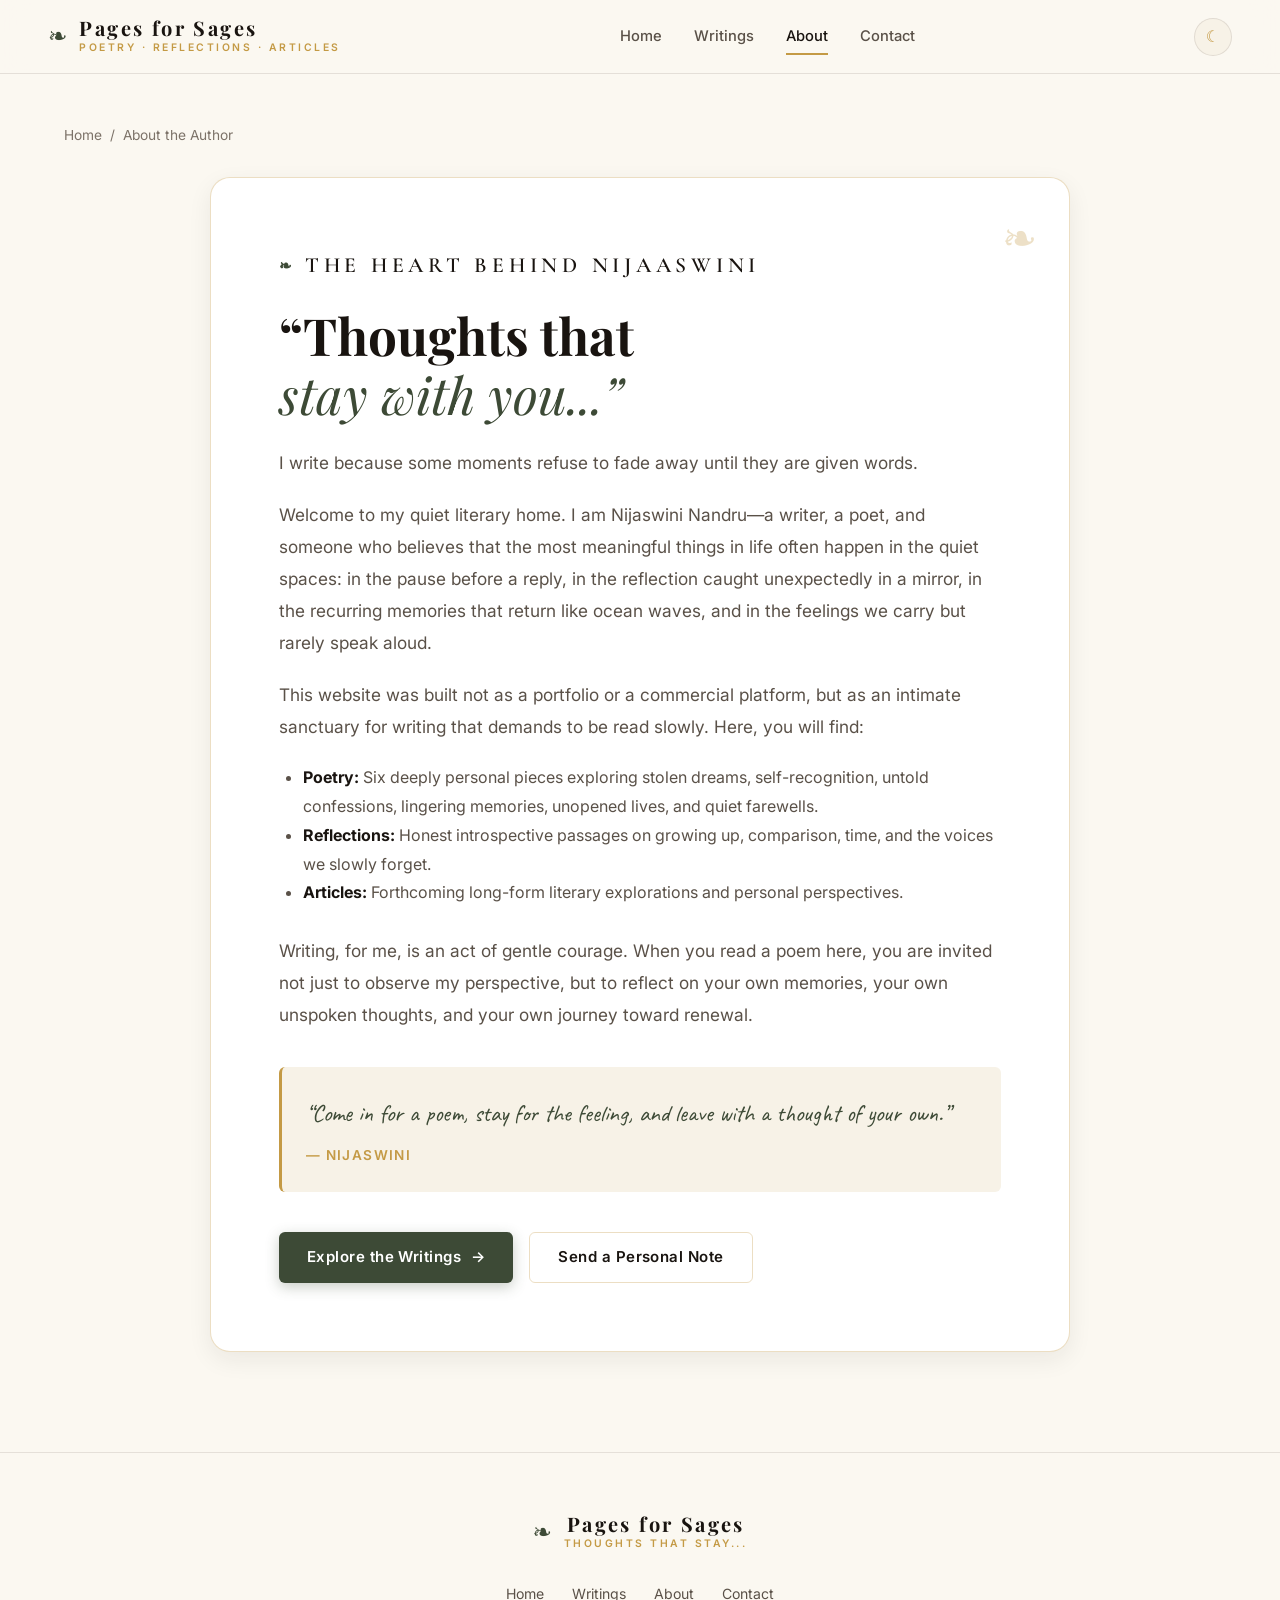
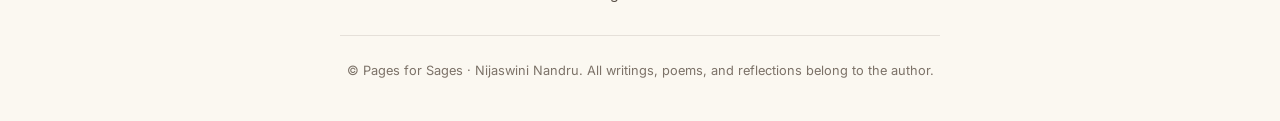
<file: about/index.html>
<!DOCTYPE html>
<html lang="en">
<head>
  <meta charset="utf-8">
  <meta name="viewport" content="width=device-width, initial-scale=1.0">
  <meta name="theme-color" content="#3d4a36">
  <meta name="description" content="About Nijaswini Nandru — Writer, poet, and creator of NIJAASWINI. Thoughts that stay.">
  <title>About the Author — Pages for Sages</title>

  <link rel="preconnect" href="https://fonts.googleapis.com">
  <link rel="preconnect" href="https://fonts.gstatic.com" crossorigin>
  <link href="https://fonts.googleapis.com/css2?family=Caveat:wght@500;600&family=Cormorant+Garamond:ital,wght@0,400;0,500;0,600;0,700;1,400;1,600&family=Inter:wght@300;400;500;600;700&family=Playfair+Display:ital,wght@0,500;0,600;0,700;1,500;1,600&display=swap" rel="stylesheet">

  <link rel="stylesheet" href="../css/styles.css">
  <style>
/* ==========================================================================
   NIJAASWINI — MASTER LITERARY DESIGN SYSTEM
   Author: Nijaswini Nandru
   "Thoughts that stay..."
   ========================================================================== */

@import url('https://fonts.googleapis.com/css2?family=Caveat:wght@500;600&family=Cormorant+Garamond:ital,wght@0,400;0,500;0,600;0,700;1,400;1,600&family=Inter:wght@300;400;500;600;700&family=Playfair+Display:ital,wght@0,500;0,600;0,700;1,500;1,600&display=swap');

:root {
  /* Warm Literary Palette (Default Light) */
  --bg-page: #fbf8f1;
  --bg-page-tint: #f5efe3;
  --bg-card: #ffffff;
  --bg-card-subtle: #f7f2e7;
  --bg-surface: #ede5d5;
  --bg-glass: rgba(251, 248, 241, 0.88);
  --bg-glass-card: rgba(255, 255, 255, 0.85);

  --color-ink: #221d19;
  --color-ink-headings: #191410;
  --color-ink-muted: #5a5148;
  --color-ink-subtle: #7c7268;

  --color-olive: #3d4a36;
  --color-olive-dark: #2a3325;
  --color-olive-light: #526349;
  --color-olive-soft: rgba(61, 74, 54, 0.08);

  --color-earth: #6b5745;
  --color-earth-soft: rgba(107, 87, 69, 0.1);

  --color-gold: #c49a45;
  --color-gold-bright: #dfb55c;
  --color-gold-soft: rgba(196, 154, 69, 0.16);
  --color-gold-border: rgba(196, 154, 69, 0.38);

  --color-amber: #de7e43;
  --color-amber-soft: rgba(222, 126, 67, 0.12);

  --border-delicate: rgba(90, 81, 72, 0.14);
  --border-gold: rgba(196, 154, 69, 0.32);

  --shadow-sm: 0 2px 8px rgba(34, 29, 25, 0.04);
  --shadow-md: 0 8px 24px rgba(34, 29, 25, 0.07);
  --shadow-lg: 0 16px 40px rgba(34, 29, 25, 0.1);
  --shadow-gold: 0 8px 28px rgba(196, 154, 69, 0.15);

  /* Fonts */
  --font-serif: 'Playfair Display', Georgia, serif;
  --font-editorial: 'Cormorant Garamond', Georgia, serif;
  --font-sans: 'Inter', system-ui, -apple-system, sans-serif;
  --font-script: 'Caveat', cursive;

  /* Layout */
  --max-width: 1200px;
  --max-reading-width: 760px;
  --header-height: 74px;
  --radius-sm: 6px;
  --radius-md: 12px;
  --radius-lg: 20px;
  --radius-full: 9999px;

  --transition-smooth: all 0.28s cubic-bezier(0.16, 1, 0.3, 1);
}

/* Warm Dark Theme (Espresso, Amber & Gold) */
body.dark-mode {
  --bg-page: #151311;
  --bg-page-tint: #1c1815;
  --bg-card: #201b17;
  --bg-card-subtle: #27221d;
  --bg-surface: #2d2722;
  --bg-glass: rgba(21, 19, 17, 0.92);
  --bg-glass-card: rgba(32, 27, 23, 0.9);

  --color-ink: #f0e9dc;
  --color-ink-headings: #fcf8f0;
  --color-ink-muted: #b8ab9a;
  --color-ink-subtle: #948674;

  --color-olive: #687e5b;
  --color-olive-dark: #819b71;
  --color-olive-light: #9ab48b;
  --color-olive-soft: rgba(104, 126, 91, 0.18);

  --color-earth: #b29b86;
  --color-earth-soft: rgba(178, 155, 134, 0.15);

  --color-gold: #dfb55c;
  --color-gold-bright: #ebd082;
  --color-gold-soft: rgba(223, 181, 92, 0.2);
  --color-gold-border: rgba(223, 181, 92, 0.45);

  --color-amber: #e8915b;
  --color-amber-soft: rgba(232, 145, 91, 0.18);

  --border-delicate: rgba(240, 233, 220, 0.1);
  --border-gold: rgba(223, 181, 92, 0.35);

  --shadow-sm: 0 2px 8px rgba(0, 0, 0, 0.35);
  --shadow-md: 0 8px 24px rgba(0, 0, 0, 0.45);
  --shadow-lg: 0 16px 40px rgba(0, 0, 0, 0.6);
  --shadow-gold: 0 8px 28px rgba(223, 181, 92, 0.2);
}

/* Base Reset & Typography */
*, *::before, *::after {
  box-sizing: border-box;
  margin: 0;
  padding: 0;
}

html {
  font-size: 16px;
  scroll-behavior: smooth;
  scroll-padding-top: var(--header-height);
  -webkit-text-size-adjust: 100%;
}

body {
  background-color: var(--bg-page);
  color: var(--color-ink);
  font-family: var(--font-sans);
  line-height: 1.65;
  text-rendering: optimizeLegibility;
  -webkit-font-smoothing: antialiased;
  -moz-osx-font-smoothing: grayscale;
  transition: background-color 0.4s ease, color 0.4s ease;
  overflow-x: hidden;
}

a {
  color: inherit;
  text-decoration: none;
  transition: var(--transition-smooth);
}

img {
  max-width: 100%;
  height: auto;
  display: block;
}

button, input, textarea, select {
  font: inherit;
  color: inherit;
  border: none;
  background: none;
}

/* Skip link for Accessibility */
.skip-link {
  position: absolute;
  top: -60px;
  left: 20px;
  background: var(--color-olive);
  color: #ffffff;
  padding: 10px 18px;
  border-radius: var(--radius-sm);
  z-index: 1000;
  font-weight: 500;
  transition: top 0.2s ease;
}
.skip-link:focus {
  top: 16px;
}

/* Layout Wrappers */
.section-wrap {
  width: 100%;
  max-width: var(--max-width);
  margin-left: auto;
  margin-right: auto;
  padding-left: 24px;
  padding-right: 24px;
}

.reading-wrap {
  max-width: var(--max-reading-width);
  margin-left: auto;
  margin-right: auto;
  padding-left: 20px;
  padding-right: 20px;
}

/* Section Headings */
.section-heading {
  display: flex;
  justify-content: space-between;
  align-items: flex-end;
  margin-bottom: 40px;
  border-bottom: 1px solid var(--border-delicate);
  padding-bottom: 20px;
}

.eyebrow {
  font-size: 0.76rem;
  letter-spacing: 0.22em;
  text-transform: uppercase;
  color: var(--color-gold);
  font-weight: 600;
  margin-bottom: 8px;
  display: flex;
  align-items: center;
  gap: 8px;
}

.eyebrow::before {
  content: "❧";
  font-size: 0.95rem;
  color: var(--color-olive);
}

.section-heading h2 {
  font-family: var(--font-serif);
  font-size: 2.25rem;
  font-weight: 600;
  color: var(--color-ink-headings);
  line-height: 1.2;
}

.section-heading h2 em {
  font-style: italic;
  font-weight: 400;
  color: var(--color-olive);
}

.heading-note {
  font-size: 0.92rem;
  color: var(--color-ink-subtle);
  font-style: italic;
  font-family: var(--font-editorial);
  font-size: 1.15rem;
}

/* ==========================================================================
   SITE HEADER & NAVIGATION
   ========================================================================== */
.site-header {
  position: sticky;
  top: 0;
  left: 0;
  width: 100%;
  height: var(--header-height);
  background: var(--bg-glass);
  backdrop-filter: blur(14px);
  -webkit-backdrop-filter: blur(14px);
  border-bottom: 1px solid var(--border-delicate);
  z-index: 100;
  display: flex;
  align-items: center;
  justify-content: space-between;
  padding: 0 clamp(16px, 4vw, 48px);
  transition: background-color 0.3s ease, border-color 0.3s ease;
}

.wordmark {
  display: flex;
  align-items: center;
  gap: 12px;
  color: var(--color-ink-headings);
}

.wordmark .brand-leaf {
  font-size: 1.45rem;
  color: var(--color-olive);
  line-height: 1;
  transition: transform 0.3s ease;
}

.wordmark:hover .brand-leaf {
  transform: rotate(15deg) scale(1.1);
}

.wordmark-text {
  display: flex;
  flex-direction: column;
}

.wordmark-name {
  font-family: var(--font-serif);
  font-size: 1.25rem;
  letter-spacing: 0.12em;
  font-weight: 700;
  line-height: 1.1;
  color: var(--color-ink-headings);
}

.wordmark-tag {
  font-size: 0.65rem;
  letter-spacing: 0.24em;
  text-transform: uppercase;
  color: var(--color-gold);
  font-weight: 600;
}

.site-nav {
  display: flex;
  align-items: center;
  gap: 32px;
}

.site-nav a {
  font-size: 0.92rem;
  font-weight: 500;
  color: var(--color-ink-muted);
  position: relative;
  padding: 6px 0;
}

.site-nav a::after {
  content: '';
  position: absolute;
  bottom: 0;
  left: 0;
  width: 0;
  height: 2px;
  background: var(--color-gold);
  transition: width 0.25s ease;
}

.site-nav a:hover,
.site-nav a.active {
  color: var(--color-ink-headings);
}

.site-nav a:hover::after,
.site-nav a.active::after {
  width: 100%;
}

.header-tools {
  display: flex;
  align-items: center;
  gap: 14px;
}

.search-box {
  display: flex;
  align-items: center;
  gap: 8px;
  background: var(--bg-card-subtle);
  border: 1px solid var(--border-delicate);
  border-radius: var(--radius-full);
  padding: 6px 14px;
  transition: var(--transition-smooth);
}

.search-box:focus-within {
  border-color: var(--color-gold);
  box-shadow: 0 0 0 3px var(--color-gold-soft);
  background: var(--bg-card);
}

.search-box span {
  font-size: 0.95rem;
  color: var(--color-gold);
}

.search-box input {
  font-size: 0.86rem;
  width: 140px;
  transition: width 0.25s ease;
}

.search-box input:focus {
  width: 190px;
  outline: none;
}

.theme-toggle {
  width: 38px;
  height: 38px;
  border-radius: var(--radius-full);
  display: flex;
  align-items: center;
  justify-content: center;
  background: var(--bg-card-subtle);
  border: 1px solid var(--border-delicate);
  cursor: pointer;
  font-size: 1rem;
  color: var(--color-gold);
  transition: var(--transition-smooth);
}

.theme-toggle:hover {
  background: var(--color-gold-soft);
  border-color: var(--color-gold);
  transform: rotate(20deg);
}

.menu-toggle {
  display: none;
  width: 40px;
  height: 40px;
  border-radius: var(--radius-sm);
  background: var(--bg-card-subtle);
  border: 1px solid var(--border-delicate);
  font-size: 1.25rem;
  color: var(--color-ink-headings);
  cursor: pointer;
}

/* ==========================================================================
   BUTTONS & ACCENTS
   ========================================================================== */
.button {
  display: inline-flex;
  align-items: center;
  justify-content: center;
  gap: 10px;
  padding: 12px 28px;
  font-size: 0.94rem;
  font-weight: 600;
  border-radius: var(--radius-sm);
  cursor: pointer;
  transition: var(--transition-smooth);
  letter-spacing: 0.03em;
}

.button-primary {
  background-color: var(--color-olive);
  color: #ffffff;
  box-shadow: 0 4px 14px rgba(61, 74, 54, 0.28);
}

.button-primary:hover {
  background-color: var(--color-olive-dark);
  box-shadow: 0 6px 20px rgba(61, 74, 54, 0.4);
  transform: translateY(-2px);
  color: #ffffff;
}

.button-secondary {
  background: transparent;
  color: var(--color-ink-headings);
  border: 1px solid var(--border-gold);
}

.button-secondary:hover {
  background: var(--color-gold-soft);
  border-color: var(--color-gold);
  transform: translateY(-2px);
}

.button-light {
  background: #ffffff;
  color: var(--color-ink-headings);
  box-shadow: var(--shadow-md);
}

.button-light:hover {
  background: var(--bg-page-tint);
  transform: translateY(-2px);
}

.text-link {
  display: inline-flex;
  align-items: center;
  gap: 6px;
  font-size: 0.95rem;
  font-weight: 600;
  color: var(--color-olive);
  cursor: pointer;
}

.text-link:hover {
  color: var(--color-gold);
  transform: translateX(3px);
}

/* ==========================================================================
   HERO SECTION & CINEMATIC CHARACTER STAGE
   ========================================================================== */
.hero {
  position: relative;
  min-height: calc(100vh - var(--header-height));
  display: grid;
  grid-template-columns: 1.05fr 0.95fr;
  align-items: center;
  padding: 40px clamp(24px, 5vw, 64px);
  max-width: 1400px;
  margin: 0 auto;
  gap: 40px;
  overflow: hidden;
}

.hero-copy {
  z-index: 10;
  max-width: 620px;
}

.hero-tagline {
  font-family: var(--font-script);
  font-size: 2.2rem;
  color: var(--color-gold);
  line-height: 1.1;
  margin-bottom: 12px;
  display: block;
}

.hero h1 {
  font-family: var(--font-serif);
  font-size: clamp(3rem, 5.5vw, 5rem);
  font-weight: 700;
  line-height: 1.02;
  color: var(--color-ink-headings);
  letter-spacing: -0.015em;
  margin-bottom: 24px;
}

.hero h1 em {
  font-style: italic;
  font-weight: 400;
  color: var(--color-olive);
  display: inline-block;
}

.hero-description {
  font-size: 1.15rem;
  line-height: 1.8;
  color: var(--color-ink-muted);
  margin-bottom: 36px;
  font-family: var(--font-editorial);
  font-size: 1.35rem;
}

.hero-actions {
  display: flex;
  align-items: center;
  gap: 16px;
  margin-bottom: 40px;
  flex-wrap: wrap;
}

.hero-stats {
  display: flex;
  gap: 32px;
  padding-top: 24px;
  border-top: 1px solid var(--border-delicate);
}

.hero-stats span {
  display: flex;
  flex-direction: column;
}

.hero-stats b {
  font-family: var(--font-serif);
  font-size: 1.6rem;
  color: var(--color-olive);
  line-height: 1;
}

.hero-stats small {
  font-size: 0.78rem;
  color: var(--color-ink-subtle);
  letter-spacing: 0.08em;
  text-transform: uppercase;
  margin-top: 4px;
}

/* Character Stage & Canvas Scrubbing Engine */
.hero-visual {
  position: relative;
  width: 100%;
  height: clamp(520px, 75vh, 760px);
  display: flex;
  align-items: center;
  justify-content: center;
  user-select: none;
}

.character-stage {
  position: relative;
  width: 100%;
  height: 100%;
  border-radius: var(--radius-lg);
  overflow: hidden;
  background: radial-gradient(circle at 60% 40%, rgba(223, 181, 92, 0.18) 0%, rgba(61, 74, 54, 0.1) 60%, transparent 85%);
  box-shadow: inset 0 0 0 1px var(--border-gold);
  cursor: ew-resize;
}

.character-canvas {
  position: absolute;
  inset: 0;
  width: 100%;
  height: 100%;
  object-fit: cover;
  pointer-events: none;
}

/* Atmospheric decorative rings behind character */
.stage-halo {
  position: absolute;
  width: 480px;
  height: 480px;
  border-radius: 50%;
  border: 1px dashed var(--color-gold-border);
  top: 50%;
  left: 50%;
  transform: translate(-50%, -50%);
  pointer-events: none;
  animation: slowSpin 120s linear infinite;
}

.stage-halo-inner {
  position: absolute;
  width: 360px;
  height: 360px;
  border-radius: 50%;
  border: 1px solid var(--color-gold-border);
  top: 50%;
  left: 50%;
  transform: translate(-50%, -50%);
  pointer-events: none;
}

@keyframes slowSpin {
  from { transform: translate(-50%, -50%) rotate(0deg); }
  to { transform: translate(-50%, -50%) rotate(360deg); }
}

/* Floating literary note pills */
.floating-note {
  position: absolute;
  background: var(--bg-glass-card);
  backdrop-filter: blur(10px);
  -webkit-backdrop-filter: blur(10px);
  padding: 10px 18px;
  border-radius: var(--radius-md);
  border: 1px solid var(--border-gold);
  font-family: var(--font-script);
  font-size: 1.25rem;
  color: var(--color-ink-headings);
  box-shadow: var(--shadow-md);
  pointer-events: none;
  z-index: 5;
  transition: transform 0.4s ease;
}

.note-top {
  top: 40px;
  right: 20px;
  transform: rotate(2.5deg);
}

.note-bottom {
  bottom: 85px;
  left: 20px;
  font-size: 1.15rem;
  transform: rotate(-2deg);
}

/* Scrubber Telemetry & Controls Pill */
.scrub-telemetry-pill {
  position: absolute;
  bottom: 18px;
  left: 50%;
  transform: translateX(-50%);
  background: rgba(22, 19, 17, 0.88);
  backdrop-filter: blur(12px);
  -webkit-backdrop-filter: blur(12px);
  color: #f0e9dc;
  padding: 8px 16px;
  border-radius: var(--radius-full);
  border: 1px solid rgba(223, 181, 92, 0.4);
  font-size: 0.76rem;
  letter-spacing: 0.05em;
  display: flex;
  align-items: center;
  gap: 14px;
  z-index: 15;
  pointer-events: auto;
  box-shadow: 0 4px 20px rgba(0, 0, 0, 0.3);
  max-width: 95%;
}

.telemetry-indicator {
  display: flex;
  align-items: center;
  gap: 6px;
  color: var(--color-gold-bright);
  font-weight: 600;
}

.telemetry-indicator .pulse-dot {
  width: 7px;
  height: 7px;
  border-radius: 50%;
  background: var(--color-gold-bright);
  box-shadow: 0 0 8px var(--color-gold-bright);
  animation: dotPulse 2s infinite ease-in-out;
}

@keyframes dotPulse {
  0%, 100% { opacity: 0.4; transform: scale(0.9); }
  50% { opacity: 1; transform: scale(1.2); }
}

.telemetry-hint {
  color: #c4b9a8;
  font-size: 0.74rem;
  white-space: nowrap;
}

.telemetry-frame-num {
  font-family: monospace;
  background: rgba(255, 255, 255, 0.1);
  padding: 2px 7px;
  border-radius: 4px;
  color: #ffffff;
}

/* ==========================================================================
   VALUES & ETHOS STRIP
   ========================================================================== */
.values-strip {
  background: var(--bg-card-subtle);
  border-top: 1px solid var(--border-delicate);
  border-bottom: 1px solid var(--border-delicate);
  padding: 28px clamp(24px, 5vw, 64px);
  display: grid;
  grid-template-columns: repeat(3, 1fr) 1.2fr;
  align-items: center;
  gap: 28px;
}

.values-item {
  display: flex;
  align-items: flex-start;
  gap: 14px;
}

.value-icon {
  font-size: 1.4rem;
  color: var(--color-gold);
  line-height: 1;
}

.value-text b {
  display: block;
  font-size: 0.95rem;
  color: var(--color-ink-headings);
  font-weight: 600;
}

.value-text small {
  display: block;
  font-size: 0.82rem;
  color: var(--color-ink-subtle);
  margin-top: 2px;
}

.values-quote {
  font-family: var(--font-script);
  font-size: 1.45rem;
  color: var(--color-olive);
  text-align: right;
  line-height: 1.25;
  border-left: 1px solid var(--border-delicate);
  padding-left: 24px;
}

/* ==========================================================================
   DOORWAYS / CATEGORY CARDS
   ========================================================================== */
.category-section {
  padding-top: 80px;
  padding-bottom: 80px;
}

.category-grid {
  display: grid;
  grid-template-columns: repeat(4, 1fr);
  gap: 24px;
}

.category-card {
  position: relative;
  background: var(--bg-card);
  border: 1px solid var(--border-delicate);
  border-radius: var(--radius-md);
  overflow: hidden;
  box-shadow: var(--shadow-sm);
  display: flex;
  flex-direction: column;
  transition: var(--transition-smooth);
}

.category-card:hover {
  transform: translateY(-6px);
  box-shadow: var(--shadow-md);
  border-color: var(--color-gold-border);
}

.category-photo-wrap {
  width: 100%;
  height: 200px;
  position: relative;
  overflow: hidden;
  background-color: var(--bg-surface);
}

.category-photo {
  width: 100%;
  height: 100%;
  object-fit: cover;
  transition: transform 0.6s cubic-bezier(0.16, 1, 0.3, 1);
}

.category-card:hover .category-photo {
  transform: scale(1.06);
}

.category-info {
  padding: 24px;
  display: flex;
  flex-direction: column;
  flex-grow: 1;
}

.category-order {
  font-size: 0.72rem;
  letter-spacing: 0.18em;
  color: var(--color-gold);
  font-weight: 600;
  text-transform: uppercase;
  margin-bottom: 8px;
}

.category-info h3 {
  font-family: var(--font-serif);
  font-size: 1.4rem;
  color: var(--color-ink-headings);
  margin-bottom: 8px;
}

.category-info p {
  font-size: 0.88rem;
  color: var(--color-ink-muted);
  line-height: 1.55;
  margin-bottom: 20px;
  flex-grow: 1;
}

.category-action {
  font-size: 0.86rem;
  font-weight: 600;
  color: var(--color-olive);
  display: flex;
  align-items: center;
  gap: 6px;
  transition: color 0.2s ease;
}

.category-card:hover .category-action {
  color: var(--color-gold);
}

/* ==========================================================================
   FEATURED POEM SECTION
   ========================================================================== */
.featured-section {
  padding-bottom: 80px;
}

.featured-card {
  display: grid;
  grid-template-columns: 1fr 1.15fr;
  background: var(--bg-card);
  border: 1px solid var(--border-gold);
  border-radius: var(--radius-lg);
  overflow: hidden;
  box-shadow: var(--shadow-md);
}

.featured-visual {
  position: relative;
  min-height: 420px;
  background-color: var(--bg-surface);
  overflow: hidden;
}

.featured-visual img {
  width: 100%;
  height: 100%;
  object-fit: cover;
  transition: transform 0.8s ease;
}

.featured-card:hover .featured-visual img {
  transform: scale(1.04);
}

.featured-stamp {
  position: absolute;
  top: 24px;
  left: 24px;
  background: rgba(22, 19, 17, 0.82);
  color: var(--color-gold-bright);
  padding: 6px 14px;
  border-radius: var(--radius-full);
  font-size: 0.72rem;
  letter-spacing: 0.16em;
  font-weight: 700;
  border: 1px solid rgba(223, 181, 92, 0.4);
  backdrop-filter: blur(8px);
}

.featured-visual-caption {
  position: absolute;
  bottom: 24px;
  left: 24px;
  right: 24px;
  color: #ffffff;
  font-family: var(--font-script);
  font-size: 1.45rem;
  text-shadow: 0 2px 8px rgba(0, 0, 0, 0.7);
}

.featured-content {
  padding: clamp(32px, 5vw, 60px);
  display: flex;
  flex-direction: column;
  justify-content: center;
}

.post-meta {
  font-size: 0.76rem;
  letter-spacing: 0.14em;
  text-transform: uppercase;
  color: var(--color-gold);
  font-weight: 600;
  display: flex;
  align-items: center;
  gap: 8px;
  margin-bottom: 14px;
}

.featured-content h3 {
  font-family: var(--font-serif);
  font-size: clamp(2rem, 3.5vw, 2.8rem);
  color: var(--color-ink-headings);
  line-height: 1.15;
  margin-bottom: 16px;
}

.featured-excerpt {
  font-family: var(--font-editorial);
  font-size: 1.3rem;
  line-height: 1.7;
  color: var(--color-ink-muted);
  font-style: italic;
  margin-bottom: 32px;
}

.featured-footnote {
  margin-top: 20px;
  font-size: 0.82rem;
  color: var(--color-ink-subtle);
  font-style: italic;
}

/* ==========================================================================
   WRITINGS COLLECTION & FILTERING
   ========================================================================== */
.writing-section {
  padding-top: 60px;
  padding-bottom: 100px;
}

.writing-tools {
  display: flex;
  justify-content: space-between;
  align-items: center;
  margin-bottom: 36px;
  gap: 20px;
  flex-wrap: wrap;
}

.filters {
  display: inline-flex;
  background: var(--bg-card-subtle);
  border: 1px solid var(--border-delicate);
  border-radius: var(--radius-full);
  padding: 4px;
  gap: 4px;
}

.filter {
  padding: 8px 22px;
  border-radius: var(--radius-full);
  font-size: 0.88rem;
  font-weight: 500;
  color: var(--color-ink-muted);
  cursor: pointer;
  transition: var(--transition-smooth);
}

.filter:hover {
  color: var(--color-ink-headings);
}

.filter.active {
  background: var(--color-olive);
  color: #ffffff;
  box-shadow: 0 2px 8px rgba(61, 74, 54, 0.25);
}

.writing-count-badge {
  font-size: 0.85rem;
  color: var(--color-ink-subtle);
  font-family: var(--font-editorial);
  font-size: 1.15rem;
}

/* Post Cards Grid */
.post-grid {
  display: grid;
  grid-template-columns: repeat(3, 1fr);
  gap: 30px;
}

.post-card {
  background: var(--bg-card);
  border: 1px solid var(--border-delicate);
  border-radius: var(--radius-md);
  overflow: hidden;
  box-shadow: var(--shadow-sm);
  display: flex;
  flex-direction: column;
  transition: var(--transition-smooth);
}

.post-card:hover {
  transform: translateY(-6px);
  box-shadow: var(--shadow-md);
  border-color: var(--color-gold-border);
}

.post-card-btn {
  text-align: left;
  display: flex;
  flex-direction: column;
  height: 100%;
  cursor: pointer;
  background: none;
  border: none;
  padding: 0;
  width: 100%;
}

.post-art {
  width: 100%;
  height: 220px;
  position: relative;
  overflow: hidden;
  background: var(--bg-surface);
}

.post-art img {
  width: 100%;
  height: 100%;
  object-fit: cover;
  transition: transform 0.6s cubic-bezier(0.16, 1, 0.3, 1);
}

.post-card:hover .post-art img {
  transform: scale(1.06);
}

.post-art-number {
  position: absolute;
  top: 14px;
  left: 14px;
  font-family: monospace;
  font-size: 0.74rem;
  font-weight: 700;
  background: rgba(22, 19, 17, 0.78);
  color: var(--color-gold-bright);
  padding: 3px 8px;
  border-radius: 4px;
  backdrop-filter: blur(6px);
}

.post-art-category {
  position: absolute;
  top: 14px;
  right: 14px;
  font-size: 0.68rem;
  letter-spacing: 0.12em;
  text-transform: uppercase;
  background: rgba(22, 19, 17, 0.78);
  color: #ffffff;
  padding: 3px 9px;
  border-radius: var(--radius-full);
  backdrop-filter: blur(6px);
}

.post-card-content {
  padding: 24px;
  display: flex;
  flex-direction: column;
  flex-grow: 1;
}

.post-card-content h3 {
  font-family: var(--font-serif);
  font-size: 1.45rem;
  color: var(--color-ink-headings);
  margin-bottom: 10px;
  line-height: 1.25;
}

.post-excerpt {
  font-size: 0.92rem;
  color: var(--color-ink-muted);
  line-height: 1.6;
  margin-bottom: 24px;
  flex-grow: 1;
}

.card-read-action {
  font-size: 0.88rem;
  font-weight: 600;
  color: var(--color-olive);
  display: flex;
  align-items: center;
  gap: 6px;
  transition: color 0.2s ease;
}

.post-card:hover .card-read-action {
  color: var(--color-gold);
}

/* Empty State / Notice Card */
.empty-state {
  text-align: center;
  padding: 60px 20px;
  background: var(--bg-card-subtle);
  border: 1px dashed var(--border-gold);
  border-radius: var(--radius-md);
  margin: 30px 0;
}

.empty-state h4 {
  font-family: var(--font-serif);
  font-size: 1.6rem;
  color: var(--color-ink-headings);
  margin-bottom: 12px;
}

.empty-state p {
  color: var(--color-ink-muted);
  max-width: 520px;
  margin: 0 auto;
}

/* Placeholder card for Renewal or Articles */
.placeholder-card {
  border: 1px dashed var(--color-gold-border);
  background: var(--bg-card-subtle);
  padding: 36px 28px;
  border-radius: var(--radius-md);
  text-align: center;
  display: flex;
  flex-direction: column;
  align-items: center;
  justify-content: center;
  min-height: 320px;
}

.placeholder-badge {
  font-size: 0.72rem;
  letter-spacing: 0.16em;
  text-transform: uppercase;
  background: var(--color-gold-soft);
  color: var(--color-gold);
  border: 1px solid var(--color-gold-border);
  padding: 4px 12px;
  border-radius: var(--radius-full);
  font-weight: 600;
  margin-bottom: 16px;
}

.placeholder-card h3 {
  font-family: var(--font-serif);
  font-size: 1.5rem;
  color: var(--color-ink-headings);
  margin-bottom: 10px;
}

.placeholder-card p {
  font-size: 0.92rem;
  color: var(--color-ink-muted);
  max-width: 420px;
  line-height: 1.6;
}

/* ==========================================================================
   QUOTE BAND / LITERARY RESPITE
   ========================================================================== */
.quote-band {
  position: relative;
  background: var(--color-olive-dark);
  color: #fbf8f1;
  padding: 90px clamp(24px, 5vw, 64px);
  text-align: center;
  overflow: hidden;
}

.quote-band::before {
  content: "“";
  position: absolute;
  top: -40px;
  left: 50%;
  transform: translateX(-50%);
  font-family: var(--font-serif);
  font-size: 16rem;
  color: rgba(255, 255, 255, 0.04);
  line-height: 1;
  pointer-events: none;
}

.quote-band blockquote {
  font-family: var(--font-editorial);
  font-size: clamp(1.8rem, 3.2vw, 2.7rem);
  line-height: 1.4;
  font-style: italic;
  max-width: 820px;
  margin: 0 auto 24px;
}

.quote-band cite {
  font-size: 0.92rem;
  letter-spacing: 0.15em;
  text-transform: uppercase;
  color: var(--color-gold-bright);
  font-style: normal;
  font-weight: 500;
}

/* ==========================================================================
   ABOUT THE AUTHOR (HOMEPAGE SECTION & STANDALONE PAGE)
   ========================================================================== */
.about-section {
  padding-top: 100px;
  padding-bottom: 100px;
}

.about-grid,
.about-card {
  display: block;
  max-width: 860px;
  margin: 0 auto;
  background: var(--bg-card);
  padding: clamp(36px, 6vw, 68px);
  border-radius: var(--radius-lg);
  border: 1px solid var(--border-gold);
  box-shadow: var(--shadow-md);
  position: relative;
  overflow: hidden;
}

.about-card::after,
.about-grid::after {
  content: "❧";
  position: absolute;
  top: 24px;
  right: 32px;
  font-family: var(--font-serif);
  font-size: 2.6rem;
  color: var(--color-gold);
  opacity: 0.3;
  pointer-events: none;
}

.about-visual {
  position: relative;
}

.about-photo-frame {
  position: relative;
  max-width: 480px;
  width: 100%;
  aspect-ratio: 3 / 4;
  margin: 0 auto;
  border-radius: var(--radius-lg);
  overflow: hidden;
  box-shadow: var(--shadow-lg);
  border: 1px solid var(--border-gold);
}

.about-photo-frame img {
  width: 100%;
  height: 100%;
  object-fit: cover;
  object-position: center top;
  display: block;
}

.about-photo-caption {
  position: absolute;
  bottom: 20px;
  right: 20px;
  background: var(--bg-glass-card);
  backdrop-filter: blur(8px);
  padding: 6px 16px;
  border-radius: var(--radius-full);
  font-family: var(--font-script);
  font-size: 1.25rem;
  color: var(--color-ink-headings);
  border: 1px solid var(--border-gold);
}

.about-copy h2 {
  font-family: var(--font-serif);
  font-size: clamp(2.4rem, 4vw, 3.2rem);
  line-height: 1.15;
  color: var(--color-ink-headings);
  margin-bottom: 24px;
}

.about-copy h2 em {
  font-style: italic;
  font-weight: 400;
  color: var(--color-olive);
}

.about-copy p {
  font-size: 1.08rem;
  line-height: 1.85;
  color: var(--color-ink-muted);
  margin-bottom: 20px;
}

.about-copy p:first-of-type {
  font-family: var(--font-editorial);
  font-size: 1.35rem;
  color: var(--color-ink-headings);
}

/* ==========================================================================
   CONTACT SECTION & FORM
   ========================================================================== */
.contact-section {
  padding-top: 80px;
  padding-bottom: 100px;
  background: var(--bg-card-subtle);
  border-top: 1px solid var(--border-delicate);
}

.contact-inner {
  max-width: 720px;
  margin: 0 auto;
  text-align: center;
}

.contact-inner h2 {
  font-family: var(--font-serif);
  font-size: 2.8rem;
  color: var(--color-ink-headings);
  margin-bottom: 16px;
}

.contact-inner h2 em {
  font-style: italic;
  font-weight: 400;
  color: var(--color-olive);
}

.contact-inner p {
  font-size: 1.1rem;
  color: var(--color-ink-muted);
  margin-bottom: 36px;
}

.contact-form {
  background: var(--bg-card);
  border: 1px solid var(--border-delicate);
  border-radius: var(--radius-lg);
  padding: clamp(24px, 5vw, 44px);
  text-align: left;
  box-shadow: var(--shadow-md);
}

.form-group {
  margin-bottom: 22px;
}

.form-group label {
  display: block;
  font-size: 0.84rem;
  font-weight: 600;
  letter-spacing: 0.05em;
  color: var(--color-ink-headings);
  margin-bottom: 8px;
}

.form-group input,
.form-group select,
.form-group textarea {
  width: 100%;
  padding: 12px 16px;
  background: var(--bg-page);
  border: 1px solid var(--border-delicate);
  border-radius: var(--radius-sm);
  color: var(--color-ink);
  transition: var(--transition-smooth);
}

.form-group input:focus,
.form-group select:focus,
.form-group textarea:focus {
  outline: none;
  border-color: var(--color-gold);
  box-shadow: 0 0 0 3px var(--color-gold-soft);
  background: var(--bg-card);
}

.form-helper {
  font-size: 0.78rem;
  color: var(--color-ink-subtle);
  margin-top: 6px;
}

.form-status-msg {
  padding: 14px 18px;
  border-radius: var(--radius-sm);
  margin-top: 20px;
  font-size: 0.92rem;
  display: none;
}

.form-status-msg.status-success {
  display: block;
  background: rgba(61, 74, 54, 0.12);
  color: var(--color-olive-dark);
  border: 1px solid var(--color-olive);
}

.form-status-msg.status-error {
  display: block;
  background: rgba(222, 126, 67, 0.12);
  color: var(--color-amber);
  border: 1px solid var(--color-amber);
}

/* ==========================================================================
   FOOTER
   ========================================================================== */
.site-footer {
  background: var(--bg-page);
  border-top: 1px solid var(--border-delicate);
  padding: 60px clamp(24px, 5vw, 64px) 40px;
  display: flex;
  flex-direction: column;
  align-items: center;
  text-align: center;
  gap: 20px;
}

.footer-nav {
  display: flex;
  gap: 28px;
  margin: 10px 0;
}

.footer-nav a {
  font-size: 0.88rem;
  color: var(--color-ink-muted);
}

.footer-nav a:hover {
  color: var(--color-gold);
}

.footer-copyright {
  font-size: 0.8rem;
  color: var(--color-ink-subtle);
  border-top: 1px solid var(--border-delicate);
  padding-top: 24px;
  width: 100%;
  max-width: 600px;
}

/* ==========================================================================
   DEDICATED READING VIEW & MODAL READER
   ========================================================================== */
.reader-modal {
  width: min(920px, 94vw);
  max-height: 90vh;
  margin: auto;
  border: 1px solid var(--border-gold);
  border-radius: var(--radius-lg);
  background: var(--bg-card);
  color: var(--color-ink);
  box-shadow: 0 25px 70px rgba(0, 0, 0, 0.45);
  padding: 0;
  overflow: hidden;
}

.reader-modal::backdrop {
  background: rgba(18, 15, 13, 0.75);
  backdrop-filter: blur(8px);
}

.reader-header {
  position: sticky;
  top: 0;
  background: var(--bg-glass);
  backdrop-filter: blur(12px);
  -webkit-backdrop-filter: blur(12px);
  border-bottom: 1px solid var(--border-delicate);
  display: flex;
  justify-content: space-between;
  align-items: center;
  padding: 14px 28px;
  z-index: 10;
}

.reader-brand {
  font-family: var(--font-serif);
  font-size: 0.95rem;
  letter-spacing: 0.1em;
  color: var(--color-gold);
  font-weight: 700;
}

.reader-close-btn {
  width: 34px;
  height: 34px;
  border-radius: 50%;
  background: var(--bg-card-subtle);
  border: 1px solid var(--border-delicate);
  color: var(--color-ink);
  display: flex;
  align-items: center;
  justify-content: center;
  cursor: pointer;
  font-size: 1.1rem;
  transition: var(--transition-smooth);
}

.reader-close-btn:hover {
  background: var(--color-gold-soft);
  color: var(--color-gold);
  transform: rotate(90deg);
}

.reader-body {
  padding: 40px clamp(24px, 6vw, 64px) 60px;
  overflow-y: auto;
  max-height: calc(90vh - 65px);
}

.reader-hero-visual {
  width: 100%;
  height: 280px;
  border-radius: var(--radius-md);
  overflow: hidden;
  margin-bottom: 32px;
  position: relative;
}

.reader-hero-visual img {
  width: 100%;
  height: 100%;
  object-fit: cover;
}

.reader-title {
  font-family: var(--font-serif);
  font-size: clamp(2.2rem, 4vw, 3.2rem);
  line-height: 1.15;
  color: var(--color-ink-headings);
  margin-bottom: 12px;
}

.reader-lead {
  font-family: var(--font-editorial);
  font-size: 1.35rem;
  font-style: italic;
  color: var(--color-ink-muted);
  line-height: 1.6;
  margin-bottom: 32px;
  padding-bottom: 24px;
  border-bottom: 1px solid var(--border-delicate);
}

/* POEM TEXT — Exact Stanza Preservation */
.poem-container {
  margin: 36px 0;
  font-family: var(--font-editorial);
  font-size: 1.42rem;
  line-height: 1.85;
  color: var(--color-ink-headings);
}

.poem-stanza {
  margin-bottom: 2.2rem;
  white-space: pre-line;
}

/* BEHIND THE LINES (AUTHOR INTERPRETATION) */
.behind-the-lines {
  margin-top: 54px;
  background: var(--bg-card-subtle);
  border: 1px solid var(--border-gold);
  border-radius: var(--radius-md);
  padding: 36px clamp(20px, 4vw, 40px);
  position: relative;
}

.behind-kicker {
  font-size: 0.74rem;
  letter-spacing: 0.2em;
  text-transform: uppercase;
  color: var(--color-gold);
  font-weight: 700;
  margin-bottom: 8px;
  display: flex;
  align-items: center;
  gap: 8px;
}

.behind-kicker::before {
  content: "✦";
  color: var(--color-gold);
}

.behind-the-lines h3 {
  font-family: var(--font-serif);
  font-size: 1.6rem;
  color: var(--color-ink-headings);
  margin-bottom: 18px;
}

.behind-copy p {
  font-size: 1.04rem;
  line-height: 1.8;
  color: var(--color-ink-muted);
  margin-bottom: 16px;
}

.reflection-prompt-box {
  margin-top: 28px;
  padding: 20px;
  background: var(--bg-card);
  border-left: 3px solid var(--color-gold);
  border-radius: var(--radius-sm);
}

.reflection-prompt-box b {
  display: block;
  font-size: 0.8rem;
  letter-spacing: 0.12em;
  text-transform: uppercase;
  color: var(--color-gold);
  margin-bottom: 6px;
}

.reflection-prompt-box p {
  font-family: var(--font-editorial);
  font-size: 1.25rem;
  font-style: italic;
  color: var(--color-ink-headings);
  line-height: 1.5;
  margin-bottom: 0;
}

.reader-actions {
  display: flex;
  align-items: center;
  justify-content: space-between;
  margin-top: 48px;
  padding-top: 24px;
  border-top: 1px solid var(--border-delicate);
  flex-wrap: wrap;
  gap: 16px;
}

.reader-nav-links {
  display: flex;
  gap: 20px;
}

/* ==========================================================================
   STANDALONE READING PAGES (writings/the-last-dream.html etc.)
   ========================================================================== */
.standalone-reading-page {
  padding: 50px 0 100px;
}

.breadcrumb {
  display: flex;
  align-items: center;
  gap: 8px;
  font-size: 0.86rem;
  color: var(--color-ink-subtle);
  margin-bottom: 30px;
}

.breadcrumb a:hover {
  color: var(--color-gold);
}

.standalone-hero-visual {
  width: 100%;
  height: clamp(300px, 45vh, 460px);
  border-radius: var(--radius-lg);
  overflow: hidden;
  margin-bottom: 40px;
  border: 1px solid var(--border-gold);
  box-shadow: var(--shadow-md);
}

.standalone-hero-visual img {
  width: 100%;
  height: 100%;
  object-fit: cover;
}

/* ==========================================================================
   RESPONSIVE MEDIA QUERIES
   ========================================================================== */
@media (max-width: 1024px) {
  .hero {
    grid-template-columns: 1fr;
    padding-top: 30px;
    gap: 30px;
    text-align: center;
  }

  .hero-copy {
    max-width: 100%;
    margin: 0 auto;
    display: flex;
    flex-direction: column;
    align-items: center;
  }

  .hero-stats {
    justify-content: center;
  }

  .hero-visual {
    height: 520px;
    max-width: 500px;
    margin: 0 auto;
  }

  .values-strip {
    grid-template-columns: repeat(2, 1fr);
  }

  .values-quote {
    grid-column: span 2;
    text-align: center;
    border-left: none;
    border-top: 1px solid var(--border-delicate);
    padding-top: 18px;
    padding-left: 0;
  }

  .category-grid {
    grid-template-columns: repeat(2, 1fr);
  }

  .post-grid {
    grid-template-columns: repeat(2, 1fr);
  }

  .about-grid {
    grid-template-columns: 1fr;
    gap: 40px;
  }
}

@media (max-width: 768px) {
  :root {
    --header-height: 64px;
  }

  .menu-toggle {
    display: flex;
    align-items: center;
    justify-content: center;
  }

  .site-nav {
    position: fixed;
    top: var(--header-height);
    left: 0;
    width: 100%;
    background: var(--bg-glass);
    backdrop-filter: blur(20px);
    -webkit-backdrop-filter: blur(20px);
    border-bottom: 1px solid var(--border-delicate);
    flex-direction: column;
    padding: 24px;
    gap: 20px;
    transform: translateY(-120%);
    opacity: 0;
    pointer-events: none;
    transition: var(--transition-smooth);
    z-index: 99;
  }

  .site-nav.nav-open {
    transform: translateY(0);
    opacity: 1;
    pointer-events: auto;
  }

  .header-search {
    display: none;
  }

  .featured-card {
    grid-template-columns: 1fr;
  }

  .featured-visual {
    min-height: 280px;
  }

  .category-grid {
    grid-template-columns: 1fr;
  }

  .post-grid {
    grid-template-columns: 1fr;
  }

  .hero-visual {
    height: 440px;
  }

  .note-top, .note-bottom {
    display: none;
  }

  .values-strip {
    grid-template-columns: 1fr;
    gap: 20px;
  }

  .values-quote {
    grid-column: span 1;
  }

  .section-heading {
    flex-direction: column;
    align-items: flex-start;
    gap: 8px;
  }
}

/* Reduced Motion */
@media (prefers-reduced-motion: reduce) {
  *, *::before, *::after {
    animation-duration: 0.01ms !important;
    animation-iteration-count: 1 !important;
    transition-duration: 0.01ms !important;
    scroll-behavior: auto !important;
  }
}


/* Fallbacks for missing or unextracted assets */
.category-photo-wrap {
  background: radial-gradient(circle at 50% 50%, rgba(223, 181, 92, 0.25) 0%, rgba(61, 74, 54, 0.5) 100%), #2c3627;
  display: flex;
  align-items: center;
  justify-content: center;
}
.category-photo-wrap::before {
  content: "❧";
  font-size: 3rem;
  color: var(--color-gold-bright);
  opacity: 0.6;
  position: absolute;
}

.post-art {
  background: radial-gradient(circle at 60% 40%, rgba(223, 181, 92, 0.22) 0%, rgba(61, 74, 54, 0.4) 100%), #2c3627;
  display: flex;
  align-items: center;
  justify-content: center;
}
.post-art::before {
  content: "✦";
  font-size: 2.5rem;
  color: var(--color-gold-bright);
  opacity: 0.5;
  position: absolute;
}

.featured-visual {
  background: radial-gradient(circle at 50% 50%, rgba(223, 181, 92, 0.28) 0%, rgba(42, 51, 37, 0.7) 100%), #2a3325;
}

.character-stage {
  background: radial-gradient(circle at 60% 40%, rgba(223, 181, 92, 0.28) 0%, rgba(61, 74, 54, 0.2) 60%, rgba(22, 19, 17, 0.95) 100%), #1c1815;
}

.about-photo-frame {
  background: radial-gradient(circle at 50% 50%, rgba(223, 181, 92, 0.2) 0%, rgba(61, 74, 54, 0.3) 100%), #2c3627;
}

img {
  transition: opacity 0.3s ease;
}
  </style>
  <script>
    document.addEventListener('DOMContentLoaded', () => {
      const savedTheme = localStorage.getItem('nijaaswini-theme');
      if (savedTheme === 'dark') {
        document.body.classList.add('dark-mode');
        const btn = document.getElementById('themeToggle');
        if (btn) btn.textContent = '☼';
      }
      const themeToggle = document.getElementById('themeToggle');
      if (themeToggle) {
        themeToggle.addEventListener('click', () => {
          const isDark = document.body.classList.toggle('dark-mode');
          themeToggle.textContent = isDark ? '☼' : '☾';
          localStorage.setItem('nijaaswini-theme', isDark ? 'dark' : 'light');
        });
      }
      const menuToggle = document.getElementById('menuToggle');
      const siteNav = document.getElementById('siteNav');
      if (menuToggle && siteNav) {
        menuToggle.addEventListener('click', () => {
          const isExpanded = menuToggle.getAttribute('aria-expanded') === 'true';
          menuToggle.setAttribute('aria-expanded', String(!isExpanded));
          siteNav.classList.toggle('nav-open', !isExpanded);
        });
      }
    });
  </script>
</head>
<body>
  <a class="skip-link" href="#main-content">Skip to content</a>

  <header class="site-header">
    <a class="wordmark" href="../index.html" aria-label="Pages for Sages Homepage">
      <span class="brand-leaf">❧</span>
      <div class="wordmark-text">
        <span class="wordmark-name">Pages for Sages</span>
        <span class="wordmark-tag">Poetry · Reflections · Articles</span>
      </div>
    </a>

    <nav class="site-nav" id="siteNav" aria-label="Main navigation">
      <a href="../index.html">Home</a>
      <a href="../writings/index.html">Writings</a>
      <a href="index.html" class="active">About</a>
      <a href="../contact/index.html">Contact</a>
    </nav>

    <div class="header-tools">
      <button class="theme-toggle" id="themeToggle" aria-label="Toggle color theme" title="Toggle warm dark/light theme">☾</button>
      <button class="menu-toggle" id="menuToggle" aria-expanded="false" aria-controls="siteNav" aria-label="Open mobile navigation">☰</button>
    </div>
  </header>

  <main id="main-content" class="section-wrap" style="padding-top: 50px; padding-bottom: 100px;">
    <!-- Breadcrumb -->
    <nav class="breadcrumb" aria-label="Breadcrumb">
      <a href="../index.html">Home</a>
      <span>/</span>
      <span>About the Author</span>
    </nav>

    <div class="about-grid" style="margin-top: 30px;">
      <div class="about-copy">
        <p class="eyebrow">The Heart Behind NIJAASWINI</p>
        <h2>“Thoughts that<br><em>stay with you...”</em></h2>
        
        <p>
          I write because some moments refuse to fade away until they are given words.
        </p>

        <p>
          Welcome to my quiet literary home. I am Nijaswini Nandru—a writer, a poet, and someone who believes that the most meaningful things in life often happen in the quiet spaces: in the pause before a reply, in the reflection caught unexpectedly in a mirror, in the recurring memories that return like ocean waves, and in the feelings we carry but rarely speak aloud.
        </p>

        <p>
          This website was built not as a portfolio or a commercial platform, but as an intimate sanctuary for writing that demands to be read slowly. Here, you will find:
        </p>

        <ul style="margin: 20px 0 28px 24px; color: var(--color-ink-muted); line-height: 1.8;">
          <li><strong style="color: var(--color-ink-headings);">Poetry:</strong> Six deeply personal pieces exploring stolen dreams, self-recognition, untold confessions, lingering memories, unopened lives, and quiet farewells.</li>
          <li><strong style="color: var(--color-ink-headings);">Reflections:</strong> Honest introspective passages on growing up, comparison, time, and the voices we slowly forget.</li>
          <li><strong style="color: var(--color-ink-headings);">Articles:</strong> Forthcoming long-form literary explorations and personal perspectives.</li>
        </ul>

        <p>
          Writing, for me, is an act of gentle courage. When you read a poem here, you are invited not just to observe my perspective, but to reflect on your own memories, your own unspoken thoughts, and your own journey toward renewal.
        </p>

        <div style="margin-top: 36px; padding: 24px; background: var(--bg-card-subtle); border-left: 3px solid var(--color-gold); border-radius: var(--radius-sm);">
          <p style="font-family: var(--font-script); font-size: 1.5rem; color: var(--color-olive); margin-bottom: 6px;">
            “Come in for a poem, stay for the feeling, and leave with a thought of your own.”
          </p>
          <span style="font-size: 0.85rem; letter-spacing: 0.1em; text-transform: uppercase; color: var(--color-gold); font-weight: 600;">— Nijaswini</span>
        </div>

        <div style="margin-top: 40px; display: flex; gap: 16px; flex-wrap: wrap;">
          <a class="button button-primary" href="../writings/index.html">
            Explore the Writings <span>→</span>
          </a>
          <a class="button button-secondary" href="../contact/index.html">
            Send a Personal Note
          </a>
        </div>
      </div>
    </div>
  </main>

  <footer class="site-footer">
    <a class="wordmark" href="../index.html" aria-label="Pages for Sages">
      <span class="brand-leaf">❧</span>
      <div class="wordmark-text">
        <span class="wordmark-name">Pages for Sages</span>
        <span class="wordmark-tag">Thoughts that stay...</span>
      </div>
    </a>

    <nav class="footer-nav" aria-label="Footer Navigation">
      <a href="../index.html">Home</a>
      <a href="../writings/index.html">Writings</a>
      <a href="index.html">About</a>
      <a href="../contact/index.html">Contact</a>
    </nav>

    <div class="footer-copyright">
      <p>© <span id="currentYear"></span> Pages for Sages · Nijaswini Nandru. All writings, poems, and reflections belong to the author.</p>
    </div>
  </footer>
</body>
</html>
</file>
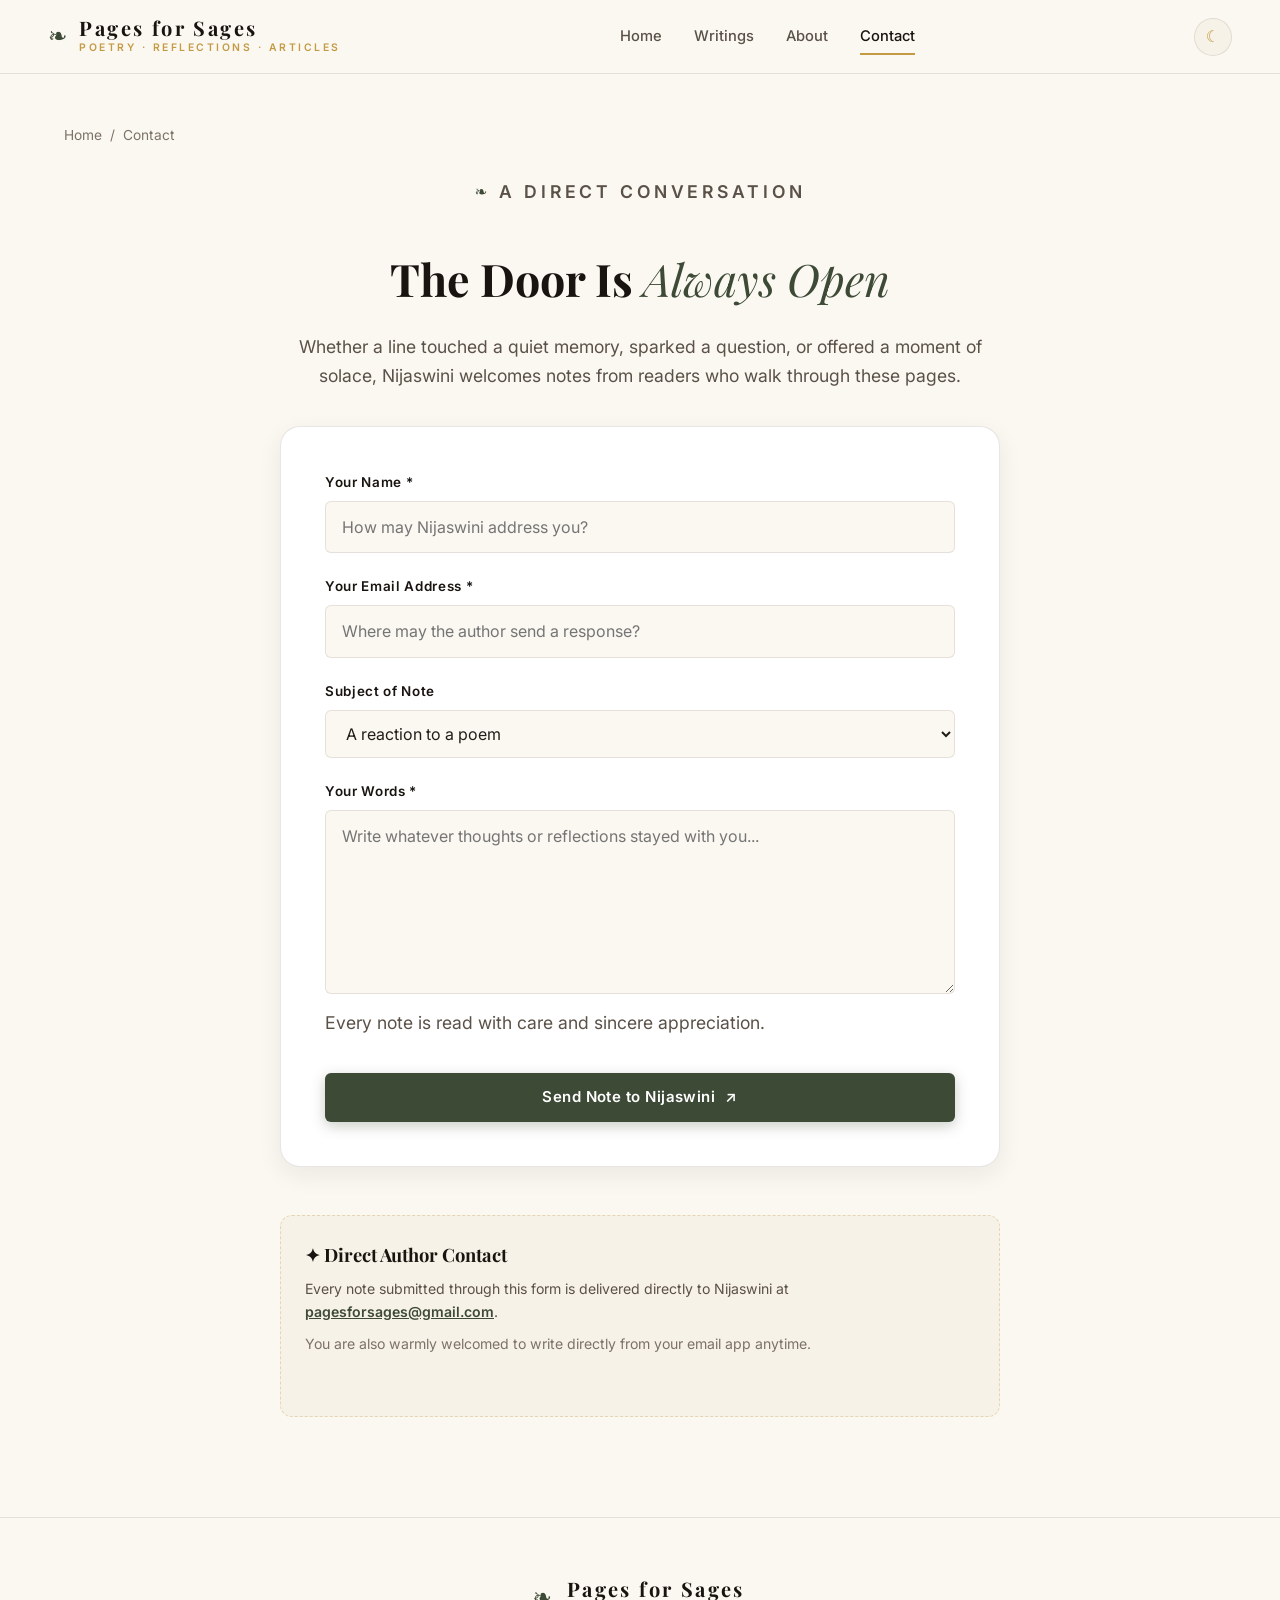
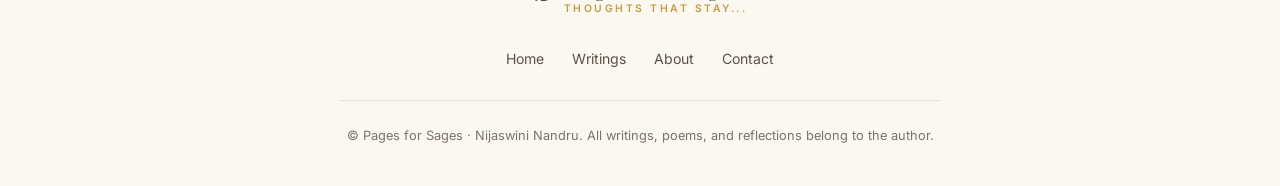
<file: contact/index.html>
﻿<!DOCTYPE html>
<html lang="en">
<head>
  <meta charset="utf-8">
  <meta name="viewport" content="width=device-width, initial-scale=1.0">
  <meta name="theme-color" content="#3d4a36">
  <meta name="description" content="Connect with author Nijaswini Nandru — Share thoughts on poems, reflections, and literature.">
  <title>Connect with the Author — Pages for Sages</title>

  <link rel="preconnect" href="https://fonts.googleapis.com">
  <link rel="preconnect" href="https://fonts.gstatic.com" crossorigin>
  <link href="https://fonts.googleapis.com/css2?family=Caveat:wght@500;600&family=Cormorant+Garamond:ital,wght@0,400;0,500;0,600;0,700;1,400;1,600&family=Inter:wght@300;400;500;600;700&family=Playfair+Display:ital,wght@0,500;0,600;0,700;1,500;1,600&display=swap" rel="stylesheet">

  <link rel="stylesheet" href="../css/styles.css">
  <style>
/* ==========================================================================
   NIJAASWINI — MASTER LITERARY DESIGN SYSTEM
   Author: Nijaswini Nandru
   "Thoughts that stay..."
   ========================================================================== */

@import url('https://fonts.googleapis.com/css2?family=Caveat:wght@500;600&family=Cormorant+Garamond:ital,wght@0,400;0,500;0,600;0,700;1,400;1,600&family=Inter:wght@300;400;500;600;700&family=Playfair+Display:ital,wght@0,500;0,600;0,700;1,500;1,600&display=swap');

:root {
  /* Warm Literary Palette (Default Light) */
  --bg-page: #fbf8f1;
  --bg-page-tint: #f5efe3;
  --bg-card: #ffffff;
  --bg-card-subtle: #f7f2e7;
  --bg-surface: #ede5d5;
  --bg-glass: rgba(251, 248, 241, 0.88);
  --bg-glass-card: rgba(255, 255, 255, 0.85);

  --color-ink: #221d19;
  --color-ink-headings: #191410;
  --color-ink-muted: #5a5148;
  --color-ink-subtle: #7c7268;

  --color-olive: #3d4a36;
  --color-olive-dark: #2a3325;
  --color-olive-light: #526349;
  --color-olive-soft: rgba(61, 74, 54, 0.08);

  --color-earth: #6b5745;
  --color-earth-soft: rgba(107, 87, 69, 0.1);

  --color-gold: #c49a45;
  --color-gold-bright: #dfb55c;
  --color-gold-soft: rgba(196, 154, 69, 0.16);
  --color-gold-border: rgba(196, 154, 69, 0.38);

  --color-amber: #de7e43;
  --color-amber-soft: rgba(222, 126, 67, 0.12);

  --border-delicate: rgba(90, 81, 72, 0.14);
  --border-gold: rgba(196, 154, 69, 0.32);

  --shadow-sm: 0 2px 8px rgba(34, 29, 25, 0.04);
  --shadow-md: 0 8px 24px rgba(34, 29, 25, 0.07);
  --shadow-lg: 0 16px 40px rgba(34, 29, 25, 0.1);
  --shadow-gold: 0 8px 28px rgba(196, 154, 69, 0.15);

  /* Fonts */
  --font-serif: 'Playfair Display', Georgia, serif;
  --font-editorial: 'Cormorant Garamond', Georgia, serif;
  --font-sans: 'Inter', system-ui, -apple-system, sans-serif;
  --font-script: 'Caveat', cursive;

  /* Layout */
  --max-width: 1200px;
  --max-reading-width: 760px;
  --header-height: 74px;
  --radius-sm: 6px;
  --radius-md: 12px;
  --radius-lg: 20px;
  --radius-full: 9999px;

  --transition-smooth: all 0.28s cubic-bezier(0.16, 1, 0.3, 1);
}

/* Warm Dark Theme (Espresso, Amber & Gold) */
body.dark-mode {
  --bg-page: #151311;
  --bg-page-tint: #1c1815;
  --bg-card: #201b17;
  --bg-card-subtle: #27221d;
  --bg-surface: #2d2722;
  --bg-glass: rgba(21, 19, 17, 0.92);
  --bg-glass-card: rgba(32, 27, 23, 0.9);

  --color-ink: #f0e9dc;
  --color-ink-headings: #fcf8f0;
  --color-ink-muted: #b8ab9a;
  --color-ink-subtle: #948674;

  --color-olive: #687e5b;
  --color-olive-dark: #819b71;
  --color-olive-light: #9ab48b;
  --color-olive-soft: rgba(104, 126, 91, 0.18);

  --color-earth: #b29b86;
  --color-earth-soft: rgba(178, 155, 134, 0.15);

  --color-gold: #dfb55c;
  --color-gold-bright: #ebd082;
  --color-gold-soft: rgba(223, 181, 92, 0.2);
  --color-gold-border: rgba(223, 181, 92, 0.45);

  --color-amber: #e8915b;
  --color-amber-soft: rgba(232, 145, 91, 0.18);

  --border-delicate: rgba(240, 233, 220, 0.1);
  --border-gold: rgba(223, 181, 92, 0.35);

  --shadow-sm: 0 2px 8px rgba(0, 0, 0, 0.35);
  --shadow-md: 0 8px 24px rgba(0, 0, 0, 0.45);
  --shadow-lg: 0 16px 40px rgba(0, 0, 0, 0.6);
  --shadow-gold: 0 8px 28px rgba(223, 181, 92, 0.2);
}

/* Base Reset & Typography */
*, *::before, *::after {
  box-sizing: border-box;
  margin: 0;
  padding: 0;
}

html {
  font-size: 16px;
  scroll-behavior: smooth;
  scroll-padding-top: var(--header-height);
  -webkit-text-size-adjust: 100%;
}

body {
  background-color: var(--bg-page);
  color: var(--color-ink);
  font-family: var(--font-sans);
  line-height: 1.65;
  text-rendering: optimizeLegibility;
  -webkit-font-smoothing: antialiased;
  -moz-osx-font-smoothing: grayscale;
  transition: background-color 0.4s ease, color 0.4s ease;
  overflow-x: hidden;
}

a {
  color: inherit;
  text-decoration: none;
  transition: var(--transition-smooth);
}

img {
  max-width: 100%;
  height: auto;
  display: block;
}

button, input, textarea, select {
  font: inherit;
  color: inherit;
  border: none;
  background: none;
}

/* Skip link for Accessibility */
.skip-link {
  position: absolute;
  top: -60px;
  left: 20px;
  background: var(--color-olive);
  color: #ffffff;
  padding: 10px 18px;
  border-radius: var(--radius-sm);
  z-index: 1000;
  font-weight: 500;
  transition: top 0.2s ease;
}
.skip-link:focus {
  top: 16px;
}

/* Layout Wrappers */
.section-wrap {
  width: 100%;
  max-width: var(--max-width);
  margin-left: auto;
  margin-right: auto;
  padding-left: 24px;
  padding-right: 24px;
}

.reading-wrap {
  max-width: var(--max-reading-width);
  margin-left: auto;
  margin-right: auto;
  padding-left: 20px;
  padding-right: 20px;
}

/* Section Headings */
.section-heading {
  display: flex;
  justify-content: space-between;
  align-items: flex-end;
  margin-bottom: 40px;
  border-bottom: 1px solid var(--border-delicate);
  padding-bottom: 20px;
}

.eyebrow {
  font-size: 0.76rem;
  letter-spacing: 0.22em;
  text-transform: uppercase;
  color: var(--color-gold);
  font-weight: 600;
  margin-bottom: 8px;
  display: flex;
  align-items: center;
  gap: 8px;
}

.eyebrow::before {
  content: "❧";
  font-size: 0.95rem;
  color: var(--color-olive);
}

.section-heading h2 {
  font-family: var(--font-serif);
  font-size: 2.25rem;
  font-weight: 600;
  color: var(--color-ink-headings);
  line-height: 1.2;
}

.section-heading h2 em {
  font-style: italic;
  font-weight: 400;
  color: var(--color-olive);
}

.heading-note {
  font-size: 0.92rem;
  color: var(--color-ink-subtle);
  font-style: italic;
  font-family: var(--font-editorial);
  font-size: 1.15rem;
}

/* ==========================================================================
   SITE HEADER & NAVIGATION
   ========================================================================== */
.site-header {
  position: sticky;
  top: 0;
  left: 0;
  width: 100%;
  height: var(--header-height);
  background: var(--bg-glass);
  backdrop-filter: blur(14px);
  -webkit-backdrop-filter: blur(14px);
  border-bottom: 1px solid var(--border-delicate);
  z-index: 100;
  display: flex;
  align-items: center;
  justify-content: space-between;
  padding: 0 clamp(16px, 4vw, 48px);
  transition: background-color 0.3s ease, border-color 0.3s ease;
}

.wordmark {
  display: flex;
  align-items: center;
  gap: 12px;
  color: var(--color-ink-headings);
}

.wordmark .brand-leaf {
  font-size: 1.45rem;
  color: var(--color-olive);
  line-height: 1;
  transition: transform 0.3s ease;
}

.wordmark:hover .brand-leaf {
  transform: rotate(15deg) scale(1.1);
}

.wordmark-text {
  display: flex;
  flex-direction: column;
}

.wordmark-name {
  font-family: var(--font-serif);
  font-size: 1.25rem;
  letter-spacing: 0.12em;
  font-weight: 700;
  line-height: 1.1;
  color: var(--color-ink-headings);
}

.wordmark-tag {
  font-size: 0.65rem;
  letter-spacing: 0.24em;
  text-transform: uppercase;
  color: var(--color-gold);
  font-weight: 600;
}

.site-nav {
  display: flex;
  align-items: center;
  gap: 32px;
}

.site-nav a {
  font-size: 0.92rem;
  font-weight: 500;
  color: var(--color-ink-muted);
  position: relative;
  padding: 6px 0;
}

.site-nav a::after {
  content: '';
  position: absolute;
  bottom: 0;
  left: 0;
  width: 0;
  height: 2px;
  background: var(--color-gold);
  transition: width 0.25s ease;
}

.site-nav a:hover,
.site-nav a.active {
  color: var(--color-ink-headings);
}

.site-nav a:hover::after,
.site-nav a.active::after {
  width: 100%;
}

.header-tools {
  display: flex;
  align-items: center;
  gap: 14px;
}

.search-box {
  display: flex;
  align-items: center;
  gap: 8px;
  background: var(--bg-card-subtle);
  border: 1px solid var(--border-delicate);
  border-radius: var(--radius-full);
  padding: 6px 14px;
  transition: var(--transition-smooth);
}

.search-box:focus-within {
  border-color: var(--color-gold);
  box-shadow: 0 0 0 3px var(--color-gold-soft);
  background: var(--bg-card);
}

.search-box span {
  font-size: 0.95rem;
  color: var(--color-gold);
}

.search-box input {
  font-size: 0.86rem;
  width: 140px;
  transition: width 0.25s ease;
}

.search-box input:focus {
  width: 190px;
  outline: none;
}

.theme-toggle {
  width: 38px;
  height: 38px;
  border-radius: var(--radius-full);
  display: flex;
  align-items: center;
  justify-content: center;
  background: var(--bg-card-subtle);
  border: 1px solid var(--border-delicate);
  cursor: pointer;
  font-size: 1rem;
  color: var(--color-gold);
  transition: var(--transition-smooth);
}

.theme-toggle:hover {
  background: var(--color-gold-soft);
  border-color: var(--color-gold);
  transform: rotate(20deg);
}

.menu-toggle {
  display: none;
  width: 40px;
  height: 40px;
  border-radius: var(--radius-sm);
  background: var(--bg-card-subtle);
  border: 1px solid var(--border-delicate);
  font-size: 1.25rem;
  color: var(--color-ink-headings);
  cursor: pointer;
}

/* ==========================================================================
   BUTTONS & ACCENTS
   ========================================================================== */
.button {
  display: inline-flex;
  align-items: center;
  justify-content: center;
  gap: 10px;
  padding: 12px 28px;
  font-size: 0.94rem;
  font-weight: 600;
  border-radius: var(--radius-sm);
  cursor: pointer;
  transition: var(--transition-smooth);
  letter-spacing: 0.03em;
}

.button-primary {
  background-color: var(--color-olive);
  color: #ffffff;
  box-shadow: 0 4px 14px rgba(61, 74, 54, 0.28);
}

.button-primary:hover {
  background-color: var(--color-olive-dark);
  box-shadow: 0 6px 20px rgba(61, 74, 54, 0.4);
  transform: translateY(-2px);
  color: #ffffff;
}

.button-secondary {
  background: transparent;
  color: var(--color-ink-headings);
  border: 1px solid var(--border-gold);
}

.button-secondary:hover {
  background: var(--color-gold-soft);
  border-color: var(--color-gold);
  transform: translateY(-2px);
}

.button-light {
  background: #ffffff;
  color: var(--color-ink-headings);
  box-shadow: var(--shadow-md);
}

.button-light:hover {
  background: var(--bg-page-tint);
  transform: translateY(-2px);
}

.text-link {
  display: inline-flex;
  align-items: center;
  gap: 6px;
  font-size: 0.95rem;
  font-weight: 600;
  color: var(--color-olive);
  cursor: pointer;
}

.text-link:hover {
  color: var(--color-gold);
  transform: translateX(3px);
}

/* ==========================================================================
   HERO SECTION & CINEMATIC CHARACTER STAGE
   ========================================================================== */
.hero {
  position: relative;
  min-height: calc(100vh - var(--header-height));
  display: grid;
  grid-template-columns: 1.05fr 0.95fr;
  align-items: center;
  padding: 40px clamp(24px, 5vw, 64px);
  max-width: 1400px;
  margin: 0 auto;
  gap: 40px;
  overflow: hidden;
}

.hero-copy {
  z-index: 10;
  max-width: 620px;
}

.hero-tagline {
  font-family: var(--font-script);
  font-size: 2.2rem;
  color: var(--color-gold);
  line-height: 1.1;
  margin-bottom: 12px;
  display: block;
}

.hero h1 {
  font-family: var(--font-serif);
  font-size: clamp(3rem, 5.5vw, 5rem);
  font-weight: 700;
  line-height: 1.02;
  color: var(--color-ink-headings);
  letter-spacing: -0.015em;
  margin-bottom: 24px;
}

.hero h1 em {
  font-style: italic;
  font-weight: 400;
  color: var(--color-olive);
  display: inline-block;
}

.hero-description {
  font-size: 1.15rem;
  line-height: 1.8;
  color: var(--color-ink-muted);
  margin-bottom: 36px;
  font-family: var(--font-editorial);
  font-size: 1.35rem;
}

.hero-actions {
  display: flex;
  align-items: center;
  gap: 16px;
  margin-bottom: 40px;
  flex-wrap: wrap;
}

.hero-stats {
  display: flex;
  gap: 32px;
  padding-top: 24px;
  border-top: 1px solid var(--border-delicate);
}

.hero-stats span {
  display: flex;
  flex-direction: column;
}

.hero-stats b {
  font-family: var(--font-serif);
  font-size: 1.6rem;
  color: var(--color-olive);
  line-height: 1;
}

.hero-stats small {
  font-size: 0.78rem;
  color: var(--color-ink-subtle);
  letter-spacing: 0.08em;
  text-transform: uppercase;
  margin-top: 4px;
}

/* Character Stage & Canvas Scrubbing Engine */
.hero-visual {
  position: relative;
  width: 100%;
  height: clamp(520px, 75vh, 760px);
  display: flex;
  align-items: center;
  justify-content: center;
  user-select: none;
}

.character-stage {
  position: relative;
  width: 100%;
  height: 100%;
  border-radius: var(--radius-lg);
  overflow: hidden;
  background: radial-gradient(circle at 60% 40%, rgba(223, 181, 92, 0.18) 0%, rgba(61, 74, 54, 0.1) 60%, transparent 85%);
  box-shadow: inset 0 0 0 1px var(--border-gold);
  cursor: ew-resize;
}

.character-canvas {
  position: absolute;
  inset: 0;
  width: 100%;
  height: 100%;
  object-fit: cover;
  pointer-events: none;
}

/* Atmospheric decorative rings behind character */
.stage-halo {
  position: absolute;
  width: 480px;
  height: 480px;
  border-radius: 50%;
  border: 1px dashed var(--color-gold-border);
  top: 50%;
  left: 50%;
  transform: translate(-50%, -50%);
  pointer-events: none;
  animation: slowSpin 120s linear infinite;
}

.stage-halo-inner {
  position: absolute;
  width: 360px;
  height: 360px;
  border-radius: 50%;
  border: 1px solid var(--color-gold-border);
  top: 50%;
  left: 50%;
  transform: translate(-50%, -50%);
  pointer-events: none;
}

@keyframes slowSpin {
  from { transform: translate(-50%, -50%) rotate(0deg); }
  to { transform: translate(-50%, -50%) rotate(360deg); }
}

/* Floating literary note pills */
.floating-note {
  position: absolute;
  background: var(--bg-glass-card);
  backdrop-filter: blur(10px);
  -webkit-backdrop-filter: blur(10px);
  padding: 10px 18px;
  border-radius: var(--radius-md);
  border: 1px solid var(--border-gold);
  font-family: var(--font-script);
  font-size: 1.25rem;
  color: var(--color-ink-headings);
  box-shadow: var(--shadow-md);
  pointer-events: none;
  z-index: 5;
  transition: transform 0.4s ease;
}

.note-top {
  top: 40px;
  right: 20px;
  transform: rotate(2.5deg);
}

.note-bottom {
  bottom: 85px;
  left: 20px;
  font-size: 1.15rem;
  transform: rotate(-2deg);
}

/* Scrubber Telemetry & Controls Pill */
.scrub-telemetry-pill {
  position: absolute;
  bottom: 18px;
  left: 50%;
  transform: translateX(-50%);
  background: rgba(22, 19, 17, 0.88);
  backdrop-filter: blur(12px);
  -webkit-backdrop-filter: blur(12px);
  color: #f0e9dc;
  padding: 8px 16px;
  border-radius: var(--radius-full);
  border: 1px solid rgba(223, 181, 92, 0.4);
  font-size: 0.76rem;
  letter-spacing: 0.05em;
  display: flex;
  align-items: center;
  gap: 14px;
  z-index: 15;
  pointer-events: auto;
  box-shadow: 0 4px 20px rgba(0, 0, 0, 0.3);
  max-width: 95%;
}

.telemetry-indicator {
  display: flex;
  align-items: center;
  gap: 6px;
  color: var(--color-gold-bright);
  font-weight: 600;
}

.telemetry-indicator .pulse-dot {
  width: 7px;
  height: 7px;
  border-radius: 50%;
  background: var(--color-gold-bright);
  box-shadow: 0 0 8px var(--color-gold-bright);
  animation: dotPulse 2s infinite ease-in-out;
}

@keyframes dotPulse {
  0%, 100% { opacity: 0.4; transform: scale(0.9); }
  50% { opacity: 1; transform: scale(1.2); }
}

.telemetry-hint {
  color: #c4b9a8;
  font-size: 0.74rem;
  white-space: nowrap;
}

.telemetry-frame-num {
  font-family: monospace;
  background: rgba(255, 255, 255, 0.1);
  padding: 2px 7px;
  border-radius: 4px;
  color: #ffffff;
}

/* ==========================================================================
   VALUES & ETHOS STRIP
   ========================================================================== */
.values-strip {
  background: var(--bg-card-subtle);
  border-top: 1px solid var(--border-delicate);
  border-bottom: 1px solid var(--border-delicate);
  padding: 28px clamp(24px, 5vw, 64px);
  display: grid;
  grid-template-columns: repeat(3, 1fr) 1.2fr;
  align-items: center;
  gap: 28px;
}

.values-item {
  display: flex;
  align-items: flex-start;
  gap: 14px;
}

.value-icon {
  font-size: 1.4rem;
  color: var(--color-gold);
  line-height: 1;
}

.value-text b {
  display: block;
  font-size: 0.95rem;
  color: var(--color-ink-headings);
  font-weight: 600;
}

.value-text small {
  display: block;
  font-size: 0.82rem;
  color: var(--color-ink-subtle);
  margin-top: 2px;
}

.values-quote {
  font-family: var(--font-script);
  font-size: 1.45rem;
  color: var(--color-olive);
  text-align: right;
  line-height: 1.25;
  border-left: 1px solid var(--border-delicate);
  padding-left: 24px;
}

/* ==========================================================================
   DOORWAYS / CATEGORY CARDS
   ========================================================================== */
.category-section {
  padding-top: 80px;
  padding-bottom: 80px;
}

.category-grid {
  display: grid;
  grid-template-columns: repeat(4, 1fr);
  gap: 24px;
}

.category-card {
  position: relative;
  background: var(--bg-card);
  border: 1px solid var(--border-delicate);
  border-radius: var(--radius-md);
  overflow: hidden;
  box-shadow: var(--shadow-sm);
  display: flex;
  flex-direction: column;
  transition: var(--transition-smooth);
}

.category-card:hover {
  transform: translateY(-6px);
  box-shadow: var(--shadow-md);
  border-color: var(--color-gold-border);
}

.category-photo-wrap {
  width: 100%;
  height: 200px;
  position: relative;
  overflow: hidden;
  background-color: var(--bg-surface);
}

.category-photo {
  width: 100%;
  height: 100%;
  object-fit: cover;
  transition: transform 0.6s cubic-bezier(0.16, 1, 0.3, 1);
}

.category-card:hover .category-photo {
  transform: scale(1.06);
}

.category-info {
  padding: 24px;
  display: flex;
  flex-direction: column;
  flex-grow: 1;
}

.category-order {
  font-size: 0.72rem;
  letter-spacing: 0.18em;
  color: var(--color-gold);
  font-weight: 600;
  text-transform: uppercase;
  margin-bottom: 8px;
}

.category-info h3 {
  font-family: var(--font-serif);
  font-size: 1.4rem;
  color: var(--color-ink-headings);
  margin-bottom: 8px;
}

.category-info p {
  font-size: 0.88rem;
  color: var(--color-ink-muted);
  line-height: 1.55;
  margin-bottom: 20px;
  flex-grow: 1;
}

.category-action {
  font-size: 0.86rem;
  font-weight: 600;
  color: var(--color-olive);
  display: flex;
  align-items: center;
  gap: 6px;
  transition: color 0.2s ease;
}

.category-card:hover .category-action {
  color: var(--color-gold);
}

/* ==========================================================================
   FEATURED POEM SECTION
   ========================================================================== */
.featured-section {
  padding-bottom: 80px;
}

.featured-card {
  display: grid;
  grid-template-columns: 1fr 1.15fr;
  background: var(--bg-card);
  border: 1px solid var(--border-gold);
  border-radius: var(--radius-lg);
  overflow: hidden;
  box-shadow: var(--shadow-md);
}

.featured-visual {
  position: relative;
  min-height: 420px;
  background-color: var(--bg-surface);
  overflow: hidden;
}

.featured-visual img {
  width: 100%;
  height: 100%;
  object-fit: cover;
  transition: transform 0.8s ease;
}

.featured-card:hover .featured-visual img {
  transform: scale(1.04);
}

.featured-stamp {
  position: absolute;
  top: 24px;
  left: 24px;
  background: rgba(22, 19, 17, 0.82);
  color: var(--color-gold-bright);
  padding: 6px 14px;
  border-radius: var(--radius-full);
  font-size: 0.72rem;
  letter-spacing: 0.16em;
  font-weight: 700;
  border: 1px solid rgba(223, 181, 92, 0.4);
  backdrop-filter: blur(8px);
}

.featured-visual-caption {
  position: absolute;
  bottom: 24px;
  left: 24px;
  right: 24px;
  color: #ffffff;
  font-family: var(--font-script);
  font-size: 1.45rem;
  text-shadow: 0 2px 8px rgba(0, 0, 0, 0.7);
}

.featured-content {
  padding: clamp(32px, 5vw, 60px);
  display: flex;
  flex-direction: column;
  justify-content: center;
}

.post-meta {
  font-size: 0.76rem;
  letter-spacing: 0.14em;
  text-transform: uppercase;
  color: var(--color-gold);
  font-weight: 600;
  display: flex;
  align-items: center;
  gap: 8px;
  margin-bottom: 14px;
}

.featured-content h3 {
  font-family: var(--font-serif);
  font-size: clamp(2rem, 3.5vw, 2.8rem);
  color: var(--color-ink-headings);
  line-height: 1.15;
  margin-bottom: 16px;
}

.featured-excerpt {
  font-family: var(--font-editorial);
  font-size: 1.3rem;
  line-height: 1.7;
  color: var(--color-ink-muted);
  font-style: italic;
  margin-bottom: 32px;
}

.featured-footnote {
  margin-top: 20px;
  font-size: 0.82rem;
  color: var(--color-ink-subtle);
  font-style: italic;
}

/* ==========================================================================
   WRITINGS COLLECTION & FILTERING
   ========================================================================== */
.writing-section {
  padding-top: 60px;
  padding-bottom: 100px;
}

.writing-tools {
  display: flex;
  justify-content: space-between;
  align-items: center;
  margin-bottom: 36px;
  gap: 20px;
  flex-wrap: wrap;
}

.filters {
  display: inline-flex;
  background: var(--bg-card-subtle);
  border: 1px solid var(--border-delicate);
  border-radius: var(--radius-full);
  padding: 4px;
  gap: 4px;
}

.filter {
  padding: 8px 22px;
  border-radius: var(--radius-full);
  font-size: 0.88rem;
  font-weight: 500;
  color: var(--color-ink-muted);
  cursor: pointer;
  transition: var(--transition-smooth);
}

.filter:hover {
  color: var(--color-ink-headings);
}

.filter.active {
  background: var(--color-olive);
  color: #ffffff;
  box-shadow: 0 2px 8px rgba(61, 74, 54, 0.25);
}

.writing-count-badge {
  font-size: 0.85rem;
  color: var(--color-ink-subtle);
  font-family: var(--font-editorial);
  font-size: 1.15rem;
}

/* Post Cards Grid */
.post-grid {
  display: grid;
  grid-template-columns: repeat(3, 1fr);
  gap: 30px;
}

.post-card {
  background: var(--bg-card);
  border: 1px solid var(--border-delicate);
  border-radius: var(--radius-md);
  overflow: hidden;
  box-shadow: var(--shadow-sm);
  display: flex;
  flex-direction: column;
  transition: var(--transition-smooth);
}

.post-card:hover {
  transform: translateY(-6px);
  box-shadow: var(--shadow-md);
  border-color: var(--color-gold-border);
}

.post-card-btn {
  text-align: left;
  display: flex;
  flex-direction: column;
  height: 100%;
  cursor: pointer;
  background: none;
  border: none;
  padding: 0;
  width: 100%;
}

.post-art {
  width: 100%;
  height: 220px;
  position: relative;
  overflow: hidden;
  background: var(--bg-surface);
}

.post-art img {
  width: 100%;
  height: 100%;
  object-fit: cover;
  transition: transform 0.6s cubic-bezier(0.16, 1, 0.3, 1);
}

.post-card:hover .post-art img {
  transform: scale(1.06);
}

.post-art-number {
  position: absolute;
  top: 14px;
  left: 14px;
  font-family: monospace;
  font-size: 0.74rem;
  font-weight: 700;
  background: rgba(22, 19, 17, 0.78);
  color: var(--color-gold-bright);
  padding: 3px 8px;
  border-radius: 4px;
  backdrop-filter: blur(6px);
}

.post-art-category {
  position: absolute;
  top: 14px;
  right: 14px;
  font-size: 0.68rem;
  letter-spacing: 0.12em;
  text-transform: uppercase;
  background: rgba(22, 19, 17, 0.78);
  color: #ffffff;
  padding: 3px 9px;
  border-radius: var(--radius-full);
  backdrop-filter: blur(6px);
}

.post-card-content {
  padding: 24px;
  display: flex;
  flex-direction: column;
  flex-grow: 1;
}

.post-card-content h3 {
  font-family: var(--font-serif);
  font-size: 1.45rem;
  color: var(--color-ink-headings);
  margin-bottom: 10px;
  line-height: 1.25;
}

.post-excerpt {
  font-size: 0.92rem;
  color: var(--color-ink-muted);
  line-height: 1.6;
  margin-bottom: 24px;
  flex-grow: 1;
}

.card-read-action {
  font-size: 0.88rem;
  font-weight: 600;
  color: var(--color-olive);
  display: flex;
  align-items: center;
  gap: 6px;
  transition: color 0.2s ease;
}

.post-card:hover .card-read-action {
  color: var(--color-gold);
}

/* Empty State / Notice Card */
.empty-state {
  text-align: center;
  padding: 60px 20px;
  background: var(--bg-card-subtle);
  border: 1px dashed var(--border-gold);
  border-radius: var(--radius-md);
  margin: 30px 0;
}

.empty-state h4 {
  font-family: var(--font-serif);
  font-size: 1.6rem;
  color: var(--color-ink-headings);
  margin-bottom: 12px;
}

.empty-state p {
  color: var(--color-ink-muted);
  max-width: 520px;
  margin: 0 auto;
}

/* Placeholder card for Renewal or Articles */
.placeholder-card {
  border: 1px dashed var(--color-gold-border);
  background: var(--bg-card-subtle);
  padding: 36px 28px;
  border-radius: var(--radius-md);
  text-align: center;
  display: flex;
  flex-direction: column;
  align-items: center;
  justify-content: center;
  min-height: 320px;
}

.placeholder-badge {
  font-size: 0.72rem;
  letter-spacing: 0.16em;
  text-transform: uppercase;
  background: var(--color-gold-soft);
  color: var(--color-gold);
  border: 1px solid var(--color-gold-border);
  padding: 4px 12px;
  border-radius: var(--radius-full);
  font-weight: 600;
  margin-bottom: 16px;
}

.placeholder-card h3 {
  font-family: var(--font-serif);
  font-size: 1.5rem;
  color: var(--color-ink-headings);
  margin-bottom: 10px;
}

.placeholder-card p {
  font-size: 0.92rem;
  color: var(--color-ink-muted);
  max-width: 420px;
  line-height: 1.6;
}

/* ==========================================================================
   QUOTE BAND / LITERARY RESPITE
   ========================================================================== */
.quote-band {
  position: relative;
  background: var(--color-olive-dark);
  color: #fbf8f1;
  padding: 90px clamp(24px, 5vw, 64px);
  text-align: center;
  overflow: hidden;
}

.quote-band::before {
  content: "“";
  position: absolute;
  top: -40px;
  left: 50%;
  transform: translateX(-50%);
  font-family: var(--font-serif);
  font-size: 16rem;
  color: rgba(255, 255, 255, 0.04);
  line-height: 1;
  pointer-events: none;
}

.quote-band blockquote {
  font-family: var(--font-editorial);
  font-size: clamp(1.8rem, 3.2vw, 2.7rem);
  line-height: 1.4;
  font-style: italic;
  max-width: 820px;
  margin: 0 auto 24px;
}

.quote-band cite {
  font-size: 0.92rem;
  letter-spacing: 0.15em;
  text-transform: uppercase;
  color: var(--color-gold-bright);
  font-style: normal;
  font-weight: 500;
}

/* ==========================================================================
   ABOUT THE AUTHOR (HOMEPAGE SECTION & STANDALONE PAGE)
   ========================================================================== */
.about-section {
  padding-top: 100px;
  padding-bottom: 100px;
}

.about-grid {
  display: grid;
  grid-template-columns: 0.9fr 1.1fr;
  gap: 60px;
  align-items: center;
}

.about-visual {
  position: relative;
}

.about-photo-frame {
  position: relative;
  border-radius: var(--radius-lg);
  overflow: hidden;
  box-shadow: var(--shadow-lg);
  border: 1px solid var(--border-gold);
}

.about-photo-frame img {
  width: 100%;
  height: clamp(400px, 55vh, 600px);
  object-fit: cover;
}

.about-photo-caption {
  position: absolute;
  bottom: 20px;
  right: 20px;
  background: var(--bg-glass-card);
  backdrop-filter: blur(8px);
  padding: 6px 16px;
  border-radius: var(--radius-full);
  font-family: var(--font-script);
  font-size: 1.25rem;
  color: var(--color-ink-headings);
  border: 1px solid var(--border-gold);
}

.about-copy h2 {
  font-family: var(--font-serif);
  font-size: clamp(2.4rem, 4vw, 3.2rem);
  line-height: 1.15;
  color: var(--color-ink-headings);
  margin-bottom: 24px;
}

.about-copy h2 em {
  font-style: italic;
  font-weight: 400;
  color: var(--color-olive);
}

.about-copy p {
  font-size: 1.08rem;
  line-height: 1.85;
  color: var(--color-ink-muted);
  margin-bottom: 20px;
}

.about-copy p:first-of-type {
  font-family: var(--font-editorial);
  font-size: 1.35rem;
  color: var(--color-ink-headings);
}

/* ==========================================================================
   CONTACT SECTION & FORM
   ========================================================================== */
.contact-section {
  padding-top: 80px;
  padding-bottom: 100px;
  background: var(--bg-card-subtle);
  border-top: 1px solid var(--border-delicate);
}

.contact-inner {
  max-width: 720px;
  margin: 0 auto;
  text-align: center;
}

.contact-inner h2 {
  font-family: var(--font-serif);
  font-size: 2.8rem;
  color: var(--color-ink-headings);
  margin-bottom: 16px;
}

.contact-inner h2 em {
  font-style: italic;
  font-weight: 400;
  color: var(--color-olive);
}

.contact-inner p {
  font-size: 1.1rem;
  color: var(--color-ink-muted);
  margin-bottom: 36px;
}

.contact-form {
  background: var(--bg-card);
  border: 1px solid var(--border-delicate);
  border-radius: var(--radius-lg);
  padding: clamp(24px, 5vw, 44px);
  text-align: left;
  box-shadow: var(--shadow-md);
}

.form-group {
  margin-bottom: 22px;
}

.form-group label {
  display: block;
  font-size: 0.84rem;
  font-weight: 600;
  letter-spacing: 0.05em;
  color: var(--color-ink-headings);
  margin-bottom: 8px;
}

.form-group input,
.form-group select,
.form-group textarea {
  width: 100%;
  padding: 12px 16px;
  background: var(--bg-page);
  border: 1px solid var(--border-delicate);
  border-radius: var(--radius-sm);
  color: var(--color-ink);
  transition: var(--transition-smooth);
}

.form-group input:focus,
.form-group select:focus,
.form-group textarea:focus {
  outline: none;
  border-color: var(--color-gold);
  box-shadow: 0 0 0 3px var(--color-gold-soft);
  background: var(--bg-card);
}

.form-helper {
  font-size: 0.78rem;
  color: var(--color-ink-subtle);
  margin-top: 6px;
}

.form-status-msg {
  padding: 14px 18px;
  border-radius: var(--radius-sm);
  margin-top: 20px;
  font-size: 0.92rem;
  display: none;
}

.form-status-msg.status-success {
  display: block;
  background: rgba(61, 74, 54, 0.12);
  color: var(--color-olive-dark);
  border: 1px solid var(--color-olive);
}

.form-status-msg.status-error {
  display: block;
  background: rgba(222, 126, 67, 0.12);
  color: var(--color-amber);
  border: 1px solid var(--color-amber);
}

/* ==========================================================================
   FOOTER
   ========================================================================== */
.site-footer {
  background: var(--bg-page);
  border-top: 1px solid var(--border-delicate);
  padding: 60px clamp(24px, 5vw, 64px) 40px;
  display: flex;
  flex-direction: column;
  align-items: center;
  text-align: center;
  gap: 20px;
}

.footer-nav {
  display: flex;
  gap: 28px;
  margin: 10px 0;
}

.footer-nav a {
  font-size: 0.88rem;
  color: var(--color-ink-muted);
}

.footer-nav a:hover {
  color: var(--color-gold);
}

.footer-copyright {
  font-size: 0.8rem;
  color: var(--color-ink-subtle);
  border-top: 1px solid var(--border-delicate);
  padding-top: 24px;
  width: 100%;
  max-width: 600px;
}

/* ==========================================================================
   DEDICATED READING VIEW & MODAL READER
   ========================================================================== */
.reader-modal {
  width: min(920px, 94vw);
  max-height: 90vh;
  margin: auto;
  border: 1px solid var(--border-gold);
  border-radius: var(--radius-lg);
  background: var(--bg-card);
  color: var(--color-ink);
  box-shadow: 0 25px 70px rgba(0, 0, 0, 0.45);
  padding: 0;
  overflow: hidden;
}

.reader-modal::backdrop {
  background: rgba(18, 15, 13, 0.75);
  backdrop-filter: blur(8px);
}

.reader-header {
  position: sticky;
  top: 0;
  background: var(--bg-glass);
  backdrop-filter: blur(12px);
  -webkit-backdrop-filter: blur(12px);
  border-bottom: 1px solid var(--border-delicate);
  display: flex;
  justify-content: space-between;
  align-items: center;
  padding: 14px 28px;
  z-index: 10;
}

.reader-brand {
  font-family: var(--font-serif);
  font-size: 0.95rem;
  letter-spacing: 0.1em;
  color: var(--color-gold);
  font-weight: 700;
}

.reader-close-btn {
  width: 34px;
  height: 34px;
  border-radius: 50%;
  background: var(--bg-card-subtle);
  border: 1px solid var(--border-delicate);
  color: var(--color-ink);
  display: flex;
  align-items: center;
  justify-content: center;
  cursor: pointer;
  font-size: 1.1rem;
  transition: var(--transition-smooth);
}

.reader-close-btn:hover {
  background: var(--color-gold-soft);
  color: var(--color-gold);
  transform: rotate(90deg);
}

.reader-body {
  padding: 40px clamp(24px, 6vw, 64px) 60px;
  overflow-y: auto;
  max-height: calc(90vh - 65px);
}

.reader-hero-visual {
  width: 100%;
  height: 280px;
  border-radius: var(--radius-md);
  overflow: hidden;
  margin-bottom: 32px;
  position: relative;
}

.reader-hero-visual img {
  width: 100%;
  height: 100%;
  object-fit: cover;
}

.reader-title {
  font-family: var(--font-serif);
  font-size: clamp(2.2rem, 4vw, 3.2rem);
  line-height: 1.15;
  color: var(--color-ink-headings);
  margin-bottom: 12px;
}

.reader-lead {
  font-family: var(--font-editorial);
  font-size: 1.35rem;
  font-style: italic;
  color: var(--color-ink-muted);
  line-height: 1.6;
  margin-bottom: 32px;
  padding-bottom: 24px;
  border-bottom: 1px solid var(--border-delicate);
}

/* POEM TEXT — Exact Stanza Preservation */
.poem-container {
  margin: 36px 0;
  font-family: var(--font-editorial);
  font-size: 1.42rem;
  line-height: 1.85;
  color: var(--color-ink-headings);
}

.poem-stanza {
  margin-bottom: 2.2rem;
  white-space: pre-line;
}

/* BEHIND THE LINES (AUTHOR INTERPRETATION) */
.behind-the-lines {
  margin-top: 54px;
  background: var(--bg-card-subtle);
  border: 1px solid var(--border-gold);
  border-radius: var(--radius-md);
  padding: 36px clamp(20px, 4vw, 40px);
  position: relative;
}

.behind-kicker {
  font-size: 0.74rem;
  letter-spacing: 0.2em;
  text-transform: uppercase;
  color: var(--color-gold);
  font-weight: 700;
  margin-bottom: 8px;
  display: flex;
  align-items: center;
  gap: 8px;
}

.behind-kicker::before {
  content: "✦";
  color: var(--color-gold);
}

.behind-the-lines h3 {
  font-family: var(--font-serif);
  font-size: 1.6rem;
  color: var(--color-ink-headings);
  margin-bottom: 18px;
}

.behind-copy p {
  font-size: 1.04rem;
  line-height: 1.8;
  color: var(--color-ink-muted);
  margin-bottom: 16px;
}

.reflection-prompt-box {
  margin-top: 28px;
  padding: 20px;
  background: var(--bg-card);
  border-left: 3px solid var(--color-gold);
  border-radius: var(--radius-sm);
}

.reflection-prompt-box b {
  display: block;
  font-size: 0.8rem;
  letter-spacing: 0.12em;
  text-transform: uppercase;
  color: var(--color-gold);
  margin-bottom: 6px;
}

.reflection-prompt-box p {
  font-family: var(--font-editorial);
  font-size: 1.25rem;
  font-style: italic;
  color: var(--color-ink-headings);
  line-height: 1.5;
  margin-bottom: 0;
}

.reader-actions {
  display: flex;
  align-items: center;
  justify-content: space-between;
  margin-top: 48px;
  padding-top: 24px;
  border-top: 1px solid var(--border-delicate);
  flex-wrap: wrap;
  gap: 16px;
}

.reader-nav-links {
  display: flex;
  gap: 20px;
}

/* ==========================================================================
   STANDALONE READING PAGES (writings/the-last-dream.html etc.)
   ========================================================================== */
.standalone-reading-page {
  padding: 50px 0 100px;
}

.breadcrumb {
  display: flex;
  align-items: center;
  gap: 8px;
  font-size: 0.86rem;
  color: var(--color-ink-subtle);
  margin-bottom: 30px;
}

.breadcrumb a:hover {
  color: var(--color-gold);
}

.standalone-hero-visual {
  width: 100%;
  height: clamp(300px, 45vh, 460px);
  border-radius: var(--radius-lg);
  overflow: hidden;
  margin-bottom: 40px;
  border: 1px solid var(--border-gold);
  box-shadow: var(--shadow-md);
}

.standalone-hero-visual img {
  width: 100%;
  height: 100%;
  object-fit: cover;
}

/* ==========================================================================
   RESPONSIVE MEDIA QUERIES
   ========================================================================== */
@media (max-width: 1024px) {
  .hero {
    grid-template-columns: 1fr;
    padding-top: 30px;
    gap: 30px;
    text-align: center;
  }

  .hero-copy {
    max-width: 100%;
    margin: 0 auto;
    display: flex;
    flex-direction: column;
    align-items: center;
  }

  .hero-stats {
    justify-content: center;
  }

  .hero-visual {
    height: 520px;
    max-width: 500px;
    margin: 0 auto;
  }

  .values-strip {
    grid-template-columns: repeat(2, 1fr);
  }

  .values-quote {
    grid-column: span 2;
    text-align: center;
    border-left: none;
    border-top: 1px solid var(--border-delicate);
    padding-top: 18px;
    padding-left: 0;
  }

  .category-grid {
    grid-template-columns: repeat(2, 1fr);
  }

  .post-grid {
    grid-template-columns: repeat(2, 1fr);
  }

  .about-grid {
    grid-template-columns: 1fr;
    gap: 40px;
  }
}

@media (max-width: 768px) {
  :root {
    --header-height: 64px;
  }

  .menu-toggle {
    display: flex;
    align-items: center;
    justify-content: center;
  }

  .site-nav {
    position: fixed;
    top: var(--header-height);
    left: 0;
    width: 100%;
    background: var(--bg-glass);
    backdrop-filter: blur(20px);
    -webkit-backdrop-filter: blur(20px);
    border-bottom: 1px solid var(--border-delicate);
    flex-direction: column;
    padding: 24px;
    gap: 20px;
    transform: translateY(-120%);
    opacity: 0;
    pointer-events: none;
    transition: var(--transition-smooth);
    z-index: 99;
  }

  .site-nav.nav-open {
    transform: translateY(0);
    opacity: 1;
    pointer-events: auto;
  }

  .header-search {
    display: none;
  }

  .featured-card {
    grid-template-columns: 1fr;
  }

  .featured-visual {
    min-height: 280px;
  }

  .category-grid {
    grid-template-columns: 1fr;
  }

  .post-grid {
    grid-template-columns: 1fr;
  }

  .hero-visual {
    height: 440px;
  }

  .note-top, .note-bottom {
    display: none;
  }

  .values-strip {
    grid-template-columns: 1fr;
    gap: 20px;
  }

  .values-quote {
    grid-column: span 1;
  }

  .section-heading {
    flex-direction: column;
    align-items: flex-start;
    gap: 8px;
  }
}

/* Reduced Motion */
@media (prefers-reduced-motion: reduce) {
  *, *::before, *::after {
    animation-duration: 0.01ms !important;
    animation-iteration-count: 1 !important;
    transition-duration: 0.01ms !important;
    scroll-behavior: auto !important;
  }
}


/* Fallbacks for missing or unextracted assets */
.category-photo-wrap {
  background: radial-gradient(circle at 50% 50%, rgba(223, 181, 92, 0.25) 0%, rgba(61, 74, 54, 0.5) 100%), #2c3627;
  display: flex;
  align-items: center;
  justify-content: center;
}
.category-photo-wrap::before {
  content: "❧";
  font-size: 3rem;
  color: var(--color-gold-bright);
  opacity: 0.6;
  position: absolute;
}

.post-art {
  background: radial-gradient(circle at 60% 40%, rgba(223, 181, 92, 0.22) 0%, rgba(61, 74, 54, 0.4) 100%), #2c3627;
  display: flex;
  align-items: center;
  justify-content: center;
}
.post-art::before {
  content: "✦";
  font-size: 2.5rem;
  color: var(--color-gold-bright);
  opacity: 0.5;
  position: absolute;
}

.featured-visual {
  background: radial-gradient(circle at 50% 50%, rgba(223, 181, 92, 0.28) 0%, rgba(42, 51, 37, 0.7) 100%), #2a3325;
}

.character-stage {
  background: radial-gradient(circle at 60% 40%, rgba(223, 181, 92, 0.28) 0%, rgba(61, 74, 54, 0.2) 60%, rgba(22, 19, 17, 0.95) 100%), #1c1815;
}

.about-photo-frame {
  background: radial-gradient(circle at 50% 50%, rgba(223, 181, 92, 0.2) 0%, rgba(61, 74, 54, 0.3) 100%), #2c3627;
}

img {
  transition: opacity 0.3s ease;
}
  </style>
  <script>
    document.addEventListener('DOMContentLoaded', () => {
      // Theme restore
      const savedTheme = localStorage.getItem('nijaaswini-theme');
      if (savedTheme === 'dark') {
        document.body.classList.add('dark-mode');
        const btn = document.getElementById('themeToggle');
        if (btn) btn.textContent = '☼';
      }
      const themeToggle = document.getElementById('themeToggle');
      if (themeToggle) {
        themeToggle.addEventListener('click', () => {
          const isDark = document.body.classList.toggle('dark-mode');
          themeToggle.textContent = isDark ? '☼' : '☾';
          localStorage.setItem('nijaaswini-theme', isDark ? 'dark' : 'light');
        });
      }

      // Mobile nav
      const menuToggle = document.getElementById('menuToggle');
      const siteNav = document.getElementById('siteNav');
      if (menuToggle && siteNav) {
        menuToggle.addEventListener('click', () => {
          const isExpanded = menuToggle.getAttribute('aria-expanded') === 'true';
          menuToggle.setAttribute('aria-expanded', String(!isExpanded));
          siteNav.classList.toggle('nav-open', !isExpanded);
        });
      }

      function escapeHTML(str) {
        return String(str || '').replace(/[&<>"']/g, c => ({
          '&': '&amp;', '<': '&lt;', '>': '&gt;', '"': '&quot;', "'": '&#39;'
        }[c]));
      }

      // Form validation & dispatch to pagesforsages@gmail.com
      const form = document.getElementById('contactPageForm');
      const statusEl = document.getElementById('pageFormStatus');

      if (form && statusEl) {
        form.addEventListener('submit', (e) => {
          e.preventDefault();
          const name = document.getElementById('pageName')?.value.trim();
          const email = document.getElementById('pageEmail')?.value.trim();
          const message = document.getElementById('pageMessage')?.value.trim();
          const subject = document.getElementById('pageSubject')?.value || 'A note from a reader';
          const submitBtn = form.querySelector('button[type="submit"]');

          if (!name || !email || !message) {
            statusEl.className = 'form-status-msg status-error';
            statusEl.textContent = 'Please fill out all required fields (Name, Email, Message).';
            return;
          }

          const emailRegex = /^[^\s@]+@[^\s@]+\.[^\s@]+$/;
          if (!emailRegex.test(email)) {
            statusEl.className = 'form-status-msg status-error';
            statusEl.textContent = 'Please enter a valid email address.';
            return;
          }

          statusEl.className = 'form-status-msg';
          statusEl.style.display = 'block';
          statusEl.textContent = 'Sending your note to Nijaswini...';
          if (submitBtn) submitBtn.disabled = true;

          fetch('https://formsubmit.co/ajax/pagesforsages@gmail.com', {
            method: 'POST',
            headers: {
              'Content-Type': 'application/json',
              'Accept': 'application/json'
            },
            body: JSON.stringify({
              name: name,
              email: email,
              subject: subject,
              message: message,
              _subject: `Pages for Sages Reader Note: ${subject}`
            })
          })
          .then(res => {
            if (res.ok) return res.json();
            throw new Error('Network error');
          })
          .then(() => {
            statusEl.className = 'form-status-msg status-success';
            statusEl.innerHTML = `✦ Thank you, <strong>${escapeHTML(name)}</strong>! Your note has been delivered directly to Nijaswini at <strong>pagesforsages@gmail.com</strong>. She will read it with care and reply to ${escapeHTML(email)}.`;
            form.reset();
          })
          .catch(() => {
            const mailtoUrl = `mailto:pagesforsages@gmail.com?subject=${encodeURIComponent(subject)}&body=${encodeURIComponent("Name: " + name + "\nEmail: " + email + "\n\n" + message)}`;
            statusEl.className = 'form-status-msg status-success';
            statusEl.innerHTML = `Note ready! If direct sending was restricted by your browser, <a href="${mailtoUrl}" style="text-decoration: underline; font-weight: 600;">click here to email pagesforsages@gmail.com</a>.`;
          })
          .finally(() => {
            if (submitBtn) submitBtn.disabled = false;
          });
        });
      }
    });
  </script>
</head>
<body>
  <a class="skip-link" href="#main-content">Skip to content</a>

  <header class="site-header">
    <a class="wordmark" href="../index.html" aria-label="Pages for Sages Homepage">
      <span class="brand-leaf">❧</span>
      <div class="wordmark-text">
        <span class="wordmark-name">Pages for Sages</span>
        <span class="wordmark-tag">Poetry · Reflections · Articles</span>
      </div>
    </a>

    <nav class="site-nav" id="siteNav" aria-label="Main navigation">
      <a href="../index.html">Home</a>
      <a href="../writings/index.html">Writings</a>
      <a href="../about/index.html">About</a>
      <a href="index.html" class="active">Contact</a>
    </nav>

    <div class="header-tools">
      <button class="theme-toggle" id="themeToggle" aria-label="Toggle color theme" title="Toggle warm dark/light theme">☾</button>
      <button class="menu-toggle" id="menuToggle" aria-expanded="false" aria-controls="siteNav" aria-label="Open mobile navigation">☰</button>
    </div>
  </header>

  <main id="main-content" class="section-wrap" style="padding-top: 50px; padding-bottom: 100px;">
    <!-- Breadcrumb -->
    <nav class="breadcrumb" aria-label="Breadcrumb">
      <a href="../index.html">Home</a>
      <span>/</span>
      <span>Contact</span>
    </nav>

    <div class="contact-inner" style="margin-top: 20px;">
      <p class="eyebrow" style="justify-content: center;">A Direct Conversation</p>
      <h2>The Door Is <em>Always Open</em></h2>
      <p>
        Whether a line touched a quiet memory, sparked a question, or offered a moment of solace, Nijaswini welcomes notes from readers who walk through these pages.
      </p>

      <!-- Direct Email Form Submission to pagesforsages@gmail.com -->
      <form class="contact-form" id="contactPageForm" name="contact-page" action="https://formsubmit.co/pagesforsages@gmail.com" method="POST" data-netlify="true" netlify>
        <input type="hidden" name="form-name" value="contact-page">
        <input type="hidden" name="_subject" value="New Reader Note — Pages for Sages">
        <input type="hidden" name="_captcha" value="false">
        <input type="hidden" name="_template" value="table">
        <input type="text" name="_honey" style="display:none">

        <div class="form-group">
          <label for="pageName">Your Name *</label>
          <input type="text" id="pageName" name="name" placeholder="How may Nijaswini address you?" required>
        </div>

        <div class="form-group">
          <label for="pageEmail">Your Email Address *</label>
          <input type="email" id="pageEmail" name="email" placeholder="Where may the author send a response?" required>
        </div>

        <div class="form-group">
          <label for="pageSubject">Subject of Note</label>
          <select id="pageSubject" name="subject">
            <option value="A reaction to a poem">A reaction to a poem</option>
            <option value="Sharing a personal memory">Sharing a personal memory</option>
            <option value="Interpretation thoughts">Thoughts on poem interpretation</option>
            <option value="General reader note">A note of appreciation</option>
            <option value="Other correspondence">Other correspondence</option>
          </select>
        </div>

        <div class="form-group">
          <label for="pageMessage">Your Words *</label>
          <textarea id="pageMessage" name="message" rows="6" placeholder="Write whatever thoughts or reflections stayed with you..." required></textarea>
          <p class="form-helper">Every note is read with care and sincere appreciation.</p>
        </div>

        <button type="submit" class="button button-primary" style="width: 100%;">
          Send Note to Nijaswini <span>↗</span>
        </button>

        <div class="form-status-msg" id="pageFormStatus" role="status"></div>
      </form>

      <!-- Direct Author Contact Information -->
      <div style="margin-top: 48px; padding: 24px; background: var(--bg-card-subtle); border: 1px dashed var(--border-gold); border-radius: var(--radius-md); text-align: left;">
        <h4 style="font-family: var(--font-serif); font-size: 1.15rem; color: var(--color-ink-headings); margin-bottom: 8px;">
          ✦ Direct Author Contact
        </h4>
        <p style="font-size: 0.88rem; color: var(--color-ink-muted); line-height: 1.6; margin-bottom: 10px;">
          Every note submitted through this form is delivered directly to Nijaswini at <a href="mailto:pagesforsages@gmail.com" style="color: var(--color-olive); font-weight: 600; text-decoration: underline;">pagesforsages@gmail.com</a>.
        </p>
        <p style="font-size: 0.88rem; color: var(--color-ink-subtle); line-height: 1.6;">
          You are also warmly welcomed to write directly from your email app anytime.
        </p>
      </div>
    </div>
  </main>

  <footer class="site-footer">
    <a class="wordmark" href="../index.html" aria-label="Pages for Sages">
      <span class="brand-leaf">❧</span>
      <div class="wordmark-text">
        <span class="wordmark-name">Pages for Sages</span>
        <span class="wordmark-tag">Thoughts that stay...</span>
      </div>
    </a>

    <nav class="footer-nav" aria-label="Footer Navigation">
      <a href="../index.html">Home</a>
      <a href="../writings/index.html">Writings</a>
      <a href="../about/index.html">About</a>
      <a href="index.html">Contact</a>
    </nav>

    <div class="footer-copyright">
      <p>© <span id="currentYear"></span> Pages for Sages · Nijaswini Nandru. All writings, poems, and reflections belong to the author.</p>
    </div>
  </footer>
</body>
</html>
</file>
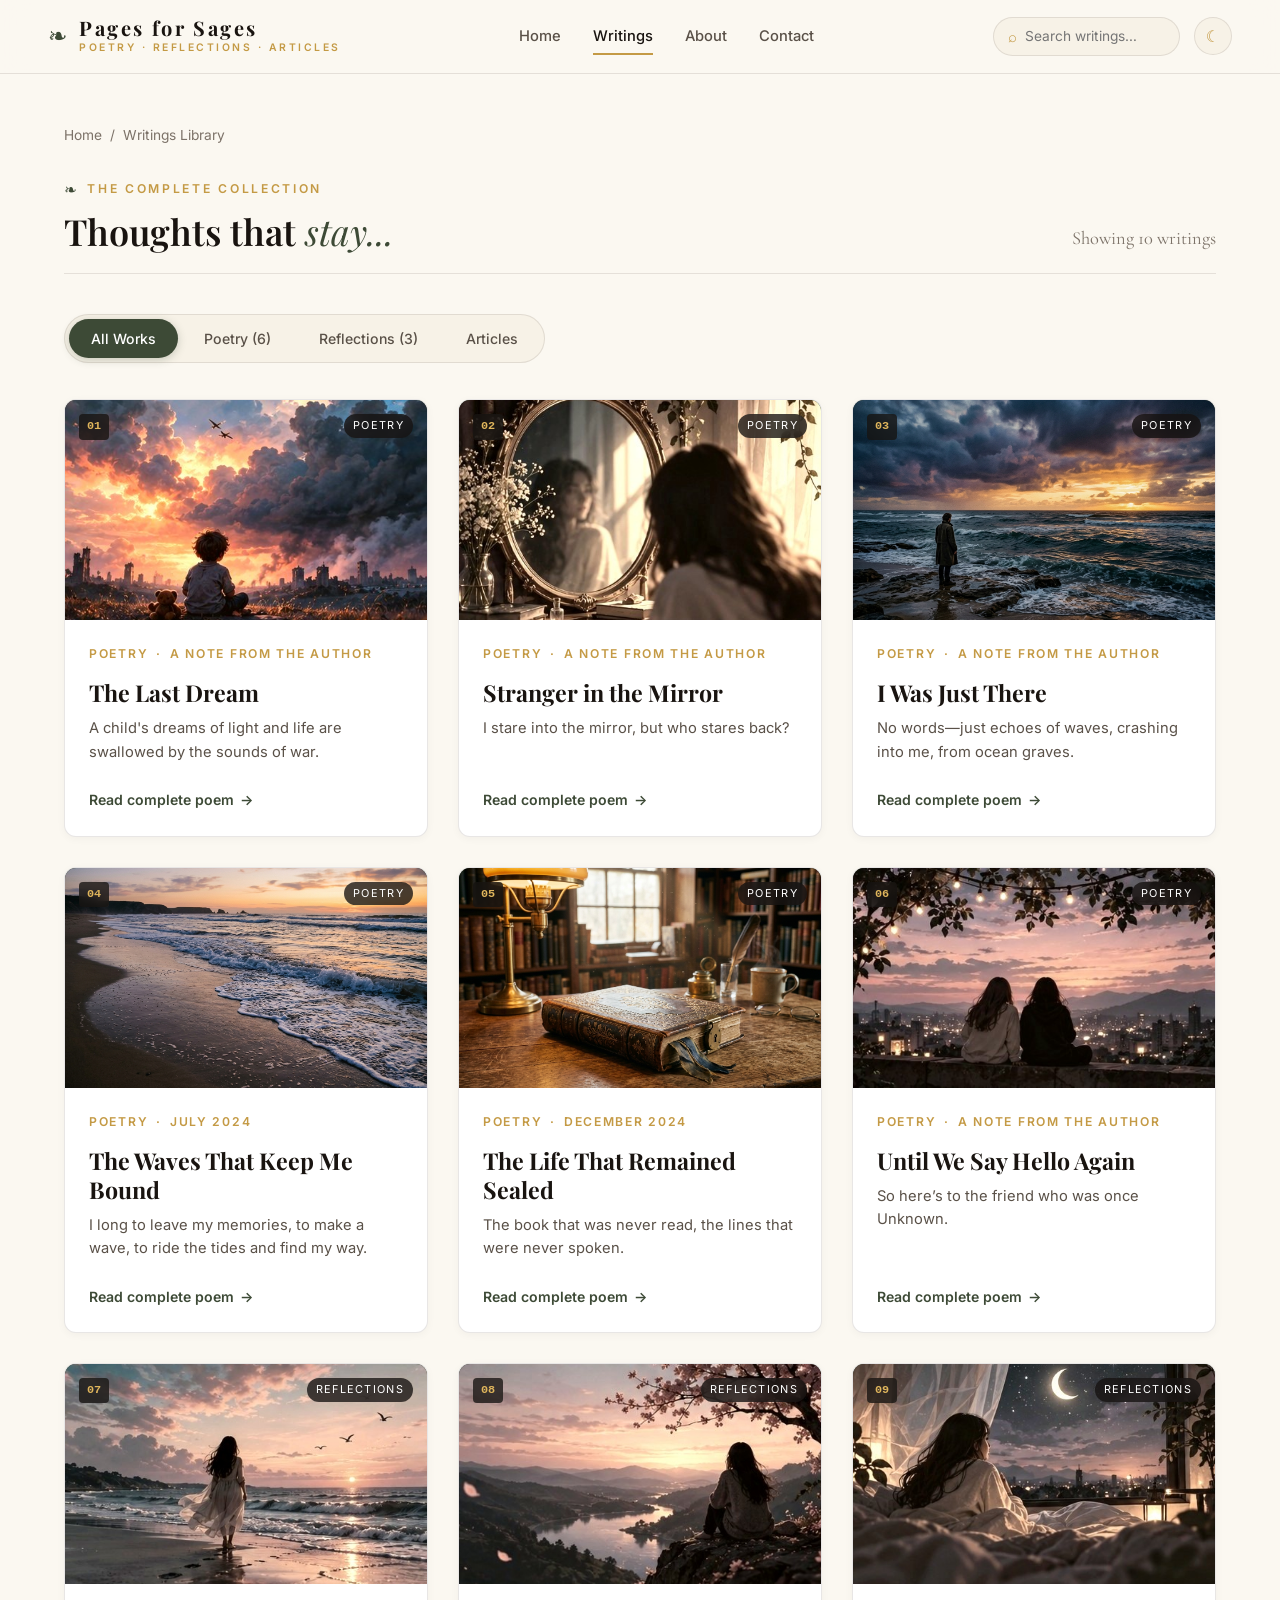
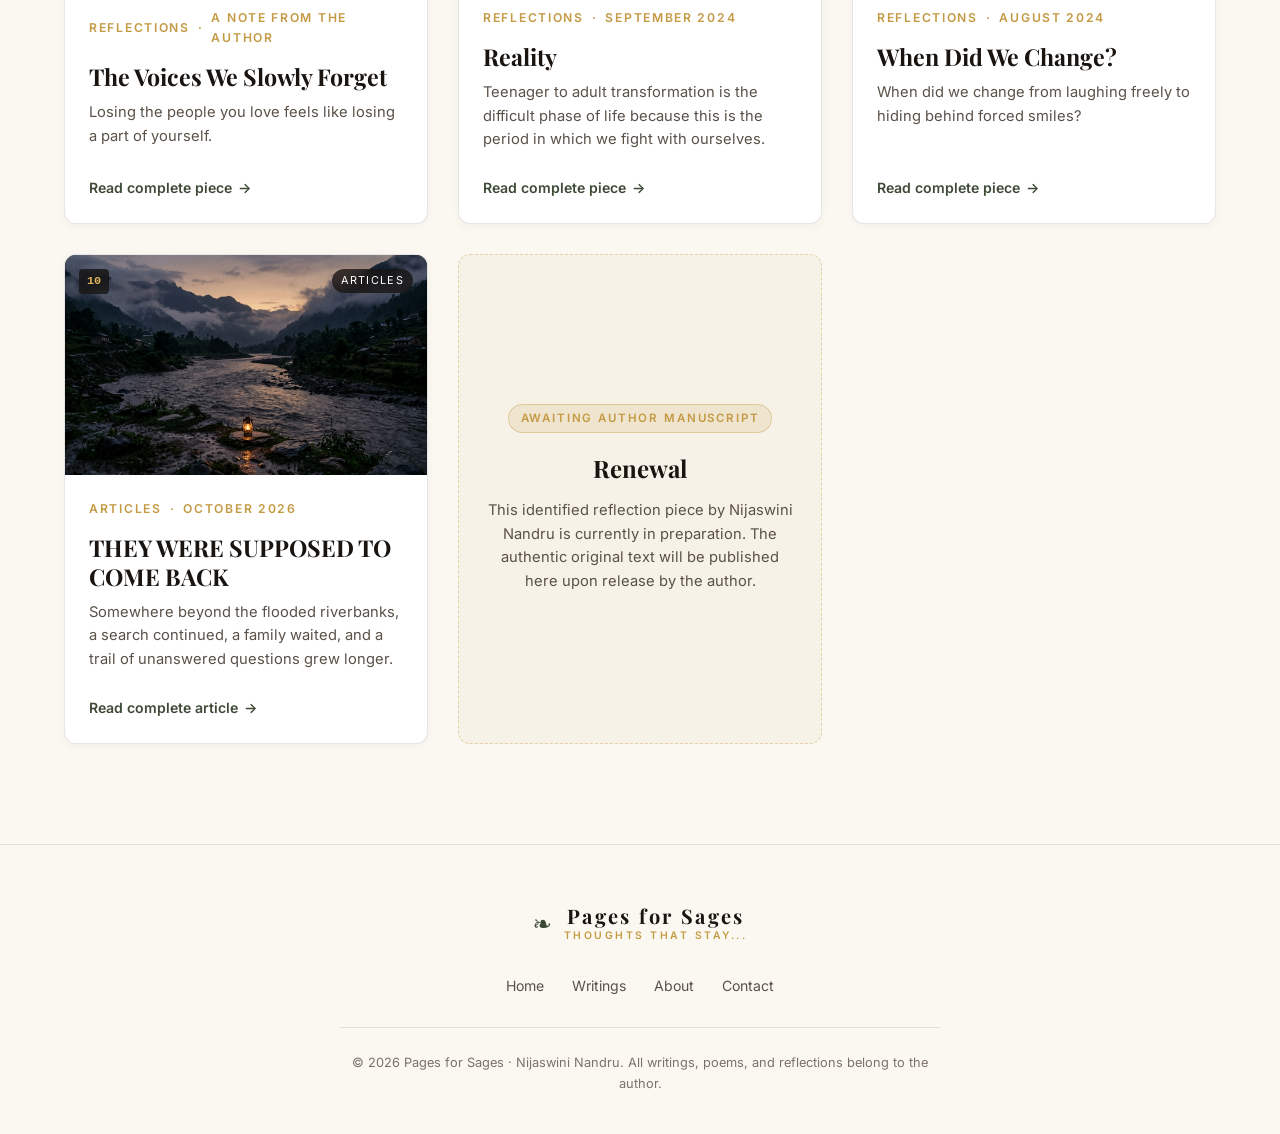
<file: writings/index.html>
<!DOCTYPE html>
<html lang="en">
<head>
  <meta charset="utf-8">
  <meta name="viewport" content="width=device-width, initial-scale=1.0">
  <meta name="theme-color" content="#3d4a36">
  <meta name="description" content="NIJAASWINI Writings Collection — The complete library of poems, reflections, and articles by Nijaswini Nandru.">
  <title>The Writings — Pages for Sages</title>

  <link rel="preconnect" href="https://fonts.googleapis.com">
  <link rel="preconnect" href="https://fonts.gstatic.com" crossorigin>
  <link href="https://fonts.googleapis.com/css2?family=Caveat:wght@500;600&family=Cormorant+Garamond:ital,wght@0,400;0,500;0,600;0,700;1,400;1,600&family=Inter:wght@300;400;500;600;700&family=Playfair+Display:ital,wght@0,500;0,600;0,700;1,500;1,600&display=swap" rel="stylesheet">

  <link rel="stylesheet" href="../css/styles.css">
  <style>
/* ==========================================================================
   NIJAASWINI — MASTER LITERARY DESIGN SYSTEM
   Author: Nijaswini Nandru
   "Thoughts that stay..."
   ========================================================================== */

@import url('https://fonts.googleapis.com/css2?family=Caveat:wght@500;600&family=Cormorant+Garamond:ital,wght@0,400;0,500;0,600;0,700;1,400;1,600&family=Inter:wght@300;400;500;600;700&family=Playfair+Display:ital,wght@0,500;0,600;0,700;1,500;1,600&display=swap');

:root {
  /* Warm Literary Palette (Default Light) */
  --bg-page: #fbf8f1;
  --bg-page-tint: #f5efe3;
  --bg-card: #ffffff;
  --bg-card-subtle: #f7f2e7;
  --bg-surface: #ede5d5;
  --bg-glass: rgba(251, 248, 241, 0.88);
  --bg-glass-card: rgba(255, 255, 255, 0.85);

  --color-ink: #221d19;
  --color-ink-headings: #191410;
  --color-ink-muted: #5a5148;
  --color-ink-subtle: #7c7268;

  --color-olive: #3d4a36;
  --color-olive-dark: #2a3325;
  --color-olive-light: #526349;
  --color-olive-soft: rgba(61, 74, 54, 0.08);

  --color-earth: #6b5745;
  --color-earth-soft: rgba(107, 87, 69, 0.1);

  --color-gold: #c49a45;
  --color-gold-bright: #dfb55c;
  --color-gold-soft: rgba(196, 154, 69, 0.16);
  --color-gold-border: rgba(196, 154, 69, 0.38);

  --color-amber: #de7e43;
  --color-amber-soft: rgba(222, 126, 67, 0.12);

  --border-delicate: rgba(90, 81, 72, 0.14);
  --border-gold: rgba(196, 154, 69, 0.32);

  --shadow-sm: 0 2px 8px rgba(34, 29, 25, 0.04);
  --shadow-md: 0 8px 24px rgba(34, 29, 25, 0.07);
  --shadow-lg: 0 16px 40px rgba(34, 29, 25, 0.1);
  --shadow-gold: 0 8px 28px rgba(196, 154, 69, 0.15);

  /* Fonts */
  --font-serif: 'Playfair Display', Georgia, serif;
  --font-editorial: 'Cormorant Garamond', Georgia, serif;
  --font-sans: 'Inter', system-ui, -apple-system, sans-serif;
  --font-script: 'Caveat', cursive;

  /* Layout */
  --max-width: 1200px;
  --max-reading-width: 760px;
  --header-height: 74px;
  --radius-sm: 6px;
  --radius-md: 12px;
  --radius-lg: 20px;
  --radius-full: 9999px;

  --transition-smooth: all 0.28s cubic-bezier(0.16, 1, 0.3, 1);
}

/* Warm Dark Theme (Espresso, Amber & Gold) */
body.dark-mode {
  --bg-page: #151311;
  --bg-page-tint: #1c1815;
  --bg-card: #201b17;
  --bg-card-subtle: #27221d;
  --bg-surface: #2d2722;
  --bg-glass: rgba(21, 19, 17, 0.92);
  --bg-glass-card: rgba(32, 27, 23, 0.9);

  --color-ink: #f0e9dc;
  --color-ink-headings: #fcf8f0;
  --color-ink-muted: #b8ab9a;
  --color-ink-subtle: #948674;

  --color-olive: #687e5b;
  --color-olive-dark: #819b71;
  --color-olive-light: #9ab48b;
  --color-olive-soft: rgba(104, 126, 91, 0.18);

  --color-earth: #b29b86;
  --color-earth-soft: rgba(178, 155, 134, 0.15);

  --color-gold: #dfb55c;
  --color-gold-bright: #ebd082;
  --color-gold-soft: rgba(223, 181, 92, 0.2);
  --color-gold-border: rgba(223, 181, 92, 0.45);

  --color-amber: #e8915b;
  --color-amber-soft: rgba(232, 145, 91, 0.18);

  --border-delicate: rgba(240, 233, 220, 0.1);
  --border-gold: rgba(223, 181, 92, 0.35);

  --shadow-sm: 0 2px 8px rgba(0, 0, 0, 0.35);
  --shadow-md: 0 8px 24px rgba(0, 0, 0, 0.45);
  --shadow-lg: 0 16px 40px rgba(0, 0, 0, 0.6);
  --shadow-gold: 0 8px 28px rgba(223, 181, 92, 0.2);
}

/* Base Reset & Typography */
*, *::before, *::after {
  box-sizing: border-box;
  margin: 0;
  padding: 0;
}

html {
  font-size: 16px;
  scroll-behavior: smooth;
  scroll-padding-top: var(--header-height);
  -webkit-text-size-adjust: 100%;
}

body {
  background-color: var(--bg-page);
  color: var(--color-ink);
  font-family: var(--font-sans);
  line-height: 1.65;
  text-rendering: optimizeLegibility;
  -webkit-font-smoothing: antialiased;
  -moz-osx-font-smoothing: grayscale;
  transition: background-color 0.4s ease, color 0.4s ease;
  overflow-x: hidden;
}

a {
  color: inherit;
  text-decoration: none;
  transition: var(--transition-smooth);
}

img {
  max-width: 100%;
  height: auto;
  display: block;
}

button, input, textarea, select {
  font: inherit;
  color: inherit;
  border: none;
  background: none;
}

/* Skip link for Accessibility */
.skip-link {
  position: absolute;
  top: -60px;
  left: 20px;
  background: var(--color-olive);
  color: #ffffff;
  padding: 10px 18px;
  border-radius: var(--radius-sm);
  z-index: 1000;
  font-weight: 500;
  transition: top 0.2s ease;
}
.skip-link:focus {
  top: 16px;
}

/* Layout Wrappers */
.section-wrap {
  width: 100%;
  max-width: var(--max-width);
  margin-left: auto;
  margin-right: auto;
  padding-left: 24px;
  padding-right: 24px;
}

.reading-wrap {
  max-width: var(--max-reading-width);
  margin-left: auto;
  margin-right: auto;
  padding-left: 20px;
  padding-right: 20px;
}

/* Section Headings */
.section-heading {
  display: flex;
  justify-content: space-between;
  align-items: flex-end;
  margin-bottom: 40px;
  border-bottom: 1px solid var(--border-delicate);
  padding-bottom: 20px;
}

.eyebrow {
  font-size: 0.76rem;
  letter-spacing: 0.22em;
  text-transform: uppercase;
  color: var(--color-gold);
  font-weight: 600;
  margin-bottom: 8px;
  display: flex;
  align-items: center;
  gap: 8px;
}

.eyebrow::before {
  content: "❧";
  font-size: 0.95rem;
  color: var(--color-olive);
}

.section-heading h2 {
  font-family: var(--font-serif);
  font-size: 2.25rem;
  font-weight: 600;
  color: var(--color-ink-headings);
  line-height: 1.2;
}

.section-heading h2 em {
  font-style: italic;
  font-weight: 400;
  color: var(--color-olive);
}

.heading-note {
  font-size: 0.92rem;
  color: var(--color-ink-subtle);
  font-style: italic;
  font-family: var(--font-editorial);
  font-size: 1.15rem;
}

/* ==========================================================================
   SITE HEADER & NAVIGATION
   ========================================================================== */
.site-header {
  position: sticky;
  top: 0;
  left: 0;
  width: 100%;
  height: var(--header-height);
  background: var(--bg-glass);
  backdrop-filter: blur(14px);
  -webkit-backdrop-filter: blur(14px);
  border-bottom: 1px solid var(--border-delicate);
  z-index: 100;
  display: flex;
  align-items: center;
  justify-content: space-between;
  padding: 0 clamp(16px, 4vw, 48px);
  transition: background-color 0.3s ease, border-color 0.3s ease;
}

.wordmark {
  display: flex;
  align-items: center;
  gap: 12px;
  color: var(--color-ink-headings);
}

.wordmark .brand-leaf {
  font-size: 1.45rem;
  color: var(--color-olive);
  line-height: 1;
  transition: transform 0.3s ease;
}

.wordmark:hover .brand-leaf {
  transform: rotate(15deg) scale(1.1);
}

.wordmark-text {
  display: flex;
  flex-direction: column;
}

.wordmark-name {
  font-family: var(--font-serif);
  font-size: 1.25rem;
  letter-spacing: 0.12em;
  font-weight: 700;
  line-height: 1.1;
  color: var(--color-ink-headings);
}

.wordmark-tag {
  font-size: 0.65rem;
  letter-spacing: 0.24em;
  text-transform: uppercase;
  color: var(--color-gold);
  font-weight: 600;
}

.site-nav {
  display: flex;
  align-items: center;
  gap: 32px;
}

.site-nav a {
  font-size: 0.92rem;
  font-weight: 500;
  color: var(--color-ink-muted);
  position: relative;
  padding: 6px 0;
}

.site-nav a::after {
  content: '';
  position: absolute;
  bottom: 0;
  left: 0;
  width: 0;
  height: 2px;
  background: var(--color-gold);
  transition: width 0.25s ease;
}

.site-nav a:hover,
.site-nav a.active {
  color: var(--color-ink-headings);
}

.site-nav a:hover::after,
.site-nav a.active::after {
  width: 100%;
}

.header-tools {
  display: flex;
  align-items: center;
  gap: 14px;
}

.search-box {
  display: flex;
  align-items: center;
  gap: 8px;
  background: var(--bg-card-subtle);
  border: 1px solid var(--border-delicate);
  border-radius: var(--radius-full);
  padding: 6px 14px;
  transition: var(--transition-smooth);
}

.search-box:focus-within {
  border-color: var(--color-gold);
  box-shadow: 0 0 0 3px var(--color-gold-soft);
  background: var(--bg-card);
}

.search-box span {
  font-size: 0.95rem;
  color: var(--color-gold);
}

.search-box input {
  font-size: 0.86rem;
  width: 140px;
  transition: width 0.25s ease;
}

.search-box input:focus {
  width: 190px;
  outline: none;
}

.theme-toggle {
  width: 38px;
  height: 38px;
  border-radius: var(--radius-full);
  display: flex;
  align-items: center;
  justify-content: center;
  background: var(--bg-card-subtle);
  border: 1px solid var(--border-delicate);
  cursor: pointer;
  font-size: 1rem;
  color: var(--color-gold);
  transition: var(--transition-smooth);
}

.theme-toggle:hover {
  background: var(--color-gold-soft);
  border-color: var(--color-gold);
  transform: rotate(20deg);
}

.menu-toggle {
  display: none;
  width: 40px;
  height: 40px;
  border-radius: var(--radius-sm);
  background: var(--bg-card-subtle);
  border: 1px solid var(--border-delicate);
  font-size: 1.25rem;
  color: var(--color-ink-headings);
  cursor: pointer;
}

/* ==========================================================================
   BUTTONS & ACCENTS
   ========================================================================== */
.button {
  display: inline-flex;
  align-items: center;
  justify-content: center;
  gap: 10px;
  padding: 12px 28px;
  font-size: 0.94rem;
  font-weight: 600;
  border-radius: var(--radius-sm);
  cursor: pointer;
  transition: var(--transition-smooth);
  letter-spacing: 0.03em;
}

.button-primary {
  background-color: var(--color-olive);
  color: #ffffff;
  box-shadow: 0 4px 14px rgba(61, 74, 54, 0.28);
}

.button-primary:hover {
  background-color: var(--color-olive-dark);
  box-shadow: 0 6px 20px rgba(61, 74, 54, 0.4);
  transform: translateY(-2px);
  color: #ffffff;
}

.button-secondary {
  background: transparent;
  color: var(--color-ink-headings);
  border: 1px solid var(--border-gold);
}

.button-secondary:hover {
  background: var(--color-gold-soft);
  border-color: var(--color-gold);
  transform: translateY(-2px);
}

.button-light {
  background: #ffffff;
  color: var(--color-ink-headings);
  box-shadow: var(--shadow-md);
}

.button-light:hover {
  background: var(--bg-page-tint);
  transform: translateY(-2px);
}

.text-link {
  display: inline-flex;
  align-items: center;
  gap: 6px;
  font-size: 0.95rem;
  font-weight: 600;
  color: var(--color-olive);
  cursor: pointer;
}

.text-link:hover {
  color: var(--color-gold);
  transform: translateX(3px);
}

/* ==========================================================================
   HERO SECTION & CINEMATIC CHARACTER STAGE
   ========================================================================== */
.hero {
  position: relative;
  min-height: calc(100vh - var(--header-height));
  display: grid;
  grid-template-columns: 1.05fr 0.95fr;
  align-items: center;
  padding: 40px clamp(24px, 5vw, 64px);
  max-width: 1400px;
  margin: 0 auto;
  gap: 40px;
  overflow: hidden;
}

.hero-copy {
  z-index: 10;
  max-width: 620px;
}

.hero-tagline {
  font-family: var(--font-script);
  font-size: 2.2rem;
  color: var(--color-gold);
  line-height: 1.1;
  margin-bottom: 12px;
  display: block;
}

.hero h1 {
  font-family: var(--font-serif);
  font-size: clamp(3rem, 5.5vw, 5rem);
  font-weight: 700;
  line-height: 1.02;
  color: var(--color-ink-headings);
  letter-spacing: -0.015em;
  margin-bottom: 24px;
}

.hero h1 em {
  font-style: italic;
  font-weight: 400;
  color: var(--color-olive);
  display: inline-block;
}

.hero-description {
  font-size: 1.15rem;
  line-height: 1.8;
  color: var(--color-ink-muted);
  margin-bottom: 36px;
  font-family: var(--font-editorial);
  font-size: 1.35rem;
}

.hero-actions {
  display: flex;
  align-items: center;
  gap: 16px;
  margin-bottom: 40px;
  flex-wrap: wrap;
}

.hero-stats {
  display: flex;
  gap: 32px;
  padding-top: 24px;
  border-top: 1px solid var(--border-delicate);
}

.hero-stats span {
  display: flex;
  flex-direction: column;
}

.hero-stats b {
  font-family: var(--font-serif);
  font-size: 1.6rem;
  color: var(--color-olive);
  line-height: 1;
}

.hero-stats small {
  font-size: 0.78rem;
  color: var(--color-ink-subtle);
  letter-spacing: 0.08em;
  text-transform: uppercase;
  margin-top: 4px;
}

/* Character Stage & Canvas Scrubbing Engine */
.hero-visual {
  position: relative;
  width: 100%;
  height: clamp(520px, 75vh, 760px);
  display: flex;
  align-items: center;
  justify-content: center;
  user-select: none;
}

.character-stage {
  position: relative;
  width: 100%;
  height: 100%;
  border-radius: var(--radius-lg);
  overflow: hidden;
  background: radial-gradient(circle at 60% 40%, rgba(223, 181, 92, 0.18) 0%, rgba(61, 74, 54, 0.1) 60%, transparent 85%);
  box-shadow: inset 0 0 0 1px var(--border-gold);
  cursor: ew-resize;
}

.character-canvas {
  position: absolute;
  inset: 0;
  width: 100%;
  height: 100%;
  object-fit: cover;
  pointer-events: none;
}

/* Atmospheric decorative rings behind character */
.stage-halo {
  position: absolute;
  width: 480px;
  height: 480px;
  border-radius: 50%;
  border: 1px dashed var(--color-gold-border);
  top: 50%;
  left: 50%;
  transform: translate(-50%, -50%);
  pointer-events: none;
  animation: slowSpin 120s linear infinite;
}

.stage-halo-inner {
  position: absolute;
  width: 360px;
  height: 360px;
  border-radius: 50%;
  border: 1px solid var(--color-gold-border);
  top: 50%;
  left: 50%;
  transform: translate(-50%, -50%);
  pointer-events: none;
}

@keyframes slowSpin {
  from { transform: translate(-50%, -50%) rotate(0deg); }
  to { transform: translate(-50%, -50%) rotate(360deg); }
}

/* Floating literary note pills */
.floating-note {
  position: absolute;
  background: var(--bg-glass-card);
  backdrop-filter: blur(10px);
  -webkit-backdrop-filter: blur(10px);
  padding: 10px 18px;
  border-radius: var(--radius-md);
  border: 1px solid var(--border-gold);
  font-family: var(--font-script);
  font-size: 1.25rem;
  color: var(--color-ink-headings);
  box-shadow: var(--shadow-md);
  pointer-events: none;
  z-index: 5;
  transition: transform 0.4s ease;
}

.note-top {
  top: 40px;
  right: 20px;
  transform: rotate(2.5deg);
}

.note-bottom {
  bottom: 85px;
  left: 20px;
  font-size: 1.15rem;
  transform: rotate(-2deg);
}

/* Scrubber Telemetry & Controls Pill */
.scrub-telemetry-pill {
  position: absolute;
  bottom: 18px;
  left: 50%;
  transform: translateX(-50%);
  background: rgba(22, 19, 17, 0.88);
  backdrop-filter: blur(12px);
  -webkit-backdrop-filter: blur(12px);
  color: #f0e9dc;
  padding: 8px 16px;
  border-radius: var(--radius-full);
  border: 1px solid rgba(223, 181, 92, 0.4);
  font-size: 0.76rem;
  letter-spacing: 0.05em;
  display: flex;
  align-items: center;
  gap: 14px;
  z-index: 15;
  pointer-events: auto;
  box-shadow: 0 4px 20px rgba(0, 0, 0, 0.3);
  max-width: 95%;
}

.telemetry-indicator {
  display: flex;
  align-items: center;
  gap: 6px;
  color: var(--color-gold-bright);
  font-weight: 600;
}

.telemetry-indicator .pulse-dot {
  width: 7px;
  height: 7px;
  border-radius: 50%;
  background: var(--color-gold-bright);
  box-shadow: 0 0 8px var(--color-gold-bright);
  animation: dotPulse 2s infinite ease-in-out;
}

@keyframes dotPulse {
  0%, 100% { opacity: 0.4; transform: scale(0.9); }
  50% { opacity: 1; transform: scale(1.2); }
}

.telemetry-hint {
  color: #c4b9a8;
  font-size: 0.74rem;
  white-space: nowrap;
}

.telemetry-frame-num {
  font-family: monospace;
  background: rgba(255, 255, 255, 0.1);
  padding: 2px 7px;
  border-radius: 4px;
  color: #ffffff;
}

/* ==========================================================================
   VALUES & ETHOS STRIP
   ========================================================================== */
.values-strip {
  background: var(--bg-card-subtle);
  border-top: 1px solid var(--border-delicate);
  border-bottom: 1px solid var(--border-delicate);
  padding: 28px clamp(24px, 5vw, 64px);
  display: grid;
  grid-template-columns: repeat(3, 1fr) 1.2fr;
  align-items: center;
  gap: 28px;
}

.values-item {
  display: flex;
  align-items: flex-start;
  gap: 14px;
}

.value-icon {
  font-size: 1.4rem;
  color: var(--color-gold);
  line-height: 1;
}

.value-text b {
  display: block;
  font-size: 0.95rem;
  color: var(--color-ink-headings);
  font-weight: 600;
}

.value-text small {
  display: block;
  font-size: 0.82rem;
  color: var(--color-ink-subtle);
  margin-top: 2px;
}

.values-quote {
  font-family: var(--font-script);
  font-size: 1.45rem;
  color: var(--color-olive);
  text-align: right;
  line-height: 1.25;
  border-left: 1px solid var(--border-delicate);
  padding-left: 24px;
}

/* ==========================================================================
   DOORWAYS / CATEGORY CARDS
   ========================================================================== */
.category-section {
  padding-top: 80px;
  padding-bottom: 80px;
}

.category-grid {
  display: grid;
  grid-template-columns: repeat(4, 1fr);
  gap: 24px;
}

.category-card {
  position: relative;
  background: var(--bg-card);
  border: 1px solid var(--border-delicate);
  border-radius: var(--radius-md);
  overflow: hidden;
  box-shadow: var(--shadow-sm);
  display: flex;
  flex-direction: column;
  transition: var(--transition-smooth);
}

.category-card:hover {
  transform: translateY(-6px);
  box-shadow: var(--shadow-md);
  border-color: var(--color-gold-border);
}

.category-photo-wrap {
  width: 100%;
  height: 200px;
  position: relative;
  overflow: hidden;
  background-color: var(--bg-surface);
}

.category-photo {
  width: 100%;
  height: 100%;
  object-fit: cover;
  transition: transform 0.6s cubic-bezier(0.16, 1, 0.3, 1);
}

.category-card:hover .category-photo {
  transform: scale(1.06);
}

.category-info {
  padding: 24px;
  display: flex;
  flex-direction: column;
  flex-grow: 1;
}

.category-order {
  font-size: 0.72rem;
  letter-spacing: 0.18em;
  color: var(--color-gold);
  font-weight: 600;
  text-transform: uppercase;
  margin-bottom: 8px;
}

.category-info h3 {
  font-family: var(--font-serif);
  font-size: 1.4rem;
  color: var(--color-ink-headings);
  margin-bottom: 8px;
}

.category-info p {
  font-size: 0.88rem;
  color: var(--color-ink-muted);
  line-height: 1.55;
  margin-bottom: 20px;
  flex-grow: 1;
}

.category-action {
  font-size: 0.86rem;
  font-weight: 600;
  color: var(--color-olive);
  display: flex;
  align-items: center;
  gap: 6px;
  transition: color 0.2s ease;
}

.category-card:hover .category-action {
  color: var(--color-gold);
}

/* ==========================================================================
   FEATURED POEM SECTION
   ========================================================================== */
.featured-section {
  padding-bottom: 80px;
}

.featured-card {
  display: grid;
  grid-template-columns: 1fr 1.15fr;
  background: var(--bg-card);
  border: 1px solid var(--border-gold);
  border-radius: var(--radius-lg);
  overflow: hidden;
  box-shadow: var(--shadow-md);
}

.featured-visual {
  position: relative;
  min-height: 420px;
  background-color: var(--bg-surface);
  overflow: hidden;
}

.featured-visual img {
  width: 100%;
  height: 100%;
  object-fit: cover;
  transition: transform 0.8s ease;
}

.featured-card:hover .featured-visual img {
  transform: scale(1.04);
}

.featured-stamp {
  position: absolute;
  top: 24px;
  left: 24px;
  background: rgba(22, 19, 17, 0.82);
  color: var(--color-gold-bright);
  padding: 6px 14px;
  border-radius: var(--radius-full);
  font-size: 0.72rem;
  letter-spacing: 0.16em;
  font-weight: 700;
  border: 1px solid rgba(223, 181, 92, 0.4);
  backdrop-filter: blur(8px);
}

.featured-visual-caption {
  position: absolute;
  bottom: 24px;
  left: 24px;
  right: 24px;
  color: #ffffff;
  font-family: var(--font-script);
  font-size: 1.45rem;
  text-shadow: 0 2px 8px rgba(0, 0, 0, 0.7);
}

.featured-content {
  padding: clamp(32px, 5vw, 60px);
  display: flex;
  flex-direction: column;
  justify-content: center;
}

.post-meta {
  font-size: 0.76rem;
  letter-spacing: 0.14em;
  text-transform: uppercase;
  color: var(--color-gold);
  font-weight: 600;
  display: flex;
  align-items: center;
  gap: 8px;
  margin-bottom: 14px;
}

.featured-content h3 {
  font-family: var(--font-serif);
  font-size: clamp(2rem, 3.5vw, 2.8rem);
  color: var(--color-ink-headings);
  line-height: 1.15;
  margin-bottom: 16px;
}

.featured-excerpt {
  font-family: var(--font-editorial);
  font-size: 1.3rem;
  line-height: 1.7;
  color: var(--color-ink-muted);
  font-style: italic;
  margin-bottom: 32px;
}

.featured-footnote {
  margin-top: 20px;
  font-size: 0.82rem;
  color: var(--color-ink-subtle);
  font-style: italic;
}

/* ==========================================================================
   WRITINGS COLLECTION & FILTERING
   ========================================================================== */
.writing-section {
  padding-top: 60px;
  padding-bottom: 100px;
}

.writing-tools {
  display: flex;
  justify-content: space-between;
  align-items: center;
  margin-bottom: 36px;
  gap: 20px;
  flex-wrap: wrap;
}

.filters {
  display: inline-flex;
  background: var(--bg-card-subtle);
  border: 1px solid var(--border-delicate);
  border-radius: var(--radius-full);
  padding: 4px;
  gap: 4px;
}

.filter {
  padding: 8px 22px;
  border-radius: var(--radius-full);
  font-size: 0.88rem;
  font-weight: 500;
  color: var(--color-ink-muted);
  cursor: pointer;
  transition: var(--transition-smooth);
}

.filter:hover {
  color: var(--color-ink-headings);
}

.filter.active {
  background: var(--color-olive);
  color: #ffffff;
  box-shadow: 0 2px 8px rgba(61, 74, 54, 0.25);
}

.writing-count-badge {
  font-size: 0.85rem;
  color: var(--color-ink-subtle);
  font-family: var(--font-editorial);
  font-size: 1.15rem;
}

/* Post Cards Grid */
.post-grid {
  display: grid;
  grid-template-columns: repeat(3, 1fr);
  gap: 30px;
}

.post-card {
  background: var(--bg-card);
  border: 1px solid var(--border-delicate);
  border-radius: var(--radius-md);
  overflow: hidden;
  box-shadow: var(--shadow-sm);
  display: flex;
  flex-direction: column;
  transition: var(--transition-smooth);
}

.post-card:hover {
  transform: translateY(-6px);
  box-shadow: var(--shadow-md);
  border-color: var(--color-gold-border);
}

.post-card-btn {
  text-align: left;
  display: flex;
  flex-direction: column;
  height: 100%;
  cursor: pointer;
  background: none;
  border: none;
  padding: 0;
  width: 100%;
}

.post-art {
  width: 100%;
  height: 220px;
  position: relative;
  overflow: hidden;
  background: var(--bg-surface);
  z-index: 0;
}

.post-art img {
  position: relative;
  z-index: 1;
  width: 100%;
  height: 100%;
  object-fit: cover;
  object-position: center center;
  display: block;
  transition: transform 0.6s cubic-bezier(0.16, 1, 0.3, 1);
}

.post-card:hover .post-art img {
  transform: scale(1.06);
}

.post-art-number {
  position: absolute;
  top: 14px;
  left: 14px;
  z-index: 2;
  font-family: monospace;
  font-size: 0.74rem;
  font-weight: 700;
  background: rgba(22, 19, 17, 0.78);
  color: var(--color-gold-bright);
  padding: 3px 8px;
  border-radius: 4px;
  backdrop-filter: blur(6px);
}

.post-art-category {
  position: absolute;
  top: 14px;
  right: 14px;
  z-index: 2;
  font-size: 0.68rem;
  letter-spacing: 0.12em;
  text-transform: uppercase;
  background: rgba(22, 19, 17, 0.78);
  color: #ffffff;
  padding: 3px 9px;
  border-radius: var(--radius-full);
  backdrop-filter: blur(6px);
}

.post-card-content {
  padding: 24px;
  display: flex;
  flex-direction: column;
  flex-grow: 1;
}

.post-card-content h3 {
  font-family: var(--font-serif);
  font-size: 1.45rem;
  color: var(--color-ink-headings);
  margin-bottom: 10px;
  line-height: 1.25;
}

.post-excerpt {
  font-size: 0.92rem;
  color: var(--color-ink-muted);
  line-height: 1.6;
  margin-bottom: 24px;
  flex-grow: 1;
}

.card-read-action {
  font-size: 0.88rem;
  font-weight: 600;
  color: var(--color-olive);
  display: flex;
  align-items: center;
  gap: 6px;
  transition: color 0.2s ease;
}

.post-card:hover .card-read-action {
  color: var(--color-gold);
}

/* Empty State / Notice Card */
.empty-state {
  text-align: center;
  padding: 60px 20px;
  background: var(--bg-card-subtle);
  border: 1px dashed var(--border-gold);
  border-radius: var(--radius-md);
  margin: 30px 0;
}

.empty-state h4 {
  font-family: var(--font-serif);
  font-size: 1.6rem;
  color: var(--color-ink-headings);
  margin-bottom: 12px;
}

.empty-state p {
  color: var(--color-ink-muted);
  max-width: 520px;
  margin: 0 auto;
}

/* Placeholder card for Renewal or Articles */
.placeholder-card {
  border: 1px dashed var(--color-gold-border);
  background: var(--bg-card-subtle);
  padding: 36px 28px;
  border-radius: var(--radius-md);
  text-align: center;
  display: flex;
  flex-direction: column;
  align-items: center;
  justify-content: center;
  min-height: 320px;
}

.placeholder-badge {
  font-size: 0.72rem;
  letter-spacing: 0.16em;
  text-transform: uppercase;
  background: var(--color-gold-soft);
  color: var(--color-gold);
  border: 1px solid var(--color-gold-border);
  padding: 4px 12px;
  border-radius: var(--radius-full);
  font-weight: 600;
  margin-bottom: 16px;
}

.placeholder-card h3 {
  font-family: var(--font-serif);
  font-size: 1.5rem;
  color: var(--color-ink-headings);
  margin-bottom: 10px;
}

.placeholder-card p {
  font-size: 0.92rem;
  color: var(--color-ink-muted);
  max-width: 420px;
  line-height: 1.6;
}

/* ==========================================================================
   QUOTE BAND / LITERARY RESPITE
   ========================================================================== */
.quote-band {
  position: relative;
  background: var(--color-olive-dark);
  color: #fbf8f1;
  padding: 90px clamp(24px, 5vw, 64px);
  text-align: center;
  overflow: hidden;
}

.quote-band::before {
  content: "“";
  position: absolute;
  top: -40px;
  left: 50%;
  transform: translateX(-50%);
  font-family: var(--font-serif);
  font-size: 16rem;
  color: rgba(255, 255, 255, 0.04);
  line-height: 1;
  pointer-events: none;
}

.quote-band blockquote {
  font-family: var(--font-editorial);
  font-size: clamp(1.8rem, 3.2vw, 2.7rem);
  line-height: 1.4;
  font-style: italic;
  max-width: 820px;
  margin: 0 auto 24px;
}

.quote-band cite {
  font-size: 0.92rem;
  letter-spacing: 0.15em;
  text-transform: uppercase;
  color: var(--color-gold-bright);
  font-style: normal;
  font-weight: 500;
}

/* ==========================================================================
   ABOUT THE AUTHOR (HOMEPAGE SECTION & STANDALONE PAGE)
   ========================================================================== */
.about-section {
  padding-top: 100px;
  padding-bottom: 100px;
}

.about-grid {
  display: grid;
  grid-template-columns: 0.9fr 1.1fr;
  gap: 60px;
  align-items: center;
}

.about-visual {
  position: relative;
}

.about-photo-frame {
  position: relative;
  border-radius: var(--radius-lg);
  overflow: hidden;
  box-shadow: var(--shadow-lg);
  border: 1px solid var(--border-gold);
}

.about-photo-frame img {
  width: 100%;
  height: clamp(400px, 55vh, 600px);
  object-fit: cover;
}

.about-photo-caption {
  position: absolute;
  bottom: 20px;
  right: 20px;
  background: var(--bg-glass-card);
  backdrop-filter: blur(8px);
  padding: 6px 16px;
  border-radius: var(--radius-full);
  font-family: var(--font-script);
  font-size: 1.25rem;
  color: var(--color-ink-headings);
  border: 1px solid var(--border-gold);
}

.about-copy h2 {
  font-family: var(--font-serif);
  font-size: clamp(2.4rem, 4vw, 3.2rem);
  line-height: 1.15;
  color: var(--color-ink-headings);
  margin-bottom: 24px;
}

.about-copy h2 em {
  font-style: italic;
  font-weight: 400;
  color: var(--color-olive);
}

.about-copy p {
  font-size: 1.08rem;
  line-height: 1.85;
  color: var(--color-ink-muted);
  margin-bottom: 20px;
}

.about-copy p:first-of-type {
  font-family: var(--font-editorial);
  font-size: 1.35rem;
  color: var(--color-ink-headings);
}

/* ==========================================================================
   CONTACT SECTION & FORM
   ========================================================================== */
.contact-section {
  padding-top: 80px;
  padding-bottom: 100px;
  background: var(--bg-card-subtle);
  border-top: 1px solid var(--border-delicate);
}

.contact-inner {
  max-width: 720px;
  margin: 0 auto;
  text-align: center;
}

.contact-inner h2 {
  font-family: var(--font-serif);
  font-size: 2.8rem;
  color: var(--color-ink-headings);
  margin-bottom: 16px;
}

.contact-inner h2 em {
  font-style: italic;
  font-weight: 400;
  color: var(--color-olive);
}

.contact-inner p {
  font-size: 1.1rem;
  color: var(--color-ink-muted);
  margin-bottom: 36px;
}

.contact-form {
  background: var(--bg-card);
  border: 1px solid var(--border-delicate);
  border-radius: var(--radius-lg);
  padding: clamp(24px, 5vw, 44px);
  text-align: left;
  box-shadow: var(--shadow-md);
}

.form-group {
  margin-bottom: 22px;
}

.form-group label {
  display: block;
  font-size: 0.84rem;
  font-weight: 600;
  letter-spacing: 0.05em;
  color: var(--color-ink-headings);
  margin-bottom: 8px;
}

.form-group input,
.form-group select,
.form-group textarea {
  width: 100%;
  padding: 12px 16px;
  background: var(--bg-page);
  border: 1px solid var(--border-delicate);
  border-radius: var(--radius-sm);
  color: var(--color-ink);
  transition: var(--transition-smooth);
}

.form-group input:focus,
.form-group select:focus,
.form-group textarea:focus {
  outline: none;
  border-color: var(--color-gold);
  box-shadow: 0 0 0 3px var(--color-gold-soft);
  background: var(--bg-card);
}

.form-helper {
  font-size: 0.78rem;
  color: var(--color-ink-subtle);
  margin-top: 6px;
}

.form-status-msg {
  padding: 14px 18px;
  border-radius: var(--radius-sm);
  margin-top: 20px;
  font-size: 0.92rem;
  display: none;
}

.form-status-msg.status-success {
  display: block;
  background: rgba(61, 74, 54, 0.12);
  color: var(--color-olive-dark);
  border: 1px solid var(--color-olive);
}

.form-status-msg.status-error {
  display: block;
  background: rgba(222, 126, 67, 0.12);
  color: var(--color-amber);
  border: 1px solid var(--color-amber);
}

/* ==========================================================================
   FOOTER
   ========================================================================== */
.site-footer {
  background: var(--bg-page);
  border-top: 1px solid var(--border-delicate);
  padding: 60px clamp(24px, 5vw, 64px) 40px;
  display: flex;
  flex-direction: column;
  align-items: center;
  text-align: center;
  gap: 20px;
}

.footer-nav {
  display: flex;
  gap: 28px;
  margin: 10px 0;
}

.footer-nav a {
  font-size: 0.88rem;
  color: var(--color-ink-muted);
}

.footer-nav a:hover {
  color: var(--color-gold);
}

.footer-copyright {
  font-size: 0.8rem;
  color: var(--color-ink-subtle);
  border-top: 1px solid var(--border-delicate);
  padding-top: 24px;
  width: 100%;
  max-width: 600px;
}

/* ==========================================================================
   DEDICATED READING VIEW & MODAL READER
   ========================================================================== */
.reader-modal {
  width: min(920px, 94vw);
  max-height: 90vh;
  margin: auto;
  border: 1px solid var(--border-gold);
  border-radius: var(--radius-lg);
  background: var(--bg-card);
  color: var(--color-ink);
  box-shadow: 0 25px 70px rgba(0, 0, 0, 0.45);
  padding: 0;
  overflow: hidden;
}

.reader-modal::backdrop {
  background: rgba(18, 15, 13, 0.75);
  backdrop-filter: blur(8px);
}

.reader-header {
  position: sticky;
  top: 0;
  background: var(--bg-glass);
  backdrop-filter: blur(12px);
  -webkit-backdrop-filter: blur(12px);
  border-bottom: 1px solid var(--border-delicate);
  display: flex;
  justify-content: space-between;
  align-items: center;
  padding: 14px 28px;
  z-index: 10;
}

.reader-brand {
  font-family: var(--font-serif);
  font-size: 0.95rem;
  letter-spacing: 0.1em;
  color: var(--color-gold);
  font-weight: 700;
}

.reader-close-btn {
  width: 34px;
  height: 34px;
  border-radius: 50%;
  background: var(--bg-card-subtle);
  border: 1px solid var(--border-delicate);
  color: var(--color-ink);
  display: flex;
  align-items: center;
  justify-content: center;
  cursor: pointer;
  font-size: 1.1rem;
  transition: var(--transition-smooth);
}

.reader-close-btn:hover {
  background: var(--color-gold-soft);
  color: var(--color-gold);
  transform: rotate(90deg);
}

.reader-body {
  padding: 40px clamp(24px, 6vw, 64px) 60px;
  overflow-y: auto;
  max-height: calc(90vh - 65px);
}

.reader-hero-visual {
  width: 100%;
  height: 280px;
  border-radius: var(--radius-md);
  overflow: hidden;
  margin-bottom: 32px;
  position: relative;
}

.reader-hero-visual img {
  width: 100%;
  height: 100%;
  object-fit: cover;
}

.reader-title {
  font-family: var(--font-serif);
  font-size: clamp(2.2rem, 4vw, 3.2rem);
  line-height: 1.15;
  color: var(--color-ink-headings);
  margin-bottom: 12px;
}

.reader-lead {
  font-family: var(--font-editorial);
  font-size: 1.35rem;
  font-style: italic;
  color: var(--color-ink-muted);
  line-height: 1.6;
  margin-bottom: 32px;
  padding-bottom: 24px;
  border-bottom: 1px solid var(--border-delicate);
}

/* POEM TEXT — Exact Stanza Preservation */
.poem-container {
  margin: 36px 0;
  font-family: var(--font-editorial);
  font-size: 1.42rem;
  line-height: 1.85;
  color: var(--color-ink-headings);
}

.poem-stanza {
  margin-bottom: 2.2rem;
  white-space: pre-line;
}

/* BEHIND THE LINES (AUTHOR INTERPRETATION) */
.behind-the-lines {
  margin-top: 54px;
  background: var(--bg-card-subtle);
  border: 1px solid var(--border-gold);
  border-radius: var(--radius-md);
  padding: 36px clamp(20px, 4vw, 40px);
  position: relative;
}

.behind-kicker {
  font-size: 0.74rem;
  letter-spacing: 0.2em;
  text-transform: uppercase;
  color: var(--color-gold);
  font-weight: 700;
  margin-bottom: 8px;
  display: flex;
  align-items: center;
  gap: 8px;
}

.behind-kicker::before {
  content: "✦";
  color: var(--color-gold);
}

.behind-the-lines h3 {
  font-family: var(--font-serif);
  font-size: 1.6rem;
  color: var(--color-ink-headings);
  margin-bottom: 18px;
}

.behind-copy p {
  font-size: 1.04rem;
  line-height: 1.8;
  color: var(--color-ink-muted);
  margin-bottom: 16px;
}

.reflection-prompt-box {
  margin-top: 28px;
  padding: 20px;
  background: var(--bg-card);
  border-left: 3px solid var(--color-gold);
  border-radius: var(--radius-sm);
}

.reflection-prompt-box b {
  display: block;
  font-size: 0.8rem;
  letter-spacing: 0.12em;
  text-transform: uppercase;
  color: var(--color-gold);
  margin-bottom: 6px;
}

.reflection-prompt-box p {
  font-family: var(--font-editorial);
  font-size: 1.25rem;
  font-style: italic;
  color: var(--color-ink-headings);
  line-height: 1.5;
  margin-bottom: 0;
}

.reader-actions {
  display: flex;
  align-items: center;
  justify-content: space-between;
  margin-top: 48px;
  padding-top: 24px;
  border-top: 1px solid var(--border-delicate);
  flex-wrap: wrap;
  gap: 16px;
}

.reader-nav-links {
  display: flex;
  gap: 20px;
}

/* ==========================================================================
   STANDALONE READING PAGES (writings/the-last-dream.html etc.)
   ========================================================================== */
.standalone-reading-page {
  padding: 50px 0 100px;
}

.breadcrumb {
  display: flex;
  align-items: center;
  gap: 8px;
  font-size: 0.86rem;
  color: var(--color-ink-subtle);
  margin-bottom: 30px;
}

.breadcrumb a:hover {
  color: var(--color-gold);
}

.standalone-hero-visual {
  width: 100%;
  height: clamp(300px, 45vh, 460px);
  border-radius: var(--radius-lg);
  overflow: hidden;
  margin-bottom: 40px;
  border: 1px solid var(--border-gold);
  box-shadow: var(--shadow-md);
}

.standalone-hero-visual img {
  width: 100%;
  height: 100%;
  object-fit: cover;
}

/* ==========================================================================
   RESPONSIVE MEDIA QUERIES
   ========================================================================== */
@media (max-width: 1024px) {
  .hero {
    grid-template-columns: 1fr;
    padding-top: 30px;
    gap: 30px;
    text-align: center;
  }

  .hero-copy {
    max-width: 100%;
    margin: 0 auto;
    display: flex;
    flex-direction: column;
    align-items: center;
  }

  .hero-stats {
    justify-content: center;
  }

  .hero-visual {
    height: 520px;
    max-width: 500px;
    margin: 0 auto;
  }

  .values-strip {
    grid-template-columns: repeat(2, 1fr);
  }

  .values-quote {
    grid-column: span 2;
    text-align: center;
    border-left: none;
    border-top: 1px solid var(--border-delicate);
    padding-top: 18px;
    padding-left: 0;
  }

  .category-grid {
    grid-template-columns: repeat(2, 1fr);
  }

  .post-grid {
    grid-template-columns: repeat(2, 1fr);
  }

  .about-grid {
    grid-template-columns: 1fr;
    gap: 40px;
  }
}

@media (max-width: 768px) {
  :root {
    --header-height: 64px;
  }

  .menu-toggle {
    display: flex;
    align-items: center;
    justify-content: center;
  }

  .site-nav {
    position: fixed;
    top: var(--header-height);
    left: 0;
    width: 100%;
    background: var(--bg-glass);
    backdrop-filter: blur(20px);
    -webkit-backdrop-filter: blur(20px);
    border-bottom: 1px solid var(--border-delicate);
    flex-direction: column;
    padding: 24px;
    gap: 20px;
    transform: translateY(-120%);
    opacity: 0;
    pointer-events: none;
    transition: var(--transition-smooth);
    z-index: 99;
  }

  .site-nav.nav-open {
    transform: translateY(0);
    opacity: 1;
    pointer-events: auto;
  }

  .header-search {
    display: none;
  }

  .featured-card {
    grid-template-columns: 1fr;
  }

  .featured-visual {
    min-height: 280px;
  }

  .category-grid {
    grid-template-columns: 1fr;
  }

  .post-grid {
    grid-template-columns: 1fr;
  }

  .hero-visual {
    height: 440px;
  }

  .note-top, .note-bottom {
    display: none;
  }

  .values-strip {
    grid-template-columns: 1fr;
    gap: 20px;
  }

  .values-quote {
    grid-column: span 1;
  }

  .section-heading {
    flex-direction: column;
    align-items: flex-start;
    gap: 8px;
  }
}

/* Reduced Motion */
@media (prefers-reduced-motion: reduce) {
  *, *::before, *::after {
    animation-duration: 0.01ms !important;
    animation-iteration-count: 1 !important;
    transition-duration: 0.01ms !important;
    scroll-behavior: auto !important;
  }
}


/* Fallbacks for missing or unextracted assets */
.category-photo-wrap {
  background: radial-gradient(circle at 50% 50%, rgba(223, 181, 92, 0.25) 0%, rgba(61, 74, 54, 0.5) 100%), #2c3627;
  display: flex;
  align-items: center;
  justify-content: center;
}
.category-photo-wrap::before {
  content: "❧";
  font-size: 3rem;
  color: var(--color-gold-bright);
  opacity: 0.6;
  position: absolute;
}

.post-art {
  background: radial-gradient(circle at 60% 40%, rgba(223, 181, 92, 0.22) 0%, rgba(61, 74, 54, 0.4) 100%), #2c3627;
  display: flex;
  align-items: center;
  justify-content: center;
}
.post-art::before {
  content: "✦";
  font-size: 2.5rem;
  color: var(--color-gold-bright);
  opacity: 0.5;
  position: absolute;
}

.featured-visual {
  background: radial-gradient(circle at 50% 50%, rgba(223, 181, 92, 0.28) 0%, rgba(42, 51, 37, 0.7) 100%), #2a3325;
}

.character-stage {
  background: radial-gradient(circle at 60% 40%, rgba(223, 181, 92, 0.28) 0%, rgba(61, 74, 54, 0.2) 60%, rgba(22, 19, 17, 0.95) 100%), #1c1815;
}

.about-photo-frame {
  background: radial-gradient(circle at 50% 50%, rgba(223, 181, 92, 0.2) 0%, rgba(61, 74, 54, 0.3) 100%), #2c3627;
}

img {
  transition: opacity 0.3s ease;
}
  </style>

  <script src="../data/writings.js" defer></script>
  <script src="../js/app.js" defer></script>
</head>
<body>
  <a class="skip-link" href="#main-content">Skip to content</a>

  <header class="site-header">
    <a class="wordmark" href="../index.html" aria-label="Pages for Sages Homepage">
      <span class="brand-leaf">❧</span>
      <div class="wordmark-text">
        <span class="wordmark-name">Pages for Sages</span>
        <span class="wordmark-tag">Poetry · Reflections · Articles</span>
      </div>
    </a>

    <nav class="site-nav" id="siteNav" aria-label="Main navigation">
      <a href="../index.html">Home</a>
      <a href="index.html" class="active">Writings</a>
      <a href="../about/index.html">About</a>
      <a href="../contact/index.html">Contact</a>
    </nav>

    <div class="header-tools">
      <label class="search-box header-search" aria-label="Search collection">
        <span>⌕</span>
        <input type="search" id="searchInput" placeholder="Search writings…" aria-label="Search writings">
      </label>
      <button class="theme-toggle" id="themeToggle" aria-label="Toggle color theme" title="Toggle warm dark/light theme">☾</button>
      <button class="menu-toggle" id="menuToggle" aria-expanded="false" aria-controls="siteNav" aria-label="Open mobile navigation">☰</button>
    </div>
  </header>

  <main id="main-content" class="section-wrap" style="padding-top: 50px; padding-bottom: 100px;">
    <!-- Breadcrumb -->
    <nav class="breadcrumb" aria-label="Breadcrumb">
      <a href="../index.html">Home</a>
      <span>/</span>
      <span>Writings Library</span>
    </nav>

    <div class="section-heading">
      <div>
        <p class="eyebrow">The Complete Collection</p>
        <h2>Thoughts that <em>stay...</em></h2>
      </div>
      <span class="writing-count-badge" id="writingCountBadge">Showing 9 writings</span>
    </div>

    <div class="writing-tools">
      <div class="filters" role="group" aria-label="Filter writings by category">
        <button class="filter active" data-filter="All" aria-pressed="true">All Works</button>
        <button class="filter" data-filter="Poetry" aria-pressed="false">Poetry (6)</button>
        <button class="filter" data-filter="Reflections" aria-pressed="false">Reflections (3)</button>
        <button class="filter" data-filter="Articles" aria-pressed="false">Articles</button>
      </div>
    </div>

    <!-- Dynamic Post Cards Grid -->
    <div class="post-grid" id="postGrid" aria-live="polite">
        <article class="post-card" data-category="Poetry">
          <button class="post-card-btn" data-open="the-last-dream" aria-label="Read The Last Dream">
            <div class="post-art">
              <img src="../assets/images/the-last-dream.jpg" alt="A child looking toward a stormy sky bathed in sunset and the smoke of conflict" loading="lazy" onerror="this.style.opacity='0';">
              <span class="post-art-number">01</span>
              <span class="post-art-category">Poetry</span>
            </div>
            <div class="post-card-content">
              <p class="post-meta">
                <span>Poetry</span>
                <span>·</span>
                <span>A note from the author</span>
              </p>
              <h3>The Last Dream</h3>
              <p class="post-excerpt">A child's dreams of light and life are swallowed by the sounds of war.</p>
              <span class="card-read-action">
                Read complete poem <span aria-hidden="true">→</span>
              </span>
            </div>
          </button>
        </article>        <article class="post-card" data-category="Poetry">
          <button class="post-card-btn" data-open="stranger-in-the-mirror" aria-label="Read Stranger in the Mirror">
            <div class="post-art">
              <img src="../assets/images/stranger-in-the-mirror.jpg" alt="A contemplative silhouette looking into a mirror framed by soft shadows" loading="lazy" onerror="this.style.opacity='0';">
              <span class="post-art-number">02</span>
              <span class="post-art-category">Poetry</span>
            </div>
            <div class="post-card-content">
              <p class="post-meta">
                <span>Poetry</span>
                <span>·</span>
                <span>A note from the author</span>
              </p>
              <h3>Stranger in the Mirror</h3>
              <p class="post-excerpt">I stare into the mirror, but who stares back?</p>
              <span class="card-read-action">
                Read complete poem <span aria-hidden="true">→</span>
              </span>
            </div>
          </button>
        </article>        <article class="post-card" data-category="Poetry">
          <button class="post-card-btn" data-open="i-was-just-there" aria-label="Read I Was Just There">
            <div class="post-art">
              <img src="../assets/images/i-was-just-there.jpg" alt="A solitary contemplative figure standing by vast rolling ocean waves at twilight" loading="lazy" onerror="this.onerror=null; this.src='../assets/images/home-window.jpg';">
              <span class="post-art-number">03</span>
              <span class="post-art-category">Poetry</span>
            </div>
            <div class="post-card-content">
              <p class="post-meta">
                <span>Poetry</span>
                <span>·</span>
                <span>A note from the author</span>
              </p>
              <h3>I Was Just There</h3>
              <p class="post-excerpt">No words—just echoes of waves, crashing into me, from ocean graves.</p>
              <span class="card-read-action">
                Read complete poem <span aria-hidden="true">→</span>
              </span>
            </div>
          </button>
        </article>        <article class="post-card" data-category="Poetry">
          <button class="post-card-btn" data-open="the-waves-that-keep-me-bound" aria-label="Read The Waves That Keep Me Bound">
            <div class="post-art">
              <img src="../assets/images/the-waves-that-keep-me-bound.jpg" alt="Shoreline waves rolling gently onto sand during golden hour, reflecting returning memories" loading="lazy" onerror="this.onerror=null; this.src='../assets/images/home-window.jpg';">
              <span class="post-art-number">04</span>
              <span class="post-art-category">Poetry</span>
            </div>
            <div class="post-card-content">
              <p class="post-meta">
                <span>Poetry</span>
                <span>·</span>
                <span>July 2024</span>
              </p>
              <h3>The Waves That Keep Me Bound</h3>
              <p class="post-excerpt">I long to leave my memories, to make a wave, to ride the tides and find my way.</p>
              <span class="card-read-action">
                Read complete poem <span aria-hidden="true">→</span>
              </span>
            </div>
          </button>
        </article>        <article class="post-card" data-category="Poetry">
          <button class="post-card-btn" data-open="the-life-that-remained-sealed" aria-label="Read The Life That Remained Sealed">
            <div class="post-art">
              <img src="../assets/images/the-life-that-remained-sealed.jpg" alt="An antique closed leather journal with gold botanical clasp resting on a dark wooden library desk with a warm glowing lamp" loading="lazy" onerror="this.onerror=null; this.src='../assets/images/home-window.jpg';">
              <span class="post-art-number">05</span>
              <span class="post-art-category">Poetry</span>
            </div>
            <div class="post-card-content">
              <p class="post-meta">
                <span>Poetry</span>
                <span>·</span>
                <span>December 2024</span>
              </p>
              <h3>The Life That Remained Sealed</h3>
              <p class="post-excerpt">The book that was never read, the lines that were never spoken.</p>
              <span class="card-read-action">
                Read complete poem <span aria-hidden="true">→</span>
              </span>
            </div>
          </button>
        </article>        <article class="post-card" data-category="Poetry">
          <button class="post-card-btn" data-open="until-we-say-hello-again" aria-label="Read Until We Say Hello Again">
            <div class="post-art">
              <img src="../assets/images/until-we-say-hello-again.jpg" alt="Two distant figures gazing across a peaceful sunset shoreline" loading="lazy" onerror="this.style.opacity='0';">
              <span class="post-art-number">06</span>
              <span class="post-art-category">Poetry</span>
            </div>
            <div class="post-card-content">
              <p class="post-meta">
                <span>Poetry</span>
                <span>·</span>
                <span>A note from the author</span>
              </p>
              <h3>Until We Say Hello Again</h3>
              <p class="post-excerpt">So here’s to the friend who was once Unknown.</p>
              <span class="card-read-action">
                Read complete poem <span aria-hidden="true">→</span>
              </span>
            </div>
          </button>
        </article>        <article class="post-card" data-category="Reflections">
          <button class="post-card-btn" data-open="the-voices-we-slowly-forget" aria-label="Read The Voices We Slowly Forget">
            <div class="post-art">
              <img src="../assets/images/the-voices-we-slowly-forget.jpg" alt="An empty bench overlooking misty evening trees and twilight shadows" loading="lazy" onerror="this.style.opacity='0';">
              <span class="post-art-number">07</span>
              <span class="post-art-category">Reflections</span>
            </div>
            <div class="post-card-content">
              <p class="post-meta">
                <span>Reflections</span>
                <span>·</span>
                <span>A note from the author</span>
              </p>
              <h3>The Voices We Slowly Forget</h3>
              <p class="post-excerpt">Losing the people you love feels like losing a part of yourself.</p>
              <span class="card-read-action">
                Read complete piece <span aria-hidden="true">→</span>
              </span>
            </div>
          </button>
        </article>        <article class="post-card" data-category="Reflections">
          <button class="post-card-btn" data-open="reality" aria-label="Read Reality">
            <div class="post-art">
              <img src="../assets/images/reality.jpg" alt="A lone traveler looking out over vast layered horizons and gentle morning mist" loading="lazy" onerror="this.style.opacity='0';">
              <span class="post-art-number">08</span>
              <span class="post-art-category">Reflections</span>
            </div>
            <div class="post-card-content">
              <p class="post-meta">
                <span>Reflections</span>
                <span>·</span>
                <span>September 2024</span>
              </p>
              <h3>Reality</h3>
              <p class="post-excerpt">Teenager to adult transformation is the difficult phase of life because this is the period in which we fight with ourselves.</p>
              <span class="card-read-action">
                Read complete piece <span aria-hidden="true">→</span>
              </span>
            </div>
          </button>
        </article>        <article class="post-card" data-category="Reflections">
          <button class="post-card-btn" data-open="when-did-we-change" aria-label="Read When Did We Change?">
            <div class="post-art">
              <img src="../assets/images/when-did-we-change.jpg" alt="A quiet room with evening moonlight casting soft window reflections" loading="lazy" onerror="this.style.opacity='0';">
              <span class="post-art-number">09</span>
              <span class="post-art-category">Reflections</span>
            </div>
            <div class="post-card-content">
              <p class="post-meta">
                <span>Reflections</span>
                <span>·</span>
                <span>August 2024</span>
              </p>
              <h3>When Did We Change?</h3>
              <p class="post-excerpt">When did we change from laughing freely to hiding behind forced smiles?</p>
              <span class="card-read-action">
                Read complete piece <span aria-hidden="true">→</span>
              </span>
            </div>
          </button>
        </article>        <div class="placeholder-card" id="renewal-placeholder">
          <span class="placeholder-badge">Awaiting Author Manuscript</span>
          <h3>Renewal</h3>
          <p>This identified reflection piece by Nijaswini Nandru is currently in preparation. The authentic original text will be published here upon release by the author.</p>
        </div>
        <article class="post-card" data-category="Articles">
          <button class="post-card-btn" data-open="they-were-supposed-to-come-back" aria-label="Read THEY WERE SUPPOSED TO COME BACK">
            <div class="post-art">
              <img src="../assets/images/they-were-supposed-to-come-back.jpg" alt="A lone glowing lantern on misty riverbanks beside swollen mountain waters at twilight" loading="lazy" onerror="this.onerror=null; this.src='../assets/images/home-window.jpg';">
              <span class="post-art-number">10</span>
              <span class="post-art-category">Articles</span>
            </div>
            <div class="post-card-content">
              <p class="post-meta">
                <span>Articles</span>
                <span>·</span>
                <span>October 2026</span>
              </p>
              <h3>THEY WERE SUPPOSED TO COME BACK</h3>
              <p class="post-excerpt">Somewhere beyond the flooded riverbanks, a search continued, a family waited, and a trail of unanswered questions grew longer.</p>
              <span class="card-read-action">
                Read complete article <span aria-hidden="true">→</span>
              </span>
            </div>
          </button>
        </article>
      </div>

    <!-- Empty State -->
    <div class="empty-state" id="emptyState" hidden>
      <h4>No writings match your query</h4>
      <p>Try searching for a different keyword or switch to another category filter.</p>
    </div>
  </main>

  <!-- Site Footer -->
  <footer class="site-footer">
    <a class="wordmark" href="../index.html" aria-label="Pages for Sages">
      <span class="brand-leaf">❧</span>
      <div class="wordmark-text">
        <span class="wordmark-name">Pages for Sages</span>
        <span class="wordmark-tag">Thoughts that stay...</span>
      </div>
    </a>

    <nav class="footer-nav" aria-label="Footer Navigation">
      <a href="../index.html">Home</a>
      <a href="index.html">Writings</a>
      <a href="../about/index.html">About</a>
      <a href="../contact/index.html">Contact</a>
    </nav>

    <div class="footer-copyright">
      <p>© <span id="currentYear"></span> Pages for Sages · Nijaswini Nandru. All writings, poems, and reflections belong to the author.</p>
    </div>
  </footer>

  <!-- Reader Modal Dialog -->
  <dialog class="reader-modal" id="readerModal" aria-labelledby="readerTitle">
    <div class="reader-header">
      <span class="reader-brand">NIJAASWINI ❧</span>
      <button class="reader-close-btn" id="closeReader" aria-label="Close reader">✕</button>
    </div>

    <div class="reader-body">
      <div class="reader-hero-visual">
        <img id="readerVisual" src="../assets/images/home-window.jpg" alt="Writing cover visual" onerror="this.style.opacity='0';">
      </div>

      <p class="post-meta" id="readerMeta"></p>
      <h2 class="reader-title" id="readerTitle"></h2>
      <p class="reader-lead" id="readerLead"></p>

      <div id="readerText"></div>
      <div id="readerInterpretation"></div>

      <div class="reader-actions">
        <div class="reader-nav-links" id="readerNavLinks"></div>
        <div style="display: flex; gap: 12px; align-items: center;">
          <a class="text-link" id="readerDirectLink" href="#" target="_blank">Dedicated Page ↗</a>
          <button class="button button-secondary" id="sharePiece">Share This Writing ↗</button>
        </div>
      </div>
    </div>
  </dialog>
</body>
</html>
</file>
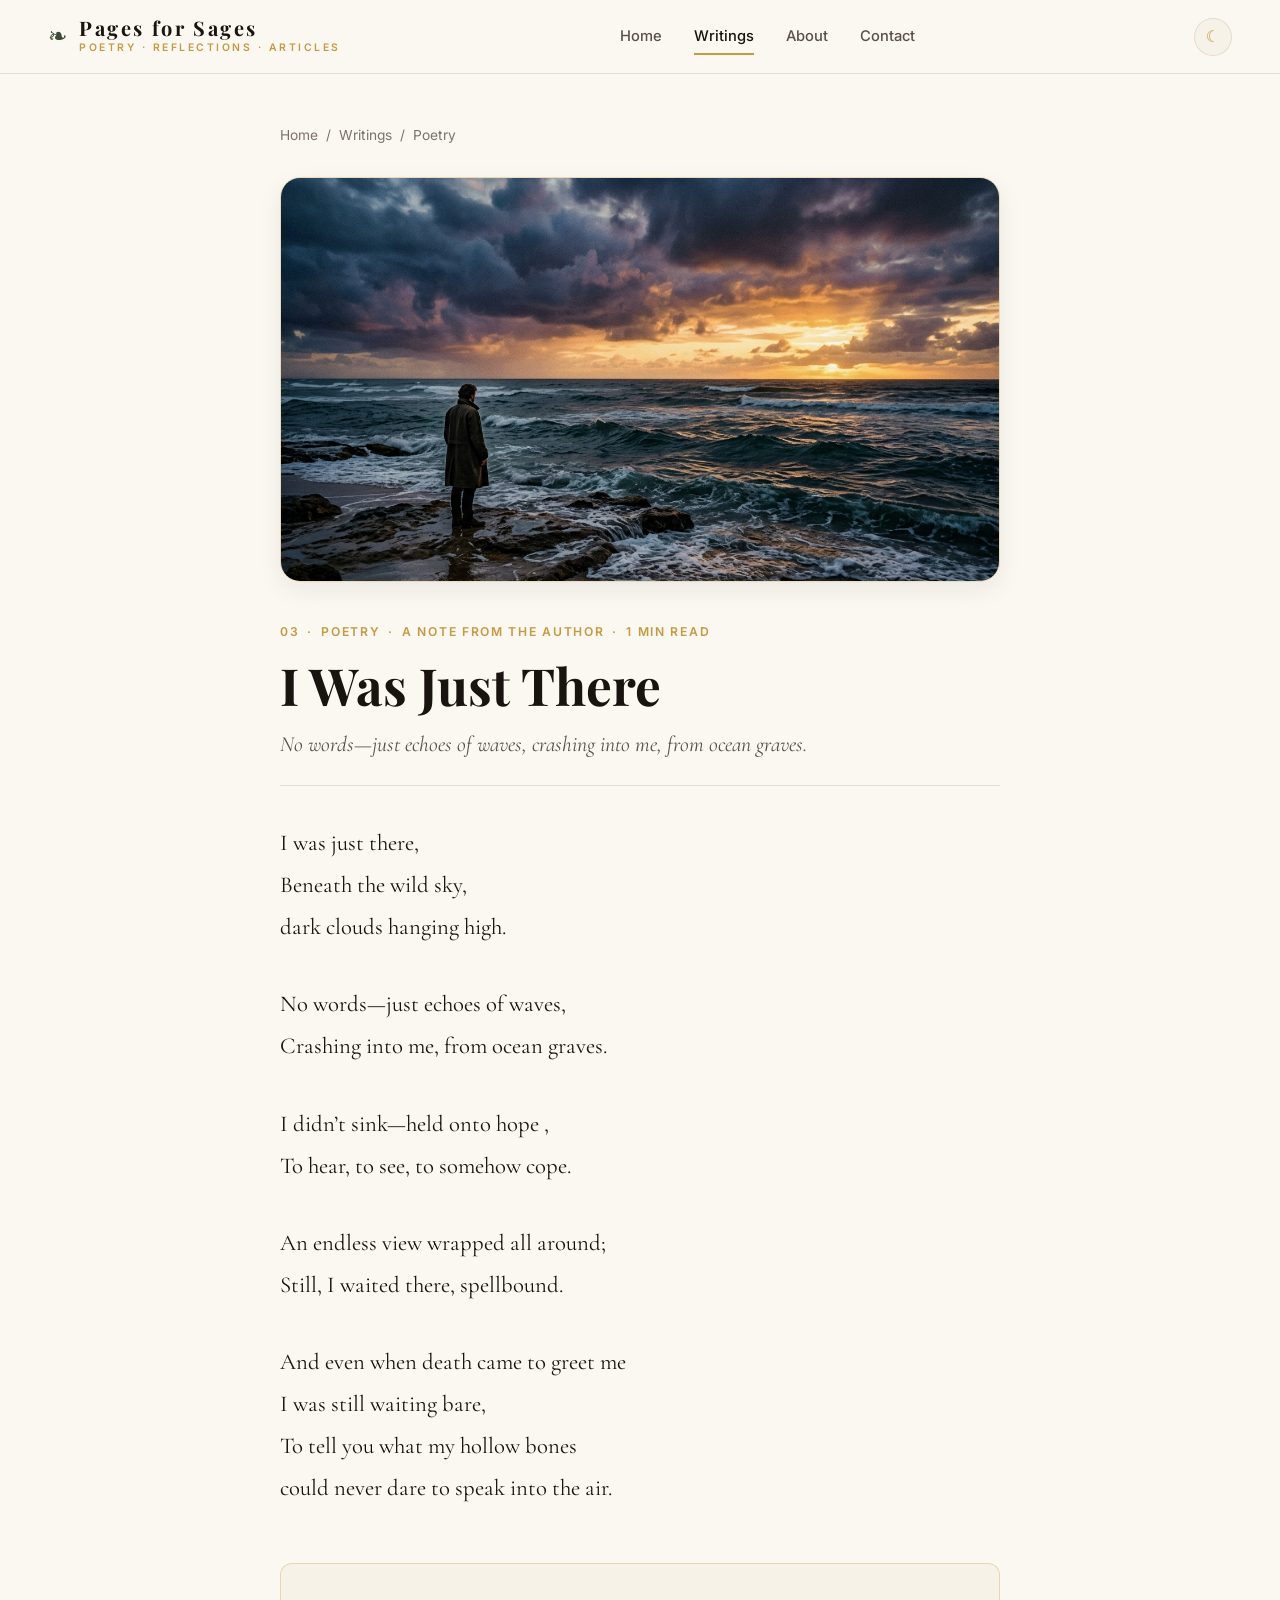
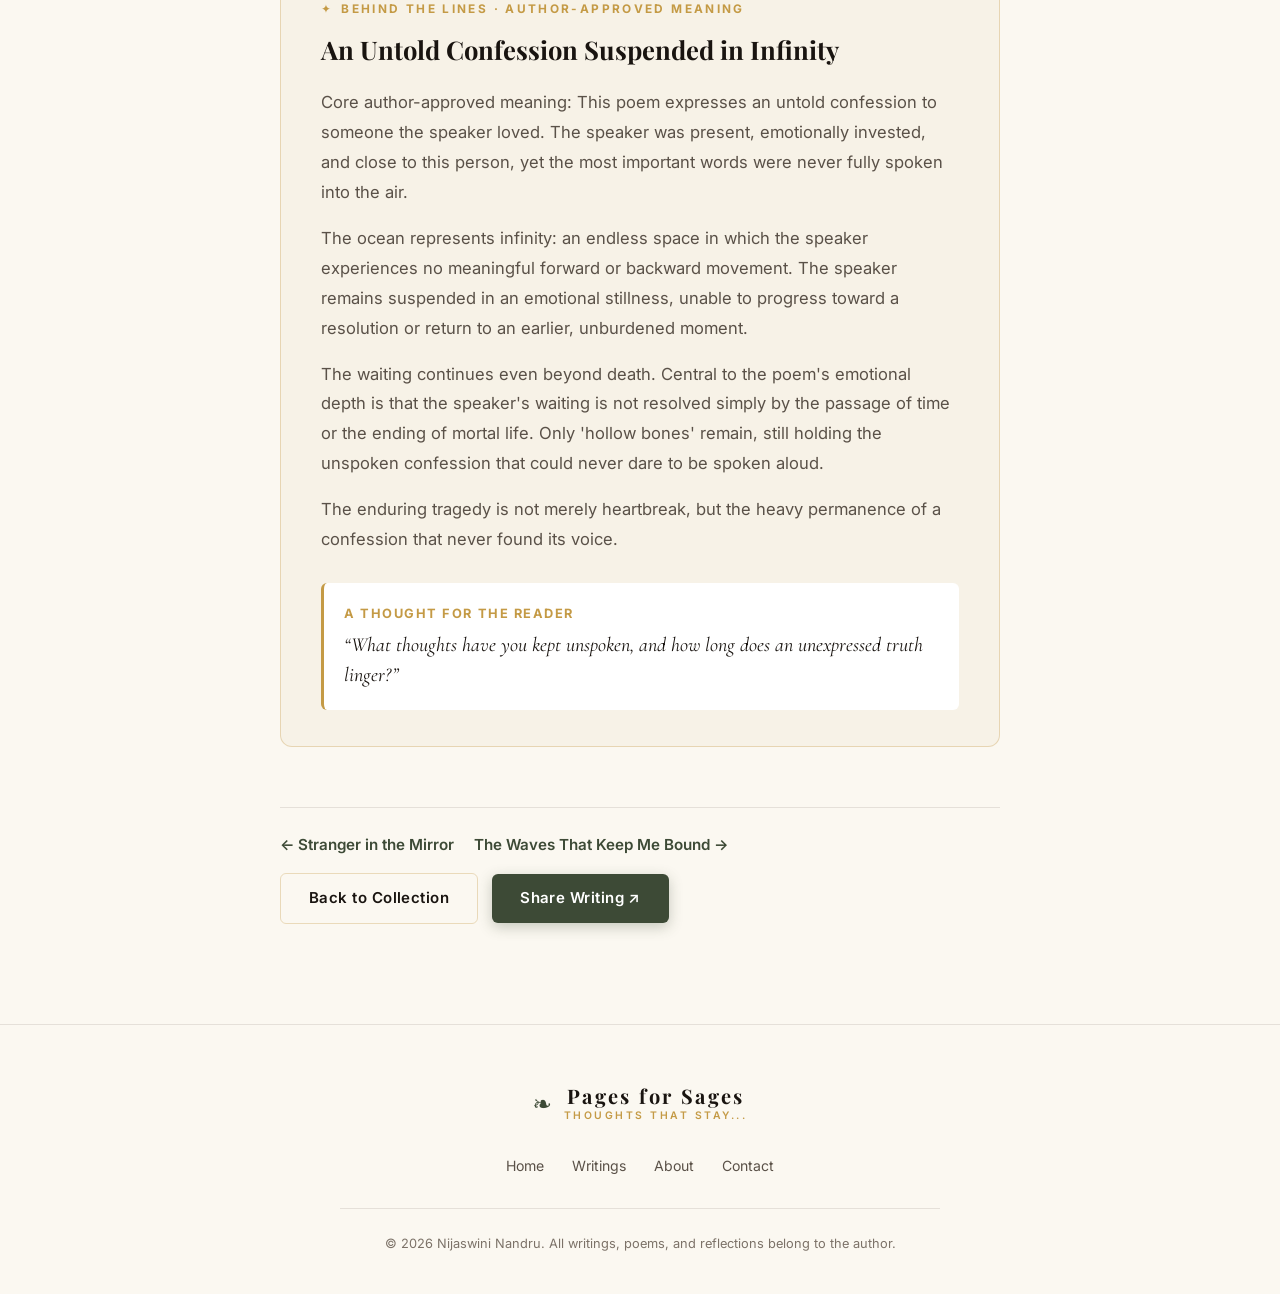
<file: writings/i-was-just-there.html>
<!DOCTYPE html>
<html lang="en">
<head>
  <meta charset="utf-8">
  <meta name="viewport" content="width=device-width, initial-scale=1.0">
  <meta name="theme-color" content="#3d4a36">
  <meta name="description" content="No words—just echoes of waves, crashing into me, from ocean graves. — I Was Just There by Nijaswini Nandru.">
  <title>I Was Just There — Pages for Sages</title>

  <link rel="preconnect" href="https://fonts.googleapis.com">
  <link rel="preconnect" href="https://fonts.gstatic.com" crossorigin>
  <link href="https://fonts.googleapis.com/css2?family=Caveat:wght@500;600&family=Cormorant+Garamond:ital,wght@0,400;0,500;0,600;0,700;1,400;1,600&family=Inter:wght@300;400;500;600;700&family=Playfair+Display:ital,wght@0,500;0,600;0,700;1,500;1,600&display=swap" rel="stylesheet">

  <link rel="stylesheet" href="../css/styles.css">
  <style>
/* ==========================================================================
   NIJAASWINI — MASTER LITERARY DESIGN SYSTEM
   Author: Nijaswini Nandru
   "Thoughts that stay..."
   ========================================================================== */

@import url('https://fonts.googleapis.com/css2?family=Caveat:wght@500;600&family=Cormorant+Garamond:ital,wght@0,400;0,500;0,600;0,700;1,400;1,600&family=Inter:wght@300;400;500;600;700&family=Playfair+Display:ital,wght@0,500;0,600;0,700;1,500;1,600&display=swap');

:root {
  /* Warm Literary Palette (Default Light) */
  --bg-page: #fbf8f1;
  --bg-page-tint: #f5efe3;
  --bg-card: #ffffff;
  --bg-card-subtle: #f7f2e7;
  --bg-surface: #ede5d5;
  --bg-glass: rgba(251, 248, 241, 0.88);
  --bg-glass-card: rgba(255, 255, 255, 0.85);

  --color-ink: #221d19;
  --color-ink-headings: #191410;
  --color-ink-muted: #5a5148;
  --color-ink-subtle: #7c7268;

  --color-olive: #3d4a36;
  --color-olive-dark: #2a3325;
  --color-olive-light: #526349;
  --color-olive-soft: rgba(61, 74, 54, 0.08);

  --color-earth: #6b5745;
  --color-earth-soft: rgba(107, 87, 69, 0.1);

  --color-gold: #c49a45;
  --color-gold-bright: #dfb55c;
  --color-gold-soft: rgba(196, 154, 69, 0.16);
  --color-gold-border: rgba(196, 154, 69, 0.38);

  --color-amber: #de7e43;
  --color-amber-soft: rgba(222, 126, 67, 0.12);

  --border-delicate: rgba(90, 81, 72, 0.14);
  --border-gold: rgba(196, 154, 69, 0.32);

  --shadow-sm: 0 2px 8px rgba(34, 29, 25, 0.04);
  --shadow-md: 0 8px 24px rgba(34, 29, 25, 0.07);
  --shadow-lg: 0 16px 40px rgba(34, 29, 25, 0.1);
  --shadow-gold: 0 8px 28px rgba(196, 154, 69, 0.15);

  /* Fonts */
  --font-serif: 'Playfair Display', Georgia, serif;
  --font-editorial: 'Cormorant Garamond', Georgia, serif;
  --font-sans: 'Inter', system-ui, -apple-system, sans-serif;
  --font-script: 'Caveat', cursive;

  /* Layout */
  --max-width: 1200px;
  --max-reading-width: 760px;
  --header-height: 74px;
  --radius-sm: 6px;
  --radius-md: 12px;
  --radius-lg: 20px;
  --radius-full: 9999px;

  --transition-smooth: all 0.28s cubic-bezier(0.16, 1, 0.3, 1);
}

/* Warm Dark Theme (Espresso, Amber & Gold) */
body.dark-mode {
  --bg-page: #151311;
  --bg-page-tint: #1c1815;
  --bg-card: #201b17;
  --bg-card-subtle: #27221d;
  --bg-surface: #2d2722;
  --bg-glass: rgba(21, 19, 17, 0.92);
  --bg-glass-card: rgba(32, 27, 23, 0.9);

  --color-ink: #f0e9dc;
  --color-ink-headings: #fcf8f0;
  --color-ink-muted: #b8ab9a;
  --color-ink-subtle: #948674;

  --color-olive: #687e5b;
  --color-olive-dark: #819b71;
  --color-olive-light: #9ab48b;
  --color-olive-soft: rgba(104, 126, 91, 0.18);

  --color-earth: #b29b86;
  --color-earth-soft: rgba(178, 155, 134, 0.15);

  --color-gold: #dfb55c;
  --color-gold-bright: #ebd082;
  --color-gold-soft: rgba(223, 181, 92, 0.2);
  --color-gold-border: rgba(223, 181, 92, 0.45);

  --color-amber: #e8915b;
  --color-amber-soft: rgba(232, 145, 91, 0.18);

  --border-delicate: rgba(240, 233, 220, 0.1);
  --border-gold: rgba(223, 181, 92, 0.35);

  --shadow-sm: 0 2px 8px rgba(0, 0, 0, 0.35);
  --shadow-md: 0 8px 24px rgba(0, 0, 0, 0.45);
  --shadow-lg: 0 16px 40px rgba(0, 0, 0, 0.6);
  --shadow-gold: 0 8px 28px rgba(223, 181, 92, 0.2);
}

/* Base Reset & Typography */
*, *::before, *::after {
  box-sizing: border-box;
  margin: 0;
  padding: 0;
}

html {
  font-size: 16px;
  scroll-behavior: smooth;
  scroll-padding-top: var(--header-height);
  -webkit-text-size-adjust: 100%;
}

body {
  background-color: var(--bg-page);
  color: var(--color-ink);
  font-family: var(--font-sans);
  line-height: 1.65;
  text-rendering: optimizeLegibility;
  -webkit-font-smoothing: antialiased;
  -moz-osx-font-smoothing: grayscale;
  transition: background-color 0.4s ease, color 0.4s ease;
  overflow-x: hidden;
}

a {
  color: inherit;
  text-decoration: none;
  transition: var(--transition-smooth);
}

img {
  max-width: 100%;
  height: auto;
  display: block;
}

button, input, textarea, select {
  font: inherit;
  color: inherit;
  border: none;
  background: none;
}

/* Skip link for Accessibility */
.skip-link {
  position: absolute;
  top: -60px;
  left: 20px;
  background: var(--color-olive);
  color: #ffffff;
  padding: 10px 18px;
  border-radius: var(--radius-sm);
  z-index: 1000;
  font-weight: 500;
  transition: top 0.2s ease;
}
.skip-link:focus {
  top: 16px;
}

/* Layout Wrappers */
.section-wrap {
  width: 100%;
  max-width: var(--max-width);
  margin-left: auto;
  margin-right: auto;
  padding-left: 24px;
  padding-right: 24px;
}

.reading-wrap {
  max-width: var(--max-reading-width);
  margin-left: auto;
  margin-right: auto;
  padding-left: 20px;
  padding-right: 20px;
}

/* Section Headings */
.section-heading {
  display: flex;
  justify-content: space-between;
  align-items: flex-end;
  margin-bottom: 40px;
  border-bottom: 1px solid var(--border-delicate);
  padding-bottom: 20px;
}

.eyebrow {
  font-size: 0.76rem;
  letter-spacing: 0.22em;
  text-transform: uppercase;
  color: var(--color-gold);
  font-weight: 600;
  margin-bottom: 8px;
  display: flex;
  align-items: center;
  gap: 8px;
}

.eyebrow::before {
  content: "❧";
  font-size: 0.95rem;
  color: var(--color-olive);
}

.section-heading h2 {
  font-family: var(--font-serif);
  font-size: 2.25rem;
  font-weight: 600;
  color: var(--color-ink-headings);
  line-height: 1.2;
}

.section-heading h2 em {
  font-style: italic;
  font-weight: 400;
  color: var(--color-olive);
}

.heading-note {
  font-size: 0.92rem;
  color: var(--color-ink-subtle);
  font-style: italic;
  font-family: var(--font-editorial);
  font-size: 1.15rem;
}

/* ==========================================================================
   SITE HEADER & NAVIGATION
   ========================================================================== */
.site-header {
  position: sticky;
  top: 0;
  left: 0;
  width: 100%;
  height: var(--header-height);
  background: var(--bg-glass);
  backdrop-filter: blur(14px);
  -webkit-backdrop-filter: blur(14px);
  border-bottom: 1px solid var(--border-delicate);
  z-index: 100;
  display: flex;
  align-items: center;
  justify-content: space-between;
  padding: 0 clamp(16px, 4vw, 48px);
  transition: background-color 0.3s ease, border-color 0.3s ease;
}

.wordmark {
  display: flex;
  align-items: center;
  gap: 12px;
  color: var(--color-ink-headings);
}

.wordmark .brand-leaf {
  font-size: 1.45rem;
  color: var(--color-olive);
  line-height: 1;
  transition: transform 0.3s ease;
}

.wordmark:hover .brand-leaf {
  transform: rotate(15deg) scale(1.1);
}

.wordmark-text {
  display: flex;
  flex-direction: column;
}

.wordmark-name {
  font-family: var(--font-serif);
  font-size: 1.25rem;
  letter-spacing: 0.12em;
  font-weight: 700;
  line-height: 1.1;
  color: var(--color-ink-headings);
}

.wordmark-tag {
  font-size: 0.65rem;
  letter-spacing: 0.24em;
  text-transform: uppercase;
  color: var(--color-gold);
  font-weight: 600;
}

.site-nav {
  display: flex;
  align-items: center;
  gap: 32px;
}

.site-nav a {
  font-size: 0.92rem;
  font-weight: 500;
  color: var(--color-ink-muted);
  position: relative;
  padding: 6px 0;
}

.site-nav a::after {
  content: '';
  position: absolute;
  bottom: 0;
  left: 0;
  width: 0;
  height: 2px;
  background: var(--color-gold);
  transition: width 0.25s ease;
}

.site-nav a:hover,
.site-nav a.active {
  color: var(--color-ink-headings);
}

.site-nav a:hover::after,
.site-nav a.active::after {
  width: 100%;
}

.header-tools {
  display: flex;
  align-items: center;
  gap: 14px;
}

.search-box {
  display: flex;
  align-items: center;
  gap: 8px;
  background: var(--bg-card-subtle);
  border: 1px solid var(--border-delicate);
  border-radius: var(--radius-full);
  padding: 6px 14px;
  transition: var(--transition-smooth);
}

.search-box:focus-within {
  border-color: var(--color-gold);
  box-shadow: 0 0 0 3px var(--color-gold-soft);
  background: var(--bg-card);
}

.search-box span {
  font-size: 0.95rem;
  color: var(--color-gold);
}

.search-box input {
  font-size: 0.86rem;
  width: 140px;
  transition: width 0.25s ease;
}

.search-box input:focus {
  width: 190px;
  outline: none;
}

.theme-toggle {
  width: 38px;
  height: 38px;
  border-radius: var(--radius-full);
  display: flex;
  align-items: center;
  justify-content: center;
  background: var(--bg-card-subtle);
  border: 1px solid var(--border-delicate);
  cursor: pointer;
  font-size: 1rem;
  color: var(--color-gold);
  transition: var(--transition-smooth);
}

.theme-toggle:hover {
  background: var(--color-gold-soft);
  border-color: var(--color-gold);
  transform: rotate(20deg);
}

.menu-toggle {
  display: none;
  width: 40px;
  height: 40px;
  border-radius: var(--radius-sm);
  background: var(--bg-card-subtle);
  border: 1px solid var(--border-delicate);
  font-size: 1.25rem;
  color: var(--color-ink-headings);
  cursor: pointer;
}

/* ==========================================================================
   BUTTONS & ACCENTS
   ========================================================================== */
.button {
  display: inline-flex;
  align-items: center;
  justify-content: center;
  gap: 10px;
  padding: 12px 28px;
  font-size: 0.94rem;
  font-weight: 600;
  border-radius: var(--radius-sm);
  cursor: pointer;
  transition: var(--transition-smooth);
  letter-spacing: 0.03em;
}

.button-primary {
  background-color: var(--color-olive);
  color: #ffffff;
  box-shadow: 0 4px 14px rgba(61, 74, 54, 0.28);
}

.button-primary:hover {
  background-color: var(--color-olive-dark);
  box-shadow: 0 6px 20px rgba(61, 74, 54, 0.4);
  transform: translateY(-2px);
  color: #ffffff;
}

.button-secondary {
  background: transparent;
  color: var(--color-ink-headings);
  border: 1px solid var(--border-gold);
}

.button-secondary:hover {
  background: var(--color-gold-soft);
  border-color: var(--color-gold);
  transform: translateY(-2px);
}

.button-light {
  background: #ffffff;
  color: var(--color-ink-headings);
  box-shadow: var(--shadow-md);
}

.button-light:hover {
  background: var(--bg-page-tint);
  transform: translateY(-2px);
}

.text-link {
  display: inline-flex;
  align-items: center;
  gap: 6px;
  font-size: 0.95rem;
  font-weight: 600;
  color: var(--color-olive);
  cursor: pointer;
}

.text-link:hover {
  color: var(--color-gold);
  transform: translateX(3px);
}

/* ==========================================================================
   HERO SECTION & CINEMATIC CHARACTER STAGE
   ========================================================================== */
.hero {
  position: relative;
  min-height: calc(100vh - var(--header-height));
  display: grid;
  grid-template-columns: 1.05fr 0.95fr;
  align-items: center;
  padding: 40px clamp(24px, 5vw, 64px);
  max-width: 1400px;
  margin: 0 auto;
  gap: 40px;
  overflow: hidden;
}

.hero-copy {
  z-index: 10;
  max-width: 620px;
}

.hero-tagline {
  font-family: var(--font-script);
  font-size: 2.2rem;
  color: var(--color-gold);
  line-height: 1.1;
  margin-bottom: 12px;
  display: block;
}

.hero h1 {
  font-family: var(--font-serif);
  font-size: clamp(3rem, 5.5vw, 5rem);
  font-weight: 700;
  line-height: 1.02;
  color: var(--color-ink-headings);
  letter-spacing: -0.015em;
  margin-bottom: 24px;
}

.hero h1 em {
  font-style: italic;
  font-weight: 400;
  color: var(--color-olive);
  display: inline-block;
}

.hero-description {
  font-size: 1.15rem;
  line-height: 1.8;
  color: var(--color-ink-muted);
  margin-bottom: 36px;
  font-family: var(--font-editorial);
  font-size: 1.35rem;
}

.hero-actions {
  display: flex;
  align-items: center;
  gap: 16px;
  margin-bottom: 40px;
  flex-wrap: wrap;
}

.hero-stats {
  display: flex;
  gap: 32px;
  padding-top: 24px;
  border-top: 1px solid var(--border-delicate);
}

.hero-stats span {
  display: flex;
  flex-direction: column;
}

.hero-stats b {
  font-family: var(--font-serif);
  font-size: 1.6rem;
  color: var(--color-olive);
  line-height: 1;
}

.hero-stats small {
  font-size: 0.78rem;
  color: var(--color-ink-subtle);
  letter-spacing: 0.08em;
  text-transform: uppercase;
  margin-top: 4px;
}

/* Character Stage & Canvas Scrubbing Engine */
.hero-visual {
  position: relative;
  width: 100%;
  height: clamp(520px, 75vh, 760px);
  display: flex;
  align-items: center;
  justify-content: center;
  user-select: none;
}

.character-stage {
  position: relative;
  width: 100%;
  height: 100%;
  border-radius: var(--radius-lg);
  overflow: hidden;
  background: radial-gradient(circle at 60% 40%, rgba(223, 181, 92, 0.18) 0%, rgba(61, 74, 54, 0.1) 60%, transparent 85%);
  box-shadow: inset 0 0 0 1px var(--border-gold);
  cursor: ew-resize;
}

.character-canvas {
  position: absolute;
  inset: 0;
  width: 100%;
  height: 100%;
  object-fit: cover;
  pointer-events: none;
}

/* Atmospheric decorative rings behind character */
.stage-halo {
  position: absolute;
  width: 480px;
  height: 480px;
  border-radius: 50%;
  border: 1px dashed var(--color-gold-border);
  top: 50%;
  left: 50%;
  transform: translate(-50%, -50%);
  pointer-events: none;
  animation: slowSpin 120s linear infinite;
}

.stage-halo-inner {
  position: absolute;
  width: 360px;
  height: 360px;
  border-radius: 50%;
  border: 1px solid var(--color-gold-border);
  top: 50%;
  left: 50%;
  transform: translate(-50%, -50%);
  pointer-events: none;
}

@keyframes slowSpin {
  from { transform: translate(-50%, -50%) rotate(0deg); }
  to { transform: translate(-50%, -50%) rotate(360deg); }
}

/* Floating literary note pills */
.floating-note {
  position: absolute;
  background: var(--bg-glass-card);
  backdrop-filter: blur(10px);
  -webkit-backdrop-filter: blur(10px);
  padding: 10px 18px;
  border-radius: var(--radius-md);
  border: 1px solid var(--border-gold);
  font-family: var(--font-script);
  font-size: 1.25rem;
  color: var(--color-ink-headings);
  box-shadow: var(--shadow-md);
  pointer-events: none;
  z-index: 5;
  transition: transform 0.4s ease;
}

.note-top {
  top: 40px;
  right: 20px;
  transform: rotate(2.5deg);
}

.note-bottom {
  bottom: 85px;
  left: 20px;
  font-size: 1.15rem;
  transform: rotate(-2deg);
}

/* Scrubber Telemetry & Controls Pill */
.scrub-telemetry-pill {
  position: absolute;
  bottom: 18px;
  left: 50%;
  transform: translateX(-50%);
  background: rgba(22, 19, 17, 0.88);
  backdrop-filter: blur(12px);
  -webkit-backdrop-filter: blur(12px);
  color: #f0e9dc;
  padding: 8px 16px;
  border-radius: var(--radius-full);
  border: 1px solid rgba(223, 181, 92, 0.4);
  font-size: 0.76rem;
  letter-spacing: 0.05em;
  display: flex;
  align-items: center;
  gap: 14px;
  z-index: 15;
  pointer-events: auto;
  box-shadow: 0 4px 20px rgba(0, 0, 0, 0.3);
  max-width: 95%;
}

.telemetry-indicator {
  display: flex;
  align-items: center;
  gap: 6px;
  color: var(--color-gold-bright);
  font-weight: 600;
}

.telemetry-indicator .pulse-dot {
  width: 7px;
  height: 7px;
  border-radius: 50%;
  background: var(--color-gold-bright);
  box-shadow: 0 0 8px var(--color-gold-bright);
  animation: dotPulse 2s infinite ease-in-out;
}

@keyframes dotPulse {
  0%, 100% { opacity: 0.4; transform: scale(0.9); }
  50% { opacity: 1; transform: scale(1.2); }
}

.telemetry-hint {
  color: #c4b9a8;
  font-size: 0.74rem;
  white-space: nowrap;
}

.telemetry-frame-num {
  font-family: monospace;
  background: rgba(255, 255, 255, 0.1);
  padding: 2px 7px;
  border-radius: 4px;
  color: #ffffff;
}

/* ==========================================================================
   VALUES & ETHOS STRIP
   ========================================================================== */
.values-strip {
  background: var(--bg-card-subtle);
  border-top: 1px solid var(--border-delicate);
  border-bottom: 1px solid var(--border-delicate);
  padding: 28px clamp(24px, 5vw, 64px);
  display: grid;
  grid-template-columns: repeat(3, 1fr) 1.2fr;
  align-items: center;
  gap: 28px;
}

.values-item {
  display: flex;
  align-items: flex-start;
  gap: 14px;
}

.value-icon {
  font-size: 1.4rem;
  color: var(--color-gold);
  line-height: 1;
}

.value-text b {
  display: block;
  font-size: 0.95rem;
  color: var(--color-ink-headings);
  font-weight: 600;
}

.value-text small {
  display: block;
  font-size: 0.82rem;
  color: var(--color-ink-subtle);
  margin-top: 2px;
}

.values-quote {
  font-family: var(--font-script);
  font-size: 1.45rem;
  color: var(--color-olive);
  text-align: right;
  line-height: 1.25;
  border-left: 1px solid var(--border-delicate);
  padding-left: 24px;
}

/* ==========================================================================
   DOORWAYS / CATEGORY CARDS
   ========================================================================== */
.category-section {
  padding-top: 80px;
  padding-bottom: 80px;
}

.category-grid {
  display: grid;
  grid-template-columns: repeat(4, 1fr);
  gap: 24px;
}

.category-card {
  position: relative;
  background: var(--bg-card);
  border: 1px solid var(--border-delicate);
  border-radius: var(--radius-md);
  overflow: hidden;
  box-shadow: var(--shadow-sm);
  display: flex;
  flex-direction: column;
  transition: var(--transition-smooth);
}

.category-card:hover {
  transform: translateY(-6px);
  box-shadow: var(--shadow-md);
  border-color: var(--color-gold-border);
}

.category-photo-wrap {
  width: 100%;
  height: 200px;
  position: relative;
  overflow: hidden;
  background-color: var(--bg-surface);
}

.category-photo {
  width: 100%;
  height: 100%;
  object-fit: cover;
  transition: transform 0.6s cubic-bezier(0.16, 1, 0.3, 1);
}

.category-card:hover .category-photo {
  transform: scale(1.06);
}

.category-info {
  padding: 24px;
  display: flex;
  flex-direction: column;
  flex-grow: 1;
}

.category-order {
  font-size: 0.72rem;
  letter-spacing: 0.18em;
  color: var(--color-gold);
  font-weight: 600;
  text-transform: uppercase;
  margin-bottom: 8px;
}

.category-info h3 {
  font-family: var(--font-serif);
  font-size: 1.4rem;
  color: var(--color-ink-headings);
  margin-bottom: 8px;
}

.category-info p {
  font-size: 0.88rem;
  color: var(--color-ink-muted);
  line-height: 1.55;
  margin-bottom: 20px;
  flex-grow: 1;
}

.category-action {
  font-size: 0.86rem;
  font-weight: 600;
  color: var(--color-olive);
  display: flex;
  align-items: center;
  gap: 6px;
  transition: color 0.2s ease;
}

.category-card:hover .category-action {
  color: var(--color-gold);
}

/* ==========================================================================
   FEATURED POEM SECTION
   ========================================================================== */
.featured-section {
  padding-bottom: 80px;
}

.featured-card {
  display: grid;
  grid-template-columns: 1fr 1.15fr;
  background: var(--bg-card);
  border: 1px solid var(--border-gold);
  border-radius: var(--radius-lg);
  overflow: hidden;
  box-shadow: var(--shadow-md);
}

.featured-visual {
  position: relative;
  min-height: 420px;
  background-color: var(--bg-surface);
  overflow: hidden;
}

.featured-visual img {
  width: 100%;
  height: 100%;
  object-fit: cover;
  transition: transform 0.8s ease;
}

.featured-card:hover .featured-visual img {
  transform: scale(1.04);
}

.featured-stamp {
  position: absolute;
  top: 24px;
  left: 24px;
  background: rgba(22, 19, 17, 0.82);
  color: var(--color-gold-bright);
  padding: 6px 14px;
  border-radius: var(--radius-full);
  font-size: 0.72rem;
  letter-spacing: 0.16em;
  font-weight: 700;
  border: 1px solid rgba(223, 181, 92, 0.4);
  backdrop-filter: blur(8px);
}

.featured-visual-caption {
  position: absolute;
  bottom: 24px;
  left: 24px;
  right: 24px;
  color: #ffffff;
  font-family: var(--font-script);
  font-size: 1.45rem;
  text-shadow: 0 2px 8px rgba(0, 0, 0, 0.7);
}

.featured-content {
  padding: clamp(32px, 5vw, 60px);
  display: flex;
  flex-direction: column;
  justify-content: center;
}

.post-meta {
  font-size: 0.76rem;
  letter-spacing: 0.14em;
  text-transform: uppercase;
  color: var(--color-gold);
  font-weight: 600;
  display: flex;
  align-items: center;
  gap: 8px;
  margin-bottom: 14px;
}

.featured-content h3 {
  font-family: var(--font-serif);
  font-size: clamp(2rem, 3.5vw, 2.8rem);
  color: var(--color-ink-headings);
  line-height: 1.15;
  margin-bottom: 16px;
}

.featured-excerpt {
  font-family: var(--font-editorial);
  font-size: 1.3rem;
  line-height: 1.7;
  color: var(--color-ink-muted);
  font-style: italic;
  margin-bottom: 32px;
}

.featured-footnote {
  margin-top: 20px;
  font-size: 0.82rem;
  color: var(--color-ink-subtle);
  font-style: italic;
}

/* ==========================================================================
   WRITINGS COLLECTION & FILTERING
   ========================================================================== */
.writing-section {
  padding-top: 60px;
  padding-bottom: 100px;
}

.writing-tools {
  display: flex;
  justify-content: space-between;
  align-items: center;
  margin-bottom: 36px;
  gap: 20px;
  flex-wrap: wrap;
}

.filters {
  display: inline-flex;
  background: var(--bg-card-subtle);
  border: 1px solid var(--border-delicate);
  border-radius: var(--radius-full);
  padding: 4px;
  gap: 4px;
}

.filter {
  padding: 8px 22px;
  border-radius: var(--radius-full);
  font-size: 0.88rem;
  font-weight: 500;
  color: var(--color-ink-muted);
  cursor: pointer;
  transition: var(--transition-smooth);
}

.filter:hover {
  color: var(--color-ink-headings);
}

.filter.active {
  background: var(--color-olive);
  color: #ffffff;
  box-shadow: 0 2px 8px rgba(61, 74, 54, 0.25);
}

.writing-count-badge {
  font-size: 0.85rem;
  color: var(--color-ink-subtle);
  font-family: var(--font-editorial);
  font-size: 1.15rem;
}

/* Post Cards Grid */
.post-grid {
  display: grid;
  grid-template-columns: repeat(3, 1fr);
  gap: 30px;
}

.post-card {
  background: var(--bg-card);
  border: 1px solid var(--border-delicate);
  border-radius: var(--radius-md);
  overflow: hidden;
  box-shadow: var(--shadow-sm);
  display: flex;
  flex-direction: column;
  transition: var(--transition-smooth);
}

.post-card:hover {
  transform: translateY(-6px);
  box-shadow: var(--shadow-md);
  border-color: var(--color-gold-border);
}

.post-card-btn {
  text-align: left;
  display: flex;
  flex-direction: column;
  height: 100%;
  cursor: pointer;
  background: none;
  border: none;
  padding: 0;
  width: 100%;
}

.post-art {
  width: 100%;
  height: 220px;
  position: relative;
  overflow: hidden;
  background: var(--bg-surface);
}

.post-art img {
  width: 100%;
  height: 100%;
  object-fit: cover;
  transition: transform 0.6s cubic-bezier(0.16, 1, 0.3, 1);
}

.post-card:hover .post-art img {
  transform: scale(1.06);
}

.post-art-number {
  position: absolute;
  top: 14px;
  left: 14px;
  font-family: monospace;
  font-size: 0.74rem;
  font-weight: 700;
  background: rgba(22, 19, 17, 0.78);
  color: var(--color-gold-bright);
  padding: 3px 8px;
  border-radius: 4px;
  backdrop-filter: blur(6px);
}

.post-art-category {
  position: absolute;
  top: 14px;
  right: 14px;
  font-size: 0.68rem;
  letter-spacing: 0.12em;
  text-transform: uppercase;
  background: rgba(22, 19, 17, 0.78);
  color: #ffffff;
  padding: 3px 9px;
  border-radius: var(--radius-full);
  backdrop-filter: blur(6px);
}

.post-card-content {
  padding: 24px;
  display: flex;
  flex-direction: column;
  flex-grow: 1;
}

.post-card-content h3 {
  font-family: var(--font-serif);
  font-size: 1.45rem;
  color: var(--color-ink-headings);
  margin-bottom: 10px;
  line-height: 1.25;
}

.post-excerpt {
  font-size: 0.92rem;
  color: var(--color-ink-muted);
  line-height: 1.6;
  margin-bottom: 24px;
  flex-grow: 1;
}

.card-read-action {
  font-size: 0.88rem;
  font-weight: 600;
  color: var(--color-olive);
  display: flex;
  align-items: center;
  gap: 6px;
  transition: color 0.2s ease;
}

.post-card:hover .card-read-action {
  color: var(--color-gold);
}

/* Empty State / Notice Card */
.empty-state {
  text-align: center;
  padding: 60px 20px;
  background: var(--bg-card-subtle);
  border: 1px dashed var(--border-gold);
  border-radius: var(--radius-md);
  margin: 30px 0;
}

.empty-state h4 {
  font-family: var(--font-serif);
  font-size: 1.6rem;
  color: var(--color-ink-headings);
  margin-bottom: 12px;
}

.empty-state p {
  color: var(--color-ink-muted);
  max-width: 520px;
  margin: 0 auto;
}

/* Placeholder card for Renewal or Articles */
.placeholder-card {
  border: 1px dashed var(--color-gold-border);
  background: var(--bg-card-subtle);
  padding: 36px 28px;
  border-radius: var(--radius-md);
  text-align: center;
  display: flex;
  flex-direction: column;
  align-items: center;
  justify-content: center;
  min-height: 320px;
}

.placeholder-badge {
  font-size: 0.72rem;
  letter-spacing: 0.16em;
  text-transform: uppercase;
  background: var(--color-gold-soft);
  color: var(--color-gold);
  border: 1px solid var(--color-gold-border);
  padding: 4px 12px;
  border-radius: var(--radius-full);
  font-weight: 600;
  margin-bottom: 16px;
}

.placeholder-card h3 {
  font-family: var(--font-serif);
  font-size: 1.5rem;
  color: var(--color-ink-headings);
  margin-bottom: 10px;
}

.placeholder-card p {
  font-size: 0.92rem;
  color: var(--color-ink-muted);
  max-width: 420px;
  line-height: 1.6;
}

/* ==========================================================================
   QUOTE BAND / LITERARY RESPITE
   ========================================================================== */
.quote-band {
  position: relative;
  background: var(--color-olive-dark);
  color: #fbf8f1;
  padding: 90px clamp(24px, 5vw, 64px);
  text-align: center;
  overflow: hidden;
}

.quote-band::before {
  content: "“";
  position: absolute;
  top: -40px;
  left: 50%;
  transform: translateX(-50%);
  font-family: var(--font-serif);
  font-size: 16rem;
  color: rgba(255, 255, 255, 0.04);
  line-height: 1;
  pointer-events: none;
}

.quote-band blockquote {
  font-family: var(--font-editorial);
  font-size: clamp(1.8rem, 3.2vw, 2.7rem);
  line-height: 1.4;
  font-style: italic;
  max-width: 820px;
  margin: 0 auto 24px;
}

.quote-band cite {
  font-size: 0.92rem;
  letter-spacing: 0.15em;
  text-transform: uppercase;
  color: var(--color-gold-bright);
  font-style: normal;
  font-weight: 500;
}

/* ==========================================================================
   ABOUT THE AUTHOR (HOMEPAGE SECTION & STANDALONE PAGE)
   ========================================================================== */
.about-section {
  padding-top: 100px;
  padding-bottom: 100px;
}

.about-grid {
  display: grid;
  grid-template-columns: 0.9fr 1.1fr;
  gap: 60px;
  align-items: center;
}

.about-visual {
  position: relative;
}

.about-photo-frame {
  position: relative;
  border-radius: var(--radius-lg);
  overflow: hidden;
  box-shadow: var(--shadow-lg);
  border: 1px solid var(--border-gold);
}

.about-photo-frame img {
  width: 100%;
  height: clamp(400px, 55vh, 600px);
  object-fit: cover;
}

.about-photo-caption {
  position: absolute;
  bottom: 20px;
  right: 20px;
  background: var(--bg-glass-card);
  backdrop-filter: blur(8px);
  padding: 6px 16px;
  border-radius: var(--radius-full);
  font-family: var(--font-script);
  font-size: 1.25rem;
  color: var(--color-ink-headings);
  border: 1px solid var(--border-gold);
}

.about-copy h2 {
  font-family: var(--font-serif);
  font-size: clamp(2.4rem, 4vw, 3.2rem);
  line-height: 1.15;
  color: var(--color-ink-headings);
  margin-bottom: 24px;
}

.about-copy h2 em {
  font-style: italic;
  font-weight: 400;
  color: var(--color-olive);
}

.about-copy p {
  font-size: 1.08rem;
  line-height: 1.85;
  color: var(--color-ink-muted);
  margin-bottom: 20px;
}

.about-copy p:first-of-type {
  font-family: var(--font-editorial);
  font-size: 1.35rem;
  color: var(--color-ink-headings);
}

/* ==========================================================================
   CONTACT SECTION & FORM
   ========================================================================== */
.contact-section {
  padding-top: 80px;
  padding-bottom: 100px;
  background: var(--bg-card-subtle);
  border-top: 1px solid var(--border-delicate);
}

.contact-inner {
  max-width: 720px;
  margin: 0 auto;
  text-align: center;
}

.contact-inner h2 {
  font-family: var(--font-serif);
  font-size: 2.8rem;
  color: var(--color-ink-headings);
  margin-bottom: 16px;
}

.contact-inner h2 em {
  font-style: italic;
  font-weight: 400;
  color: var(--color-olive);
}

.contact-inner p {
  font-size: 1.1rem;
  color: var(--color-ink-muted);
  margin-bottom: 36px;
}

.contact-form {
  background: var(--bg-card);
  border: 1px solid var(--border-delicate);
  border-radius: var(--radius-lg);
  padding: clamp(24px, 5vw, 44px);
  text-align: left;
  box-shadow: var(--shadow-md);
}

.form-group {
  margin-bottom: 22px;
}

.form-group label {
  display: block;
  font-size: 0.84rem;
  font-weight: 600;
  letter-spacing: 0.05em;
  color: var(--color-ink-headings);
  margin-bottom: 8px;
}

.form-group input,
.form-group select,
.form-group textarea {
  width: 100%;
  padding: 12px 16px;
  background: var(--bg-page);
  border: 1px solid var(--border-delicate);
  border-radius: var(--radius-sm);
  color: var(--color-ink);
  transition: var(--transition-smooth);
}

.form-group input:focus,
.form-group select:focus,
.form-group textarea:focus {
  outline: none;
  border-color: var(--color-gold);
  box-shadow: 0 0 0 3px var(--color-gold-soft);
  background: var(--bg-card);
}

.form-helper {
  font-size: 0.78rem;
  color: var(--color-ink-subtle);
  margin-top: 6px;
}

.form-status-msg {
  padding: 14px 18px;
  border-radius: var(--radius-sm);
  margin-top: 20px;
  font-size: 0.92rem;
  display: none;
}

.form-status-msg.status-success {
  display: block;
  background: rgba(61, 74, 54, 0.12);
  color: var(--color-olive-dark);
  border: 1px solid var(--color-olive);
}

.form-status-msg.status-error {
  display: block;
  background: rgba(222, 126, 67, 0.12);
  color: var(--color-amber);
  border: 1px solid var(--color-amber);
}

/* ==========================================================================
   FOOTER
   ========================================================================== */
.site-footer {
  background: var(--bg-page);
  border-top: 1px solid var(--border-delicate);
  padding: 60px clamp(24px, 5vw, 64px) 40px;
  display: flex;
  flex-direction: column;
  align-items: center;
  text-align: center;
  gap: 20px;
}

.footer-nav {
  display: flex;
  gap: 28px;
  margin: 10px 0;
}

.footer-nav a {
  font-size: 0.88rem;
  color: var(--color-ink-muted);
}

.footer-nav a:hover {
  color: var(--color-gold);
}

.footer-copyright {
  font-size: 0.8rem;
  color: var(--color-ink-subtle);
  border-top: 1px solid var(--border-delicate);
  padding-top: 24px;
  width: 100%;
  max-width: 600px;
}

/* ==========================================================================
   DEDICATED READING VIEW & MODAL READER
   ========================================================================== */
.reader-modal {
  width: min(920px, 94vw);
  max-height: 90vh;
  margin: auto;
  border: 1px solid var(--border-gold);
  border-radius: var(--radius-lg);
  background: var(--bg-card);
  color: var(--color-ink);
  box-shadow: 0 25px 70px rgba(0, 0, 0, 0.45);
  padding: 0;
  overflow: hidden;
}

.reader-modal::backdrop {
  background: rgba(18, 15, 13, 0.75);
  backdrop-filter: blur(8px);
}

.reader-header {
  position: sticky;
  top: 0;
  background: var(--bg-glass);
  backdrop-filter: blur(12px);
  -webkit-backdrop-filter: blur(12px);
  border-bottom: 1px solid var(--border-delicate);
  display: flex;
  justify-content: space-between;
  align-items: center;
  padding: 14px 28px;
  z-index: 10;
}

.reader-brand {
  font-family: var(--font-serif);
  font-size: 0.95rem;
  letter-spacing: 0.1em;
  color: var(--color-gold);
  font-weight: 700;
}

.reader-close-btn {
  width: 34px;
  height: 34px;
  border-radius: 50%;
  background: var(--bg-card-subtle);
  border: 1px solid var(--border-delicate);
  color: var(--color-ink);
  display: flex;
  align-items: center;
  justify-content: center;
  cursor: pointer;
  font-size: 1.1rem;
  transition: var(--transition-smooth);
}

.reader-close-btn:hover {
  background: var(--color-gold-soft);
  color: var(--color-gold);
  transform: rotate(90deg);
}

.reader-body {
  padding: 40px clamp(24px, 6vw, 64px) 60px;
  overflow-y: auto;
  max-height: calc(90vh - 65px);
}

.reader-hero-visual {
  width: 100%;
  height: 280px;
  border-radius: var(--radius-md);
  overflow: hidden;
  margin-bottom: 32px;
  position: relative;
}

.reader-hero-visual img {
  width: 100%;
  height: 100%;
  object-fit: cover;
}

.reader-title {
  font-family: var(--font-serif);
  font-size: clamp(2.2rem, 4vw, 3.2rem);
  line-height: 1.15;
  color: var(--color-ink-headings);
  margin-bottom: 12px;
}

.reader-lead {
  font-family: var(--font-editorial);
  font-size: 1.35rem;
  font-style: italic;
  color: var(--color-ink-muted);
  line-height: 1.6;
  margin-bottom: 32px;
  padding-bottom: 24px;
  border-bottom: 1px solid var(--border-delicate);
}

/* POEM TEXT — Exact Stanza Preservation */
.poem-container {
  margin: 36px 0;
  font-family: var(--font-editorial);
  font-size: 1.42rem;
  line-height: 1.85;
  color: var(--color-ink-headings);
}

.poem-stanza {
  margin-bottom: 2.2rem;
  white-space: pre-line;
}

/* BEHIND THE LINES (AUTHOR INTERPRETATION) */
.behind-the-lines {
  margin-top: 54px;
  background: var(--bg-card-subtle);
  border: 1px solid var(--border-gold);
  border-radius: var(--radius-md);
  padding: 36px clamp(20px, 4vw, 40px);
  position: relative;
}

.behind-kicker {
  font-size: 0.74rem;
  letter-spacing: 0.2em;
  text-transform: uppercase;
  color: var(--color-gold);
  font-weight: 700;
  margin-bottom: 8px;
  display: flex;
  align-items: center;
  gap: 8px;
}

.behind-kicker::before {
  content: "✦";
  color: var(--color-gold);
}

.behind-the-lines h3 {
  font-family: var(--font-serif);
  font-size: 1.6rem;
  color: var(--color-ink-headings);
  margin-bottom: 18px;
}

.behind-copy p {
  font-size: 1.04rem;
  line-height: 1.8;
  color: var(--color-ink-muted);
  margin-bottom: 16px;
}

.reflection-prompt-box {
  margin-top: 28px;
  padding: 20px;
  background: var(--bg-card);
  border-left: 3px solid var(--color-gold);
  border-radius: var(--radius-sm);
}

.reflection-prompt-box b {
  display: block;
  font-size: 0.8rem;
  letter-spacing: 0.12em;
  text-transform: uppercase;
  color: var(--color-gold);
  margin-bottom: 6px;
}

.reflection-prompt-box p {
  font-family: var(--font-editorial);
  font-size: 1.25rem;
  font-style: italic;
  color: var(--color-ink-headings);
  line-height: 1.5;
  margin-bottom: 0;
}

.reader-actions {
  display: flex;
  align-items: center;
  justify-content: space-between;
  margin-top: 48px;
  padding-top: 24px;
  border-top: 1px solid var(--border-delicate);
  flex-wrap: wrap;
  gap: 16px;
}

.reader-nav-links {
  display: flex;
  gap: 20px;
}

/* ==========================================================================
   STANDALONE READING PAGES (writings/the-last-dream.html etc.)
   ========================================================================== */
.standalone-reading-page {
  padding: 50px 0 100px;
}

.breadcrumb {
  display: flex;
  align-items: center;
  gap: 8px;
  font-size: 0.86rem;
  color: var(--color-ink-subtle);
  margin-bottom: 30px;
}

.breadcrumb a:hover {
  color: var(--color-gold);
}

.standalone-hero-visual {
  width: 100%;
  height: clamp(300px, 45vh, 460px);
  border-radius: var(--radius-lg);
  overflow: hidden;
  margin-bottom: 40px;
  border: 1px solid var(--border-gold);
  box-shadow: var(--shadow-md);
}

.standalone-hero-visual img {
  width: 100%;
  height: 100%;
  object-fit: cover;
}

/* ==========================================================================
   RESPONSIVE MEDIA QUERIES
   ========================================================================== */
@media (max-width: 1024px) {
  .hero {
    grid-template-columns: 1fr;
    padding-top: 30px;
    gap: 30px;
    text-align: center;
  }

  .hero-copy {
    max-width: 100%;
    margin: 0 auto;
    display: flex;
    flex-direction: column;
    align-items: center;
  }

  .hero-stats {
    justify-content: center;
  }

  .hero-visual {
    height: 520px;
    max-width: 500px;
    margin: 0 auto;
  }

  .values-strip {
    grid-template-columns: repeat(2, 1fr);
  }

  .values-quote {
    grid-column: span 2;
    text-align: center;
    border-left: none;
    border-top: 1px solid var(--border-delicate);
    padding-top: 18px;
    padding-left: 0;
  }

  .category-grid {
    grid-template-columns: repeat(2, 1fr);
  }

  .post-grid {
    grid-template-columns: repeat(2, 1fr);
  }

  .about-grid {
    grid-template-columns: 1fr;
    gap: 40px;
  }
}

@media (max-width: 768px) {
  :root {
    --header-height: 64px;
  }

  .menu-toggle {
    display: flex;
    align-items: center;
    justify-content: center;
  }

  .site-nav {
    position: fixed;
    top: var(--header-height);
    left: 0;
    width: 100%;
    background: var(--bg-glass);
    backdrop-filter: blur(20px);
    -webkit-backdrop-filter: blur(20px);
    border-bottom: 1px solid var(--border-delicate);
    flex-direction: column;
    padding: 24px;
    gap: 20px;
    transform: translateY(-120%);
    opacity: 0;
    pointer-events: none;
    transition: var(--transition-smooth);
    z-index: 99;
  }

  .site-nav.nav-open {
    transform: translateY(0);
    opacity: 1;
    pointer-events: auto;
  }

  .header-search {
    display: none;
  }

  .featured-card {
    grid-template-columns: 1fr;
  }

  .featured-visual {
    min-height: 280px;
  }

  .category-grid {
    grid-template-columns: 1fr;
  }

  .post-grid {
    grid-template-columns: 1fr;
  }

  .hero-visual {
    height: 440px;
  }

  .note-top, .note-bottom {
    display: none;
  }

  .values-strip {
    grid-template-columns: 1fr;
    gap: 20px;
  }

  .values-quote {
    grid-column: span 1;
  }

  .section-heading {
    flex-direction: column;
    align-items: flex-start;
    gap: 8px;
  }
}

/* Reduced Motion */
@media (prefers-reduced-motion: reduce) {
  *, *::before, *::after {
    animation-duration: 0.01ms !important;
    animation-iteration-count: 1 !important;
    transition-duration: 0.01ms !important;
    scroll-behavior: auto !important;
  }
}


/* Fallbacks for missing or unextracted assets */
.category-photo-wrap {
  background: radial-gradient(circle at 50% 50%, rgba(223, 181, 92, 0.25) 0%, rgba(61, 74, 54, 0.5) 100%), #2c3627;
  display: flex;
  align-items: center;
  justify-content: center;
}
.category-photo-wrap::before {
  content: "❧";
  font-size: 3rem;
  color: var(--color-gold-bright);
  opacity: 0.6;
  position: absolute;
}

.post-art {
  background: radial-gradient(circle at 60% 40%, rgba(223, 181, 92, 0.22) 0%, rgba(61, 74, 54, 0.4) 100%), #2c3627;
  display: flex;
  align-items: center;
  justify-content: center;
}
.post-art::before {
  content: "✦";
  font-size: 2.5rem;
  color: var(--color-gold-bright);
  opacity: 0.5;
  position: absolute;
}

.featured-visual {
  background: radial-gradient(circle at 50% 50%, rgba(223, 181, 92, 0.28) 0%, rgba(42, 51, 37, 0.7) 100%), #2a3325;
}

.character-stage {
  background: radial-gradient(circle at 60% 40%, rgba(223, 181, 92, 0.28) 0%, rgba(61, 74, 54, 0.2) 60%, rgba(22, 19, 17, 0.95) 100%), #1c1815;
}

.about-photo-frame {
  background: radial-gradient(circle at 50% 50%, rgba(223, 181, 92, 0.2) 0%, rgba(61, 74, 54, 0.3) 100%), #2c3627;
}

img {
  transition: opacity 0.3s ease;
}
  </style>
  <script>
    document.addEventListener('DOMContentLoaded', () => {
      const savedTheme = localStorage.getItem('nijaaswini-theme');
      if (savedTheme === 'dark') {
        document.body.classList.add('dark-mode');
        const btn = document.getElementById('themeToggle');
        if (btn) btn.textContent = '☼';
      }
      const themeToggle = document.getElementById('themeToggle');
      if (themeToggle) {
        themeToggle.addEventListener('click', () => {
          const isDark = document.body.classList.toggle('dark-mode');
          themeToggle.textContent = isDark ? '☼' : '☾';
          localStorage.setItem('nijaaswini-theme', isDark ? 'dark' : 'light');
        });
      }
      const menuToggle = document.getElementById('menuToggle');
      const siteNav = document.getElementById('siteNav');
      if (menuToggle && siteNav) {
        menuToggle.addEventListener('click', () => {
          const isExpanded = menuToggle.getAttribute('aria-expanded') === 'true';
          menuToggle.setAttribute('aria-expanded', String(!isExpanded));
          siteNav.classList.toggle('nav-open', !isExpanded);
        });
      }
      const shareBtn = document.getElementById('sharePiece');
      if (shareBtn) {
        shareBtn.addEventListener('click', async () => {
          const shareData = {
            title: 'I Was Just There — Nijaaswini',
            text: 'No words—just echoes of waves, crashing into me, from ocean graves.',
            url: window.location.href
          };
          try {
            if (navigator.share) {
              await navigator.share(shareData);
            } else if (navigator.clipboard) {
              await navigator.clipboard.writeText(window.location.href);
              const orig = shareBtn.textContent;
              shareBtn.textContent = 'Link copied to clipboard ✓';
              setTimeout(() => { shareBtn.textContent = orig; }, 2400);
            } else {
              window.prompt('Copy direct link:', window.location.href);
            }
          } catch(e) {}
        });
      }
    });
  </script>
</head>
<body>
  <a class="skip-link" href="#reading-content">Skip to literary content</a>

  <header class="site-header">
    <a class="wordmark" href="../index.html" aria-label="Pages for Sages Homepage">
      <span class="brand-leaf">❧</span>
      <div class="wordmark-text">
        <span class="wordmark-name">Pages for Sages</span>
        <span class="wordmark-tag">Poetry · Reflections · Articles</span>
      </div>
    </a>

    <nav class="site-nav" id="siteNav" aria-label="Main navigation">
      <a href="../index.html">Home</a>
      <a href="index.html" class="active">Writings</a>
      <a href="../about/index.html">About</a>
      <a href="../contact/index.html">Contact</a>
    </nav>

    <div class="header-tools">
      <button class="theme-toggle" id="themeToggle" aria-label="Toggle color theme" title="Toggle warm dark/light theme">☾</button>
      <button class="menu-toggle" id="menuToggle" aria-expanded="false" aria-controls="siteNav" aria-label="Open mobile navigation">☰</button>
    </div>
  </header>

  <main id="reading-content" class="standalone-reading-page">
    <div class="reading-wrap">
      <nav class="breadcrumb" aria-label="Breadcrumb">
        <a href="../index.html">Home</a>
        <span>/</span>
        <a href="index.html">Writings</a>
        <span>/</span>
        <span>Poetry</span>
      </nav>

      <div class="standalone-hero-visual">
        <img src="../assets/images/i-was-just-there.jpg" alt="A solitary contemplative figure standing by vast rolling ocean waves at twilight" onerror="this.onerror=null; this.src='../assets/images/home-window.jpg';">
      </div>

      <p class="post-meta">
        <span>03</span>
        <span>·</span>
        <span>POETRY</span>
        <span>·</span>
        <span>A NOTE FROM THE AUTHOR</span>
        <span>·</span>
        <span>1 min read</span>
      </p>

      <h1 class="reader-title">I Was Just There</h1>
      <p class="reader-lead">No words—just echoes of waves, crashing into me, from ocean graves.</p>

      <div class='poem-container'><div class='poem-stanza'>I was just there,
Beneath the wild sky,
dark clouds hanging high.</div><div class='poem-stanza'>No words—just echoes of waves,
Crashing into me, from ocean graves.</div><div class='poem-stanza'>I didn’t sink—held onto hope ,
To hear, to see, to somehow cope.</div><div class='poem-stanza'>An endless view wrapped all around;
Still, I waited there, spellbound.</div><div class='poem-stanza'>And even when death came to greet me
I was still waiting bare,
To tell you what my hollow bones
could never dare to speak into the air.</div></div>

            <section class="behind-the-lines" aria-label="Author Interpretation">
        <p class="behind-kicker">Behind the Lines &#183; Author-Approved Meaning</p>
        <h3>An Untold Confession Suspended in Infinity</h3>
        <div class="behind-copy"><p>Core author-approved meaning: This poem expresses an untold confession to someone the speaker loved. The speaker was present, emotionally invested, and close to this person, yet the most important words were never fully spoken into the air.</p>
<p>The ocean represents infinity: an endless space in which the speaker experiences no meaningful forward or backward movement. The speaker remains suspended in an emotional stillness, unable to progress toward a resolution or return to an earlier, unburdened moment.</p>
<p>The waiting continues even beyond death. Central to the poem&#39;s emotional depth is that the speaker&#39;s waiting is not resolved simply by the passage of time or the ending of mortal life. Only &#39;hollow bones&#39; remain, still holding the unspoken confession that could never dare to be spoken aloud.</p>
<p>The enduring tragedy is not merely heartbreak, but the heavy permanence of a confession that never found its voice.</p>
</div>        <div class="reflection-prompt-box">
          <b>A Thought for the Reader</b>
          <p>“What thoughts have you kept unspoken, and how long does an unexpressed truth linger?”</p>
        </div></section>

      <div class="reader-actions" style="margin-top: 60px;">
        <div class="reader-nav-links">
          <a class='text-link' href='stranger-in-the-mirror.html'>← Stranger in the Mirror</a>
          <a class='text-link' href='the-waves-that-keep-me-bound.html'>The Waves That Keep Me Bound →</a>
        </div>
        <div style="display: flex; gap: 14px; align-items: center;">
          <a class="button button-secondary" href="index.html">Back to Collection</a>
          <button class="button button-primary" id="sharePiece">Share Writing ↗</button>
        </div>
      </div>
    </div>
  </main>

  <footer class="site-footer">
    <a class="wordmark" href="../index.html" aria-label="Pages for Sages">
      <span class="brand-leaf">❧</span>
      <div class="wordmark-text">
        <span class="wordmark-name">Pages for Sages</span>
        <span class="wordmark-tag">Thoughts that stay...</span>
      </div>
    </a>

    <nav class="footer-nav" aria-label="Footer Navigation">
      <a href="../index.html">Home</a>
      <a href="index.html">Writings</a>
      <a href="../about/index.html">About</a>
      <a href="../contact/index.html">Contact</a>
    </nav>

    <div class="footer-copyright">
      <p>© 2026 Nijaswini Nandru. All writings, poems, and reflections belong to the author.</p>
    </div>
  </footer>
</body>
</html>
</file>
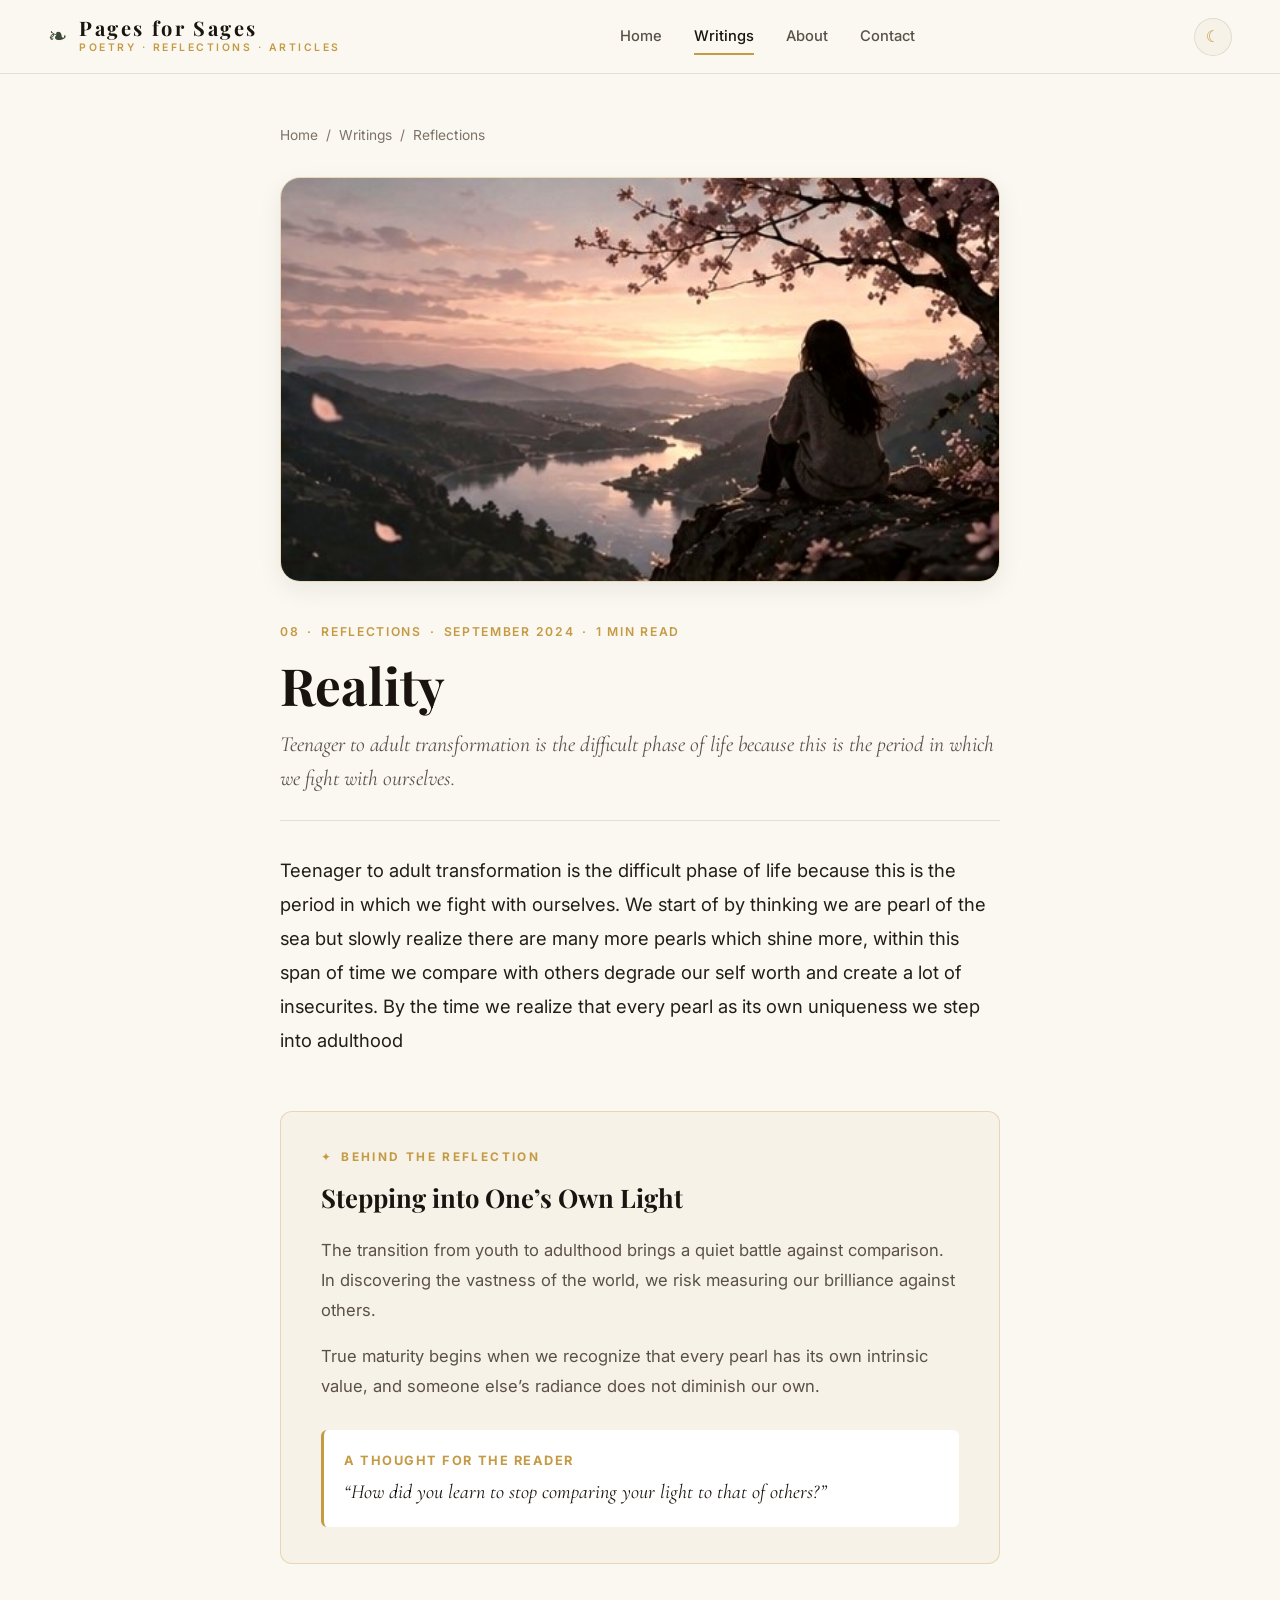
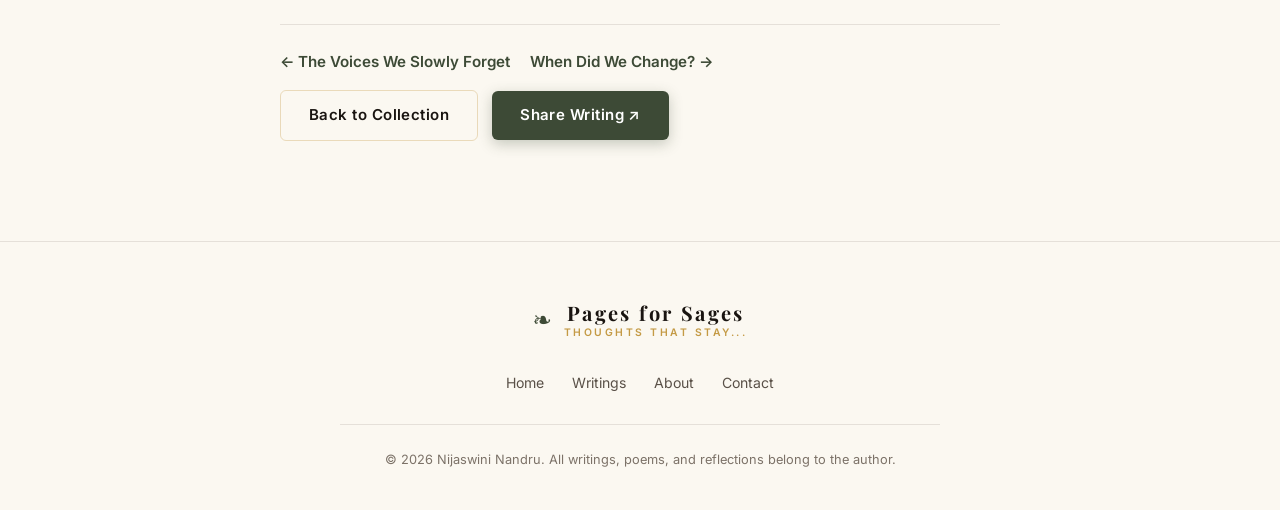
<file: writings/reality.html>
﻿<!DOCTYPE html>
<html lang="en">
<head>
  <meta charset="utf-8">
  <meta name="viewport" content="width=device-width, initial-scale=1.0">
  <meta name="theme-color" content="#3d4a36">
  <meta name="description" content="Teenager to adult transformation is the difficult phase of life because this is the period in which we fight with ourselves. — Reality by Nijaswini Nandru.">
  <title>Reality — Pages for Sages</title>

  <link rel="preconnect" href="https://fonts.googleapis.com">
  <link rel="preconnect" href="https://fonts.gstatic.com" crossorigin>
  <link href="https://fonts.googleapis.com/css2?family=Caveat:wght@500;600&family=Cormorant+Garamond:ital,wght@0,400;0,500;0,600;0,700;1,400;1,600&family=Inter:wght@300;400;500;600;700&family=Playfair+Display:ital,wght@0,500;0,600;0,700;1,500;1,600&display=swap" rel="stylesheet">

  <link rel="stylesheet" href="../css/styles.css">
  <style>
/* ==========================================================================
   NIJAASWINI — MASTER LITERARY DESIGN SYSTEM
   Author: Nijaswini Nandru
   "Thoughts that stay..."
   ========================================================================== */

@import url('https://fonts.googleapis.com/css2?family=Caveat:wght@500;600&family=Cormorant+Garamond:ital,wght@0,400;0,500;0,600;0,700;1,400;1,600&family=Inter:wght@300;400;500;600;700&family=Playfair+Display:ital,wght@0,500;0,600;0,700;1,500;1,600&display=swap');

:root {
  /* Warm Literary Palette (Default Light) */
  --bg-page: #fbf8f1;
  --bg-page-tint: #f5efe3;
  --bg-card: #ffffff;
  --bg-card-subtle: #f7f2e7;
  --bg-surface: #ede5d5;
  --bg-glass: rgba(251, 248, 241, 0.88);
  --bg-glass-card: rgba(255, 255, 255, 0.85);

  --color-ink: #221d19;
  --color-ink-headings: #191410;
  --color-ink-muted: #5a5148;
  --color-ink-subtle: #7c7268;

  --color-olive: #3d4a36;
  --color-olive-dark: #2a3325;
  --color-olive-light: #526349;
  --color-olive-soft: rgba(61, 74, 54, 0.08);

  --color-earth: #6b5745;
  --color-earth-soft: rgba(107, 87, 69, 0.1);

  --color-gold: #c49a45;
  --color-gold-bright: #dfb55c;
  --color-gold-soft: rgba(196, 154, 69, 0.16);
  --color-gold-border: rgba(196, 154, 69, 0.38);

  --color-amber: #de7e43;
  --color-amber-soft: rgba(222, 126, 67, 0.12);

  --border-delicate: rgba(90, 81, 72, 0.14);
  --border-gold: rgba(196, 154, 69, 0.32);

  --shadow-sm: 0 2px 8px rgba(34, 29, 25, 0.04);
  --shadow-md: 0 8px 24px rgba(34, 29, 25, 0.07);
  --shadow-lg: 0 16px 40px rgba(34, 29, 25, 0.1);
  --shadow-gold: 0 8px 28px rgba(196, 154, 69, 0.15);

  /* Fonts */
  --font-serif: 'Playfair Display', Georgia, serif;
  --font-editorial: 'Cormorant Garamond', Georgia, serif;
  --font-sans: 'Inter', system-ui, -apple-system, sans-serif;
  --font-script: 'Caveat', cursive;

  /* Layout */
  --max-width: 1200px;
  --max-reading-width: 760px;
  --header-height: 74px;
  --radius-sm: 6px;
  --radius-md: 12px;
  --radius-lg: 20px;
  --radius-full: 9999px;

  --transition-smooth: all 0.28s cubic-bezier(0.16, 1, 0.3, 1);
}

/* Warm Dark Theme (Espresso, Amber & Gold) */
body.dark-mode {
  --bg-page: #151311;
  --bg-page-tint: #1c1815;
  --bg-card: #201b17;
  --bg-card-subtle: #27221d;
  --bg-surface: #2d2722;
  --bg-glass: rgba(21, 19, 17, 0.92);
  --bg-glass-card: rgba(32, 27, 23, 0.9);

  --color-ink: #f0e9dc;
  --color-ink-headings: #fcf8f0;
  --color-ink-muted: #b8ab9a;
  --color-ink-subtle: #948674;

  --color-olive: #687e5b;
  --color-olive-dark: #819b71;
  --color-olive-light: #9ab48b;
  --color-olive-soft: rgba(104, 126, 91, 0.18);

  --color-earth: #b29b86;
  --color-earth-soft: rgba(178, 155, 134, 0.15);

  --color-gold: #dfb55c;
  --color-gold-bright: #ebd082;
  --color-gold-soft: rgba(223, 181, 92, 0.2);
  --color-gold-border: rgba(223, 181, 92, 0.45);

  --color-amber: #e8915b;
  --color-amber-soft: rgba(232, 145, 91, 0.18);

  --border-delicate: rgba(240, 233, 220, 0.1);
  --border-gold: rgba(223, 181, 92, 0.35);

  --shadow-sm: 0 2px 8px rgba(0, 0, 0, 0.35);
  --shadow-md: 0 8px 24px rgba(0, 0, 0, 0.45);
  --shadow-lg: 0 16px 40px rgba(0, 0, 0, 0.6);
  --shadow-gold: 0 8px 28px rgba(223, 181, 92, 0.2);
}

/* Base Reset & Typography */
*, *::before, *::after {
  box-sizing: border-box;
  margin: 0;
  padding: 0;
}

html {
  font-size: 16px;
  scroll-behavior: smooth;
  scroll-padding-top: var(--header-height);
  -webkit-text-size-adjust: 100%;
}

body {
  background-color: var(--bg-page);
  color: var(--color-ink);
  font-family: var(--font-sans);
  line-height: 1.65;
  text-rendering: optimizeLegibility;
  -webkit-font-smoothing: antialiased;
  -moz-osx-font-smoothing: grayscale;
  transition: background-color 0.4s ease, color 0.4s ease;
  overflow-x: hidden;
}

a {
  color: inherit;
  text-decoration: none;
  transition: var(--transition-smooth);
}

img {
  max-width: 100%;
  height: auto;
  display: block;
}

button, input, textarea, select {
  font: inherit;
  color: inherit;
  border: none;
  background: none;
}

/* Skip link for Accessibility */
.skip-link {
  position: absolute;
  top: -60px;
  left: 20px;
  background: var(--color-olive);
  color: #ffffff;
  padding: 10px 18px;
  border-radius: var(--radius-sm);
  z-index: 1000;
  font-weight: 500;
  transition: top 0.2s ease;
}
.skip-link:focus {
  top: 16px;
}

/* Layout Wrappers */
.section-wrap {
  width: 100%;
  max-width: var(--max-width);
  margin-left: auto;
  margin-right: auto;
  padding-left: 24px;
  padding-right: 24px;
}

.reading-wrap {
  max-width: var(--max-reading-width);
  margin-left: auto;
  margin-right: auto;
  padding-left: 20px;
  padding-right: 20px;
}

/* Section Headings */
.section-heading {
  display: flex;
  justify-content: space-between;
  align-items: flex-end;
  margin-bottom: 40px;
  border-bottom: 1px solid var(--border-delicate);
  padding-bottom: 20px;
}

.eyebrow {
  font-size: 0.76rem;
  letter-spacing: 0.22em;
  text-transform: uppercase;
  color: var(--color-gold);
  font-weight: 600;
  margin-bottom: 8px;
  display: flex;
  align-items: center;
  gap: 8px;
}

.eyebrow::before {
  content: "❧";
  font-size: 0.95rem;
  color: var(--color-olive);
}

.section-heading h2 {
  font-family: var(--font-serif);
  font-size: 2.25rem;
  font-weight: 600;
  color: var(--color-ink-headings);
  line-height: 1.2;
}

.section-heading h2 em {
  font-style: italic;
  font-weight: 400;
  color: var(--color-olive);
}

.heading-note {
  font-size: 0.92rem;
  color: var(--color-ink-subtle);
  font-style: italic;
  font-family: var(--font-editorial);
  font-size: 1.15rem;
}

/* ==========================================================================
   SITE HEADER & NAVIGATION
   ========================================================================== */
.site-header {
  position: sticky;
  top: 0;
  left: 0;
  width: 100%;
  height: var(--header-height);
  background: var(--bg-glass);
  backdrop-filter: blur(14px);
  -webkit-backdrop-filter: blur(14px);
  border-bottom: 1px solid var(--border-delicate);
  z-index: 100;
  display: flex;
  align-items: center;
  justify-content: space-between;
  padding: 0 clamp(16px, 4vw, 48px);
  transition: background-color 0.3s ease, border-color 0.3s ease;
}

.wordmark {
  display: flex;
  align-items: center;
  gap: 12px;
  color: var(--color-ink-headings);
}

.wordmark .brand-leaf {
  font-size: 1.45rem;
  color: var(--color-olive);
  line-height: 1;
  transition: transform 0.3s ease;
}

.wordmark:hover .brand-leaf {
  transform: rotate(15deg) scale(1.1);
}

.wordmark-text {
  display: flex;
  flex-direction: column;
}

.wordmark-name {
  font-family: var(--font-serif);
  font-size: 1.25rem;
  letter-spacing: 0.12em;
  font-weight: 700;
  line-height: 1.1;
  color: var(--color-ink-headings);
}

.wordmark-tag {
  font-size: 0.65rem;
  letter-spacing: 0.24em;
  text-transform: uppercase;
  color: var(--color-gold);
  font-weight: 600;
}

.site-nav {
  display: flex;
  align-items: center;
  gap: 32px;
}

.site-nav a {
  font-size: 0.92rem;
  font-weight: 500;
  color: var(--color-ink-muted);
  position: relative;
  padding: 6px 0;
}

.site-nav a::after {
  content: '';
  position: absolute;
  bottom: 0;
  left: 0;
  width: 0;
  height: 2px;
  background: var(--color-gold);
  transition: width 0.25s ease;
}

.site-nav a:hover,
.site-nav a.active {
  color: var(--color-ink-headings);
}

.site-nav a:hover::after,
.site-nav a.active::after {
  width: 100%;
}

.header-tools {
  display: flex;
  align-items: center;
  gap: 14px;
}

.search-box {
  display: flex;
  align-items: center;
  gap: 8px;
  background: var(--bg-card-subtle);
  border: 1px solid var(--border-delicate);
  border-radius: var(--radius-full);
  padding: 6px 14px;
  transition: var(--transition-smooth);
}

.search-box:focus-within {
  border-color: var(--color-gold);
  box-shadow: 0 0 0 3px var(--color-gold-soft);
  background: var(--bg-card);
}

.search-box span {
  font-size: 0.95rem;
  color: var(--color-gold);
}

.search-box input {
  font-size: 0.86rem;
  width: 140px;
  transition: width 0.25s ease;
}

.search-box input:focus {
  width: 190px;
  outline: none;
}

.theme-toggle {
  width: 38px;
  height: 38px;
  border-radius: var(--radius-full);
  display: flex;
  align-items: center;
  justify-content: center;
  background: var(--bg-card-subtle);
  border: 1px solid var(--border-delicate);
  cursor: pointer;
  font-size: 1rem;
  color: var(--color-gold);
  transition: var(--transition-smooth);
}

.theme-toggle:hover {
  background: var(--color-gold-soft);
  border-color: var(--color-gold);
  transform: rotate(20deg);
}

.menu-toggle {
  display: none;
  width: 40px;
  height: 40px;
  border-radius: var(--radius-sm);
  background: var(--bg-card-subtle);
  border: 1px solid var(--border-delicate);
  font-size: 1.25rem;
  color: var(--color-ink-headings);
  cursor: pointer;
}

/* ==========================================================================
   BUTTONS & ACCENTS
   ========================================================================== */
.button {
  display: inline-flex;
  align-items: center;
  justify-content: center;
  gap: 10px;
  padding: 12px 28px;
  font-size: 0.94rem;
  font-weight: 600;
  border-radius: var(--radius-sm);
  cursor: pointer;
  transition: var(--transition-smooth);
  letter-spacing: 0.03em;
}

.button-primary {
  background-color: var(--color-olive);
  color: #ffffff;
  box-shadow: 0 4px 14px rgba(61, 74, 54, 0.28);
}

.button-primary:hover {
  background-color: var(--color-olive-dark);
  box-shadow: 0 6px 20px rgba(61, 74, 54, 0.4);
  transform: translateY(-2px);
  color: #ffffff;
}

.button-secondary {
  background: transparent;
  color: var(--color-ink-headings);
  border: 1px solid var(--border-gold);
}

.button-secondary:hover {
  background: var(--color-gold-soft);
  border-color: var(--color-gold);
  transform: translateY(-2px);
}

.button-light {
  background: #ffffff;
  color: var(--color-ink-headings);
  box-shadow: var(--shadow-md);
}

.button-light:hover {
  background: var(--bg-page-tint);
  transform: translateY(-2px);
}

.text-link {
  display: inline-flex;
  align-items: center;
  gap: 6px;
  font-size: 0.95rem;
  font-weight: 600;
  color: var(--color-olive);
  cursor: pointer;
}

.text-link:hover {
  color: var(--color-gold);
  transform: translateX(3px);
}

/* ==========================================================================
   HERO SECTION & CINEMATIC CHARACTER STAGE
   ========================================================================== */
.hero {
  position: relative;
  min-height: calc(100vh - var(--header-height));
  display: grid;
  grid-template-columns: 1.05fr 0.95fr;
  align-items: center;
  padding: 40px clamp(24px, 5vw, 64px);
  max-width: 1400px;
  margin: 0 auto;
  gap: 40px;
  overflow: hidden;
}

.hero-copy {
  z-index: 10;
  max-width: 620px;
}

.hero-tagline {
  font-family: var(--font-script);
  font-size: 2.2rem;
  color: var(--color-gold);
  line-height: 1.1;
  margin-bottom: 12px;
  display: block;
}

.hero h1 {
  font-family: var(--font-serif);
  font-size: clamp(3rem, 5.5vw, 5rem);
  font-weight: 700;
  line-height: 1.02;
  color: var(--color-ink-headings);
  letter-spacing: -0.015em;
  margin-bottom: 24px;
}

.hero h1 em {
  font-style: italic;
  font-weight: 400;
  color: var(--color-olive);
  display: inline-block;
}

.hero-description {
  font-size: 1.15rem;
  line-height: 1.8;
  color: var(--color-ink-muted);
  margin-bottom: 36px;
  font-family: var(--font-editorial);
  font-size: 1.35rem;
}

.hero-actions {
  display: flex;
  align-items: center;
  gap: 16px;
  margin-bottom: 40px;
  flex-wrap: wrap;
}

.hero-stats {
  display: flex;
  gap: 32px;
  padding-top: 24px;
  border-top: 1px solid var(--border-delicate);
}

.hero-stats span {
  display: flex;
  flex-direction: column;
}

.hero-stats b {
  font-family: var(--font-serif);
  font-size: 1.6rem;
  color: var(--color-olive);
  line-height: 1;
}

.hero-stats small {
  font-size: 0.78rem;
  color: var(--color-ink-subtle);
  letter-spacing: 0.08em;
  text-transform: uppercase;
  margin-top: 4px;
}

/* Character Stage & Canvas Scrubbing Engine */
.hero-visual {
  position: relative;
  width: 100%;
  height: clamp(520px, 75vh, 760px);
  display: flex;
  align-items: center;
  justify-content: center;
  user-select: none;
}

.character-stage {
  position: relative;
  width: 100%;
  height: 100%;
  border-radius: var(--radius-lg);
  overflow: hidden;
  background: radial-gradient(circle at 60% 40%, rgba(223, 181, 92, 0.18) 0%, rgba(61, 74, 54, 0.1) 60%, transparent 85%);
  box-shadow: inset 0 0 0 1px var(--border-gold);
  cursor: ew-resize;
}

.character-canvas {
  position: absolute;
  inset: 0;
  width: 100%;
  height: 100%;
  object-fit: cover;
  pointer-events: none;
}

/* Atmospheric decorative rings behind character */
.stage-halo {
  position: absolute;
  width: 480px;
  height: 480px;
  border-radius: 50%;
  border: 1px dashed var(--color-gold-border);
  top: 50%;
  left: 50%;
  transform: translate(-50%, -50%);
  pointer-events: none;
  animation: slowSpin 120s linear infinite;
}

.stage-halo-inner {
  position: absolute;
  width: 360px;
  height: 360px;
  border-radius: 50%;
  border: 1px solid var(--color-gold-border);
  top: 50%;
  left: 50%;
  transform: translate(-50%, -50%);
  pointer-events: none;
}

@keyframes slowSpin {
  from { transform: translate(-50%, -50%) rotate(0deg); }
  to { transform: translate(-50%, -50%) rotate(360deg); }
}

/* Floating literary note pills */
.floating-note {
  position: absolute;
  background: var(--bg-glass-card);
  backdrop-filter: blur(10px);
  -webkit-backdrop-filter: blur(10px);
  padding: 10px 18px;
  border-radius: var(--radius-md);
  border: 1px solid var(--border-gold);
  font-family: var(--font-script);
  font-size: 1.25rem;
  color: var(--color-ink-headings);
  box-shadow: var(--shadow-md);
  pointer-events: none;
  z-index: 5;
  transition: transform 0.4s ease;
}

.note-top {
  top: 40px;
  right: 20px;
  transform: rotate(2.5deg);
}

.note-bottom {
  bottom: 85px;
  left: 20px;
  font-size: 1.15rem;
  transform: rotate(-2deg);
}

/* Scrubber Telemetry & Controls Pill */
.scrub-telemetry-pill {
  position: absolute;
  bottom: 18px;
  left: 50%;
  transform: translateX(-50%);
  background: rgba(22, 19, 17, 0.88);
  backdrop-filter: blur(12px);
  -webkit-backdrop-filter: blur(12px);
  color: #f0e9dc;
  padding: 8px 16px;
  border-radius: var(--radius-full);
  border: 1px solid rgba(223, 181, 92, 0.4);
  font-size: 0.76rem;
  letter-spacing: 0.05em;
  display: flex;
  align-items: center;
  gap: 14px;
  z-index: 15;
  pointer-events: auto;
  box-shadow: 0 4px 20px rgba(0, 0, 0, 0.3);
  max-width: 95%;
}

.telemetry-indicator {
  display: flex;
  align-items: center;
  gap: 6px;
  color: var(--color-gold-bright);
  font-weight: 600;
}

.telemetry-indicator .pulse-dot {
  width: 7px;
  height: 7px;
  border-radius: 50%;
  background: var(--color-gold-bright);
  box-shadow: 0 0 8px var(--color-gold-bright);
  animation: dotPulse 2s infinite ease-in-out;
}

@keyframes dotPulse {
  0%, 100% { opacity: 0.4; transform: scale(0.9); }
  50% { opacity: 1; transform: scale(1.2); }
}

.telemetry-hint {
  color: #c4b9a8;
  font-size: 0.74rem;
  white-space: nowrap;
}

.telemetry-frame-num {
  font-family: monospace;
  background: rgba(255, 255, 255, 0.1);
  padding: 2px 7px;
  border-radius: 4px;
  color: #ffffff;
}

/* ==========================================================================
   VALUES & ETHOS STRIP
   ========================================================================== */
.values-strip {
  background: var(--bg-card-subtle);
  border-top: 1px solid var(--border-delicate);
  border-bottom: 1px solid var(--border-delicate);
  padding: 28px clamp(24px, 5vw, 64px);
  display: grid;
  grid-template-columns: repeat(3, 1fr) 1.2fr;
  align-items: center;
  gap: 28px;
}

.values-item {
  display: flex;
  align-items: flex-start;
  gap: 14px;
}

.value-icon {
  font-size: 1.4rem;
  color: var(--color-gold);
  line-height: 1;
}

.value-text b {
  display: block;
  font-size: 0.95rem;
  color: var(--color-ink-headings);
  font-weight: 600;
}

.value-text small {
  display: block;
  font-size: 0.82rem;
  color: var(--color-ink-subtle);
  margin-top: 2px;
}

.values-quote {
  font-family: var(--font-script);
  font-size: 1.45rem;
  color: var(--color-olive);
  text-align: right;
  line-height: 1.25;
  border-left: 1px solid var(--border-delicate);
  padding-left: 24px;
}

/* ==========================================================================
   DOORWAYS / CATEGORY CARDS
   ========================================================================== */
.category-section {
  padding-top: 80px;
  padding-bottom: 80px;
}

.category-grid {
  display: grid;
  grid-template-columns: repeat(4, 1fr);
  gap: 24px;
}

.category-card {
  position: relative;
  background: var(--bg-card);
  border: 1px solid var(--border-delicate);
  border-radius: var(--radius-md);
  overflow: hidden;
  box-shadow: var(--shadow-sm);
  display: flex;
  flex-direction: column;
  transition: var(--transition-smooth);
}

.category-card:hover {
  transform: translateY(-6px);
  box-shadow: var(--shadow-md);
  border-color: var(--color-gold-border);
}

.category-photo-wrap {
  width: 100%;
  height: 200px;
  position: relative;
  overflow: hidden;
  background-color: var(--bg-surface);
}

.category-photo {
  width: 100%;
  height: 100%;
  object-fit: cover;
  transition: transform 0.6s cubic-bezier(0.16, 1, 0.3, 1);
}

.category-card:hover .category-photo {
  transform: scale(1.06);
}

.category-info {
  padding: 24px;
  display: flex;
  flex-direction: column;
  flex-grow: 1;
}

.category-order {
  font-size: 0.72rem;
  letter-spacing: 0.18em;
  color: var(--color-gold);
  font-weight: 600;
  text-transform: uppercase;
  margin-bottom: 8px;
}

.category-info h3 {
  font-family: var(--font-serif);
  font-size: 1.4rem;
  color: var(--color-ink-headings);
  margin-bottom: 8px;
}

.category-info p {
  font-size: 0.88rem;
  color: var(--color-ink-muted);
  line-height: 1.55;
  margin-bottom: 20px;
  flex-grow: 1;
}

.category-action {
  font-size: 0.86rem;
  font-weight: 600;
  color: var(--color-olive);
  display: flex;
  align-items: center;
  gap: 6px;
  transition: color 0.2s ease;
}

.category-card:hover .category-action {
  color: var(--color-gold);
}

/* ==========================================================================
   FEATURED POEM SECTION
   ========================================================================== */
.featured-section {
  padding-bottom: 80px;
}

.featured-card {
  display: grid;
  grid-template-columns: 1fr 1.15fr;
  background: var(--bg-card);
  border: 1px solid var(--border-gold);
  border-radius: var(--radius-lg);
  overflow: hidden;
  box-shadow: var(--shadow-md);
}

.featured-visual {
  position: relative;
  min-height: 420px;
  background-color: var(--bg-surface);
  overflow: hidden;
}

.featured-visual img {
  width: 100%;
  height: 100%;
  object-fit: cover;
  transition: transform 0.8s ease;
}

.featured-card:hover .featured-visual img {
  transform: scale(1.04);
}

.featured-stamp {
  position: absolute;
  top: 24px;
  left: 24px;
  background: rgba(22, 19, 17, 0.82);
  color: var(--color-gold-bright);
  padding: 6px 14px;
  border-radius: var(--radius-full);
  font-size: 0.72rem;
  letter-spacing: 0.16em;
  font-weight: 700;
  border: 1px solid rgba(223, 181, 92, 0.4);
  backdrop-filter: blur(8px);
}

.featured-visual-caption {
  position: absolute;
  bottom: 24px;
  left: 24px;
  right: 24px;
  color: #ffffff;
  font-family: var(--font-script);
  font-size: 1.45rem;
  text-shadow: 0 2px 8px rgba(0, 0, 0, 0.7);
}

.featured-content {
  padding: clamp(32px, 5vw, 60px);
  display: flex;
  flex-direction: column;
  justify-content: center;
}

.post-meta {
  font-size: 0.76rem;
  letter-spacing: 0.14em;
  text-transform: uppercase;
  color: var(--color-gold);
  font-weight: 600;
  display: flex;
  align-items: center;
  gap: 8px;
  margin-bottom: 14px;
}

.featured-content h3 {
  font-family: var(--font-serif);
  font-size: clamp(2rem, 3.5vw, 2.8rem);
  color: var(--color-ink-headings);
  line-height: 1.15;
  margin-bottom: 16px;
}

.featured-excerpt {
  font-family: var(--font-editorial);
  font-size: 1.3rem;
  line-height: 1.7;
  color: var(--color-ink-muted);
  font-style: italic;
  margin-bottom: 32px;
}

.featured-footnote {
  margin-top: 20px;
  font-size: 0.82rem;
  color: var(--color-ink-subtle);
  font-style: italic;
}

/* ==========================================================================
   WRITINGS COLLECTION & FILTERING
   ========================================================================== */
.writing-section {
  padding-top: 60px;
  padding-bottom: 100px;
}

.writing-tools {
  display: flex;
  justify-content: space-between;
  align-items: center;
  margin-bottom: 36px;
  gap: 20px;
  flex-wrap: wrap;
}

.filters {
  display: inline-flex;
  background: var(--bg-card-subtle);
  border: 1px solid var(--border-delicate);
  border-radius: var(--radius-full);
  padding: 4px;
  gap: 4px;
}

.filter {
  padding: 8px 22px;
  border-radius: var(--radius-full);
  font-size: 0.88rem;
  font-weight: 500;
  color: var(--color-ink-muted);
  cursor: pointer;
  transition: var(--transition-smooth);
}

.filter:hover {
  color: var(--color-ink-headings);
}

.filter.active {
  background: var(--color-olive);
  color: #ffffff;
  box-shadow: 0 2px 8px rgba(61, 74, 54, 0.25);
}

.writing-count-badge {
  font-size: 0.85rem;
  color: var(--color-ink-subtle);
  font-family: var(--font-editorial);
  font-size: 1.15rem;
}

/* Post Cards Grid */
.post-grid {
  display: grid;
  grid-template-columns: repeat(3, 1fr);
  gap: 30px;
}

.post-card {
  background: var(--bg-card);
  border: 1px solid var(--border-delicate);
  border-radius: var(--radius-md);
  overflow: hidden;
  box-shadow: var(--shadow-sm);
  display: flex;
  flex-direction: column;
  transition: var(--transition-smooth);
}

.post-card:hover {
  transform: translateY(-6px);
  box-shadow: var(--shadow-md);
  border-color: var(--color-gold-border);
}

.post-card-btn {
  text-align: left;
  display: flex;
  flex-direction: column;
  height: 100%;
  cursor: pointer;
  background: none;
  border: none;
  padding: 0;
  width: 100%;
}

.post-art {
  width: 100%;
  height: 220px;
  position: relative;
  overflow: hidden;
  background: var(--bg-surface);
}

.post-art img {
  width: 100%;
  height: 100%;
  object-fit: cover;
  transition: transform 0.6s cubic-bezier(0.16, 1, 0.3, 1);
}

.post-card:hover .post-art img {
  transform: scale(1.06);
}

.post-art-number {
  position: absolute;
  top: 14px;
  left: 14px;
  font-family: monospace;
  font-size: 0.74rem;
  font-weight: 700;
  background: rgba(22, 19, 17, 0.78);
  color: var(--color-gold-bright);
  padding: 3px 8px;
  border-radius: 4px;
  backdrop-filter: blur(6px);
}

.post-art-category {
  position: absolute;
  top: 14px;
  right: 14px;
  font-size: 0.68rem;
  letter-spacing: 0.12em;
  text-transform: uppercase;
  background: rgba(22, 19, 17, 0.78);
  color: #ffffff;
  padding: 3px 9px;
  border-radius: var(--radius-full);
  backdrop-filter: blur(6px);
}

.post-card-content {
  padding: 24px;
  display: flex;
  flex-direction: column;
  flex-grow: 1;
}

.post-card-content h3 {
  font-family: var(--font-serif);
  font-size: 1.45rem;
  color: var(--color-ink-headings);
  margin-bottom: 10px;
  line-height: 1.25;
}

.post-excerpt {
  font-size: 0.92rem;
  color: var(--color-ink-muted);
  line-height: 1.6;
  margin-bottom: 24px;
  flex-grow: 1;
}

.card-read-action {
  font-size: 0.88rem;
  font-weight: 600;
  color: var(--color-olive);
  display: flex;
  align-items: center;
  gap: 6px;
  transition: color 0.2s ease;
}

.post-card:hover .card-read-action {
  color: var(--color-gold);
}

/* Empty State / Notice Card */
.empty-state {
  text-align: center;
  padding: 60px 20px;
  background: var(--bg-card-subtle);
  border: 1px dashed var(--border-gold);
  border-radius: var(--radius-md);
  margin: 30px 0;
}

.empty-state h4 {
  font-family: var(--font-serif);
  font-size: 1.6rem;
  color: var(--color-ink-headings);
  margin-bottom: 12px;
}

.empty-state p {
  color: var(--color-ink-muted);
  max-width: 520px;
  margin: 0 auto;
}

/* Placeholder card for Renewal or Articles */
.placeholder-card {
  border: 1px dashed var(--color-gold-border);
  background: var(--bg-card-subtle);
  padding: 36px 28px;
  border-radius: var(--radius-md);
  text-align: center;
  display: flex;
  flex-direction: column;
  align-items: center;
  justify-content: center;
  min-height: 320px;
}

.placeholder-badge {
  font-size: 0.72rem;
  letter-spacing: 0.16em;
  text-transform: uppercase;
  background: var(--color-gold-soft);
  color: var(--color-gold);
  border: 1px solid var(--color-gold-border);
  padding: 4px 12px;
  border-radius: var(--radius-full);
  font-weight: 600;
  margin-bottom: 16px;
}

.placeholder-card h3 {
  font-family: var(--font-serif);
  font-size: 1.5rem;
  color: var(--color-ink-headings);
  margin-bottom: 10px;
}

.placeholder-card p {
  font-size: 0.92rem;
  color: var(--color-ink-muted);
  max-width: 420px;
  line-height: 1.6;
}

/* ==========================================================================
   QUOTE BAND / LITERARY RESPITE
   ========================================================================== */
.quote-band {
  position: relative;
  background: var(--color-olive-dark);
  color: #fbf8f1;
  padding: 90px clamp(24px, 5vw, 64px);
  text-align: center;
  overflow: hidden;
}

.quote-band::before {
  content: "“";
  position: absolute;
  top: -40px;
  left: 50%;
  transform: translateX(-50%);
  font-family: var(--font-serif);
  font-size: 16rem;
  color: rgba(255, 255, 255, 0.04);
  line-height: 1;
  pointer-events: none;
}

.quote-band blockquote {
  font-family: var(--font-editorial);
  font-size: clamp(1.8rem, 3.2vw, 2.7rem);
  line-height: 1.4;
  font-style: italic;
  max-width: 820px;
  margin: 0 auto 24px;
}

.quote-band cite {
  font-size: 0.92rem;
  letter-spacing: 0.15em;
  text-transform: uppercase;
  color: var(--color-gold-bright);
  font-style: normal;
  font-weight: 500;
}

/* ==========================================================================
   ABOUT THE AUTHOR (HOMEPAGE SECTION & STANDALONE PAGE)
   ========================================================================== */
.about-section {
  padding-top: 100px;
  padding-bottom: 100px;
}

.about-grid {
  display: grid;
  grid-template-columns: 0.9fr 1.1fr;
  gap: 60px;
  align-items: center;
}

.about-visual {
  position: relative;
}

.about-photo-frame {
  position: relative;
  border-radius: var(--radius-lg);
  overflow: hidden;
  box-shadow: var(--shadow-lg);
  border: 1px solid var(--border-gold);
}

.about-photo-frame img {
  width: 100%;
  height: clamp(400px, 55vh, 600px);
  object-fit: cover;
}

.about-photo-caption {
  position: absolute;
  bottom: 20px;
  right: 20px;
  background: var(--bg-glass-card);
  backdrop-filter: blur(8px);
  padding: 6px 16px;
  border-radius: var(--radius-full);
  font-family: var(--font-script);
  font-size: 1.25rem;
  color: var(--color-ink-headings);
  border: 1px solid var(--border-gold);
}

.about-copy h2 {
  font-family: var(--font-serif);
  font-size: clamp(2.4rem, 4vw, 3.2rem);
  line-height: 1.15;
  color: var(--color-ink-headings);
  margin-bottom: 24px;
}

.about-copy h2 em {
  font-style: italic;
  font-weight: 400;
  color: var(--color-olive);
}

.about-copy p {
  font-size: 1.08rem;
  line-height: 1.85;
  color: var(--color-ink-muted);
  margin-bottom: 20px;
}

.about-copy p:first-of-type {
  font-family: var(--font-editorial);
  font-size: 1.35rem;
  color: var(--color-ink-headings);
}

/* ==========================================================================
   CONTACT SECTION & FORM
   ========================================================================== */
.contact-section {
  padding-top: 80px;
  padding-bottom: 100px;
  background: var(--bg-card-subtle);
  border-top: 1px solid var(--border-delicate);
}

.contact-inner {
  max-width: 720px;
  margin: 0 auto;
  text-align: center;
}

.contact-inner h2 {
  font-family: var(--font-serif);
  font-size: 2.8rem;
  color: var(--color-ink-headings);
  margin-bottom: 16px;
}

.contact-inner h2 em {
  font-style: italic;
  font-weight: 400;
  color: var(--color-olive);
}

.contact-inner p {
  font-size: 1.1rem;
  color: var(--color-ink-muted);
  margin-bottom: 36px;
}

.contact-form {
  background: var(--bg-card);
  border: 1px solid var(--border-delicate);
  border-radius: var(--radius-lg);
  padding: clamp(24px, 5vw, 44px);
  text-align: left;
  box-shadow: var(--shadow-md);
}

.form-group {
  margin-bottom: 22px;
}

.form-group label {
  display: block;
  font-size: 0.84rem;
  font-weight: 600;
  letter-spacing: 0.05em;
  color: var(--color-ink-headings);
  margin-bottom: 8px;
}

.form-group input,
.form-group select,
.form-group textarea {
  width: 100%;
  padding: 12px 16px;
  background: var(--bg-page);
  border: 1px solid var(--border-delicate);
  border-radius: var(--radius-sm);
  color: var(--color-ink);
  transition: var(--transition-smooth);
}

.form-group input:focus,
.form-group select:focus,
.form-group textarea:focus {
  outline: none;
  border-color: var(--color-gold);
  box-shadow: 0 0 0 3px var(--color-gold-soft);
  background: var(--bg-card);
}

.form-helper {
  font-size: 0.78rem;
  color: var(--color-ink-subtle);
  margin-top: 6px;
}

.form-status-msg {
  padding: 14px 18px;
  border-radius: var(--radius-sm);
  margin-top: 20px;
  font-size: 0.92rem;
  display: none;
}

.form-status-msg.status-success {
  display: block;
  background: rgba(61, 74, 54, 0.12);
  color: var(--color-olive-dark);
  border: 1px solid var(--color-olive);
}

.form-status-msg.status-error {
  display: block;
  background: rgba(222, 126, 67, 0.12);
  color: var(--color-amber);
  border: 1px solid var(--color-amber);
}

/* ==========================================================================
   FOOTER
   ========================================================================== */
.site-footer {
  background: var(--bg-page);
  border-top: 1px solid var(--border-delicate);
  padding: 60px clamp(24px, 5vw, 64px) 40px;
  display: flex;
  flex-direction: column;
  align-items: center;
  text-align: center;
  gap: 20px;
}

.footer-nav {
  display: flex;
  gap: 28px;
  margin: 10px 0;
}

.footer-nav a {
  font-size: 0.88rem;
  color: var(--color-ink-muted);
}

.footer-nav a:hover {
  color: var(--color-gold);
}

.footer-copyright {
  font-size: 0.8rem;
  color: var(--color-ink-subtle);
  border-top: 1px solid var(--border-delicate);
  padding-top: 24px;
  width: 100%;
  max-width: 600px;
}

/* ==========================================================================
   DEDICATED READING VIEW & MODAL READER
   ========================================================================== */
.reader-modal {
  width: min(920px, 94vw);
  max-height: 90vh;
  margin: auto;
  border: 1px solid var(--border-gold);
  border-radius: var(--radius-lg);
  background: var(--bg-card);
  color: var(--color-ink);
  box-shadow: 0 25px 70px rgba(0, 0, 0, 0.45);
  padding: 0;
  overflow: hidden;
}

.reader-modal::backdrop {
  background: rgba(18, 15, 13, 0.75);
  backdrop-filter: blur(8px);
}

.reader-header {
  position: sticky;
  top: 0;
  background: var(--bg-glass);
  backdrop-filter: blur(12px);
  -webkit-backdrop-filter: blur(12px);
  border-bottom: 1px solid var(--border-delicate);
  display: flex;
  justify-content: space-between;
  align-items: center;
  padding: 14px 28px;
  z-index: 10;
}

.reader-brand {
  font-family: var(--font-serif);
  font-size: 0.95rem;
  letter-spacing: 0.1em;
  color: var(--color-gold);
  font-weight: 700;
}

.reader-close-btn {
  width: 34px;
  height: 34px;
  border-radius: 50%;
  background: var(--bg-card-subtle);
  border: 1px solid var(--border-delicate);
  color: var(--color-ink);
  display: flex;
  align-items: center;
  justify-content: center;
  cursor: pointer;
  font-size: 1.1rem;
  transition: var(--transition-smooth);
}

.reader-close-btn:hover {
  background: var(--color-gold-soft);
  color: var(--color-gold);
  transform: rotate(90deg);
}

.reader-body {
  padding: 40px clamp(24px, 6vw, 64px) 60px;
  overflow-y: auto;
  max-height: calc(90vh - 65px);
}

.reader-hero-visual {
  width: 100%;
  height: 280px;
  border-radius: var(--radius-md);
  overflow: hidden;
  margin-bottom: 32px;
  position: relative;
}

.reader-hero-visual img {
  width: 100%;
  height: 100%;
  object-fit: cover;
}

.reader-title {
  font-family: var(--font-serif);
  font-size: clamp(2.2rem, 4vw, 3.2rem);
  line-height: 1.15;
  color: var(--color-ink-headings);
  margin-bottom: 12px;
}

.reader-lead {
  font-family: var(--font-editorial);
  font-size: 1.35rem;
  font-style: italic;
  color: var(--color-ink-muted);
  line-height: 1.6;
  margin-bottom: 32px;
  padding-bottom: 24px;
  border-bottom: 1px solid var(--border-delicate);
}

/* POEM TEXT — Exact Stanza Preservation */
.poem-container {
  margin: 36px 0;
  font-family: var(--font-editorial);
  font-size: 1.42rem;
  line-height: 1.85;
  color: var(--color-ink-headings);
}

.poem-stanza {
  margin-bottom: 2.2rem;
  white-space: pre-line;
}

/* BEHIND THE LINES (AUTHOR INTERPRETATION) */
.behind-the-lines {
  margin-top: 54px;
  background: var(--bg-card-subtle);
  border: 1px solid var(--border-gold);
  border-radius: var(--radius-md);
  padding: 36px clamp(20px, 4vw, 40px);
  position: relative;
}

.behind-kicker {
  font-size: 0.74rem;
  letter-spacing: 0.2em;
  text-transform: uppercase;
  color: var(--color-gold);
  font-weight: 700;
  margin-bottom: 8px;
  display: flex;
  align-items: center;
  gap: 8px;
}

.behind-kicker::before {
  content: "✦";
  color: var(--color-gold);
}

.behind-the-lines h3 {
  font-family: var(--font-serif);
  font-size: 1.6rem;
  color: var(--color-ink-headings);
  margin-bottom: 18px;
}

.behind-copy p {
  font-size: 1.04rem;
  line-height: 1.8;
  color: var(--color-ink-muted);
  margin-bottom: 16px;
}

.reflection-prompt-box {
  margin-top: 28px;
  padding: 20px;
  background: var(--bg-card);
  border-left: 3px solid var(--color-gold);
  border-radius: var(--radius-sm);
}

.reflection-prompt-box b {
  display: block;
  font-size: 0.8rem;
  letter-spacing: 0.12em;
  text-transform: uppercase;
  color: var(--color-gold);
  margin-bottom: 6px;
}

.reflection-prompt-box p {
  font-family: var(--font-editorial);
  font-size: 1.25rem;
  font-style: italic;
  color: var(--color-ink-headings);
  line-height: 1.5;
  margin-bottom: 0;
}

.reader-actions {
  display: flex;
  align-items: center;
  justify-content: space-between;
  margin-top: 48px;
  padding-top: 24px;
  border-top: 1px solid var(--border-delicate);
  flex-wrap: wrap;
  gap: 16px;
}

.reader-nav-links {
  display: flex;
  gap: 20px;
}

/* ==========================================================================
   STANDALONE READING PAGES (writings/the-last-dream.html etc.)
   ========================================================================== */
.standalone-reading-page {
  padding: 50px 0 100px;
}

.breadcrumb {
  display: flex;
  align-items: center;
  gap: 8px;
  font-size: 0.86rem;
  color: var(--color-ink-subtle);
  margin-bottom: 30px;
}

.breadcrumb a:hover {
  color: var(--color-gold);
}

.standalone-hero-visual {
  width: 100%;
  height: clamp(300px, 45vh, 460px);
  border-radius: var(--radius-lg);
  overflow: hidden;
  margin-bottom: 40px;
  border: 1px solid var(--border-gold);
  box-shadow: var(--shadow-md);
}

.standalone-hero-visual img {
  width: 100%;
  height: 100%;
  object-fit: cover;
}

/* ==========================================================================
   RESPONSIVE MEDIA QUERIES
   ========================================================================== */
@media (max-width: 1024px) {
  .hero {
    grid-template-columns: 1fr;
    padding-top: 30px;
    gap: 30px;
    text-align: center;
  }

  .hero-copy {
    max-width: 100%;
    margin: 0 auto;
    display: flex;
    flex-direction: column;
    align-items: center;
  }

  .hero-stats {
    justify-content: center;
  }

  .hero-visual {
    height: 520px;
    max-width: 500px;
    margin: 0 auto;
  }

  .values-strip {
    grid-template-columns: repeat(2, 1fr);
  }

  .values-quote {
    grid-column: span 2;
    text-align: center;
    border-left: none;
    border-top: 1px solid var(--border-delicate);
    padding-top: 18px;
    padding-left: 0;
  }

  .category-grid {
    grid-template-columns: repeat(2, 1fr);
  }

  .post-grid {
    grid-template-columns: repeat(2, 1fr);
  }

  .about-grid {
    grid-template-columns: 1fr;
    gap: 40px;
  }
}

@media (max-width: 768px) {
  :root {
    --header-height: 64px;
  }

  .menu-toggle {
    display: flex;
    align-items: center;
    justify-content: center;
  }

  .site-nav {
    position: fixed;
    top: var(--header-height);
    left: 0;
    width: 100%;
    background: var(--bg-glass);
    backdrop-filter: blur(20px);
    -webkit-backdrop-filter: blur(20px);
    border-bottom: 1px solid var(--border-delicate);
    flex-direction: column;
    padding: 24px;
    gap: 20px;
    transform: translateY(-120%);
    opacity: 0;
    pointer-events: none;
    transition: var(--transition-smooth);
    z-index: 99;
  }

  .site-nav.nav-open {
    transform: translateY(0);
    opacity: 1;
    pointer-events: auto;
  }

  .header-search {
    display: none;
  }

  .featured-card {
    grid-template-columns: 1fr;
  }

  .featured-visual {
    min-height: 280px;
  }

  .category-grid {
    grid-template-columns: 1fr;
  }

  .post-grid {
    grid-template-columns: 1fr;
  }

  .hero-visual {
    height: 440px;
  }

  .note-top, .note-bottom {
    display: none;
  }

  .values-strip {
    grid-template-columns: 1fr;
    gap: 20px;
  }

  .values-quote {
    grid-column: span 1;
  }

  .section-heading {
    flex-direction: column;
    align-items: flex-start;
    gap: 8px;
  }
}

/* Reduced Motion */
@media (prefers-reduced-motion: reduce) {
  *, *::before, *::after {
    animation-duration: 0.01ms !important;
    animation-iteration-count: 1 !important;
    transition-duration: 0.01ms !important;
    scroll-behavior: auto !important;
  }
}


/* Fallbacks for missing or unextracted assets */
.category-photo-wrap {
  background: radial-gradient(circle at 50% 50%, rgba(223, 181, 92, 0.25) 0%, rgba(61, 74, 54, 0.5) 100%), #2c3627;
  display: flex;
  align-items: center;
  justify-content: center;
}
.category-photo-wrap::before {
  content: "❧";
  font-size: 3rem;
  color: var(--color-gold-bright);
  opacity: 0.6;
  position: absolute;
}

.post-art {
  background: radial-gradient(circle at 60% 40%, rgba(223, 181, 92, 0.22) 0%, rgba(61, 74, 54, 0.4) 100%), #2c3627;
  display: flex;
  align-items: center;
  justify-content: center;
}
.post-art::before {
  content: "✦";
  font-size: 2.5rem;
  color: var(--color-gold-bright);
  opacity: 0.5;
  position: absolute;
}

.featured-visual {
  background: radial-gradient(circle at 50% 50%, rgba(223, 181, 92, 0.28) 0%, rgba(42, 51, 37, 0.7) 100%), #2a3325;
}

.character-stage {
  background: radial-gradient(circle at 60% 40%, rgba(223, 181, 92, 0.28) 0%, rgba(61, 74, 54, 0.2) 60%, rgba(22, 19, 17, 0.95) 100%), #1c1815;
}

.about-photo-frame {
  background: radial-gradient(circle at 50% 50%, rgba(223, 181, 92, 0.2) 0%, rgba(61, 74, 54, 0.3) 100%), #2c3627;
}

img {
  transition: opacity 0.3s ease;
}
  </style>
  <script>
    document.addEventListener('DOMContentLoaded', () => {
      const savedTheme = localStorage.getItem('nijaaswini-theme');
      if (savedTheme === 'dark') {
        document.body.classList.add('dark-mode');
        const btn = document.getElementById('themeToggle');
        if (btn) btn.textContent = '☼';
      }
      const themeToggle = document.getElementById('themeToggle');
      if (themeToggle) {
        themeToggle.addEventListener('click', () => {
          const isDark = document.body.classList.toggle('dark-mode');
          themeToggle.textContent = isDark ? '☼' : '☾';
          localStorage.setItem('nijaaswini-theme', isDark ? 'dark' : 'light');
        });
      }
      const menuToggle = document.getElementById('menuToggle');
      const siteNav = document.getElementById('siteNav');
      if (menuToggle && siteNav) {
        menuToggle.addEventListener('click', () => {
          const isExpanded = menuToggle.getAttribute('aria-expanded') === 'true';
          menuToggle.setAttribute('aria-expanded', String(!isExpanded));
          siteNav.classList.toggle('nav-open', !isExpanded);
        });
      }
      const shareBtn = document.getElementById('sharePiece');
      if (shareBtn) {
        shareBtn.addEventListener('click', async () => {
          const shareData = {
            title: 'Reality — Nijaaswini',
            text: 'Teenager to adult transformation is the difficult phase of life because this is the period in which we fight with ourselves.',
            url: window.location.href
          };
          try {
            if (navigator.share) {
              await navigator.share(shareData);
            } else if (navigator.clipboard) {
              await navigator.clipboard.writeText(window.location.href);
              const orig = shareBtn.textContent;
              shareBtn.textContent = 'Link copied to clipboard ✓';
              setTimeout(() => { shareBtn.textContent = orig; }, 2400);
            } else {
              window.prompt('Copy direct link:', window.location.href);
            }
          } catch(e) {}
        });
      }
    });
  </script>
</head>
<body>
  <a class="skip-link" href="#reading-content">Skip to literary content</a>

  <header class="site-header">
    <a class="wordmark" href="../index.html" aria-label="Pages for Sages Homepage">
      <span class="brand-leaf">❧</span>
      <div class="wordmark-text">
        <span class="wordmark-name">Pages for Sages</span>
        <span class="wordmark-tag">Poetry · Reflections · Articles</span>
      </div>
    </a>

    <nav class="site-nav" id="siteNav" aria-label="Main navigation">
      <a href="../index.html">Home</a>
      <a href="index.html" class="active">Writings</a>
      <a href="../about/index.html">About</a>
      <a href="../contact/index.html">Contact</a>
    </nav>

    <div class="header-tools">
      <button class="theme-toggle" id="themeToggle" aria-label="Toggle color theme" title="Toggle warm dark/light theme">☾</button>
      <button class="menu-toggle" id="menuToggle" aria-expanded="false" aria-controls="siteNav" aria-label="Open mobile navigation">☰</button>
    </div>
  </header>

  <main id="reading-content" class="standalone-reading-page">
    <div class="reading-wrap">
      <nav class="breadcrumb" aria-label="Breadcrumb">
        <a href="../index.html">Home</a>
        <span>/</span>
        <a href="index.html">Writings</a>
        <span>/</span>
        <span>Reflections</span>
      </nav>

      <div class="standalone-hero-visual">
        <img src="../assets/images/reality.jpg" alt="A lone traveler looking out over vast layered horizons and gentle morning mist" onerror="this.style.opacity='0';">
      </div>

      <p class="post-meta">
        <span>08</span>
        <span>·</span>
        <span>REFLECTIONS</span>
        <span>·</span>
        <span>SEPTEMBER 2024</span>
        <span>·</span>
        <span>1 min read</span>
      </p>

      <h1 class="reader-title">Reality</h1>
      <p class="reader-lead">Teenager to adult transformation is the difficult phase of life because this is the period in which we fight with ourselves.</p>

      <div class='reflection-container'><p style='margin-bottom: 1.8rem; font-size: 1.15rem; line-height: 1.85;'>Teenager to adult transformation is the difficult phase of life because this is the period in which we fight with ourselves.
We start of by thinking we are pearl of the sea but slowly realize there are many more pearls which shine more,
within this span of time we compare with others degrade our self worth and create a lot of insecurites. By the time we realize that every pearl as its own uniqueness we step into adulthood</p></div>

            <section class="behind-the-lines" aria-label="Author Interpretation">
        <p class="behind-kicker">Behind the Reflection</p>
        <h3>Stepping into One’s Own Light</h3>
        <div class="behind-copy"><p>The transition from youth to adulthood brings a quiet battle against comparison. In discovering the vastness of the world, we risk measuring our brilliance against others.</p>
<p>True maturity begins when we recognize that every pearl has its own intrinsic value, and someone else’s radiance does not diminish our own.</p>
</div>        <div class="reflection-prompt-box">
          <b>A Thought for the Reader</b>
          <p>“How did you learn to stop comparing your light to that of others?”</p>
        </div></section>

      <div class="reader-actions" style="margin-top: 60px;">
        <div class="reader-nav-links">
          <a class='text-link' href='the-voices-we-slowly-forget.html'>← The Voices We Slowly Forget</a>
          <a class='text-link' href='when-did-we-change.html'>When Did We Change? →</a>
        </div>
        <div style="display: flex; gap: 14px; align-items: center;">
          <a class="button button-secondary" href="index.html">Back to Collection</a>
          <button class="button button-primary" id="sharePiece">Share Writing ↗</button>
        </div>
      </div>
    </div>
  </main>

  <footer class="site-footer">
    <a class="wordmark" href="../index.html" aria-label="Pages for Sages">
      <span class="brand-leaf">❧</span>
      <div class="wordmark-text">
        <span class="wordmark-name">Pages for Sages</span>
        <span class="wordmark-tag">Thoughts that stay...</span>
      </div>
    </a>

    <nav class="footer-nav" aria-label="Footer Navigation">
      <a href="../index.html">Home</a>
      <a href="index.html">Writings</a>
      <a href="../about/index.html">About</a>
      <a href="../contact/index.html">Contact</a>
    </nav>

    <div class="footer-copyright">
      <p>© 2026 Nijaswini Nandru. All writings, poems, and reflections belong to the author.</p>
    </div>
  </footer>
</body>
</html>
</file>
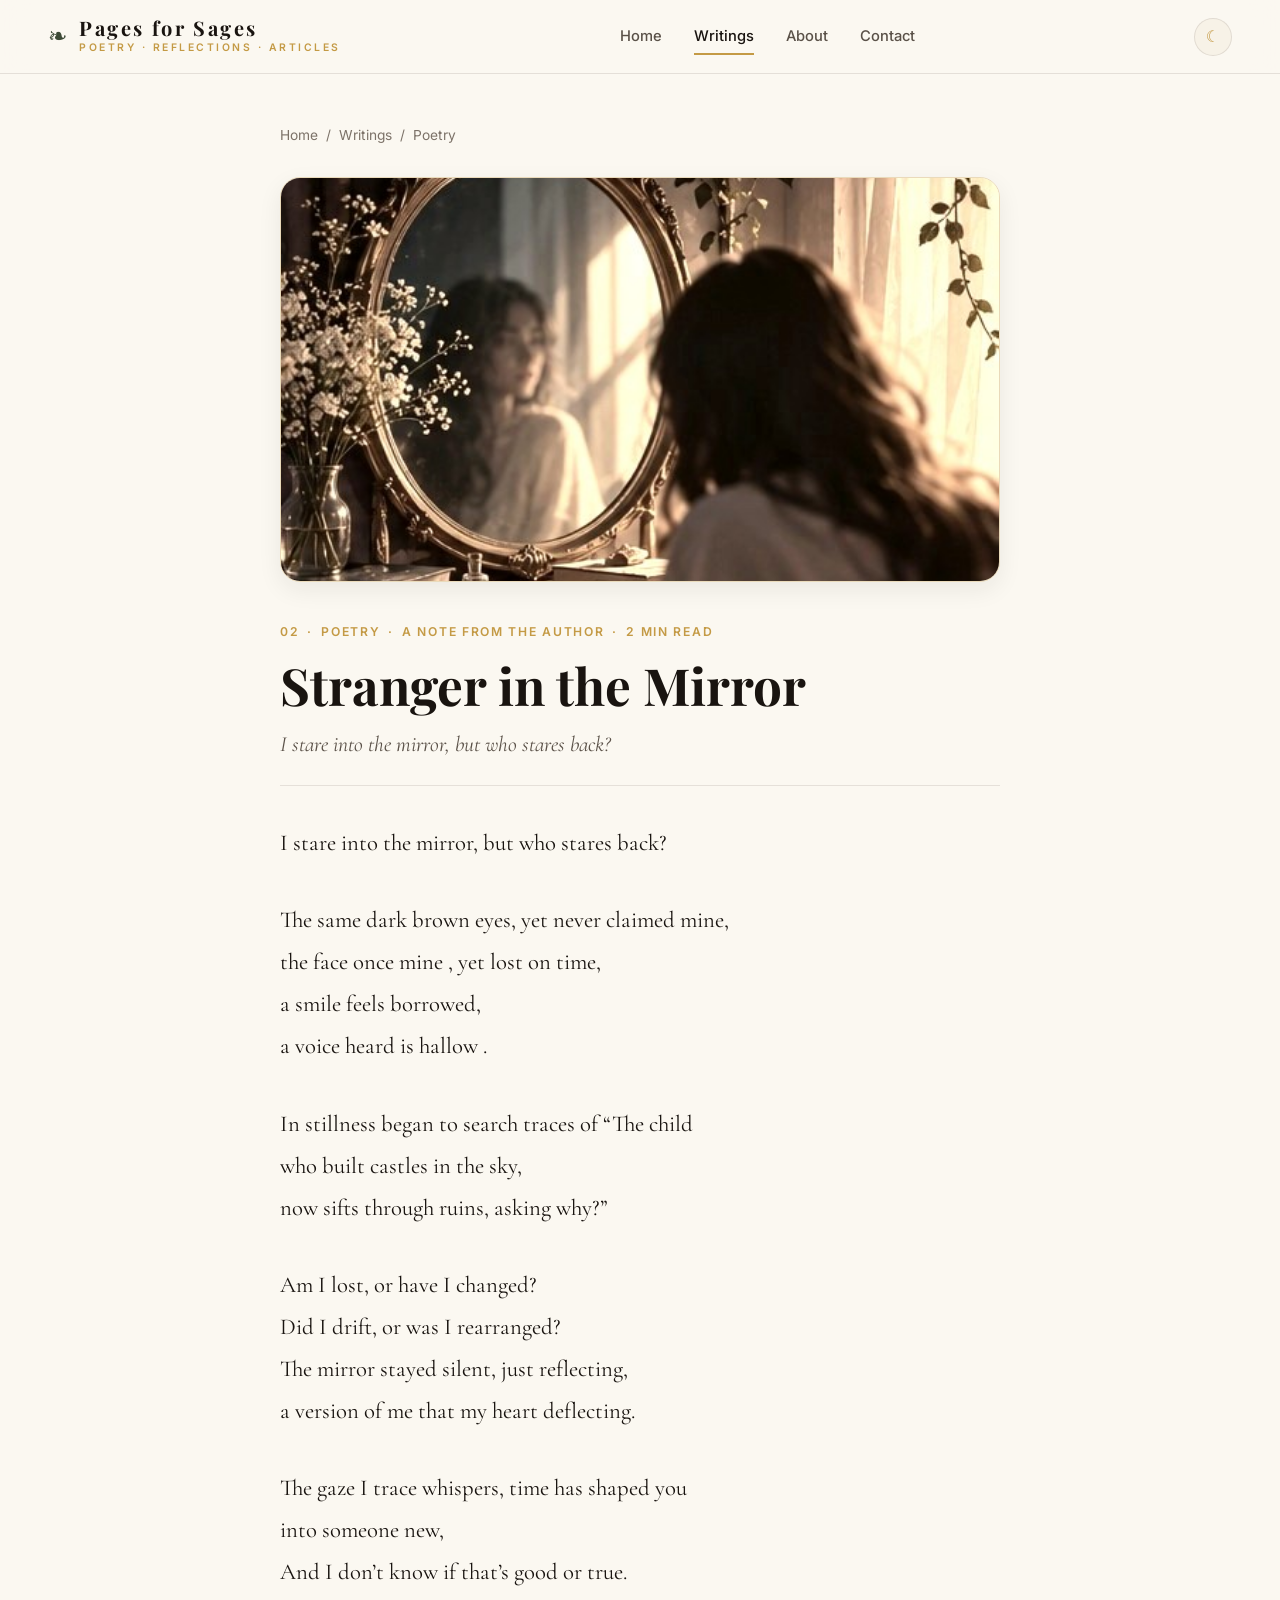
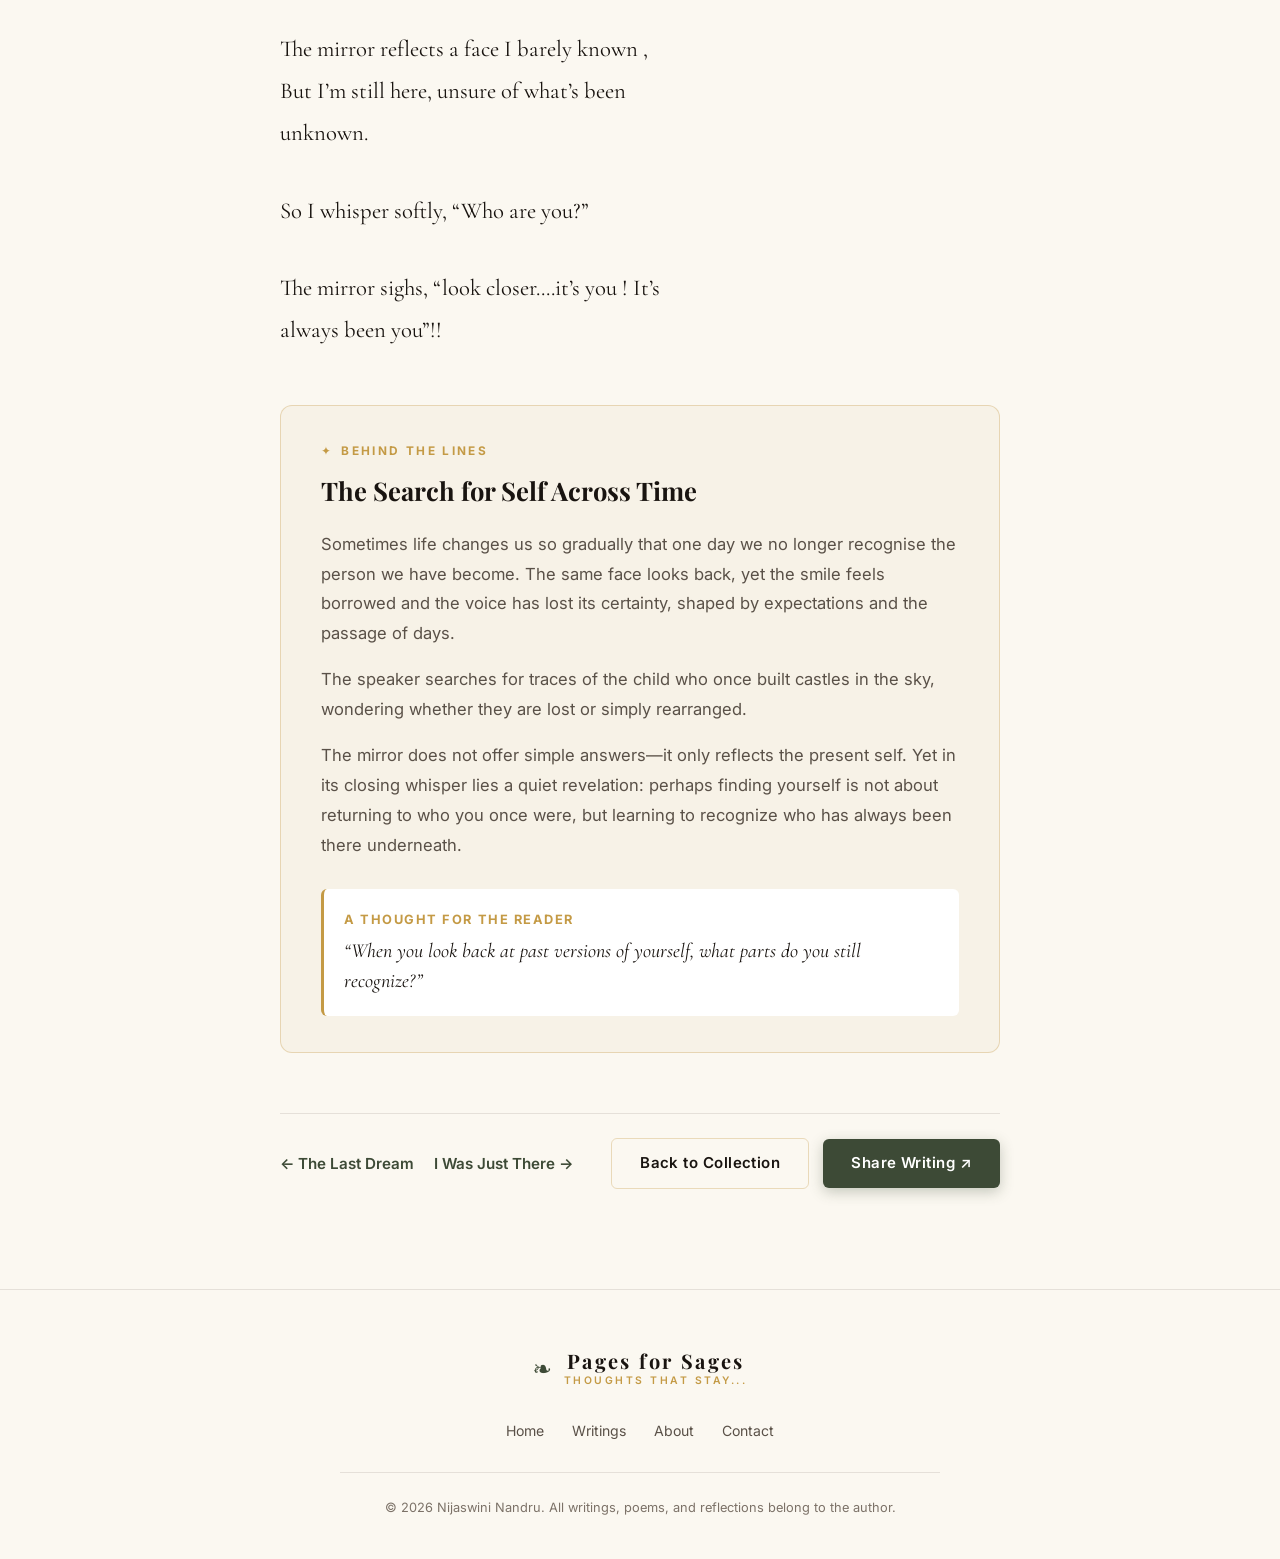
<file: writings/stranger-in-the-mirror.html>
﻿<!DOCTYPE html>
<html lang="en">
<head>
  <meta charset="utf-8">
  <meta name="viewport" content="width=device-width, initial-scale=1.0">
  <meta name="theme-color" content="#3d4a36">
  <meta name="description" content="I stare into the mirror, but who stares back? — Stranger in the Mirror by Nijaswini Nandru.">
  <title>Stranger in the Mirror — Pages for Sages</title>

  <link rel="preconnect" href="https://fonts.googleapis.com">
  <link rel="preconnect" href="https://fonts.gstatic.com" crossorigin>
  <link href="https://fonts.googleapis.com/css2?family=Caveat:wght@500;600&family=Cormorant+Garamond:ital,wght@0,400;0,500;0,600;0,700;1,400;1,600&family=Inter:wght@300;400;500;600;700&family=Playfair+Display:ital,wght@0,500;0,600;0,700;1,500;1,600&display=swap" rel="stylesheet">

  <link rel="stylesheet" href="../css/styles.css">
  <style>
/* ==========================================================================
   NIJAASWINI — MASTER LITERARY DESIGN SYSTEM
   Author: Nijaswini Nandru
   "Thoughts that stay..."
   ========================================================================== */

@import url('https://fonts.googleapis.com/css2?family=Caveat:wght@500;600&family=Cormorant+Garamond:ital,wght@0,400;0,500;0,600;0,700;1,400;1,600&family=Inter:wght@300;400;500;600;700&family=Playfair+Display:ital,wght@0,500;0,600;0,700;1,500;1,600&display=swap');

:root {
  /* Warm Literary Palette (Default Light) */
  --bg-page: #fbf8f1;
  --bg-page-tint: #f5efe3;
  --bg-card: #ffffff;
  --bg-card-subtle: #f7f2e7;
  --bg-surface: #ede5d5;
  --bg-glass: rgba(251, 248, 241, 0.88);
  --bg-glass-card: rgba(255, 255, 255, 0.85);

  --color-ink: #221d19;
  --color-ink-headings: #191410;
  --color-ink-muted: #5a5148;
  --color-ink-subtle: #7c7268;

  --color-olive: #3d4a36;
  --color-olive-dark: #2a3325;
  --color-olive-light: #526349;
  --color-olive-soft: rgba(61, 74, 54, 0.08);

  --color-earth: #6b5745;
  --color-earth-soft: rgba(107, 87, 69, 0.1);

  --color-gold: #c49a45;
  --color-gold-bright: #dfb55c;
  --color-gold-soft: rgba(196, 154, 69, 0.16);
  --color-gold-border: rgba(196, 154, 69, 0.38);

  --color-amber: #de7e43;
  --color-amber-soft: rgba(222, 126, 67, 0.12);

  --border-delicate: rgba(90, 81, 72, 0.14);
  --border-gold: rgba(196, 154, 69, 0.32);

  --shadow-sm: 0 2px 8px rgba(34, 29, 25, 0.04);
  --shadow-md: 0 8px 24px rgba(34, 29, 25, 0.07);
  --shadow-lg: 0 16px 40px rgba(34, 29, 25, 0.1);
  --shadow-gold: 0 8px 28px rgba(196, 154, 69, 0.15);

  /* Fonts */
  --font-serif: 'Playfair Display', Georgia, serif;
  --font-editorial: 'Cormorant Garamond', Georgia, serif;
  --font-sans: 'Inter', system-ui, -apple-system, sans-serif;
  --font-script: 'Caveat', cursive;

  /* Layout */
  --max-width: 1200px;
  --max-reading-width: 760px;
  --header-height: 74px;
  --radius-sm: 6px;
  --radius-md: 12px;
  --radius-lg: 20px;
  --radius-full: 9999px;

  --transition-smooth: all 0.28s cubic-bezier(0.16, 1, 0.3, 1);
}

/* Warm Dark Theme (Espresso, Amber & Gold) */
body.dark-mode {
  --bg-page: #151311;
  --bg-page-tint: #1c1815;
  --bg-card: #201b17;
  --bg-card-subtle: #27221d;
  --bg-surface: #2d2722;
  --bg-glass: rgba(21, 19, 17, 0.92);
  --bg-glass-card: rgba(32, 27, 23, 0.9);

  --color-ink: #f0e9dc;
  --color-ink-headings: #fcf8f0;
  --color-ink-muted: #b8ab9a;
  --color-ink-subtle: #948674;

  --color-olive: #687e5b;
  --color-olive-dark: #819b71;
  --color-olive-light: #9ab48b;
  --color-olive-soft: rgba(104, 126, 91, 0.18);

  --color-earth: #b29b86;
  --color-earth-soft: rgba(178, 155, 134, 0.15);

  --color-gold: #dfb55c;
  --color-gold-bright: #ebd082;
  --color-gold-soft: rgba(223, 181, 92, 0.2);
  --color-gold-border: rgba(223, 181, 92, 0.45);

  --color-amber: #e8915b;
  --color-amber-soft: rgba(232, 145, 91, 0.18);

  --border-delicate: rgba(240, 233, 220, 0.1);
  --border-gold: rgba(223, 181, 92, 0.35);

  --shadow-sm: 0 2px 8px rgba(0, 0, 0, 0.35);
  --shadow-md: 0 8px 24px rgba(0, 0, 0, 0.45);
  --shadow-lg: 0 16px 40px rgba(0, 0, 0, 0.6);
  --shadow-gold: 0 8px 28px rgba(223, 181, 92, 0.2);
}

/* Base Reset & Typography */
*, *::before, *::after {
  box-sizing: border-box;
  margin: 0;
  padding: 0;
}

html {
  font-size: 16px;
  scroll-behavior: smooth;
  scroll-padding-top: var(--header-height);
  -webkit-text-size-adjust: 100%;
}

body {
  background-color: var(--bg-page);
  color: var(--color-ink);
  font-family: var(--font-sans);
  line-height: 1.65;
  text-rendering: optimizeLegibility;
  -webkit-font-smoothing: antialiased;
  -moz-osx-font-smoothing: grayscale;
  transition: background-color 0.4s ease, color 0.4s ease;
  overflow-x: hidden;
}

a {
  color: inherit;
  text-decoration: none;
  transition: var(--transition-smooth);
}

img {
  max-width: 100%;
  height: auto;
  display: block;
}

button, input, textarea, select {
  font: inherit;
  color: inherit;
  border: none;
  background: none;
}

/* Skip link for Accessibility */
.skip-link {
  position: absolute;
  top: -60px;
  left: 20px;
  background: var(--color-olive);
  color: #ffffff;
  padding: 10px 18px;
  border-radius: var(--radius-sm);
  z-index: 1000;
  font-weight: 500;
  transition: top 0.2s ease;
}
.skip-link:focus {
  top: 16px;
}

/* Layout Wrappers */
.section-wrap {
  width: 100%;
  max-width: var(--max-width);
  margin-left: auto;
  margin-right: auto;
  padding-left: 24px;
  padding-right: 24px;
}

.reading-wrap {
  max-width: var(--max-reading-width);
  margin-left: auto;
  margin-right: auto;
  padding-left: 20px;
  padding-right: 20px;
}

/* Section Headings */
.section-heading {
  display: flex;
  justify-content: space-between;
  align-items: flex-end;
  margin-bottom: 40px;
  border-bottom: 1px solid var(--border-delicate);
  padding-bottom: 20px;
}

.eyebrow {
  font-size: 0.76rem;
  letter-spacing: 0.22em;
  text-transform: uppercase;
  color: var(--color-gold);
  font-weight: 600;
  margin-bottom: 8px;
  display: flex;
  align-items: center;
  gap: 8px;
}

.eyebrow::before {
  content: "❧";
  font-size: 0.95rem;
  color: var(--color-olive);
}

.section-heading h2 {
  font-family: var(--font-serif);
  font-size: 2.25rem;
  font-weight: 600;
  color: var(--color-ink-headings);
  line-height: 1.2;
}

.section-heading h2 em {
  font-style: italic;
  font-weight: 400;
  color: var(--color-olive);
}

.heading-note {
  font-size: 0.92rem;
  color: var(--color-ink-subtle);
  font-style: italic;
  font-family: var(--font-editorial);
  font-size: 1.15rem;
}

/* ==========================================================================
   SITE HEADER & NAVIGATION
   ========================================================================== */
.site-header {
  position: sticky;
  top: 0;
  left: 0;
  width: 100%;
  height: var(--header-height);
  background: var(--bg-glass);
  backdrop-filter: blur(14px);
  -webkit-backdrop-filter: blur(14px);
  border-bottom: 1px solid var(--border-delicate);
  z-index: 100;
  display: flex;
  align-items: center;
  justify-content: space-between;
  padding: 0 clamp(16px, 4vw, 48px);
  transition: background-color 0.3s ease, border-color 0.3s ease;
}

.wordmark {
  display: flex;
  align-items: center;
  gap: 12px;
  color: var(--color-ink-headings);
}

.wordmark .brand-leaf {
  font-size: 1.45rem;
  color: var(--color-olive);
  line-height: 1;
  transition: transform 0.3s ease;
}

.wordmark:hover .brand-leaf {
  transform: rotate(15deg) scale(1.1);
}

.wordmark-text {
  display: flex;
  flex-direction: column;
}

.wordmark-name {
  font-family: var(--font-serif);
  font-size: 1.25rem;
  letter-spacing: 0.12em;
  font-weight: 700;
  line-height: 1.1;
  color: var(--color-ink-headings);
}

.wordmark-tag {
  font-size: 0.65rem;
  letter-spacing: 0.24em;
  text-transform: uppercase;
  color: var(--color-gold);
  font-weight: 600;
}

.site-nav {
  display: flex;
  align-items: center;
  gap: 32px;
}

.site-nav a {
  font-size: 0.92rem;
  font-weight: 500;
  color: var(--color-ink-muted);
  position: relative;
  padding: 6px 0;
}

.site-nav a::after {
  content: '';
  position: absolute;
  bottom: 0;
  left: 0;
  width: 0;
  height: 2px;
  background: var(--color-gold);
  transition: width 0.25s ease;
}

.site-nav a:hover,
.site-nav a.active {
  color: var(--color-ink-headings);
}

.site-nav a:hover::after,
.site-nav a.active::after {
  width: 100%;
}

.header-tools {
  display: flex;
  align-items: center;
  gap: 14px;
}

.search-box {
  display: flex;
  align-items: center;
  gap: 8px;
  background: var(--bg-card-subtle);
  border: 1px solid var(--border-delicate);
  border-radius: var(--radius-full);
  padding: 6px 14px;
  transition: var(--transition-smooth);
}

.search-box:focus-within {
  border-color: var(--color-gold);
  box-shadow: 0 0 0 3px var(--color-gold-soft);
  background: var(--bg-card);
}

.search-box span {
  font-size: 0.95rem;
  color: var(--color-gold);
}

.search-box input {
  font-size: 0.86rem;
  width: 140px;
  transition: width 0.25s ease;
}

.search-box input:focus {
  width: 190px;
  outline: none;
}

.theme-toggle {
  width: 38px;
  height: 38px;
  border-radius: var(--radius-full);
  display: flex;
  align-items: center;
  justify-content: center;
  background: var(--bg-card-subtle);
  border: 1px solid var(--border-delicate);
  cursor: pointer;
  font-size: 1rem;
  color: var(--color-gold);
  transition: var(--transition-smooth);
}

.theme-toggle:hover {
  background: var(--color-gold-soft);
  border-color: var(--color-gold);
  transform: rotate(20deg);
}

.menu-toggle {
  display: none;
  width: 40px;
  height: 40px;
  border-radius: var(--radius-sm);
  background: var(--bg-card-subtle);
  border: 1px solid var(--border-delicate);
  font-size: 1.25rem;
  color: var(--color-ink-headings);
  cursor: pointer;
}

/* ==========================================================================
   BUTTONS & ACCENTS
   ========================================================================== */
.button {
  display: inline-flex;
  align-items: center;
  justify-content: center;
  gap: 10px;
  padding: 12px 28px;
  font-size: 0.94rem;
  font-weight: 600;
  border-radius: var(--radius-sm);
  cursor: pointer;
  transition: var(--transition-smooth);
  letter-spacing: 0.03em;
}

.button-primary {
  background-color: var(--color-olive);
  color: #ffffff;
  box-shadow: 0 4px 14px rgba(61, 74, 54, 0.28);
}

.button-primary:hover {
  background-color: var(--color-olive-dark);
  box-shadow: 0 6px 20px rgba(61, 74, 54, 0.4);
  transform: translateY(-2px);
  color: #ffffff;
}

.button-secondary {
  background: transparent;
  color: var(--color-ink-headings);
  border: 1px solid var(--border-gold);
}

.button-secondary:hover {
  background: var(--color-gold-soft);
  border-color: var(--color-gold);
  transform: translateY(-2px);
}

.button-light {
  background: #ffffff;
  color: var(--color-ink-headings);
  box-shadow: var(--shadow-md);
}

.button-light:hover {
  background: var(--bg-page-tint);
  transform: translateY(-2px);
}

.text-link {
  display: inline-flex;
  align-items: center;
  gap: 6px;
  font-size: 0.95rem;
  font-weight: 600;
  color: var(--color-olive);
  cursor: pointer;
}

.text-link:hover {
  color: var(--color-gold);
  transform: translateX(3px);
}

/* ==========================================================================
   HERO SECTION & CINEMATIC CHARACTER STAGE
   ========================================================================== */
.hero {
  position: relative;
  min-height: calc(100vh - var(--header-height));
  display: grid;
  grid-template-columns: 1.05fr 0.95fr;
  align-items: center;
  padding: 40px clamp(24px, 5vw, 64px);
  max-width: 1400px;
  margin: 0 auto;
  gap: 40px;
  overflow: hidden;
}

.hero-copy {
  z-index: 10;
  max-width: 620px;
}

.hero-tagline {
  font-family: var(--font-script);
  font-size: 2.2rem;
  color: var(--color-gold);
  line-height: 1.1;
  margin-bottom: 12px;
  display: block;
}

.hero h1 {
  font-family: var(--font-serif);
  font-size: clamp(3rem, 5.5vw, 5rem);
  font-weight: 700;
  line-height: 1.02;
  color: var(--color-ink-headings);
  letter-spacing: -0.015em;
  margin-bottom: 24px;
}

.hero h1 em {
  font-style: italic;
  font-weight: 400;
  color: var(--color-olive);
  display: inline-block;
}

.hero-description {
  font-size: 1.15rem;
  line-height: 1.8;
  color: var(--color-ink-muted);
  margin-bottom: 36px;
  font-family: var(--font-editorial);
  font-size: 1.35rem;
}

.hero-actions {
  display: flex;
  align-items: center;
  gap: 16px;
  margin-bottom: 40px;
  flex-wrap: wrap;
}

.hero-stats {
  display: flex;
  gap: 32px;
  padding-top: 24px;
  border-top: 1px solid var(--border-delicate);
}

.hero-stats span {
  display: flex;
  flex-direction: column;
}

.hero-stats b {
  font-family: var(--font-serif);
  font-size: 1.6rem;
  color: var(--color-olive);
  line-height: 1;
}

.hero-stats small {
  font-size: 0.78rem;
  color: var(--color-ink-subtle);
  letter-spacing: 0.08em;
  text-transform: uppercase;
  margin-top: 4px;
}

/* Character Stage & Canvas Scrubbing Engine */
.hero-visual {
  position: relative;
  width: 100%;
  height: clamp(520px, 75vh, 760px);
  display: flex;
  align-items: center;
  justify-content: center;
  user-select: none;
}

.character-stage {
  position: relative;
  width: 100%;
  height: 100%;
  border-radius: var(--radius-lg);
  overflow: hidden;
  background: radial-gradient(circle at 60% 40%, rgba(223, 181, 92, 0.18) 0%, rgba(61, 74, 54, 0.1) 60%, transparent 85%);
  box-shadow: inset 0 0 0 1px var(--border-gold);
  cursor: ew-resize;
}

.character-canvas {
  position: absolute;
  inset: 0;
  width: 100%;
  height: 100%;
  object-fit: cover;
  pointer-events: none;
}

/* Atmospheric decorative rings behind character */
.stage-halo {
  position: absolute;
  width: 480px;
  height: 480px;
  border-radius: 50%;
  border: 1px dashed var(--color-gold-border);
  top: 50%;
  left: 50%;
  transform: translate(-50%, -50%);
  pointer-events: none;
  animation: slowSpin 120s linear infinite;
}

.stage-halo-inner {
  position: absolute;
  width: 360px;
  height: 360px;
  border-radius: 50%;
  border: 1px solid var(--color-gold-border);
  top: 50%;
  left: 50%;
  transform: translate(-50%, -50%);
  pointer-events: none;
}

@keyframes slowSpin {
  from { transform: translate(-50%, -50%) rotate(0deg); }
  to { transform: translate(-50%, -50%) rotate(360deg); }
}

/* Floating literary note pills */
.floating-note {
  position: absolute;
  background: var(--bg-glass-card);
  backdrop-filter: blur(10px);
  -webkit-backdrop-filter: blur(10px);
  padding: 10px 18px;
  border-radius: var(--radius-md);
  border: 1px solid var(--border-gold);
  font-family: var(--font-script);
  font-size: 1.25rem;
  color: var(--color-ink-headings);
  box-shadow: var(--shadow-md);
  pointer-events: none;
  z-index: 5;
  transition: transform 0.4s ease;
}

.note-top {
  top: 40px;
  right: 20px;
  transform: rotate(2.5deg);
}

.note-bottom {
  bottom: 85px;
  left: 20px;
  font-size: 1.15rem;
  transform: rotate(-2deg);
}

/* Scrubber Telemetry & Controls Pill */
.scrub-telemetry-pill {
  position: absolute;
  bottom: 18px;
  left: 50%;
  transform: translateX(-50%);
  background: rgba(22, 19, 17, 0.88);
  backdrop-filter: blur(12px);
  -webkit-backdrop-filter: blur(12px);
  color: #f0e9dc;
  padding: 8px 16px;
  border-radius: var(--radius-full);
  border: 1px solid rgba(223, 181, 92, 0.4);
  font-size: 0.76rem;
  letter-spacing: 0.05em;
  display: flex;
  align-items: center;
  gap: 14px;
  z-index: 15;
  pointer-events: auto;
  box-shadow: 0 4px 20px rgba(0, 0, 0, 0.3);
  max-width: 95%;
}

.telemetry-indicator {
  display: flex;
  align-items: center;
  gap: 6px;
  color: var(--color-gold-bright);
  font-weight: 600;
}

.telemetry-indicator .pulse-dot {
  width: 7px;
  height: 7px;
  border-radius: 50%;
  background: var(--color-gold-bright);
  box-shadow: 0 0 8px var(--color-gold-bright);
  animation: dotPulse 2s infinite ease-in-out;
}

@keyframes dotPulse {
  0%, 100% { opacity: 0.4; transform: scale(0.9); }
  50% { opacity: 1; transform: scale(1.2); }
}

.telemetry-hint {
  color: #c4b9a8;
  font-size: 0.74rem;
  white-space: nowrap;
}

.telemetry-frame-num {
  font-family: monospace;
  background: rgba(255, 255, 255, 0.1);
  padding: 2px 7px;
  border-radius: 4px;
  color: #ffffff;
}

/* ==========================================================================
   VALUES & ETHOS STRIP
   ========================================================================== */
.values-strip {
  background: var(--bg-card-subtle);
  border-top: 1px solid var(--border-delicate);
  border-bottom: 1px solid var(--border-delicate);
  padding: 28px clamp(24px, 5vw, 64px);
  display: grid;
  grid-template-columns: repeat(3, 1fr) 1.2fr;
  align-items: center;
  gap: 28px;
}

.values-item {
  display: flex;
  align-items: flex-start;
  gap: 14px;
}

.value-icon {
  font-size: 1.4rem;
  color: var(--color-gold);
  line-height: 1;
}

.value-text b {
  display: block;
  font-size: 0.95rem;
  color: var(--color-ink-headings);
  font-weight: 600;
}

.value-text small {
  display: block;
  font-size: 0.82rem;
  color: var(--color-ink-subtle);
  margin-top: 2px;
}

.values-quote {
  font-family: var(--font-script);
  font-size: 1.45rem;
  color: var(--color-olive);
  text-align: right;
  line-height: 1.25;
  border-left: 1px solid var(--border-delicate);
  padding-left: 24px;
}

/* ==========================================================================
   DOORWAYS / CATEGORY CARDS
   ========================================================================== */
.category-section {
  padding-top: 80px;
  padding-bottom: 80px;
}

.category-grid {
  display: grid;
  grid-template-columns: repeat(4, 1fr);
  gap: 24px;
}

.category-card {
  position: relative;
  background: var(--bg-card);
  border: 1px solid var(--border-delicate);
  border-radius: var(--radius-md);
  overflow: hidden;
  box-shadow: var(--shadow-sm);
  display: flex;
  flex-direction: column;
  transition: var(--transition-smooth);
}

.category-card:hover {
  transform: translateY(-6px);
  box-shadow: var(--shadow-md);
  border-color: var(--color-gold-border);
}

.category-photo-wrap {
  width: 100%;
  height: 200px;
  position: relative;
  overflow: hidden;
  background-color: var(--bg-surface);
}

.category-photo {
  width: 100%;
  height: 100%;
  object-fit: cover;
  transition: transform 0.6s cubic-bezier(0.16, 1, 0.3, 1);
}

.category-card:hover .category-photo {
  transform: scale(1.06);
}

.category-info {
  padding: 24px;
  display: flex;
  flex-direction: column;
  flex-grow: 1;
}

.category-order {
  font-size: 0.72rem;
  letter-spacing: 0.18em;
  color: var(--color-gold);
  font-weight: 600;
  text-transform: uppercase;
  margin-bottom: 8px;
}

.category-info h3 {
  font-family: var(--font-serif);
  font-size: 1.4rem;
  color: var(--color-ink-headings);
  margin-bottom: 8px;
}

.category-info p {
  font-size: 0.88rem;
  color: var(--color-ink-muted);
  line-height: 1.55;
  margin-bottom: 20px;
  flex-grow: 1;
}

.category-action {
  font-size: 0.86rem;
  font-weight: 600;
  color: var(--color-olive);
  display: flex;
  align-items: center;
  gap: 6px;
  transition: color 0.2s ease;
}

.category-card:hover .category-action {
  color: var(--color-gold);
}

/* ==========================================================================
   FEATURED POEM SECTION
   ========================================================================== */
.featured-section {
  padding-bottom: 80px;
}

.featured-card {
  display: grid;
  grid-template-columns: 1fr 1.15fr;
  background: var(--bg-card);
  border: 1px solid var(--border-gold);
  border-radius: var(--radius-lg);
  overflow: hidden;
  box-shadow: var(--shadow-md);
}

.featured-visual {
  position: relative;
  min-height: 420px;
  background-color: var(--bg-surface);
  overflow: hidden;
}

.featured-visual img {
  width: 100%;
  height: 100%;
  object-fit: cover;
  transition: transform 0.8s ease;
}

.featured-card:hover .featured-visual img {
  transform: scale(1.04);
}

.featured-stamp {
  position: absolute;
  top: 24px;
  left: 24px;
  background: rgba(22, 19, 17, 0.82);
  color: var(--color-gold-bright);
  padding: 6px 14px;
  border-radius: var(--radius-full);
  font-size: 0.72rem;
  letter-spacing: 0.16em;
  font-weight: 700;
  border: 1px solid rgba(223, 181, 92, 0.4);
  backdrop-filter: blur(8px);
}

.featured-visual-caption {
  position: absolute;
  bottom: 24px;
  left: 24px;
  right: 24px;
  color: #ffffff;
  font-family: var(--font-script);
  font-size: 1.45rem;
  text-shadow: 0 2px 8px rgba(0, 0, 0, 0.7);
}

.featured-content {
  padding: clamp(32px, 5vw, 60px);
  display: flex;
  flex-direction: column;
  justify-content: center;
}

.post-meta {
  font-size: 0.76rem;
  letter-spacing: 0.14em;
  text-transform: uppercase;
  color: var(--color-gold);
  font-weight: 600;
  display: flex;
  align-items: center;
  gap: 8px;
  margin-bottom: 14px;
}

.featured-content h3 {
  font-family: var(--font-serif);
  font-size: clamp(2rem, 3.5vw, 2.8rem);
  color: var(--color-ink-headings);
  line-height: 1.15;
  margin-bottom: 16px;
}

.featured-excerpt {
  font-family: var(--font-editorial);
  font-size: 1.3rem;
  line-height: 1.7;
  color: var(--color-ink-muted);
  font-style: italic;
  margin-bottom: 32px;
}

.featured-footnote {
  margin-top: 20px;
  font-size: 0.82rem;
  color: var(--color-ink-subtle);
  font-style: italic;
}

/* ==========================================================================
   WRITINGS COLLECTION & FILTERING
   ========================================================================== */
.writing-section {
  padding-top: 60px;
  padding-bottom: 100px;
}

.writing-tools {
  display: flex;
  justify-content: space-between;
  align-items: center;
  margin-bottom: 36px;
  gap: 20px;
  flex-wrap: wrap;
}

.filters {
  display: inline-flex;
  background: var(--bg-card-subtle);
  border: 1px solid var(--border-delicate);
  border-radius: var(--radius-full);
  padding: 4px;
  gap: 4px;
}

.filter {
  padding: 8px 22px;
  border-radius: var(--radius-full);
  font-size: 0.88rem;
  font-weight: 500;
  color: var(--color-ink-muted);
  cursor: pointer;
  transition: var(--transition-smooth);
}

.filter:hover {
  color: var(--color-ink-headings);
}

.filter.active {
  background: var(--color-olive);
  color: #ffffff;
  box-shadow: 0 2px 8px rgba(61, 74, 54, 0.25);
}

.writing-count-badge {
  font-size: 0.85rem;
  color: var(--color-ink-subtle);
  font-family: var(--font-editorial);
  font-size: 1.15rem;
}

/* Post Cards Grid */
.post-grid {
  display: grid;
  grid-template-columns: repeat(3, 1fr);
  gap: 30px;
}

.post-card {
  background: var(--bg-card);
  border: 1px solid var(--border-delicate);
  border-radius: var(--radius-md);
  overflow: hidden;
  box-shadow: var(--shadow-sm);
  display: flex;
  flex-direction: column;
  transition: var(--transition-smooth);
}

.post-card:hover {
  transform: translateY(-6px);
  box-shadow: var(--shadow-md);
  border-color: var(--color-gold-border);
}

.post-card-btn {
  text-align: left;
  display: flex;
  flex-direction: column;
  height: 100%;
  cursor: pointer;
  background: none;
  border: none;
  padding: 0;
  width: 100%;
}

.post-art {
  width: 100%;
  height: 220px;
  position: relative;
  overflow: hidden;
  background: var(--bg-surface);
}

.post-art img {
  width: 100%;
  height: 100%;
  object-fit: cover;
  transition: transform 0.6s cubic-bezier(0.16, 1, 0.3, 1);
}

.post-card:hover .post-art img {
  transform: scale(1.06);
}

.post-art-number {
  position: absolute;
  top: 14px;
  left: 14px;
  font-family: monospace;
  font-size: 0.74rem;
  font-weight: 700;
  background: rgba(22, 19, 17, 0.78);
  color: var(--color-gold-bright);
  padding: 3px 8px;
  border-radius: 4px;
  backdrop-filter: blur(6px);
}

.post-art-category {
  position: absolute;
  top: 14px;
  right: 14px;
  font-size: 0.68rem;
  letter-spacing: 0.12em;
  text-transform: uppercase;
  background: rgba(22, 19, 17, 0.78);
  color: #ffffff;
  padding: 3px 9px;
  border-radius: var(--radius-full);
  backdrop-filter: blur(6px);
}

.post-card-content {
  padding: 24px;
  display: flex;
  flex-direction: column;
  flex-grow: 1;
}

.post-card-content h3 {
  font-family: var(--font-serif);
  font-size: 1.45rem;
  color: var(--color-ink-headings);
  margin-bottom: 10px;
  line-height: 1.25;
}

.post-excerpt {
  font-size: 0.92rem;
  color: var(--color-ink-muted);
  line-height: 1.6;
  margin-bottom: 24px;
  flex-grow: 1;
}

.card-read-action {
  font-size: 0.88rem;
  font-weight: 600;
  color: var(--color-olive);
  display: flex;
  align-items: center;
  gap: 6px;
  transition: color 0.2s ease;
}

.post-card:hover .card-read-action {
  color: var(--color-gold);
}

/* Empty State / Notice Card */
.empty-state {
  text-align: center;
  padding: 60px 20px;
  background: var(--bg-card-subtle);
  border: 1px dashed var(--border-gold);
  border-radius: var(--radius-md);
  margin: 30px 0;
}

.empty-state h4 {
  font-family: var(--font-serif);
  font-size: 1.6rem;
  color: var(--color-ink-headings);
  margin-bottom: 12px;
}

.empty-state p {
  color: var(--color-ink-muted);
  max-width: 520px;
  margin: 0 auto;
}

/* Placeholder card for Renewal or Articles */
.placeholder-card {
  border: 1px dashed var(--color-gold-border);
  background: var(--bg-card-subtle);
  padding: 36px 28px;
  border-radius: var(--radius-md);
  text-align: center;
  display: flex;
  flex-direction: column;
  align-items: center;
  justify-content: center;
  min-height: 320px;
}

.placeholder-badge {
  font-size: 0.72rem;
  letter-spacing: 0.16em;
  text-transform: uppercase;
  background: var(--color-gold-soft);
  color: var(--color-gold);
  border: 1px solid var(--color-gold-border);
  padding: 4px 12px;
  border-radius: var(--radius-full);
  font-weight: 600;
  margin-bottom: 16px;
}

.placeholder-card h3 {
  font-family: var(--font-serif);
  font-size: 1.5rem;
  color: var(--color-ink-headings);
  margin-bottom: 10px;
}

.placeholder-card p {
  font-size: 0.92rem;
  color: var(--color-ink-muted);
  max-width: 420px;
  line-height: 1.6;
}

/* ==========================================================================
   QUOTE BAND / LITERARY RESPITE
   ========================================================================== */
.quote-band {
  position: relative;
  background: var(--color-olive-dark);
  color: #fbf8f1;
  padding: 90px clamp(24px, 5vw, 64px);
  text-align: center;
  overflow: hidden;
}

.quote-band::before {
  content: "“";
  position: absolute;
  top: -40px;
  left: 50%;
  transform: translateX(-50%);
  font-family: var(--font-serif);
  font-size: 16rem;
  color: rgba(255, 255, 255, 0.04);
  line-height: 1;
  pointer-events: none;
}

.quote-band blockquote {
  font-family: var(--font-editorial);
  font-size: clamp(1.8rem, 3.2vw, 2.7rem);
  line-height: 1.4;
  font-style: italic;
  max-width: 820px;
  margin: 0 auto 24px;
}

.quote-band cite {
  font-size: 0.92rem;
  letter-spacing: 0.15em;
  text-transform: uppercase;
  color: var(--color-gold-bright);
  font-style: normal;
  font-weight: 500;
}

/* ==========================================================================
   ABOUT THE AUTHOR (HOMEPAGE SECTION & STANDALONE PAGE)
   ========================================================================== */
.about-section {
  padding-top: 100px;
  padding-bottom: 100px;
}

.about-grid {
  display: grid;
  grid-template-columns: 0.9fr 1.1fr;
  gap: 60px;
  align-items: center;
}

.about-visual {
  position: relative;
}

.about-photo-frame {
  position: relative;
  border-radius: var(--radius-lg);
  overflow: hidden;
  box-shadow: var(--shadow-lg);
  border: 1px solid var(--border-gold);
}

.about-photo-frame img {
  width: 100%;
  height: clamp(400px, 55vh, 600px);
  object-fit: cover;
}

.about-photo-caption {
  position: absolute;
  bottom: 20px;
  right: 20px;
  background: var(--bg-glass-card);
  backdrop-filter: blur(8px);
  padding: 6px 16px;
  border-radius: var(--radius-full);
  font-family: var(--font-script);
  font-size: 1.25rem;
  color: var(--color-ink-headings);
  border: 1px solid var(--border-gold);
}

.about-copy h2 {
  font-family: var(--font-serif);
  font-size: clamp(2.4rem, 4vw, 3.2rem);
  line-height: 1.15;
  color: var(--color-ink-headings);
  margin-bottom: 24px;
}

.about-copy h2 em {
  font-style: italic;
  font-weight: 400;
  color: var(--color-olive);
}

.about-copy p {
  font-size: 1.08rem;
  line-height: 1.85;
  color: var(--color-ink-muted);
  margin-bottom: 20px;
}

.about-copy p:first-of-type {
  font-family: var(--font-editorial);
  font-size: 1.35rem;
  color: var(--color-ink-headings);
}

/* ==========================================================================
   CONTACT SECTION & FORM
   ========================================================================== */
.contact-section {
  padding-top: 80px;
  padding-bottom: 100px;
  background: var(--bg-card-subtle);
  border-top: 1px solid var(--border-delicate);
}

.contact-inner {
  max-width: 720px;
  margin: 0 auto;
  text-align: center;
}

.contact-inner h2 {
  font-family: var(--font-serif);
  font-size: 2.8rem;
  color: var(--color-ink-headings);
  margin-bottom: 16px;
}

.contact-inner h2 em {
  font-style: italic;
  font-weight: 400;
  color: var(--color-olive);
}

.contact-inner p {
  font-size: 1.1rem;
  color: var(--color-ink-muted);
  margin-bottom: 36px;
}

.contact-form {
  background: var(--bg-card);
  border: 1px solid var(--border-delicate);
  border-radius: var(--radius-lg);
  padding: clamp(24px, 5vw, 44px);
  text-align: left;
  box-shadow: var(--shadow-md);
}

.form-group {
  margin-bottom: 22px;
}

.form-group label {
  display: block;
  font-size: 0.84rem;
  font-weight: 600;
  letter-spacing: 0.05em;
  color: var(--color-ink-headings);
  margin-bottom: 8px;
}

.form-group input,
.form-group select,
.form-group textarea {
  width: 100%;
  padding: 12px 16px;
  background: var(--bg-page);
  border: 1px solid var(--border-delicate);
  border-radius: var(--radius-sm);
  color: var(--color-ink);
  transition: var(--transition-smooth);
}

.form-group input:focus,
.form-group select:focus,
.form-group textarea:focus {
  outline: none;
  border-color: var(--color-gold);
  box-shadow: 0 0 0 3px var(--color-gold-soft);
  background: var(--bg-card);
}

.form-helper {
  font-size: 0.78rem;
  color: var(--color-ink-subtle);
  margin-top: 6px;
}

.form-status-msg {
  padding: 14px 18px;
  border-radius: var(--radius-sm);
  margin-top: 20px;
  font-size: 0.92rem;
  display: none;
}

.form-status-msg.status-success {
  display: block;
  background: rgba(61, 74, 54, 0.12);
  color: var(--color-olive-dark);
  border: 1px solid var(--color-olive);
}

.form-status-msg.status-error {
  display: block;
  background: rgba(222, 126, 67, 0.12);
  color: var(--color-amber);
  border: 1px solid var(--color-amber);
}

/* ==========================================================================
   FOOTER
   ========================================================================== */
.site-footer {
  background: var(--bg-page);
  border-top: 1px solid var(--border-delicate);
  padding: 60px clamp(24px, 5vw, 64px) 40px;
  display: flex;
  flex-direction: column;
  align-items: center;
  text-align: center;
  gap: 20px;
}

.footer-nav {
  display: flex;
  gap: 28px;
  margin: 10px 0;
}

.footer-nav a {
  font-size: 0.88rem;
  color: var(--color-ink-muted);
}

.footer-nav a:hover {
  color: var(--color-gold);
}

.footer-copyright {
  font-size: 0.8rem;
  color: var(--color-ink-subtle);
  border-top: 1px solid var(--border-delicate);
  padding-top: 24px;
  width: 100%;
  max-width: 600px;
}

/* ==========================================================================
   DEDICATED READING VIEW & MODAL READER
   ========================================================================== */
.reader-modal {
  width: min(920px, 94vw);
  max-height: 90vh;
  margin: auto;
  border: 1px solid var(--border-gold);
  border-radius: var(--radius-lg);
  background: var(--bg-card);
  color: var(--color-ink);
  box-shadow: 0 25px 70px rgba(0, 0, 0, 0.45);
  padding: 0;
  overflow: hidden;
}

.reader-modal::backdrop {
  background: rgba(18, 15, 13, 0.75);
  backdrop-filter: blur(8px);
}

.reader-header {
  position: sticky;
  top: 0;
  background: var(--bg-glass);
  backdrop-filter: blur(12px);
  -webkit-backdrop-filter: blur(12px);
  border-bottom: 1px solid var(--border-delicate);
  display: flex;
  justify-content: space-between;
  align-items: center;
  padding: 14px 28px;
  z-index: 10;
}

.reader-brand {
  font-family: var(--font-serif);
  font-size: 0.95rem;
  letter-spacing: 0.1em;
  color: var(--color-gold);
  font-weight: 700;
}

.reader-close-btn {
  width: 34px;
  height: 34px;
  border-radius: 50%;
  background: var(--bg-card-subtle);
  border: 1px solid var(--border-delicate);
  color: var(--color-ink);
  display: flex;
  align-items: center;
  justify-content: center;
  cursor: pointer;
  font-size: 1.1rem;
  transition: var(--transition-smooth);
}

.reader-close-btn:hover {
  background: var(--color-gold-soft);
  color: var(--color-gold);
  transform: rotate(90deg);
}

.reader-body {
  padding: 40px clamp(24px, 6vw, 64px) 60px;
  overflow-y: auto;
  max-height: calc(90vh - 65px);
}

.reader-hero-visual {
  width: 100%;
  height: 280px;
  border-radius: var(--radius-md);
  overflow: hidden;
  margin-bottom: 32px;
  position: relative;
}

.reader-hero-visual img {
  width: 100%;
  height: 100%;
  object-fit: cover;
}

.reader-title {
  font-family: var(--font-serif);
  font-size: clamp(2.2rem, 4vw, 3.2rem);
  line-height: 1.15;
  color: var(--color-ink-headings);
  margin-bottom: 12px;
}

.reader-lead {
  font-family: var(--font-editorial);
  font-size: 1.35rem;
  font-style: italic;
  color: var(--color-ink-muted);
  line-height: 1.6;
  margin-bottom: 32px;
  padding-bottom: 24px;
  border-bottom: 1px solid var(--border-delicate);
}

/* POEM TEXT — Exact Stanza Preservation */
.poem-container {
  margin: 36px 0;
  font-family: var(--font-editorial);
  font-size: 1.42rem;
  line-height: 1.85;
  color: var(--color-ink-headings);
}

.poem-stanza {
  margin-bottom: 2.2rem;
  white-space: pre-line;
}

/* BEHIND THE LINES (AUTHOR INTERPRETATION) */
.behind-the-lines {
  margin-top: 54px;
  background: var(--bg-card-subtle);
  border: 1px solid var(--border-gold);
  border-radius: var(--radius-md);
  padding: 36px clamp(20px, 4vw, 40px);
  position: relative;
}

.behind-kicker {
  font-size: 0.74rem;
  letter-spacing: 0.2em;
  text-transform: uppercase;
  color: var(--color-gold);
  font-weight: 700;
  margin-bottom: 8px;
  display: flex;
  align-items: center;
  gap: 8px;
}

.behind-kicker::before {
  content: "✦";
  color: var(--color-gold);
}

.behind-the-lines h3 {
  font-family: var(--font-serif);
  font-size: 1.6rem;
  color: var(--color-ink-headings);
  margin-bottom: 18px;
}

.behind-copy p {
  font-size: 1.04rem;
  line-height: 1.8;
  color: var(--color-ink-muted);
  margin-bottom: 16px;
}

.reflection-prompt-box {
  margin-top: 28px;
  padding: 20px;
  background: var(--bg-card);
  border-left: 3px solid var(--color-gold);
  border-radius: var(--radius-sm);
}

.reflection-prompt-box b {
  display: block;
  font-size: 0.8rem;
  letter-spacing: 0.12em;
  text-transform: uppercase;
  color: var(--color-gold);
  margin-bottom: 6px;
}

.reflection-prompt-box p {
  font-family: var(--font-editorial);
  font-size: 1.25rem;
  font-style: italic;
  color: var(--color-ink-headings);
  line-height: 1.5;
  margin-bottom: 0;
}

.reader-actions {
  display: flex;
  align-items: center;
  justify-content: space-between;
  margin-top: 48px;
  padding-top: 24px;
  border-top: 1px solid var(--border-delicate);
  flex-wrap: wrap;
  gap: 16px;
}

.reader-nav-links {
  display: flex;
  gap: 20px;
}

/* ==========================================================================
   STANDALONE READING PAGES (writings/the-last-dream.html etc.)
   ========================================================================== */
.standalone-reading-page {
  padding: 50px 0 100px;
}

.breadcrumb {
  display: flex;
  align-items: center;
  gap: 8px;
  font-size: 0.86rem;
  color: var(--color-ink-subtle);
  margin-bottom: 30px;
}

.breadcrumb a:hover {
  color: var(--color-gold);
}

.standalone-hero-visual {
  width: 100%;
  height: clamp(300px, 45vh, 460px);
  border-radius: var(--radius-lg);
  overflow: hidden;
  margin-bottom: 40px;
  border: 1px solid var(--border-gold);
  box-shadow: var(--shadow-md);
}

.standalone-hero-visual img {
  width: 100%;
  height: 100%;
  object-fit: cover;
}

/* ==========================================================================
   RESPONSIVE MEDIA QUERIES
   ========================================================================== */
@media (max-width: 1024px) {
  .hero {
    grid-template-columns: 1fr;
    padding-top: 30px;
    gap: 30px;
    text-align: center;
  }

  .hero-copy {
    max-width: 100%;
    margin: 0 auto;
    display: flex;
    flex-direction: column;
    align-items: center;
  }

  .hero-stats {
    justify-content: center;
  }

  .hero-visual {
    height: 520px;
    max-width: 500px;
    margin: 0 auto;
  }

  .values-strip {
    grid-template-columns: repeat(2, 1fr);
  }

  .values-quote {
    grid-column: span 2;
    text-align: center;
    border-left: none;
    border-top: 1px solid var(--border-delicate);
    padding-top: 18px;
    padding-left: 0;
  }

  .category-grid {
    grid-template-columns: repeat(2, 1fr);
  }

  .post-grid {
    grid-template-columns: repeat(2, 1fr);
  }

  .about-grid {
    grid-template-columns: 1fr;
    gap: 40px;
  }
}

@media (max-width: 768px) {
  :root {
    --header-height: 64px;
  }

  .menu-toggle {
    display: flex;
    align-items: center;
    justify-content: center;
  }

  .site-nav {
    position: fixed;
    top: var(--header-height);
    left: 0;
    width: 100%;
    background: var(--bg-glass);
    backdrop-filter: blur(20px);
    -webkit-backdrop-filter: blur(20px);
    border-bottom: 1px solid var(--border-delicate);
    flex-direction: column;
    padding: 24px;
    gap: 20px;
    transform: translateY(-120%);
    opacity: 0;
    pointer-events: none;
    transition: var(--transition-smooth);
    z-index: 99;
  }

  .site-nav.nav-open {
    transform: translateY(0);
    opacity: 1;
    pointer-events: auto;
  }

  .header-search {
    display: none;
  }

  .featured-card {
    grid-template-columns: 1fr;
  }

  .featured-visual {
    min-height: 280px;
  }

  .category-grid {
    grid-template-columns: 1fr;
  }

  .post-grid {
    grid-template-columns: 1fr;
  }

  .hero-visual {
    height: 440px;
  }

  .note-top, .note-bottom {
    display: none;
  }

  .values-strip {
    grid-template-columns: 1fr;
    gap: 20px;
  }

  .values-quote {
    grid-column: span 1;
  }

  .section-heading {
    flex-direction: column;
    align-items: flex-start;
    gap: 8px;
  }
}

/* Reduced Motion */
@media (prefers-reduced-motion: reduce) {
  *, *::before, *::after {
    animation-duration: 0.01ms !important;
    animation-iteration-count: 1 !important;
    transition-duration: 0.01ms !important;
    scroll-behavior: auto !important;
  }
}


/* Fallbacks for missing or unextracted assets */
.category-photo-wrap {
  background: radial-gradient(circle at 50% 50%, rgba(223, 181, 92, 0.25) 0%, rgba(61, 74, 54, 0.5) 100%), #2c3627;
  display: flex;
  align-items: center;
  justify-content: center;
}
.category-photo-wrap::before {
  content: "❧";
  font-size: 3rem;
  color: var(--color-gold-bright);
  opacity: 0.6;
  position: absolute;
}

.post-art {
  background: radial-gradient(circle at 60% 40%, rgba(223, 181, 92, 0.22) 0%, rgba(61, 74, 54, 0.4) 100%), #2c3627;
  display: flex;
  align-items: center;
  justify-content: center;
}
.post-art::before {
  content: "✦";
  font-size: 2.5rem;
  color: var(--color-gold-bright);
  opacity: 0.5;
  position: absolute;
}

.featured-visual {
  background: radial-gradient(circle at 50% 50%, rgba(223, 181, 92, 0.28) 0%, rgba(42, 51, 37, 0.7) 100%), #2a3325;
}

.character-stage {
  background: radial-gradient(circle at 60% 40%, rgba(223, 181, 92, 0.28) 0%, rgba(61, 74, 54, 0.2) 60%, rgba(22, 19, 17, 0.95) 100%), #1c1815;
}

.about-photo-frame {
  background: radial-gradient(circle at 50% 50%, rgba(223, 181, 92, 0.2) 0%, rgba(61, 74, 54, 0.3) 100%), #2c3627;
}

img {
  transition: opacity 0.3s ease;
}
  </style>
  <script>
    document.addEventListener('DOMContentLoaded', () => {
      const savedTheme = localStorage.getItem('nijaaswini-theme');
      if (savedTheme === 'dark') {
        document.body.classList.add('dark-mode');
        const btn = document.getElementById('themeToggle');
        if (btn) btn.textContent = '☼';
      }
      const themeToggle = document.getElementById('themeToggle');
      if (themeToggle) {
        themeToggle.addEventListener('click', () => {
          const isDark = document.body.classList.toggle('dark-mode');
          themeToggle.textContent = isDark ? '☼' : '☾';
          localStorage.setItem('nijaaswini-theme', isDark ? 'dark' : 'light');
        });
      }
      const menuToggle = document.getElementById('menuToggle');
      const siteNav = document.getElementById('siteNav');
      if (menuToggle && siteNav) {
        menuToggle.addEventListener('click', () => {
          const isExpanded = menuToggle.getAttribute('aria-expanded') === 'true';
          menuToggle.setAttribute('aria-expanded', String(!isExpanded));
          siteNav.classList.toggle('nav-open', !isExpanded);
        });
      }
      const shareBtn = document.getElementById('sharePiece');
      if (shareBtn) {
        shareBtn.addEventListener('click', async () => {
          const shareData = {
            title: 'Stranger in the Mirror — Nijaaswini',
            text: 'I stare into the mirror, but who stares back?',
            url: window.location.href
          };
          try {
            if (navigator.share) {
              await navigator.share(shareData);
            } else if (navigator.clipboard) {
              await navigator.clipboard.writeText(window.location.href);
              const orig = shareBtn.textContent;
              shareBtn.textContent = 'Link copied to clipboard ✓';
              setTimeout(() => { shareBtn.textContent = orig; }, 2400);
            } else {
              window.prompt('Copy direct link:', window.location.href);
            }
          } catch(e) {}
        });
      }
    });
  </script>
</head>
<body>
  <a class="skip-link" href="#reading-content">Skip to literary content</a>

  <header class="site-header">
    <a class="wordmark" href="../index.html" aria-label="Pages for Sages Homepage">
      <span class="brand-leaf">❧</span>
      <div class="wordmark-text">
        <span class="wordmark-name">Pages for Sages</span>
        <span class="wordmark-tag">Poetry · Reflections · Articles</span>
      </div>
    </a>

    <nav class="site-nav" id="siteNav" aria-label="Main navigation">
      <a href="../index.html">Home</a>
      <a href="index.html" class="active">Writings</a>
      <a href="../about/index.html">About</a>
      <a href="../contact/index.html">Contact</a>
    </nav>

    <div class="header-tools">
      <button class="theme-toggle" id="themeToggle" aria-label="Toggle color theme" title="Toggle warm dark/light theme">☾</button>
      <button class="menu-toggle" id="menuToggle" aria-expanded="false" aria-controls="siteNav" aria-label="Open mobile navigation">☰</button>
    </div>
  </header>

  <main id="reading-content" class="standalone-reading-page">
    <div class="reading-wrap">
      <nav class="breadcrumb" aria-label="Breadcrumb">
        <a href="../index.html">Home</a>
        <span>/</span>
        <a href="index.html">Writings</a>
        <span>/</span>
        <span>Poetry</span>
      </nav>

      <div class="standalone-hero-visual">
        <img src="../assets/images/stranger-in-the-mirror.jpg" alt="A contemplative silhouette looking into a mirror framed by soft shadows" onerror="this.style.opacity='0';">
      </div>

      <p class="post-meta">
        <span>02</span>
        <span>·</span>
        <span>POETRY</span>
        <span>·</span>
        <span>A NOTE FROM THE AUTHOR</span>
        <span>·</span>
        <span>2 min read</span>
      </p>

      <h1 class="reader-title">Stranger in the Mirror</h1>
      <p class="reader-lead">I stare into the mirror, but who stares back?</p>

      <div class='poem-container'><div class='poem-stanza'>I stare into the mirror, but who stares back?</div><div class='poem-stanza'>The same dark brown eyes, yet never claimed mine,
the face once mine , yet lost on time,
a smile feels borrowed,
a voice heard is hallow .</div><div class='poem-stanza'>In stillness began to search traces of “The child
who built castles in the sky,
now sifts through ruins, asking why?”</div><div class='poem-stanza'>Am I lost, or have I changed?
Did I drift, or was I rearranged?
The mirror stayed silent, just reflecting,
a version of me that my heart deflecting.</div><div class='poem-stanza'>The gaze I trace whispers, time has shaped you
into someone new,
And I don’t know if that’s good or true.</div><div class='poem-stanza'>The mirror reflects a face I barely known ,
But I’m still here, unsure of what’s been
unknown.</div><div class='poem-stanza'>So I whisper softly, “Who are you?”</div><div class='poem-stanza'>The mirror sighs, “look closer....it’s you ! It’s
always been you”!!</div></div>

            <section class="behind-the-lines" aria-label="Author Interpretation">
        <p class="behind-kicker">Behind the Lines</p>
        <h3>The Search for Self Across Time</h3>
        <div class="behind-copy"><p>Sometimes life changes us so gradually that one day we no longer recognise the person we have become. The same face looks back, yet the smile feels borrowed and the voice has lost its certainty, shaped by expectations and the passage of days.</p>
<p>The speaker searches for traces of the child who once built castles in the sky, wondering whether they are lost or simply rearranged.</p>
<p>The mirror does not offer simple answers—it only reflects the present self. Yet in its closing whisper lies a quiet revelation: perhaps finding yourself is not about returning to who you once were, but learning to recognize who has always been there underneath.</p>
</div>        <div class="reflection-prompt-box">
          <b>A Thought for the Reader</b>
          <p>“When you look back at past versions of yourself, what parts do you still recognize?”</p>
        </div></section>

      <div class="reader-actions" style="margin-top: 60px;">
        <div class="reader-nav-links">
          <a class='text-link' href='the-last-dream.html'>← The Last Dream</a>
          <a class='text-link' href='i-was-just-there.html'>I Was Just There →</a>
        </div>
        <div style="display: flex; gap: 14px; align-items: center;">
          <a class="button button-secondary" href="index.html">Back to Collection</a>
          <button class="button button-primary" id="sharePiece">Share Writing ↗</button>
        </div>
      </div>
    </div>
  </main>

  <footer class="site-footer">
    <a class="wordmark" href="../index.html" aria-label="Pages for Sages">
      <span class="brand-leaf">❧</span>
      <div class="wordmark-text">
        <span class="wordmark-name">Pages for Sages</span>
        <span class="wordmark-tag">Thoughts that stay...</span>
      </div>
    </a>

    <nav class="footer-nav" aria-label="Footer Navigation">
      <a href="../index.html">Home</a>
      <a href="index.html">Writings</a>
      <a href="../about/index.html">About</a>
      <a href="../contact/index.html">Contact</a>
    </nav>

    <div class="footer-copyright">
      <p>© 2026 Nijaswini Nandru. All writings, poems, and reflections belong to the author.</p>
    </div>
  </footer>
</body>
</html>
</file>
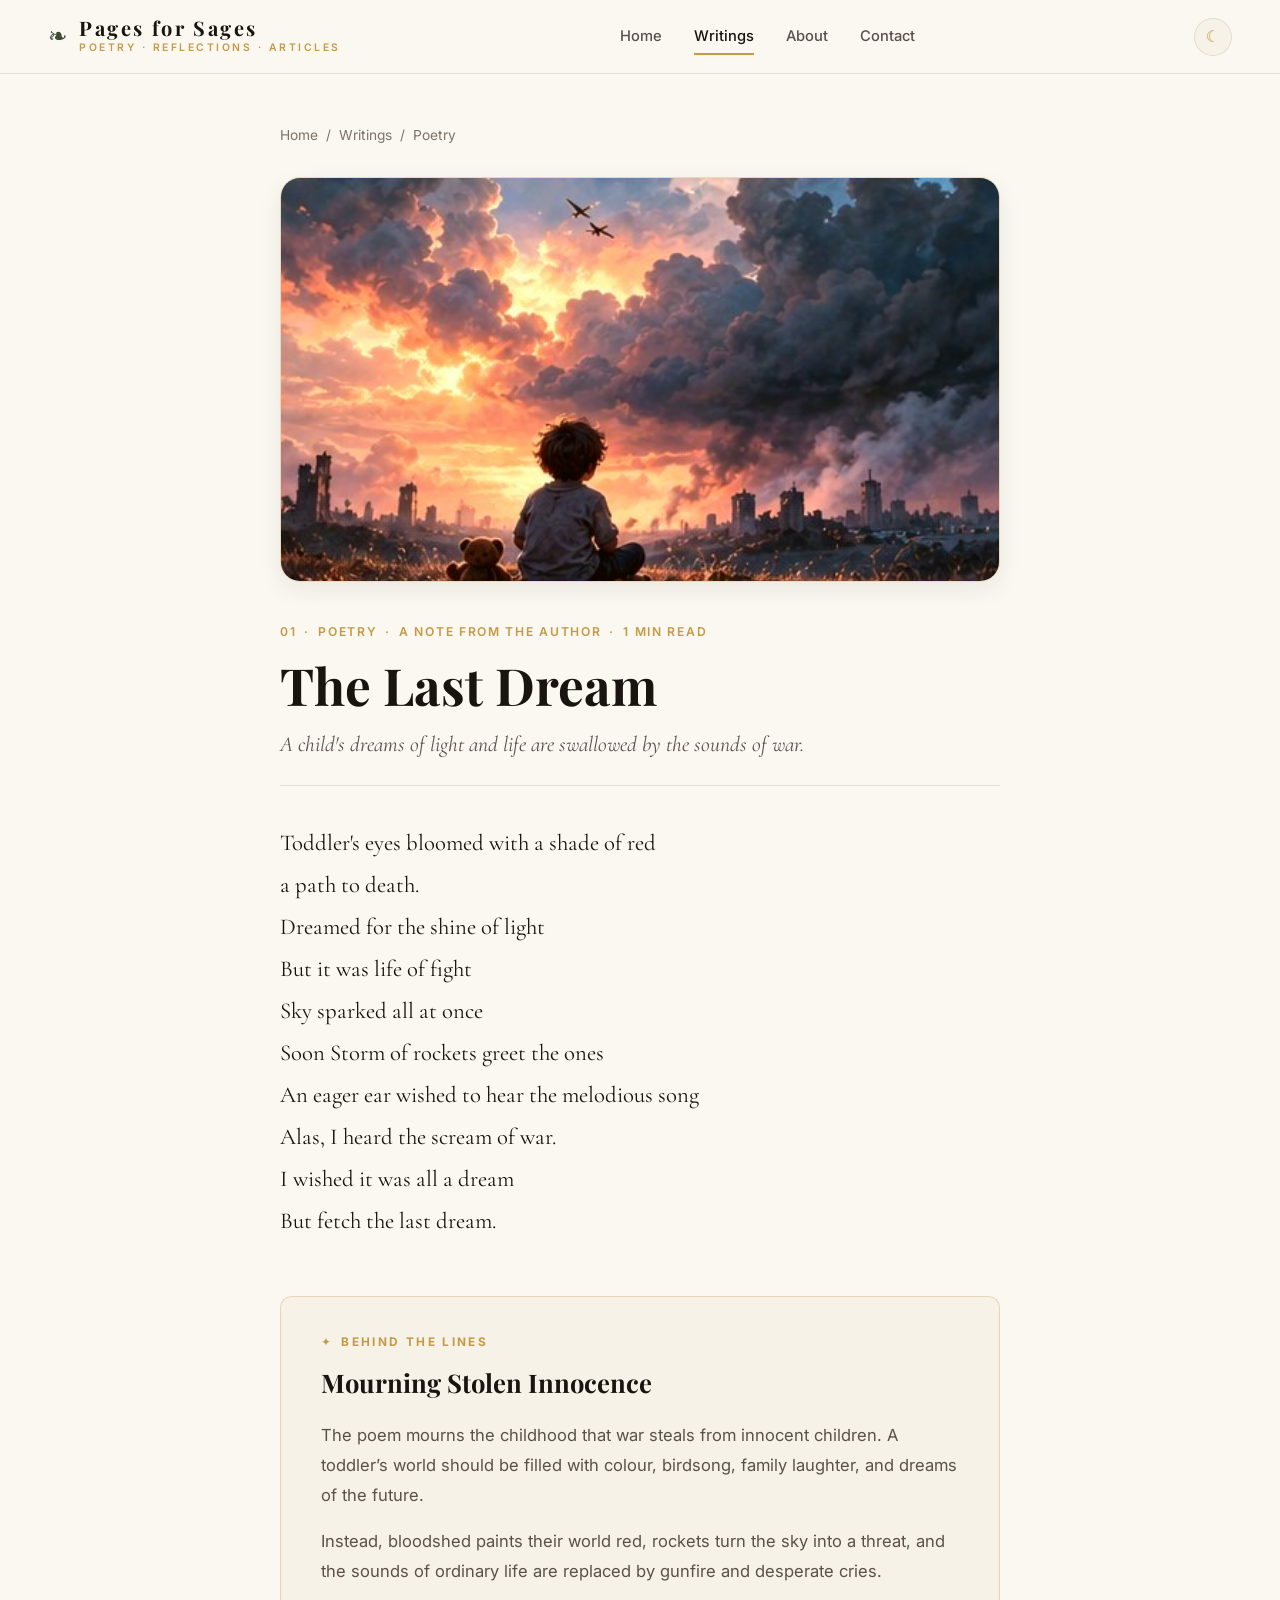
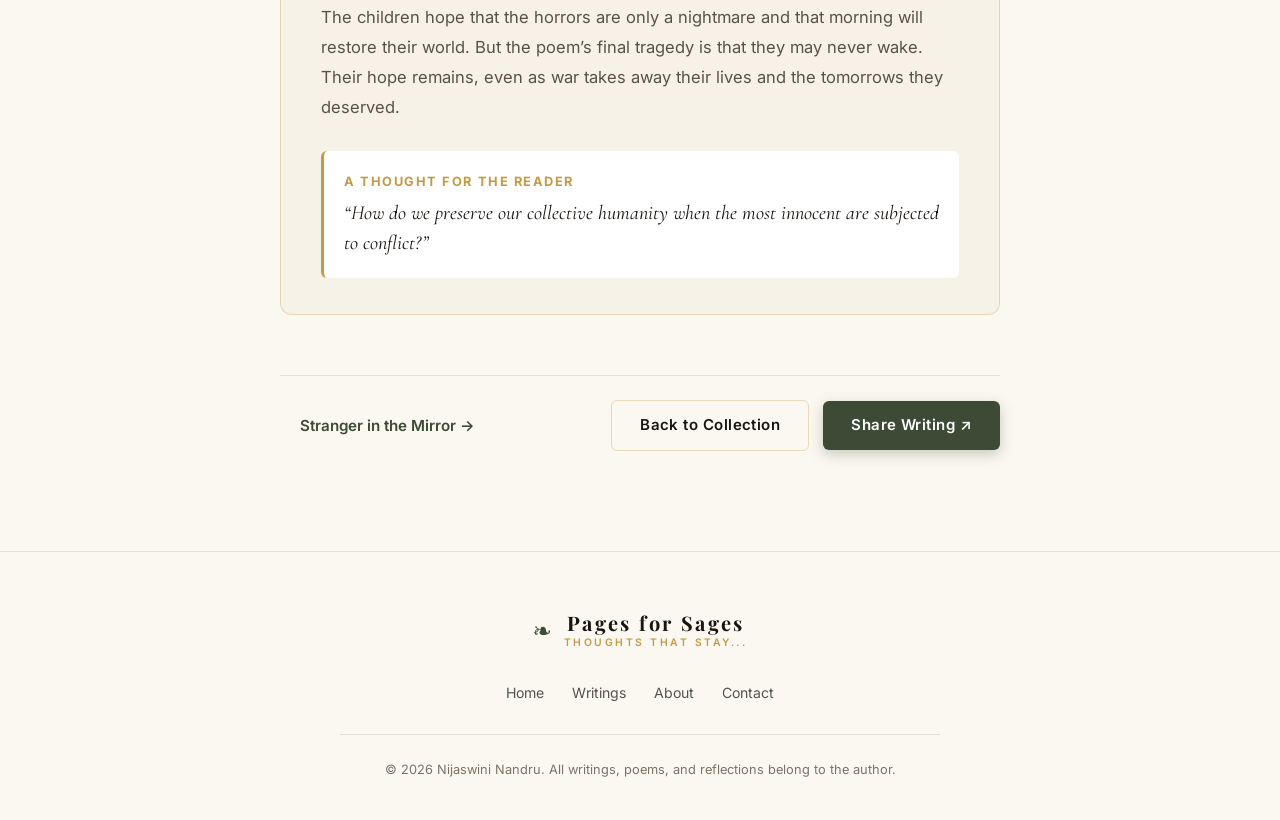
<file: writings/the-last-dream.html>
﻿<!DOCTYPE html>
<html lang="en">
<head>
  <meta charset="utf-8">
  <meta name="viewport" content="width=device-width, initial-scale=1.0">
  <meta name="theme-color" content="#3d4a36">
  <meta name="description" content="A child&#39;s dreams of light and life are swallowed by the sounds of war. — The Last Dream by Nijaswini Nandru.">
  <title>The Last Dream — Pages for Sages</title>

  <link rel="preconnect" href="https://fonts.googleapis.com">
  <link rel="preconnect" href="https://fonts.gstatic.com" crossorigin>
  <link href="https://fonts.googleapis.com/css2?family=Caveat:wght@500;600&family=Cormorant+Garamond:ital,wght@0,400;0,500;0,600;0,700;1,400;1,600&family=Inter:wght@300;400;500;600;700&family=Playfair+Display:ital,wght@0,500;0,600;0,700;1,500;1,600&display=swap" rel="stylesheet">

  <link rel="stylesheet" href="../css/styles.css">
  <style>
/* ==========================================================================
   NIJAASWINI — MASTER LITERARY DESIGN SYSTEM
   Author: Nijaswini Nandru
   "Thoughts that stay..."
   ========================================================================== */

@import url('https://fonts.googleapis.com/css2?family=Caveat:wght@500;600&family=Cormorant+Garamond:ital,wght@0,400;0,500;0,600;0,700;1,400;1,600&family=Inter:wght@300;400;500;600;700&family=Playfair+Display:ital,wght@0,500;0,600;0,700;1,500;1,600&display=swap');

:root {
  /* Warm Literary Palette (Default Light) */
  --bg-page: #fbf8f1;
  --bg-page-tint: #f5efe3;
  --bg-card: #ffffff;
  --bg-card-subtle: #f7f2e7;
  --bg-surface: #ede5d5;
  --bg-glass: rgba(251, 248, 241, 0.88);
  --bg-glass-card: rgba(255, 255, 255, 0.85);

  --color-ink: #221d19;
  --color-ink-headings: #191410;
  --color-ink-muted: #5a5148;
  --color-ink-subtle: #7c7268;

  --color-olive: #3d4a36;
  --color-olive-dark: #2a3325;
  --color-olive-light: #526349;
  --color-olive-soft: rgba(61, 74, 54, 0.08);

  --color-earth: #6b5745;
  --color-earth-soft: rgba(107, 87, 69, 0.1);

  --color-gold: #c49a45;
  --color-gold-bright: #dfb55c;
  --color-gold-soft: rgba(196, 154, 69, 0.16);
  --color-gold-border: rgba(196, 154, 69, 0.38);

  --color-amber: #de7e43;
  --color-amber-soft: rgba(222, 126, 67, 0.12);

  --border-delicate: rgba(90, 81, 72, 0.14);
  --border-gold: rgba(196, 154, 69, 0.32);

  --shadow-sm: 0 2px 8px rgba(34, 29, 25, 0.04);
  --shadow-md: 0 8px 24px rgba(34, 29, 25, 0.07);
  --shadow-lg: 0 16px 40px rgba(34, 29, 25, 0.1);
  --shadow-gold: 0 8px 28px rgba(196, 154, 69, 0.15);

  /* Fonts */
  --font-serif: 'Playfair Display', Georgia, serif;
  --font-editorial: 'Cormorant Garamond', Georgia, serif;
  --font-sans: 'Inter', system-ui, -apple-system, sans-serif;
  --font-script: 'Caveat', cursive;

  /* Layout */
  --max-width: 1200px;
  --max-reading-width: 760px;
  --header-height: 74px;
  --radius-sm: 6px;
  --radius-md: 12px;
  --radius-lg: 20px;
  --radius-full: 9999px;

  --transition-smooth: all 0.28s cubic-bezier(0.16, 1, 0.3, 1);
}

/* Warm Dark Theme (Espresso, Amber & Gold) */
body.dark-mode {
  --bg-page: #151311;
  --bg-page-tint: #1c1815;
  --bg-card: #201b17;
  --bg-card-subtle: #27221d;
  --bg-surface: #2d2722;
  --bg-glass: rgba(21, 19, 17, 0.92);
  --bg-glass-card: rgba(32, 27, 23, 0.9);

  --color-ink: #f0e9dc;
  --color-ink-headings: #fcf8f0;
  --color-ink-muted: #b8ab9a;
  --color-ink-subtle: #948674;

  --color-olive: #687e5b;
  --color-olive-dark: #819b71;
  --color-olive-light: #9ab48b;
  --color-olive-soft: rgba(104, 126, 91, 0.18);

  --color-earth: #b29b86;
  --color-earth-soft: rgba(178, 155, 134, 0.15);

  --color-gold: #dfb55c;
  --color-gold-bright: #ebd082;
  --color-gold-soft: rgba(223, 181, 92, 0.2);
  --color-gold-border: rgba(223, 181, 92, 0.45);

  --color-amber: #e8915b;
  --color-amber-soft: rgba(232, 145, 91, 0.18);

  --border-delicate: rgba(240, 233, 220, 0.1);
  --border-gold: rgba(223, 181, 92, 0.35);

  --shadow-sm: 0 2px 8px rgba(0, 0, 0, 0.35);
  --shadow-md: 0 8px 24px rgba(0, 0, 0, 0.45);
  --shadow-lg: 0 16px 40px rgba(0, 0, 0, 0.6);
  --shadow-gold: 0 8px 28px rgba(223, 181, 92, 0.2);
}

/* Base Reset & Typography */
*, *::before, *::after {
  box-sizing: border-box;
  margin: 0;
  padding: 0;
}

html {
  font-size: 16px;
  scroll-behavior: smooth;
  scroll-padding-top: var(--header-height);
  -webkit-text-size-adjust: 100%;
}

body {
  background-color: var(--bg-page);
  color: var(--color-ink);
  font-family: var(--font-sans);
  line-height: 1.65;
  text-rendering: optimizeLegibility;
  -webkit-font-smoothing: antialiased;
  -moz-osx-font-smoothing: grayscale;
  transition: background-color 0.4s ease, color 0.4s ease;
  overflow-x: hidden;
}

a {
  color: inherit;
  text-decoration: none;
  transition: var(--transition-smooth);
}

img {
  max-width: 100%;
  height: auto;
  display: block;
}

button, input, textarea, select {
  font: inherit;
  color: inherit;
  border: none;
  background: none;
}

/* Skip link for Accessibility */
.skip-link {
  position: absolute;
  top: -60px;
  left: 20px;
  background: var(--color-olive);
  color: #ffffff;
  padding: 10px 18px;
  border-radius: var(--radius-sm);
  z-index: 1000;
  font-weight: 500;
  transition: top 0.2s ease;
}
.skip-link:focus {
  top: 16px;
}

/* Layout Wrappers */
.section-wrap {
  width: 100%;
  max-width: var(--max-width);
  margin-left: auto;
  margin-right: auto;
  padding-left: 24px;
  padding-right: 24px;
}

.reading-wrap {
  max-width: var(--max-reading-width);
  margin-left: auto;
  margin-right: auto;
  padding-left: 20px;
  padding-right: 20px;
}

/* Section Headings */
.section-heading {
  display: flex;
  justify-content: space-between;
  align-items: flex-end;
  margin-bottom: 40px;
  border-bottom: 1px solid var(--border-delicate);
  padding-bottom: 20px;
}

.eyebrow {
  font-size: 0.76rem;
  letter-spacing: 0.22em;
  text-transform: uppercase;
  color: var(--color-gold);
  font-weight: 600;
  margin-bottom: 8px;
  display: flex;
  align-items: center;
  gap: 8px;
}

.eyebrow::before {
  content: "❧";
  font-size: 0.95rem;
  color: var(--color-olive);
}

.section-heading h2 {
  font-family: var(--font-serif);
  font-size: 2.25rem;
  font-weight: 600;
  color: var(--color-ink-headings);
  line-height: 1.2;
}

.section-heading h2 em {
  font-style: italic;
  font-weight: 400;
  color: var(--color-olive);
}

.heading-note {
  font-size: 0.92rem;
  color: var(--color-ink-subtle);
  font-style: italic;
  font-family: var(--font-editorial);
  font-size: 1.15rem;
}

/* ==========================================================================
   SITE HEADER & NAVIGATION
   ========================================================================== */
.site-header {
  position: sticky;
  top: 0;
  left: 0;
  width: 100%;
  height: var(--header-height);
  background: var(--bg-glass);
  backdrop-filter: blur(14px);
  -webkit-backdrop-filter: blur(14px);
  border-bottom: 1px solid var(--border-delicate);
  z-index: 100;
  display: flex;
  align-items: center;
  justify-content: space-between;
  padding: 0 clamp(16px, 4vw, 48px);
  transition: background-color 0.3s ease, border-color 0.3s ease;
}

.wordmark {
  display: flex;
  align-items: center;
  gap: 12px;
  color: var(--color-ink-headings);
}

.wordmark .brand-leaf {
  font-size: 1.45rem;
  color: var(--color-olive);
  line-height: 1;
  transition: transform 0.3s ease;
}

.wordmark:hover .brand-leaf {
  transform: rotate(15deg) scale(1.1);
}

.wordmark-text {
  display: flex;
  flex-direction: column;
}

.wordmark-name {
  font-family: var(--font-serif);
  font-size: 1.25rem;
  letter-spacing: 0.12em;
  font-weight: 700;
  line-height: 1.1;
  color: var(--color-ink-headings);
}

.wordmark-tag {
  font-size: 0.65rem;
  letter-spacing: 0.24em;
  text-transform: uppercase;
  color: var(--color-gold);
  font-weight: 600;
}

.site-nav {
  display: flex;
  align-items: center;
  gap: 32px;
}

.site-nav a {
  font-size: 0.92rem;
  font-weight: 500;
  color: var(--color-ink-muted);
  position: relative;
  padding: 6px 0;
}

.site-nav a::after {
  content: '';
  position: absolute;
  bottom: 0;
  left: 0;
  width: 0;
  height: 2px;
  background: var(--color-gold);
  transition: width 0.25s ease;
}

.site-nav a:hover,
.site-nav a.active {
  color: var(--color-ink-headings);
}

.site-nav a:hover::after,
.site-nav a.active::after {
  width: 100%;
}

.header-tools {
  display: flex;
  align-items: center;
  gap: 14px;
}

.search-box {
  display: flex;
  align-items: center;
  gap: 8px;
  background: var(--bg-card-subtle);
  border: 1px solid var(--border-delicate);
  border-radius: var(--radius-full);
  padding: 6px 14px;
  transition: var(--transition-smooth);
}

.search-box:focus-within {
  border-color: var(--color-gold);
  box-shadow: 0 0 0 3px var(--color-gold-soft);
  background: var(--bg-card);
}

.search-box span {
  font-size: 0.95rem;
  color: var(--color-gold);
}

.search-box input {
  font-size: 0.86rem;
  width: 140px;
  transition: width 0.25s ease;
}

.search-box input:focus {
  width: 190px;
  outline: none;
}

.theme-toggle {
  width: 38px;
  height: 38px;
  border-radius: var(--radius-full);
  display: flex;
  align-items: center;
  justify-content: center;
  background: var(--bg-card-subtle);
  border: 1px solid var(--border-delicate);
  cursor: pointer;
  font-size: 1rem;
  color: var(--color-gold);
  transition: var(--transition-smooth);
}

.theme-toggle:hover {
  background: var(--color-gold-soft);
  border-color: var(--color-gold);
  transform: rotate(20deg);
}

.menu-toggle {
  display: none;
  width: 40px;
  height: 40px;
  border-radius: var(--radius-sm);
  background: var(--bg-card-subtle);
  border: 1px solid var(--border-delicate);
  font-size: 1.25rem;
  color: var(--color-ink-headings);
  cursor: pointer;
}

/* ==========================================================================
   BUTTONS & ACCENTS
   ========================================================================== */
.button {
  display: inline-flex;
  align-items: center;
  justify-content: center;
  gap: 10px;
  padding: 12px 28px;
  font-size: 0.94rem;
  font-weight: 600;
  border-radius: var(--radius-sm);
  cursor: pointer;
  transition: var(--transition-smooth);
  letter-spacing: 0.03em;
}

.button-primary {
  background-color: var(--color-olive);
  color: #ffffff;
  box-shadow: 0 4px 14px rgba(61, 74, 54, 0.28);
}

.button-primary:hover {
  background-color: var(--color-olive-dark);
  box-shadow: 0 6px 20px rgba(61, 74, 54, 0.4);
  transform: translateY(-2px);
  color: #ffffff;
}

.button-secondary {
  background: transparent;
  color: var(--color-ink-headings);
  border: 1px solid var(--border-gold);
}

.button-secondary:hover {
  background: var(--color-gold-soft);
  border-color: var(--color-gold);
  transform: translateY(-2px);
}

.button-light {
  background: #ffffff;
  color: var(--color-ink-headings);
  box-shadow: var(--shadow-md);
}

.button-light:hover {
  background: var(--bg-page-tint);
  transform: translateY(-2px);
}

.text-link {
  display: inline-flex;
  align-items: center;
  gap: 6px;
  font-size: 0.95rem;
  font-weight: 600;
  color: var(--color-olive);
  cursor: pointer;
}

.text-link:hover {
  color: var(--color-gold);
  transform: translateX(3px);
}

/* ==========================================================================
   HERO SECTION & CINEMATIC CHARACTER STAGE
   ========================================================================== */
.hero {
  position: relative;
  min-height: calc(100vh - var(--header-height));
  display: grid;
  grid-template-columns: 1.05fr 0.95fr;
  align-items: center;
  padding: 40px clamp(24px, 5vw, 64px);
  max-width: 1400px;
  margin: 0 auto;
  gap: 40px;
  overflow: hidden;
}

.hero-copy {
  z-index: 10;
  max-width: 620px;
}

.hero-tagline {
  font-family: var(--font-script);
  font-size: 2.2rem;
  color: var(--color-gold);
  line-height: 1.1;
  margin-bottom: 12px;
  display: block;
}

.hero h1 {
  font-family: var(--font-serif);
  font-size: clamp(3rem, 5.5vw, 5rem);
  font-weight: 700;
  line-height: 1.02;
  color: var(--color-ink-headings);
  letter-spacing: -0.015em;
  margin-bottom: 24px;
}

.hero h1 em {
  font-style: italic;
  font-weight: 400;
  color: var(--color-olive);
  display: inline-block;
}

.hero-description {
  font-size: 1.15rem;
  line-height: 1.8;
  color: var(--color-ink-muted);
  margin-bottom: 36px;
  font-family: var(--font-editorial);
  font-size: 1.35rem;
}

.hero-actions {
  display: flex;
  align-items: center;
  gap: 16px;
  margin-bottom: 40px;
  flex-wrap: wrap;
}

.hero-stats {
  display: flex;
  gap: 32px;
  padding-top: 24px;
  border-top: 1px solid var(--border-delicate);
}

.hero-stats span {
  display: flex;
  flex-direction: column;
}

.hero-stats b {
  font-family: var(--font-serif);
  font-size: 1.6rem;
  color: var(--color-olive);
  line-height: 1;
}

.hero-stats small {
  font-size: 0.78rem;
  color: var(--color-ink-subtle);
  letter-spacing: 0.08em;
  text-transform: uppercase;
  margin-top: 4px;
}

/* Character Stage & Canvas Scrubbing Engine */
.hero-visual {
  position: relative;
  width: 100%;
  height: clamp(520px, 75vh, 760px);
  display: flex;
  align-items: center;
  justify-content: center;
  user-select: none;
}

.character-stage {
  position: relative;
  width: 100%;
  height: 100%;
  border-radius: var(--radius-lg);
  overflow: hidden;
  background: radial-gradient(circle at 60% 40%, rgba(223, 181, 92, 0.18) 0%, rgba(61, 74, 54, 0.1) 60%, transparent 85%);
  box-shadow: inset 0 0 0 1px var(--border-gold);
  cursor: ew-resize;
}

.character-canvas {
  position: absolute;
  inset: 0;
  width: 100%;
  height: 100%;
  object-fit: cover;
  pointer-events: none;
}

/* Atmospheric decorative rings behind character */
.stage-halo {
  position: absolute;
  width: 480px;
  height: 480px;
  border-radius: 50%;
  border: 1px dashed var(--color-gold-border);
  top: 50%;
  left: 50%;
  transform: translate(-50%, -50%);
  pointer-events: none;
  animation: slowSpin 120s linear infinite;
}

.stage-halo-inner {
  position: absolute;
  width: 360px;
  height: 360px;
  border-radius: 50%;
  border: 1px solid var(--color-gold-border);
  top: 50%;
  left: 50%;
  transform: translate(-50%, -50%);
  pointer-events: none;
}

@keyframes slowSpin {
  from { transform: translate(-50%, -50%) rotate(0deg); }
  to { transform: translate(-50%, -50%) rotate(360deg); }
}

/* Floating literary note pills */
.floating-note {
  position: absolute;
  background: var(--bg-glass-card);
  backdrop-filter: blur(10px);
  -webkit-backdrop-filter: blur(10px);
  padding: 10px 18px;
  border-radius: var(--radius-md);
  border: 1px solid var(--border-gold);
  font-family: var(--font-script);
  font-size: 1.25rem;
  color: var(--color-ink-headings);
  box-shadow: var(--shadow-md);
  pointer-events: none;
  z-index: 5;
  transition: transform 0.4s ease;
}

.note-top {
  top: 40px;
  right: 20px;
  transform: rotate(2.5deg);
}

.note-bottom {
  bottom: 85px;
  left: 20px;
  font-size: 1.15rem;
  transform: rotate(-2deg);
}

/* Scrubber Telemetry & Controls Pill */
.scrub-telemetry-pill {
  position: absolute;
  bottom: 18px;
  left: 50%;
  transform: translateX(-50%);
  background: rgba(22, 19, 17, 0.88);
  backdrop-filter: blur(12px);
  -webkit-backdrop-filter: blur(12px);
  color: #f0e9dc;
  padding: 8px 16px;
  border-radius: var(--radius-full);
  border: 1px solid rgba(223, 181, 92, 0.4);
  font-size: 0.76rem;
  letter-spacing: 0.05em;
  display: flex;
  align-items: center;
  gap: 14px;
  z-index: 15;
  pointer-events: auto;
  box-shadow: 0 4px 20px rgba(0, 0, 0, 0.3);
  max-width: 95%;
}

.telemetry-indicator {
  display: flex;
  align-items: center;
  gap: 6px;
  color: var(--color-gold-bright);
  font-weight: 600;
}

.telemetry-indicator .pulse-dot {
  width: 7px;
  height: 7px;
  border-radius: 50%;
  background: var(--color-gold-bright);
  box-shadow: 0 0 8px var(--color-gold-bright);
  animation: dotPulse 2s infinite ease-in-out;
}

@keyframes dotPulse {
  0%, 100% { opacity: 0.4; transform: scale(0.9); }
  50% { opacity: 1; transform: scale(1.2); }
}

.telemetry-hint {
  color: #c4b9a8;
  font-size: 0.74rem;
  white-space: nowrap;
}

.telemetry-frame-num {
  font-family: monospace;
  background: rgba(255, 255, 255, 0.1);
  padding: 2px 7px;
  border-radius: 4px;
  color: #ffffff;
}

/* ==========================================================================
   VALUES & ETHOS STRIP
   ========================================================================== */
.values-strip {
  background: var(--bg-card-subtle);
  border-top: 1px solid var(--border-delicate);
  border-bottom: 1px solid var(--border-delicate);
  padding: 28px clamp(24px, 5vw, 64px);
  display: grid;
  grid-template-columns: repeat(3, 1fr) 1.2fr;
  align-items: center;
  gap: 28px;
}

.values-item {
  display: flex;
  align-items: flex-start;
  gap: 14px;
}

.value-icon {
  font-size: 1.4rem;
  color: var(--color-gold);
  line-height: 1;
}

.value-text b {
  display: block;
  font-size: 0.95rem;
  color: var(--color-ink-headings);
  font-weight: 600;
}

.value-text small {
  display: block;
  font-size: 0.82rem;
  color: var(--color-ink-subtle);
  margin-top: 2px;
}

.values-quote {
  font-family: var(--font-script);
  font-size: 1.45rem;
  color: var(--color-olive);
  text-align: right;
  line-height: 1.25;
  border-left: 1px solid var(--border-delicate);
  padding-left: 24px;
}

/* ==========================================================================
   DOORWAYS / CATEGORY CARDS
   ========================================================================== */
.category-section {
  padding-top: 80px;
  padding-bottom: 80px;
}

.category-grid {
  display: grid;
  grid-template-columns: repeat(4, 1fr);
  gap: 24px;
}

.category-card {
  position: relative;
  background: var(--bg-card);
  border: 1px solid var(--border-delicate);
  border-radius: var(--radius-md);
  overflow: hidden;
  box-shadow: var(--shadow-sm);
  display: flex;
  flex-direction: column;
  transition: var(--transition-smooth);
}

.category-card:hover {
  transform: translateY(-6px);
  box-shadow: var(--shadow-md);
  border-color: var(--color-gold-border);
}

.category-photo-wrap {
  width: 100%;
  height: 200px;
  position: relative;
  overflow: hidden;
  background-color: var(--bg-surface);
}

.category-photo {
  width: 100%;
  height: 100%;
  object-fit: cover;
  transition: transform 0.6s cubic-bezier(0.16, 1, 0.3, 1);
}

.category-card:hover .category-photo {
  transform: scale(1.06);
}

.category-info {
  padding: 24px;
  display: flex;
  flex-direction: column;
  flex-grow: 1;
}

.category-order {
  font-size: 0.72rem;
  letter-spacing: 0.18em;
  color: var(--color-gold);
  font-weight: 600;
  text-transform: uppercase;
  margin-bottom: 8px;
}

.category-info h3 {
  font-family: var(--font-serif);
  font-size: 1.4rem;
  color: var(--color-ink-headings);
  margin-bottom: 8px;
}

.category-info p {
  font-size: 0.88rem;
  color: var(--color-ink-muted);
  line-height: 1.55;
  margin-bottom: 20px;
  flex-grow: 1;
}

.category-action {
  font-size: 0.86rem;
  font-weight: 600;
  color: var(--color-olive);
  display: flex;
  align-items: center;
  gap: 6px;
  transition: color 0.2s ease;
}

.category-card:hover .category-action {
  color: var(--color-gold);
}

/* ==========================================================================
   FEATURED POEM SECTION
   ========================================================================== */
.featured-section {
  padding-bottom: 80px;
}

.featured-card {
  display: grid;
  grid-template-columns: 1fr 1.15fr;
  background: var(--bg-card);
  border: 1px solid var(--border-gold);
  border-radius: var(--radius-lg);
  overflow: hidden;
  box-shadow: var(--shadow-md);
}

.featured-visual {
  position: relative;
  min-height: 420px;
  background-color: var(--bg-surface);
  overflow: hidden;
}

.featured-visual img {
  width: 100%;
  height: 100%;
  object-fit: cover;
  transition: transform 0.8s ease;
}

.featured-card:hover .featured-visual img {
  transform: scale(1.04);
}

.featured-stamp {
  position: absolute;
  top: 24px;
  left: 24px;
  background: rgba(22, 19, 17, 0.82);
  color: var(--color-gold-bright);
  padding: 6px 14px;
  border-radius: var(--radius-full);
  font-size: 0.72rem;
  letter-spacing: 0.16em;
  font-weight: 700;
  border: 1px solid rgba(223, 181, 92, 0.4);
  backdrop-filter: blur(8px);
}

.featured-visual-caption {
  position: absolute;
  bottom: 24px;
  left: 24px;
  right: 24px;
  color: #ffffff;
  font-family: var(--font-script);
  font-size: 1.45rem;
  text-shadow: 0 2px 8px rgba(0, 0, 0, 0.7);
}

.featured-content {
  padding: clamp(32px, 5vw, 60px);
  display: flex;
  flex-direction: column;
  justify-content: center;
}

.post-meta {
  font-size: 0.76rem;
  letter-spacing: 0.14em;
  text-transform: uppercase;
  color: var(--color-gold);
  font-weight: 600;
  display: flex;
  align-items: center;
  gap: 8px;
  margin-bottom: 14px;
}

.featured-content h3 {
  font-family: var(--font-serif);
  font-size: clamp(2rem, 3.5vw, 2.8rem);
  color: var(--color-ink-headings);
  line-height: 1.15;
  margin-bottom: 16px;
}

.featured-excerpt {
  font-family: var(--font-editorial);
  font-size: 1.3rem;
  line-height: 1.7;
  color: var(--color-ink-muted);
  font-style: italic;
  margin-bottom: 32px;
}

.featured-footnote {
  margin-top: 20px;
  font-size: 0.82rem;
  color: var(--color-ink-subtle);
  font-style: italic;
}

/* ==========================================================================
   WRITINGS COLLECTION & FILTERING
   ========================================================================== */
.writing-section {
  padding-top: 60px;
  padding-bottom: 100px;
}

.writing-tools {
  display: flex;
  justify-content: space-between;
  align-items: center;
  margin-bottom: 36px;
  gap: 20px;
  flex-wrap: wrap;
}

.filters {
  display: inline-flex;
  background: var(--bg-card-subtle);
  border: 1px solid var(--border-delicate);
  border-radius: var(--radius-full);
  padding: 4px;
  gap: 4px;
}

.filter {
  padding: 8px 22px;
  border-radius: var(--radius-full);
  font-size: 0.88rem;
  font-weight: 500;
  color: var(--color-ink-muted);
  cursor: pointer;
  transition: var(--transition-smooth);
}

.filter:hover {
  color: var(--color-ink-headings);
}

.filter.active {
  background: var(--color-olive);
  color: #ffffff;
  box-shadow: 0 2px 8px rgba(61, 74, 54, 0.25);
}

.writing-count-badge {
  font-size: 0.85rem;
  color: var(--color-ink-subtle);
  font-family: var(--font-editorial);
  font-size: 1.15rem;
}

/* Post Cards Grid */
.post-grid {
  display: grid;
  grid-template-columns: repeat(3, 1fr);
  gap: 30px;
}

.post-card {
  background: var(--bg-card);
  border: 1px solid var(--border-delicate);
  border-radius: var(--radius-md);
  overflow: hidden;
  box-shadow: var(--shadow-sm);
  display: flex;
  flex-direction: column;
  transition: var(--transition-smooth);
}

.post-card:hover {
  transform: translateY(-6px);
  box-shadow: var(--shadow-md);
  border-color: var(--color-gold-border);
}

.post-card-btn {
  text-align: left;
  display: flex;
  flex-direction: column;
  height: 100%;
  cursor: pointer;
  background: none;
  border: none;
  padding: 0;
  width: 100%;
}

.post-art {
  width: 100%;
  height: 220px;
  position: relative;
  overflow: hidden;
  background: var(--bg-surface);
}

.post-art img {
  width: 100%;
  height: 100%;
  object-fit: cover;
  transition: transform 0.6s cubic-bezier(0.16, 1, 0.3, 1);
}

.post-card:hover .post-art img {
  transform: scale(1.06);
}

.post-art-number {
  position: absolute;
  top: 14px;
  left: 14px;
  font-family: monospace;
  font-size: 0.74rem;
  font-weight: 700;
  background: rgba(22, 19, 17, 0.78);
  color: var(--color-gold-bright);
  padding: 3px 8px;
  border-radius: 4px;
  backdrop-filter: blur(6px);
}

.post-art-category {
  position: absolute;
  top: 14px;
  right: 14px;
  font-size: 0.68rem;
  letter-spacing: 0.12em;
  text-transform: uppercase;
  background: rgba(22, 19, 17, 0.78);
  color: #ffffff;
  padding: 3px 9px;
  border-radius: var(--radius-full);
  backdrop-filter: blur(6px);
}

.post-card-content {
  padding: 24px;
  display: flex;
  flex-direction: column;
  flex-grow: 1;
}

.post-card-content h3 {
  font-family: var(--font-serif);
  font-size: 1.45rem;
  color: var(--color-ink-headings);
  margin-bottom: 10px;
  line-height: 1.25;
}

.post-excerpt {
  font-size: 0.92rem;
  color: var(--color-ink-muted);
  line-height: 1.6;
  margin-bottom: 24px;
  flex-grow: 1;
}

.card-read-action {
  font-size: 0.88rem;
  font-weight: 600;
  color: var(--color-olive);
  display: flex;
  align-items: center;
  gap: 6px;
  transition: color 0.2s ease;
}

.post-card:hover .card-read-action {
  color: var(--color-gold);
}

/* Empty State / Notice Card */
.empty-state {
  text-align: center;
  padding: 60px 20px;
  background: var(--bg-card-subtle);
  border: 1px dashed var(--border-gold);
  border-radius: var(--radius-md);
  margin: 30px 0;
}

.empty-state h4 {
  font-family: var(--font-serif);
  font-size: 1.6rem;
  color: var(--color-ink-headings);
  margin-bottom: 12px;
}

.empty-state p {
  color: var(--color-ink-muted);
  max-width: 520px;
  margin: 0 auto;
}

/* Placeholder card for Renewal or Articles */
.placeholder-card {
  border: 1px dashed var(--color-gold-border);
  background: var(--bg-card-subtle);
  padding: 36px 28px;
  border-radius: var(--radius-md);
  text-align: center;
  display: flex;
  flex-direction: column;
  align-items: center;
  justify-content: center;
  min-height: 320px;
}

.placeholder-badge {
  font-size: 0.72rem;
  letter-spacing: 0.16em;
  text-transform: uppercase;
  background: var(--color-gold-soft);
  color: var(--color-gold);
  border: 1px solid var(--color-gold-border);
  padding: 4px 12px;
  border-radius: var(--radius-full);
  font-weight: 600;
  margin-bottom: 16px;
}

.placeholder-card h3 {
  font-family: var(--font-serif);
  font-size: 1.5rem;
  color: var(--color-ink-headings);
  margin-bottom: 10px;
}

.placeholder-card p {
  font-size: 0.92rem;
  color: var(--color-ink-muted);
  max-width: 420px;
  line-height: 1.6;
}

/* ==========================================================================
   QUOTE BAND / LITERARY RESPITE
   ========================================================================== */
.quote-band {
  position: relative;
  background: var(--color-olive-dark);
  color: #fbf8f1;
  padding: 90px clamp(24px, 5vw, 64px);
  text-align: center;
  overflow: hidden;
}

.quote-band::before {
  content: "“";
  position: absolute;
  top: -40px;
  left: 50%;
  transform: translateX(-50%);
  font-family: var(--font-serif);
  font-size: 16rem;
  color: rgba(255, 255, 255, 0.04);
  line-height: 1;
  pointer-events: none;
}

.quote-band blockquote {
  font-family: var(--font-editorial);
  font-size: clamp(1.8rem, 3.2vw, 2.7rem);
  line-height: 1.4;
  font-style: italic;
  max-width: 820px;
  margin: 0 auto 24px;
}

.quote-band cite {
  font-size: 0.92rem;
  letter-spacing: 0.15em;
  text-transform: uppercase;
  color: var(--color-gold-bright);
  font-style: normal;
  font-weight: 500;
}

/* ==========================================================================
   ABOUT THE AUTHOR (HOMEPAGE SECTION & STANDALONE PAGE)
   ========================================================================== */
.about-section {
  padding-top: 100px;
  padding-bottom: 100px;
}

.about-grid {
  display: grid;
  grid-template-columns: 0.9fr 1.1fr;
  gap: 60px;
  align-items: center;
}

.about-visual {
  position: relative;
}

.about-photo-frame {
  position: relative;
  border-radius: var(--radius-lg);
  overflow: hidden;
  box-shadow: var(--shadow-lg);
  border: 1px solid var(--border-gold);
}

.about-photo-frame img {
  width: 100%;
  height: clamp(400px, 55vh, 600px);
  object-fit: cover;
}

.about-photo-caption {
  position: absolute;
  bottom: 20px;
  right: 20px;
  background: var(--bg-glass-card);
  backdrop-filter: blur(8px);
  padding: 6px 16px;
  border-radius: var(--radius-full);
  font-family: var(--font-script);
  font-size: 1.25rem;
  color: var(--color-ink-headings);
  border: 1px solid var(--border-gold);
}

.about-copy h2 {
  font-family: var(--font-serif);
  font-size: clamp(2.4rem, 4vw, 3.2rem);
  line-height: 1.15;
  color: var(--color-ink-headings);
  margin-bottom: 24px;
}

.about-copy h2 em {
  font-style: italic;
  font-weight: 400;
  color: var(--color-olive);
}

.about-copy p {
  font-size: 1.08rem;
  line-height: 1.85;
  color: var(--color-ink-muted);
  margin-bottom: 20px;
}

.about-copy p:first-of-type {
  font-family: var(--font-editorial);
  font-size: 1.35rem;
  color: var(--color-ink-headings);
}

/* ==========================================================================
   CONTACT SECTION & FORM
   ========================================================================== */
.contact-section {
  padding-top: 80px;
  padding-bottom: 100px;
  background: var(--bg-card-subtle);
  border-top: 1px solid var(--border-delicate);
}

.contact-inner {
  max-width: 720px;
  margin: 0 auto;
  text-align: center;
}

.contact-inner h2 {
  font-family: var(--font-serif);
  font-size: 2.8rem;
  color: var(--color-ink-headings);
  margin-bottom: 16px;
}

.contact-inner h2 em {
  font-style: italic;
  font-weight: 400;
  color: var(--color-olive);
}

.contact-inner p {
  font-size: 1.1rem;
  color: var(--color-ink-muted);
  margin-bottom: 36px;
}

.contact-form {
  background: var(--bg-card);
  border: 1px solid var(--border-delicate);
  border-radius: var(--radius-lg);
  padding: clamp(24px, 5vw, 44px);
  text-align: left;
  box-shadow: var(--shadow-md);
}

.form-group {
  margin-bottom: 22px;
}

.form-group label {
  display: block;
  font-size: 0.84rem;
  font-weight: 600;
  letter-spacing: 0.05em;
  color: var(--color-ink-headings);
  margin-bottom: 8px;
}

.form-group input,
.form-group select,
.form-group textarea {
  width: 100%;
  padding: 12px 16px;
  background: var(--bg-page);
  border: 1px solid var(--border-delicate);
  border-radius: var(--radius-sm);
  color: var(--color-ink);
  transition: var(--transition-smooth);
}

.form-group input:focus,
.form-group select:focus,
.form-group textarea:focus {
  outline: none;
  border-color: var(--color-gold);
  box-shadow: 0 0 0 3px var(--color-gold-soft);
  background: var(--bg-card);
}

.form-helper {
  font-size: 0.78rem;
  color: var(--color-ink-subtle);
  margin-top: 6px;
}

.form-status-msg {
  padding: 14px 18px;
  border-radius: var(--radius-sm);
  margin-top: 20px;
  font-size: 0.92rem;
  display: none;
}

.form-status-msg.status-success {
  display: block;
  background: rgba(61, 74, 54, 0.12);
  color: var(--color-olive-dark);
  border: 1px solid var(--color-olive);
}

.form-status-msg.status-error {
  display: block;
  background: rgba(222, 126, 67, 0.12);
  color: var(--color-amber);
  border: 1px solid var(--color-amber);
}

/* ==========================================================================
   FOOTER
   ========================================================================== */
.site-footer {
  background: var(--bg-page);
  border-top: 1px solid var(--border-delicate);
  padding: 60px clamp(24px, 5vw, 64px) 40px;
  display: flex;
  flex-direction: column;
  align-items: center;
  text-align: center;
  gap: 20px;
}

.footer-nav {
  display: flex;
  gap: 28px;
  margin: 10px 0;
}

.footer-nav a {
  font-size: 0.88rem;
  color: var(--color-ink-muted);
}

.footer-nav a:hover {
  color: var(--color-gold);
}

.footer-copyright {
  font-size: 0.8rem;
  color: var(--color-ink-subtle);
  border-top: 1px solid var(--border-delicate);
  padding-top: 24px;
  width: 100%;
  max-width: 600px;
}

/* ==========================================================================
   DEDICATED READING VIEW & MODAL READER
   ========================================================================== */
.reader-modal {
  width: min(920px, 94vw);
  max-height: 90vh;
  margin: auto;
  border: 1px solid var(--border-gold);
  border-radius: var(--radius-lg);
  background: var(--bg-card);
  color: var(--color-ink);
  box-shadow: 0 25px 70px rgba(0, 0, 0, 0.45);
  padding: 0;
  overflow: hidden;
}

.reader-modal::backdrop {
  background: rgba(18, 15, 13, 0.75);
  backdrop-filter: blur(8px);
}

.reader-header {
  position: sticky;
  top: 0;
  background: var(--bg-glass);
  backdrop-filter: blur(12px);
  -webkit-backdrop-filter: blur(12px);
  border-bottom: 1px solid var(--border-delicate);
  display: flex;
  justify-content: space-between;
  align-items: center;
  padding: 14px 28px;
  z-index: 10;
}

.reader-brand {
  font-family: var(--font-serif);
  font-size: 0.95rem;
  letter-spacing: 0.1em;
  color: var(--color-gold);
  font-weight: 700;
}

.reader-close-btn {
  width: 34px;
  height: 34px;
  border-radius: 50%;
  background: var(--bg-card-subtle);
  border: 1px solid var(--border-delicate);
  color: var(--color-ink);
  display: flex;
  align-items: center;
  justify-content: center;
  cursor: pointer;
  font-size: 1.1rem;
  transition: var(--transition-smooth);
}

.reader-close-btn:hover {
  background: var(--color-gold-soft);
  color: var(--color-gold);
  transform: rotate(90deg);
}

.reader-body {
  padding: 40px clamp(24px, 6vw, 64px) 60px;
  overflow-y: auto;
  max-height: calc(90vh - 65px);
}

.reader-hero-visual {
  width: 100%;
  height: 280px;
  border-radius: var(--radius-md);
  overflow: hidden;
  margin-bottom: 32px;
  position: relative;
}

.reader-hero-visual img {
  width: 100%;
  height: 100%;
  object-fit: cover;
}

.reader-title {
  font-family: var(--font-serif);
  font-size: clamp(2.2rem, 4vw, 3.2rem);
  line-height: 1.15;
  color: var(--color-ink-headings);
  margin-bottom: 12px;
}

.reader-lead {
  font-family: var(--font-editorial);
  font-size: 1.35rem;
  font-style: italic;
  color: var(--color-ink-muted);
  line-height: 1.6;
  margin-bottom: 32px;
  padding-bottom: 24px;
  border-bottom: 1px solid var(--border-delicate);
}

/* POEM TEXT — Exact Stanza Preservation */
.poem-container {
  margin: 36px 0;
  font-family: var(--font-editorial);
  font-size: 1.42rem;
  line-height: 1.85;
  color: var(--color-ink-headings);
}

.poem-stanza {
  margin-bottom: 2.2rem;
  white-space: pre-line;
}

/* BEHIND THE LINES (AUTHOR INTERPRETATION) */
.behind-the-lines {
  margin-top: 54px;
  background: var(--bg-card-subtle);
  border: 1px solid var(--border-gold);
  border-radius: var(--radius-md);
  padding: 36px clamp(20px, 4vw, 40px);
  position: relative;
}

.behind-kicker {
  font-size: 0.74rem;
  letter-spacing: 0.2em;
  text-transform: uppercase;
  color: var(--color-gold);
  font-weight: 700;
  margin-bottom: 8px;
  display: flex;
  align-items: center;
  gap: 8px;
}

.behind-kicker::before {
  content: "✦";
  color: var(--color-gold);
}

.behind-the-lines h3 {
  font-family: var(--font-serif);
  font-size: 1.6rem;
  color: var(--color-ink-headings);
  margin-bottom: 18px;
}

.behind-copy p {
  font-size: 1.04rem;
  line-height: 1.8;
  color: var(--color-ink-muted);
  margin-bottom: 16px;
}

.reflection-prompt-box {
  margin-top: 28px;
  padding: 20px;
  background: var(--bg-card);
  border-left: 3px solid var(--color-gold);
  border-radius: var(--radius-sm);
}

.reflection-prompt-box b {
  display: block;
  font-size: 0.8rem;
  letter-spacing: 0.12em;
  text-transform: uppercase;
  color: var(--color-gold);
  margin-bottom: 6px;
}

.reflection-prompt-box p {
  font-family: var(--font-editorial);
  font-size: 1.25rem;
  font-style: italic;
  color: var(--color-ink-headings);
  line-height: 1.5;
  margin-bottom: 0;
}

.reader-actions {
  display: flex;
  align-items: center;
  justify-content: space-between;
  margin-top: 48px;
  padding-top: 24px;
  border-top: 1px solid var(--border-delicate);
  flex-wrap: wrap;
  gap: 16px;
}

.reader-nav-links {
  display: flex;
  gap: 20px;
}

/* ==========================================================================
   STANDALONE READING PAGES (writings/the-last-dream.html etc.)
   ========================================================================== */
.standalone-reading-page {
  padding: 50px 0 100px;
}

.breadcrumb {
  display: flex;
  align-items: center;
  gap: 8px;
  font-size: 0.86rem;
  color: var(--color-ink-subtle);
  margin-bottom: 30px;
}

.breadcrumb a:hover {
  color: var(--color-gold);
}

.standalone-hero-visual {
  width: 100%;
  height: clamp(300px, 45vh, 460px);
  border-radius: var(--radius-lg);
  overflow: hidden;
  margin-bottom: 40px;
  border: 1px solid var(--border-gold);
  box-shadow: var(--shadow-md);
}

.standalone-hero-visual img {
  width: 100%;
  height: 100%;
  object-fit: cover;
}

/* ==========================================================================
   RESPONSIVE MEDIA QUERIES
   ========================================================================== */
@media (max-width: 1024px) {
  .hero {
    grid-template-columns: 1fr;
    padding-top: 30px;
    gap: 30px;
    text-align: center;
  }

  .hero-copy {
    max-width: 100%;
    margin: 0 auto;
    display: flex;
    flex-direction: column;
    align-items: center;
  }

  .hero-stats {
    justify-content: center;
  }

  .hero-visual {
    height: 520px;
    max-width: 500px;
    margin: 0 auto;
  }

  .values-strip {
    grid-template-columns: repeat(2, 1fr);
  }

  .values-quote {
    grid-column: span 2;
    text-align: center;
    border-left: none;
    border-top: 1px solid var(--border-delicate);
    padding-top: 18px;
    padding-left: 0;
  }

  .category-grid {
    grid-template-columns: repeat(2, 1fr);
  }

  .post-grid {
    grid-template-columns: repeat(2, 1fr);
  }

  .about-grid {
    grid-template-columns: 1fr;
    gap: 40px;
  }
}

@media (max-width: 768px) {
  :root {
    --header-height: 64px;
  }

  .menu-toggle {
    display: flex;
    align-items: center;
    justify-content: center;
  }

  .site-nav {
    position: fixed;
    top: var(--header-height);
    left: 0;
    width: 100%;
    background: var(--bg-glass);
    backdrop-filter: blur(20px);
    -webkit-backdrop-filter: blur(20px);
    border-bottom: 1px solid var(--border-delicate);
    flex-direction: column;
    padding: 24px;
    gap: 20px;
    transform: translateY(-120%);
    opacity: 0;
    pointer-events: none;
    transition: var(--transition-smooth);
    z-index: 99;
  }

  .site-nav.nav-open {
    transform: translateY(0);
    opacity: 1;
    pointer-events: auto;
  }

  .header-search {
    display: none;
  }

  .featured-card {
    grid-template-columns: 1fr;
  }

  .featured-visual {
    min-height: 280px;
  }

  .category-grid {
    grid-template-columns: 1fr;
  }

  .post-grid {
    grid-template-columns: 1fr;
  }

  .hero-visual {
    height: 440px;
  }

  .note-top, .note-bottom {
    display: none;
  }

  .values-strip {
    grid-template-columns: 1fr;
    gap: 20px;
  }

  .values-quote {
    grid-column: span 1;
  }

  .section-heading {
    flex-direction: column;
    align-items: flex-start;
    gap: 8px;
  }
}

/* Reduced Motion */
@media (prefers-reduced-motion: reduce) {
  *, *::before, *::after {
    animation-duration: 0.01ms !important;
    animation-iteration-count: 1 !important;
    transition-duration: 0.01ms !important;
    scroll-behavior: auto !important;
  }
}


/* Fallbacks for missing or unextracted assets */
.category-photo-wrap {
  background: radial-gradient(circle at 50% 50%, rgba(223, 181, 92, 0.25) 0%, rgba(61, 74, 54, 0.5) 100%), #2c3627;
  display: flex;
  align-items: center;
  justify-content: center;
}
.category-photo-wrap::before {
  content: "❧";
  font-size: 3rem;
  color: var(--color-gold-bright);
  opacity: 0.6;
  position: absolute;
}

.post-art {
  background: radial-gradient(circle at 60% 40%, rgba(223, 181, 92, 0.22) 0%, rgba(61, 74, 54, 0.4) 100%), #2c3627;
  display: flex;
  align-items: center;
  justify-content: center;
}
.post-art::before {
  content: "✦";
  font-size: 2.5rem;
  color: var(--color-gold-bright);
  opacity: 0.5;
  position: absolute;
}

.featured-visual {
  background: radial-gradient(circle at 50% 50%, rgba(223, 181, 92, 0.28) 0%, rgba(42, 51, 37, 0.7) 100%), #2a3325;
}

.character-stage {
  background: radial-gradient(circle at 60% 40%, rgba(223, 181, 92, 0.28) 0%, rgba(61, 74, 54, 0.2) 60%, rgba(22, 19, 17, 0.95) 100%), #1c1815;
}

.about-photo-frame {
  background: radial-gradient(circle at 50% 50%, rgba(223, 181, 92, 0.2) 0%, rgba(61, 74, 54, 0.3) 100%), #2c3627;
}

img {
  transition: opacity 0.3s ease;
}
  </style>
  <script>
    document.addEventListener('DOMContentLoaded', () => {
      const savedTheme = localStorage.getItem('nijaaswini-theme');
      if (savedTheme === 'dark') {
        document.body.classList.add('dark-mode');
        const btn = document.getElementById('themeToggle');
        if (btn) btn.textContent = '☼';
      }
      const themeToggle = document.getElementById('themeToggle');
      if (themeToggle) {
        themeToggle.addEventListener('click', () => {
          const isDark = document.body.classList.toggle('dark-mode');
          themeToggle.textContent = isDark ? '☼' : '☾';
          localStorage.setItem('nijaaswini-theme', isDark ? 'dark' : 'light');
        });
      }
      const menuToggle = document.getElementById('menuToggle');
      const siteNav = document.getElementById('siteNav');
      if (menuToggle && siteNav) {
        menuToggle.addEventListener('click', () => {
          const isExpanded = menuToggle.getAttribute('aria-expanded') === 'true';
          menuToggle.setAttribute('aria-expanded', String(!isExpanded));
          siteNav.classList.toggle('nav-open', !isExpanded);
        });
      }
      const shareBtn = document.getElementById('sharePiece');
      if (shareBtn) {
        shareBtn.addEventListener('click', async () => {
          const shareData = {
            title: 'The Last Dream — Nijaaswini',
            text: 'A child&#39;s dreams of light and life are swallowed by the sounds of war.',
            url: window.location.href
          };
          try {
            if (navigator.share) {
              await navigator.share(shareData);
            } else if (navigator.clipboard) {
              await navigator.clipboard.writeText(window.location.href);
              const orig = shareBtn.textContent;
              shareBtn.textContent = 'Link copied to clipboard ✓';
              setTimeout(() => { shareBtn.textContent = orig; }, 2400);
            } else {
              window.prompt('Copy direct link:', window.location.href);
            }
          } catch(e) {}
        });
      }
    });
  </script>
</head>
<body>
  <a class="skip-link" href="#reading-content">Skip to literary content</a>

  <header class="site-header">
    <a class="wordmark" href="../index.html" aria-label="Pages for Sages Homepage">
      <span class="brand-leaf">❧</span>
      <div class="wordmark-text">
        <span class="wordmark-name">Pages for Sages</span>
        <span class="wordmark-tag">Poetry · Reflections · Articles</span>
      </div>
    </a>

    <nav class="site-nav" id="siteNav" aria-label="Main navigation">
      <a href="../index.html">Home</a>
      <a href="index.html" class="active">Writings</a>
      <a href="../about/index.html">About</a>
      <a href="../contact/index.html">Contact</a>
    </nav>

    <div class="header-tools">
      <button class="theme-toggle" id="themeToggle" aria-label="Toggle color theme" title="Toggle warm dark/light theme">☾</button>
      <button class="menu-toggle" id="menuToggle" aria-expanded="false" aria-controls="siteNav" aria-label="Open mobile navigation">☰</button>
    </div>
  </header>

  <main id="reading-content" class="standalone-reading-page">
    <div class="reading-wrap">
      <nav class="breadcrumb" aria-label="Breadcrumb">
        <a href="../index.html">Home</a>
        <span>/</span>
        <a href="index.html">Writings</a>
        <span>/</span>
        <span>Poetry</span>
      </nav>

      <div class="standalone-hero-visual">
        <img src="../assets/images/the-last-dream.jpg" alt="A child looking toward a stormy sky bathed in sunset and the smoke of conflict" onerror="this.style.opacity='0';">
      </div>

      <p class="post-meta">
        <span>01</span>
        <span>·</span>
        <span>POETRY</span>
        <span>·</span>
        <span>A NOTE FROM THE AUTHOR</span>
        <span>·</span>
        <span>1 min read</span>
      </p>

      <h1 class="reader-title">The Last Dream</h1>
      <p class="reader-lead">A child&#39;s dreams of light and life are swallowed by the sounds of war.</p>

      <div class='poem-container'><div class='poem-stanza'>Toddler&#39;s eyes bloomed with a shade of red 
a path to death.  
Dreamed for the shine of light 
But it was life of fight 
Sky sparked all at once 
Soon Storm of rockets greet the ones 
An eager ear wished to hear the melodious song 
Alas, I heard the scream of war. 
I wished it was all a dream
But fetch the last dream.</div></div>

            <section class="behind-the-lines" aria-label="Author Interpretation">
        <p class="behind-kicker">Behind the Lines</p>
        <h3>Mourning Stolen Innocence</h3>
        <div class="behind-copy"><p>The poem mourns the childhood that war steals from innocent children. A toddler’s world should be filled with colour, birdsong, family laughter, and dreams of the future.</p>
<p>Instead, bloodshed paints their world red, rockets turn the sky into a threat, and the sounds of ordinary life are replaced by gunfire and desperate cries.</p>
<p>The children hope that the horrors are only a nightmare and that morning will restore their world. But the poem’s final tragedy is that they may never wake. Their hope remains, even as war takes away their lives and the tomorrows they deserved.</p>
</div>        <div class="reflection-prompt-box">
          <b>A Thought for the Reader</b>
          <p>“How do we preserve our collective humanity when the most innocent are subjected to conflict?”</p>
        </div></section>

      <div class="reader-actions" style="margin-top: 60px;">
        <div class="reader-nav-links">
          <span></span>
          <a class='text-link' href='stranger-in-the-mirror.html'>Stranger in the Mirror →</a>
        </div>
        <div style="display: flex; gap: 14px; align-items: center;">
          <a class="button button-secondary" href="index.html">Back to Collection</a>
          <button class="button button-primary" id="sharePiece">Share Writing ↗</button>
        </div>
      </div>
    </div>
  </main>

  <footer class="site-footer">
    <a class="wordmark" href="../index.html" aria-label="Pages for Sages">
      <span class="brand-leaf">❧</span>
      <div class="wordmark-text">
        <span class="wordmark-name">Pages for Sages</span>
        <span class="wordmark-tag">Thoughts that stay...</span>
      </div>
    </a>

    <nav class="footer-nav" aria-label="Footer Navigation">
      <a href="../index.html">Home</a>
      <a href="index.html">Writings</a>
      <a href="../about/index.html">About</a>
      <a href="../contact/index.html">Contact</a>
    </nav>

    <div class="footer-copyright">
      <p>© 2026 Nijaswini Nandru. All writings, poems, and reflections belong to the author.</p>
    </div>
  </footer>
</body>
</html>
</file>
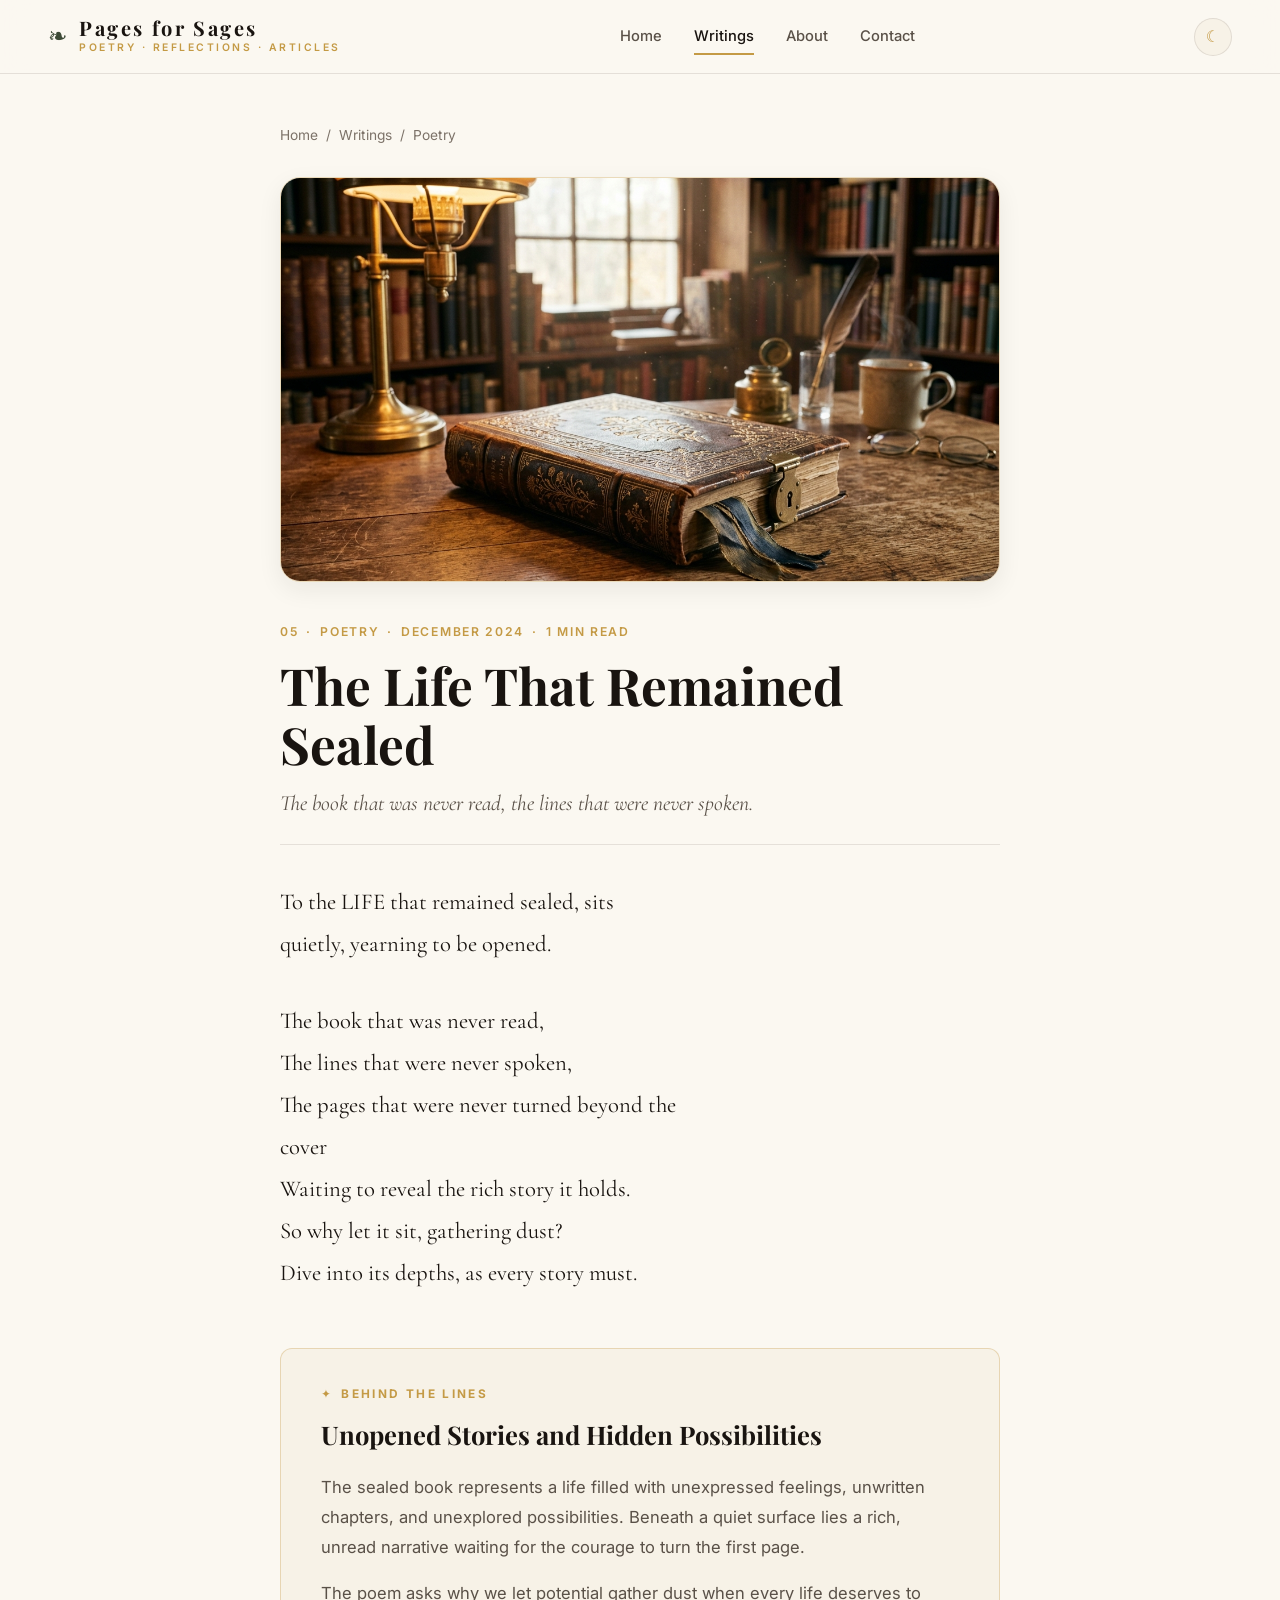
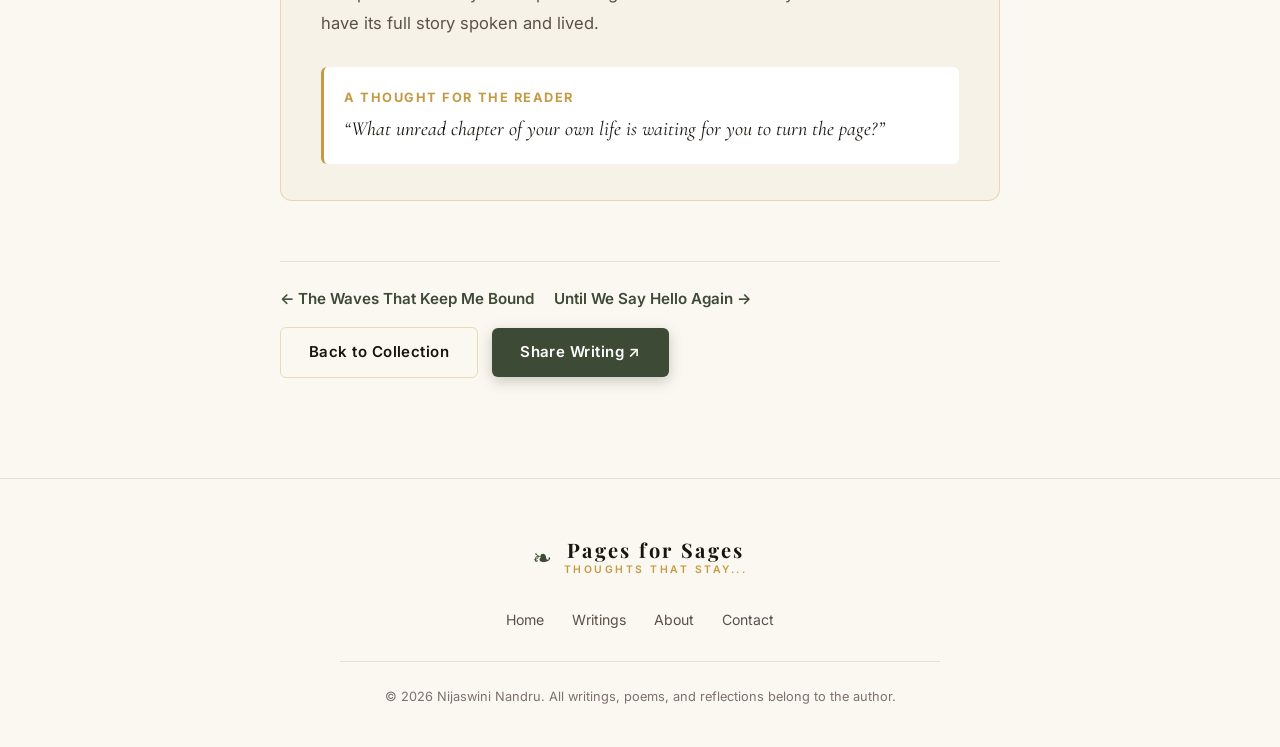
<file: writings/the-life-that-remained-sealed.html>
<!DOCTYPE html>
<html lang="en">
<head>
  <meta charset="utf-8">
  <meta name="viewport" content="width=device-width, initial-scale=1.0">
  <meta name="theme-color" content="#3d4a36">
  <meta name="description" content="The book that was never read, the lines that were never spoken. — The Life That Remained Sealed by Nijaswini Nandru.">
  <title>The Life That Remained Sealed — Pages for Sages</title>

  <link rel="preconnect" href="https://fonts.googleapis.com">
  <link rel="preconnect" href="https://fonts.gstatic.com" crossorigin>
  <link href="https://fonts.googleapis.com/css2?family=Caveat:wght@500;600&family=Cormorant+Garamond:ital,wght@0,400;0,500;0,600;0,700;1,400;1,600&family=Inter:wght@300;400;500;600;700&family=Playfair+Display:ital,wght@0,500;0,600;0,700;1,500;1,600&display=swap" rel="stylesheet">

  <link rel="stylesheet" href="../css/styles.css">
  <style>
/* ==========================================================================
   NIJAASWINI — MASTER LITERARY DESIGN SYSTEM
   Author: Nijaswini Nandru
   "Thoughts that stay..."
   ========================================================================== */

@import url('https://fonts.googleapis.com/css2?family=Caveat:wght@500;600&family=Cormorant+Garamond:ital,wght@0,400;0,500;0,600;0,700;1,400;1,600&family=Inter:wght@300;400;500;600;700&family=Playfair+Display:ital,wght@0,500;0,600;0,700;1,500;1,600&display=swap');

:root {
  /* Warm Literary Palette (Default Light) */
  --bg-page: #fbf8f1;
  --bg-page-tint: #f5efe3;
  --bg-card: #ffffff;
  --bg-card-subtle: #f7f2e7;
  --bg-surface: #ede5d5;
  --bg-glass: rgba(251, 248, 241, 0.88);
  --bg-glass-card: rgba(255, 255, 255, 0.85);

  --color-ink: #221d19;
  --color-ink-headings: #191410;
  --color-ink-muted: #5a5148;
  --color-ink-subtle: #7c7268;

  --color-olive: #3d4a36;
  --color-olive-dark: #2a3325;
  --color-olive-light: #526349;
  --color-olive-soft: rgba(61, 74, 54, 0.08);

  --color-earth: #6b5745;
  --color-earth-soft: rgba(107, 87, 69, 0.1);

  --color-gold: #c49a45;
  --color-gold-bright: #dfb55c;
  --color-gold-soft: rgba(196, 154, 69, 0.16);
  --color-gold-border: rgba(196, 154, 69, 0.38);

  --color-amber: #de7e43;
  --color-amber-soft: rgba(222, 126, 67, 0.12);

  --border-delicate: rgba(90, 81, 72, 0.14);
  --border-gold: rgba(196, 154, 69, 0.32);

  --shadow-sm: 0 2px 8px rgba(34, 29, 25, 0.04);
  --shadow-md: 0 8px 24px rgba(34, 29, 25, 0.07);
  --shadow-lg: 0 16px 40px rgba(34, 29, 25, 0.1);
  --shadow-gold: 0 8px 28px rgba(196, 154, 69, 0.15);

  /* Fonts */
  --font-serif: 'Playfair Display', Georgia, serif;
  --font-editorial: 'Cormorant Garamond', Georgia, serif;
  --font-sans: 'Inter', system-ui, -apple-system, sans-serif;
  --font-script: 'Caveat', cursive;

  /* Layout */
  --max-width: 1200px;
  --max-reading-width: 760px;
  --header-height: 74px;
  --radius-sm: 6px;
  --radius-md: 12px;
  --radius-lg: 20px;
  --radius-full: 9999px;

  --transition-smooth: all 0.28s cubic-bezier(0.16, 1, 0.3, 1);
}

/* Warm Dark Theme (Espresso, Amber & Gold) */
body.dark-mode {
  --bg-page: #151311;
  --bg-page-tint: #1c1815;
  --bg-card: #201b17;
  --bg-card-subtle: #27221d;
  --bg-surface: #2d2722;
  --bg-glass: rgba(21, 19, 17, 0.92);
  --bg-glass-card: rgba(32, 27, 23, 0.9);

  --color-ink: #f0e9dc;
  --color-ink-headings: #fcf8f0;
  --color-ink-muted: #b8ab9a;
  --color-ink-subtle: #948674;

  --color-olive: #687e5b;
  --color-olive-dark: #819b71;
  --color-olive-light: #9ab48b;
  --color-olive-soft: rgba(104, 126, 91, 0.18);

  --color-earth: #b29b86;
  --color-earth-soft: rgba(178, 155, 134, 0.15);

  --color-gold: #dfb55c;
  --color-gold-bright: #ebd082;
  --color-gold-soft: rgba(223, 181, 92, 0.2);
  --color-gold-border: rgba(223, 181, 92, 0.45);

  --color-amber: #e8915b;
  --color-amber-soft: rgba(232, 145, 91, 0.18);

  --border-delicate: rgba(240, 233, 220, 0.1);
  --border-gold: rgba(223, 181, 92, 0.35);

  --shadow-sm: 0 2px 8px rgba(0, 0, 0, 0.35);
  --shadow-md: 0 8px 24px rgba(0, 0, 0, 0.45);
  --shadow-lg: 0 16px 40px rgba(0, 0, 0, 0.6);
  --shadow-gold: 0 8px 28px rgba(223, 181, 92, 0.2);
}

/* Base Reset & Typography */
*, *::before, *::after {
  box-sizing: border-box;
  margin: 0;
  padding: 0;
}

html {
  font-size: 16px;
  scroll-behavior: smooth;
  scroll-padding-top: var(--header-height);
  -webkit-text-size-adjust: 100%;
}

body {
  background-color: var(--bg-page);
  color: var(--color-ink);
  font-family: var(--font-sans);
  line-height: 1.65;
  text-rendering: optimizeLegibility;
  -webkit-font-smoothing: antialiased;
  -moz-osx-font-smoothing: grayscale;
  transition: background-color 0.4s ease, color 0.4s ease;
  overflow-x: hidden;
}

a {
  color: inherit;
  text-decoration: none;
  transition: var(--transition-smooth);
}

img {
  max-width: 100%;
  height: auto;
  display: block;
}

button, input, textarea, select {
  font: inherit;
  color: inherit;
  border: none;
  background: none;
}

/* Skip link for Accessibility */
.skip-link {
  position: absolute;
  top: -60px;
  left: 20px;
  background: var(--color-olive);
  color: #ffffff;
  padding: 10px 18px;
  border-radius: var(--radius-sm);
  z-index: 1000;
  font-weight: 500;
  transition: top 0.2s ease;
}
.skip-link:focus {
  top: 16px;
}

/* Layout Wrappers */
.section-wrap {
  width: 100%;
  max-width: var(--max-width);
  margin-left: auto;
  margin-right: auto;
  padding-left: 24px;
  padding-right: 24px;
}

.reading-wrap {
  max-width: var(--max-reading-width);
  margin-left: auto;
  margin-right: auto;
  padding-left: 20px;
  padding-right: 20px;
}

/* Section Headings */
.section-heading {
  display: flex;
  justify-content: space-between;
  align-items: flex-end;
  margin-bottom: 40px;
  border-bottom: 1px solid var(--border-delicate);
  padding-bottom: 20px;
}

.eyebrow {
  font-size: 0.76rem;
  letter-spacing: 0.22em;
  text-transform: uppercase;
  color: var(--color-gold);
  font-weight: 600;
  margin-bottom: 8px;
  display: flex;
  align-items: center;
  gap: 8px;
}

.eyebrow::before {
  content: "❧";
  font-size: 0.95rem;
  color: var(--color-olive);
}

.section-heading h2 {
  font-family: var(--font-serif);
  font-size: 2.25rem;
  font-weight: 600;
  color: var(--color-ink-headings);
  line-height: 1.2;
}

.section-heading h2 em {
  font-style: italic;
  font-weight: 400;
  color: var(--color-olive);
}

.heading-note {
  font-size: 0.92rem;
  color: var(--color-ink-subtle);
  font-style: italic;
  font-family: var(--font-editorial);
  font-size: 1.15rem;
}

/* ==========================================================================
   SITE HEADER & NAVIGATION
   ========================================================================== */
.site-header {
  position: sticky;
  top: 0;
  left: 0;
  width: 100%;
  height: var(--header-height);
  background: var(--bg-glass);
  backdrop-filter: blur(14px);
  -webkit-backdrop-filter: blur(14px);
  border-bottom: 1px solid var(--border-delicate);
  z-index: 100;
  display: flex;
  align-items: center;
  justify-content: space-between;
  padding: 0 clamp(16px, 4vw, 48px);
  transition: background-color 0.3s ease, border-color 0.3s ease;
}

.wordmark {
  display: flex;
  align-items: center;
  gap: 12px;
  color: var(--color-ink-headings);
}

.wordmark .brand-leaf {
  font-size: 1.45rem;
  color: var(--color-olive);
  line-height: 1;
  transition: transform 0.3s ease;
}

.wordmark:hover .brand-leaf {
  transform: rotate(15deg) scale(1.1);
}

.wordmark-text {
  display: flex;
  flex-direction: column;
}

.wordmark-name {
  font-family: var(--font-serif);
  font-size: 1.25rem;
  letter-spacing: 0.12em;
  font-weight: 700;
  line-height: 1.1;
  color: var(--color-ink-headings);
}

.wordmark-tag {
  font-size: 0.65rem;
  letter-spacing: 0.24em;
  text-transform: uppercase;
  color: var(--color-gold);
  font-weight: 600;
}

.site-nav {
  display: flex;
  align-items: center;
  gap: 32px;
}

.site-nav a {
  font-size: 0.92rem;
  font-weight: 500;
  color: var(--color-ink-muted);
  position: relative;
  padding: 6px 0;
}

.site-nav a::after {
  content: '';
  position: absolute;
  bottom: 0;
  left: 0;
  width: 0;
  height: 2px;
  background: var(--color-gold);
  transition: width 0.25s ease;
}

.site-nav a:hover,
.site-nav a.active {
  color: var(--color-ink-headings);
}

.site-nav a:hover::after,
.site-nav a.active::after {
  width: 100%;
}

.header-tools {
  display: flex;
  align-items: center;
  gap: 14px;
}

.search-box {
  display: flex;
  align-items: center;
  gap: 8px;
  background: var(--bg-card-subtle);
  border: 1px solid var(--border-delicate);
  border-radius: var(--radius-full);
  padding: 6px 14px;
  transition: var(--transition-smooth);
}

.search-box:focus-within {
  border-color: var(--color-gold);
  box-shadow: 0 0 0 3px var(--color-gold-soft);
  background: var(--bg-card);
}

.search-box span {
  font-size: 0.95rem;
  color: var(--color-gold);
}

.search-box input {
  font-size: 0.86rem;
  width: 140px;
  transition: width 0.25s ease;
}

.search-box input:focus {
  width: 190px;
  outline: none;
}

.theme-toggle {
  width: 38px;
  height: 38px;
  border-radius: var(--radius-full);
  display: flex;
  align-items: center;
  justify-content: center;
  background: var(--bg-card-subtle);
  border: 1px solid var(--border-delicate);
  cursor: pointer;
  font-size: 1rem;
  color: var(--color-gold);
  transition: var(--transition-smooth);
}

.theme-toggle:hover {
  background: var(--color-gold-soft);
  border-color: var(--color-gold);
  transform: rotate(20deg);
}

.menu-toggle {
  display: none;
  width: 40px;
  height: 40px;
  border-radius: var(--radius-sm);
  background: var(--bg-card-subtle);
  border: 1px solid var(--border-delicate);
  font-size: 1.25rem;
  color: var(--color-ink-headings);
  cursor: pointer;
}

/* ==========================================================================
   BUTTONS & ACCENTS
   ========================================================================== */
.button {
  display: inline-flex;
  align-items: center;
  justify-content: center;
  gap: 10px;
  padding: 12px 28px;
  font-size: 0.94rem;
  font-weight: 600;
  border-radius: var(--radius-sm);
  cursor: pointer;
  transition: var(--transition-smooth);
  letter-spacing: 0.03em;
}

.button-primary {
  background-color: var(--color-olive);
  color: #ffffff;
  box-shadow: 0 4px 14px rgba(61, 74, 54, 0.28);
}

.button-primary:hover {
  background-color: var(--color-olive-dark);
  box-shadow: 0 6px 20px rgba(61, 74, 54, 0.4);
  transform: translateY(-2px);
  color: #ffffff;
}

.button-secondary {
  background: transparent;
  color: var(--color-ink-headings);
  border: 1px solid var(--border-gold);
}

.button-secondary:hover {
  background: var(--color-gold-soft);
  border-color: var(--color-gold);
  transform: translateY(-2px);
}

.button-light {
  background: #ffffff;
  color: var(--color-ink-headings);
  box-shadow: var(--shadow-md);
}

.button-light:hover {
  background: var(--bg-page-tint);
  transform: translateY(-2px);
}

.text-link {
  display: inline-flex;
  align-items: center;
  gap: 6px;
  font-size: 0.95rem;
  font-weight: 600;
  color: var(--color-olive);
  cursor: pointer;
}

.text-link:hover {
  color: var(--color-gold);
  transform: translateX(3px);
}

/* ==========================================================================
   HERO SECTION & CINEMATIC CHARACTER STAGE
   ========================================================================== */
.hero {
  position: relative;
  min-height: calc(100vh - var(--header-height));
  display: grid;
  grid-template-columns: 1.05fr 0.95fr;
  align-items: center;
  padding: 40px clamp(24px, 5vw, 64px);
  max-width: 1400px;
  margin: 0 auto;
  gap: 40px;
  overflow: hidden;
}

.hero-copy {
  z-index: 10;
  max-width: 620px;
}

.hero-tagline {
  font-family: var(--font-script);
  font-size: 2.2rem;
  color: var(--color-gold);
  line-height: 1.1;
  margin-bottom: 12px;
  display: block;
}

.hero h1 {
  font-family: var(--font-serif);
  font-size: clamp(3rem, 5.5vw, 5rem);
  font-weight: 700;
  line-height: 1.02;
  color: var(--color-ink-headings);
  letter-spacing: -0.015em;
  margin-bottom: 24px;
}

.hero h1 em {
  font-style: italic;
  font-weight: 400;
  color: var(--color-olive);
  display: inline-block;
}

.hero-description {
  font-size: 1.15rem;
  line-height: 1.8;
  color: var(--color-ink-muted);
  margin-bottom: 36px;
  font-family: var(--font-editorial);
  font-size: 1.35rem;
}

.hero-actions {
  display: flex;
  align-items: center;
  gap: 16px;
  margin-bottom: 40px;
  flex-wrap: wrap;
}

.hero-stats {
  display: flex;
  gap: 32px;
  padding-top: 24px;
  border-top: 1px solid var(--border-delicate);
}

.hero-stats span {
  display: flex;
  flex-direction: column;
}

.hero-stats b {
  font-family: var(--font-serif);
  font-size: 1.6rem;
  color: var(--color-olive);
  line-height: 1;
}

.hero-stats small {
  font-size: 0.78rem;
  color: var(--color-ink-subtle);
  letter-spacing: 0.08em;
  text-transform: uppercase;
  margin-top: 4px;
}

/* Character Stage & Canvas Scrubbing Engine */
.hero-visual {
  position: relative;
  width: 100%;
  height: clamp(520px, 75vh, 760px);
  display: flex;
  align-items: center;
  justify-content: center;
  user-select: none;
}

.character-stage {
  position: relative;
  width: 100%;
  height: 100%;
  border-radius: var(--radius-lg);
  overflow: hidden;
  background: radial-gradient(circle at 60% 40%, rgba(223, 181, 92, 0.18) 0%, rgba(61, 74, 54, 0.1) 60%, transparent 85%);
  box-shadow: inset 0 0 0 1px var(--border-gold);
  cursor: ew-resize;
}

.character-canvas {
  position: absolute;
  inset: 0;
  width: 100%;
  height: 100%;
  object-fit: cover;
  pointer-events: none;
}

/* Atmospheric decorative rings behind character */
.stage-halo {
  position: absolute;
  width: 480px;
  height: 480px;
  border-radius: 50%;
  border: 1px dashed var(--color-gold-border);
  top: 50%;
  left: 50%;
  transform: translate(-50%, -50%);
  pointer-events: none;
  animation: slowSpin 120s linear infinite;
}

.stage-halo-inner {
  position: absolute;
  width: 360px;
  height: 360px;
  border-radius: 50%;
  border: 1px solid var(--color-gold-border);
  top: 50%;
  left: 50%;
  transform: translate(-50%, -50%);
  pointer-events: none;
}

@keyframes slowSpin {
  from { transform: translate(-50%, -50%) rotate(0deg); }
  to { transform: translate(-50%, -50%) rotate(360deg); }
}

/* Floating literary note pills */
.floating-note {
  position: absolute;
  background: var(--bg-glass-card);
  backdrop-filter: blur(10px);
  -webkit-backdrop-filter: blur(10px);
  padding: 10px 18px;
  border-radius: var(--radius-md);
  border: 1px solid var(--border-gold);
  font-family: var(--font-script);
  font-size: 1.25rem;
  color: var(--color-ink-headings);
  box-shadow: var(--shadow-md);
  pointer-events: none;
  z-index: 5;
  transition: transform 0.4s ease;
}

.note-top {
  top: 40px;
  right: 20px;
  transform: rotate(2.5deg);
}

.note-bottom {
  bottom: 85px;
  left: 20px;
  font-size: 1.15rem;
  transform: rotate(-2deg);
}

/* Scrubber Telemetry & Controls Pill */
.scrub-telemetry-pill {
  position: absolute;
  bottom: 18px;
  left: 50%;
  transform: translateX(-50%);
  background: rgba(22, 19, 17, 0.88);
  backdrop-filter: blur(12px);
  -webkit-backdrop-filter: blur(12px);
  color: #f0e9dc;
  padding: 8px 16px;
  border-radius: var(--radius-full);
  border: 1px solid rgba(223, 181, 92, 0.4);
  font-size: 0.76rem;
  letter-spacing: 0.05em;
  display: flex;
  align-items: center;
  gap: 14px;
  z-index: 15;
  pointer-events: auto;
  box-shadow: 0 4px 20px rgba(0, 0, 0, 0.3);
  max-width: 95%;
}

.telemetry-indicator {
  display: flex;
  align-items: center;
  gap: 6px;
  color: var(--color-gold-bright);
  font-weight: 600;
}

.telemetry-indicator .pulse-dot {
  width: 7px;
  height: 7px;
  border-radius: 50%;
  background: var(--color-gold-bright);
  box-shadow: 0 0 8px var(--color-gold-bright);
  animation: dotPulse 2s infinite ease-in-out;
}

@keyframes dotPulse {
  0%, 100% { opacity: 0.4; transform: scale(0.9); }
  50% { opacity: 1; transform: scale(1.2); }
}

.telemetry-hint {
  color: #c4b9a8;
  font-size: 0.74rem;
  white-space: nowrap;
}

.telemetry-frame-num {
  font-family: monospace;
  background: rgba(255, 255, 255, 0.1);
  padding: 2px 7px;
  border-radius: 4px;
  color: #ffffff;
}

/* ==========================================================================
   VALUES & ETHOS STRIP
   ========================================================================== */
.values-strip {
  background: var(--bg-card-subtle);
  border-top: 1px solid var(--border-delicate);
  border-bottom: 1px solid var(--border-delicate);
  padding: 28px clamp(24px, 5vw, 64px);
  display: grid;
  grid-template-columns: repeat(3, 1fr) 1.2fr;
  align-items: center;
  gap: 28px;
}

.values-item {
  display: flex;
  align-items: flex-start;
  gap: 14px;
}

.value-icon {
  font-size: 1.4rem;
  color: var(--color-gold);
  line-height: 1;
}

.value-text b {
  display: block;
  font-size: 0.95rem;
  color: var(--color-ink-headings);
  font-weight: 600;
}

.value-text small {
  display: block;
  font-size: 0.82rem;
  color: var(--color-ink-subtle);
  margin-top: 2px;
}

.values-quote {
  font-family: var(--font-script);
  font-size: 1.45rem;
  color: var(--color-olive);
  text-align: right;
  line-height: 1.25;
  border-left: 1px solid var(--border-delicate);
  padding-left: 24px;
}

/* ==========================================================================
   DOORWAYS / CATEGORY CARDS
   ========================================================================== */
.category-section {
  padding-top: 80px;
  padding-bottom: 80px;
}

.category-grid {
  display: grid;
  grid-template-columns: repeat(4, 1fr);
  gap: 24px;
}

.category-card {
  position: relative;
  background: var(--bg-card);
  border: 1px solid var(--border-delicate);
  border-radius: var(--radius-md);
  overflow: hidden;
  box-shadow: var(--shadow-sm);
  display: flex;
  flex-direction: column;
  transition: var(--transition-smooth);
}

.category-card:hover {
  transform: translateY(-6px);
  box-shadow: var(--shadow-md);
  border-color: var(--color-gold-border);
}

.category-photo-wrap {
  width: 100%;
  height: 200px;
  position: relative;
  overflow: hidden;
  background-color: var(--bg-surface);
}

.category-photo {
  width: 100%;
  height: 100%;
  object-fit: cover;
  transition: transform 0.6s cubic-bezier(0.16, 1, 0.3, 1);
}

.category-card:hover .category-photo {
  transform: scale(1.06);
}

.category-info {
  padding: 24px;
  display: flex;
  flex-direction: column;
  flex-grow: 1;
}

.category-order {
  font-size: 0.72rem;
  letter-spacing: 0.18em;
  color: var(--color-gold);
  font-weight: 600;
  text-transform: uppercase;
  margin-bottom: 8px;
}

.category-info h3 {
  font-family: var(--font-serif);
  font-size: 1.4rem;
  color: var(--color-ink-headings);
  margin-bottom: 8px;
}

.category-info p {
  font-size: 0.88rem;
  color: var(--color-ink-muted);
  line-height: 1.55;
  margin-bottom: 20px;
  flex-grow: 1;
}

.category-action {
  font-size: 0.86rem;
  font-weight: 600;
  color: var(--color-olive);
  display: flex;
  align-items: center;
  gap: 6px;
  transition: color 0.2s ease;
}

.category-card:hover .category-action {
  color: var(--color-gold);
}

/* ==========================================================================
   FEATURED POEM SECTION
   ========================================================================== */
.featured-section {
  padding-bottom: 80px;
}

.featured-card {
  display: grid;
  grid-template-columns: 1fr 1.15fr;
  background: var(--bg-card);
  border: 1px solid var(--border-gold);
  border-radius: var(--radius-lg);
  overflow: hidden;
  box-shadow: var(--shadow-md);
}

.featured-visual {
  position: relative;
  min-height: 420px;
  background-color: var(--bg-surface);
  overflow: hidden;
}

.featured-visual img {
  width: 100%;
  height: 100%;
  object-fit: cover;
  transition: transform 0.8s ease;
}

.featured-card:hover .featured-visual img {
  transform: scale(1.04);
}

.featured-stamp {
  position: absolute;
  top: 24px;
  left: 24px;
  background: rgba(22, 19, 17, 0.82);
  color: var(--color-gold-bright);
  padding: 6px 14px;
  border-radius: var(--radius-full);
  font-size: 0.72rem;
  letter-spacing: 0.16em;
  font-weight: 700;
  border: 1px solid rgba(223, 181, 92, 0.4);
  backdrop-filter: blur(8px);
}

.featured-visual-caption {
  position: absolute;
  bottom: 24px;
  left: 24px;
  right: 24px;
  color: #ffffff;
  font-family: var(--font-script);
  font-size: 1.45rem;
  text-shadow: 0 2px 8px rgba(0, 0, 0, 0.7);
}

.featured-content {
  padding: clamp(32px, 5vw, 60px);
  display: flex;
  flex-direction: column;
  justify-content: center;
}

.post-meta {
  font-size: 0.76rem;
  letter-spacing: 0.14em;
  text-transform: uppercase;
  color: var(--color-gold);
  font-weight: 600;
  display: flex;
  align-items: center;
  gap: 8px;
  margin-bottom: 14px;
}

.featured-content h3 {
  font-family: var(--font-serif);
  font-size: clamp(2rem, 3.5vw, 2.8rem);
  color: var(--color-ink-headings);
  line-height: 1.15;
  margin-bottom: 16px;
}

.featured-excerpt {
  font-family: var(--font-editorial);
  font-size: 1.3rem;
  line-height: 1.7;
  color: var(--color-ink-muted);
  font-style: italic;
  margin-bottom: 32px;
}

.featured-footnote {
  margin-top: 20px;
  font-size: 0.82rem;
  color: var(--color-ink-subtle);
  font-style: italic;
}

/* ==========================================================================
   WRITINGS COLLECTION & FILTERING
   ========================================================================== */
.writing-section {
  padding-top: 60px;
  padding-bottom: 100px;
}

.writing-tools {
  display: flex;
  justify-content: space-between;
  align-items: center;
  margin-bottom: 36px;
  gap: 20px;
  flex-wrap: wrap;
}

.filters {
  display: inline-flex;
  background: var(--bg-card-subtle);
  border: 1px solid var(--border-delicate);
  border-radius: var(--radius-full);
  padding: 4px;
  gap: 4px;
}

.filter {
  padding: 8px 22px;
  border-radius: var(--radius-full);
  font-size: 0.88rem;
  font-weight: 500;
  color: var(--color-ink-muted);
  cursor: pointer;
  transition: var(--transition-smooth);
}

.filter:hover {
  color: var(--color-ink-headings);
}

.filter.active {
  background: var(--color-olive);
  color: #ffffff;
  box-shadow: 0 2px 8px rgba(61, 74, 54, 0.25);
}

.writing-count-badge {
  font-size: 0.85rem;
  color: var(--color-ink-subtle);
  font-family: var(--font-editorial);
  font-size: 1.15rem;
}

/* Post Cards Grid */
.post-grid {
  display: grid;
  grid-template-columns: repeat(3, 1fr);
  gap: 30px;
}

.post-card {
  background: var(--bg-card);
  border: 1px solid var(--border-delicate);
  border-radius: var(--radius-md);
  overflow: hidden;
  box-shadow: var(--shadow-sm);
  display: flex;
  flex-direction: column;
  transition: var(--transition-smooth);
}

.post-card:hover {
  transform: translateY(-6px);
  box-shadow: var(--shadow-md);
  border-color: var(--color-gold-border);
}

.post-card-btn {
  text-align: left;
  display: flex;
  flex-direction: column;
  height: 100%;
  cursor: pointer;
  background: none;
  border: none;
  padding: 0;
  width: 100%;
}

.post-art {
  width: 100%;
  height: 220px;
  position: relative;
  overflow: hidden;
  background: var(--bg-surface);
}

.post-art img {
  width: 100%;
  height: 100%;
  object-fit: cover;
  transition: transform 0.6s cubic-bezier(0.16, 1, 0.3, 1);
}

.post-card:hover .post-art img {
  transform: scale(1.06);
}

.post-art-number {
  position: absolute;
  top: 14px;
  left: 14px;
  font-family: monospace;
  font-size: 0.74rem;
  font-weight: 700;
  background: rgba(22, 19, 17, 0.78);
  color: var(--color-gold-bright);
  padding: 3px 8px;
  border-radius: 4px;
  backdrop-filter: blur(6px);
}

.post-art-category {
  position: absolute;
  top: 14px;
  right: 14px;
  font-size: 0.68rem;
  letter-spacing: 0.12em;
  text-transform: uppercase;
  background: rgba(22, 19, 17, 0.78);
  color: #ffffff;
  padding: 3px 9px;
  border-radius: var(--radius-full);
  backdrop-filter: blur(6px);
}

.post-card-content {
  padding: 24px;
  display: flex;
  flex-direction: column;
  flex-grow: 1;
}

.post-card-content h3 {
  font-family: var(--font-serif);
  font-size: 1.45rem;
  color: var(--color-ink-headings);
  margin-bottom: 10px;
  line-height: 1.25;
}

.post-excerpt {
  font-size: 0.92rem;
  color: var(--color-ink-muted);
  line-height: 1.6;
  margin-bottom: 24px;
  flex-grow: 1;
}

.card-read-action {
  font-size: 0.88rem;
  font-weight: 600;
  color: var(--color-olive);
  display: flex;
  align-items: center;
  gap: 6px;
  transition: color 0.2s ease;
}

.post-card:hover .card-read-action {
  color: var(--color-gold);
}

/* Empty State / Notice Card */
.empty-state {
  text-align: center;
  padding: 60px 20px;
  background: var(--bg-card-subtle);
  border: 1px dashed var(--border-gold);
  border-radius: var(--radius-md);
  margin: 30px 0;
}

.empty-state h4 {
  font-family: var(--font-serif);
  font-size: 1.6rem;
  color: var(--color-ink-headings);
  margin-bottom: 12px;
}

.empty-state p {
  color: var(--color-ink-muted);
  max-width: 520px;
  margin: 0 auto;
}

/* Placeholder card for Renewal or Articles */
.placeholder-card {
  border: 1px dashed var(--color-gold-border);
  background: var(--bg-card-subtle);
  padding: 36px 28px;
  border-radius: var(--radius-md);
  text-align: center;
  display: flex;
  flex-direction: column;
  align-items: center;
  justify-content: center;
  min-height: 320px;
}

.placeholder-badge {
  font-size: 0.72rem;
  letter-spacing: 0.16em;
  text-transform: uppercase;
  background: var(--color-gold-soft);
  color: var(--color-gold);
  border: 1px solid var(--color-gold-border);
  padding: 4px 12px;
  border-radius: var(--radius-full);
  font-weight: 600;
  margin-bottom: 16px;
}

.placeholder-card h3 {
  font-family: var(--font-serif);
  font-size: 1.5rem;
  color: var(--color-ink-headings);
  margin-bottom: 10px;
}

.placeholder-card p {
  font-size: 0.92rem;
  color: var(--color-ink-muted);
  max-width: 420px;
  line-height: 1.6;
}

/* ==========================================================================
   QUOTE BAND / LITERARY RESPITE
   ========================================================================== */
.quote-band {
  position: relative;
  background: var(--color-olive-dark);
  color: #fbf8f1;
  padding: 90px clamp(24px, 5vw, 64px);
  text-align: center;
  overflow: hidden;
}

.quote-band::before {
  content: "“";
  position: absolute;
  top: -40px;
  left: 50%;
  transform: translateX(-50%);
  font-family: var(--font-serif);
  font-size: 16rem;
  color: rgba(255, 255, 255, 0.04);
  line-height: 1;
  pointer-events: none;
}

.quote-band blockquote {
  font-family: var(--font-editorial);
  font-size: clamp(1.8rem, 3.2vw, 2.7rem);
  line-height: 1.4;
  font-style: italic;
  max-width: 820px;
  margin: 0 auto 24px;
}

.quote-band cite {
  font-size: 0.92rem;
  letter-spacing: 0.15em;
  text-transform: uppercase;
  color: var(--color-gold-bright);
  font-style: normal;
  font-weight: 500;
}

/* ==========================================================================
   ABOUT THE AUTHOR (HOMEPAGE SECTION & STANDALONE PAGE)
   ========================================================================== */
.about-section {
  padding-top: 100px;
  padding-bottom: 100px;
}

.about-grid {
  display: grid;
  grid-template-columns: 0.9fr 1.1fr;
  gap: 60px;
  align-items: center;
}

.about-visual {
  position: relative;
}

.about-photo-frame {
  position: relative;
  border-radius: var(--radius-lg);
  overflow: hidden;
  box-shadow: var(--shadow-lg);
  border: 1px solid var(--border-gold);
}

.about-photo-frame img {
  width: 100%;
  height: clamp(400px, 55vh, 600px);
  object-fit: cover;
}

.about-photo-caption {
  position: absolute;
  bottom: 20px;
  right: 20px;
  background: var(--bg-glass-card);
  backdrop-filter: blur(8px);
  padding: 6px 16px;
  border-radius: var(--radius-full);
  font-family: var(--font-script);
  font-size: 1.25rem;
  color: var(--color-ink-headings);
  border: 1px solid var(--border-gold);
}

.about-copy h2 {
  font-family: var(--font-serif);
  font-size: clamp(2.4rem, 4vw, 3.2rem);
  line-height: 1.15;
  color: var(--color-ink-headings);
  margin-bottom: 24px;
}

.about-copy h2 em {
  font-style: italic;
  font-weight: 400;
  color: var(--color-olive);
}

.about-copy p {
  font-size: 1.08rem;
  line-height: 1.85;
  color: var(--color-ink-muted);
  margin-bottom: 20px;
}

.about-copy p:first-of-type {
  font-family: var(--font-editorial);
  font-size: 1.35rem;
  color: var(--color-ink-headings);
}

/* ==========================================================================
   CONTACT SECTION & FORM
   ========================================================================== */
.contact-section {
  padding-top: 80px;
  padding-bottom: 100px;
  background: var(--bg-card-subtle);
  border-top: 1px solid var(--border-delicate);
}

.contact-inner {
  max-width: 720px;
  margin: 0 auto;
  text-align: center;
}

.contact-inner h2 {
  font-family: var(--font-serif);
  font-size: 2.8rem;
  color: var(--color-ink-headings);
  margin-bottom: 16px;
}

.contact-inner h2 em {
  font-style: italic;
  font-weight: 400;
  color: var(--color-olive);
}

.contact-inner p {
  font-size: 1.1rem;
  color: var(--color-ink-muted);
  margin-bottom: 36px;
}

.contact-form {
  background: var(--bg-card);
  border: 1px solid var(--border-delicate);
  border-radius: var(--radius-lg);
  padding: clamp(24px, 5vw, 44px);
  text-align: left;
  box-shadow: var(--shadow-md);
}

.form-group {
  margin-bottom: 22px;
}

.form-group label {
  display: block;
  font-size: 0.84rem;
  font-weight: 600;
  letter-spacing: 0.05em;
  color: var(--color-ink-headings);
  margin-bottom: 8px;
}

.form-group input,
.form-group select,
.form-group textarea {
  width: 100%;
  padding: 12px 16px;
  background: var(--bg-page);
  border: 1px solid var(--border-delicate);
  border-radius: var(--radius-sm);
  color: var(--color-ink);
  transition: var(--transition-smooth);
}

.form-group input:focus,
.form-group select:focus,
.form-group textarea:focus {
  outline: none;
  border-color: var(--color-gold);
  box-shadow: 0 0 0 3px var(--color-gold-soft);
  background: var(--bg-card);
}

.form-helper {
  font-size: 0.78rem;
  color: var(--color-ink-subtle);
  margin-top: 6px;
}

.form-status-msg {
  padding: 14px 18px;
  border-radius: var(--radius-sm);
  margin-top: 20px;
  font-size: 0.92rem;
  display: none;
}

.form-status-msg.status-success {
  display: block;
  background: rgba(61, 74, 54, 0.12);
  color: var(--color-olive-dark);
  border: 1px solid var(--color-olive);
}

.form-status-msg.status-error {
  display: block;
  background: rgba(222, 126, 67, 0.12);
  color: var(--color-amber);
  border: 1px solid var(--color-amber);
}

/* ==========================================================================
   FOOTER
   ========================================================================== */
.site-footer {
  background: var(--bg-page);
  border-top: 1px solid var(--border-delicate);
  padding: 60px clamp(24px, 5vw, 64px) 40px;
  display: flex;
  flex-direction: column;
  align-items: center;
  text-align: center;
  gap: 20px;
}

.footer-nav {
  display: flex;
  gap: 28px;
  margin: 10px 0;
}

.footer-nav a {
  font-size: 0.88rem;
  color: var(--color-ink-muted);
}

.footer-nav a:hover {
  color: var(--color-gold);
}

.footer-copyright {
  font-size: 0.8rem;
  color: var(--color-ink-subtle);
  border-top: 1px solid var(--border-delicate);
  padding-top: 24px;
  width: 100%;
  max-width: 600px;
}

/* ==========================================================================
   DEDICATED READING VIEW & MODAL READER
   ========================================================================== */
.reader-modal {
  width: min(920px, 94vw);
  max-height: 90vh;
  margin: auto;
  border: 1px solid var(--border-gold);
  border-radius: var(--radius-lg);
  background: var(--bg-card);
  color: var(--color-ink);
  box-shadow: 0 25px 70px rgba(0, 0, 0, 0.45);
  padding: 0;
  overflow: hidden;
}

.reader-modal::backdrop {
  background: rgba(18, 15, 13, 0.75);
  backdrop-filter: blur(8px);
}

.reader-header {
  position: sticky;
  top: 0;
  background: var(--bg-glass);
  backdrop-filter: blur(12px);
  -webkit-backdrop-filter: blur(12px);
  border-bottom: 1px solid var(--border-delicate);
  display: flex;
  justify-content: space-between;
  align-items: center;
  padding: 14px 28px;
  z-index: 10;
}

.reader-brand {
  font-family: var(--font-serif);
  font-size: 0.95rem;
  letter-spacing: 0.1em;
  color: var(--color-gold);
  font-weight: 700;
}

.reader-close-btn {
  width: 34px;
  height: 34px;
  border-radius: 50%;
  background: var(--bg-card-subtle);
  border: 1px solid var(--border-delicate);
  color: var(--color-ink);
  display: flex;
  align-items: center;
  justify-content: center;
  cursor: pointer;
  font-size: 1.1rem;
  transition: var(--transition-smooth);
}

.reader-close-btn:hover {
  background: var(--color-gold-soft);
  color: var(--color-gold);
  transform: rotate(90deg);
}

.reader-body {
  padding: 40px clamp(24px, 6vw, 64px) 60px;
  overflow-y: auto;
  max-height: calc(90vh - 65px);
}

.reader-hero-visual {
  width: 100%;
  height: 280px;
  border-radius: var(--radius-md);
  overflow: hidden;
  margin-bottom: 32px;
  position: relative;
}

.reader-hero-visual img {
  width: 100%;
  height: 100%;
  object-fit: cover;
}

.reader-title {
  font-family: var(--font-serif);
  font-size: clamp(2.2rem, 4vw, 3.2rem);
  line-height: 1.15;
  color: var(--color-ink-headings);
  margin-bottom: 12px;
}

.reader-lead {
  font-family: var(--font-editorial);
  font-size: 1.35rem;
  font-style: italic;
  color: var(--color-ink-muted);
  line-height: 1.6;
  margin-bottom: 32px;
  padding-bottom: 24px;
  border-bottom: 1px solid var(--border-delicate);
}

/* POEM TEXT — Exact Stanza Preservation */
.poem-container {
  margin: 36px 0;
  font-family: var(--font-editorial);
  font-size: 1.42rem;
  line-height: 1.85;
  color: var(--color-ink-headings);
}

.poem-stanza {
  margin-bottom: 2.2rem;
  white-space: pre-line;
}

/* BEHIND THE LINES (AUTHOR INTERPRETATION) */
.behind-the-lines {
  margin-top: 54px;
  background: var(--bg-card-subtle);
  border: 1px solid var(--border-gold);
  border-radius: var(--radius-md);
  padding: 36px clamp(20px, 4vw, 40px);
  position: relative;
}

.behind-kicker {
  font-size: 0.74rem;
  letter-spacing: 0.2em;
  text-transform: uppercase;
  color: var(--color-gold);
  font-weight: 700;
  margin-bottom: 8px;
  display: flex;
  align-items: center;
  gap: 8px;
}

.behind-kicker::before {
  content: "✦";
  color: var(--color-gold);
}

.behind-the-lines h3 {
  font-family: var(--font-serif);
  font-size: 1.6rem;
  color: var(--color-ink-headings);
  margin-bottom: 18px;
}

.behind-copy p {
  font-size: 1.04rem;
  line-height: 1.8;
  color: var(--color-ink-muted);
  margin-bottom: 16px;
}

.reflection-prompt-box {
  margin-top: 28px;
  padding: 20px;
  background: var(--bg-card);
  border-left: 3px solid var(--color-gold);
  border-radius: var(--radius-sm);
}

.reflection-prompt-box b {
  display: block;
  font-size: 0.8rem;
  letter-spacing: 0.12em;
  text-transform: uppercase;
  color: var(--color-gold);
  margin-bottom: 6px;
}

.reflection-prompt-box p {
  font-family: var(--font-editorial);
  font-size: 1.25rem;
  font-style: italic;
  color: var(--color-ink-headings);
  line-height: 1.5;
  margin-bottom: 0;
}

.reader-actions {
  display: flex;
  align-items: center;
  justify-content: space-between;
  margin-top: 48px;
  padding-top: 24px;
  border-top: 1px solid var(--border-delicate);
  flex-wrap: wrap;
  gap: 16px;
}

.reader-nav-links {
  display: flex;
  gap: 20px;
}

/* ==========================================================================
   STANDALONE READING PAGES (writings/the-last-dream.html etc.)
   ========================================================================== */
.standalone-reading-page {
  padding: 50px 0 100px;
}

.breadcrumb {
  display: flex;
  align-items: center;
  gap: 8px;
  font-size: 0.86rem;
  color: var(--color-ink-subtle);
  margin-bottom: 30px;
}

.breadcrumb a:hover {
  color: var(--color-gold);
}

.standalone-hero-visual {
  width: 100%;
  height: clamp(300px, 45vh, 460px);
  border-radius: var(--radius-lg);
  overflow: hidden;
  margin-bottom: 40px;
  border: 1px solid var(--border-gold);
  box-shadow: var(--shadow-md);
}

.standalone-hero-visual img {
  width: 100%;
  height: 100%;
  object-fit: cover;
}

/* ==========================================================================
   RESPONSIVE MEDIA QUERIES
   ========================================================================== */
@media (max-width: 1024px) {
  .hero {
    grid-template-columns: 1fr;
    padding-top: 30px;
    gap: 30px;
    text-align: center;
  }

  .hero-copy {
    max-width: 100%;
    margin: 0 auto;
    display: flex;
    flex-direction: column;
    align-items: center;
  }

  .hero-stats {
    justify-content: center;
  }

  .hero-visual {
    height: 520px;
    max-width: 500px;
    margin: 0 auto;
  }

  .values-strip {
    grid-template-columns: repeat(2, 1fr);
  }

  .values-quote {
    grid-column: span 2;
    text-align: center;
    border-left: none;
    border-top: 1px solid var(--border-delicate);
    padding-top: 18px;
    padding-left: 0;
  }

  .category-grid {
    grid-template-columns: repeat(2, 1fr);
  }

  .post-grid {
    grid-template-columns: repeat(2, 1fr);
  }

  .about-grid {
    grid-template-columns: 1fr;
    gap: 40px;
  }
}

@media (max-width: 768px) {
  :root {
    --header-height: 64px;
  }

  .menu-toggle {
    display: flex;
    align-items: center;
    justify-content: center;
  }

  .site-nav {
    position: fixed;
    top: var(--header-height);
    left: 0;
    width: 100%;
    background: var(--bg-glass);
    backdrop-filter: blur(20px);
    -webkit-backdrop-filter: blur(20px);
    border-bottom: 1px solid var(--border-delicate);
    flex-direction: column;
    padding: 24px;
    gap: 20px;
    transform: translateY(-120%);
    opacity: 0;
    pointer-events: none;
    transition: var(--transition-smooth);
    z-index: 99;
  }

  .site-nav.nav-open {
    transform: translateY(0);
    opacity: 1;
    pointer-events: auto;
  }

  .header-search {
    display: none;
  }

  .featured-card {
    grid-template-columns: 1fr;
  }

  .featured-visual {
    min-height: 280px;
  }

  .category-grid {
    grid-template-columns: 1fr;
  }

  .post-grid {
    grid-template-columns: 1fr;
  }

  .hero-visual {
    height: 440px;
  }

  .note-top, .note-bottom {
    display: none;
  }

  .values-strip {
    grid-template-columns: 1fr;
    gap: 20px;
  }

  .values-quote {
    grid-column: span 1;
  }

  .section-heading {
    flex-direction: column;
    align-items: flex-start;
    gap: 8px;
  }
}

/* Reduced Motion */
@media (prefers-reduced-motion: reduce) {
  *, *::before, *::after {
    animation-duration: 0.01ms !important;
    animation-iteration-count: 1 !important;
    transition-duration: 0.01ms !important;
    scroll-behavior: auto !important;
  }
}


/* Fallbacks for missing or unextracted assets */
.category-photo-wrap {
  background: radial-gradient(circle at 50% 50%, rgba(223, 181, 92, 0.25) 0%, rgba(61, 74, 54, 0.5) 100%), #2c3627;
  display: flex;
  align-items: center;
  justify-content: center;
}
.category-photo-wrap::before {
  content: "❧";
  font-size: 3rem;
  color: var(--color-gold-bright);
  opacity: 0.6;
  position: absolute;
}

.post-art {
  background: radial-gradient(circle at 60% 40%, rgba(223, 181, 92, 0.22) 0%, rgba(61, 74, 54, 0.4) 100%), #2c3627;
  display: flex;
  align-items: center;
  justify-content: center;
}
.post-art::before {
  content: "✦";
  font-size: 2.5rem;
  color: var(--color-gold-bright);
  opacity: 0.5;
  position: absolute;
}

.featured-visual {
  background: radial-gradient(circle at 50% 50%, rgba(223, 181, 92, 0.28) 0%, rgba(42, 51, 37, 0.7) 100%), #2a3325;
}

.character-stage {
  background: radial-gradient(circle at 60% 40%, rgba(223, 181, 92, 0.28) 0%, rgba(61, 74, 54, 0.2) 60%, rgba(22, 19, 17, 0.95) 100%), #1c1815;
}

.about-photo-frame {
  background: radial-gradient(circle at 50% 50%, rgba(223, 181, 92, 0.2) 0%, rgba(61, 74, 54, 0.3) 100%), #2c3627;
}

img {
  transition: opacity 0.3s ease;
}
  </style>
  <script>
    document.addEventListener('DOMContentLoaded', () => {
      const savedTheme = localStorage.getItem('nijaaswini-theme');
      if (savedTheme === 'dark') {
        document.body.classList.add('dark-mode');
        const btn = document.getElementById('themeToggle');
        if (btn) btn.textContent = '☼';
      }
      const themeToggle = document.getElementById('themeToggle');
      if (themeToggle) {
        themeToggle.addEventListener('click', () => {
          const isDark = document.body.classList.toggle('dark-mode');
          themeToggle.textContent = isDark ? '☼' : '☾';
          localStorage.setItem('nijaaswini-theme', isDark ? 'dark' : 'light');
        });
      }
      const menuToggle = document.getElementById('menuToggle');
      const siteNav = document.getElementById('siteNav');
      if (menuToggle && siteNav) {
        menuToggle.addEventListener('click', () => {
          const isExpanded = menuToggle.getAttribute('aria-expanded') === 'true';
          menuToggle.setAttribute('aria-expanded', String(!isExpanded));
          siteNav.classList.toggle('nav-open', !isExpanded);
        });
      }
      const shareBtn = document.getElementById('sharePiece');
      if (shareBtn) {
        shareBtn.addEventListener('click', async () => {
          const shareData = {
            title: 'The Life That Remained Sealed — Nijaaswini',
            text: 'The book that was never read, the lines that were never spoken.',
            url: window.location.href
          };
          try {
            if (navigator.share) {
              await navigator.share(shareData);
            } else if (navigator.clipboard) {
              await navigator.clipboard.writeText(window.location.href);
              const orig = shareBtn.textContent;
              shareBtn.textContent = 'Link copied to clipboard ✓';
              setTimeout(() => { shareBtn.textContent = orig; }, 2400);
            } else {
              window.prompt('Copy direct link:', window.location.href);
            }
          } catch(e) {}
        });
      }
    });
  </script>
</head>
<body>
  <a class="skip-link" href="#reading-content">Skip to literary content</a>

  <header class="site-header">
    <a class="wordmark" href="../index.html" aria-label="Pages for Sages Homepage">
      <span class="brand-leaf">❧</span>
      <div class="wordmark-text">
        <span class="wordmark-name">Pages for Sages</span>
        <span class="wordmark-tag">Poetry · Reflections · Articles</span>
      </div>
    </a>

    <nav class="site-nav" id="siteNav" aria-label="Main navigation">
      <a href="../index.html">Home</a>
      <a href="index.html" class="active">Writings</a>
      <a href="../about/index.html">About</a>
      <a href="../contact/index.html">Contact</a>
    </nav>

    <div class="header-tools">
      <button class="theme-toggle" id="themeToggle" aria-label="Toggle color theme" title="Toggle warm dark/light theme">☾</button>
      <button class="menu-toggle" id="menuToggle" aria-expanded="false" aria-controls="siteNav" aria-label="Open mobile navigation">☰</button>
    </div>
  </header>

  <main id="reading-content" class="standalone-reading-page">
    <div class="reading-wrap">
      <nav class="breadcrumb" aria-label="Breadcrumb">
        <a href="../index.html">Home</a>
        <span>/</span>
        <a href="index.html">Writings</a>
        <span>/</span>
        <span>Poetry</span>
      </nav>

      <div class="standalone-hero-visual">
        <img src="../assets/images/the-life-that-remained-sealed.jpg" alt="An antique closed leather journal with gold botanical clasp resting on a dark wooden library desk with a warm glowing lamp" onerror="this.onerror=null; this.src='../assets/images/home-window.jpg';">
      </div>

      <p class="post-meta">
        <span>05</span>
        <span>·</span>
        <span>POETRY</span>
        <span>·</span>
        <span>DECEMBER 2024</span>
        <span>·</span>
        <span>1 min read</span>
      </p>

      <h1 class="reader-title">The Life That Remained Sealed</h1>
      <p class="reader-lead">The book that was never read, the lines that were never spoken.</p>

      <div class='poem-container'><div class='poem-stanza'>To the LIFE that remained sealed, sits
quietly, yearning to be opened.</div><div class='poem-stanza'>The book that was never read,
The lines that were never spoken,
The pages that were never turned beyond the
cover
Waiting to reveal the rich story it holds.
So why let it sit, gathering dust?
Dive into its depths, as every story must.</div></div>

            <section class="behind-the-lines" aria-label="Author Interpretation">
        <p class="behind-kicker">Behind the Lines</p>
        <h3>Unopened Stories and Hidden Possibilities</h3>
        <div class="behind-copy"><p>The sealed book represents a life filled with unexpressed feelings, unwritten chapters, and unexplored possibilities. Beneath a quiet surface lies a rich, unread narrative waiting for the courage to turn the first page.</p>
<p>The poem asks why we let potential gather dust when every life deserves to have its full story spoken and lived.</p>
</div>        <div class="reflection-prompt-box">
          <b>A Thought for the Reader</b>
          <p>“What unread chapter of your own life is waiting for you to turn the page?”</p>
        </div></section>

      <div class="reader-actions" style="margin-top: 60px;">
        <div class="reader-nav-links">
          <a class='text-link' href='the-waves-that-keep-me-bound.html'>← The Waves That Keep Me Bound</a>
          <a class='text-link' href='until-we-say-hello-again.html'>Until We Say Hello Again →</a>
        </div>
        <div style="display: flex; gap: 14px; align-items: center;">
          <a class="button button-secondary" href="index.html">Back to Collection</a>
          <button class="button button-primary" id="sharePiece">Share Writing ↗</button>
        </div>
      </div>
    </div>
  </main>

  <footer class="site-footer">
    <a class="wordmark" href="../index.html" aria-label="Pages for Sages">
      <span class="brand-leaf">❧</span>
      <div class="wordmark-text">
        <span class="wordmark-name">Pages for Sages</span>
        <span class="wordmark-tag">Thoughts that stay...</span>
      </div>
    </a>

    <nav class="footer-nav" aria-label="Footer Navigation">
      <a href="../index.html">Home</a>
      <a href="index.html">Writings</a>
      <a href="../about/index.html">About</a>
      <a href="../contact/index.html">Contact</a>
    </nav>

    <div class="footer-copyright">
      <p>© 2026 Nijaswini Nandru. All writings, poems, and reflections belong to the author.</p>
    </div>
  </footer>
</body>
</html>
</file>
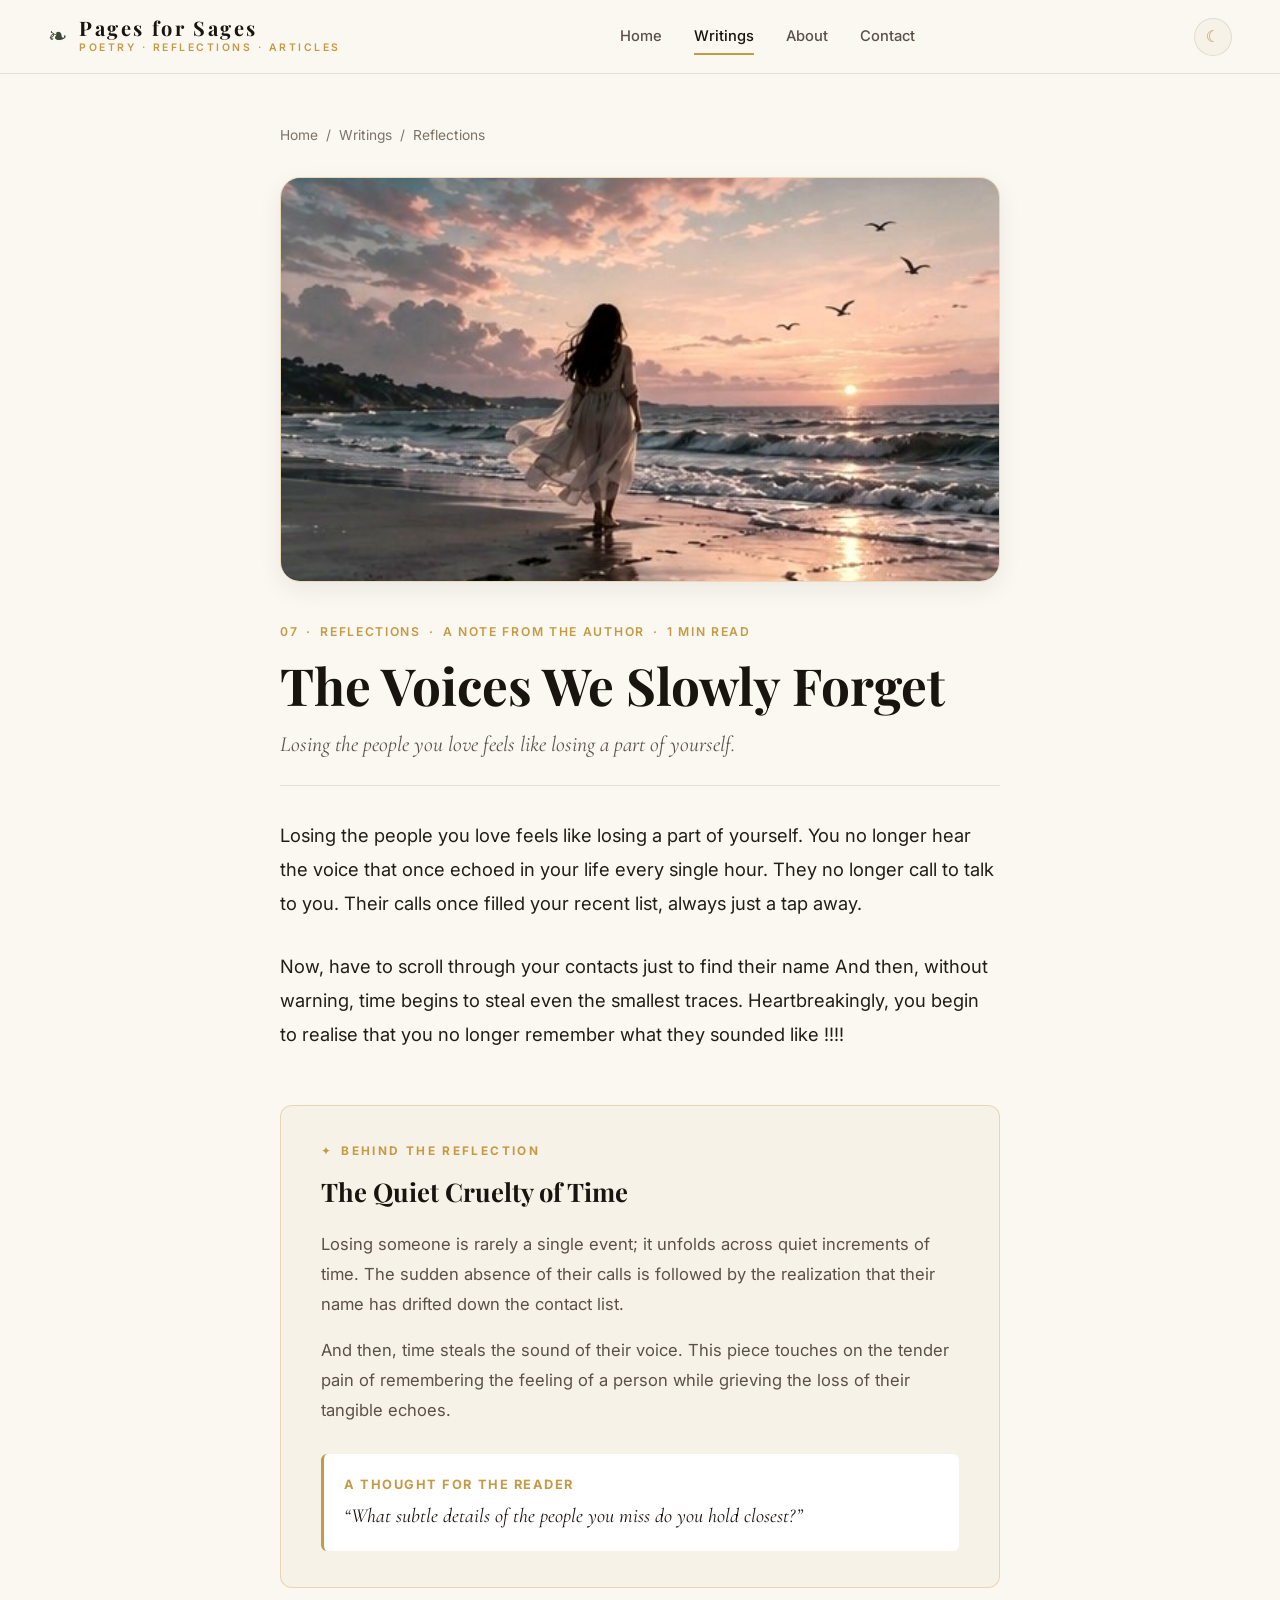
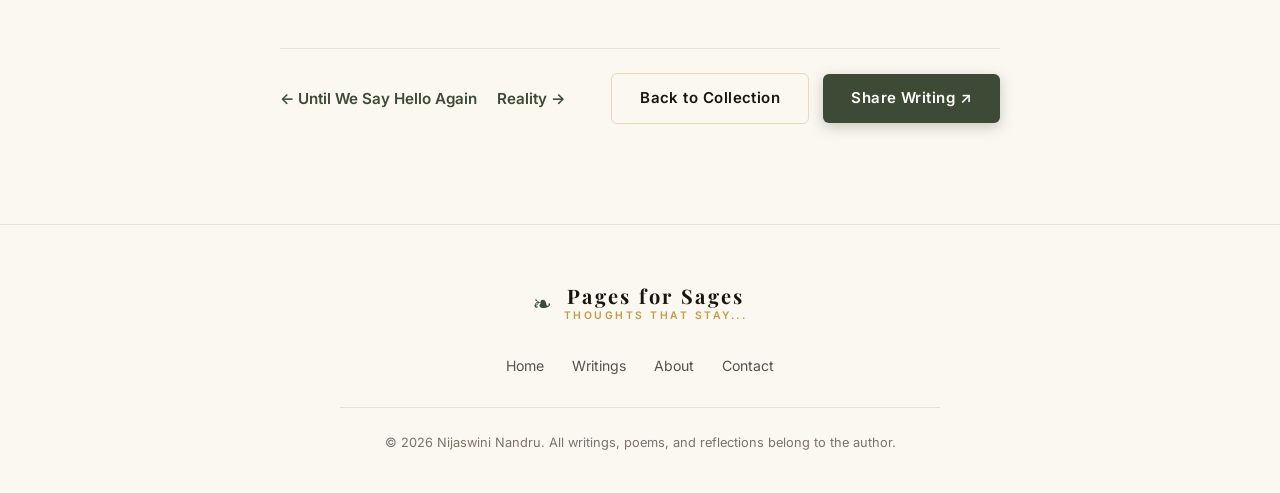
<file: writings/the-voices-we-slowly-forget.html>
﻿<!DOCTYPE html>
<html lang="en">
<head>
  <meta charset="utf-8">
  <meta name="viewport" content="width=device-width, initial-scale=1.0">
  <meta name="theme-color" content="#3d4a36">
  <meta name="description" content="Losing the people you love feels like losing a part of yourself. — The Voices We Slowly Forget by Nijaswini Nandru.">
  <title>The Voices We Slowly Forget — Pages for Sages</title>

  <link rel="preconnect" href="https://fonts.googleapis.com">
  <link rel="preconnect" href="https://fonts.gstatic.com" crossorigin>
  <link href="https://fonts.googleapis.com/css2?family=Caveat:wght@500;600&family=Cormorant+Garamond:ital,wght@0,400;0,500;0,600;0,700;1,400;1,600&family=Inter:wght@300;400;500;600;700&family=Playfair+Display:ital,wght@0,500;0,600;0,700;1,500;1,600&display=swap" rel="stylesheet">

  <link rel="stylesheet" href="../css/styles.css">
  <style>
/* ==========================================================================
   NIJAASWINI — MASTER LITERARY DESIGN SYSTEM
   Author: Nijaswini Nandru
   "Thoughts that stay..."
   ========================================================================== */

@import url('https://fonts.googleapis.com/css2?family=Caveat:wght@500;600&family=Cormorant+Garamond:ital,wght@0,400;0,500;0,600;0,700;1,400;1,600&family=Inter:wght@300;400;500;600;700&family=Playfair+Display:ital,wght@0,500;0,600;0,700;1,500;1,600&display=swap');

:root {
  /* Warm Literary Palette (Default Light) */
  --bg-page: #fbf8f1;
  --bg-page-tint: #f5efe3;
  --bg-card: #ffffff;
  --bg-card-subtle: #f7f2e7;
  --bg-surface: #ede5d5;
  --bg-glass: rgba(251, 248, 241, 0.88);
  --bg-glass-card: rgba(255, 255, 255, 0.85);

  --color-ink: #221d19;
  --color-ink-headings: #191410;
  --color-ink-muted: #5a5148;
  --color-ink-subtle: #7c7268;

  --color-olive: #3d4a36;
  --color-olive-dark: #2a3325;
  --color-olive-light: #526349;
  --color-olive-soft: rgba(61, 74, 54, 0.08);

  --color-earth: #6b5745;
  --color-earth-soft: rgba(107, 87, 69, 0.1);

  --color-gold: #c49a45;
  --color-gold-bright: #dfb55c;
  --color-gold-soft: rgba(196, 154, 69, 0.16);
  --color-gold-border: rgba(196, 154, 69, 0.38);

  --color-amber: #de7e43;
  --color-amber-soft: rgba(222, 126, 67, 0.12);

  --border-delicate: rgba(90, 81, 72, 0.14);
  --border-gold: rgba(196, 154, 69, 0.32);

  --shadow-sm: 0 2px 8px rgba(34, 29, 25, 0.04);
  --shadow-md: 0 8px 24px rgba(34, 29, 25, 0.07);
  --shadow-lg: 0 16px 40px rgba(34, 29, 25, 0.1);
  --shadow-gold: 0 8px 28px rgba(196, 154, 69, 0.15);

  /* Fonts */
  --font-serif: 'Playfair Display', Georgia, serif;
  --font-editorial: 'Cormorant Garamond', Georgia, serif;
  --font-sans: 'Inter', system-ui, -apple-system, sans-serif;
  --font-script: 'Caveat', cursive;

  /* Layout */
  --max-width: 1200px;
  --max-reading-width: 760px;
  --header-height: 74px;
  --radius-sm: 6px;
  --radius-md: 12px;
  --radius-lg: 20px;
  --radius-full: 9999px;

  --transition-smooth: all 0.28s cubic-bezier(0.16, 1, 0.3, 1);
}

/* Warm Dark Theme (Espresso, Amber & Gold) */
body.dark-mode {
  --bg-page: #151311;
  --bg-page-tint: #1c1815;
  --bg-card: #201b17;
  --bg-card-subtle: #27221d;
  --bg-surface: #2d2722;
  --bg-glass: rgba(21, 19, 17, 0.92);
  --bg-glass-card: rgba(32, 27, 23, 0.9);

  --color-ink: #f0e9dc;
  --color-ink-headings: #fcf8f0;
  --color-ink-muted: #b8ab9a;
  --color-ink-subtle: #948674;

  --color-olive: #687e5b;
  --color-olive-dark: #819b71;
  --color-olive-light: #9ab48b;
  --color-olive-soft: rgba(104, 126, 91, 0.18);

  --color-earth: #b29b86;
  --color-earth-soft: rgba(178, 155, 134, 0.15);

  --color-gold: #dfb55c;
  --color-gold-bright: #ebd082;
  --color-gold-soft: rgba(223, 181, 92, 0.2);
  --color-gold-border: rgba(223, 181, 92, 0.45);

  --color-amber: #e8915b;
  --color-amber-soft: rgba(232, 145, 91, 0.18);

  --border-delicate: rgba(240, 233, 220, 0.1);
  --border-gold: rgba(223, 181, 92, 0.35);

  --shadow-sm: 0 2px 8px rgba(0, 0, 0, 0.35);
  --shadow-md: 0 8px 24px rgba(0, 0, 0, 0.45);
  --shadow-lg: 0 16px 40px rgba(0, 0, 0, 0.6);
  --shadow-gold: 0 8px 28px rgba(223, 181, 92, 0.2);
}

/* Base Reset & Typography */
*, *::before, *::after {
  box-sizing: border-box;
  margin: 0;
  padding: 0;
}

html {
  font-size: 16px;
  scroll-behavior: smooth;
  scroll-padding-top: var(--header-height);
  -webkit-text-size-adjust: 100%;
}

body {
  background-color: var(--bg-page);
  color: var(--color-ink);
  font-family: var(--font-sans);
  line-height: 1.65;
  text-rendering: optimizeLegibility;
  -webkit-font-smoothing: antialiased;
  -moz-osx-font-smoothing: grayscale;
  transition: background-color 0.4s ease, color 0.4s ease;
  overflow-x: hidden;
}

a {
  color: inherit;
  text-decoration: none;
  transition: var(--transition-smooth);
}

img {
  max-width: 100%;
  height: auto;
  display: block;
}

button, input, textarea, select {
  font: inherit;
  color: inherit;
  border: none;
  background: none;
}

/* Skip link for Accessibility */
.skip-link {
  position: absolute;
  top: -60px;
  left: 20px;
  background: var(--color-olive);
  color: #ffffff;
  padding: 10px 18px;
  border-radius: var(--radius-sm);
  z-index: 1000;
  font-weight: 500;
  transition: top 0.2s ease;
}
.skip-link:focus {
  top: 16px;
}

/* Layout Wrappers */
.section-wrap {
  width: 100%;
  max-width: var(--max-width);
  margin-left: auto;
  margin-right: auto;
  padding-left: 24px;
  padding-right: 24px;
}

.reading-wrap {
  max-width: var(--max-reading-width);
  margin-left: auto;
  margin-right: auto;
  padding-left: 20px;
  padding-right: 20px;
}

/* Section Headings */
.section-heading {
  display: flex;
  justify-content: space-between;
  align-items: flex-end;
  margin-bottom: 40px;
  border-bottom: 1px solid var(--border-delicate);
  padding-bottom: 20px;
}

.eyebrow {
  font-size: 0.76rem;
  letter-spacing: 0.22em;
  text-transform: uppercase;
  color: var(--color-gold);
  font-weight: 600;
  margin-bottom: 8px;
  display: flex;
  align-items: center;
  gap: 8px;
}

.eyebrow::before {
  content: "❧";
  font-size: 0.95rem;
  color: var(--color-olive);
}

.section-heading h2 {
  font-family: var(--font-serif);
  font-size: 2.25rem;
  font-weight: 600;
  color: var(--color-ink-headings);
  line-height: 1.2;
}

.section-heading h2 em {
  font-style: italic;
  font-weight: 400;
  color: var(--color-olive);
}

.heading-note {
  font-size: 0.92rem;
  color: var(--color-ink-subtle);
  font-style: italic;
  font-family: var(--font-editorial);
  font-size: 1.15rem;
}

/* ==========================================================================
   SITE HEADER & NAVIGATION
   ========================================================================== */
.site-header {
  position: sticky;
  top: 0;
  left: 0;
  width: 100%;
  height: var(--header-height);
  background: var(--bg-glass);
  backdrop-filter: blur(14px);
  -webkit-backdrop-filter: blur(14px);
  border-bottom: 1px solid var(--border-delicate);
  z-index: 100;
  display: flex;
  align-items: center;
  justify-content: space-between;
  padding: 0 clamp(16px, 4vw, 48px);
  transition: background-color 0.3s ease, border-color 0.3s ease;
}

.wordmark {
  display: flex;
  align-items: center;
  gap: 12px;
  color: var(--color-ink-headings);
}

.wordmark .brand-leaf {
  font-size: 1.45rem;
  color: var(--color-olive);
  line-height: 1;
  transition: transform 0.3s ease;
}

.wordmark:hover .brand-leaf {
  transform: rotate(15deg) scale(1.1);
}

.wordmark-text {
  display: flex;
  flex-direction: column;
}

.wordmark-name {
  font-family: var(--font-serif);
  font-size: 1.25rem;
  letter-spacing: 0.12em;
  font-weight: 700;
  line-height: 1.1;
  color: var(--color-ink-headings);
}

.wordmark-tag {
  font-size: 0.65rem;
  letter-spacing: 0.24em;
  text-transform: uppercase;
  color: var(--color-gold);
  font-weight: 600;
}

.site-nav {
  display: flex;
  align-items: center;
  gap: 32px;
}

.site-nav a {
  font-size: 0.92rem;
  font-weight: 500;
  color: var(--color-ink-muted);
  position: relative;
  padding: 6px 0;
}

.site-nav a::after {
  content: '';
  position: absolute;
  bottom: 0;
  left: 0;
  width: 0;
  height: 2px;
  background: var(--color-gold);
  transition: width 0.25s ease;
}

.site-nav a:hover,
.site-nav a.active {
  color: var(--color-ink-headings);
}

.site-nav a:hover::after,
.site-nav a.active::after {
  width: 100%;
}

.header-tools {
  display: flex;
  align-items: center;
  gap: 14px;
}

.search-box {
  display: flex;
  align-items: center;
  gap: 8px;
  background: var(--bg-card-subtle);
  border: 1px solid var(--border-delicate);
  border-radius: var(--radius-full);
  padding: 6px 14px;
  transition: var(--transition-smooth);
}

.search-box:focus-within {
  border-color: var(--color-gold);
  box-shadow: 0 0 0 3px var(--color-gold-soft);
  background: var(--bg-card);
}

.search-box span {
  font-size: 0.95rem;
  color: var(--color-gold);
}

.search-box input {
  font-size: 0.86rem;
  width: 140px;
  transition: width 0.25s ease;
}

.search-box input:focus {
  width: 190px;
  outline: none;
}

.theme-toggle {
  width: 38px;
  height: 38px;
  border-radius: var(--radius-full);
  display: flex;
  align-items: center;
  justify-content: center;
  background: var(--bg-card-subtle);
  border: 1px solid var(--border-delicate);
  cursor: pointer;
  font-size: 1rem;
  color: var(--color-gold);
  transition: var(--transition-smooth);
}

.theme-toggle:hover {
  background: var(--color-gold-soft);
  border-color: var(--color-gold);
  transform: rotate(20deg);
}

.menu-toggle {
  display: none;
  width: 40px;
  height: 40px;
  border-radius: var(--radius-sm);
  background: var(--bg-card-subtle);
  border: 1px solid var(--border-delicate);
  font-size: 1.25rem;
  color: var(--color-ink-headings);
  cursor: pointer;
}

/* ==========================================================================
   BUTTONS & ACCENTS
   ========================================================================== */
.button {
  display: inline-flex;
  align-items: center;
  justify-content: center;
  gap: 10px;
  padding: 12px 28px;
  font-size: 0.94rem;
  font-weight: 600;
  border-radius: var(--radius-sm);
  cursor: pointer;
  transition: var(--transition-smooth);
  letter-spacing: 0.03em;
}

.button-primary {
  background-color: var(--color-olive);
  color: #ffffff;
  box-shadow: 0 4px 14px rgba(61, 74, 54, 0.28);
}

.button-primary:hover {
  background-color: var(--color-olive-dark);
  box-shadow: 0 6px 20px rgba(61, 74, 54, 0.4);
  transform: translateY(-2px);
  color: #ffffff;
}

.button-secondary {
  background: transparent;
  color: var(--color-ink-headings);
  border: 1px solid var(--border-gold);
}

.button-secondary:hover {
  background: var(--color-gold-soft);
  border-color: var(--color-gold);
  transform: translateY(-2px);
}

.button-light {
  background: #ffffff;
  color: var(--color-ink-headings);
  box-shadow: var(--shadow-md);
}

.button-light:hover {
  background: var(--bg-page-tint);
  transform: translateY(-2px);
}

.text-link {
  display: inline-flex;
  align-items: center;
  gap: 6px;
  font-size: 0.95rem;
  font-weight: 600;
  color: var(--color-olive);
  cursor: pointer;
}

.text-link:hover {
  color: var(--color-gold);
  transform: translateX(3px);
}

/* ==========================================================================
   HERO SECTION & CINEMATIC CHARACTER STAGE
   ========================================================================== */
.hero {
  position: relative;
  min-height: calc(100vh - var(--header-height));
  display: grid;
  grid-template-columns: 1.05fr 0.95fr;
  align-items: center;
  padding: 40px clamp(24px, 5vw, 64px);
  max-width: 1400px;
  margin: 0 auto;
  gap: 40px;
  overflow: hidden;
}

.hero-copy {
  z-index: 10;
  max-width: 620px;
}

.hero-tagline {
  font-family: var(--font-script);
  font-size: 2.2rem;
  color: var(--color-gold);
  line-height: 1.1;
  margin-bottom: 12px;
  display: block;
}

.hero h1 {
  font-family: var(--font-serif);
  font-size: clamp(3rem, 5.5vw, 5rem);
  font-weight: 700;
  line-height: 1.02;
  color: var(--color-ink-headings);
  letter-spacing: -0.015em;
  margin-bottom: 24px;
}

.hero h1 em {
  font-style: italic;
  font-weight: 400;
  color: var(--color-olive);
  display: inline-block;
}

.hero-description {
  font-size: 1.15rem;
  line-height: 1.8;
  color: var(--color-ink-muted);
  margin-bottom: 36px;
  font-family: var(--font-editorial);
  font-size: 1.35rem;
}

.hero-actions {
  display: flex;
  align-items: center;
  gap: 16px;
  margin-bottom: 40px;
  flex-wrap: wrap;
}

.hero-stats {
  display: flex;
  gap: 32px;
  padding-top: 24px;
  border-top: 1px solid var(--border-delicate);
}

.hero-stats span {
  display: flex;
  flex-direction: column;
}

.hero-stats b {
  font-family: var(--font-serif);
  font-size: 1.6rem;
  color: var(--color-olive);
  line-height: 1;
}

.hero-stats small {
  font-size: 0.78rem;
  color: var(--color-ink-subtle);
  letter-spacing: 0.08em;
  text-transform: uppercase;
  margin-top: 4px;
}

/* Character Stage & Canvas Scrubbing Engine */
.hero-visual {
  position: relative;
  width: 100%;
  height: clamp(520px, 75vh, 760px);
  display: flex;
  align-items: center;
  justify-content: center;
  user-select: none;
}

.character-stage {
  position: relative;
  width: 100%;
  height: 100%;
  border-radius: var(--radius-lg);
  overflow: hidden;
  background: radial-gradient(circle at 60% 40%, rgba(223, 181, 92, 0.18) 0%, rgba(61, 74, 54, 0.1) 60%, transparent 85%);
  box-shadow: inset 0 0 0 1px var(--border-gold);
  cursor: ew-resize;
}

.character-canvas {
  position: absolute;
  inset: 0;
  width: 100%;
  height: 100%;
  object-fit: cover;
  pointer-events: none;
}

/* Atmospheric decorative rings behind character */
.stage-halo {
  position: absolute;
  width: 480px;
  height: 480px;
  border-radius: 50%;
  border: 1px dashed var(--color-gold-border);
  top: 50%;
  left: 50%;
  transform: translate(-50%, -50%);
  pointer-events: none;
  animation: slowSpin 120s linear infinite;
}

.stage-halo-inner {
  position: absolute;
  width: 360px;
  height: 360px;
  border-radius: 50%;
  border: 1px solid var(--color-gold-border);
  top: 50%;
  left: 50%;
  transform: translate(-50%, -50%);
  pointer-events: none;
}

@keyframes slowSpin {
  from { transform: translate(-50%, -50%) rotate(0deg); }
  to { transform: translate(-50%, -50%) rotate(360deg); }
}

/* Floating literary note pills */
.floating-note {
  position: absolute;
  background: var(--bg-glass-card);
  backdrop-filter: blur(10px);
  -webkit-backdrop-filter: blur(10px);
  padding: 10px 18px;
  border-radius: var(--radius-md);
  border: 1px solid var(--border-gold);
  font-family: var(--font-script);
  font-size: 1.25rem;
  color: var(--color-ink-headings);
  box-shadow: var(--shadow-md);
  pointer-events: none;
  z-index: 5;
  transition: transform 0.4s ease;
}

.note-top {
  top: 40px;
  right: 20px;
  transform: rotate(2.5deg);
}

.note-bottom {
  bottom: 85px;
  left: 20px;
  font-size: 1.15rem;
  transform: rotate(-2deg);
}

/* Scrubber Telemetry & Controls Pill */
.scrub-telemetry-pill {
  position: absolute;
  bottom: 18px;
  left: 50%;
  transform: translateX(-50%);
  background: rgba(22, 19, 17, 0.88);
  backdrop-filter: blur(12px);
  -webkit-backdrop-filter: blur(12px);
  color: #f0e9dc;
  padding: 8px 16px;
  border-radius: var(--radius-full);
  border: 1px solid rgba(223, 181, 92, 0.4);
  font-size: 0.76rem;
  letter-spacing: 0.05em;
  display: flex;
  align-items: center;
  gap: 14px;
  z-index: 15;
  pointer-events: auto;
  box-shadow: 0 4px 20px rgba(0, 0, 0, 0.3);
  max-width: 95%;
}

.telemetry-indicator {
  display: flex;
  align-items: center;
  gap: 6px;
  color: var(--color-gold-bright);
  font-weight: 600;
}

.telemetry-indicator .pulse-dot {
  width: 7px;
  height: 7px;
  border-radius: 50%;
  background: var(--color-gold-bright);
  box-shadow: 0 0 8px var(--color-gold-bright);
  animation: dotPulse 2s infinite ease-in-out;
}

@keyframes dotPulse {
  0%, 100% { opacity: 0.4; transform: scale(0.9); }
  50% { opacity: 1; transform: scale(1.2); }
}

.telemetry-hint {
  color: #c4b9a8;
  font-size: 0.74rem;
  white-space: nowrap;
}

.telemetry-frame-num {
  font-family: monospace;
  background: rgba(255, 255, 255, 0.1);
  padding: 2px 7px;
  border-radius: 4px;
  color: #ffffff;
}

/* ==========================================================================
   VALUES & ETHOS STRIP
   ========================================================================== */
.values-strip {
  background: var(--bg-card-subtle);
  border-top: 1px solid var(--border-delicate);
  border-bottom: 1px solid var(--border-delicate);
  padding: 28px clamp(24px, 5vw, 64px);
  display: grid;
  grid-template-columns: repeat(3, 1fr) 1.2fr;
  align-items: center;
  gap: 28px;
}

.values-item {
  display: flex;
  align-items: flex-start;
  gap: 14px;
}

.value-icon {
  font-size: 1.4rem;
  color: var(--color-gold);
  line-height: 1;
}

.value-text b {
  display: block;
  font-size: 0.95rem;
  color: var(--color-ink-headings);
  font-weight: 600;
}

.value-text small {
  display: block;
  font-size: 0.82rem;
  color: var(--color-ink-subtle);
  margin-top: 2px;
}

.values-quote {
  font-family: var(--font-script);
  font-size: 1.45rem;
  color: var(--color-olive);
  text-align: right;
  line-height: 1.25;
  border-left: 1px solid var(--border-delicate);
  padding-left: 24px;
}

/* ==========================================================================
   DOORWAYS / CATEGORY CARDS
   ========================================================================== */
.category-section {
  padding-top: 80px;
  padding-bottom: 80px;
}

.category-grid {
  display: grid;
  grid-template-columns: repeat(4, 1fr);
  gap: 24px;
}

.category-card {
  position: relative;
  background: var(--bg-card);
  border: 1px solid var(--border-delicate);
  border-radius: var(--radius-md);
  overflow: hidden;
  box-shadow: var(--shadow-sm);
  display: flex;
  flex-direction: column;
  transition: var(--transition-smooth);
}

.category-card:hover {
  transform: translateY(-6px);
  box-shadow: var(--shadow-md);
  border-color: var(--color-gold-border);
}

.category-photo-wrap {
  width: 100%;
  height: 200px;
  position: relative;
  overflow: hidden;
  background-color: var(--bg-surface);
}

.category-photo {
  width: 100%;
  height: 100%;
  object-fit: cover;
  transition: transform 0.6s cubic-bezier(0.16, 1, 0.3, 1);
}

.category-card:hover .category-photo {
  transform: scale(1.06);
}

.category-info {
  padding: 24px;
  display: flex;
  flex-direction: column;
  flex-grow: 1;
}

.category-order {
  font-size: 0.72rem;
  letter-spacing: 0.18em;
  color: var(--color-gold);
  font-weight: 600;
  text-transform: uppercase;
  margin-bottom: 8px;
}

.category-info h3 {
  font-family: var(--font-serif);
  font-size: 1.4rem;
  color: var(--color-ink-headings);
  margin-bottom: 8px;
}

.category-info p {
  font-size: 0.88rem;
  color: var(--color-ink-muted);
  line-height: 1.55;
  margin-bottom: 20px;
  flex-grow: 1;
}

.category-action {
  font-size: 0.86rem;
  font-weight: 600;
  color: var(--color-olive);
  display: flex;
  align-items: center;
  gap: 6px;
  transition: color 0.2s ease;
}

.category-card:hover .category-action {
  color: var(--color-gold);
}

/* ==========================================================================
   FEATURED POEM SECTION
   ========================================================================== */
.featured-section {
  padding-bottom: 80px;
}

.featured-card {
  display: grid;
  grid-template-columns: 1fr 1.15fr;
  background: var(--bg-card);
  border: 1px solid var(--border-gold);
  border-radius: var(--radius-lg);
  overflow: hidden;
  box-shadow: var(--shadow-md);
}

.featured-visual {
  position: relative;
  min-height: 420px;
  background-color: var(--bg-surface);
  overflow: hidden;
}

.featured-visual img {
  width: 100%;
  height: 100%;
  object-fit: cover;
  transition: transform 0.8s ease;
}

.featured-card:hover .featured-visual img {
  transform: scale(1.04);
}

.featured-stamp {
  position: absolute;
  top: 24px;
  left: 24px;
  background: rgba(22, 19, 17, 0.82);
  color: var(--color-gold-bright);
  padding: 6px 14px;
  border-radius: var(--radius-full);
  font-size: 0.72rem;
  letter-spacing: 0.16em;
  font-weight: 700;
  border: 1px solid rgba(223, 181, 92, 0.4);
  backdrop-filter: blur(8px);
}

.featured-visual-caption {
  position: absolute;
  bottom: 24px;
  left: 24px;
  right: 24px;
  color: #ffffff;
  font-family: var(--font-script);
  font-size: 1.45rem;
  text-shadow: 0 2px 8px rgba(0, 0, 0, 0.7);
}

.featured-content {
  padding: clamp(32px, 5vw, 60px);
  display: flex;
  flex-direction: column;
  justify-content: center;
}

.post-meta {
  font-size: 0.76rem;
  letter-spacing: 0.14em;
  text-transform: uppercase;
  color: var(--color-gold);
  font-weight: 600;
  display: flex;
  align-items: center;
  gap: 8px;
  margin-bottom: 14px;
}

.featured-content h3 {
  font-family: var(--font-serif);
  font-size: clamp(2rem, 3.5vw, 2.8rem);
  color: var(--color-ink-headings);
  line-height: 1.15;
  margin-bottom: 16px;
}

.featured-excerpt {
  font-family: var(--font-editorial);
  font-size: 1.3rem;
  line-height: 1.7;
  color: var(--color-ink-muted);
  font-style: italic;
  margin-bottom: 32px;
}

.featured-footnote {
  margin-top: 20px;
  font-size: 0.82rem;
  color: var(--color-ink-subtle);
  font-style: italic;
}

/* ==========================================================================
   WRITINGS COLLECTION & FILTERING
   ========================================================================== */
.writing-section {
  padding-top: 60px;
  padding-bottom: 100px;
}

.writing-tools {
  display: flex;
  justify-content: space-between;
  align-items: center;
  margin-bottom: 36px;
  gap: 20px;
  flex-wrap: wrap;
}

.filters {
  display: inline-flex;
  background: var(--bg-card-subtle);
  border: 1px solid var(--border-delicate);
  border-radius: var(--radius-full);
  padding: 4px;
  gap: 4px;
}

.filter {
  padding: 8px 22px;
  border-radius: var(--radius-full);
  font-size: 0.88rem;
  font-weight: 500;
  color: var(--color-ink-muted);
  cursor: pointer;
  transition: var(--transition-smooth);
}

.filter:hover {
  color: var(--color-ink-headings);
}

.filter.active {
  background: var(--color-olive);
  color: #ffffff;
  box-shadow: 0 2px 8px rgba(61, 74, 54, 0.25);
}

.writing-count-badge {
  font-size: 0.85rem;
  color: var(--color-ink-subtle);
  font-family: var(--font-editorial);
  font-size: 1.15rem;
}

/* Post Cards Grid */
.post-grid {
  display: grid;
  grid-template-columns: repeat(3, 1fr);
  gap: 30px;
}

.post-card {
  background: var(--bg-card);
  border: 1px solid var(--border-delicate);
  border-radius: var(--radius-md);
  overflow: hidden;
  box-shadow: var(--shadow-sm);
  display: flex;
  flex-direction: column;
  transition: var(--transition-smooth);
}

.post-card:hover {
  transform: translateY(-6px);
  box-shadow: var(--shadow-md);
  border-color: var(--color-gold-border);
}

.post-card-btn {
  text-align: left;
  display: flex;
  flex-direction: column;
  height: 100%;
  cursor: pointer;
  background: none;
  border: none;
  padding: 0;
  width: 100%;
}

.post-art {
  width: 100%;
  height: 220px;
  position: relative;
  overflow: hidden;
  background: var(--bg-surface);
}

.post-art img {
  width: 100%;
  height: 100%;
  object-fit: cover;
  transition: transform 0.6s cubic-bezier(0.16, 1, 0.3, 1);
}

.post-card:hover .post-art img {
  transform: scale(1.06);
}

.post-art-number {
  position: absolute;
  top: 14px;
  left: 14px;
  font-family: monospace;
  font-size: 0.74rem;
  font-weight: 700;
  background: rgba(22, 19, 17, 0.78);
  color: var(--color-gold-bright);
  padding: 3px 8px;
  border-radius: 4px;
  backdrop-filter: blur(6px);
}

.post-art-category {
  position: absolute;
  top: 14px;
  right: 14px;
  font-size: 0.68rem;
  letter-spacing: 0.12em;
  text-transform: uppercase;
  background: rgba(22, 19, 17, 0.78);
  color: #ffffff;
  padding: 3px 9px;
  border-radius: var(--radius-full);
  backdrop-filter: blur(6px);
}

.post-card-content {
  padding: 24px;
  display: flex;
  flex-direction: column;
  flex-grow: 1;
}

.post-card-content h3 {
  font-family: var(--font-serif);
  font-size: 1.45rem;
  color: var(--color-ink-headings);
  margin-bottom: 10px;
  line-height: 1.25;
}

.post-excerpt {
  font-size: 0.92rem;
  color: var(--color-ink-muted);
  line-height: 1.6;
  margin-bottom: 24px;
  flex-grow: 1;
}

.card-read-action {
  font-size: 0.88rem;
  font-weight: 600;
  color: var(--color-olive);
  display: flex;
  align-items: center;
  gap: 6px;
  transition: color 0.2s ease;
}

.post-card:hover .card-read-action {
  color: var(--color-gold);
}

/* Empty State / Notice Card */
.empty-state {
  text-align: center;
  padding: 60px 20px;
  background: var(--bg-card-subtle);
  border: 1px dashed var(--border-gold);
  border-radius: var(--radius-md);
  margin: 30px 0;
}

.empty-state h4 {
  font-family: var(--font-serif);
  font-size: 1.6rem;
  color: var(--color-ink-headings);
  margin-bottom: 12px;
}

.empty-state p {
  color: var(--color-ink-muted);
  max-width: 520px;
  margin: 0 auto;
}

/* Placeholder card for Renewal or Articles */
.placeholder-card {
  border: 1px dashed var(--color-gold-border);
  background: var(--bg-card-subtle);
  padding: 36px 28px;
  border-radius: var(--radius-md);
  text-align: center;
  display: flex;
  flex-direction: column;
  align-items: center;
  justify-content: center;
  min-height: 320px;
}

.placeholder-badge {
  font-size: 0.72rem;
  letter-spacing: 0.16em;
  text-transform: uppercase;
  background: var(--color-gold-soft);
  color: var(--color-gold);
  border: 1px solid var(--color-gold-border);
  padding: 4px 12px;
  border-radius: var(--radius-full);
  font-weight: 600;
  margin-bottom: 16px;
}

.placeholder-card h3 {
  font-family: var(--font-serif);
  font-size: 1.5rem;
  color: var(--color-ink-headings);
  margin-bottom: 10px;
}

.placeholder-card p {
  font-size: 0.92rem;
  color: var(--color-ink-muted);
  max-width: 420px;
  line-height: 1.6;
}

/* ==========================================================================
   QUOTE BAND / LITERARY RESPITE
   ========================================================================== */
.quote-band {
  position: relative;
  background: var(--color-olive-dark);
  color: #fbf8f1;
  padding: 90px clamp(24px, 5vw, 64px);
  text-align: center;
  overflow: hidden;
}

.quote-band::before {
  content: "“";
  position: absolute;
  top: -40px;
  left: 50%;
  transform: translateX(-50%);
  font-family: var(--font-serif);
  font-size: 16rem;
  color: rgba(255, 255, 255, 0.04);
  line-height: 1;
  pointer-events: none;
}

.quote-band blockquote {
  font-family: var(--font-editorial);
  font-size: clamp(1.8rem, 3.2vw, 2.7rem);
  line-height: 1.4;
  font-style: italic;
  max-width: 820px;
  margin: 0 auto 24px;
}

.quote-band cite {
  font-size: 0.92rem;
  letter-spacing: 0.15em;
  text-transform: uppercase;
  color: var(--color-gold-bright);
  font-style: normal;
  font-weight: 500;
}

/* ==========================================================================
   ABOUT THE AUTHOR (HOMEPAGE SECTION & STANDALONE PAGE)
   ========================================================================== */
.about-section {
  padding-top: 100px;
  padding-bottom: 100px;
}

.about-grid {
  display: grid;
  grid-template-columns: 0.9fr 1.1fr;
  gap: 60px;
  align-items: center;
}

.about-visual {
  position: relative;
}

.about-photo-frame {
  position: relative;
  border-radius: var(--radius-lg);
  overflow: hidden;
  box-shadow: var(--shadow-lg);
  border: 1px solid var(--border-gold);
}

.about-photo-frame img {
  width: 100%;
  height: clamp(400px, 55vh, 600px);
  object-fit: cover;
}

.about-photo-caption {
  position: absolute;
  bottom: 20px;
  right: 20px;
  background: var(--bg-glass-card);
  backdrop-filter: blur(8px);
  padding: 6px 16px;
  border-radius: var(--radius-full);
  font-family: var(--font-script);
  font-size: 1.25rem;
  color: var(--color-ink-headings);
  border: 1px solid var(--border-gold);
}

.about-copy h2 {
  font-family: var(--font-serif);
  font-size: clamp(2.4rem, 4vw, 3.2rem);
  line-height: 1.15;
  color: var(--color-ink-headings);
  margin-bottom: 24px;
}

.about-copy h2 em {
  font-style: italic;
  font-weight: 400;
  color: var(--color-olive);
}

.about-copy p {
  font-size: 1.08rem;
  line-height: 1.85;
  color: var(--color-ink-muted);
  margin-bottom: 20px;
}

.about-copy p:first-of-type {
  font-family: var(--font-editorial);
  font-size: 1.35rem;
  color: var(--color-ink-headings);
}

/* ==========================================================================
   CONTACT SECTION & FORM
   ========================================================================== */
.contact-section {
  padding-top: 80px;
  padding-bottom: 100px;
  background: var(--bg-card-subtle);
  border-top: 1px solid var(--border-delicate);
}

.contact-inner {
  max-width: 720px;
  margin: 0 auto;
  text-align: center;
}

.contact-inner h2 {
  font-family: var(--font-serif);
  font-size: 2.8rem;
  color: var(--color-ink-headings);
  margin-bottom: 16px;
}

.contact-inner h2 em {
  font-style: italic;
  font-weight: 400;
  color: var(--color-olive);
}

.contact-inner p {
  font-size: 1.1rem;
  color: var(--color-ink-muted);
  margin-bottom: 36px;
}

.contact-form {
  background: var(--bg-card);
  border: 1px solid var(--border-delicate);
  border-radius: var(--radius-lg);
  padding: clamp(24px, 5vw, 44px);
  text-align: left;
  box-shadow: var(--shadow-md);
}

.form-group {
  margin-bottom: 22px;
}

.form-group label {
  display: block;
  font-size: 0.84rem;
  font-weight: 600;
  letter-spacing: 0.05em;
  color: var(--color-ink-headings);
  margin-bottom: 8px;
}

.form-group input,
.form-group select,
.form-group textarea {
  width: 100%;
  padding: 12px 16px;
  background: var(--bg-page);
  border: 1px solid var(--border-delicate);
  border-radius: var(--radius-sm);
  color: var(--color-ink);
  transition: var(--transition-smooth);
}

.form-group input:focus,
.form-group select:focus,
.form-group textarea:focus {
  outline: none;
  border-color: var(--color-gold);
  box-shadow: 0 0 0 3px var(--color-gold-soft);
  background: var(--bg-card);
}

.form-helper {
  font-size: 0.78rem;
  color: var(--color-ink-subtle);
  margin-top: 6px;
}

.form-status-msg {
  padding: 14px 18px;
  border-radius: var(--radius-sm);
  margin-top: 20px;
  font-size: 0.92rem;
  display: none;
}

.form-status-msg.status-success {
  display: block;
  background: rgba(61, 74, 54, 0.12);
  color: var(--color-olive-dark);
  border: 1px solid var(--color-olive);
}

.form-status-msg.status-error {
  display: block;
  background: rgba(222, 126, 67, 0.12);
  color: var(--color-amber);
  border: 1px solid var(--color-amber);
}

/* ==========================================================================
   FOOTER
   ========================================================================== */
.site-footer {
  background: var(--bg-page);
  border-top: 1px solid var(--border-delicate);
  padding: 60px clamp(24px, 5vw, 64px) 40px;
  display: flex;
  flex-direction: column;
  align-items: center;
  text-align: center;
  gap: 20px;
}

.footer-nav {
  display: flex;
  gap: 28px;
  margin: 10px 0;
}

.footer-nav a {
  font-size: 0.88rem;
  color: var(--color-ink-muted);
}

.footer-nav a:hover {
  color: var(--color-gold);
}

.footer-copyright {
  font-size: 0.8rem;
  color: var(--color-ink-subtle);
  border-top: 1px solid var(--border-delicate);
  padding-top: 24px;
  width: 100%;
  max-width: 600px;
}

/* ==========================================================================
   DEDICATED READING VIEW & MODAL READER
   ========================================================================== */
.reader-modal {
  width: min(920px, 94vw);
  max-height: 90vh;
  margin: auto;
  border: 1px solid var(--border-gold);
  border-radius: var(--radius-lg);
  background: var(--bg-card);
  color: var(--color-ink);
  box-shadow: 0 25px 70px rgba(0, 0, 0, 0.45);
  padding: 0;
  overflow: hidden;
}

.reader-modal::backdrop {
  background: rgba(18, 15, 13, 0.75);
  backdrop-filter: blur(8px);
}

.reader-header {
  position: sticky;
  top: 0;
  background: var(--bg-glass);
  backdrop-filter: blur(12px);
  -webkit-backdrop-filter: blur(12px);
  border-bottom: 1px solid var(--border-delicate);
  display: flex;
  justify-content: space-between;
  align-items: center;
  padding: 14px 28px;
  z-index: 10;
}

.reader-brand {
  font-family: var(--font-serif);
  font-size: 0.95rem;
  letter-spacing: 0.1em;
  color: var(--color-gold);
  font-weight: 700;
}

.reader-close-btn {
  width: 34px;
  height: 34px;
  border-radius: 50%;
  background: var(--bg-card-subtle);
  border: 1px solid var(--border-delicate);
  color: var(--color-ink);
  display: flex;
  align-items: center;
  justify-content: center;
  cursor: pointer;
  font-size: 1.1rem;
  transition: var(--transition-smooth);
}

.reader-close-btn:hover {
  background: var(--color-gold-soft);
  color: var(--color-gold);
  transform: rotate(90deg);
}

.reader-body {
  padding: 40px clamp(24px, 6vw, 64px) 60px;
  overflow-y: auto;
  max-height: calc(90vh - 65px);
}

.reader-hero-visual {
  width: 100%;
  height: 280px;
  border-radius: var(--radius-md);
  overflow: hidden;
  margin-bottom: 32px;
  position: relative;
}

.reader-hero-visual img {
  width: 100%;
  height: 100%;
  object-fit: cover;
}

.reader-title {
  font-family: var(--font-serif);
  font-size: clamp(2.2rem, 4vw, 3.2rem);
  line-height: 1.15;
  color: var(--color-ink-headings);
  margin-bottom: 12px;
}

.reader-lead {
  font-family: var(--font-editorial);
  font-size: 1.35rem;
  font-style: italic;
  color: var(--color-ink-muted);
  line-height: 1.6;
  margin-bottom: 32px;
  padding-bottom: 24px;
  border-bottom: 1px solid var(--border-delicate);
}

/* POEM TEXT — Exact Stanza Preservation */
.poem-container {
  margin: 36px 0;
  font-family: var(--font-editorial);
  font-size: 1.42rem;
  line-height: 1.85;
  color: var(--color-ink-headings);
}

.poem-stanza {
  margin-bottom: 2.2rem;
  white-space: pre-line;
}

/* BEHIND THE LINES (AUTHOR INTERPRETATION) */
.behind-the-lines {
  margin-top: 54px;
  background: var(--bg-card-subtle);
  border: 1px solid var(--border-gold);
  border-radius: var(--radius-md);
  padding: 36px clamp(20px, 4vw, 40px);
  position: relative;
}

.behind-kicker {
  font-size: 0.74rem;
  letter-spacing: 0.2em;
  text-transform: uppercase;
  color: var(--color-gold);
  font-weight: 700;
  margin-bottom: 8px;
  display: flex;
  align-items: center;
  gap: 8px;
}

.behind-kicker::before {
  content: "✦";
  color: var(--color-gold);
}

.behind-the-lines h3 {
  font-family: var(--font-serif);
  font-size: 1.6rem;
  color: var(--color-ink-headings);
  margin-bottom: 18px;
}

.behind-copy p {
  font-size: 1.04rem;
  line-height: 1.8;
  color: var(--color-ink-muted);
  margin-bottom: 16px;
}

.reflection-prompt-box {
  margin-top: 28px;
  padding: 20px;
  background: var(--bg-card);
  border-left: 3px solid var(--color-gold);
  border-radius: var(--radius-sm);
}

.reflection-prompt-box b {
  display: block;
  font-size: 0.8rem;
  letter-spacing: 0.12em;
  text-transform: uppercase;
  color: var(--color-gold);
  margin-bottom: 6px;
}

.reflection-prompt-box p {
  font-family: var(--font-editorial);
  font-size: 1.25rem;
  font-style: italic;
  color: var(--color-ink-headings);
  line-height: 1.5;
  margin-bottom: 0;
}

.reader-actions {
  display: flex;
  align-items: center;
  justify-content: space-between;
  margin-top: 48px;
  padding-top: 24px;
  border-top: 1px solid var(--border-delicate);
  flex-wrap: wrap;
  gap: 16px;
}

.reader-nav-links {
  display: flex;
  gap: 20px;
}

/* ==========================================================================
   STANDALONE READING PAGES (writings/the-last-dream.html etc.)
   ========================================================================== */
.standalone-reading-page {
  padding: 50px 0 100px;
}

.breadcrumb {
  display: flex;
  align-items: center;
  gap: 8px;
  font-size: 0.86rem;
  color: var(--color-ink-subtle);
  margin-bottom: 30px;
}

.breadcrumb a:hover {
  color: var(--color-gold);
}

.standalone-hero-visual {
  width: 100%;
  height: clamp(300px, 45vh, 460px);
  border-radius: var(--radius-lg);
  overflow: hidden;
  margin-bottom: 40px;
  border: 1px solid var(--border-gold);
  box-shadow: var(--shadow-md);
}

.standalone-hero-visual img {
  width: 100%;
  height: 100%;
  object-fit: cover;
}

/* ==========================================================================
   RESPONSIVE MEDIA QUERIES
   ========================================================================== */
@media (max-width: 1024px) {
  .hero {
    grid-template-columns: 1fr;
    padding-top: 30px;
    gap: 30px;
    text-align: center;
  }

  .hero-copy {
    max-width: 100%;
    margin: 0 auto;
    display: flex;
    flex-direction: column;
    align-items: center;
  }

  .hero-stats {
    justify-content: center;
  }

  .hero-visual {
    height: 520px;
    max-width: 500px;
    margin: 0 auto;
  }

  .values-strip {
    grid-template-columns: repeat(2, 1fr);
  }

  .values-quote {
    grid-column: span 2;
    text-align: center;
    border-left: none;
    border-top: 1px solid var(--border-delicate);
    padding-top: 18px;
    padding-left: 0;
  }

  .category-grid {
    grid-template-columns: repeat(2, 1fr);
  }

  .post-grid {
    grid-template-columns: repeat(2, 1fr);
  }

  .about-grid {
    grid-template-columns: 1fr;
    gap: 40px;
  }
}

@media (max-width: 768px) {
  :root {
    --header-height: 64px;
  }

  .menu-toggle {
    display: flex;
    align-items: center;
    justify-content: center;
  }

  .site-nav {
    position: fixed;
    top: var(--header-height);
    left: 0;
    width: 100%;
    background: var(--bg-glass);
    backdrop-filter: blur(20px);
    -webkit-backdrop-filter: blur(20px);
    border-bottom: 1px solid var(--border-delicate);
    flex-direction: column;
    padding: 24px;
    gap: 20px;
    transform: translateY(-120%);
    opacity: 0;
    pointer-events: none;
    transition: var(--transition-smooth);
    z-index: 99;
  }

  .site-nav.nav-open {
    transform: translateY(0);
    opacity: 1;
    pointer-events: auto;
  }

  .header-search {
    display: none;
  }

  .featured-card {
    grid-template-columns: 1fr;
  }

  .featured-visual {
    min-height: 280px;
  }

  .category-grid {
    grid-template-columns: 1fr;
  }

  .post-grid {
    grid-template-columns: 1fr;
  }

  .hero-visual {
    height: 440px;
  }

  .note-top, .note-bottom {
    display: none;
  }

  .values-strip {
    grid-template-columns: 1fr;
    gap: 20px;
  }

  .values-quote {
    grid-column: span 1;
  }

  .section-heading {
    flex-direction: column;
    align-items: flex-start;
    gap: 8px;
  }
}

/* Reduced Motion */
@media (prefers-reduced-motion: reduce) {
  *, *::before, *::after {
    animation-duration: 0.01ms !important;
    animation-iteration-count: 1 !important;
    transition-duration: 0.01ms !important;
    scroll-behavior: auto !important;
  }
}


/* Fallbacks for missing or unextracted assets */
.category-photo-wrap {
  background: radial-gradient(circle at 50% 50%, rgba(223, 181, 92, 0.25) 0%, rgba(61, 74, 54, 0.5) 100%), #2c3627;
  display: flex;
  align-items: center;
  justify-content: center;
}
.category-photo-wrap::before {
  content: "❧";
  font-size: 3rem;
  color: var(--color-gold-bright);
  opacity: 0.6;
  position: absolute;
}

.post-art {
  background: radial-gradient(circle at 60% 40%, rgba(223, 181, 92, 0.22) 0%, rgba(61, 74, 54, 0.4) 100%), #2c3627;
  display: flex;
  align-items: center;
  justify-content: center;
}
.post-art::before {
  content: "✦";
  font-size: 2.5rem;
  color: var(--color-gold-bright);
  opacity: 0.5;
  position: absolute;
}

.featured-visual {
  background: radial-gradient(circle at 50% 50%, rgba(223, 181, 92, 0.28) 0%, rgba(42, 51, 37, 0.7) 100%), #2a3325;
}

.character-stage {
  background: radial-gradient(circle at 60% 40%, rgba(223, 181, 92, 0.28) 0%, rgba(61, 74, 54, 0.2) 60%, rgba(22, 19, 17, 0.95) 100%), #1c1815;
}

.about-photo-frame {
  background: radial-gradient(circle at 50% 50%, rgba(223, 181, 92, 0.2) 0%, rgba(61, 74, 54, 0.3) 100%), #2c3627;
}

img {
  transition: opacity 0.3s ease;
}
  </style>
  <script>
    document.addEventListener('DOMContentLoaded', () => {
      const savedTheme = localStorage.getItem('nijaaswini-theme');
      if (savedTheme === 'dark') {
        document.body.classList.add('dark-mode');
        const btn = document.getElementById('themeToggle');
        if (btn) btn.textContent = '☼';
      }
      const themeToggle = document.getElementById('themeToggle');
      if (themeToggle) {
        themeToggle.addEventListener('click', () => {
          const isDark = document.body.classList.toggle('dark-mode');
          themeToggle.textContent = isDark ? '☼' : '☾';
          localStorage.setItem('nijaaswini-theme', isDark ? 'dark' : 'light');
        });
      }
      const menuToggle = document.getElementById('menuToggle');
      const siteNav = document.getElementById('siteNav');
      if (menuToggle && siteNav) {
        menuToggle.addEventListener('click', () => {
          const isExpanded = menuToggle.getAttribute('aria-expanded') === 'true';
          menuToggle.setAttribute('aria-expanded', String(!isExpanded));
          siteNav.classList.toggle('nav-open', !isExpanded);
        });
      }
      const shareBtn = document.getElementById('sharePiece');
      if (shareBtn) {
        shareBtn.addEventListener('click', async () => {
          const shareData = {
            title: 'The Voices We Slowly Forget — Nijaaswini',
            text: 'Losing the people you love feels like losing a part of yourself.',
            url: window.location.href
          };
          try {
            if (navigator.share) {
              await navigator.share(shareData);
            } else if (navigator.clipboard) {
              await navigator.clipboard.writeText(window.location.href);
              const orig = shareBtn.textContent;
              shareBtn.textContent = 'Link copied to clipboard ✓';
              setTimeout(() => { shareBtn.textContent = orig; }, 2400);
            } else {
              window.prompt('Copy direct link:', window.location.href);
            }
          } catch(e) {}
        });
      }
    });
  </script>
</head>
<body>
  <a class="skip-link" href="#reading-content">Skip to literary content</a>

  <header class="site-header">
    <a class="wordmark" href="../index.html" aria-label="Pages for Sages Homepage">
      <span class="brand-leaf">❧</span>
      <div class="wordmark-text">
        <span class="wordmark-name">Pages for Sages</span>
        <span class="wordmark-tag">Poetry · Reflections · Articles</span>
      </div>
    </a>

    <nav class="site-nav" id="siteNav" aria-label="Main navigation">
      <a href="../index.html">Home</a>
      <a href="index.html" class="active">Writings</a>
      <a href="../about/index.html">About</a>
      <a href="../contact/index.html">Contact</a>
    </nav>

    <div class="header-tools">
      <button class="theme-toggle" id="themeToggle" aria-label="Toggle color theme" title="Toggle warm dark/light theme">☾</button>
      <button class="menu-toggle" id="menuToggle" aria-expanded="false" aria-controls="siteNav" aria-label="Open mobile navigation">☰</button>
    </div>
  </header>

  <main id="reading-content" class="standalone-reading-page">
    <div class="reading-wrap">
      <nav class="breadcrumb" aria-label="Breadcrumb">
        <a href="../index.html">Home</a>
        <span>/</span>
        <a href="index.html">Writings</a>
        <span>/</span>
        <span>Reflections</span>
      </nav>

      <div class="standalone-hero-visual">
        <img src="../assets/images/the-voices-we-slowly-forget.jpg" alt="An empty bench overlooking misty evening trees and twilight shadows" onerror="this.style.opacity='0';">
      </div>

      <p class="post-meta">
        <span>07</span>
        <span>·</span>
        <span>REFLECTIONS</span>
        <span>·</span>
        <span>A NOTE FROM THE AUTHOR</span>
        <span>·</span>
        <span>1 min read</span>
      </p>

      <h1 class="reader-title">The Voices We Slowly Forget</h1>
      <p class="reader-lead">Losing the people you love feels like losing a part of yourself.</p>

      <div class='reflection-container'><p style='margin-bottom: 1.8rem; font-size: 1.15rem; line-height: 1.85;'>Losing the people you love feels like losing a part of yourself. You no longer hear the voice that once echoed in your life every single hour. They no longer call to talk to you. Their calls once filled your recent list, always just a tap away.</p><p style='margin-bottom: 1.8rem; font-size: 1.15rem; line-height: 1.85;'>Now, have to scroll through your contacts just to find their name And then, without warning, time begins to steal even the smallest traces. Heartbreakingly, you begin to realise that you no longer remember what they sounded like !!!!</p></div>

            <section class="behind-the-lines" aria-label="Author Interpretation">
        <p class="behind-kicker">Behind the Reflection</p>
        <h3>The Quiet Cruelty of Time</h3>
        <div class="behind-copy"><p>Losing someone is rarely a single event; it unfolds across quiet increments of time. The sudden absence of their calls is followed by the realization that their name has drifted down the contact list.</p>
<p>And then, time steals the sound of their voice. This piece touches on the tender pain of remembering the feeling of a person while grieving the loss of their tangible echoes.</p>
</div>        <div class="reflection-prompt-box">
          <b>A Thought for the Reader</b>
          <p>“What subtle details of the people you miss do you hold closest?”</p>
        </div></section>

      <div class="reader-actions" style="margin-top: 60px;">
        <div class="reader-nav-links">
          <a class='text-link' href='until-we-say-hello-again.html'>← Until We Say Hello Again</a>
          <a class='text-link' href='reality.html'>Reality →</a>
        </div>
        <div style="display: flex; gap: 14px; align-items: center;">
          <a class="button button-secondary" href="index.html">Back to Collection</a>
          <button class="button button-primary" id="sharePiece">Share Writing ↗</button>
        </div>
      </div>
    </div>
  </main>

  <footer class="site-footer">
    <a class="wordmark" href="../index.html" aria-label="Pages for Sages">
      <span class="brand-leaf">❧</span>
      <div class="wordmark-text">
        <span class="wordmark-name">Pages for Sages</span>
        <span class="wordmark-tag">Thoughts that stay...</span>
      </div>
    </a>

    <nav class="footer-nav" aria-label="Footer Navigation">
      <a href="../index.html">Home</a>
      <a href="index.html">Writings</a>
      <a href="../about/index.html">About</a>
      <a href="../contact/index.html">Contact</a>
    </nav>

    <div class="footer-copyright">
      <p>© 2026 Nijaswini Nandru. All writings, poems, and reflections belong to the author.</p>
    </div>
  </footer>
</body>
</html>
</file>
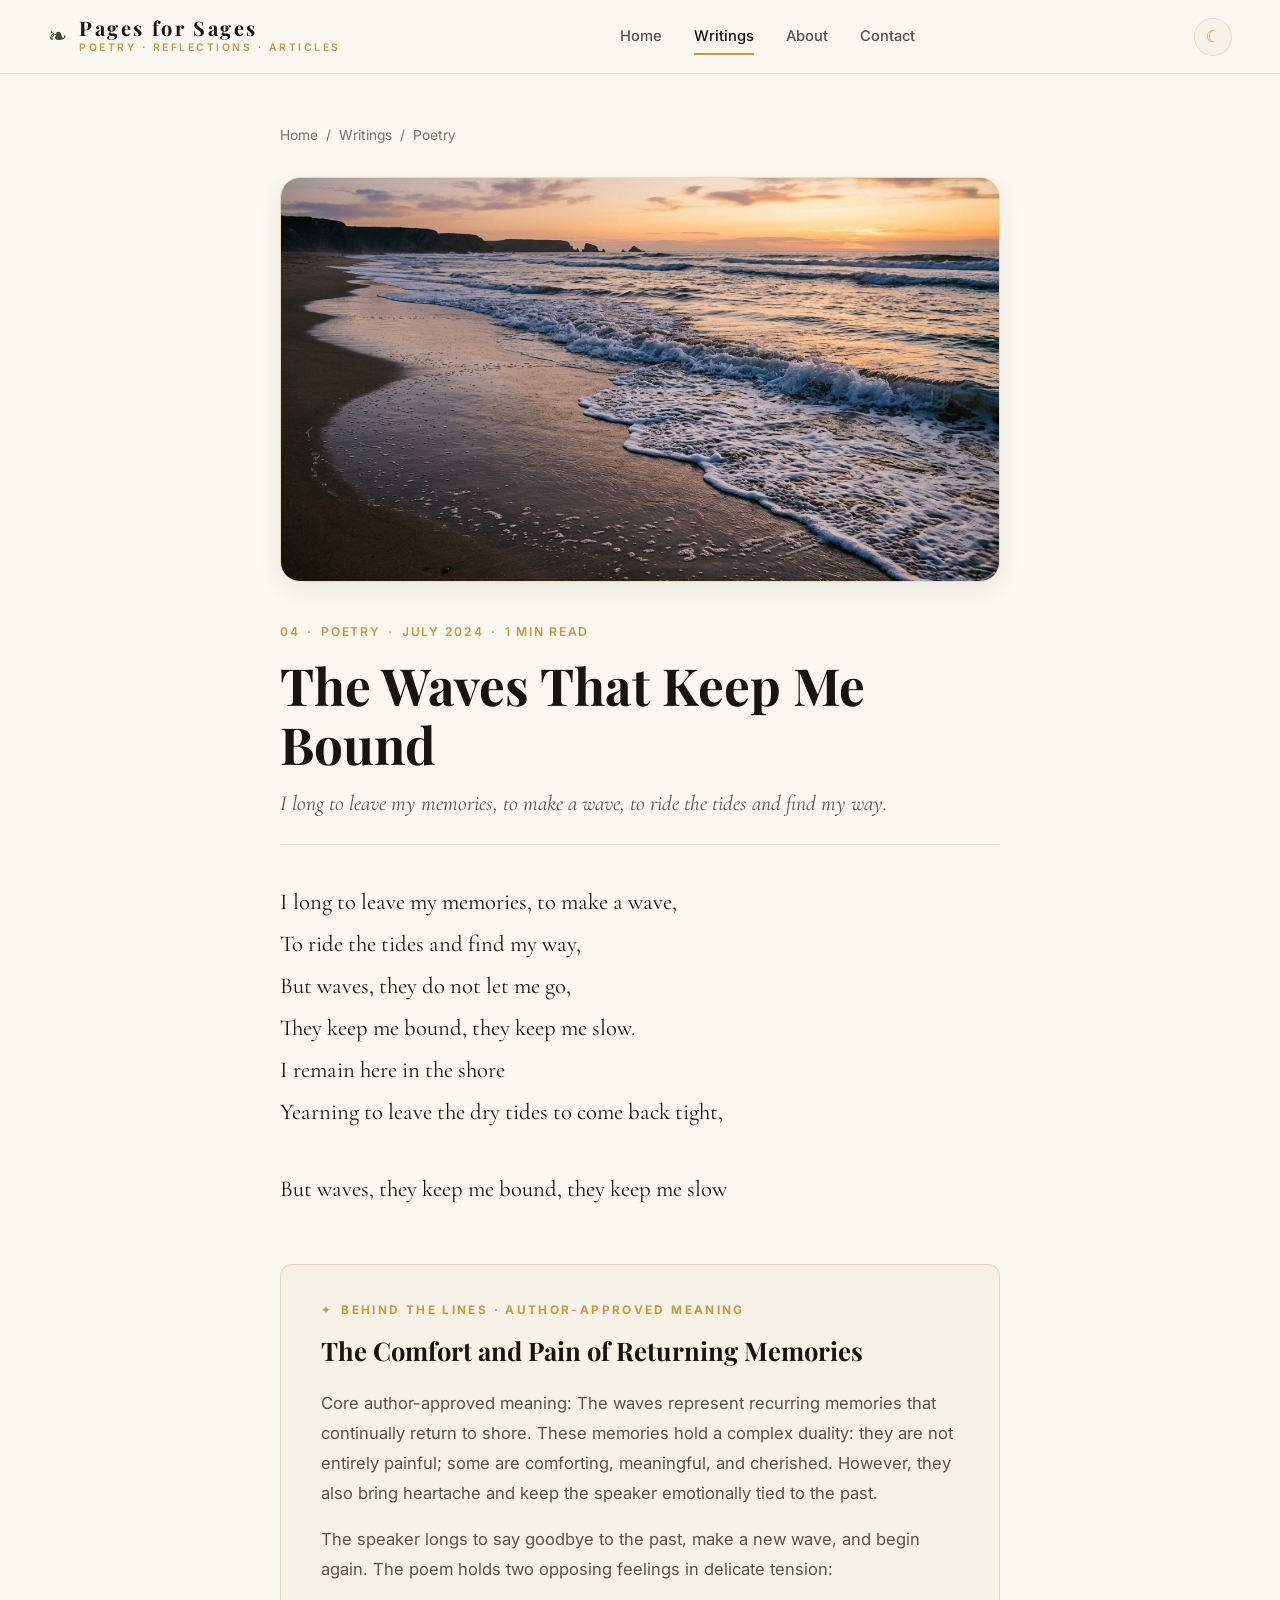
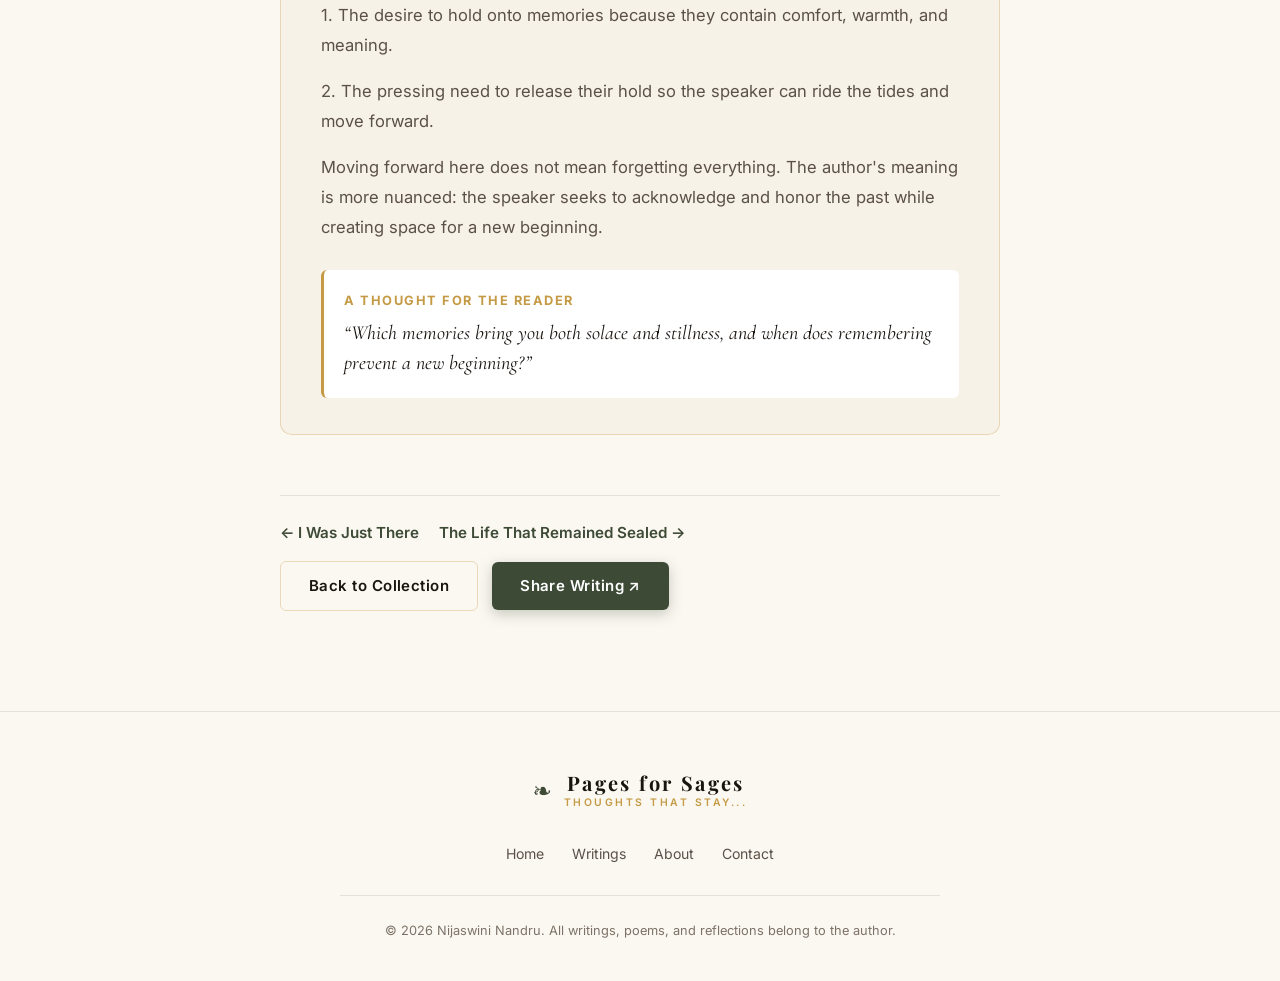
<file: writings/the-waves-that-keep-me-bound.html>
<!DOCTYPE html>
<html lang="en">
<head>
  <meta charset="utf-8">
  <meta name="viewport" content="width=device-width, initial-scale=1.0">
  <meta name="theme-color" content="#3d4a36">
  <meta name="description" content="I long to leave my memories, to make a wave, to ride the tides and find my way. — The Waves That Keep Me Bound by Nijaswini Nandru.">
  <title>The Waves That Keep Me Bound — Pages for Sages</title>

  <link rel="preconnect" href="https://fonts.googleapis.com">
  <link rel="preconnect" href="https://fonts.gstatic.com" crossorigin>
  <link href="https://fonts.googleapis.com/css2?family=Caveat:wght@500;600&family=Cormorant+Garamond:ital,wght@0,400;0,500;0,600;0,700;1,400;1,600&family=Inter:wght@300;400;500;600;700&family=Playfair+Display:ital,wght@0,500;0,600;0,700;1,500;1,600&display=swap" rel="stylesheet">

  <link rel="stylesheet" href="../css/styles.css">
  <style>
/* ==========================================================================
   NIJAASWINI — MASTER LITERARY DESIGN SYSTEM
   Author: Nijaswini Nandru
   "Thoughts that stay..."
   ========================================================================== */

@import url('https://fonts.googleapis.com/css2?family=Caveat:wght@500;600&family=Cormorant+Garamond:ital,wght@0,400;0,500;0,600;0,700;1,400;1,600&family=Inter:wght@300;400;500;600;700&family=Playfair+Display:ital,wght@0,500;0,600;0,700;1,500;1,600&display=swap');

:root {
  /* Warm Literary Palette (Default Light) */
  --bg-page: #fbf8f1;
  --bg-page-tint: #f5efe3;
  --bg-card: #ffffff;
  --bg-card-subtle: #f7f2e7;
  --bg-surface: #ede5d5;
  --bg-glass: rgba(251, 248, 241, 0.88);
  --bg-glass-card: rgba(255, 255, 255, 0.85);

  --color-ink: #221d19;
  --color-ink-headings: #191410;
  --color-ink-muted: #5a5148;
  --color-ink-subtle: #7c7268;

  --color-olive: #3d4a36;
  --color-olive-dark: #2a3325;
  --color-olive-light: #526349;
  --color-olive-soft: rgba(61, 74, 54, 0.08);

  --color-earth: #6b5745;
  --color-earth-soft: rgba(107, 87, 69, 0.1);

  --color-gold: #c49a45;
  --color-gold-bright: #dfb55c;
  --color-gold-soft: rgba(196, 154, 69, 0.16);
  --color-gold-border: rgba(196, 154, 69, 0.38);

  --color-amber: #de7e43;
  --color-amber-soft: rgba(222, 126, 67, 0.12);

  --border-delicate: rgba(90, 81, 72, 0.14);
  --border-gold: rgba(196, 154, 69, 0.32);

  --shadow-sm: 0 2px 8px rgba(34, 29, 25, 0.04);
  --shadow-md: 0 8px 24px rgba(34, 29, 25, 0.07);
  --shadow-lg: 0 16px 40px rgba(34, 29, 25, 0.1);
  --shadow-gold: 0 8px 28px rgba(196, 154, 69, 0.15);

  /* Fonts */
  --font-serif: 'Playfair Display', Georgia, serif;
  --font-editorial: 'Cormorant Garamond', Georgia, serif;
  --font-sans: 'Inter', system-ui, -apple-system, sans-serif;
  --font-script: 'Caveat', cursive;

  /* Layout */
  --max-width: 1200px;
  --max-reading-width: 760px;
  --header-height: 74px;
  --radius-sm: 6px;
  --radius-md: 12px;
  --radius-lg: 20px;
  --radius-full: 9999px;

  --transition-smooth: all 0.28s cubic-bezier(0.16, 1, 0.3, 1);
}

/* Warm Dark Theme (Espresso, Amber & Gold) */
body.dark-mode {
  --bg-page: #151311;
  --bg-page-tint: #1c1815;
  --bg-card: #201b17;
  --bg-card-subtle: #27221d;
  --bg-surface: #2d2722;
  --bg-glass: rgba(21, 19, 17, 0.92);
  --bg-glass-card: rgba(32, 27, 23, 0.9);

  --color-ink: #f0e9dc;
  --color-ink-headings: #fcf8f0;
  --color-ink-muted: #b8ab9a;
  --color-ink-subtle: #948674;

  --color-olive: #687e5b;
  --color-olive-dark: #819b71;
  --color-olive-light: #9ab48b;
  --color-olive-soft: rgba(104, 126, 91, 0.18);

  --color-earth: #b29b86;
  --color-earth-soft: rgba(178, 155, 134, 0.15);

  --color-gold: #dfb55c;
  --color-gold-bright: #ebd082;
  --color-gold-soft: rgba(223, 181, 92, 0.2);
  --color-gold-border: rgba(223, 181, 92, 0.45);

  --color-amber: #e8915b;
  --color-amber-soft: rgba(232, 145, 91, 0.18);

  --border-delicate: rgba(240, 233, 220, 0.1);
  --border-gold: rgba(223, 181, 92, 0.35);

  --shadow-sm: 0 2px 8px rgba(0, 0, 0, 0.35);
  --shadow-md: 0 8px 24px rgba(0, 0, 0, 0.45);
  --shadow-lg: 0 16px 40px rgba(0, 0, 0, 0.6);
  --shadow-gold: 0 8px 28px rgba(223, 181, 92, 0.2);
}

/* Base Reset & Typography */
*, *::before, *::after {
  box-sizing: border-box;
  margin: 0;
  padding: 0;
}

html {
  font-size: 16px;
  scroll-behavior: smooth;
  scroll-padding-top: var(--header-height);
  -webkit-text-size-adjust: 100%;
}

body {
  background-color: var(--bg-page);
  color: var(--color-ink);
  font-family: var(--font-sans);
  line-height: 1.65;
  text-rendering: optimizeLegibility;
  -webkit-font-smoothing: antialiased;
  -moz-osx-font-smoothing: grayscale;
  transition: background-color 0.4s ease, color 0.4s ease;
  overflow-x: hidden;
}

a {
  color: inherit;
  text-decoration: none;
  transition: var(--transition-smooth);
}

img {
  max-width: 100%;
  height: auto;
  display: block;
}

button, input, textarea, select {
  font: inherit;
  color: inherit;
  border: none;
  background: none;
}

/* Skip link for Accessibility */
.skip-link {
  position: absolute;
  top: -60px;
  left: 20px;
  background: var(--color-olive);
  color: #ffffff;
  padding: 10px 18px;
  border-radius: var(--radius-sm);
  z-index: 1000;
  font-weight: 500;
  transition: top 0.2s ease;
}
.skip-link:focus {
  top: 16px;
}

/* Layout Wrappers */
.section-wrap {
  width: 100%;
  max-width: var(--max-width);
  margin-left: auto;
  margin-right: auto;
  padding-left: 24px;
  padding-right: 24px;
}

.reading-wrap {
  max-width: var(--max-reading-width);
  margin-left: auto;
  margin-right: auto;
  padding-left: 20px;
  padding-right: 20px;
}

/* Section Headings */
.section-heading {
  display: flex;
  justify-content: space-between;
  align-items: flex-end;
  margin-bottom: 40px;
  border-bottom: 1px solid var(--border-delicate);
  padding-bottom: 20px;
}

.eyebrow {
  font-size: 0.76rem;
  letter-spacing: 0.22em;
  text-transform: uppercase;
  color: var(--color-gold);
  font-weight: 600;
  margin-bottom: 8px;
  display: flex;
  align-items: center;
  gap: 8px;
}

.eyebrow::before {
  content: "❧";
  font-size: 0.95rem;
  color: var(--color-olive);
}

.section-heading h2 {
  font-family: var(--font-serif);
  font-size: 2.25rem;
  font-weight: 600;
  color: var(--color-ink-headings);
  line-height: 1.2;
}

.section-heading h2 em {
  font-style: italic;
  font-weight: 400;
  color: var(--color-olive);
}

.heading-note {
  font-size: 0.92rem;
  color: var(--color-ink-subtle);
  font-style: italic;
  font-family: var(--font-editorial);
  font-size: 1.15rem;
}

/* ==========================================================================
   SITE HEADER & NAVIGATION
   ========================================================================== */
.site-header {
  position: sticky;
  top: 0;
  left: 0;
  width: 100%;
  height: var(--header-height);
  background: var(--bg-glass);
  backdrop-filter: blur(14px);
  -webkit-backdrop-filter: blur(14px);
  border-bottom: 1px solid var(--border-delicate);
  z-index: 100;
  display: flex;
  align-items: center;
  justify-content: space-between;
  padding: 0 clamp(16px, 4vw, 48px);
  transition: background-color 0.3s ease, border-color 0.3s ease;
}

.wordmark {
  display: flex;
  align-items: center;
  gap: 12px;
  color: var(--color-ink-headings);
}

.wordmark .brand-leaf {
  font-size: 1.45rem;
  color: var(--color-olive);
  line-height: 1;
  transition: transform 0.3s ease;
}

.wordmark:hover .brand-leaf {
  transform: rotate(15deg) scale(1.1);
}

.wordmark-text {
  display: flex;
  flex-direction: column;
}

.wordmark-name {
  font-family: var(--font-serif);
  font-size: 1.25rem;
  letter-spacing: 0.12em;
  font-weight: 700;
  line-height: 1.1;
  color: var(--color-ink-headings);
}

.wordmark-tag {
  font-size: 0.65rem;
  letter-spacing: 0.24em;
  text-transform: uppercase;
  color: var(--color-gold);
  font-weight: 600;
}

.site-nav {
  display: flex;
  align-items: center;
  gap: 32px;
}

.site-nav a {
  font-size: 0.92rem;
  font-weight: 500;
  color: var(--color-ink-muted);
  position: relative;
  padding: 6px 0;
}

.site-nav a::after {
  content: '';
  position: absolute;
  bottom: 0;
  left: 0;
  width: 0;
  height: 2px;
  background: var(--color-gold);
  transition: width 0.25s ease;
}

.site-nav a:hover,
.site-nav a.active {
  color: var(--color-ink-headings);
}

.site-nav a:hover::after,
.site-nav a.active::after {
  width: 100%;
}

.header-tools {
  display: flex;
  align-items: center;
  gap: 14px;
}

.search-box {
  display: flex;
  align-items: center;
  gap: 8px;
  background: var(--bg-card-subtle);
  border: 1px solid var(--border-delicate);
  border-radius: var(--radius-full);
  padding: 6px 14px;
  transition: var(--transition-smooth);
}

.search-box:focus-within {
  border-color: var(--color-gold);
  box-shadow: 0 0 0 3px var(--color-gold-soft);
  background: var(--bg-card);
}

.search-box span {
  font-size: 0.95rem;
  color: var(--color-gold);
}

.search-box input {
  font-size: 0.86rem;
  width: 140px;
  transition: width 0.25s ease;
}

.search-box input:focus {
  width: 190px;
  outline: none;
}

.theme-toggle {
  width: 38px;
  height: 38px;
  border-radius: var(--radius-full);
  display: flex;
  align-items: center;
  justify-content: center;
  background: var(--bg-card-subtle);
  border: 1px solid var(--border-delicate);
  cursor: pointer;
  font-size: 1rem;
  color: var(--color-gold);
  transition: var(--transition-smooth);
}

.theme-toggle:hover {
  background: var(--color-gold-soft);
  border-color: var(--color-gold);
  transform: rotate(20deg);
}

.menu-toggle {
  display: none;
  width: 40px;
  height: 40px;
  border-radius: var(--radius-sm);
  background: var(--bg-card-subtle);
  border: 1px solid var(--border-delicate);
  font-size: 1.25rem;
  color: var(--color-ink-headings);
  cursor: pointer;
}

/* ==========================================================================
   BUTTONS & ACCENTS
   ========================================================================== */
.button {
  display: inline-flex;
  align-items: center;
  justify-content: center;
  gap: 10px;
  padding: 12px 28px;
  font-size: 0.94rem;
  font-weight: 600;
  border-radius: var(--radius-sm);
  cursor: pointer;
  transition: var(--transition-smooth);
  letter-spacing: 0.03em;
}

.button-primary {
  background-color: var(--color-olive);
  color: #ffffff;
  box-shadow: 0 4px 14px rgba(61, 74, 54, 0.28);
}

.button-primary:hover {
  background-color: var(--color-olive-dark);
  box-shadow: 0 6px 20px rgba(61, 74, 54, 0.4);
  transform: translateY(-2px);
  color: #ffffff;
}

.button-secondary {
  background: transparent;
  color: var(--color-ink-headings);
  border: 1px solid var(--border-gold);
}

.button-secondary:hover {
  background: var(--color-gold-soft);
  border-color: var(--color-gold);
  transform: translateY(-2px);
}

.button-light {
  background: #ffffff;
  color: var(--color-ink-headings);
  box-shadow: var(--shadow-md);
}

.button-light:hover {
  background: var(--bg-page-tint);
  transform: translateY(-2px);
}

.text-link {
  display: inline-flex;
  align-items: center;
  gap: 6px;
  font-size: 0.95rem;
  font-weight: 600;
  color: var(--color-olive);
  cursor: pointer;
}

.text-link:hover {
  color: var(--color-gold);
  transform: translateX(3px);
}

/* ==========================================================================
   HERO SECTION & CINEMATIC CHARACTER STAGE
   ========================================================================== */
.hero {
  position: relative;
  min-height: calc(100vh - var(--header-height));
  display: grid;
  grid-template-columns: 1.05fr 0.95fr;
  align-items: center;
  padding: 40px clamp(24px, 5vw, 64px);
  max-width: 1400px;
  margin: 0 auto;
  gap: 40px;
  overflow: hidden;
}

.hero-copy {
  z-index: 10;
  max-width: 620px;
}

.hero-tagline {
  font-family: var(--font-script);
  font-size: 2.2rem;
  color: var(--color-gold);
  line-height: 1.1;
  margin-bottom: 12px;
  display: block;
}

.hero h1 {
  font-family: var(--font-serif);
  font-size: clamp(3rem, 5.5vw, 5rem);
  font-weight: 700;
  line-height: 1.02;
  color: var(--color-ink-headings);
  letter-spacing: -0.015em;
  margin-bottom: 24px;
}

.hero h1 em {
  font-style: italic;
  font-weight: 400;
  color: var(--color-olive);
  display: inline-block;
}

.hero-description {
  font-size: 1.15rem;
  line-height: 1.8;
  color: var(--color-ink-muted);
  margin-bottom: 36px;
  font-family: var(--font-editorial);
  font-size: 1.35rem;
}

.hero-actions {
  display: flex;
  align-items: center;
  gap: 16px;
  margin-bottom: 40px;
  flex-wrap: wrap;
}

.hero-stats {
  display: flex;
  gap: 32px;
  padding-top: 24px;
  border-top: 1px solid var(--border-delicate);
}

.hero-stats span {
  display: flex;
  flex-direction: column;
}

.hero-stats b {
  font-family: var(--font-serif);
  font-size: 1.6rem;
  color: var(--color-olive);
  line-height: 1;
}

.hero-stats small {
  font-size: 0.78rem;
  color: var(--color-ink-subtle);
  letter-spacing: 0.08em;
  text-transform: uppercase;
  margin-top: 4px;
}

/* Character Stage & Canvas Scrubbing Engine */
.hero-visual {
  position: relative;
  width: 100%;
  height: clamp(520px, 75vh, 760px);
  display: flex;
  align-items: center;
  justify-content: center;
  user-select: none;
}

.character-stage {
  position: relative;
  width: 100%;
  height: 100%;
  border-radius: var(--radius-lg);
  overflow: hidden;
  background: radial-gradient(circle at 60% 40%, rgba(223, 181, 92, 0.18) 0%, rgba(61, 74, 54, 0.1) 60%, transparent 85%);
  box-shadow: inset 0 0 0 1px var(--border-gold);
  cursor: ew-resize;
}

.character-canvas {
  position: absolute;
  inset: 0;
  width: 100%;
  height: 100%;
  object-fit: cover;
  pointer-events: none;
}

/* Atmospheric decorative rings behind character */
.stage-halo {
  position: absolute;
  width: 480px;
  height: 480px;
  border-radius: 50%;
  border: 1px dashed var(--color-gold-border);
  top: 50%;
  left: 50%;
  transform: translate(-50%, -50%);
  pointer-events: none;
  animation: slowSpin 120s linear infinite;
}

.stage-halo-inner {
  position: absolute;
  width: 360px;
  height: 360px;
  border-radius: 50%;
  border: 1px solid var(--color-gold-border);
  top: 50%;
  left: 50%;
  transform: translate(-50%, -50%);
  pointer-events: none;
}

@keyframes slowSpin {
  from { transform: translate(-50%, -50%) rotate(0deg); }
  to { transform: translate(-50%, -50%) rotate(360deg); }
}

/* Floating literary note pills */
.floating-note {
  position: absolute;
  background: var(--bg-glass-card);
  backdrop-filter: blur(10px);
  -webkit-backdrop-filter: blur(10px);
  padding: 10px 18px;
  border-radius: var(--radius-md);
  border: 1px solid var(--border-gold);
  font-family: var(--font-script);
  font-size: 1.25rem;
  color: var(--color-ink-headings);
  box-shadow: var(--shadow-md);
  pointer-events: none;
  z-index: 5;
  transition: transform 0.4s ease;
}

.note-top {
  top: 40px;
  right: 20px;
  transform: rotate(2.5deg);
}

.note-bottom {
  bottom: 85px;
  left: 20px;
  font-size: 1.15rem;
  transform: rotate(-2deg);
}

/* Scrubber Telemetry & Controls Pill */
.scrub-telemetry-pill {
  position: absolute;
  bottom: 18px;
  left: 50%;
  transform: translateX(-50%);
  background: rgba(22, 19, 17, 0.88);
  backdrop-filter: blur(12px);
  -webkit-backdrop-filter: blur(12px);
  color: #f0e9dc;
  padding: 8px 16px;
  border-radius: var(--radius-full);
  border: 1px solid rgba(223, 181, 92, 0.4);
  font-size: 0.76rem;
  letter-spacing: 0.05em;
  display: flex;
  align-items: center;
  gap: 14px;
  z-index: 15;
  pointer-events: auto;
  box-shadow: 0 4px 20px rgba(0, 0, 0, 0.3);
  max-width: 95%;
}

.telemetry-indicator {
  display: flex;
  align-items: center;
  gap: 6px;
  color: var(--color-gold-bright);
  font-weight: 600;
}

.telemetry-indicator .pulse-dot {
  width: 7px;
  height: 7px;
  border-radius: 50%;
  background: var(--color-gold-bright);
  box-shadow: 0 0 8px var(--color-gold-bright);
  animation: dotPulse 2s infinite ease-in-out;
}

@keyframes dotPulse {
  0%, 100% { opacity: 0.4; transform: scale(0.9); }
  50% { opacity: 1; transform: scale(1.2); }
}

.telemetry-hint {
  color: #c4b9a8;
  font-size: 0.74rem;
  white-space: nowrap;
}

.telemetry-frame-num {
  font-family: monospace;
  background: rgba(255, 255, 255, 0.1);
  padding: 2px 7px;
  border-radius: 4px;
  color: #ffffff;
}

/* ==========================================================================
   VALUES & ETHOS STRIP
   ========================================================================== */
.values-strip {
  background: var(--bg-card-subtle);
  border-top: 1px solid var(--border-delicate);
  border-bottom: 1px solid var(--border-delicate);
  padding: 28px clamp(24px, 5vw, 64px);
  display: grid;
  grid-template-columns: repeat(3, 1fr) 1.2fr;
  align-items: center;
  gap: 28px;
}

.values-item {
  display: flex;
  align-items: flex-start;
  gap: 14px;
}

.value-icon {
  font-size: 1.4rem;
  color: var(--color-gold);
  line-height: 1;
}

.value-text b {
  display: block;
  font-size: 0.95rem;
  color: var(--color-ink-headings);
  font-weight: 600;
}

.value-text small {
  display: block;
  font-size: 0.82rem;
  color: var(--color-ink-subtle);
  margin-top: 2px;
}

.values-quote {
  font-family: var(--font-script);
  font-size: 1.45rem;
  color: var(--color-olive);
  text-align: right;
  line-height: 1.25;
  border-left: 1px solid var(--border-delicate);
  padding-left: 24px;
}

/* ==========================================================================
   DOORWAYS / CATEGORY CARDS
   ========================================================================== */
.category-section {
  padding-top: 80px;
  padding-bottom: 80px;
}

.category-grid {
  display: grid;
  grid-template-columns: repeat(4, 1fr);
  gap: 24px;
}

.category-card {
  position: relative;
  background: var(--bg-card);
  border: 1px solid var(--border-delicate);
  border-radius: var(--radius-md);
  overflow: hidden;
  box-shadow: var(--shadow-sm);
  display: flex;
  flex-direction: column;
  transition: var(--transition-smooth);
}

.category-card:hover {
  transform: translateY(-6px);
  box-shadow: var(--shadow-md);
  border-color: var(--color-gold-border);
}

.category-photo-wrap {
  width: 100%;
  height: 200px;
  position: relative;
  overflow: hidden;
  background-color: var(--bg-surface);
}

.category-photo {
  width: 100%;
  height: 100%;
  object-fit: cover;
  transition: transform 0.6s cubic-bezier(0.16, 1, 0.3, 1);
}

.category-card:hover .category-photo {
  transform: scale(1.06);
}

.category-info {
  padding: 24px;
  display: flex;
  flex-direction: column;
  flex-grow: 1;
}

.category-order {
  font-size: 0.72rem;
  letter-spacing: 0.18em;
  color: var(--color-gold);
  font-weight: 600;
  text-transform: uppercase;
  margin-bottom: 8px;
}

.category-info h3 {
  font-family: var(--font-serif);
  font-size: 1.4rem;
  color: var(--color-ink-headings);
  margin-bottom: 8px;
}

.category-info p {
  font-size: 0.88rem;
  color: var(--color-ink-muted);
  line-height: 1.55;
  margin-bottom: 20px;
  flex-grow: 1;
}

.category-action {
  font-size: 0.86rem;
  font-weight: 600;
  color: var(--color-olive);
  display: flex;
  align-items: center;
  gap: 6px;
  transition: color 0.2s ease;
}

.category-card:hover .category-action {
  color: var(--color-gold);
}

/* ==========================================================================
   FEATURED POEM SECTION
   ========================================================================== */
.featured-section {
  padding-bottom: 80px;
}

.featured-card {
  display: grid;
  grid-template-columns: 1fr 1.15fr;
  background: var(--bg-card);
  border: 1px solid var(--border-gold);
  border-radius: var(--radius-lg);
  overflow: hidden;
  box-shadow: var(--shadow-md);
}

.featured-visual {
  position: relative;
  min-height: 420px;
  background-color: var(--bg-surface);
  overflow: hidden;
}

.featured-visual img {
  width: 100%;
  height: 100%;
  object-fit: cover;
  transition: transform 0.8s ease;
}

.featured-card:hover .featured-visual img {
  transform: scale(1.04);
}

.featured-stamp {
  position: absolute;
  top: 24px;
  left: 24px;
  background: rgba(22, 19, 17, 0.82);
  color: var(--color-gold-bright);
  padding: 6px 14px;
  border-radius: var(--radius-full);
  font-size: 0.72rem;
  letter-spacing: 0.16em;
  font-weight: 700;
  border: 1px solid rgba(223, 181, 92, 0.4);
  backdrop-filter: blur(8px);
}

.featured-visual-caption {
  position: absolute;
  bottom: 24px;
  left: 24px;
  right: 24px;
  color: #ffffff;
  font-family: var(--font-script);
  font-size: 1.45rem;
  text-shadow: 0 2px 8px rgba(0, 0, 0, 0.7);
}

.featured-content {
  padding: clamp(32px, 5vw, 60px);
  display: flex;
  flex-direction: column;
  justify-content: center;
}

.post-meta {
  font-size: 0.76rem;
  letter-spacing: 0.14em;
  text-transform: uppercase;
  color: var(--color-gold);
  font-weight: 600;
  display: flex;
  align-items: center;
  gap: 8px;
  margin-bottom: 14px;
}

.featured-content h3 {
  font-family: var(--font-serif);
  font-size: clamp(2rem, 3.5vw, 2.8rem);
  color: var(--color-ink-headings);
  line-height: 1.15;
  margin-bottom: 16px;
}

.featured-excerpt {
  font-family: var(--font-editorial);
  font-size: 1.3rem;
  line-height: 1.7;
  color: var(--color-ink-muted);
  font-style: italic;
  margin-bottom: 32px;
}

.featured-footnote {
  margin-top: 20px;
  font-size: 0.82rem;
  color: var(--color-ink-subtle);
  font-style: italic;
}

/* ==========================================================================
   WRITINGS COLLECTION & FILTERING
   ========================================================================== */
.writing-section {
  padding-top: 60px;
  padding-bottom: 100px;
}

.writing-tools {
  display: flex;
  justify-content: space-between;
  align-items: center;
  margin-bottom: 36px;
  gap: 20px;
  flex-wrap: wrap;
}

.filters {
  display: inline-flex;
  background: var(--bg-card-subtle);
  border: 1px solid var(--border-delicate);
  border-radius: var(--radius-full);
  padding: 4px;
  gap: 4px;
}

.filter {
  padding: 8px 22px;
  border-radius: var(--radius-full);
  font-size: 0.88rem;
  font-weight: 500;
  color: var(--color-ink-muted);
  cursor: pointer;
  transition: var(--transition-smooth);
}

.filter:hover {
  color: var(--color-ink-headings);
}

.filter.active {
  background: var(--color-olive);
  color: #ffffff;
  box-shadow: 0 2px 8px rgba(61, 74, 54, 0.25);
}

.writing-count-badge {
  font-size: 0.85rem;
  color: var(--color-ink-subtle);
  font-family: var(--font-editorial);
  font-size: 1.15rem;
}

/* Post Cards Grid */
.post-grid {
  display: grid;
  grid-template-columns: repeat(3, 1fr);
  gap: 30px;
}

.post-card {
  background: var(--bg-card);
  border: 1px solid var(--border-delicate);
  border-radius: var(--radius-md);
  overflow: hidden;
  box-shadow: var(--shadow-sm);
  display: flex;
  flex-direction: column;
  transition: var(--transition-smooth);
}

.post-card:hover {
  transform: translateY(-6px);
  box-shadow: var(--shadow-md);
  border-color: var(--color-gold-border);
}

.post-card-btn {
  text-align: left;
  display: flex;
  flex-direction: column;
  height: 100%;
  cursor: pointer;
  background: none;
  border: none;
  padding: 0;
  width: 100%;
}

.post-art {
  width: 100%;
  height: 220px;
  position: relative;
  overflow: hidden;
  background: var(--bg-surface);
}

.post-art img {
  width: 100%;
  height: 100%;
  object-fit: cover;
  transition: transform 0.6s cubic-bezier(0.16, 1, 0.3, 1);
}

.post-card:hover .post-art img {
  transform: scale(1.06);
}

.post-art-number {
  position: absolute;
  top: 14px;
  left: 14px;
  font-family: monospace;
  font-size: 0.74rem;
  font-weight: 700;
  background: rgba(22, 19, 17, 0.78);
  color: var(--color-gold-bright);
  padding: 3px 8px;
  border-radius: 4px;
  backdrop-filter: blur(6px);
}

.post-art-category {
  position: absolute;
  top: 14px;
  right: 14px;
  font-size: 0.68rem;
  letter-spacing: 0.12em;
  text-transform: uppercase;
  background: rgba(22, 19, 17, 0.78);
  color: #ffffff;
  padding: 3px 9px;
  border-radius: var(--radius-full);
  backdrop-filter: blur(6px);
}

.post-card-content {
  padding: 24px;
  display: flex;
  flex-direction: column;
  flex-grow: 1;
}

.post-card-content h3 {
  font-family: var(--font-serif);
  font-size: 1.45rem;
  color: var(--color-ink-headings);
  margin-bottom: 10px;
  line-height: 1.25;
}

.post-excerpt {
  font-size: 0.92rem;
  color: var(--color-ink-muted);
  line-height: 1.6;
  margin-bottom: 24px;
  flex-grow: 1;
}

.card-read-action {
  font-size: 0.88rem;
  font-weight: 600;
  color: var(--color-olive);
  display: flex;
  align-items: center;
  gap: 6px;
  transition: color 0.2s ease;
}

.post-card:hover .card-read-action {
  color: var(--color-gold);
}

/* Empty State / Notice Card */
.empty-state {
  text-align: center;
  padding: 60px 20px;
  background: var(--bg-card-subtle);
  border: 1px dashed var(--border-gold);
  border-radius: var(--radius-md);
  margin: 30px 0;
}

.empty-state h4 {
  font-family: var(--font-serif);
  font-size: 1.6rem;
  color: var(--color-ink-headings);
  margin-bottom: 12px;
}

.empty-state p {
  color: var(--color-ink-muted);
  max-width: 520px;
  margin: 0 auto;
}

/* Placeholder card for Renewal or Articles */
.placeholder-card {
  border: 1px dashed var(--color-gold-border);
  background: var(--bg-card-subtle);
  padding: 36px 28px;
  border-radius: var(--radius-md);
  text-align: center;
  display: flex;
  flex-direction: column;
  align-items: center;
  justify-content: center;
  min-height: 320px;
}

.placeholder-badge {
  font-size: 0.72rem;
  letter-spacing: 0.16em;
  text-transform: uppercase;
  background: var(--color-gold-soft);
  color: var(--color-gold);
  border: 1px solid var(--color-gold-border);
  padding: 4px 12px;
  border-radius: var(--radius-full);
  font-weight: 600;
  margin-bottom: 16px;
}

.placeholder-card h3 {
  font-family: var(--font-serif);
  font-size: 1.5rem;
  color: var(--color-ink-headings);
  margin-bottom: 10px;
}

.placeholder-card p {
  font-size: 0.92rem;
  color: var(--color-ink-muted);
  max-width: 420px;
  line-height: 1.6;
}

/* ==========================================================================
   QUOTE BAND / LITERARY RESPITE
   ========================================================================== */
.quote-band {
  position: relative;
  background: var(--color-olive-dark);
  color: #fbf8f1;
  padding: 90px clamp(24px, 5vw, 64px);
  text-align: center;
  overflow: hidden;
}

.quote-band::before {
  content: "“";
  position: absolute;
  top: -40px;
  left: 50%;
  transform: translateX(-50%);
  font-family: var(--font-serif);
  font-size: 16rem;
  color: rgba(255, 255, 255, 0.04);
  line-height: 1;
  pointer-events: none;
}

.quote-band blockquote {
  font-family: var(--font-editorial);
  font-size: clamp(1.8rem, 3.2vw, 2.7rem);
  line-height: 1.4;
  font-style: italic;
  max-width: 820px;
  margin: 0 auto 24px;
}

.quote-band cite {
  font-size: 0.92rem;
  letter-spacing: 0.15em;
  text-transform: uppercase;
  color: var(--color-gold-bright);
  font-style: normal;
  font-weight: 500;
}

/* ==========================================================================
   ABOUT THE AUTHOR (HOMEPAGE SECTION & STANDALONE PAGE)
   ========================================================================== */
.about-section {
  padding-top: 100px;
  padding-bottom: 100px;
}

.about-grid {
  display: grid;
  grid-template-columns: 0.9fr 1.1fr;
  gap: 60px;
  align-items: center;
}

.about-visual {
  position: relative;
}

.about-photo-frame {
  position: relative;
  border-radius: var(--radius-lg);
  overflow: hidden;
  box-shadow: var(--shadow-lg);
  border: 1px solid var(--border-gold);
}

.about-photo-frame img {
  width: 100%;
  height: clamp(400px, 55vh, 600px);
  object-fit: cover;
}

.about-photo-caption {
  position: absolute;
  bottom: 20px;
  right: 20px;
  background: var(--bg-glass-card);
  backdrop-filter: blur(8px);
  padding: 6px 16px;
  border-radius: var(--radius-full);
  font-family: var(--font-script);
  font-size: 1.25rem;
  color: var(--color-ink-headings);
  border: 1px solid var(--border-gold);
}

.about-copy h2 {
  font-family: var(--font-serif);
  font-size: clamp(2.4rem, 4vw, 3.2rem);
  line-height: 1.15;
  color: var(--color-ink-headings);
  margin-bottom: 24px;
}

.about-copy h2 em {
  font-style: italic;
  font-weight: 400;
  color: var(--color-olive);
}

.about-copy p {
  font-size: 1.08rem;
  line-height: 1.85;
  color: var(--color-ink-muted);
  margin-bottom: 20px;
}

.about-copy p:first-of-type {
  font-family: var(--font-editorial);
  font-size: 1.35rem;
  color: var(--color-ink-headings);
}

/* ==========================================================================
   CONTACT SECTION & FORM
   ========================================================================== */
.contact-section {
  padding-top: 80px;
  padding-bottom: 100px;
  background: var(--bg-card-subtle);
  border-top: 1px solid var(--border-delicate);
}

.contact-inner {
  max-width: 720px;
  margin: 0 auto;
  text-align: center;
}

.contact-inner h2 {
  font-family: var(--font-serif);
  font-size: 2.8rem;
  color: var(--color-ink-headings);
  margin-bottom: 16px;
}

.contact-inner h2 em {
  font-style: italic;
  font-weight: 400;
  color: var(--color-olive);
}

.contact-inner p {
  font-size: 1.1rem;
  color: var(--color-ink-muted);
  margin-bottom: 36px;
}

.contact-form {
  background: var(--bg-card);
  border: 1px solid var(--border-delicate);
  border-radius: var(--radius-lg);
  padding: clamp(24px, 5vw, 44px);
  text-align: left;
  box-shadow: var(--shadow-md);
}

.form-group {
  margin-bottom: 22px;
}

.form-group label {
  display: block;
  font-size: 0.84rem;
  font-weight: 600;
  letter-spacing: 0.05em;
  color: var(--color-ink-headings);
  margin-bottom: 8px;
}

.form-group input,
.form-group select,
.form-group textarea {
  width: 100%;
  padding: 12px 16px;
  background: var(--bg-page);
  border: 1px solid var(--border-delicate);
  border-radius: var(--radius-sm);
  color: var(--color-ink);
  transition: var(--transition-smooth);
}

.form-group input:focus,
.form-group select:focus,
.form-group textarea:focus {
  outline: none;
  border-color: var(--color-gold);
  box-shadow: 0 0 0 3px var(--color-gold-soft);
  background: var(--bg-card);
}

.form-helper {
  font-size: 0.78rem;
  color: var(--color-ink-subtle);
  margin-top: 6px;
}

.form-status-msg {
  padding: 14px 18px;
  border-radius: var(--radius-sm);
  margin-top: 20px;
  font-size: 0.92rem;
  display: none;
}

.form-status-msg.status-success {
  display: block;
  background: rgba(61, 74, 54, 0.12);
  color: var(--color-olive-dark);
  border: 1px solid var(--color-olive);
}

.form-status-msg.status-error {
  display: block;
  background: rgba(222, 126, 67, 0.12);
  color: var(--color-amber);
  border: 1px solid var(--color-amber);
}

/* ==========================================================================
   FOOTER
   ========================================================================== */
.site-footer {
  background: var(--bg-page);
  border-top: 1px solid var(--border-delicate);
  padding: 60px clamp(24px, 5vw, 64px) 40px;
  display: flex;
  flex-direction: column;
  align-items: center;
  text-align: center;
  gap: 20px;
}

.footer-nav {
  display: flex;
  gap: 28px;
  margin: 10px 0;
}

.footer-nav a {
  font-size: 0.88rem;
  color: var(--color-ink-muted);
}

.footer-nav a:hover {
  color: var(--color-gold);
}

.footer-copyright {
  font-size: 0.8rem;
  color: var(--color-ink-subtle);
  border-top: 1px solid var(--border-delicate);
  padding-top: 24px;
  width: 100%;
  max-width: 600px;
}

/* ==========================================================================
   DEDICATED READING VIEW & MODAL READER
   ========================================================================== */
.reader-modal {
  width: min(920px, 94vw);
  max-height: 90vh;
  margin: auto;
  border: 1px solid var(--border-gold);
  border-radius: var(--radius-lg);
  background: var(--bg-card);
  color: var(--color-ink);
  box-shadow: 0 25px 70px rgba(0, 0, 0, 0.45);
  padding: 0;
  overflow: hidden;
}

.reader-modal::backdrop {
  background: rgba(18, 15, 13, 0.75);
  backdrop-filter: blur(8px);
}

.reader-header {
  position: sticky;
  top: 0;
  background: var(--bg-glass);
  backdrop-filter: blur(12px);
  -webkit-backdrop-filter: blur(12px);
  border-bottom: 1px solid var(--border-delicate);
  display: flex;
  justify-content: space-between;
  align-items: center;
  padding: 14px 28px;
  z-index: 10;
}

.reader-brand {
  font-family: var(--font-serif);
  font-size: 0.95rem;
  letter-spacing: 0.1em;
  color: var(--color-gold);
  font-weight: 700;
}

.reader-close-btn {
  width: 34px;
  height: 34px;
  border-radius: 50%;
  background: var(--bg-card-subtle);
  border: 1px solid var(--border-delicate);
  color: var(--color-ink);
  display: flex;
  align-items: center;
  justify-content: center;
  cursor: pointer;
  font-size: 1.1rem;
  transition: var(--transition-smooth);
}

.reader-close-btn:hover {
  background: var(--color-gold-soft);
  color: var(--color-gold);
  transform: rotate(90deg);
}

.reader-body {
  padding: 40px clamp(24px, 6vw, 64px) 60px;
  overflow-y: auto;
  max-height: calc(90vh - 65px);
}

.reader-hero-visual {
  width: 100%;
  height: 280px;
  border-radius: var(--radius-md);
  overflow: hidden;
  margin-bottom: 32px;
  position: relative;
}

.reader-hero-visual img {
  width: 100%;
  height: 100%;
  object-fit: cover;
}

.reader-title {
  font-family: var(--font-serif);
  font-size: clamp(2.2rem, 4vw, 3.2rem);
  line-height: 1.15;
  color: var(--color-ink-headings);
  margin-bottom: 12px;
}

.reader-lead {
  font-family: var(--font-editorial);
  font-size: 1.35rem;
  font-style: italic;
  color: var(--color-ink-muted);
  line-height: 1.6;
  margin-bottom: 32px;
  padding-bottom: 24px;
  border-bottom: 1px solid var(--border-delicate);
}

/* POEM TEXT — Exact Stanza Preservation */
.poem-container {
  margin: 36px 0;
  font-family: var(--font-editorial);
  font-size: 1.42rem;
  line-height: 1.85;
  color: var(--color-ink-headings);
}

.poem-stanza {
  margin-bottom: 2.2rem;
  white-space: pre-line;
}

/* BEHIND THE LINES (AUTHOR INTERPRETATION) */
.behind-the-lines {
  margin-top: 54px;
  background: var(--bg-card-subtle);
  border: 1px solid var(--border-gold);
  border-radius: var(--radius-md);
  padding: 36px clamp(20px, 4vw, 40px);
  position: relative;
}

.behind-kicker {
  font-size: 0.74rem;
  letter-spacing: 0.2em;
  text-transform: uppercase;
  color: var(--color-gold);
  font-weight: 700;
  margin-bottom: 8px;
  display: flex;
  align-items: center;
  gap: 8px;
}

.behind-kicker::before {
  content: "✦";
  color: var(--color-gold);
}

.behind-the-lines h3 {
  font-family: var(--font-serif);
  font-size: 1.6rem;
  color: var(--color-ink-headings);
  margin-bottom: 18px;
}

.behind-copy p {
  font-size: 1.04rem;
  line-height: 1.8;
  color: var(--color-ink-muted);
  margin-bottom: 16px;
}

.reflection-prompt-box {
  margin-top: 28px;
  padding: 20px;
  background: var(--bg-card);
  border-left: 3px solid var(--color-gold);
  border-radius: var(--radius-sm);
}

.reflection-prompt-box b {
  display: block;
  font-size: 0.8rem;
  letter-spacing: 0.12em;
  text-transform: uppercase;
  color: var(--color-gold);
  margin-bottom: 6px;
}

.reflection-prompt-box p {
  font-family: var(--font-editorial);
  font-size: 1.25rem;
  font-style: italic;
  color: var(--color-ink-headings);
  line-height: 1.5;
  margin-bottom: 0;
}

.reader-actions {
  display: flex;
  align-items: center;
  justify-content: space-between;
  margin-top: 48px;
  padding-top: 24px;
  border-top: 1px solid var(--border-delicate);
  flex-wrap: wrap;
  gap: 16px;
}

.reader-nav-links {
  display: flex;
  gap: 20px;
}

/* ==========================================================================
   STANDALONE READING PAGES (writings/the-last-dream.html etc.)
   ========================================================================== */
.standalone-reading-page {
  padding: 50px 0 100px;
}

.breadcrumb {
  display: flex;
  align-items: center;
  gap: 8px;
  font-size: 0.86rem;
  color: var(--color-ink-subtle);
  margin-bottom: 30px;
}

.breadcrumb a:hover {
  color: var(--color-gold);
}

.standalone-hero-visual {
  width: 100%;
  height: clamp(300px, 45vh, 460px);
  border-radius: var(--radius-lg);
  overflow: hidden;
  margin-bottom: 40px;
  border: 1px solid var(--border-gold);
  box-shadow: var(--shadow-md);
}

.standalone-hero-visual img {
  width: 100%;
  height: 100%;
  object-fit: cover;
}

/* ==========================================================================
   RESPONSIVE MEDIA QUERIES
   ========================================================================== */
@media (max-width: 1024px) {
  .hero {
    grid-template-columns: 1fr;
    padding-top: 30px;
    gap: 30px;
    text-align: center;
  }

  .hero-copy {
    max-width: 100%;
    margin: 0 auto;
    display: flex;
    flex-direction: column;
    align-items: center;
  }

  .hero-stats {
    justify-content: center;
  }

  .hero-visual {
    height: 520px;
    max-width: 500px;
    margin: 0 auto;
  }

  .values-strip {
    grid-template-columns: repeat(2, 1fr);
  }

  .values-quote {
    grid-column: span 2;
    text-align: center;
    border-left: none;
    border-top: 1px solid var(--border-delicate);
    padding-top: 18px;
    padding-left: 0;
  }

  .category-grid {
    grid-template-columns: repeat(2, 1fr);
  }

  .post-grid {
    grid-template-columns: repeat(2, 1fr);
  }

  .about-grid {
    grid-template-columns: 1fr;
    gap: 40px;
  }
}

@media (max-width: 768px) {
  :root {
    --header-height: 64px;
  }

  .menu-toggle {
    display: flex;
    align-items: center;
    justify-content: center;
  }

  .site-nav {
    position: fixed;
    top: var(--header-height);
    left: 0;
    width: 100%;
    background: var(--bg-glass);
    backdrop-filter: blur(20px);
    -webkit-backdrop-filter: blur(20px);
    border-bottom: 1px solid var(--border-delicate);
    flex-direction: column;
    padding: 24px;
    gap: 20px;
    transform: translateY(-120%);
    opacity: 0;
    pointer-events: none;
    transition: var(--transition-smooth);
    z-index: 99;
  }

  .site-nav.nav-open {
    transform: translateY(0);
    opacity: 1;
    pointer-events: auto;
  }

  .header-search {
    display: none;
  }

  .featured-card {
    grid-template-columns: 1fr;
  }

  .featured-visual {
    min-height: 280px;
  }

  .category-grid {
    grid-template-columns: 1fr;
  }

  .post-grid {
    grid-template-columns: 1fr;
  }

  .hero-visual {
    height: 440px;
  }

  .note-top, .note-bottom {
    display: none;
  }

  .values-strip {
    grid-template-columns: 1fr;
    gap: 20px;
  }

  .values-quote {
    grid-column: span 1;
  }

  .section-heading {
    flex-direction: column;
    align-items: flex-start;
    gap: 8px;
  }
}

/* Reduced Motion */
@media (prefers-reduced-motion: reduce) {
  *, *::before, *::after {
    animation-duration: 0.01ms !important;
    animation-iteration-count: 1 !important;
    transition-duration: 0.01ms !important;
    scroll-behavior: auto !important;
  }
}


/* Fallbacks for missing or unextracted assets */
.category-photo-wrap {
  background: radial-gradient(circle at 50% 50%, rgba(223, 181, 92, 0.25) 0%, rgba(61, 74, 54, 0.5) 100%), #2c3627;
  display: flex;
  align-items: center;
  justify-content: center;
}
.category-photo-wrap::before {
  content: "❧";
  font-size: 3rem;
  color: var(--color-gold-bright);
  opacity: 0.6;
  position: absolute;
}

.post-art {
  background: radial-gradient(circle at 60% 40%, rgba(223, 181, 92, 0.22) 0%, rgba(61, 74, 54, 0.4) 100%), #2c3627;
  display: flex;
  align-items: center;
  justify-content: center;
}
.post-art::before {
  content: "✦";
  font-size: 2.5rem;
  color: var(--color-gold-bright);
  opacity: 0.5;
  position: absolute;
}

.featured-visual {
  background: radial-gradient(circle at 50% 50%, rgba(223, 181, 92, 0.28) 0%, rgba(42, 51, 37, 0.7) 100%), #2a3325;
}

.character-stage {
  background: radial-gradient(circle at 60% 40%, rgba(223, 181, 92, 0.28) 0%, rgba(61, 74, 54, 0.2) 60%, rgba(22, 19, 17, 0.95) 100%), #1c1815;
}

.about-photo-frame {
  background: radial-gradient(circle at 50% 50%, rgba(223, 181, 92, 0.2) 0%, rgba(61, 74, 54, 0.3) 100%), #2c3627;
}

img {
  transition: opacity 0.3s ease;
}
  </style>
  <script>
    document.addEventListener('DOMContentLoaded', () => {
      const savedTheme = localStorage.getItem('nijaaswini-theme');
      if (savedTheme === 'dark') {
        document.body.classList.add('dark-mode');
        const btn = document.getElementById('themeToggle');
        if (btn) btn.textContent = '☼';
      }
      const themeToggle = document.getElementById('themeToggle');
      if (themeToggle) {
        themeToggle.addEventListener('click', () => {
          const isDark = document.body.classList.toggle('dark-mode');
          themeToggle.textContent = isDark ? '☼' : '☾';
          localStorage.setItem('nijaaswini-theme', isDark ? 'dark' : 'light');
        });
      }
      const menuToggle = document.getElementById('menuToggle');
      const siteNav = document.getElementById('siteNav');
      if (menuToggle && siteNav) {
        menuToggle.addEventListener('click', () => {
          const isExpanded = menuToggle.getAttribute('aria-expanded') === 'true';
          menuToggle.setAttribute('aria-expanded', String(!isExpanded));
          siteNav.classList.toggle('nav-open', !isExpanded);
        });
      }
      const shareBtn = document.getElementById('sharePiece');
      if (shareBtn) {
        shareBtn.addEventListener('click', async () => {
          const shareData = {
            title: 'The Waves That Keep Me Bound — Nijaaswini',
            text: 'I long to leave my memories, to make a wave, to ride the tides and find my way.',
            url: window.location.href
          };
          try {
            if (navigator.share) {
              await navigator.share(shareData);
            } else if (navigator.clipboard) {
              await navigator.clipboard.writeText(window.location.href);
              const orig = shareBtn.textContent;
              shareBtn.textContent = 'Link copied to clipboard ✓';
              setTimeout(() => { shareBtn.textContent = orig; }, 2400);
            } else {
              window.prompt('Copy direct link:', window.location.href);
            }
          } catch(e) {}
        });
      }
    });
  </script>
</head>
<body>
  <a class="skip-link" href="#reading-content">Skip to literary content</a>

  <header class="site-header">
    <a class="wordmark" href="../index.html" aria-label="Pages for Sages Homepage">
      <span class="brand-leaf">❧</span>
      <div class="wordmark-text">
        <span class="wordmark-name">Pages for Sages</span>
        <span class="wordmark-tag">Poetry · Reflections · Articles</span>
      </div>
    </a>

    <nav class="site-nav" id="siteNav" aria-label="Main navigation">
      <a href="../index.html">Home</a>
      <a href="index.html" class="active">Writings</a>
      <a href="../about/index.html">About</a>
      <a href="../contact/index.html">Contact</a>
    </nav>

    <div class="header-tools">
      <button class="theme-toggle" id="themeToggle" aria-label="Toggle color theme" title="Toggle warm dark/light theme">☾</button>
      <button class="menu-toggle" id="menuToggle" aria-expanded="false" aria-controls="siteNav" aria-label="Open mobile navigation">☰</button>
    </div>
  </header>

  <main id="reading-content" class="standalone-reading-page">
    <div class="reading-wrap">
      <nav class="breadcrumb" aria-label="Breadcrumb">
        <a href="../index.html">Home</a>
        <span>/</span>
        <a href="index.html">Writings</a>
        <span>/</span>
        <span>Poetry</span>
      </nav>

      <div class="standalone-hero-visual">
        <img src="../assets/images/the-waves-that-keep-me-bound.jpg" alt="Shoreline waves rolling gently onto sand during golden hour, reflecting returning memories" onerror="this.onerror=null; this.src='../assets/images/home-window.jpg';">
      </div>

      <p class="post-meta">
        <span>04</span>
        <span>·</span>
        <span>POETRY</span>
        <span>·</span>
        <span>JULY 2024</span>
        <span>·</span>
        <span>1 min read</span>
      </p>

      <h1 class="reader-title">The Waves That Keep Me Bound</h1>
      <p class="reader-lead">I long to leave my memories, to make a wave, to ride the tides and find my way.</p>

      <div class='poem-container'><div class='poem-stanza'>I long to leave my memories, to make a wave,
To ride the tides and find my way,
But waves, they do not let me go,
They keep me bound, they keep me slow.
I remain here in the shore
Yearning to leave the dry tides to come back tight,</div><div class='poem-stanza'>But waves, they keep me bound, they keep me slow</div></div>

            <section class="behind-the-lines" aria-label="Author Interpretation">
        <p class="behind-kicker">Behind the Lines &#183; Author-Approved Meaning</p>
        <h3>The Comfort and Pain of Returning Memories</h3>
        <div class="behind-copy"><p>Core author-approved meaning: The waves represent recurring memories that continually return to shore. These memories hold a complex duality: they are not entirely painful; some are comforting, meaningful, and cherished. However, they also bring heartache and keep the speaker emotionally tied to the past.</p>
<p>The speaker longs to say goodbye to the past, make a new wave, and begin again. The poem holds two opposing feelings in delicate tension:</p>
<p>1. The desire to hold onto memories because they contain comfort, warmth, and meaning.</p>
<p>2. The pressing need to release their hold so the speaker can ride the tides and move forward.</p>
<p>Moving forward here does not mean forgetting everything. The author&#39;s meaning is more nuanced: the speaker seeks to acknowledge and honor the past while creating space for a new beginning.</p>
</div>        <div class="reflection-prompt-box">
          <b>A Thought for the Reader</b>
          <p>“Which memories bring you both solace and stillness, and when does remembering prevent a new beginning?”</p>
        </div></section>

      <div class="reader-actions" style="margin-top: 60px;">
        <div class="reader-nav-links">
          <a class='text-link' href='i-was-just-there.html'>← I Was Just There</a>
          <a class='text-link' href='the-life-that-remained-sealed.html'>The Life That Remained Sealed →</a>
        </div>
        <div style="display: flex; gap: 14px; align-items: center;">
          <a class="button button-secondary" href="index.html">Back to Collection</a>
          <button class="button button-primary" id="sharePiece">Share Writing ↗</button>
        </div>
      </div>
    </div>
  </main>

  <footer class="site-footer">
    <a class="wordmark" href="../index.html" aria-label="Pages for Sages">
      <span class="brand-leaf">❧</span>
      <div class="wordmark-text">
        <span class="wordmark-name">Pages for Sages</span>
        <span class="wordmark-tag">Thoughts that stay...</span>
      </div>
    </a>

    <nav class="footer-nav" aria-label="Footer Navigation">
      <a href="../index.html">Home</a>
      <a href="index.html">Writings</a>
      <a href="../about/index.html">About</a>
      <a href="../contact/index.html">Contact</a>
    </nav>

    <div class="footer-copyright">
      <p>© 2026 Nijaswini Nandru. All writings, poems, and reflections belong to the author.</p>
    </div>
  </footer>
</body>
</html>
</file>
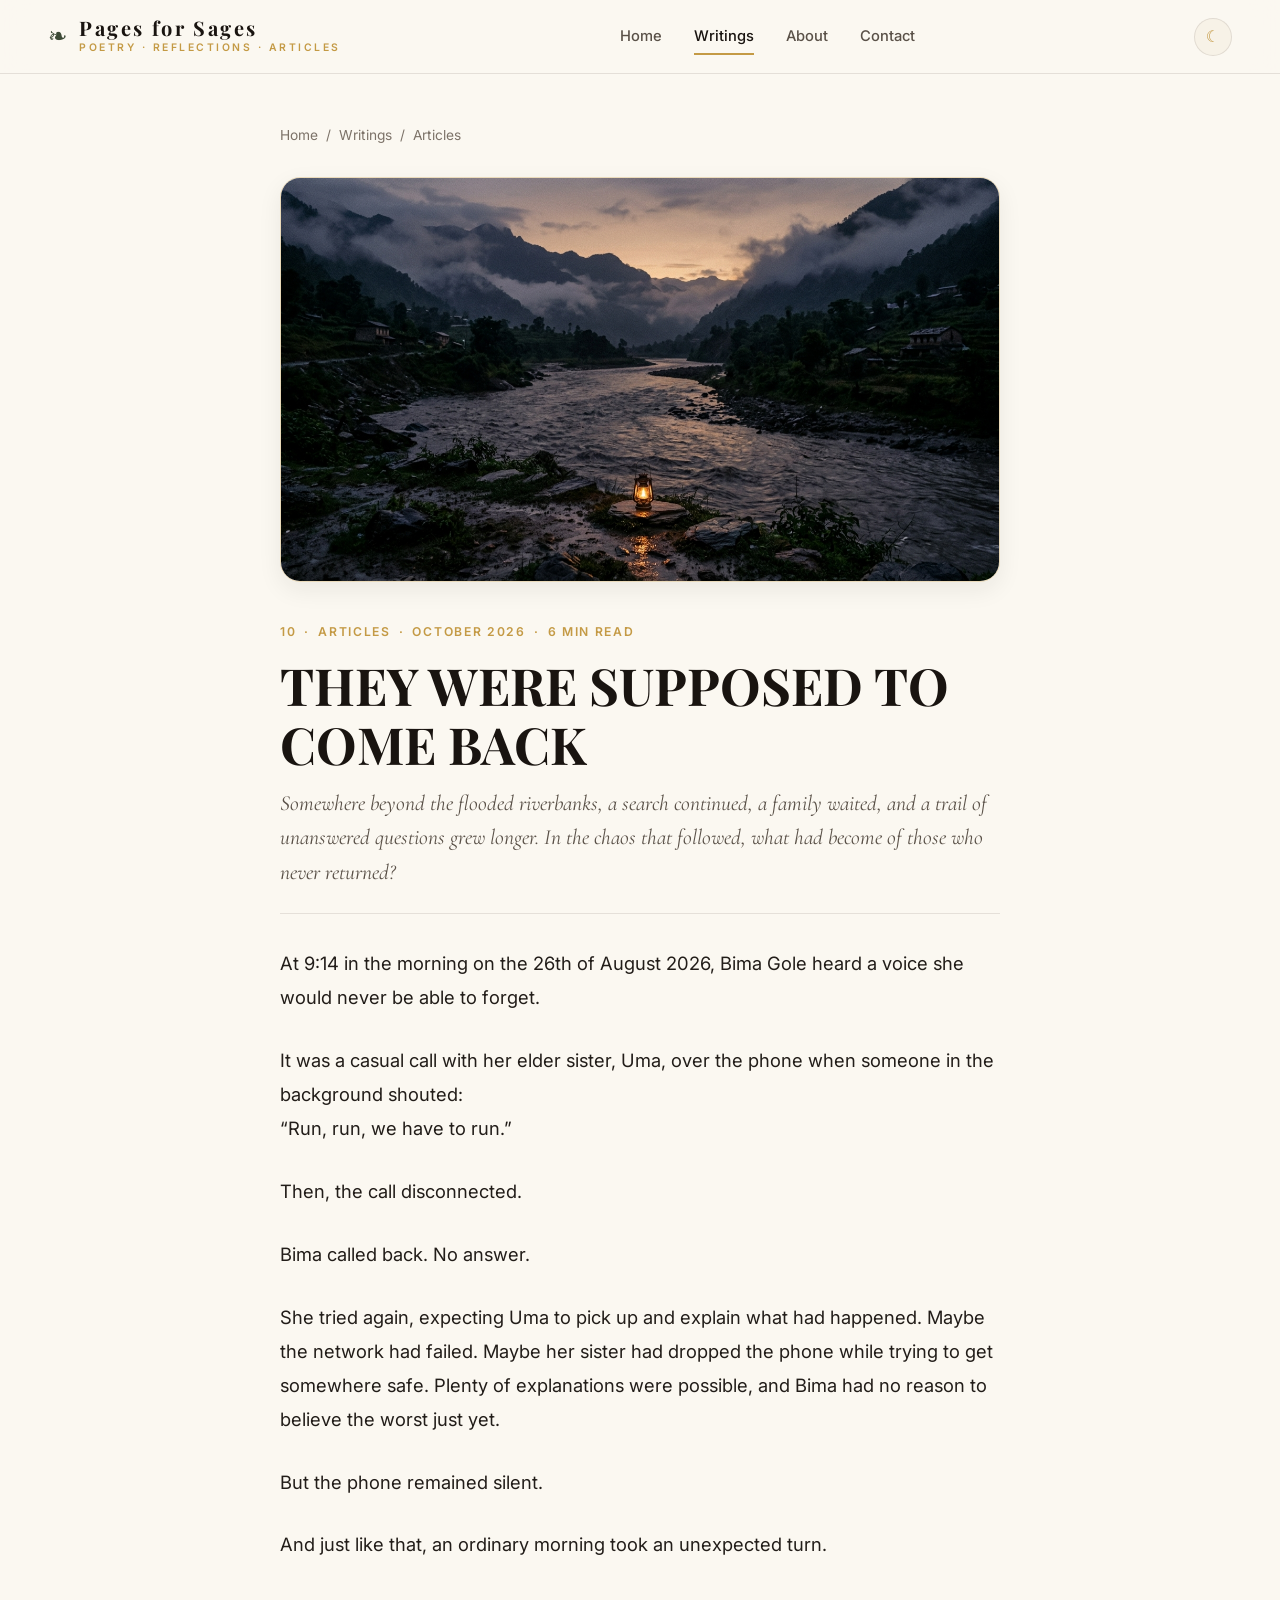
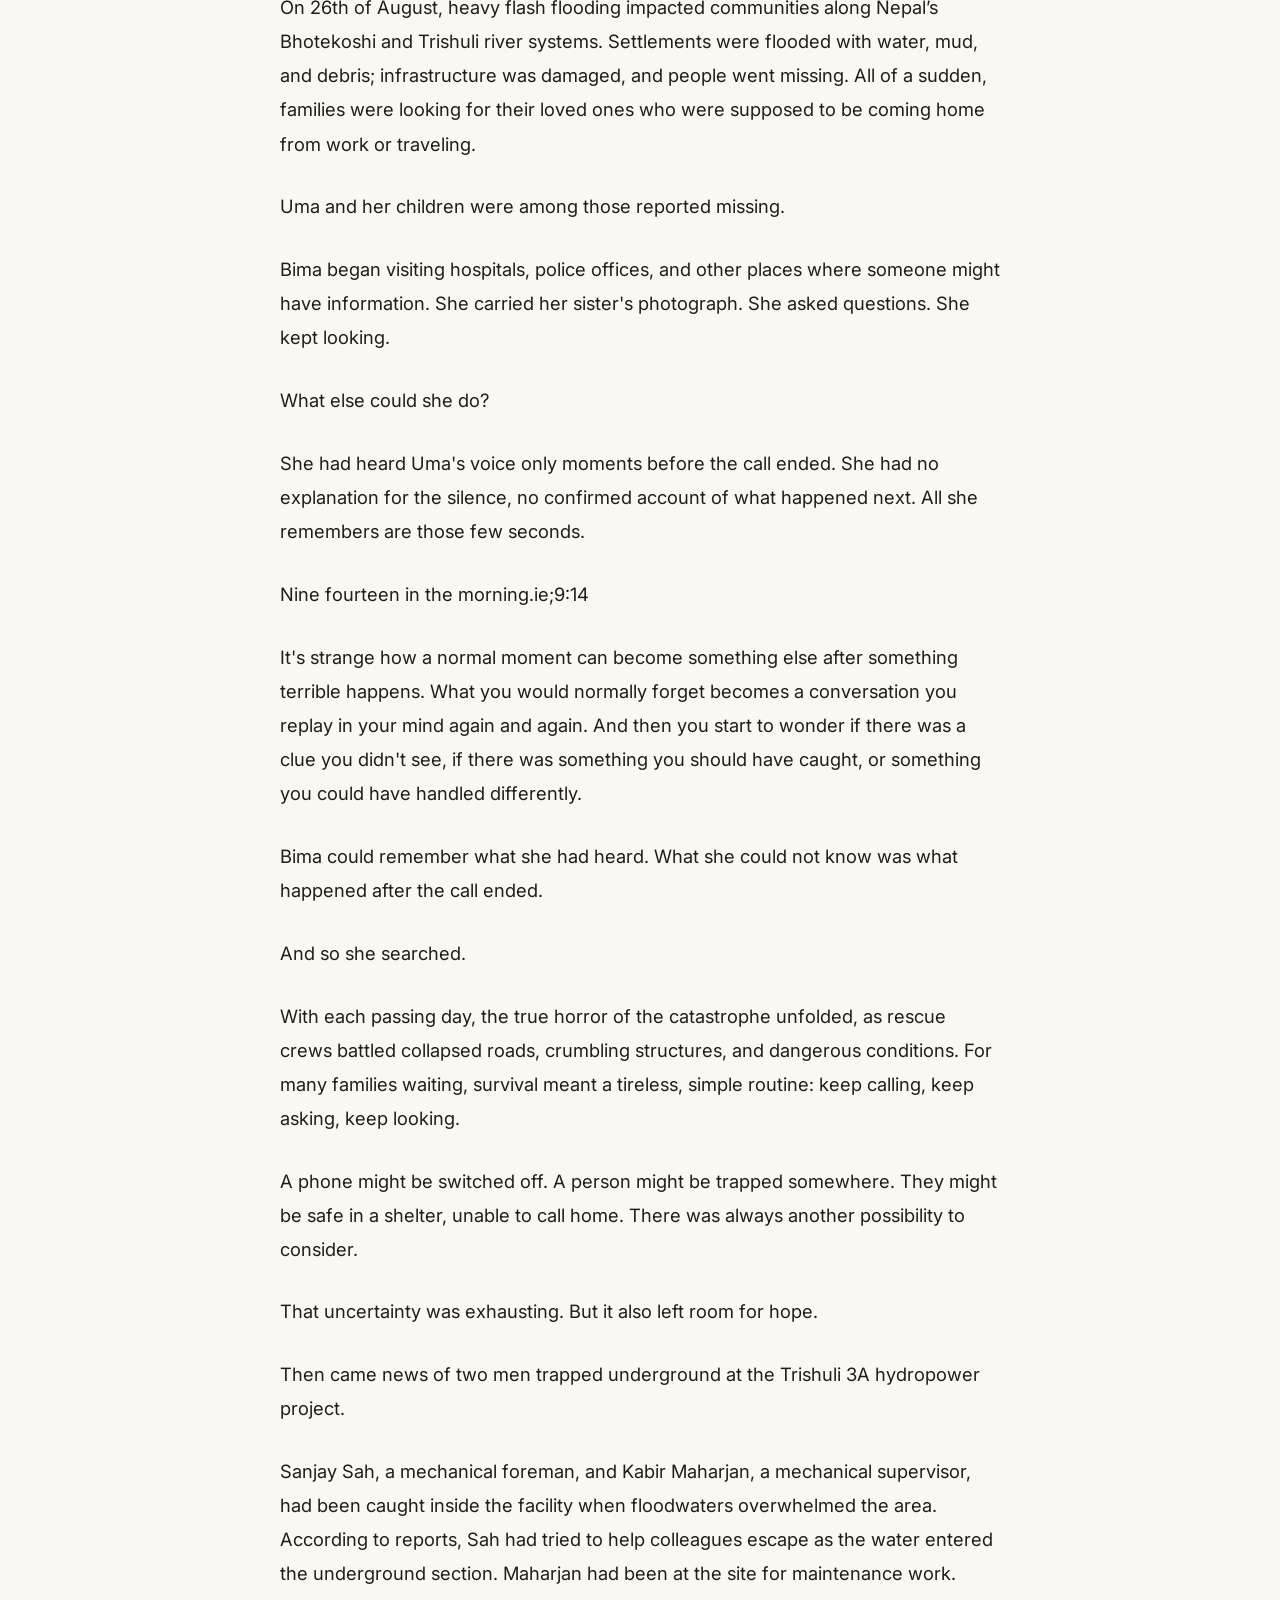
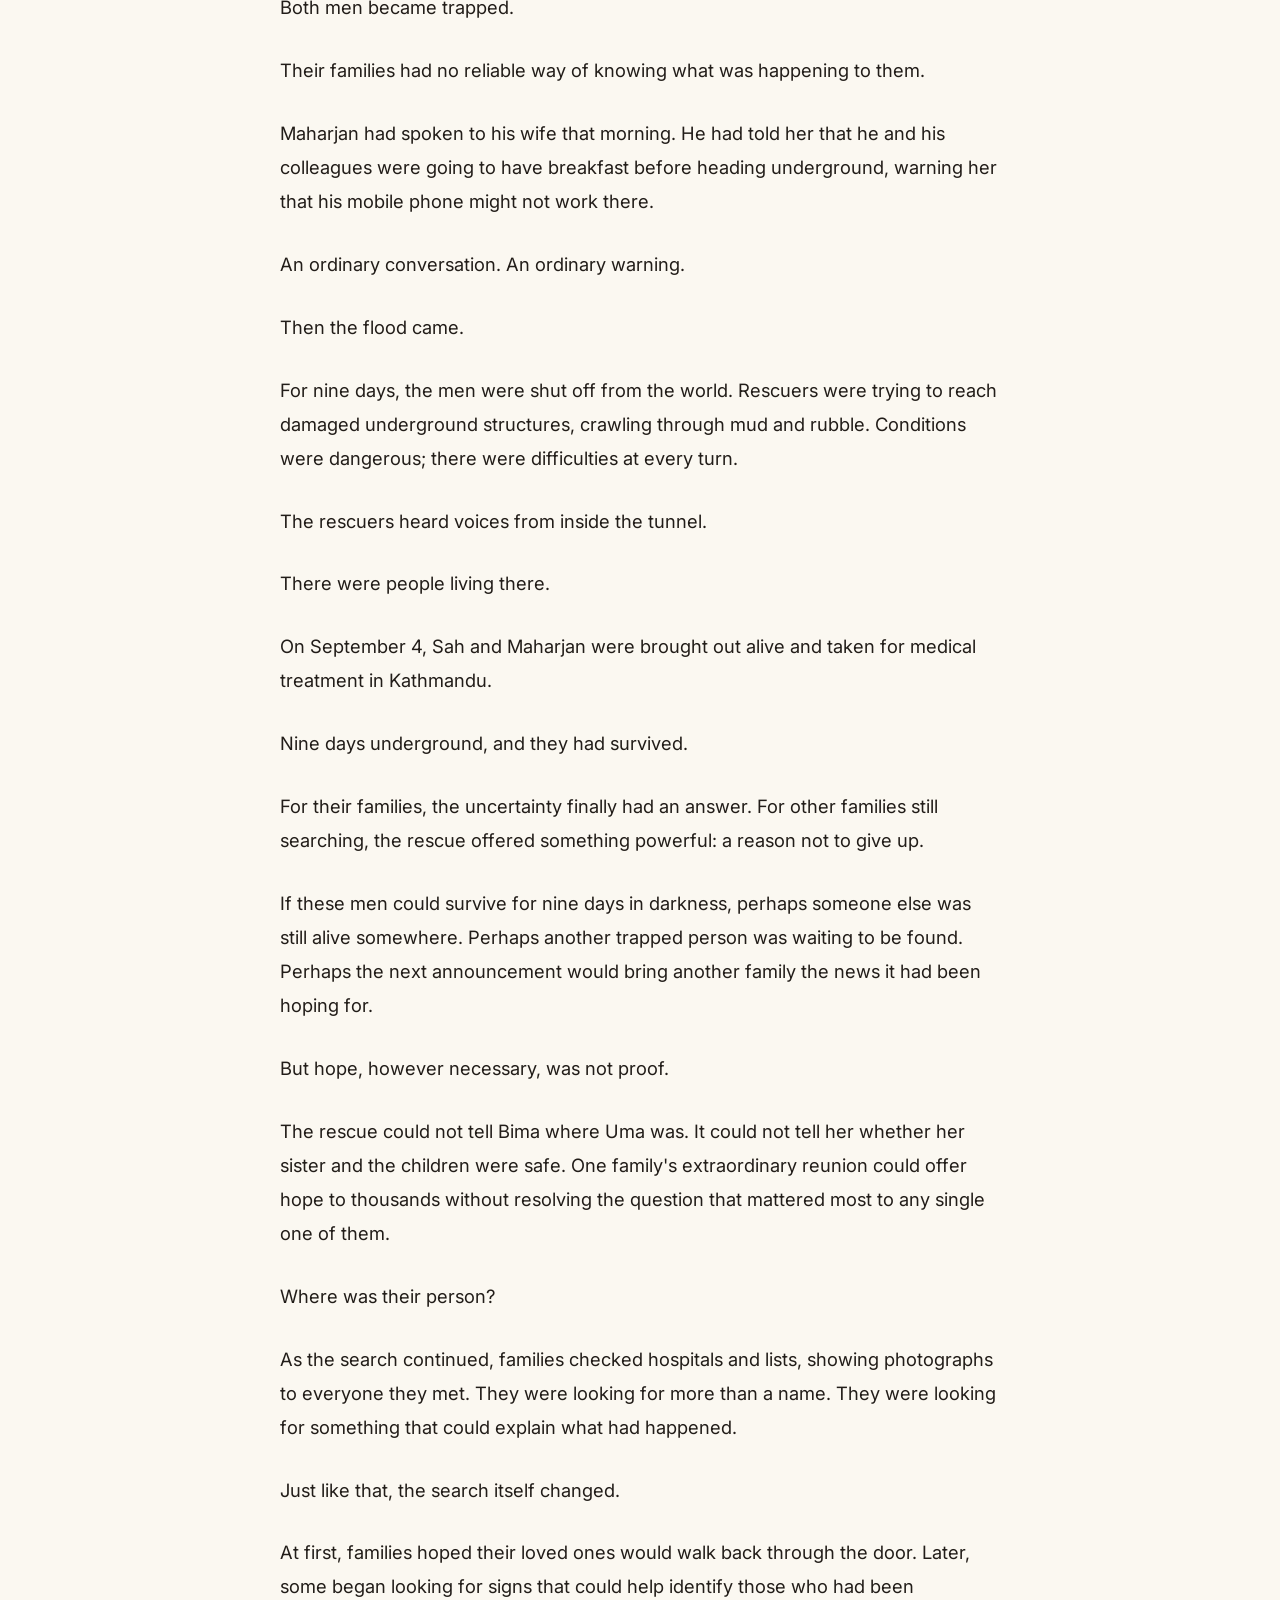
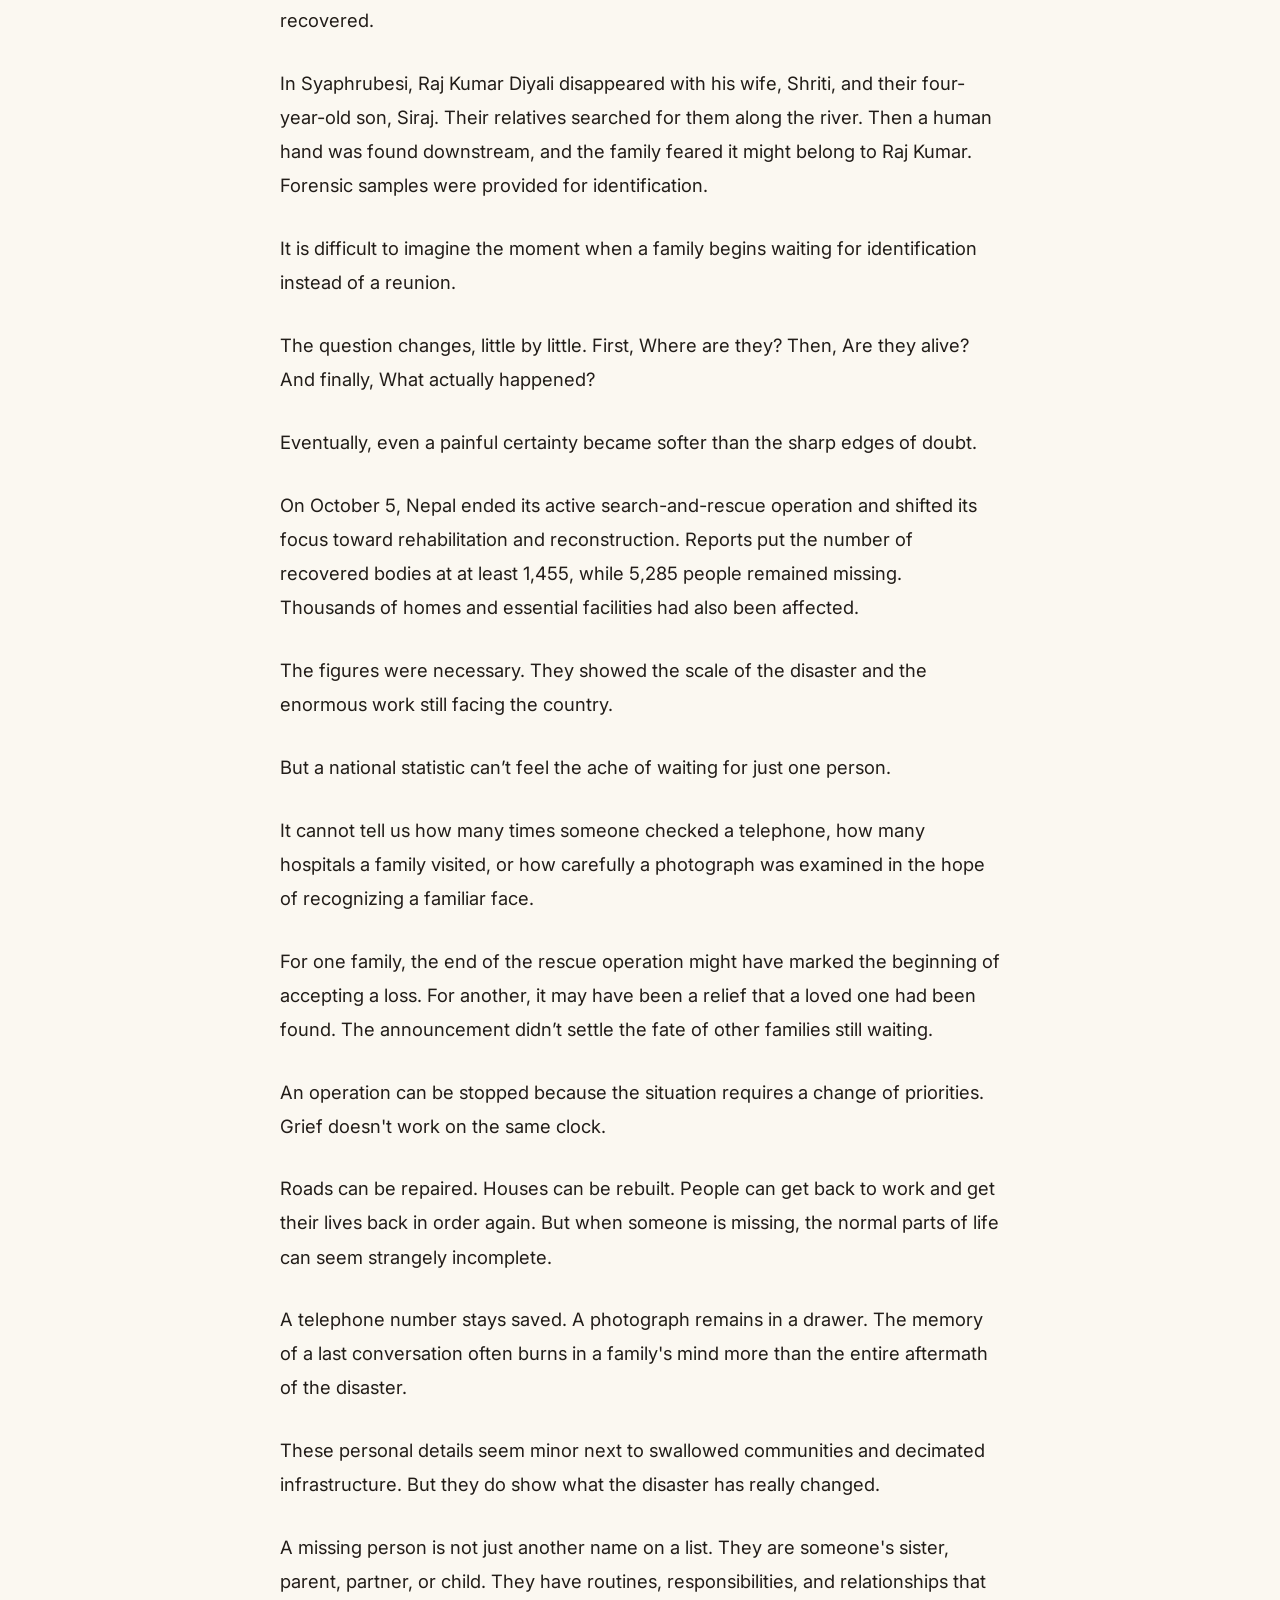
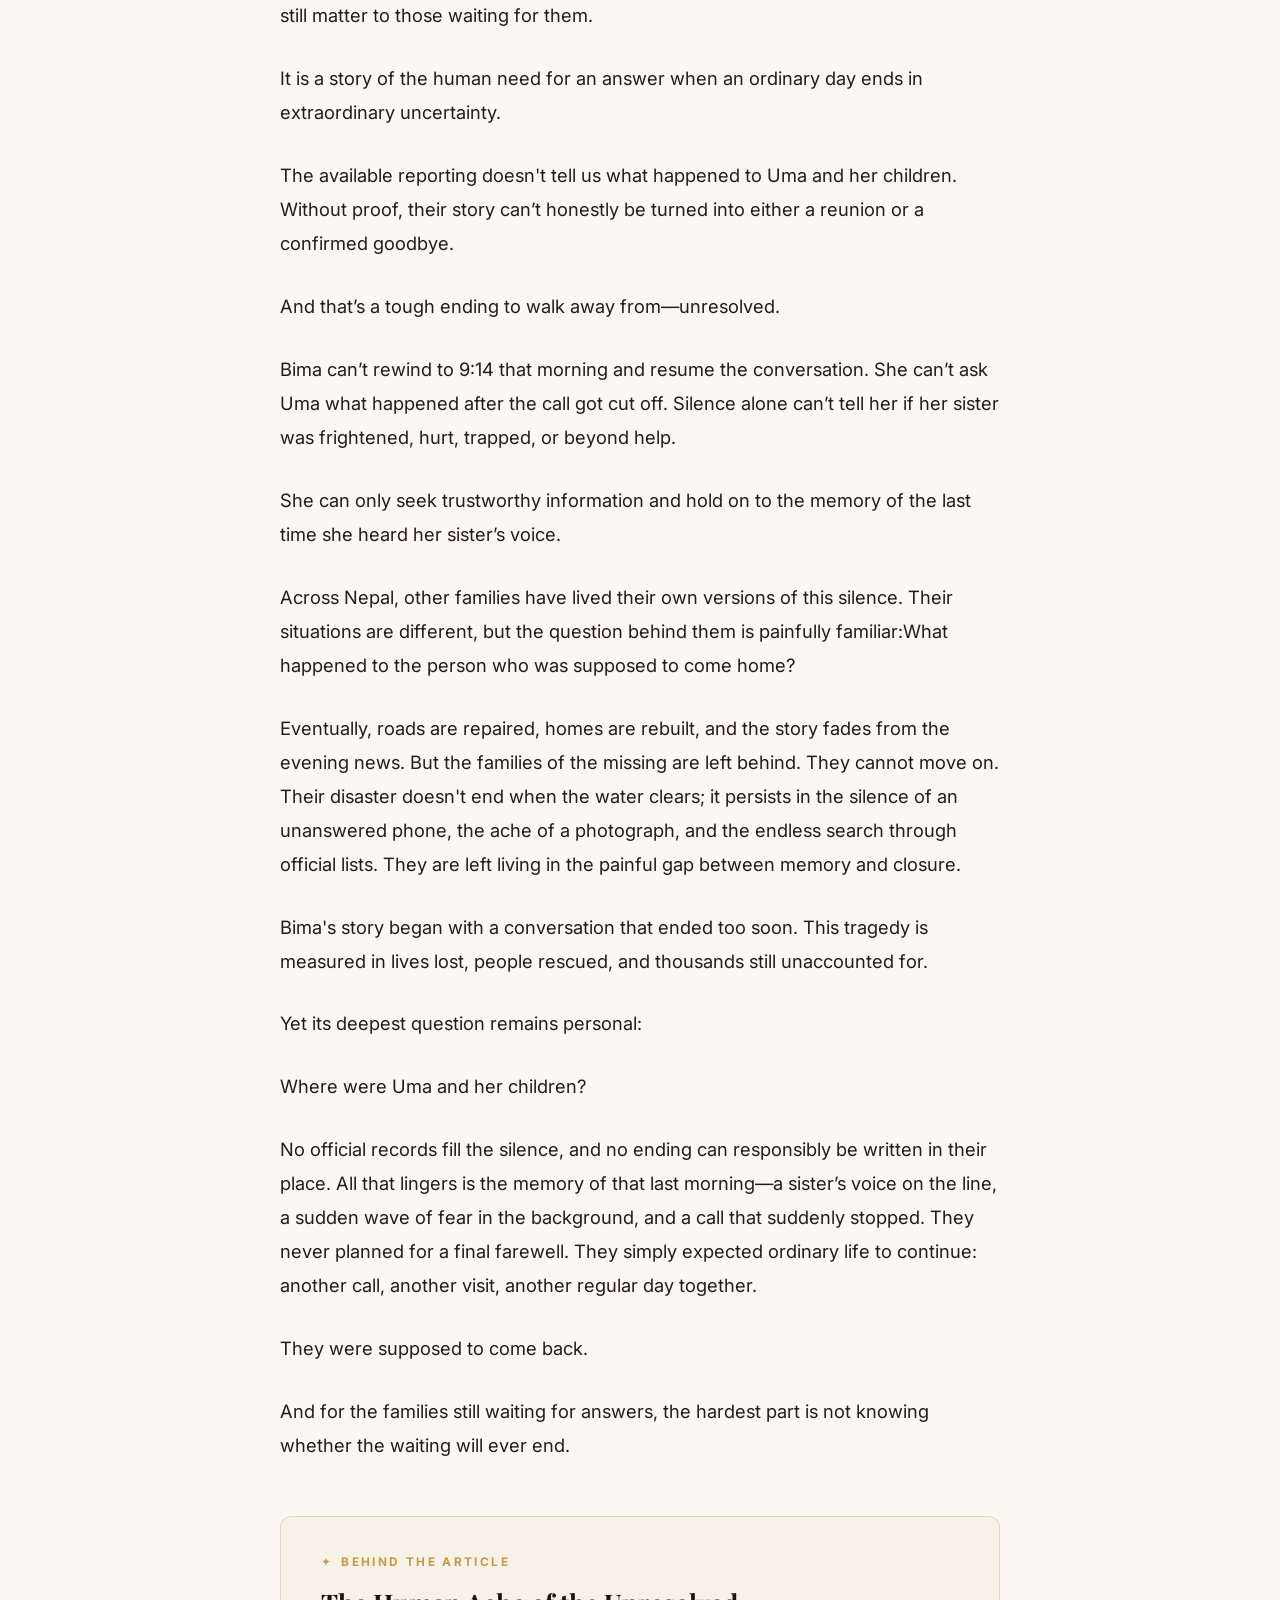
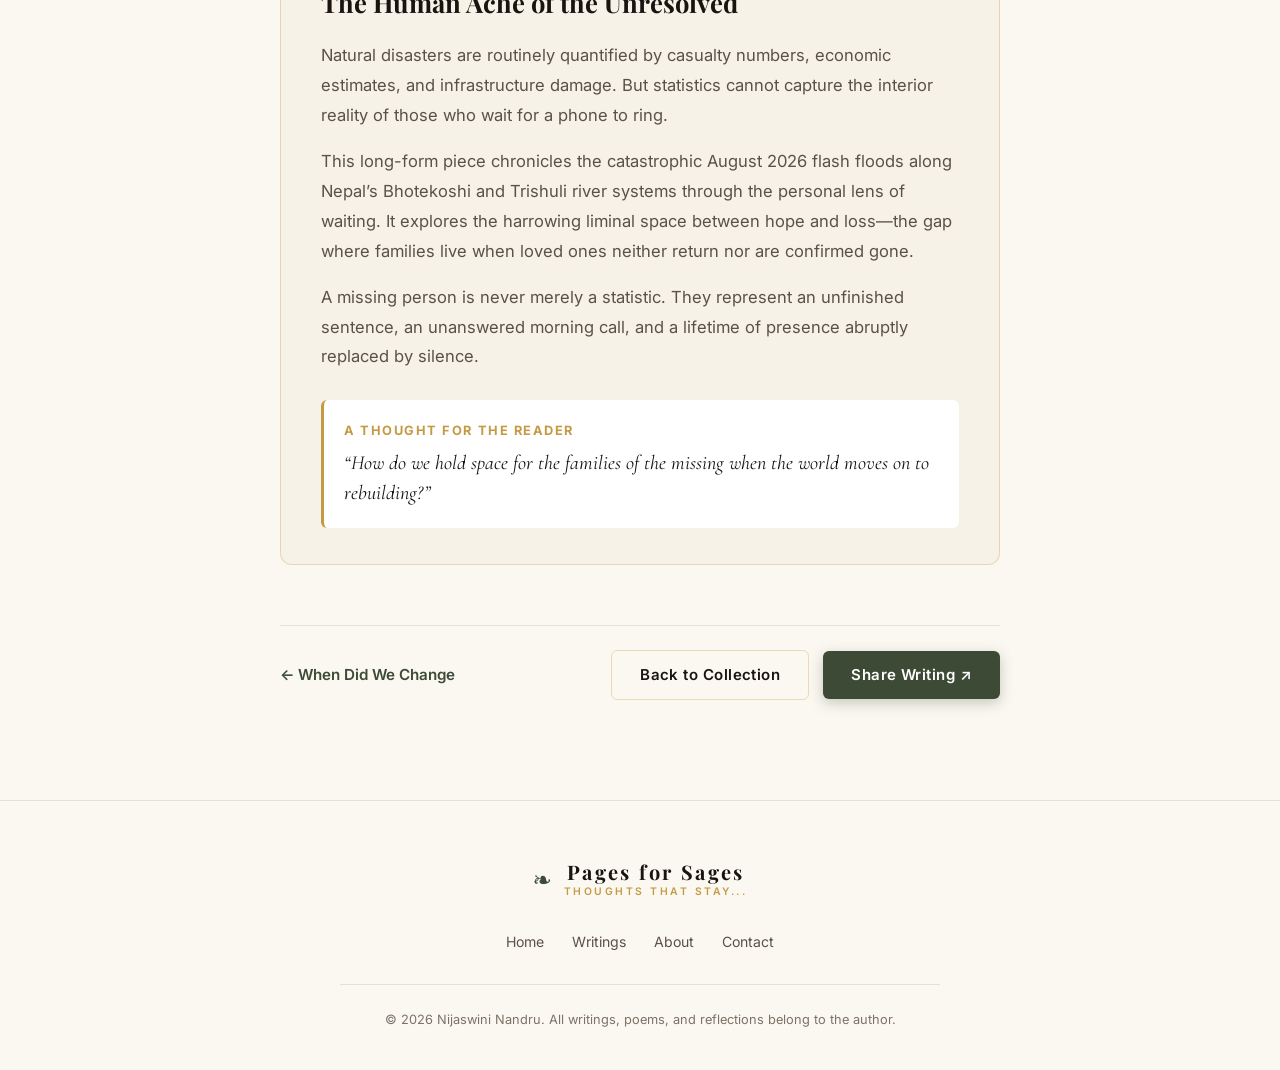
<file: writings/they-were-supposed-to-come-back.html>
﻿<!DOCTYPE html>
<html lang="en">
<head>
  <meta charset="utf-8">
  <meta name="viewport" content="width=device-width, initial-scale=1.0">
  <meta name="theme-color" content="#3d4a36">
  <meta name="description" content="When did we change from laughing freely to hiding behind forced smiles? — When Did We Change? by Nijaswini Nandru.">
  <title>When Did We Change? — Pages for Sages</title>

  <link rel="preconnect" href="https://fonts.googleapis.com">
  <link rel="preconnect" href="https://fonts.gstatic.com" crossorigin>
  <link href="https://fonts.googleapis.com/css2?family=Caveat:wght@500;600&family=Cormorant+Garamond:ital,wght@0,400;0,500;0,600;0,700;1,400;1,600&family=Inter:wght@300;400;500;600;700&family=Playfair+Display:ital,wght@0,500;0,600;0,700;1,500;1,600&display=swap" rel="stylesheet">

  <link rel="stylesheet" href="../css/styles.css">
  <style>
/* ==========================================================================
   NIJAASWINI — MASTER LITERARY DESIGN SYSTEM
   Author: Nijaswini Nandru
   "Thoughts that stay..."
   ========================================================================== */

@import url('https://fonts.googleapis.com/css2?family=Caveat:wght@500;600&family=Cormorant+Garamond:ital,wght@0,400;0,500;0,600;0,700;1,400;1,600&family=Inter:wght@300;400;500;600;700&family=Playfair+Display:ital,wght@0,500;0,600;0,700;1,500;1,600&display=swap');

:root {
  /* Warm Literary Palette (Default Light) */
  --bg-page: #fbf8f1;
  --bg-page-tint: #f5efe3;
  --bg-card: #ffffff;
  --bg-card-subtle: #f7f2e7;
  --bg-surface: #ede5d5;
  --bg-glass: rgba(251, 248, 241, 0.88);
  --bg-glass-card: rgba(255, 255, 255, 0.85);

  --color-ink: #221d19;
  --color-ink-headings: #191410;
  --color-ink-muted: #5a5148;
  --color-ink-subtle: #7c7268;

  --color-olive: #3d4a36;
  --color-olive-dark: #2a3325;
  --color-olive-light: #526349;
  --color-olive-soft: rgba(61, 74, 54, 0.08);

  --color-earth: #6b5745;
  --color-earth-soft: rgba(107, 87, 69, 0.1);

  --color-gold: #c49a45;
  --color-gold-bright: #dfb55c;
  --color-gold-soft: rgba(196, 154, 69, 0.16);
  --color-gold-border: rgba(196, 154, 69, 0.38);

  --color-amber: #de7e43;
  --color-amber-soft: rgba(222, 126, 67, 0.12);

  --border-delicate: rgba(90, 81, 72, 0.14);
  --border-gold: rgba(196, 154, 69, 0.32);

  --shadow-sm: 0 2px 8px rgba(34, 29, 25, 0.04);
  --shadow-md: 0 8px 24px rgba(34, 29, 25, 0.07);
  --shadow-lg: 0 16px 40px rgba(34, 29, 25, 0.1);
  --shadow-gold: 0 8px 28px rgba(196, 154, 69, 0.15);

  /* Fonts */
  --font-serif: 'Playfair Display', Georgia, serif;
  --font-editorial: 'Cormorant Garamond', Georgia, serif;
  --font-sans: 'Inter', system-ui, -apple-system, sans-serif;
  --font-script: 'Caveat', cursive;

  /* Layout */
  --max-width: 1200px;
  --max-reading-width: 760px;
  --header-height: 74px;
  --radius-sm: 6px;
  --radius-md: 12px;
  --radius-lg: 20px;
  --radius-full: 9999px;

  --transition-smooth: all 0.28s cubic-bezier(0.16, 1, 0.3, 1);
}

/* Warm Dark Theme (Espresso, Amber & Gold) */
body.dark-mode {
  --bg-page: #151311;
  --bg-page-tint: #1c1815;
  --bg-card: #201b17;
  --bg-card-subtle: #27221d;
  --bg-surface: #2d2722;
  --bg-glass: rgba(21, 19, 17, 0.92);
  --bg-glass-card: rgba(32, 27, 23, 0.9);

  --color-ink: #f0e9dc;
  --color-ink-headings: #fcf8f0;
  --color-ink-muted: #b8ab9a;
  --color-ink-subtle: #948674;

  --color-olive: #687e5b;
  --color-olive-dark: #819b71;
  --color-olive-light: #9ab48b;
  --color-olive-soft: rgba(104, 126, 91, 0.18);

  --color-earth: #b29b86;
  --color-earth-soft: rgba(178, 155, 134, 0.15);

  --color-gold: #dfb55c;
  --color-gold-bright: #ebd082;
  --color-gold-soft: rgba(223, 181, 92, 0.2);
  --color-gold-border: rgba(223, 181, 92, 0.45);

  --color-amber: #e8915b;
  --color-amber-soft: rgba(232, 145, 91, 0.18);

  --border-delicate: rgba(240, 233, 220, 0.1);
  --border-gold: rgba(223, 181, 92, 0.35);

  --shadow-sm: 0 2px 8px rgba(0, 0, 0, 0.35);
  --shadow-md: 0 8px 24px rgba(0, 0, 0, 0.45);
  --shadow-lg: 0 16px 40px rgba(0, 0, 0, 0.6);
  --shadow-gold: 0 8px 28px rgba(223, 181, 92, 0.2);
}

/* Base Reset & Typography */
*, *::before, *::after {
  box-sizing: border-box;
  margin: 0;
  padding: 0;
}

html {
  font-size: 16px;
  scroll-behavior: smooth;
  scroll-padding-top: var(--header-height);
  -webkit-text-size-adjust: 100%;
}

body {
  background-color: var(--bg-page);
  color: var(--color-ink);
  font-family: var(--font-sans);
  line-height: 1.65;
  text-rendering: optimizeLegibility;
  -webkit-font-smoothing: antialiased;
  -moz-osx-font-smoothing: grayscale;
  transition: background-color 0.4s ease, color 0.4s ease;
  overflow-x: hidden;
}

a {
  color: inherit;
  text-decoration: none;
  transition: var(--transition-smooth);
}

img {
  max-width: 100%;
  height: auto;
  display: block;
}

button, input, textarea, select {
  font: inherit;
  color: inherit;
  border: none;
  background: none;
}

/* Skip link for Accessibility */
.skip-link {
  position: absolute;
  top: -60px;
  left: 20px;
  background: var(--color-olive);
  color: #ffffff;
  padding: 10px 18px;
  border-radius: var(--radius-sm);
  z-index: 1000;
  font-weight: 500;
  transition: top 0.2s ease;
}
.skip-link:focus {
  top: 16px;
}

/* Layout Wrappers */
.section-wrap {
  width: 100%;
  max-width: var(--max-width);
  margin-left: auto;
  margin-right: auto;
  padding-left: 24px;
  padding-right: 24px;
}

.reading-wrap {
  max-width: var(--max-reading-width);
  margin-left: auto;
  margin-right: auto;
  padding-left: 20px;
  padding-right: 20px;
}

/* Section Headings */
.section-heading {
  display: flex;
  justify-content: space-between;
  align-items: flex-end;
  margin-bottom: 40px;
  border-bottom: 1px solid var(--border-delicate);
  padding-bottom: 20px;
}

.eyebrow {
  font-size: 0.76rem;
  letter-spacing: 0.22em;
  text-transform: uppercase;
  color: var(--color-gold);
  font-weight: 600;
  margin-bottom: 8px;
  display: flex;
  align-items: center;
  gap: 8px;
}

.eyebrow::before {
  content: "❧";
  font-size: 0.95rem;
  color: var(--color-olive);
}

.section-heading h2 {
  font-family: var(--font-serif);
  font-size: 2.25rem;
  font-weight: 600;
  color: var(--color-ink-headings);
  line-height: 1.2;
}

.section-heading h2 em {
  font-style: italic;
  font-weight: 400;
  color: var(--color-olive);
}

.heading-note {
  font-size: 0.92rem;
  color: var(--color-ink-subtle);
  font-style: italic;
  font-family: var(--font-editorial);
  font-size: 1.15rem;
}

/* ==========================================================================
   SITE HEADER & NAVIGATION
   ========================================================================== */
.site-header {
  position: sticky;
  top: 0;
  left: 0;
  width: 100%;
  height: var(--header-height);
  background: var(--bg-glass);
  backdrop-filter: blur(14px);
  -webkit-backdrop-filter: blur(14px);
  border-bottom: 1px solid var(--border-delicate);
  z-index: 100;
  display: flex;
  align-items: center;
  justify-content: space-between;
  padding: 0 clamp(16px, 4vw, 48px);
  transition: background-color 0.3s ease, border-color 0.3s ease;
}

.wordmark {
  display: flex;
  align-items: center;
  gap: 12px;
  color: var(--color-ink-headings);
}

.wordmark .brand-leaf {
  font-size: 1.45rem;
  color: var(--color-olive);
  line-height: 1;
  transition: transform 0.3s ease;
}

.wordmark:hover .brand-leaf {
  transform: rotate(15deg) scale(1.1);
}

.wordmark-text {
  display: flex;
  flex-direction: column;
}

.wordmark-name {
  font-family: var(--font-serif);
  font-size: 1.25rem;
  letter-spacing: 0.12em;
  font-weight: 700;
  line-height: 1.1;
  color: var(--color-ink-headings);
}

.wordmark-tag {
  font-size: 0.65rem;
  letter-spacing: 0.24em;
  text-transform: uppercase;
  color: var(--color-gold);
  font-weight: 600;
}

.site-nav {
  display: flex;
  align-items: center;
  gap: 32px;
}

.site-nav a {
  font-size: 0.92rem;
  font-weight: 500;
  color: var(--color-ink-muted);
  position: relative;
  padding: 6px 0;
}

.site-nav a::after {
  content: '';
  position: absolute;
  bottom: 0;
  left: 0;
  width: 0;
  height: 2px;
  background: var(--color-gold);
  transition: width 0.25s ease;
}

.site-nav a:hover,
.site-nav a.active {
  color: var(--color-ink-headings);
}

.site-nav a:hover::after,
.site-nav a.active::after {
  width: 100%;
}

.header-tools {
  display: flex;
  align-items: center;
  gap: 14px;
}

.search-box {
  display: flex;
  align-items: center;
  gap: 8px;
  background: var(--bg-card-subtle);
  border: 1px solid var(--border-delicate);
  border-radius: var(--radius-full);
  padding: 6px 14px;
  transition: var(--transition-smooth);
}

.search-box:focus-within {
  border-color: var(--color-gold);
  box-shadow: 0 0 0 3px var(--color-gold-soft);
  background: var(--bg-card);
}

.search-box span {
  font-size: 0.95rem;
  color: var(--color-gold);
}

.search-box input {
  font-size: 0.86rem;
  width: 140px;
  transition: width 0.25s ease;
}

.search-box input:focus {
  width: 190px;
  outline: none;
}

.theme-toggle {
  width: 38px;
  height: 38px;
  border-radius: var(--radius-full);
  display: flex;
  align-items: center;
  justify-content: center;
  background: var(--bg-card-subtle);
  border: 1px solid var(--border-delicate);
  cursor: pointer;
  font-size: 1rem;
  color: var(--color-gold);
  transition: var(--transition-smooth);
}

.theme-toggle:hover {
  background: var(--color-gold-soft);
  border-color: var(--color-gold);
  transform: rotate(20deg);
}

.menu-toggle {
  display: none;
  width: 40px;
  height: 40px;
  border-radius: var(--radius-sm);
  background: var(--bg-card-subtle);
  border: 1px solid var(--border-delicate);
  font-size: 1.25rem;
  color: var(--color-ink-headings);
  cursor: pointer;
}

/* ==========================================================================
   BUTTONS & ACCENTS
   ========================================================================== */
.button {
  display: inline-flex;
  align-items: center;
  justify-content: center;
  gap: 10px;
  padding: 12px 28px;
  font-size: 0.94rem;
  font-weight: 600;
  border-radius: var(--radius-sm);
  cursor: pointer;
  transition: var(--transition-smooth);
  letter-spacing: 0.03em;
}

.button-primary {
  background-color: var(--color-olive);
  color: #ffffff;
  box-shadow: 0 4px 14px rgba(61, 74, 54, 0.28);
}

.button-primary:hover {
  background-color: var(--color-olive-dark);
  box-shadow: 0 6px 20px rgba(61, 74, 54, 0.4);
  transform: translateY(-2px);
  color: #ffffff;
}

.button-secondary {
  background: transparent;
  color: var(--color-ink-headings);
  border: 1px solid var(--border-gold);
}

.button-secondary:hover {
  background: var(--color-gold-soft);
  border-color: var(--color-gold);
  transform: translateY(-2px);
}

.button-light {
  background: #ffffff;
  color: var(--color-ink-headings);
  box-shadow: var(--shadow-md);
}

.button-light:hover {
  background: var(--bg-page-tint);
  transform: translateY(-2px);
}

.text-link {
  display: inline-flex;
  align-items: center;
  gap: 6px;
  font-size: 0.95rem;
  font-weight: 600;
  color: var(--color-olive);
  cursor: pointer;
}

.text-link:hover {
  color: var(--color-gold);
  transform: translateX(3px);
}

/* ==========================================================================
   HERO SECTION & CINEMATIC CHARACTER STAGE
   ========================================================================== */
.hero {
  position: relative;
  min-height: calc(100vh - var(--header-height));
  display: grid;
  grid-template-columns: 1.05fr 0.95fr;
  align-items: center;
  padding: 40px clamp(24px, 5vw, 64px);
  max-width: 1400px;
  margin: 0 auto;
  gap: 40px;
  overflow: hidden;
}

.hero-copy {
  z-index: 10;
  max-width: 620px;
}

.hero-tagline {
  font-family: var(--font-script);
  font-size: 2.2rem;
  color: var(--color-gold);
  line-height: 1.1;
  margin-bottom: 12px;
  display: block;
}

.hero h1 {
  font-family: var(--font-serif);
  font-size: clamp(3rem, 5.5vw, 5rem);
  font-weight: 700;
  line-height: 1.02;
  color: var(--color-ink-headings);
  letter-spacing: -0.015em;
  margin-bottom: 24px;
}

.hero h1 em {
  font-style: italic;
  font-weight: 400;
  color: var(--color-olive);
  display: inline-block;
}

.hero-description {
  font-size: 1.15rem;
  line-height: 1.8;
  color: var(--color-ink-muted);
  margin-bottom: 36px;
  font-family: var(--font-editorial);
  font-size: 1.35rem;
}

.hero-actions {
  display: flex;
  align-items: center;
  gap: 16px;
  margin-bottom: 40px;
  flex-wrap: wrap;
}

.hero-stats {
  display: flex;
  gap: 32px;
  padding-top: 24px;
  border-top: 1px solid var(--border-delicate);
}

.hero-stats span {
  display: flex;
  flex-direction: column;
}

.hero-stats b {
  font-family: var(--font-serif);
  font-size: 1.6rem;
  color: var(--color-olive);
  line-height: 1;
}

.hero-stats small {
  font-size: 0.78rem;
  color: var(--color-ink-subtle);
  letter-spacing: 0.08em;
  text-transform: uppercase;
  margin-top: 4px;
}

/* Character Stage & Canvas Scrubbing Engine */
.hero-visual {
  position: relative;
  width: 100%;
  height: clamp(520px, 75vh, 760px);
  display: flex;
  align-items: center;
  justify-content: center;
  user-select: none;
}

.character-stage {
  position: relative;
  width: 100%;
  height: 100%;
  border-radius: var(--radius-lg);
  overflow: hidden;
  background: radial-gradient(circle at 60% 40%, rgba(223, 181, 92, 0.18) 0%, rgba(61, 74, 54, 0.1) 60%, transparent 85%);
  box-shadow: inset 0 0 0 1px var(--border-gold);
  cursor: ew-resize;
}

.character-canvas {
  position: absolute;
  inset: 0;
  width: 100%;
  height: 100%;
  object-fit: cover;
  pointer-events: none;
}

/* Atmospheric decorative rings behind character */
.stage-halo {
  position: absolute;
  width: 480px;
  height: 480px;
  border-radius: 50%;
  border: 1px dashed var(--color-gold-border);
  top: 50%;
  left: 50%;
  transform: translate(-50%, -50%);
  pointer-events: none;
  animation: slowSpin 120s linear infinite;
}

.stage-halo-inner {
  position: absolute;
  width: 360px;
  height: 360px;
  border-radius: 50%;
  border: 1px solid var(--color-gold-border);
  top: 50%;
  left: 50%;
  transform: translate(-50%, -50%);
  pointer-events: none;
}

@keyframes slowSpin {
  from { transform: translate(-50%, -50%) rotate(0deg); }
  to { transform: translate(-50%, -50%) rotate(360deg); }
}

/* Floating literary note pills */
.floating-note {
  position: absolute;
  background: var(--bg-glass-card);
  backdrop-filter: blur(10px);
  -webkit-backdrop-filter: blur(10px);
  padding: 10px 18px;
  border-radius: var(--radius-md);
  border: 1px solid var(--border-gold);
  font-family: var(--font-script);
  font-size: 1.25rem;
  color: var(--color-ink-headings);
  box-shadow: var(--shadow-md);
  pointer-events: none;
  z-index: 5;
  transition: transform 0.4s ease;
}

.note-top {
  top: 40px;
  right: 20px;
  transform: rotate(2.5deg);
}

.note-bottom {
  bottom: 85px;
  left: 20px;
  font-size: 1.15rem;
  transform: rotate(-2deg);
}

/* Scrubber Telemetry & Controls Pill */
.scrub-telemetry-pill {
  position: absolute;
  bottom: 18px;
  left: 50%;
  transform: translateX(-50%);
  background: rgba(22, 19, 17, 0.88);
  backdrop-filter: blur(12px);
  -webkit-backdrop-filter: blur(12px);
  color: #f0e9dc;
  padding: 8px 16px;
  border-radius: var(--radius-full);
  border: 1px solid rgba(223, 181, 92, 0.4);
  font-size: 0.76rem;
  letter-spacing: 0.05em;
  display: flex;
  align-items: center;
  gap: 14px;
  z-index: 15;
  pointer-events: auto;
  box-shadow: 0 4px 20px rgba(0, 0, 0, 0.3);
  max-width: 95%;
}

.telemetry-indicator {
  display: flex;
  align-items: center;
  gap: 6px;
  color: var(--color-gold-bright);
  font-weight: 600;
}

.telemetry-indicator .pulse-dot {
  width: 7px;
  height: 7px;
  border-radius: 50%;
  background: var(--color-gold-bright);
  box-shadow: 0 0 8px var(--color-gold-bright);
  animation: dotPulse 2s infinite ease-in-out;
}

@keyframes dotPulse {
  0%, 100% { opacity: 0.4; transform: scale(0.9); }
  50% { opacity: 1; transform: scale(1.2); }
}

.telemetry-hint {
  color: #c4b9a8;
  font-size: 0.74rem;
  white-space: nowrap;
}

.telemetry-frame-num {
  font-family: monospace;
  background: rgba(255, 255, 255, 0.1);
  padding: 2px 7px;
  border-radius: 4px;
  color: #ffffff;
}

/* ==========================================================================
   VALUES & ETHOS STRIP
   ========================================================================== */
.values-strip {
  background: var(--bg-card-subtle);
  border-top: 1px solid var(--border-delicate);
  border-bottom: 1px solid var(--border-delicate);
  padding: 28px clamp(24px, 5vw, 64px);
  display: grid;
  grid-template-columns: repeat(3, 1fr) 1.2fr;
  align-items: center;
  gap: 28px;
}

.values-item {
  display: flex;
  align-items: flex-start;
  gap: 14px;
}

.value-icon {
  font-size: 1.4rem;
  color: var(--color-gold);
  line-height: 1;
}

.value-text b {
  display: block;
  font-size: 0.95rem;
  color: var(--color-ink-headings);
  font-weight: 600;
}

.value-text small {
  display: block;
  font-size: 0.82rem;
  color: var(--color-ink-subtle);
  margin-top: 2px;
}

.values-quote {
  font-family: var(--font-script);
  font-size: 1.45rem;
  color: var(--color-olive);
  text-align: right;
  line-height: 1.25;
  border-left: 1px solid var(--border-delicate);
  padding-left: 24px;
}

/* ==========================================================================
   DOORWAYS / CATEGORY CARDS
   ========================================================================== */
.category-section {
  padding-top: 80px;
  padding-bottom: 80px;
}

.category-grid {
  display: grid;
  grid-template-columns: repeat(4, 1fr);
  gap: 24px;
}

.category-card {
  position: relative;
  background: var(--bg-card);
  border: 1px solid var(--border-delicate);
  border-radius: var(--radius-md);
  overflow: hidden;
  box-shadow: var(--shadow-sm);
  display: flex;
  flex-direction: column;
  transition: var(--transition-smooth);
}

.category-card:hover {
  transform: translateY(-6px);
  box-shadow: var(--shadow-md);
  border-color: var(--color-gold-border);
}

.category-photo-wrap {
  width: 100%;
  height: 200px;
  position: relative;
  overflow: hidden;
  background-color: var(--bg-surface);
}

.category-photo {
  width: 100%;
  height: 100%;
  object-fit: cover;
  transition: transform 0.6s cubic-bezier(0.16, 1, 0.3, 1);
}

.category-card:hover .category-photo {
  transform: scale(1.06);
}

.category-info {
  padding: 24px;
  display: flex;
  flex-direction: column;
  flex-grow: 1;
}

.category-order {
  font-size: 0.72rem;
  letter-spacing: 0.18em;
  color: var(--color-gold);
  font-weight: 600;
  text-transform: uppercase;
  margin-bottom: 8px;
}

.category-info h3 {
  font-family: var(--font-serif);
  font-size: 1.4rem;
  color: var(--color-ink-headings);
  margin-bottom: 8px;
}

.category-info p {
  font-size: 0.88rem;
  color: var(--color-ink-muted);
  line-height: 1.55;
  margin-bottom: 20px;
  flex-grow: 1;
}

.category-action {
  font-size: 0.86rem;
  font-weight: 600;
  color: var(--color-olive);
  display: flex;
  align-items: center;
  gap: 6px;
  transition: color 0.2s ease;
}

.category-card:hover .category-action {
  color: var(--color-gold);
}

/* ==========================================================================
   FEATURED POEM SECTION
   ========================================================================== */
.featured-section {
  padding-bottom: 80px;
}

.featured-card {
  display: grid;
  grid-template-columns: 1fr 1.15fr;
  background: var(--bg-card);
  border: 1px solid var(--border-gold);
  border-radius: var(--radius-lg);
  overflow: hidden;
  box-shadow: var(--shadow-md);
}

.featured-visual {
  position: relative;
  min-height: 420px;
  background-color: var(--bg-surface);
  overflow: hidden;
}

.featured-visual img {
  width: 100%;
  height: 100%;
  object-fit: cover;
  transition: transform 0.8s ease;
}

.featured-card:hover .featured-visual img {
  transform: scale(1.04);
}

.featured-stamp {
  position: absolute;
  top: 24px;
  left: 24px;
  background: rgba(22, 19, 17, 0.82);
  color: var(--color-gold-bright);
  padding: 6px 14px;
  border-radius: var(--radius-full);
  font-size: 0.72rem;
  letter-spacing: 0.16em;
  font-weight: 700;
  border: 1px solid rgba(223, 181, 92, 0.4);
  backdrop-filter: blur(8px);
}

.featured-visual-caption {
  position: absolute;
  bottom: 24px;
  left: 24px;
  right: 24px;
  color: #ffffff;
  font-family: var(--font-script);
  font-size: 1.45rem;
  text-shadow: 0 2px 8px rgba(0, 0, 0, 0.7);
}

.featured-content {
  padding: clamp(32px, 5vw, 60px);
  display: flex;
  flex-direction: column;
  justify-content: center;
}

.post-meta {
  font-size: 0.76rem;
  letter-spacing: 0.14em;
  text-transform: uppercase;
  color: var(--color-gold);
  font-weight: 600;
  display: flex;
  align-items: center;
  gap: 8px;
  margin-bottom: 14px;
}

.featured-content h3 {
  font-family: var(--font-serif);
  font-size: clamp(2rem, 3.5vw, 2.8rem);
  color: var(--color-ink-headings);
  line-height: 1.15;
  margin-bottom: 16px;
}

.featured-excerpt {
  font-family: var(--font-editorial);
  font-size: 1.3rem;
  line-height: 1.7;
  color: var(--color-ink-muted);
  font-style: italic;
  margin-bottom: 32px;
}

.featured-footnote {
  margin-top: 20px;
  font-size: 0.82rem;
  color: var(--color-ink-subtle);
  font-style: italic;
}

/* ==========================================================================
   WRITINGS COLLECTION & FILTERING
   ========================================================================== */
.writing-section {
  padding-top: 60px;
  padding-bottom: 100px;
}

.writing-tools {
  display: flex;
  justify-content: space-between;
  align-items: center;
  margin-bottom: 36px;
  gap: 20px;
  flex-wrap: wrap;
}

.filters {
  display: inline-flex;
  background: var(--bg-card-subtle);
  border: 1px solid var(--border-delicate);
  border-radius: var(--radius-full);
  padding: 4px;
  gap: 4px;
}

.filter {
  padding: 8px 22px;
  border-radius: var(--radius-full);
  font-size: 0.88rem;
  font-weight: 500;
  color: var(--color-ink-muted);
  cursor: pointer;
  transition: var(--transition-smooth);
}

.filter:hover {
  color: var(--color-ink-headings);
}

.filter.active {
  background: var(--color-olive);
  color: #ffffff;
  box-shadow: 0 2px 8px rgba(61, 74, 54, 0.25);
}

.writing-count-badge {
  font-size: 0.85rem;
  color: var(--color-ink-subtle);
  font-family: var(--font-editorial);
  font-size: 1.15rem;
}

/* Post Cards Grid */
.post-grid {
  display: grid;
  grid-template-columns: repeat(3, 1fr);
  gap: 30px;
}

.post-card {
  background: var(--bg-card);
  border: 1px solid var(--border-delicate);
  border-radius: var(--radius-md);
  overflow: hidden;
  box-shadow: var(--shadow-sm);
  display: flex;
  flex-direction: column;
  transition: var(--transition-smooth);
}

.post-card:hover {
  transform: translateY(-6px);
  box-shadow: var(--shadow-md);
  border-color: var(--color-gold-border);
}

.post-card-btn {
  text-align: left;
  display: flex;
  flex-direction: column;
  height: 100%;
  cursor: pointer;
  background: none;
  border: none;
  padding: 0;
  width: 100%;
}

.post-art {
  width: 100%;
  height: 220px;
  position: relative;
  overflow: hidden;
  background: var(--bg-surface);
}

.post-art img {
  width: 100%;
  height: 100%;
  object-fit: cover;
  transition: transform 0.6s cubic-bezier(0.16, 1, 0.3, 1);
}

.post-card:hover .post-art img {
  transform: scale(1.06);
}

.post-art-number {
  position: absolute;
  top: 14px;
  left: 14px;
  font-family: monospace;
  font-size: 0.74rem;
  font-weight: 700;
  background: rgba(22, 19, 17, 0.78);
  color: var(--color-gold-bright);
  padding: 3px 8px;
  border-radius: 4px;
  backdrop-filter: blur(6px);
}

.post-art-category {
  position: absolute;
  top: 14px;
  right: 14px;
  font-size: 0.68rem;
  letter-spacing: 0.12em;
  text-transform: uppercase;
  background: rgba(22, 19, 17, 0.78);
  color: #ffffff;
  padding: 3px 9px;
  border-radius: var(--radius-full);
  backdrop-filter: blur(6px);
}

.post-card-content {
  padding: 24px;
  display: flex;
  flex-direction: column;
  flex-grow: 1;
}

.post-card-content h3 {
  font-family: var(--font-serif);
  font-size: 1.45rem;
  color: var(--color-ink-headings);
  margin-bottom: 10px;
  line-height: 1.25;
}

.post-excerpt {
  font-size: 0.92rem;
  color: var(--color-ink-muted);
  line-height: 1.6;
  margin-bottom: 24px;
  flex-grow: 1;
}

.card-read-action {
  font-size: 0.88rem;
  font-weight: 600;
  color: var(--color-olive);
  display: flex;
  align-items: center;
  gap: 6px;
  transition: color 0.2s ease;
}

.post-card:hover .card-read-action {
  color: var(--color-gold);
}

/* Empty State / Notice Card */
.empty-state {
  text-align: center;
  padding: 60px 20px;
  background: var(--bg-card-subtle);
  border: 1px dashed var(--border-gold);
  border-radius: var(--radius-md);
  margin: 30px 0;
}

.empty-state h4 {
  font-family: var(--font-serif);
  font-size: 1.6rem;
  color: var(--color-ink-headings);
  margin-bottom: 12px;
}

.empty-state p {
  color: var(--color-ink-muted);
  max-width: 520px;
  margin: 0 auto;
}

/* Placeholder card for Renewal or Articles */
.placeholder-card {
  border: 1px dashed var(--color-gold-border);
  background: var(--bg-card-subtle);
  padding: 36px 28px;
  border-radius: var(--radius-md);
  text-align: center;
  display: flex;
  flex-direction: column;
  align-items: center;
  justify-content: center;
  min-height: 320px;
}

.placeholder-badge {
  font-size: 0.72rem;
  letter-spacing: 0.16em;
  text-transform: uppercase;
  background: var(--color-gold-soft);
  color: var(--color-gold);
  border: 1px solid var(--color-gold-border);
  padding: 4px 12px;
  border-radius: var(--radius-full);
  font-weight: 600;
  margin-bottom: 16px;
}

.placeholder-card h3 {
  font-family: var(--font-serif);
  font-size: 1.5rem;
  color: var(--color-ink-headings);
  margin-bottom: 10px;
}

.placeholder-card p {
  font-size: 0.92rem;
  color: var(--color-ink-muted);
  max-width: 420px;
  line-height: 1.6;
}

/* ==========================================================================
   QUOTE BAND / LITERARY RESPITE
   ========================================================================== */
.quote-band {
  position: relative;
  background: var(--color-olive-dark);
  color: #fbf8f1;
  padding: 90px clamp(24px, 5vw, 64px);
  text-align: center;
  overflow: hidden;
}

.quote-band::before {
  content: "“";
  position: absolute;
  top: -40px;
  left: 50%;
  transform: translateX(-50%);
  font-family: var(--font-serif);
  font-size: 16rem;
  color: rgba(255, 255, 255, 0.04);
  line-height: 1;
  pointer-events: none;
}

.quote-band blockquote {
  font-family: var(--font-editorial);
  font-size: clamp(1.8rem, 3.2vw, 2.7rem);
  line-height: 1.4;
  font-style: italic;
  max-width: 820px;
  margin: 0 auto 24px;
}

.quote-band cite {
  font-size: 0.92rem;
  letter-spacing: 0.15em;
  text-transform: uppercase;
  color: var(--color-gold-bright);
  font-style: normal;
  font-weight: 500;
}

/* ==========================================================================
   ABOUT THE AUTHOR (HOMEPAGE SECTION & STANDALONE PAGE)
   ========================================================================== */
.about-section {
  padding-top: 100px;
  padding-bottom: 100px;
}

.about-grid {
  display: grid;
  grid-template-columns: 0.9fr 1.1fr;
  gap: 60px;
  align-items: center;
}

.about-visual {
  position: relative;
}

.about-photo-frame {
  position: relative;
  border-radius: var(--radius-lg);
  overflow: hidden;
  box-shadow: var(--shadow-lg);
  border: 1px solid var(--border-gold);
}

.about-photo-frame img {
  width: 100%;
  height: clamp(400px, 55vh, 600px);
  object-fit: cover;
}

.about-photo-caption {
  position: absolute;
  bottom: 20px;
  right: 20px;
  background: var(--bg-glass-card);
  backdrop-filter: blur(8px);
  padding: 6px 16px;
  border-radius: var(--radius-full);
  font-family: var(--font-script);
  font-size: 1.25rem;
  color: var(--color-ink-headings);
  border: 1px solid var(--border-gold);
}

.about-copy h2 {
  font-family: var(--font-serif);
  font-size: clamp(2.4rem, 4vw, 3.2rem);
  line-height: 1.15;
  color: var(--color-ink-headings);
  margin-bottom: 24px;
}

.about-copy h2 em {
  font-style: italic;
  font-weight: 400;
  color: var(--color-olive);
}

.about-copy p {
  font-size: 1.08rem;
  line-height: 1.85;
  color: var(--color-ink-muted);
  margin-bottom: 20px;
}

.about-copy p:first-of-type {
  font-family: var(--font-editorial);
  font-size: 1.35rem;
  color: var(--color-ink-headings);
}

/* ==========================================================================
   CONTACT SECTION & FORM
   ========================================================================== */
.contact-section {
  padding-top: 80px;
  padding-bottom: 100px;
  background: var(--bg-card-subtle);
  border-top: 1px solid var(--border-delicate);
}

.contact-inner {
  max-width: 720px;
  margin: 0 auto;
  text-align: center;
}

.contact-inner h2 {
  font-family: var(--font-serif);
  font-size: 2.8rem;
  color: var(--color-ink-headings);
  margin-bottom: 16px;
}

.contact-inner h2 em {
  font-style: italic;
  font-weight: 400;
  color: var(--color-olive);
}

.contact-inner p {
  font-size: 1.1rem;
  color: var(--color-ink-muted);
  margin-bottom: 36px;
}

.contact-form {
  background: var(--bg-card);
  border: 1px solid var(--border-delicate);
  border-radius: var(--radius-lg);
  padding: clamp(24px, 5vw, 44px);
  text-align: left;
  box-shadow: var(--shadow-md);
}

.form-group {
  margin-bottom: 22px;
}

.form-group label {
  display: block;
  font-size: 0.84rem;
  font-weight: 600;
  letter-spacing: 0.05em;
  color: var(--color-ink-headings);
  margin-bottom: 8px;
}

.form-group input,
.form-group select,
.form-group textarea {
  width: 100%;
  padding: 12px 16px;
  background: var(--bg-page);
  border: 1px solid var(--border-delicate);
  border-radius: var(--radius-sm);
  color: var(--color-ink);
  transition: var(--transition-smooth);
}

.form-group input:focus,
.form-group select:focus,
.form-group textarea:focus {
  outline: none;
  border-color: var(--color-gold);
  box-shadow: 0 0 0 3px var(--color-gold-soft);
  background: var(--bg-card);
}

.form-helper {
  font-size: 0.78rem;
  color: var(--color-ink-subtle);
  margin-top: 6px;
}

.form-status-msg {
  padding: 14px 18px;
  border-radius: var(--radius-sm);
  margin-top: 20px;
  font-size: 0.92rem;
  display: none;
}

.form-status-msg.status-success {
  display: block;
  background: rgba(61, 74, 54, 0.12);
  color: var(--color-olive-dark);
  border: 1px solid var(--color-olive);
}

.form-status-msg.status-error {
  display: block;
  background: rgba(222, 126, 67, 0.12);
  color: var(--color-amber);
  border: 1px solid var(--color-amber);
}

/* ==========================================================================
   FOOTER
   ========================================================================== */
.site-footer {
  background: var(--bg-page);
  border-top: 1px solid var(--border-delicate);
  padding: 60px clamp(24px, 5vw, 64px) 40px;
  display: flex;
  flex-direction: column;
  align-items: center;
  text-align: center;
  gap: 20px;
}

.footer-nav {
  display: flex;
  gap: 28px;
  margin: 10px 0;
}

.footer-nav a {
  font-size: 0.88rem;
  color: var(--color-ink-muted);
}

.footer-nav a:hover {
  color: var(--color-gold);
}

.footer-copyright {
  font-size: 0.8rem;
  color: var(--color-ink-subtle);
  border-top: 1px solid var(--border-delicate);
  padding-top: 24px;
  width: 100%;
  max-width: 600px;
}

/* ==========================================================================
   DEDICATED READING VIEW & MODAL READER
   ========================================================================== */
.reader-modal {
  width: min(920px, 94vw);
  max-height: 90vh;
  margin: auto;
  border: 1px solid var(--border-gold);
  border-radius: var(--radius-lg);
  background: var(--bg-card);
  color: var(--color-ink);
  box-shadow: 0 25px 70px rgba(0, 0, 0, 0.45);
  padding: 0;
  overflow: hidden;
}

.reader-modal::backdrop {
  background: rgba(18, 15, 13, 0.75);
  backdrop-filter: blur(8px);
}

.reader-header {
  position: sticky;
  top: 0;
  background: var(--bg-glass);
  backdrop-filter: blur(12px);
  -webkit-backdrop-filter: blur(12px);
  border-bottom: 1px solid var(--border-delicate);
  display: flex;
  justify-content: space-between;
  align-items: center;
  padding: 14px 28px;
  z-index: 10;
}

.reader-brand {
  font-family: var(--font-serif);
  font-size: 0.95rem;
  letter-spacing: 0.1em;
  color: var(--color-gold);
  font-weight: 700;
}

.reader-close-btn {
  width: 34px;
  height: 34px;
  border-radius: 50%;
  background: var(--bg-card-subtle);
  border: 1px solid var(--border-delicate);
  color: var(--color-ink);
  display: flex;
  align-items: center;
  justify-content: center;
  cursor: pointer;
  font-size: 1.1rem;
  transition: var(--transition-smooth);
}

.reader-close-btn:hover {
  background: var(--color-gold-soft);
  color: var(--color-gold);
  transform: rotate(90deg);
}

.reader-body {
  padding: 40px clamp(24px, 6vw, 64px) 60px;
  overflow-y: auto;
  max-height: calc(90vh - 65px);
}

.reader-hero-visual {
  width: 100%;
  height: 280px;
  border-radius: var(--radius-md);
  overflow: hidden;
  margin-bottom: 32px;
  position: relative;
}

.reader-hero-visual img {
  width: 100%;
  height: 100%;
  object-fit: cover;
}

.reader-title {
  font-family: var(--font-serif);
  font-size: clamp(2.2rem, 4vw, 3.2rem);
  line-height: 1.15;
  color: var(--color-ink-headings);
  margin-bottom: 12px;
}

.reader-lead {
  font-family: var(--font-editorial);
  font-size: 1.35rem;
  font-style: italic;
  color: var(--color-ink-muted);
  line-height: 1.6;
  margin-bottom: 32px;
  padding-bottom: 24px;
  border-bottom: 1px solid var(--border-delicate);
}

/* POEM TEXT — Exact Stanza Preservation */
.poem-container {
  margin: 36px 0;
  font-family: var(--font-editorial);
  font-size: 1.42rem;
  line-height: 1.85;
  color: var(--color-ink-headings);
}

.poem-stanza {
  margin-bottom: 2.2rem;
  white-space: pre-line;
}

/* BEHIND THE LINES (AUTHOR INTERPRETATION) */
.behind-the-lines {
  margin-top: 54px;
  background: var(--bg-card-subtle);
  border: 1px solid var(--border-gold);
  border-radius: var(--radius-md);
  padding: 36px clamp(20px, 4vw, 40px);
  position: relative;
}

.behind-kicker {
  font-size: 0.74rem;
  letter-spacing: 0.2em;
  text-transform: uppercase;
  color: var(--color-gold);
  font-weight: 700;
  margin-bottom: 8px;
  display: flex;
  align-items: center;
  gap: 8px;
}

.behind-kicker::before {
  content: "✦";
  color: var(--color-gold);
}

.behind-the-lines h3 {
  font-family: var(--font-serif);
  font-size: 1.6rem;
  color: var(--color-ink-headings);
  margin-bottom: 18px;
}

.behind-copy p {
  font-size: 1.04rem;
  line-height: 1.8;
  color: var(--color-ink-muted);
  margin-bottom: 16px;
}

.reflection-prompt-box {
  margin-top: 28px;
  padding: 20px;
  background: var(--bg-card);
  border-left: 3px solid var(--color-gold);
  border-radius: var(--radius-sm);
}

.reflection-prompt-box b {
  display: block;
  font-size: 0.8rem;
  letter-spacing: 0.12em;
  text-transform: uppercase;
  color: var(--color-gold);
  margin-bottom: 6px;
}

.reflection-prompt-box p {
  font-family: var(--font-editorial);
  font-size: 1.25rem;
  font-style: italic;
  color: var(--color-ink-headings);
  line-height: 1.5;
  margin-bottom: 0;
}

.reader-actions {
  display: flex;
  align-items: center;
  justify-content: space-between;
  margin-top: 48px;
  padding-top: 24px;
  border-top: 1px solid var(--border-delicate);
  flex-wrap: wrap;
  gap: 16px;
}

.reader-nav-links {
  display: flex;
  gap: 20px;
}

/* ==========================================================================
   STANDALONE READING PAGES (writings/the-last-dream.html etc.)
   ========================================================================== */
.standalone-reading-page {
  padding: 50px 0 100px;
}

.breadcrumb {
  display: flex;
  align-items: center;
  gap: 8px;
  font-size: 0.86rem;
  color: var(--color-ink-subtle);
  margin-bottom: 30px;
}

.breadcrumb a:hover {
  color: var(--color-gold);
}

.standalone-hero-visual {
  width: 100%;
  height: clamp(300px, 45vh, 460px);
  border-radius: var(--radius-lg);
  overflow: hidden;
  margin-bottom: 40px;
  border: 1px solid var(--border-gold);
  box-shadow: var(--shadow-md);
}

.standalone-hero-visual img {
  width: 100%;
  height: 100%;
  object-fit: cover;
}

/* ==========================================================================
   RESPONSIVE MEDIA QUERIES
   ========================================================================== */
@media (max-width: 1024px) {
  .hero {
    grid-template-columns: 1fr;
    padding-top: 30px;
    gap: 30px;
    text-align: center;
  }

  .hero-copy {
    max-width: 100%;
    margin: 0 auto;
    display: flex;
    flex-direction: column;
    align-items: center;
  }

  .hero-stats {
    justify-content: center;
  }

  .hero-visual {
    height: 520px;
    max-width: 500px;
    margin: 0 auto;
  }

  .values-strip {
    grid-template-columns: repeat(2, 1fr);
  }

  .values-quote {
    grid-column: span 2;
    text-align: center;
    border-left: none;
    border-top: 1px solid var(--border-delicate);
    padding-top: 18px;
    padding-left: 0;
  }

  .category-grid {
    grid-template-columns: repeat(2, 1fr);
  }

  .post-grid {
    grid-template-columns: repeat(2, 1fr);
  }

  .about-grid {
    grid-template-columns: 1fr;
    gap: 40px;
  }
}

@media (max-width: 768px) {
  :root {
    --header-height: 64px;
  }

  .menu-toggle {
    display: flex;
    align-items: center;
    justify-content: center;
  }

  .site-nav {
    position: fixed;
    top: var(--header-height);
    left: 0;
    width: 100%;
    background: var(--bg-glass);
    backdrop-filter: blur(20px);
    -webkit-backdrop-filter: blur(20px);
    border-bottom: 1px solid var(--border-delicate);
    flex-direction: column;
    padding: 24px;
    gap: 20px;
    transform: translateY(-120%);
    opacity: 0;
    pointer-events: none;
    transition: var(--transition-smooth);
    z-index: 99;
  }

  .site-nav.nav-open {
    transform: translateY(0);
    opacity: 1;
    pointer-events: auto;
  }

  .header-search {
    display: none;
  }

  .featured-card {
    grid-template-columns: 1fr;
  }

  .featured-visual {
    min-height: 280px;
  }

  .category-grid {
    grid-template-columns: 1fr;
  }

  .post-grid {
    grid-template-columns: 1fr;
  }

  .hero-visual {
    height: 440px;
  }

  .note-top, .note-bottom {
    display: none;
  }

  .values-strip {
    grid-template-columns: 1fr;
    gap: 20px;
  }

  .values-quote {
    grid-column: span 1;
  }

  .section-heading {
    flex-direction: column;
    align-items: flex-start;
    gap: 8px;
  }
}

/* Reduced Motion */
@media (prefers-reduced-motion: reduce) {
  *, *::before, *::after {
    animation-duration: 0.01ms !important;
    animation-iteration-count: 1 !important;
    transition-duration: 0.01ms !important;
    scroll-behavior: auto !important;
  }
}


/* Fallbacks for missing or unextracted assets */
.category-photo-wrap {
  background: radial-gradient(circle at 50% 50%, rgba(223, 181, 92, 0.25) 0%, rgba(61, 74, 54, 0.5) 100%), #2c3627;
  display: flex;
  align-items: center;
  justify-content: center;
}
.category-photo-wrap::before {
  content: "❧";
  font-size: 3rem;
  color: var(--color-gold-bright);
  opacity: 0.6;
  position: absolute;
}

.post-art {
  background: radial-gradient(circle at 60% 40%, rgba(223, 181, 92, 0.22) 0%, rgba(61, 74, 54, 0.4) 100%), #2c3627;
  display: flex;
  align-items: center;
  justify-content: center;
}
.post-art::before {
  content: "✦";
  font-size: 2.5rem;
  color: var(--color-gold-bright);
  opacity: 0.5;
  position: absolute;
}

.featured-visual {
  background: radial-gradient(circle at 50% 50%, rgba(223, 181, 92, 0.28) 0%, rgba(42, 51, 37, 0.7) 100%), #2a3325;
}

.character-stage {
  background: radial-gradient(circle at 60% 40%, rgba(223, 181, 92, 0.28) 0%, rgba(61, 74, 54, 0.2) 60%, rgba(22, 19, 17, 0.95) 100%), #1c1815;
}

.about-photo-frame {
  background: radial-gradient(circle at 50% 50%, rgba(223, 181, 92, 0.2) 0%, rgba(61, 74, 54, 0.3) 100%), #2c3627;
}

img {
  transition: opacity 0.3s ease;
}
  </style>
  <script>
    document.addEventListener('DOMContentLoaded', () => {
      const savedTheme = localStorage.getItem('nijaaswini-theme');
      if (savedTheme === 'dark') {
        document.body.classList.add('dark-mode');
        const btn = document.getElementById('themeToggle');
        if (btn) btn.textContent = '☼';
      }
      const themeToggle = document.getElementById('themeToggle');
      if (themeToggle) {
        themeToggle.addEventListener('click', () => {
          const isDark = document.body.classList.toggle('dark-mode');
          themeToggle.textContent = isDark ? '☼' : '☾';
          localStorage.setItem('nijaaswini-theme', isDark ? 'dark' : 'light');
        });
      }
      const menuToggle = document.getElementById('menuToggle');
      const siteNav = document.getElementById('siteNav');
      if (menuToggle && siteNav) {
        menuToggle.addEventListener('click', () => {
          const isExpanded = menuToggle.getAttribute('aria-expanded') === 'true';
          menuToggle.setAttribute('aria-expanded', String(!isExpanded));
          siteNav.classList.toggle('nav-open', !isExpanded);
        });
      }
      const shareBtn = document.getElementById('sharePiece');
      if (shareBtn) {
        shareBtn.addEventListener('click', async () => {
          const shareData = {
            title: 'When Did We Change? — Nijaaswini',
            text: 'When did we change from laughing freely to hiding behind forced smiles?',
            url: window.location.href
          };
          try {
            if (navigator.share) {
              await navigator.share(shareData);
            } else if (navigator.clipboard) {
              await navigator.clipboard.writeText(window.location.href);
              const orig = shareBtn.textContent;
              shareBtn.textContent = 'Link copied to clipboard ✓';
              setTimeout(() => { shareBtn.textContent = orig; }, 2400);
            } else {
              window.prompt('Copy direct link:', window.location.href);
            }
          } catch(e) {}
        });
      }
    });
  </script>
</head>
<body>
  <a class="skip-link" href="#reading-content">Skip to literary content</a>

  <header class="site-header">
    <a class="wordmark" href="../index.html" aria-label="Pages for Sages Homepage">
      <span class="brand-leaf">❧</span>
      <div class="wordmark-text">
        <span class="wordmark-name">Pages for Sages</span>
        <span class="wordmark-tag">Poetry · Reflections · Articles</span>
      </div>
    </a>

    <nav class="site-nav" id="siteNav" aria-label="Main navigation">
      <a href="../index.html">Home</a>
      <a href="index.html" class="active">Writings</a>
      <a href="../about/index.html">About</a>
      <a href="../contact/index.html">Contact</a>
    </nav>

    <div class="header-tools">
      <button class="theme-toggle" id="themeToggle" aria-label="Toggle color theme" title="Toggle warm dark/light theme">☾</button>
      <button class="menu-toggle" id="menuToggle" aria-expanded="false" aria-controls="siteNav" aria-label="Open mobile navigation">☰</button>
    </div>
  </header>
  <main id="reading-content" class="standalone-reading-page">
    <div class="reading-wrap">
      <nav class="breadcrumb" aria-label="Breadcrumb">
        <a href="../index.html">Home</a>
        <span>/</span>
        <a href="index.html">Writings</a>
        <span>/</span>
        <span>Articles</span>
      </nav>

      <div class="standalone-hero-visual">
        <img src="../assets/images/they-were-supposed-to-come-back.jpg" alt="A lone glowing lantern on misty riverbanks beside swollen mountain waters at twilight" onerror="this.onerror=null; this.src='../assets/images/home-window.jpg';">
      </div>

      <p class="post-meta">
        <span>10</span>
        <span>·</span>
        <span>ARTICLES</span>
        <span>·</span>
        <span>OCTOBER 2026</span>
        <span>·</span>
        <span>6 min read</span>
      </p>

      <h1 class="reader-title">THEY WERE SUPPOSED TO COME BACK</h1>
      <p class="reader-lead">Somewhere beyond the flooded riverbanks, a search continued, a family waited, and a trail of unanswered questions grew longer. In the chaos that followed, what had become of those who never returned?</p>

      <div class='article-container'>
<p style='margin-bottom: 1.8rem; font-size: 1.15rem; line-height: 1.85;'>At 9:14 in the morning on the 26th of August 2026, Bima Gole heard a voice she would never be able to forget.</p>
<p style='margin-bottom: 1.8rem; font-size: 1.15rem; line-height: 1.85;'>It was a casual call with her elder sister, Uma, over the phone when someone in the background shouted:<br>“Run, run, we have to run.”</p>
<p style='margin-bottom: 1.8rem; font-size: 1.15rem; line-height: 1.85;'>Then, the call disconnected.</p>
<p style='margin-bottom: 1.8rem; font-size: 1.15rem; line-height: 1.85;'>Bima called back. No answer.</p>
<p style='margin-bottom: 1.8rem; font-size: 1.15rem; line-height: 1.85;'>She tried again, expecting Uma to pick up and explain what had happened. Maybe the network had failed. Maybe her sister had dropped the phone while trying to get somewhere safe. Plenty of explanations were possible, and Bima had no reason to believe the worst just yet.</p>
<p style='margin-bottom: 1.8rem; font-size: 1.15rem; line-height: 1.85;'>But the phone remained silent.</p>
<p style='margin-bottom: 1.8rem; font-size: 1.15rem; line-height: 1.85;'>And just like that, an ordinary morning took an unexpected turn.</p>
<p style='margin-bottom: 1.8rem; font-size: 1.15rem; line-height: 1.85;'>On 26th of August, heavy flash flooding impacted communities along Nepal’s Bhotekoshi and Trishuli river systems. Settlements were flooded with water, mud, and debris; infrastructure was damaged, and people went missing. All of a sudden, families were looking for their loved ones who were supposed to be coming home from work or traveling.</p>
<p style='margin-bottom: 1.8rem; font-size: 1.15rem; line-height: 1.85;'>Uma and her children were among those reported missing.</p>
<p style='margin-bottom: 1.8rem; font-size: 1.15rem; line-height: 1.85;'>Bima began visiting hospitals, police offices, and other places where someone might have information. She carried her sister's photograph. She asked questions. She kept looking.</p>
<p style='margin-bottom: 1.8rem; font-size: 1.15rem; line-height: 1.85;'>What else could she do?</p>
<p style='margin-bottom: 1.8rem; font-size: 1.15rem; line-height: 1.85;'>She had heard Uma's voice only moments before the call ended. She had no explanation for the silence, no confirmed account of what happened next. All she remembers are those few seconds.</p>
<p style='margin-bottom: 1.8rem; font-size: 1.15rem; line-height: 1.85;'>Nine fourteen in the morning.ie;9:14</p>
<p style='margin-bottom: 1.8rem; font-size: 1.15rem; line-height: 1.85;'>It's strange how a normal moment can become something else after something terrible happens. What you would normally forget becomes a conversation you replay in your mind again and again. And then you start to wonder if there was a clue you didn't see, if there was something you should have caught, or something you could have handled differently.</p>
<p style='margin-bottom: 1.8rem; font-size: 1.15rem; line-height: 1.85;'>Bima could remember what she had heard. What she could not know was what happened after the call ended.</p>
<p style='margin-bottom: 1.8rem; font-size: 1.15rem; line-height: 1.85;'>And so she searched.</p>
<p style='margin-bottom: 1.8rem; font-size: 1.15rem; line-height: 1.85;'>With each passing day, the true horror of the catastrophe unfolded, as rescue crews battled collapsed roads, crumbling structures, and dangerous conditions. For many families waiting, survival meant a tireless, simple routine: keep calling, keep asking, keep looking.</p>
<p style='margin-bottom: 1.8rem; font-size: 1.15rem; line-height: 1.85;'>A phone might be switched off. A person might be trapped somewhere. They might be safe in a shelter, unable to call home. There was always another possibility to consider.</p>
<p style='margin-bottom: 1.8rem; font-size: 1.15rem; line-height: 1.85;'>That uncertainty was exhausting. But it also left room for hope.</p>
<p style='margin-bottom: 1.8rem; font-size: 1.15rem; line-height: 1.85;'>Then came news of two men trapped underground at the Trishuli 3A hydropower project.</p>
<p style='margin-bottom: 1.8rem; font-size: 1.15rem; line-height: 1.85;'>Sanjay Sah, a mechanical foreman, and Kabir Maharjan, a mechanical supervisor, had been caught inside the facility when floodwaters overwhelmed the area. According to reports, Sah had tried to help colleagues escape as the water entered the underground section. Maharjan had been at the site for maintenance work. Both men became trapped.</p>
<p style='margin-bottom: 1.8rem; font-size: 1.15rem; line-height: 1.85;'>Their families had no reliable way of knowing what was happening to them.</p>
<p style='margin-bottom: 1.8rem; font-size: 1.15rem; line-height: 1.85;'>Maharjan had spoken to his wife that morning. He had told her that he and his colleagues were going to have breakfast before heading underground, warning her that his mobile phone might not work there.</p>
<p style='margin-bottom: 1.8rem; font-size: 1.15rem; line-height: 1.85;'>An ordinary conversation. An ordinary warning.</p>
<p style='margin-bottom: 1.8rem; font-size: 1.15rem; line-height: 1.85;'>Then the flood came.</p>
<p style='margin-bottom: 1.8rem; font-size: 1.15rem; line-height: 1.85;'>For nine days, the men were shut off from the world. Rescuers were trying to reach damaged underground structures, crawling through mud and rubble. Conditions were dangerous; there were difficulties at every turn.</p>
<p style='margin-bottom: 1.8rem; font-size: 1.15rem; line-height: 1.85;'>The rescuers heard voices from inside the tunnel.</p>
<p style='margin-bottom: 1.8rem; font-size: 1.15rem; line-height: 1.85;'>There were people living there.</p>
<p style='margin-bottom: 1.8rem; font-size: 1.15rem; line-height: 1.85;'>On September 4, Sah and Maharjan were brought out alive and taken for medical treatment in Kathmandu.</p>
<p style='margin-bottom: 1.8rem; font-size: 1.15rem; line-height: 1.85;'>Nine days underground, and they had survived.</p>
<p style='margin-bottom: 1.8rem; font-size: 1.15rem; line-height: 1.85;'>For their families, the uncertainty finally had an answer. For other families still searching, the rescue offered something powerful: a reason not to give up.</p>
<p style='margin-bottom: 1.8rem; font-size: 1.15rem; line-height: 1.85;'>If these men could survive for nine days in darkness, perhaps someone else was still alive somewhere. Perhaps another trapped person was waiting to be found. Perhaps the next announcement would bring another family the news it had been hoping for.</p>
<p style='margin-bottom: 1.8rem; font-size: 1.15rem; line-height: 1.85;'>But hope, however necessary, was not proof.</p>
<p style='margin-bottom: 1.8rem; font-size: 1.15rem; line-height: 1.85;'>The rescue could not tell Bima where Uma was. It could not tell her whether her sister and the children were safe. One family's extraordinary reunion could offer hope to thousands without resolving the question that mattered most to any single one of them.</p>
<p style='margin-bottom: 1.8rem; font-size: 1.15rem; line-height: 1.85;'>Where was their person?</p>
<p style='margin-bottom: 1.8rem; font-size: 1.15rem; line-height: 1.85;'>As the search continued, families checked hospitals and lists, showing photographs to everyone they met. They were looking for more than a name. They were looking for something that could explain what had happened.</p>
<p style='margin-bottom: 1.8rem; font-size: 1.15rem; line-height: 1.85;'>Just like that, the search itself changed.</p>
<p style='margin-bottom: 1.8rem; font-size: 1.15rem; line-height: 1.85;'>At first, families hoped their loved ones would walk back through the door. Later, some began looking for signs that could help identify those who had been recovered.</p>
<p style='margin-bottom: 1.8rem; font-size: 1.15rem; line-height: 1.85;'>In Syaphrubesi, Raj Kumar Diyali disappeared with his wife, Shriti, and their four-year-old son, Siraj. Their relatives searched for them along the river. Then a human hand was found downstream, and the family feared it might belong to Raj Kumar. Forensic samples were provided for identification.</p>
<p style='margin-bottom: 1.8rem; font-size: 1.15rem; line-height: 1.85;'>It is difficult to imagine the moment when a family begins waiting for identification instead of a reunion.</p>
<p style='margin-bottom: 1.8rem; font-size: 1.15rem; line-height: 1.85;'>The question changes, little by little. First, Where are they? Then, Are they alive? And finally, What actually happened?</p>
<p style='margin-bottom: 1.8rem; font-size: 1.15rem; line-height: 1.85;'>Eventually, even a painful certainty became softer than the sharp edges of doubt.</p>
<p style='margin-bottom: 1.8rem; font-size: 1.15rem; line-height: 1.85;'>On October 5, Nepal ended its active search-and-rescue operation and shifted its focus toward rehabilitation and reconstruction. Reports put the number of recovered bodies at at least 1,455, while 5,285 people remained missing. Thousands of homes and essential facilities had also been affected.</p>
<p style='margin-bottom: 1.8rem; font-size: 1.15rem; line-height: 1.85;'>The figures were necessary. They showed the scale of the disaster and the enormous work still facing the country.</p>
<p style='margin-bottom: 1.8rem; font-size: 1.15rem; line-height: 1.85;'>But a national statistic can’t feel the ache of waiting for just one person.</p>
<p style='margin-bottom: 1.8rem; font-size: 1.15rem; line-height: 1.85;'>It cannot tell us how many times someone checked a telephone, how many hospitals a family visited, or how carefully a photograph was examined in the hope of recognizing a familiar face.</p>
<p style='margin-bottom: 1.8rem; font-size: 1.15rem; line-height: 1.85;'>For one family, the end of the rescue operation might have marked the beginning of accepting a loss. For another, it may have been a relief that a loved one had been found. The announcement didn’t settle the fate of other families still waiting.</p>
<p style='margin-bottom: 1.8rem; font-size: 1.15rem; line-height: 1.85;'>An operation can be stopped because the situation requires a change of priorities. Grief doesn't work on the same clock.</p>
<p style='margin-bottom: 1.8rem; font-size: 1.15rem; line-height: 1.85;'>Roads can be repaired. Houses can be rebuilt. People can get back to work and get their lives back in order again. But when someone is missing, the normal parts of life can seem strangely incomplete.</p>
<p style='margin-bottom: 1.8rem; font-size: 1.15rem; line-height: 1.85;'>A telephone number stays saved. A photograph remains in a drawer. The memory of a last conversation often burns in a family's mind more than the entire aftermath of the disaster.</p>
<p style='margin-bottom: 1.8rem; font-size: 1.15rem; line-height: 1.85;'>These personal details seem minor next to swallowed communities and decimated infrastructure. But they do show what the disaster has really changed.</p>
<p style='margin-bottom: 1.8rem; font-size: 1.15rem; line-height: 1.85;'>A missing person is not just another name on a list. They are someone's sister, parent, partner, or child. They have routines, responsibilities, and relationships that still matter to those waiting for them.</p>
<p style='margin-bottom: 1.8rem; font-size: 1.15rem; line-height: 1.85;'>It is a story of the human need for an answer when an ordinary day ends in extraordinary uncertainty.</p>
<p style='margin-bottom: 1.8rem; font-size: 1.15rem; line-height: 1.85;'>The available reporting doesn't tell us what happened to Uma and her children. Without proof, their story can’t honestly be turned into either a reunion or a confirmed goodbye.</p>
<p style='margin-bottom: 1.8rem; font-size: 1.15rem; line-height: 1.85;'>And that’s a tough ending to walk away from—unresolved.</p>
<p style='margin-bottom: 1.8rem; font-size: 1.15rem; line-height: 1.85;'>Bima can’t rewind to 9:14 that morning and resume the conversation. She can’t ask Uma what happened after the call got cut off. Silence alone can’t tell her if her sister was frightened, hurt, trapped, or beyond help.</p>
<p style='margin-bottom: 1.8rem; font-size: 1.15rem; line-height: 1.85;'>She can only seek trustworthy information and hold on to the memory of the last time she heard her sister’s voice.</p>
<p style='margin-bottom: 1.8rem; font-size: 1.15rem; line-height: 1.85;'>Across Nepal, other families have lived their own versions of this silence. Their situations are different, but the question behind them is painfully familiar:What happened to the person who was supposed to come home?</p>
<p style='margin-bottom: 1.8rem; font-size: 1.15rem; line-height: 1.85;'>Eventually, roads are repaired, homes are rebuilt, and the story fades from the evening news. But the families of the missing are left behind. They cannot move on. Their disaster doesn't end when the water clears; it persists in the silence of an unanswered phone, the ache of a photograph, and the endless search through official lists. They are left living in the painful gap between memory and closure.</p>
<p style='margin-bottom: 1.8rem; font-size: 1.15rem; line-height: 1.85;'>Bima's story began with a conversation that ended too soon. This tragedy is measured in lives lost, people rescued, and thousands still unaccounted for.</p>
<p style='margin-bottom: 1.8rem; font-size: 1.15rem; line-height: 1.85;'>Yet its deepest question remains personal:</p>
<p style='margin-bottom: 1.8rem; font-size: 1.15rem; line-height: 1.85;'>Where were Uma and her children?</p>
<p style='margin-bottom: 1.8rem; font-size: 1.15rem; line-height: 1.85;'>No official records fill the silence, and no ending can responsibly be written in their place. All that lingers is the memory of that last morning—a sister’s voice on the line, a sudden wave of fear in the background, and a call that suddenly stopped. They never planned for a final farewell. They simply expected ordinary life to continue: another call, another visit, another regular day together.</p>
<p style='margin-bottom: 1.8rem; font-size: 1.15rem; line-height: 1.85;'>They were supposed to come back.</p>
<p style='margin-bottom: 1.8rem; font-size: 1.15rem; line-height: 1.85;'>And for the families still waiting for answers, the hardest part is not knowing whether the waiting will ever end.</p>
      </div>

      <section class="behind-the-lines" aria-label="Author Context">
        <p class="behind-kicker">Behind the Article</p>
        <h3>The Human Ache of the Unresolved</h3>
        <div class="behind-copy"><p>Natural disasters are routinely quantified by casualty numbers, economic estimates, and infrastructure damage. But statistics cannot capture the interior reality of those who wait for a phone to ring.</p>
<p>This long-form piece chronicles the catastrophic August 2026 flash floods along Nepal’s Bhotekoshi and Trishuli river systems through the personal lens of waiting. It explores the harrowing liminal space between hope and loss—the gap where families live when loved ones neither return nor are confirmed gone.</p>
<p>A missing person is never merely a statistic. They represent an unfinished sentence, an unanswered morning call, and a lifetime of presence abruptly replaced by silence.</p></div>
        <div class="reflection-prompt-box">
          <b>A Thought for the Reader</b>
          <p>“How do we hold space for the families of the missing when the world moves on to rebuilding?”</p>
        </div></section>

      <div class="reader-actions" style="margin-top: 60px;">
        <div class="reader-nav-links">
          <a class='text-link' href='when-did-we-change.html'>← When Did We Change</a>
          <span></span>
        </div>
        <div style="display: flex; gap: 14px; align-items: center;">
          <a class="button button-secondary" href="index.html">Back to Collection</a>
          <button class="button button-primary" id="sharePiece">Share Writing ↗</button>
        </div>
      </div>
    </div>
  </main>
<footer class="site-footer">
    <a class="wordmark" href="../index.html" aria-label="Pages for Sages">
      <span class="brand-leaf">❧</span>
      <div class="wordmark-text">
        <span class="wordmark-name">Pages for Sages</span>
        <span class="wordmark-tag">Thoughts that stay...</span>
      </div>
    </a>

    <nav class="footer-nav" aria-label="Footer Navigation">
      <a href="../index.html">Home</a>
      <a href="index.html">Writings</a>
      <a href="../about/index.html">About</a>
      <a href="../contact/index.html">Contact</a>
    </nav>

    <div class="footer-copyright">
      <p>© 2026 Nijaswini Nandru. All writings, poems, and reflections belong to the author.</p>
    </div>
  </footer>
</body>
</html>
</file>
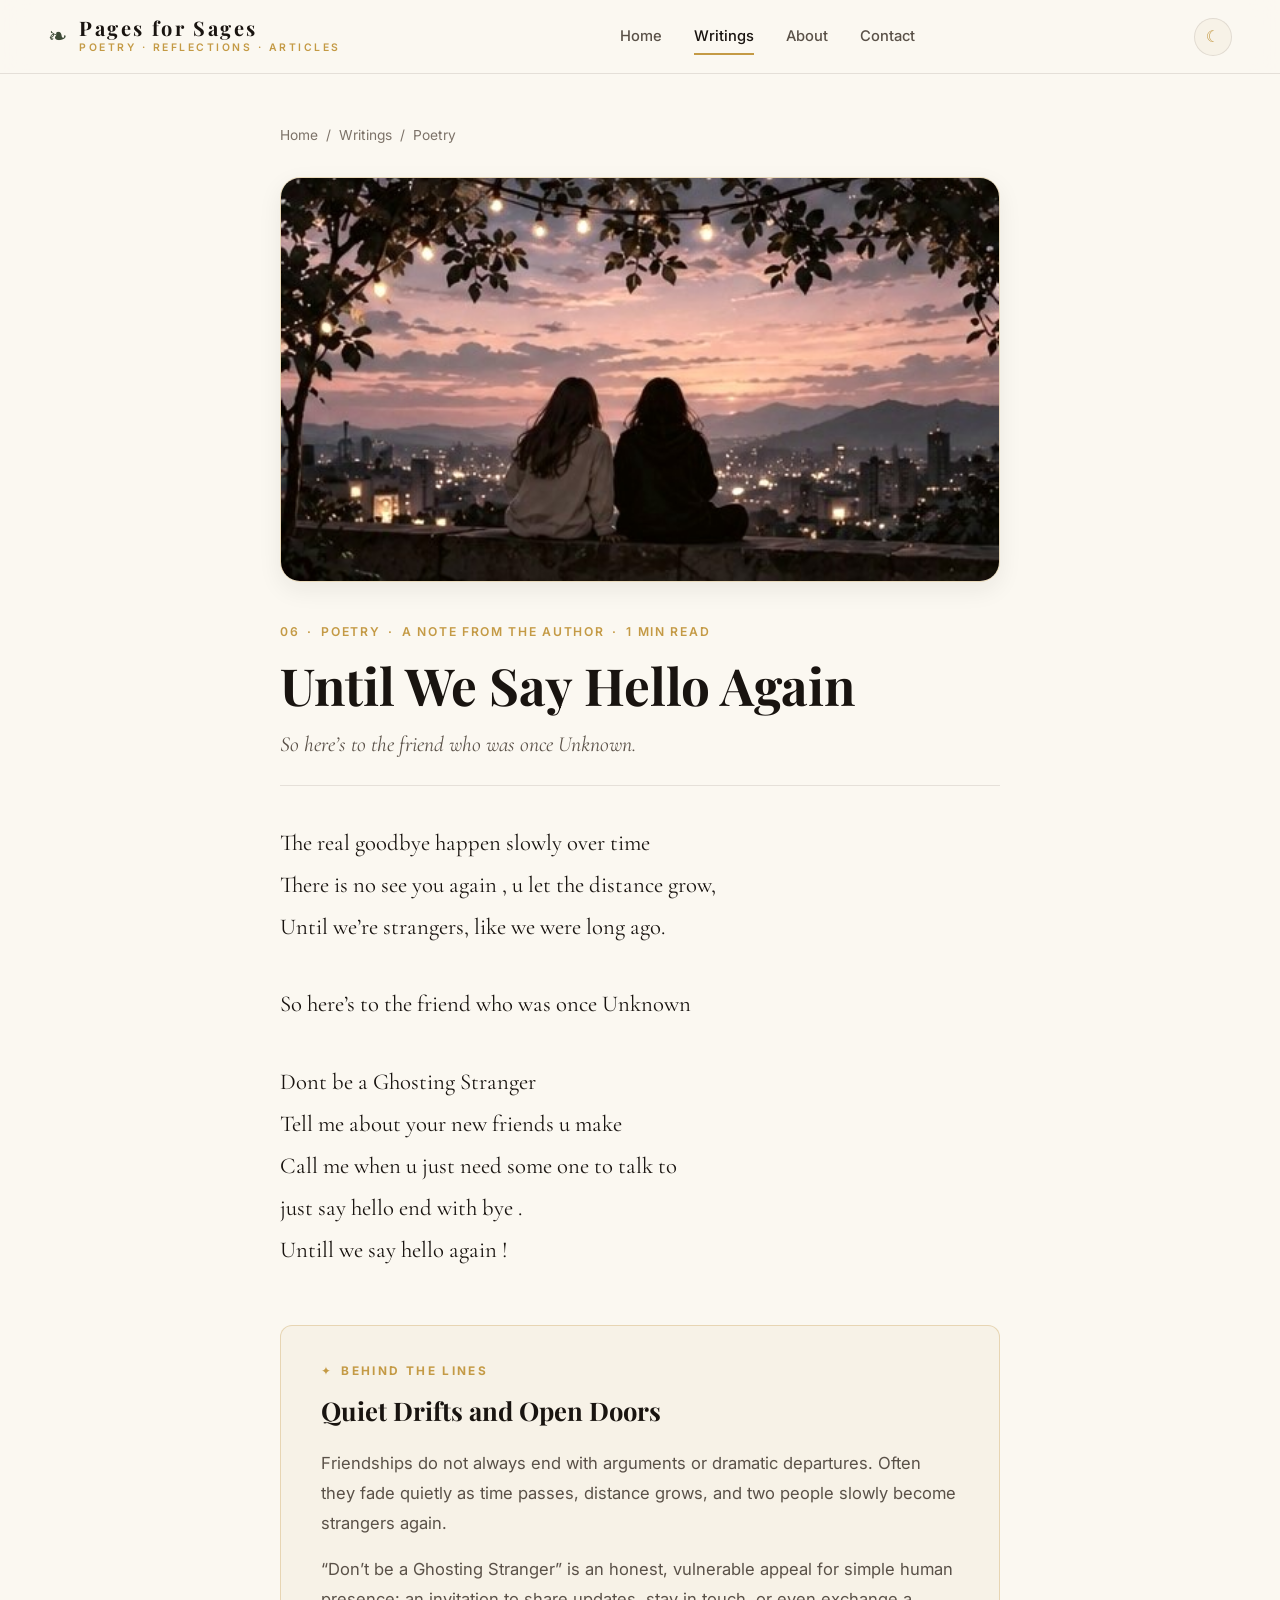
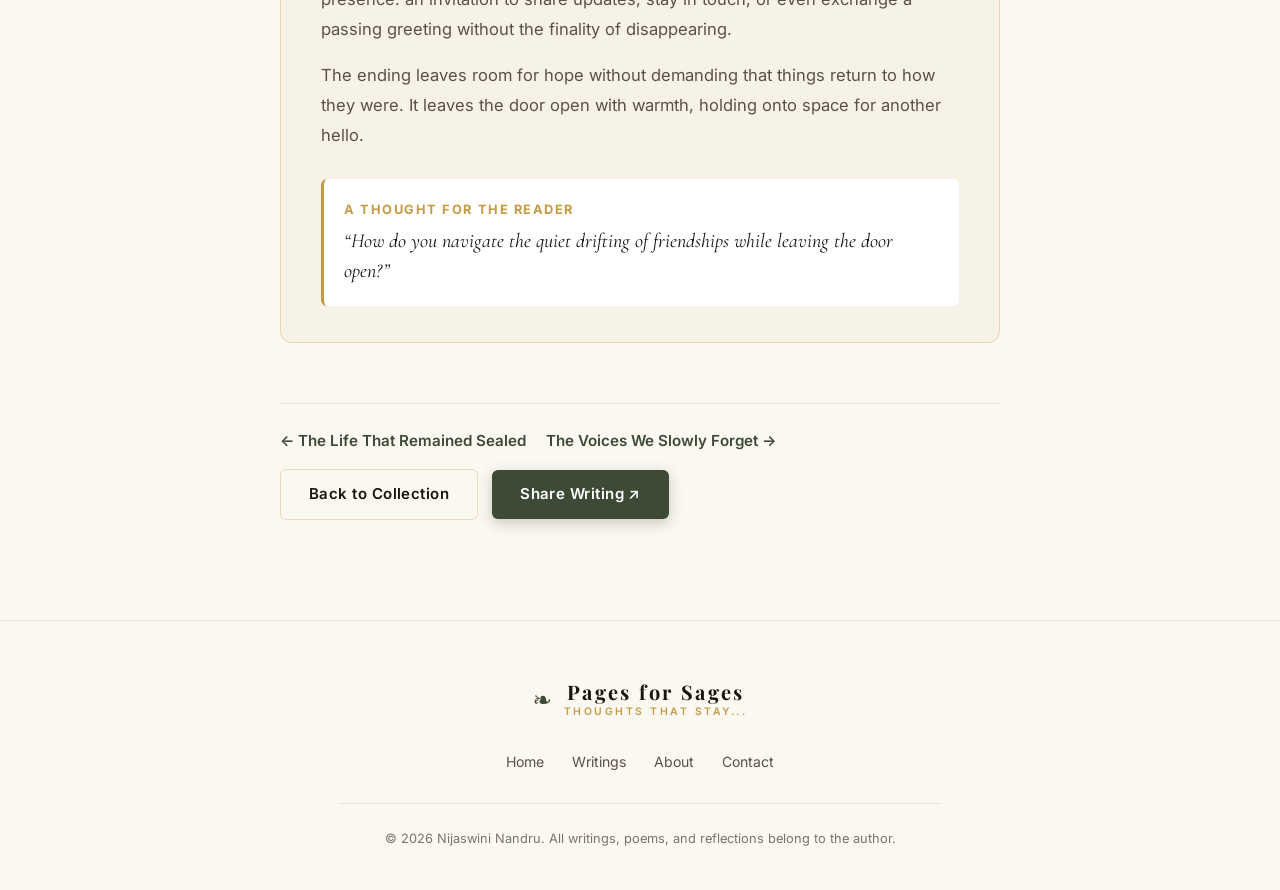
<file: writings/until-we-say-hello-again.html>
﻿<!DOCTYPE html>
<html lang="en">
<head>
  <meta charset="utf-8">
  <meta name="viewport" content="width=device-width, initial-scale=1.0">
  <meta name="theme-color" content="#3d4a36">
  <meta name="description" content="So here’s to the friend who was once Unknown. — Until We Say Hello Again by Nijaswini Nandru.">
  <title>Until We Say Hello Again — Pages for Sages</title>

  <link rel="preconnect" href="https://fonts.googleapis.com">
  <link rel="preconnect" href="https://fonts.gstatic.com" crossorigin>
  <link href="https://fonts.googleapis.com/css2?family=Caveat:wght@500;600&family=Cormorant+Garamond:ital,wght@0,400;0,500;0,600;0,700;1,400;1,600&family=Inter:wght@300;400;500;600;700&family=Playfair+Display:ital,wght@0,500;0,600;0,700;1,500;1,600&display=swap" rel="stylesheet">

  <link rel="stylesheet" href="../css/styles.css">
  <style>
/* ==========================================================================
   NIJAASWINI — MASTER LITERARY DESIGN SYSTEM
   Author: Nijaswini Nandru
   "Thoughts that stay..."
   ========================================================================== */

@import url('https://fonts.googleapis.com/css2?family=Caveat:wght@500;600&family=Cormorant+Garamond:ital,wght@0,400;0,500;0,600;0,700;1,400;1,600&family=Inter:wght@300;400;500;600;700&family=Playfair+Display:ital,wght@0,500;0,600;0,700;1,500;1,600&display=swap');

:root {
  /* Warm Literary Palette (Default Light) */
  --bg-page: #fbf8f1;
  --bg-page-tint: #f5efe3;
  --bg-card: #ffffff;
  --bg-card-subtle: #f7f2e7;
  --bg-surface: #ede5d5;
  --bg-glass: rgba(251, 248, 241, 0.88);
  --bg-glass-card: rgba(255, 255, 255, 0.85);

  --color-ink: #221d19;
  --color-ink-headings: #191410;
  --color-ink-muted: #5a5148;
  --color-ink-subtle: #7c7268;

  --color-olive: #3d4a36;
  --color-olive-dark: #2a3325;
  --color-olive-light: #526349;
  --color-olive-soft: rgba(61, 74, 54, 0.08);

  --color-earth: #6b5745;
  --color-earth-soft: rgba(107, 87, 69, 0.1);

  --color-gold: #c49a45;
  --color-gold-bright: #dfb55c;
  --color-gold-soft: rgba(196, 154, 69, 0.16);
  --color-gold-border: rgba(196, 154, 69, 0.38);

  --color-amber: #de7e43;
  --color-amber-soft: rgba(222, 126, 67, 0.12);

  --border-delicate: rgba(90, 81, 72, 0.14);
  --border-gold: rgba(196, 154, 69, 0.32);

  --shadow-sm: 0 2px 8px rgba(34, 29, 25, 0.04);
  --shadow-md: 0 8px 24px rgba(34, 29, 25, 0.07);
  --shadow-lg: 0 16px 40px rgba(34, 29, 25, 0.1);
  --shadow-gold: 0 8px 28px rgba(196, 154, 69, 0.15);

  /* Fonts */
  --font-serif: 'Playfair Display', Georgia, serif;
  --font-editorial: 'Cormorant Garamond', Georgia, serif;
  --font-sans: 'Inter', system-ui, -apple-system, sans-serif;
  --font-script: 'Caveat', cursive;

  /* Layout */
  --max-width: 1200px;
  --max-reading-width: 760px;
  --header-height: 74px;
  --radius-sm: 6px;
  --radius-md: 12px;
  --radius-lg: 20px;
  --radius-full: 9999px;

  --transition-smooth: all 0.28s cubic-bezier(0.16, 1, 0.3, 1);
}

/* Warm Dark Theme (Espresso, Amber & Gold) */
body.dark-mode {
  --bg-page: #151311;
  --bg-page-tint: #1c1815;
  --bg-card: #201b17;
  --bg-card-subtle: #27221d;
  --bg-surface: #2d2722;
  --bg-glass: rgba(21, 19, 17, 0.92);
  --bg-glass-card: rgba(32, 27, 23, 0.9);

  --color-ink: #f0e9dc;
  --color-ink-headings: #fcf8f0;
  --color-ink-muted: #b8ab9a;
  --color-ink-subtle: #948674;

  --color-olive: #687e5b;
  --color-olive-dark: #819b71;
  --color-olive-light: #9ab48b;
  --color-olive-soft: rgba(104, 126, 91, 0.18);

  --color-earth: #b29b86;
  --color-earth-soft: rgba(178, 155, 134, 0.15);

  --color-gold: #dfb55c;
  --color-gold-bright: #ebd082;
  --color-gold-soft: rgba(223, 181, 92, 0.2);
  --color-gold-border: rgba(223, 181, 92, 0.45);

  --color-amber: #e8915b;
  --color-amber-soft: rgba(232, 145, 91, 0.18);

  --border-delicate: rgba(240, 233, 220, 0.1);
  --border-gold: rgba(223, 181, 92, 0.35);

  --shadow-sm: 0 2px 8px rgba(0, 0, 0, 0.35);
  --shadow-md: 0 8px 24px rgba(0, 0, 0, 0.45);
  --shadow-lg: 0 16px 40px rgba(0, 0, 0, 0.6);
  --shadow-gold: 0 8px 28px rgba(223, 181, 92, 0.2);
}

/* Base Reset & Typography */
*, *::before, *::after {
  box-sizing: border-box;
  margin: 0;
  padding: 0;
}

html {
  font-size: 16px;
  scroll-behavior: smooth;
  scroll-padding-top: var(--header-height);
  -webkit-text-size-adjust: 100%;
}

body {
  background-color: var(--bg-page);
  color: var(--color-ink);
  font-family: var(--font-sans);
  line-height: 1.65;
  text-rendering: optimizeLegibility;
  -webkit-font-smoothing: antialiased;
  -moz-osx-font-smoothing: grayscale;
  transition: background-color 0.4s ease, color 0.4s ease;
  overflow-x: hidden;
}

a {
  color: inherit;
  text-decoration: none;
  transition: var(--transition-smooth);
}

img {
  max-width: 100%;
  height: auto;
  display: block;
}

button, input, textarea, select {
  font: inherit;
  color: inherit;
  border: none;
  background: none;
}

/* Skip link for Accessibility */
.skip-link {
  position: absolute;
  top: -60px;
  left: 20px;
  background: var(--color-olive);
  color: #ffffff;
  padding: 10px 18px;
  border-radius: var(--radius-sm);
  z-index: 1000;
  font-weight: 500;
  transition: top 0.2s ease;
}
.skip-link:focus {
  top: 16px;
}

/* Layout Wrappers */
.section-wrap {
  width: 100%;
  max-width: var(--max-width);
  margin-left: auto;
  margin-right: auto;
  padding-left: 24px;
  padding-right: 24px;
}

.reading-wrap {
  max-width: var(--max-reading-width);
  margin-left: auto;
  margin-right: auto;
  padding-left: 20px;
  padding-right: 20px;
}

/* Section Headings */
.section-heading {
  display: flex;
  justify-content: space-between;
  align-items: flex-end;
  margin-bottom: 40px;
  border-bottom: 1px solid var(--border-delicate);
  padding-bottom: 20px;
}

.eyebrow {
  font-size: 0.76rem;
  letter-spacing: 0.22em;
  text-transform: uppercase;
  color: var(--color-gold);
  font-weight: 600;
  margin-bottom: 8px;
  display: flex;
  align-items: center;
  gap: 8px;
}

.eyebrow::before {
  content: "❧";
  font-size: 0.95rem;
  color: var(--color-olive);
}

.section-heading h2 {
  font-family: var(--font-serif);
  font-size: 2.25rem;
  font-weight: 600;
  color: var(--color-ink-headings);
  line-height: 1.2;
}

.section-heading h2 em {
  font-style: italic;
  font-weight: 400;
  color: var(--color-olive);
}

.heading-note {
  font-size: 0.92rem;
  color: var(--color-ink-subtle);
  font-style: italic;
  font-family: var(--font-editorial);
  font-size: 1.15rem;
}

/* ==========================================================================
   SITE HEADER & NAVIGATION
   ========================================================================== */
.site-header {
  position: sticky;
  top: 0;
  left: 0;
  width: 100%;
  height: var(--header-height);
  background: var(--bg-glass);
  backdrop-filter: blur(14px);
  -webkit-backdrop-filter: blur(14px);
  border-bottom: 1px solid var(--border-delicate);
  z-index: 100;
  display: flex;
  align-items: center;
  justify-content: space-between;
  padding: 0 clamp(16px, 4vw, 48px);
  transition: background-color 0.3s ease, border-color 0.3s ease;
}

.wordmark {
  display: flex;
  align-items: center;
  gap: 12px;
  color: var(--color-ink-headings);
}

.wordmark .brand-leaf {
  font-size: 1.45rem;
  color: var(--color-olive);
  line-height: 1;
  transition: transform 0.3s ease;
}

.wordmark:hover .brand-leaf {
  transform: rotate(15deg) scale(1.1);
}

.wordmark-text {
  display: flex;
  flex-direction: column;
}

.wordmark-name {
  font-family: var(--font-serif);
  font-size: 1.25rem;
  letter-spacing: 0.12em;
  font-weight: 700;
  line-height: 1.1;
  color: var(--color-ink-headings);
}

.wordmark-tag {
  font-size: 0.65rem;
  letter-spacing: 0.24em;
  text-transform: uppercase;
  color: var(--color-gold);
  font-weight: 600;
}

.site-nav {
  display: flex;
  align-items: center;
  gap: 32px;
}

.site-nav a {
  font-size: 0.92rem;
  font-weight: 500;
  color: var(--color-ink-muted);
  position: relative;
  padding: 6px 0;
}

.site-nav a::after {
  content: '';
  position: absolute;
  bottom: 0;
  left: 0;
  width: 0;
  height: 2px;
  background: var(--color-gold);
  transition: width 0.25s ease;
}

.site-nav a:hover,
.site-nav a.active {
  color: var(--color-ink-headings);
}

.site-nav a:hover::after,
.site-nav a.active::after {
  width: 100%;
}

.header-tools {
  display: flex;
  align-items: center;
  gap: 14px;
}

.search-box {
  display: flex;
  align-items: center;
  gap: 8px;
  background: var(--bg-card-subtle);
  border: 1px solid var(--border-delicate);
  border-radius: var(--radius-full);
  padding: 6px 14px;
  transition: var(--transition-smooth);
}

.search-box:focus-within {
  border-color: var(--color-gold);
  box-shadow: 0 0 0 3px var(--color-gold-soft);
  background: var(--bg-card);
}

.search-box span {
  font-size: 0.95rem;
  color: var(--color-gold);
}

.search-box input {
  font-size: 0.86rem;
  width: 140px;
  transition: width 0.25s ease;
}

.search-box input:focus {
  width: 190px;
  outline: none;
}

.theme-toggle {
  width: 38px;
  height: 38px;
  border-radius: var(--radius-full);
  display: flex;
  align-items: center;
  justify-content: center;
  background: var(--bg-card-subtle);
  border: 1px solid var(--border-delicate);
  cursor: pointer;
  font-size: 1rem;
  color: var(--color-gold);
  transition: var(--transition-smooth);
}

.theme-toggle:hover {
  background: var(--color-gold-soft);
  border-color: var(--color-gold);
  transform: rotate(20deg);
}

.menu-toggle {
  display: none;
  width: 40px;
  height: 40px;
  border-radius: var(--radius-sm);
  background: var(--bg-card-subtle);
  border: 1px solid var(--border-delicate);
  font-size: 1.25rem;
  color: var(--color-ink-headings);
  cursor: pointer;
}

/* ==========================================================================
   BUTTONS & ACCENTS
   ========================================================================== */
.button {
  display: inline-flex;
  align-items: center;
  justify-content: center;
  gap: 10px;
  padding: 12px 28px;
  font-size: 0.94rem;
  font-weight: 600;
  border-radius: var(--radius-sm);
  cursor: pointer;
  transition: var(--transition-smooth);
  letter-spacing: 0.03em;
}

.button-primary {
  background-color: var(--color-olive);
  color: #ffffff;
  box-shadow: 0 4px 14px rgba(61, 74, 54, 0.28);
}

.button-primary:hover {
  background-color: var(--color-olive-dark);
  box-shadow: 0 6px 20px rgba(61, 74, 54, 0.4);
  transform: translateY(-2px);
  color: #ffffff;
}

.button-secondary {
  background: transparent;
  color: var(--color-ink-headings);
  border: 1px solid var(--border-gold);
}

.button-secondary:hover {
  background: var(--color-gold-soft);
  border-color: var(--color-gold);
  transform: translateY(-2px);
}

.button-light {
  background: #ffffff;
  color: var(--color-ink-headings);
  box-shadow: var(--shadow-md);
}

.button-light:hover {
  background: var(--bg-page-tint);
  transform: translateY(-2px);
}

.text-link {
  display: inline-flex;
  align-items: center;
  gap: 6px;
  font-size: 0.95rem;
  font-weight: 600;
  color: var(--color-olive);
  cursor: pointer;
}

.text-link:hover {
  color: var(--color-gold);
  transform: translateX(3px);
}

/* ==========================================================================
   HERO SECTION & CINEMATIC CHARACTER STAGE
   ========================================================================== */
.hero {
  position: relative;
  min-height: calc(100vh - var(--header-height));
  display: grid;
  grid-template-columns: 1.05fr 0.95fr;
  align-items: center;
  padding: 40px clamp(24px, 5vw, 64px);
  max-width: 1400px;
  margin: 0 auto;
  gap: 40px;
  overflow: hidden;
}

.hero-copy {
  z-index: 10;
  max-width: 620px;
}

.hero-tagline {
  font-family: var(--font-script);
  font-size: 2.2rem;
  color: var(--color-gold);
  line-height: 1.1;
  margin-bottom: 12px;
  display: block;
}

.hero h1 {
  font-family: var(--font-serif);
  font-size: clamp(3rem, 5.5vw, 5rem);
  font-weight: 700;
  line-height: 1.02;
  color: var(--color-ink-headings);
  letter-spacing: -0.015em;
  margin-bottom: 24px;
}

.hero h1 em {
  font-style: italic;
  font-weight: 400;
  color: var(--color-olive);
  display: inline-block;
}

.hero-description {
  font-size: 1.15rem;
  line-height: 1.8;
  color: var(--color-ink-muted);
  margin-bottom: 36px;
  font-family: var(--font-editorial);
  font-size: 1.35rem;
}

.hero-actions {
  display: flex;
  align-items: center;
  gap: 16px;
  margin-bottom: 40px;
  flex-wrap: wrap;
}

.hero-stats {
  display: flex;
  gap: 32px;
  padding-top: 24px;
  border-top: 1px solid var(--border-delicate);
}

.hero-stats span {
  display: flex;
  flex-direction: column;
}

.hero-stats b {
  font-family: var(--font-serif);
  font-size: 1.6rem;
  color: var(--color-olive);
  line-height: 1;
}

.hero-stats small {
  font-size: 0.78rem;
  color: var(--color-ink-subtle);
  letter-spacing: 0.08em;
  text-transform: uppercase;
  margin-top: 4px;
}

/* Character Stage & Canvas Scrubbing Engine */
.hero-visual {
  position: relative;
  width: 100%;
  height: clamp(520px, 75vh, 760px);
  display: flex;
  align-items: center;
  justify-content: center;
  user-select: none;
}

.character-stage {
  position: relative;
  width: 100%;
  height: 100%;
  border-radius: var(--radius-lg);
  overflow: hidden;
  background: radial-gradient(circle at 60% 40%, rgba(223, 181, 92, 0.18) 0%, rgba(61, 74, 54, 0.1) 60%, transparent 85%);
  box-shadow: inset 0 0 0 1px var(--border-gold);
  cursor: ew-resize;
}

.character-canvas {
  position: absolute;
  inset: 0;
  width: 100%;
  height: 100%;
  object-fit: cover;
  pointer-events: none;
}

/* Atmospheric decorative rings behind character */
.stage-halo {
  position: absolute;
  width: 480px;
  height: 480px;
  border-radius: 50%;
  border: 1px dashed var(--color-gold-border);
  top: 50%;
  left: 50%;
  transform: translate(-50%, -50%);
  pointer-events: none;
  animation: slowSpin 120s linear infinite;
}

.stage-halo-inner {
  position: absolute;
  width: 360px;
  height: 360px;
  border-radius: 50%;
  border: 1px solid var(--color-gold-border);
  top: 50%;
  left: 50%;
  transform: translate(-50%, -50%);
  pointer-events: none;
}

@keyframes slowSpin {
  from { transform: translate(-50%, -50%) rotate(0deg); }
  to { transform: translate(-50%, -50%) rotate(360deg); }
}

/* Floating literary note pills */
.floating-note {
  position: absolute;
  background: var(--bg-glass-card);
  backdrop-filter: blur(10px);
  -webkit-backdrop-filter: blur(10px);
  padding: 10px 18px;
  border-radius: var(--radius-md);
  border: 1px solid var(--border-gold);
  font-family: var(--font-script);
  font-size: 1.25rem;
  color: var(--color-ink-headings);
  box-shadow: var(--shadow-md);
  pointer-events: none;
  z-index: 5;
  transition: transform 0.4s ease;
}

.note-top {
  top: 40px;
  right: 20px;
  transform: rotate(2.5deg);
}

.note-bottom {
  bottom: 85px;
  left: 20px;
  font-size: 1.15rem;
  transform: rotate(-2deg);
}

/* Scrubber Telemetry & Controls Pill */
.scrub-telemetry-pill {
  position: absolute;
  bottom: 18px;
  left: 50%;
  transform: translateX(-50%);
  background: rgba(22, 19, 17, 0.88);
  backdrop-filter: blur(12px);
  -webkit-backdrop-filter: blur(12px);
  color: #f0e9dc;
  padding: 8px 16px;
  border-radius: var(--radius-full);
  border: 1px solid rgba(223, 181, 92, 0.4);
  font-size: 0.76rem;
  letter-spacing: 0.05em;
  display: flex;
  align-items: center;
  gap: 14px;
  z-index: 15;
  pointer-events: auto;
  box-shadow: 0 4px 20px rgba(0, 0, 0, 0.3);
  max-width: 95%;
}

.telemetry-indicator {
  display: flex;
  align-items: center;
  gap: 6px;
  color: var(--color-gold-bright);
  font-weight: 600;
}

.telemetry-indicator .pulse-dot {
  width: 7px;
  height: 7px;
  border-radius: 50%;
  background: var(--color-gold-bright);
  box-shadow: 0 0 8px var(--color-gold-bright);
  animation: dotPulse 2s infinite ease-in-out;
}

@keyframes dotPulse {
  0%, 100% { opacity: 0.4; transform: scale(0.9); }
  50% { opacity: 1; transform: scale(1.2); }
}

.telemetry-hint {
  color: #c4b9a8;
  font-size: 0.74rem;
  white-space: nowrap;
}

.telemetry-frame-num {
  font-family: monospace;
  background: rgba(255, 255, 255, 0.1);
  padding: 2px 7px;
  border-radius: 4px;
  color: #ffffff;
}

/* ==========================================================================
   VALUES & ETHOS STRIP
   ========================================================================== */
.values-strip {
  background: var(--bg-card-subtle);
  border-top: 1px solid var(--border-delicate);
  border-bottom: 1px solid var(--border-delicate);
  padding: 28px clamp(24px, 5vw, 64px);
  display: grid;
  grid-template-columns: repeat(3, 1fr) 1.2fr;
  align-items: center;
  gap: 28px;
}

.values-item {
  display: flex;
  align-items: flex-start;
  gap: 14px;
}

.value-icon {
  font-size: 1.4rem;
  color: var(--color-gold);
  line-height: 1;
}

.value-text b {
  display: block;
  font-size: 0.95rem;
  color: var(--color-ink-headings);
  font-weight: 600;
}

.value-text small {
  display: block;
  font-size: 0.82rem;
  color: var(--color-ink-subtle);
  margin-top: 2px;
}

.values-quote {
  font-family: var(--font-script);
  font-size: 1.45rem;
  color: var(--color-olive);
  text-align: right;
  line-height: 1.25;
  border-left: 1px solid var(--border-delicate);
  padding-left: 24px;
}

/* ==========================================================================
   DOORWAYS / CATEGORY CARDS
   ========================================================================== */
.category-section {
  padding-top: 80px;
  padding-bottom: 80px;
}

.category-grid {
  display: grid;
  grid-template-columns: repeat(4, 1fr);
  gap: 24px;
}

.category-card {
  position: relative;
  background: var(--bg-card);
  border: 1px solid var(--border-delicate);
  border-radius: var(--radius-md);
  overflow: hidden;
  box-shadow: var(--shadow-sm);
  display: flex;
  flex-direction: column;
  transition: var(--transition-smooth);
}

.category-card:hover {
  transform: translateY(-6px);
  box-shadow: var(--shadow-md);
  border-color: var(--color-gold-border);
}

.category-photo-wrap {
  width: 100%;
  height: 200px;
  position: relative;
  overflow: hidden;
  background-color: var(--bg-surface);
}

.category-photo {
  width: 100%;
  height: 100%;
  object-fit: cover;
  transition: transform 0.6s cubic-bezier(0.16, 1, 0.3, 1);
}

.category-card:hover .category-photo {
  transform: scale(1.06);
}

.category-info {
  padding: 24px;
  display: flex;
  flex-direction: column;
  flex-grow: 1;
}

.category-order {
  font-size: 0.72rem;
  letter-spacing: 0.18em;
  color: var(--color-gold);
  font-weight: 600;
  text-transform: uppercase;
  margin-bottom: 8px;
}

.category-info h3 {
  font-family: var(--font-serif);
  font-size: 1.4rem;
  color: var(--color-ink-headings);
  margin-bottom: 8px;
}

.category-info p {
  font-size: 0.88rem;
  color: var(--color-ink-muted);
  line-height: 1.55;
  margin-bottom: 20px;
  flex-grow: 1;
}

.category-action {
  font-size: 0.86rem;
  font-weight: 600;
  color: var(--color-olive);
  display: flex;
  align-items: center;
  gap: 6px;
  transition: color 0.2s ease;
}

.category-card:hover .category-action {
  color: var(--color-gold);
}

/* ==========================================================================
   FEATURED POEM SECTION
   ========================================================================== */
.featured-section {
  padding-bottom: 80px;
}

.featured-card {
  display: grid;
  grid-template-columns: 1fr 1.15fr;
  background: var(--bg-card);
  border: 1px solid var(--border-gold);
  border-radius: var(--radius-lg);
  overflow: hidden;
  box-shadow: var(--shadow-md);
}

.featured-visual {
  position: relative;
  min-height: 420px;
  background-color: var(--bg-surface);
  overflow: hidden;
}

.featured-visual img {
  width: 100%;
  height: 100%;
  object-fit: cover;
  transition: transform 0.8s ease;
}

.featured-card:hover .featured-visual img {
  transform: scale(1.04);
}

.featured-stamp {
  position: absolute;
  top: 24px;
  left: 24px;
  background: rgba(22, 19, 17, 0.82);
  color: var(--color-gold-bright);
  padding: 6px 14px;
  border-radius: var(--radius-full);
  font-size: 0.72rem;
  letter-spacing: 0.16em;
  font-weight: 700;
  border: 1px solid rgba(223, 181, 92, 0.4);
  backdrop-filter: blur(8px);
}

.featured-visual-caption {
  position: absolute;
  bottom: 24px;
  left: 24px;
  right: 24px;
  color: #ffffff;
  font-family: var(--font-script);
  font-size: 1.45rem;
  text-shadow: 0 2px 8px rgba(0, 0, 0, 0.7);
}

.featured-content {
  padding: clamp(32px, 5vw, 60px);
  display: flex;
  flex-direction: column;
  justify-content: center;
}

.post-meta {
  font-size: 0.76rem;
  letter-spacing: 0.14em;
  text-transform: uppercase;
  color: var(--color-gold);
  font-weight: 600;
  display: flex;
  align-items: center;
  gap: 8px;
  margin-bottom: 14px;
}

.featured-content h3 {
  font-family: var(--font-serif);
  font-size: clamp(2rem, 3.5vw, 2.8rem);
  color: var(--color-ink-headings);
  line-height: 1.15;
  margin-bottom: 16px;
}

.featured-excerpt {
  font-family: var(--font-editorial);
  font-size: 1.3rem;
  line-height: 1.7;
  color: var(--color-ink-muted);
  font-style: italic;
  margin-bottom: 32px;
}

.featured-footnote {
  margin-top: 20px;
  font-size: 0.82rem;
  color: var(--color-ink-subtle);
  font-style: italic;
}

/* ==========================================================================
   WRITINGS COLLECTION & FILTERING
   ========================================================================== */
.writing-section {
  padding-top: 60px;
  padding-bottom: 100px;
}

.writing-tools {
  display: flex;
  justify-content: space-between;
  align-items: center;
  margin-bottom: 36px;
  gap: 20px;
  flex-wrap: wrap;
}

.filters {
  display: inline-flex;
  background: var(--bg-card-subtle);
  border: 1px solid var(--border-delicate);
  border-radius: var(--radius-full);
  padding: 4px;
  gap: 4px;
}

.filter {
  padding: 8px 22px;
  border-radius: var(--radius-full);
  font-size: 0.88rem;
  font-weight: 500;
  color: var(--color-ink-muted);
  cursor: pointer;
  transition: var(--transition-smooth);
}

.filter:hover {
  color: var(--color-ink-headings);
}

.filter.active {
  background: var(--color-olive);
  color: #ffffff;
  box-shadow: 0 2px 8px rgba(61, 74, 54, 0.25);
}

.writing-count-badge {
  font-size: 0.85rem;
  color: var(--color-ink-subtle);
  font-family: var(--font-editorial);
  font-size: 1.15rem;
}

/* Post Cards Grid */
.post-grid {
  display: grid;
  grid-template-columns: repeat(3, 1fr);
  gap: 30px;
}

.post-card {
  background: var(--bg-card);
  border: 1px solid var(--border-delicate);
  border-radius: var(--radius-md);
  overflow: hidden;
  box-shadow: var(--shadow-sm);
  display: flex;
  flex-direction: column;
  transition: var(--transition-smooth);
}

.post-card:hover {
  transform: translateY(-6px);
  box-shadow: var(--shadow-md);
  border-color: var(--color-gold-border);
}

.post-card-btn {
  text-align: left;
  display: flex;
  flex-direction: column;
  height: 100%;
  cursor: pointer;
  background: none;
  border: none;
  padding: 0;
  width: 100%;
}

.post-art {
  width: 100%;
  height: 220px;
  position: relative;
  overflow: hidden;
  background: var(--bg-surface);
}

.post-art img {
  width: 100%;
  height: 100%;
  object-fit: cover;
  transition: transform 0.6s cubic-bezier(0.16, 1, 0.3, 1);
}

.post-card:hover .post-art img {
  transform: scale(1.06);
}

.post-art-number {
  position: absolute;
  top: 14px;
  left: 14px;
  font-family: monospace;
  font-size: 0.74rem;
  font-weight: 700;
  background: rgba(22, 19, 17, 0.78);
  color: var(--color-gold-bright);
  padding: 3px 8px;
  border-radius: 4px;
  backdrop-filter: blur(6px);
}

.post-art-category {
  position: absolute;
  top: 14px;
  right: 14px;
  font-size: 0.68rem;
  letter-spacing: 0.12em;
  text-transform: uppercase;
  background: rgba(22, 19, 17, 0.78);
  color: #ffffff;
  padding: 3px 9px;
  border-radius: var(--radius-full);
  backdrop-filter: blur(6px);
}

.post-card-content {
  padding: 24px;
  display: flex;
  flex-direction: column;
  flex-grow: 1;
}

.post-card-content h3 {
  font-family: var(--font-serif);
  font-size: 1.45rem;
  color: var(--color-ink-headings);
  margin-bottom: 10px;
  line-height: 1.25;
}

.post-excerpt {
  font-size: 0.92rem;
  color: var(--color-ink-muted);
  line-height: 1.6;
  margin-bottom: 24px;
  flex-grow: 1;
}

.card-read-action {
  font-size: 0.88rem;
  font-weight: 600;
  color: var(--color-olive);
  display: flex;
  align-items: center;
  gap: 6px;
  transition: color 0.2s ease;
}

.post-card:hover .card-read-action {
  color: var(--color-gold);
}

/* Empty State / Notice Card */
.empty-state {
  text-align: center;
  padding: 60px 20px;
  background: var(--bg-card-subtle);
  border: 1px dashed var(--border-gold);
  border-radius: var(--radius-md);
  margin: 30px 0;
}

.empty-state h4 {
  font-family: var(--font-serif);
  font-size: 1.6rem;
  color: var(--color-ink-headings);
  margin-bottom: 12px;
}

.empty-state p {
  color: var(--color-ink-muted);
  max-width: 520px;
  margin: 0 auto;
}

/* Placeholder card for Renewal or Articles */
.placeholder-card {
  border: 1px dashed var(--color-gold-border);
  background: var(--bg-card-subtle);
  padding: 36px 28px;
  border-radius: var(--radius-md);
  text-align: center;
  display: flex;
  flex-direction: column;
  align-items: center;
  justify-content: center;
  min-height: 320px;
}

.placeholder-badge {
  font-size: 0.72rem;
  letter-spacing: 0.16em;
  text-transform: uppercase;
  background: var(--color-gold-soft);
  color: var(--color-gold);
  border: 1px solid var(--color-gold-border);
  padding: 4px 12px;
  border-radius: var(--radius-full);
  font-weight: 600;
  margin-bottom: 16px;
}

.placeholder-card h3 {
  font-family: var(--font-serif);
  font-size: 1.5rem;
  color: var(--color-ink-headings);
  margin-bottom: 10px;
}

.placeholder-card p {
  font-size: 0.92rem;
  color: var(--color-ink-muted);
  max-width: 420px;
  line-height: 1.6;
}

/* ==========================================================================
   QUOTE BAND / LITERARY RESPITE
   ========================================================================== */
.quote-band {
  position: relative;
  background: var(--color-olive-dark);
  color: #fbf8f1;
  padding: 90px clamp(24px, 5vw, 64px);
  text-align: center;
  overflow: hidden;
}

.quote-band::before {
  content: "“";
  position: absolute;
  top: -40px;
  left: 50%;
  transform: translateX(-50%);
  font-family: var(--font-serif);
  font-size: 16rem;
  color: rgba(255, 255, 255, 0.04);
  line-height: 1;
  pointer-events: none;
}

.quote-band blockquote {
  font-family: var(--font-editorial);
  font-size: clamp(1.8rem, 3.2vw, 2.7rem);
  line-height: 1.4;
  font-style: italic;
  max-width: 820px;
  margin: 0 auto 24px;
}

.quote-band cite {
  font-size: 0.92rem;
  letter-spacing: 0.15em;
  text-transform: uppercase;
  color: var(--color-gold-bright);
  font-style: normal;
  font-weight: 500;
}

/* ==========================================================================
   ABOUT THE AUTHOR (HOMEPAGE SECTION & STANDALONE PAGE)
   ========================================================================== */
.about-section {
  padding-top: 100px;
  padding-bottom: 100px;
}

.about-grid {
  display: grid;
  grid-template-columns: 0.9fr 1.1fr;
  gap: 60px;
  align-items: center;
}

.about-visual {
  position: relative;
}

.about-photo-frame {
  position: relative;
  border-radius: var(--radius-lg);
  overflow: hidden;
  box-shadow: var(--shadow-lg);
  border: 1px solid var(--border-gold);
}

.about-photo-frame img {
  width: 100%;
  height: clamp(400px, 55vh, 600px);
  object-fit: cover;
}

.about-photo-caption {
  position: absolute;
  bottom: 20px;
  right: 20px;
  background: var(--bg-glass-card);
  backdrop-filter: blur(8px);
  padding: 6px 16px;
  border-radius: var(--radius-full);
  font-family: var(--font-script);
  font-size: 1.25rem;
  color: var(--color-ink-headings);
  border: 1px solid var(--border-gold);
}

.about-copy h2 {
  font-family: var(--font-serif);
  font-size: clamp(2.4rem, 4vw, 3.2rem);
  line-height: 1.15;
  color: var(--color-ink-headings);
  margin-bottom: 24px;
}

.about-copy h2 em {
  font-style: italic;
  font-weight: 400;
  color: var(--color-olive);
}

.about-copy p {
  font-size: 1.08rem;
  line-height: 1.85;
  color: var(--color-ink-muted);
  margin-bottom: 20px;
}

.about-copy p:first-of-type {
  font-family: var(--font-editorial);
  font-size: 1.35rem;
  color: var(--color-ink-headings);
}

/* ==========================================================================
   CONTACT SECTION & FORM
   ========================================================================== */
.contact-section {
  padding-top: 80px;
  padding-bottom: 100px;
  background: var(--bg-card-subtle);
  border-top: 1px solid var(--border-delicate);
}

.contact-inner {
  max-width: 720px;
  margin: 0 auto;
  text-align: center;
}

.contact-inner h2 {
  font-family: var(--font-serif);
  font-size: 2.8rem;
  color: var(--color-ink-headings);
  margin-bottom: 16px;
}

.contact-inner h2 em {
  font-style: italic;
  font-weight: 400;
  color: var(--color-olive);
}

.contact-inner p {
  font-size: 1.1rem;
  color: var(--color-ink-muted);
  margin-bottom: 36px;
}

.contact-form {
  background: var(--bg-card);
  border: 1px solid var(--border-delicate);
  border-radius: var(--radius-lg);
  padding: clamp(24px, 5vw, 44px);
  text-align: left;
  box-shadow: var(--shadow-md);
}

.form-group {
  margin-bottom: 22px;
}

.form-group label {
  display: block;
  font-size: 0.84rem;
  font-weight: 600;
  letter-spacing: 0.05em;
  color: var(--color-ink-headings);
  margin-bottom: 8px;
}

.form-group input,
.form-group select,
.form-group textarea {
  width: 100%;
  padding: 12px 16px;
  background: var(--bg-page);
  border: 1px solid var(--border-delicate);
  border-radius: var(--radius-sm);
  color: var(--color-ink);
  transition: var(--transition-smooth);
}

.form-group input:focus,
.form-group select:focus,
.form-group textarea:focus {
  outline: none;
  border-color: var(--color-gold);
  box-shadow: 0 0 0 3px var(--color-gold-soft);
  background: var(--bg-card);
}

.form-helper {
  font-size: 0.78rem;
  color: var(--color-ink-subtle);
  margin-top: 6px;
}

.form-status-msg {
  padding: 14px 18px;
  border-radius: var(--radius-sm);
  margin-top: 20px;
  font-size: 0.92rem;
  display: none;
}

.form-status-msg.status-success {
  display: block;
  background: rgba(61, 74, 54, 0.12);
  color: var(--color-olive-dark);
  border: 1px solid var(--color-olive);
}

.form-status-msg.status-error {
  display: block;
  background: rgba(222, 126, 67, 0.12);
  color: var(--color-amber);
  border: 1px solid var(--color-amber);
}

/* ==========================================================================
   FOOTER
   ========================================================================== */
.site-footer {
  background: var(--bg-page);
  border-top: 1px solid var(--border-delicate);
  padding: 60px clamp(24px, 5vw, 64px) 40px;
  display: flex;
  flex-direction: column;
  align-items: center;
  text-align: center;
  gap: 20px;
}

.footer-nav {
  display: flex;
  gap: 28px;
  margin: 10px 0;
}

.footer-nav a {
  font-size: 0.88rem;
  color: var(--color-ink-muted);
}

.footer-nav a:hover {
  color: var(--color-gold);
}

.footer-copyright {
  font-size: 0.8rem;
  color: var(--color-ink-subtle);
  border-top: 1px solid var(--border-delicate);
  padding-top: 24px;
  width: 100%;
  max-width: 600px;
}

/* ==========================================================================
   DEDICATED READING VIEW & MODAL READER
   ========================================================================== */
.reader-modal {
  width: min(920px, 94vw);
  max-height: 90vh;
  margin: auto;
  border: 1px solid var(--border-gold);
  border-radius: var(--radius-lg);
  background: var(--bg-card);
  color: var(--color-ink);
  box-shadow: 0 25px 70px rgba(0, 0, 0, 0.45);
  padding: 0;
  overflow: hidden;
}

.reader-modal::backdrop {
  background: rgba(18, 15, 13, 0.75);
  backdrop-filter: blur(8px);
}

.reader-header {
  position: sticky;
  top: 0;
  background: var(--bg-glass);
  backdrop-filter: blur(12px);
  -webkit-backdrop-filter: blur(12px);
  border-bottom: 1px solid var(--border-delicate);
  display: flex;
  justify-content: space-between;
  align-items: center;
  padding: 14px 28px;
  z-index: 10;
}

.reader-brand {
  font-family: var(--font-serif);
  font-size: 0.95rem;
  letter-spacing: 0.1em;
  color: var(--color-gold);
  font-weight: 700;
}

.reader-close-btn {
  width: 34px;
  height: 34px;
  border-radius: 50%;
  background: var(--bg-card-subtle);
  border: 1px solid var(--border-delicate);
  color: var(--color-ink);
  display: flex;
  align-items: center;
  justify-content: center;
  cursor: pointer;
  font-size: 1.1rem;
  transition: var(--transition-smooth);
}

.reader-close-btn:hover {
  background: var(--color-gold-soft);
  color: var(--color-gold);
  transform: rotate(90deg);
}

.reader-body {
  padding: 40px clamp(24px, 6vw, 64px) 60px;
  overflow-y: auto;
  max-height: calc(90vh - 65px);
}

.reader-hero-visual {
  width: 100%;
  height: 280px;
  border-radius: var(--radius-md);
  overflow: hidden;
  margin-bottom: 32px;
  position: relative;
}

.reader-hero-visual img {
  width: 100%;
  height: 100%;
  object-fit: cover;
}

.reader-title {
  font-family: var(--font-serif);
  font-size: clamp(2.2rem, 4vw, 3.2rem);
  line-height: 1.15;
  color: var(--color-ink-headings);
  margin-bottom: 12px;
}

.reader-lead {
  font-family: var(--font-editorial);
  font-size: 1.35rem;
  font-style: italic;
  color: var(--color-ink-muted);
  line-height: 1.6;
  margin-bottom: 32px;
  padding-bottom: 24px;
  border-bottom: 1px solid var(--border-delicate);
}

/* POEM TEXT — Exact Stanza Preservation */
.poem-container {
  margin: 36px 0;
  font-family: var(--font-editorial);
  font-size: 1.42rem;
  line-height: 1.85;
  color: var(--color-ink-headings);
}

.poem-stanza {
  margin-bottom: 2.2rem;
  white-space: pre-line;
}

/* BEHIND THE LINES (AUTHOR INTERPRETATION) */
.behind-the-lines {
  margin-top: 54px;
  background: var(--bg-card-subtle);
  border: 1px solid var(--border-gold);
  border-radius: var(--radius-md);
  padding: 36px clamp(20px, 4vw, 40px);
  position: relative;
}

.behind-kicker {
  font-size: 0.74rem;
  letter-spacing: 0.2em;
  text-transform: uppercase;
  color: var(--color-gold);
  font-weight: 700;
  margin-bottom: 8px;
  display: flex;
  align-items: center;
  gap: 8px;
}

.behind-kicker::before {
  content: "✦";
  color: var(--color-gold);
}

.behind-the-lines h3 {
  font-family: var(--font-serif);
  font-size: 1.6rem;
  color: var(--color-ink-headings);
  margin-bottom: 18px;
}

.behind-copy p {
  font-size: 1.04rem;
  line-height: 1.8;
  color: var(--color-ink-muted);
  margin-bottom: 16px;
}

.reflection-prompt-box {
  margin-top: 28px;
  padding: 20px;
  background: var(--bg-card);
  border-left: 3px solid var(--color-gold);
  border-radius: var(--radius-sm);
}

.reflection-prompt-box b {
  display: block;
  font-size: 0.8rem;
  letter-spacing: 0.12em;
  text-transform: uppercase;
  color: var(--color-gold);
  margin-bottom: 6px;
}

.reflection-prompt-box p {
  font-family: var(--font-editorial);
  font-size: 1.25rem;
  font-style: italic;
  color: var(--color-ink-headings);
  line-height: 1.5;
  margin-bottom: 0;
}

.reader-actions {
  display: flex;
  align-items: center;
  justify-content: space-between;
  margin-top: 48px;
  padding-top: 24px;
  border-top: 1px solid var(--border-delicate);
  flex-wrap: wrap;
  gap: 16px;
}

.reader-nav-links {
  display: flex;
  gap: 20px;
}

/* ==========================================================================
   STANDALONE READING PAGES (writings/the-last-dream.html etc.)
   ========================================================================== */
.standalone-reading-page {
  padding: 50px 0 100px;
}

.breadcrumb {
  display: flex;
  align-items: center;
  gap: 8px;
  font-size: 0.86rem;
  color: var(--color-ink-subtle);
  margin-bottom: 30px;
}

.breadcrumb a:hover {
  color: var(--color-gold);
}

.standalone-hero-visual {
  width: 100%;
  height: clamp(300px, 45vh, 460px);
  border-radius: var(--radius-lg);
  overflow: hidden;
  margin-bottom: 40px;
  border: 1px solid var(--border-gold);
  box-shadow: var(--shadow-md);
}

.standalone-hero-visual img {
  width: 100%;
  height: 100%;
  object-fit: cover;
}

/* ==========================================================================
   RESPONSIVE MEDIA QUERIES
   ========================================================================== */
@media (max-width: 1024px) {
  .hero {
    grid-template-columns: 1fr;
    padding-top: 30px;
    gap: 30px;
    text-align: center;
  }

  .hero-copy {
    max-width: 100%;
    margin: 0 auto;
    display: flex;
    flex-direction: column;
    align-items: center;
  }

  .hero-stats {
    justify-content: center;
  }

  .hero-visual {
    height: 520px;
    max-width: 500px;
    margin: 0 auto;
  }

  .values-strip {
    grid-template-columns: repeat(2, 1fr);
  }

  .values-quote {
    grid-column: span 2;
    text-align: center;
    border-left: none;
    border-top: 1px solid var(--border-delicate);
    padding-top: 18px;
    padding-left: 0;
  }

  .category-grid {
    grid-template-columns: repeat(2, 1fr);
  }

  .post-grid {
    grid-template-columns: repeat(2, 1fr);
  }

  .about-grid {
    grid-template-columns: 1fr;
    gap: 40px;
  }
}

@media (max-width: 768px) {
  :root {
    --header-height: 64px;
  }

  .menu-toggle {
    display: flex;
    align-items: center;
    justify-content: center;
  }

  .site-nav {
    position: fixed;
    top: var(--header-height);
    left: 0;
    width: 100%;
    background: var(--bg-glass);
    backdrop-filter: blur(20px);
    -webkit-backdrop-filter: blur(20px);
    border-bottom: 1px solid var(--border-delicate);
    flex-direction: column;
    padding: 24px;
    gap: 20px;
    transform: translateY(-120%);
    opacity: 0;
    pointer-events: none;
    transition: var(--transition-smooth);
    z-index: 99;
  }

  .site-nav.nav-open {
    transform: translateY(0);
    opacity: 1;
    pointer-events: auto;
  }

  .header-search {
    display: none;
  }

  .featured-card {
    grid-template-columns: 1fr;
  }

  .featured-visual {
    min-height: 280px;
  }

  .category-grid {
    grid-template-columns: 1fr;
  }

  .post-grid {
    grid-template-columns: 1fr;
  }

  .hero-visual {
    height: 440px;
  }

  .note-top, .note-bottom {
    display: none;
  }

  .values-strip {
    grid-template-columns: 1fr;
    gap: 20px;
  }

  .values-quote {
    grid-column: span 1;
  }

  .section-heading {
    flex-direction: column;
    align-items: flex-start;
    gap: 8px;
  }
}

/* Reduced Motion */
@media (prefers-reduced-motion: reduce) {
  *, *::before, *::after {
    animation-duration: 0.01ms !important;
    animation-iteration-count: 1 !important;
    transition-duration: 0.01ms !important;
    scroll-behavior: auto !important;
  }
}


/* Fallbacks for missing or unextracted assets */
.category-photo-wrap {
  background: radial-gradient(circle at 50% 50%, rgba(223, 181, 92, 0.25) 0%, rgba(61, 74, 54, 0.5) 100%), #2c3627;
  display: flex;
  align-items: center;
  justify-content: center;
}
.category-photo-wrap::before {
  content: "❧";
  font-size: 3rem;
  color: var(--color-gold-bright);
  opacity: 0.6;
  position: absolute;
}

.post-art {
  background: radial-gradient(circle at 60% 40%, rgba(223, 181, 92, 0.22) 0%, rgba(61, 74, 54, 0.4) 100%), #2c3627;
  display: flex;
  align-items: center;
  justify-content: center;
}
.post-art::before {
  content: "✦";
  font-size: 2.5rem;
  color: var(--color-gold-bright);
  opacity: 0.5;
  position: absolute;
}

.featured-visual {
  background: radial-gradient(circle at 50% 50%, rgba(223, 181, 92, 0.28) 0%, rgba(42, 51, 37, 0.7) 100%), #2a3325;
}

.character-stage {
  background: radial-gradient(circle at 60% 40%, rgba(223, 181, 92, 0.28) 0%, rgba(61, 74, 54, 0.2) 60%, rgba(22, 19, 17, 0.95) 100%), #1c1815;
}

.about-photo-frame {
  background: radial-gradient(circle at 50% 50%, rgba(223, 181, 92, 0.2) 0%, rgba(61, 74, 54, 0.3) 100%), #2c3627;
}

img {
  transition: opacity 0.3s ease;
}
  </style>
  <script>
    document.addEventListener('DOMContentLoaded', () => {
      const savedTheme = localStorage.getItem('nijaaswini-theme');
      if (savedTheme === 'dark') {
        document.body.classList.add('dark-mode');
        const btn = document.getElementById('themeToggle');
        if (btn) btn.textContent = '☼';
      }
      const themeToggle = document.getElementById('themeToggle');
      if (themeToggle) {
        themeToggle.addEventListener('click', () => {
          const isDark = document.body.classList.toggle('dark-mode');
          themeToggle.textContent = isDark ? '☼' : '☾';
          localStorage.setItem('nijaaswini-theme', isDark ? 'dark' : 'light');
        });
      }
      const menuToggle = document.getElementById('menuToggle');
      const siteNav = document.getElementById('siteNav');
      if (menuToggle && siteNav) {
        menuToggle.addEventListener('click', () => {
          const isExpanded = menuToggle.getAttribute('aria-expanded') === 'true';
          menuToggle.setAttribute('aria-expanded', String(!isExpanded));
          siteNav.classList.toggle('nav-open', !isExpanded);
        });
      }
      const shareBtn = document.getElementById('sharePiece');
      if (shareBtn) {
        shareBtn.addEventListener('click', async () => {
          const shareData = {
            title: 'Until We Say Hello Again — Nijaaswini',
            text: 'So here’s to the friend who was once Unknown.',
            url: window.location.href
          };
          try {
            if (navigator.share) {
              await navigator.share(shareData);
            } else if (navigator.clipboard) {
              await navigator.clipboard.writeText(window.location.href);
              const orig = shareBtn.textContent;
              shareBtn.textContent = 'Link copied to clipboard ✓';
              setTimeout(() => { shareBtn.textContent = orig; }, 2400);
            } else {
              window.prompt('Copy direct link:', window.location.href);
            }
          } catch(e) {}
        });
      }
    });
  </script>
</head>
<body>
  <a class="skip-link" href="#reading-content">Skip to literary content</a>

  <header class="site-header">
    <a class="wordmark" href="../index.html" aria-label="Pages for Sages Homepage">
      <span class="brand-leaf">❧</span>
      <div class="wordmark-text">
        <span class="wordmark-name">Pages for Sages</span>
        <span class="wordmark-tag">Poetry · Reflections · Articles</span>
      </div>
    </a>

    <nav class="site-nav" id="siteNav" aria-label="Main navigation">
      <a href="../index.html">Home</a>
      <a href="index.html" class="active">Writings</a>
      <a href="../about/index.html">About</a>
      <a href="../contact/index.html">Contact</a>
    </nav>

    <div class="header-tools">
      <button class="theme-toggle" id="themeToggle" aria-label="Toggle color theme" title="Toggle warm dark/light theme">☾</button>
      <button class="menu-toggle" id="menuToggle" aria-expanded="false" aria-controls="siteNav" aria-label="Open mobile navigation">☰</button>
    </div>
  </header>

  <main id="reading-content" class="standalone-reading-page">
    <div class="reading-wrap">
      <nav class="breadcrumb" aria-label="Breadcrumb">
        <a href="../index.html">Home</a>
        <span>/</span>
        <a href="index.html">Writings</a>
        <span>/</span>
        <span>Poetry</span>
      </nav>

      <div class="standalone-hero-visual">
        <img src="../assets/images/until-we-say-hello-again.jpg" alt="Two distant figures gazing across a peaceful sunset shoreline" onerror="this.style.opacity='0';">
      </div>

      <p class="post-meta">
        <span>06</span>
        <span>·</span>
        <span>POETRY</span>
        <span>·</span>
        <span>A NOTE FROM THE AUTHOR</span>
        <span>·</span>
        <span>1 min read</span>
      </p>

      <h1 class="reader-title">Until We Say Hello Again</h1>
      <p class="reader-lead">So here’s to the friend who was once Unknown.</p>

      <div class='poem-container'><div class='poem-stanza'>The real goodbye happen slowly over time
There is no see you again , u let the distance grow,
Until we’re strangers, like we were long ago.</div><div class='poem-stanza'>So here’s to the friend who was once Unknown</div><div class='poem-stanza'>Dont be a Ghosting Stranger
Tell me about your new friends u make
Call me when u just need some one to talk to
just say hello end with bye .
Untill we say hello again !</div></div>

            <section class="behind-the-lines" aria-label="Author Interpretation">
        <p class="behind-kicker">Behind the Lines</p>
        <h3>Quiet Drifts and Open Doors</h3>
        <div class="behind-copy"><p>Friendships do not always end with arguments or dramatic departures. Often they fade quietly as time passes, distance grows, and two people slowly become strangers again.</p>
<p>“Don’t be a Ghosting Stranger” is an honest, vulnerable appeal for simple human presence: an invitation to share updates, stay in touch, or even exchange a passing greeting without the finality of disappearing.</p>
<p>The ending leaves room for hope without demanding that things return to how they were. It leaves the door open with warmth, holding onto space for another hello.</p>
</div>        <div class="reflection-prompt-box">
          <b>A Thought for the Reader</b>
          <p>“How do you navigate the quiet drifting of friendships while leaving the door open?”</p>
        </div></section>

      <div class="reader-actions" style="margin-top: 60px;">
        <div class="reader-nav-links">
          <a class='text-link' href='the-life-that-remained-sealed.html'>← The Life That Remained Sealed</a>
          <a class='text-link' href='the-voices-we-slowly-forget.html'>The Voices We Slowly Forget →</a>
        </div>
        <div style="display: flex; gap: 14px; align-items: center;">
          <a class="button button-secondary" href="index.html">Back to Collection</a>
          <button class="button button-primary" id="sharePiece">Share Writing ↗</button>
        </div>
      </div>
    </div>
  </main>

  <footer class="site-footer">
    <a class="wordmark" href="../index.html" aria-label="Pages for Sages">
      <span class="brand-leaf">❧</span>
      <div class="wordmark-text">
        <span class="wordmark-name">Pages for Sages</span>
        <span class="wordmark-tag">Thoughts that stay...</span>
      </div>
    </a>

    <nav class="footer-nav" aria-label="Footer Navigation">
      <a href="../index.html">Home</a>
      <a href="index.html">Writings</a>
      <a href="../about/index.html">About</a>
      <a href="../contact/index.html">Contact</a>
    </nav>

    <div class="footer-copyright">
      <p>© 2026 Nijaswini Nandru. All writings, poems, and reflections belong to the author.</p>
    </div>
  </footer>
</body>
</html>
</file>
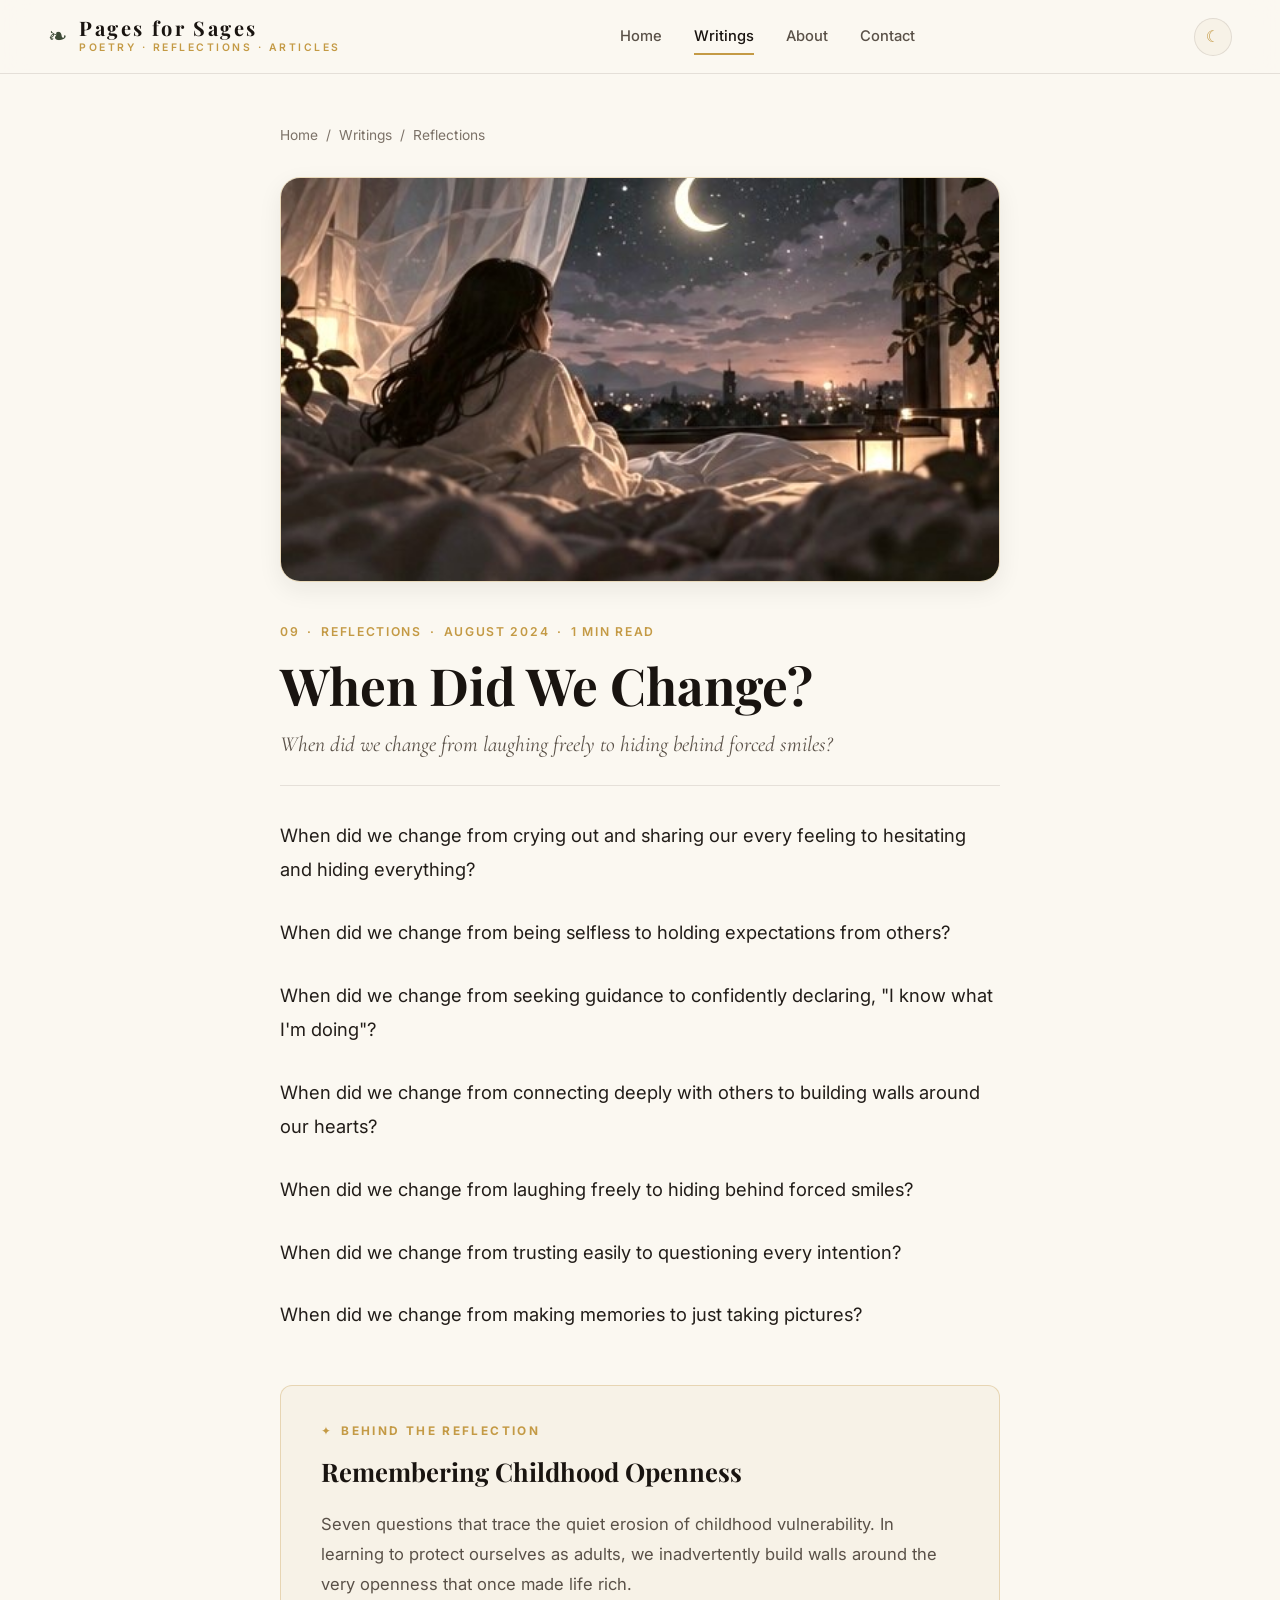
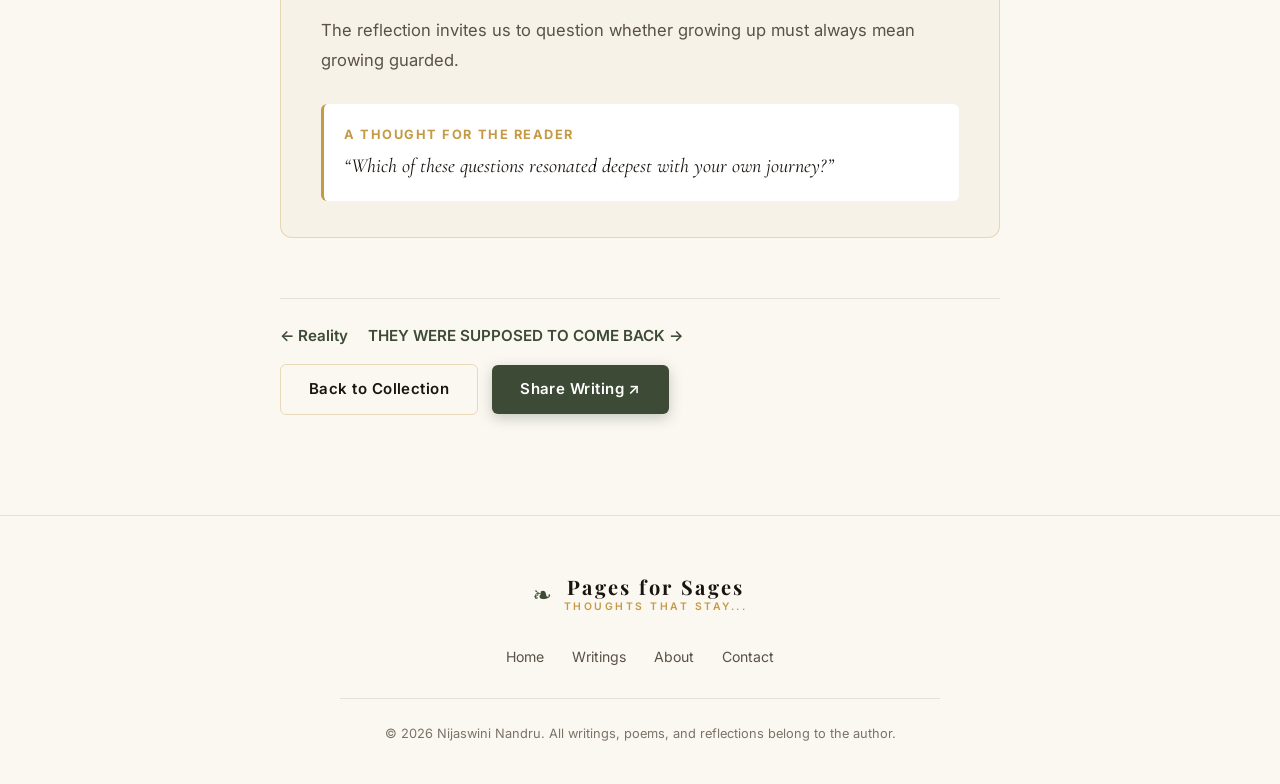
<file: writings/when-did-we-change.html>
﻿<!DOCTYPE html>
<html lang="en">
<head>
  <meta charset="utf-8">
  <meta name="viewport" content="width=device-width, initial-scale=1.0">
  <meta name="theme-color" content="#3d4a36">
  <meta name="description" content="When did we change from laughing freely to hiding behind forced smiles? — When Did We Change? by Nijaswini Nandru.">
  <title>When Did We Change? — Pages for Sages</title>

  <link rel="preconnect" href="https://fonts.googleapis.com">
  <link rel="preconnect" href="https://fonts.gstatic.com" crossorigin>
  <link href="https://fonts.googleapis.com/css2?family=Caveat:wght@500;600&family=Cormorant+Garamond:ital,wght@0,400;0,500;0,600;0,700;1,400;1,600&family=Inter:wght@300;400;500;600;700&family=Playfair+Display:ital,wght@0,500;0,600;0,700;1,500;1,600&display=swap" rel="stylesheet">

  <link rel="stylesheet" href="../css/styles.css">
  <style>
/* ==========================================================================
   NIJAASWINI — MASTER LITERARY DESIGN SYSTEM
   Author: Nijaswini Nandru
   "Thoughts that stay..."
   ========================================================================== */

@import url('https://fonts.googleapis.com/css2?family=Caveat:wght@500;600&family=Cormorant+Garamond:ital,wght@0,400;0,500;0,600;0,700;1,400;1,600&family=Inter:wght@300;400;500;600;700&family=Playfair+Display:ital,wght@0,500;0,600;0,700;1,500;1,600&display=swap');

:root {
  /* Warm Literary Palette (Default Light) */
  --bg-page: #fbf8f1;
  --bg-page-tint: #f5efe3;
  --bg-card: #ffffff;
  --bg-card-subtle: #f7f2e7;
  --bg-surface: #ede5d5;
  --bg-glass: rgba(251, 248, 241, 0.88);
  --bg-glass-card: rgba(255, 255, 255, 0.85);

  --color-ink: #221d19;
  --color-ink-headings: #191410;
  --color-ink-muted: #5a5148;
  --color-ink-subtle: #7c7268;

  --color-olive: #3d4a36;
  --color-olive-dark: #2a3325;
  --color-olive-light: #526349;
  --color-olive-soft: rgba(61, 74, 54, 0.08);

  --color-earth: #6b5745;
  --color-earth-soft: rgba(107, 87, 69, 0.1);

  --color-gold: #c49a45;
  --color-gold-bright: #dfb55c;
  --color-gold-soft: rgba(196, 154, 69, 0.16);
  --color-gold-border: rgba(196, 154, 69, 0.38);

  --color-amber: #de7e43;
  --color-amber-soft: rgba(222, 126, 67, 0.12);

  --border-delicate: rgba(90, 81, 72, 0.14);
  --border-gold: rgba(196, 154, 69, 0.32);

  --shadow-sm: 0 2px 8px rgba(34, 29, 25, 0.04);
  --shadow-md: 0 8px 24px rgba(34, 29, 25, 0.07);
  --shadow-lg: 0 16px 40px rgba(34, 29, 25, 0.1);
  --shadow-gold: 0 8px 28px rgba(196, 154, 69, 0.15);

  /* Fonts */
  --font-serif: 'Playfair Display', Georgia, serif;
  --font-editorial: 'Cormorant Garamond', Georgia, serif;
  --font-sans: 'Inter', system-ui, -apple-system, sans-serif;
  --font-script: 'Caveat', cursive;

  /* Layout */
  --max-width: 1200px;
  --max-reading-width: 760px;
  --header-height: 74px;
  --radius-sm: 6px;
  --radius-md: 12px;
  --radius-lg: 20px;
  --radius-full: 9999px;

  --transition-smooth: all 0.28s cubic-bezier(0.16, 1, 0.3, 1);
}

/* Warm Dark Theme (Espresso, Amber & Gold) */
body.dark-mode {
  --bg-page: #151311;
  --bg-page-tint: #1c1815;
  --bg-card: #201b17;
  --bg-card-subtle: #27221d;
  --bg-surface: #2d2722;
  --bg-glass: rgba(21, 19, 17, 0.92);
  --bg-glass-card: rgba(32, 27, 23, 0.9);

  --color-ink: #f0e9dc;
  --color-ink-headings: #fcf8f0;
  --color-ink-muted: #b8ab9a;
  --color-ink-subtle: #948674;

  --color-olive: #687e5b;
  --color-olive-dark: #819b71;
  --color-olive-light: #9ab48b;
  --color-olive-soft: rgba(104, 126, 91, 0.18);

  --color-earth: #b29b86;
  --color-earth-soft: rgba(178, 155, 134, 0.15);

  --color-gold: #dfb55c;
  --color-gold-bright: #ebd082;
  --color-gold-soft: rgba(223, 181, 92, 0.2);
  --color-gold-border: rgba(223, 181, 92, 0.45);

  --color-amber: #e8915b;
  --color-amber-soft: rgba(232, 145, 91, 0.18);

  --border-delicate: rgba(240, 233, 220, 0.1);
  --border-gold: rgba(223, 181, 92, 0.35);

  --shadow-sm: 0 2px 8px rgba(0, 0, 0, 0.35);
  --shadow-md: 0 8px 24px rgba(0, 0, 0, 0.45);
  --shadow-lg: 0 16px 40px rgba(0, 0, 0, 0.6);
  --shadow-gold: 0 8px 28px rgba(223, 181, 92, 0.2);
}

/* Base Reset & Typography */
*, *::before, *::after {
  box-sizing: border-box;
  margin: 0;
  padding: 0;
}

html {
  font-size: 16px;
  scroll-behavior: smooth;
  scroll-padding-top: var(--header-height);
  -webkit-text-size-adjust: 100%;
}

body {
  background-color: var(--bg-page);
  color: var(--color-ink);
  font-family: var(--font-sans);
  line-height: 1.65;
  text-rendering: optimizeLegibility;
  -webkit-font-smoothing: antialiased;
  -moz-osx-font-smoothing: grayscale;
  transition: background-color 0.4s ease, color 0.4s ease;
  overflow-x: hidden;
}

a {
  color: inherit;
  text-decoration: none;
  transition: var(--transition-smooth);
}

img {
  max-width: 100%;
  height: auto;
  display: block;
}

button, input, textarea, select {
  font: inherit;
  color: inherit;
  border: none;
  background: none;
}

/* Skip link for Accessibility */
.skip-link {
  position: absolute;
  top: -60px;
  left: 20px;
  background: var(--color-olive);
  color: #ffffff;
  padding: 10px 18px;
  border-radius: var(--radius-sm);
  z-index: 1000;
  font-weight: 500;
  transition: top 0.2s ease;
}
.skip-link:focus {
  top: 16px;
}

/* Layout Wrappers */
.section-wrap {
  width: 100%;
  max-width: var(--max-width);
  margin-left: auto;
  margin-right: auto;
  padding-left: 24px;
  padding-right: 24px;
}

.reading-wrap {
  max-width: var(--max-reading-width);
  margin-left: auto;
  margin-right: auto;
  padding-left: 20px;
  padding-right: 20px;
}

/* Section Headings */
.section-heading {
  display: flex;
  justify-content: space-between;
  align-items: flex-end;
  margin-bottom: 40px;
  border-bottom: 1px solid var(--border-delicate);
  padding-bottom: 20px;
}

.eyebrow {
  font-size: 0.76rem;
  letter-spacing: 0.22em;
  text-transform: uppercase;
  color: var(--color-gold);
  font-weight: 600;
  margin-bottom: 8px;
  display: flex;
  align-items: center;
  gap: 8px;
}

.eyebrow::before {
  content: "❧";
  font-size: 0.95rem;
  color: var(--color-olive);
}

.section-heading h2 {
  font-family: var(--font-serif);
  font-size: 2.25rem;
  font-weight: 600;
  color: var(--color-ink-headings);
  line-height: 1.2;
}

.section-heading h2 em {
  font-style: italic;
  font-weight: 400;
  color: var(--color-olive);
}

.heading-note {
  font-size: 0.92rem;
  color: var(--color-ink-subtle);
  font-style: italic;
  font-family: var(--font-editorial);
  font-size: 1.15rem;
}

/* ==========================================================================
   SITE HEADER & NAVIGATION
   ========================================================================== */
.site-header {
  position: sticky;
  top: 0;
  left: 0;
  width: 100%;
  height: var(--header-height);
  background: var(--bg-glass);
  backdrop-filter: blur(14px);
  -webkit-backdrop-filter: blur(14px);
  border-bottom: 1px solid var(--border-delicate);
  z-index: 100;
  display: flex;
  align-items: center;
  justify-content: space-between;
  padding: 0 clamp(16px, 4vw, 48px);
  transition: background-color 0.3s ease, border-color 0.3s ease;
}

.wordmark {
  display: flex;
  align-items: center;
  gap: 12px;
  color: var(--color-ink-headings);
}

.wordmark .brand-leaf {
  font-size: 1.45rem;
  color: var(--color-olive);
  line-height: 1;
  transition: transform 0.3s ease;
}

.wordmark:hover .brand-leaf {
  transform: rotate(15deg) scale(1.1);
}

.wordmark-text {
  display: flex;
  flex-direction: column;
}

.wordmark-name {
  font-family: var(--font-serif);
  font-size: 1.25rem;
  letter-spacing: 0.12em;
  font-weight: 700;
  line-height: 1.1;
  color: var(--color-ink-headings);
}

.wordmark-tag {
  font-size: 0.65rem;
  letter-spacing: 0.24em;
  text-transform: uppercase;
  color: var(--color-gold);
  font-weight: 600;
}

.site-nav {
  display: flex;
  align-items: center;
  gap: 32px;
}

.site-nav a {
  font-size: 0.92rem;
  font-weight: 500;
  color: var(--color-ink-muted);
  position: relative;
  padding: 6px 0;
}

.site-nav a::after {
  content: '';
  position: absolute;
  bottom: 0;
  left: 0;
  width: 0;
  height: 2px;
  background: var(--color-gold);
  transition: width 0.25s ease;
}

.site-nav a:hover,
.site-nav a.active {
  color: var(--color-ink-headings);
}

.site-nav a:hover::after,
.site-nav a.active::after {
  width: 100%;
}

.header-tools {
  display: flex;
  align-items: center;
  gap: 14px;
}

.search-box {
  display: flex;
  align-items: center;
  gap: 8px;
  background: var(--bg-card-subtle);
  border: 1px solid var(--border-delicate);
  border-radius: var(--radius-full);
  padding: 6px 14px;
  transition: var(--transition-smooth);
}

.search-box:focus-within {
  border-color: var(--color-gold);
  box-shadow: 0 0 0 3px var(--color-gold-soft);
  background: var(--bg-card);
}

.search-box span {
  font-size: 0.95rem;
  color: var(--color-gold);
}

.search-box input {
  font-size: 0.86rem;
  width: 140px;
  transition: width 0.25s ease;
}

.search-box input:focus {
  width: 190px;
  outline: none;
}

.theme-toggle {
  width: 38px;
  height: 38px;
  border-radius: var(--radius-full);
  display: flex;
  align-items: center;
  justify-content: center;
  background: var(--bg-card-subtle);
  border: 1px solid var(--border-delicate);
  cursor: pointer;
  font-size: 1rem;
  color: var(--color-gold);
  transition: var(--transition-smooth);
}

.theme-toggle:hover {
  background: var(--color-gold-soft);
  border-color: var(--color-gold);
  transform: rotate(20deg);
}

.menu-toggle {
  display: none;
  width: 40px;
  height: 40px;
  border-radius: var(--radius-sm);
  background: var(--bg-card-subtle);
  border: 1px solid var(--border-delicate);
  font-size: 1.25rem;
  color: var(--color-ink-headings);
  cursor: pointer;
}

/* ==========================================================================
   BUTTONS & ACCENTS
   ========================================================================== */
.button {
  display: inline-flex;
  align-items: center;
  justify-content: center;
  gap: 10px;
  padding: 12px 28px;
  font-size: 0.94rem;
  font-weight: 600;
  border-radius: var(--radius-sm);
  cursor: pointer;
  transition: var(--transition-smooth);
  letter-spacing: 0.03em;
}

.button-primary {
  background-color: var(--color-olive);
  color: #ffffff;
  box-shadow: 0 4px 14px rgba(61, 74, 54, 0.28);
}

.button-primary:hover {
  background-color: var(--color-olive-dark);
  box-shadow: 0 6px 20px rgba(61, 74, 54, 0.4);
  transform: translateY(-2px);
  color: #ffffff;
}

.button-secondary {
  background: transparent;
  color: var(--color-ink-headings);
  border: 1px solid var(--border-gold);
}

.button-secondary:hover {
  background: var(--color-gold-soft);
  border-color: var(--color-gold);
  transform: translateY(-2px);
}

.button-light {
  background: #ffffff;
  color: var(--color-ink-headings);
  box-shadow: var(--shadow-md);
}

.button-light:hover {
  background: var(--bg-page-tint);
  transform: translateY(-2px);
}

.text-link {
  display: inline-flex;
  align-items: center;
  gap: 6px;
  font-size: 0.95rem;
  font-weight: 600;
  color: var(--color-olive);
  cursor: pointer;
}

.text-link:hover {
  color: var(--color-gold);
  transform: translateX(3px);
}

/* ==========================================================================
   HERO SECTION & CINEMATIC CHARACTER STAGE
   ========================================================================== */
.hero {
  position: relative;
  min-height: calc(100vh - var(--header-height));
  display: grid;
  grid-template-columns: 1.05fr 0.95fr;
  align-items: center;
  padding: 40px clamp(24px, 5vw, 64px);
  max-width: 1400px;
  margin: 0 auto;
  gap: 40px;
  overflow: hidden;
}

.hero-copy {
  z-index: 10;
  max-width: 620px;
}

.hero-tagline {
  font-family: var(--font-script);
  font-size: 2.2rem;
  color: var(--color-gold);
  line-height: 1.1;
  margin-bottom: 12px;
  display: block;
}

.hero h1 {
  font-family: var(--font-serif);
  font-size: clamp(3rem, 5.5vw, 5rem);
  font-weight: 700;
  line-height: 1.02;
  color: var(--color-ink-headings);
  letter-spacing: -0.015em;
  margin-bottom: 24px;
}

.hero h1 em {
  font-style: italic;
  font-weight: 400;
  color: var(--color-olive);
  display: inline-block;
}

.hero-description {
  font-size: 1.15rem;
  line-height: 1.8;
  color: var(--color-ink-muted);
  margin-bottom: 36px;
  font-family: var(--font-editorial);
  font-size: 1.35rem;
}

.hero-actions {
  display: flex;
  align-items: center;
  gap: 16px;
  margin-bottom: 40px;
  flex-wrap: wrap;
}

.hero-stats {
  display: flex;
  gap: 32px;
  padding-top: 24px;
  border-top: 1px solid var(--border-delicate);
}

.hero-stats span {
  display: flex;
  flex-direction: column;
}

.hero-stats b {
  font-family: var(--font-serif);
  font-size: 1.6rem;
  color: var(--color-olive);
  line-height: 1;
}

.hero-stats small {
  font-size: 0.78rem;
  color: var(--color-ink-subtle);
  letter-spacing: 0.08em;
  text-transform: uppercase;
  margin-top: 4px;
}

/* Character Stage & Canvas Scrubbing Engine */
.hero-visual {
  position: relative;
  width: 100%;
  height: clamp(520px, 75vh, 760px);
  display: flex;
  align-items: center;
  justify-content: center;
  user-select: none;
}

.character-stage {
  position: relative;
  width: 100%;
  height: 100%;
  border-radius: var(--radius-lg);
  overflow: hidden;
  background: radial-gradient(circle at 60% 40%, rgba(223, 181, 92, 0.18) 0%, rgba(61, 74, 54, 0.1) 60%, transparent 85%);
  box-shadow: inset 0 0 0 1px var(--border-gold);
  cursor: ew-resize;
}

.character-canvas {
  position: absolute;
  inset: 0;
  width: 100%;
  height: 100%;
  object-fit: cover;
  pointer-events: none;
}

/* Atmospheric decorative rings behind character */
.stage-halo {
  position: absolute;
  width: 480px;
  height: 480px;
  border-radius: 50%;
  border: 1px dashed var(--color-gold-border);
  top: 50%;
  left: 50%;
  transform: translate(-50%, -50%);
  pointer-events: none;
  animation: slowSpin 120s linear infinite;
}

.stage-halo-inner {
  position: absolute;
  width: 360px;
  height: 360px;
  border-radius: 50%;
  border: 1px solid var(--color-gold-border);
  top: 50%;
  left: 50%;
  transform: translate(-50%, -50%);
  pointer-events: none;
}

@keyframes slowSpin {
  from { transform: translate(-50%, -50%) rotate(0deg); }
  to { transform: translate(-50%, -50%) rotate(360deg); }
}

/* Floating literary note pills */
.floating-note {
  position: absolute;
  background: var(--bg-glass-card);
  backdrop-filter: blur(10px);
  -webkit-backdrop-filter: blur(10px);
  padding: 10px 18px;
  border-radius: var(--radius-md);
  border: 1px solid var(--border-gold);
  font-family: var(--font-script);
  font-size: 1.25rem;
  color: var(--color-ink-headings);
  box-shadow: var(--shadow-md);
  pointer-events: none;
  z-index: 5;
  transition: transform 0.4s ease;
}

.note-top {
  top: 40px;
  right: 20px;
  transform: rotate(2.5deg);
}

.note-bottom {
  bottom: 85px;
  left: 20px;
  font-size: 1.15rem;
  transform: rotate(-2deg);
}

/* Scrubber Telemetry & Controls Pill */
.scrub-telemetry-pill {
  position: absolute;
  bottom: 18px;
  left: 50%;
  transform: translateX(-50%);
  background: rgba(22, 19, 17, 0.88);
  backdrop-filter: blur(12px);
  -webkit-backdrop-filter: blur(12px);
  color: #f0e9dc;
  padding: 8px 16px;
  border-radius: var(--radius-full);
  border: 1px solid rgba(223, 181, 92, 0.4);
  font-size: 0.76rem;
  letter-spacing: 0.05em;
  display: flex;
  align-items: center;
  gap: 14px;
  z-index: 15;
  pointer-events: auto;
  box-shadow: 0 4px 20px rgba(0, 0, 0, 0.3);
  max-width: 95%;
}

.telemetry-indicator {
  display: flex;
  align-items: center;
  gap: 6px;
  color: var(--color-gold-bright);
  font-weight: 600;
}

.telemetry-indicator .pulse-dot {
  width: 7px;
  height: 7px;
  border-radius: 50%;
  background: var(--color-gold-bright);
  box-shadow: 0 0 8px var(--color-gold-bright);
  animation: dotPulse 2s infinite ease-in-out;
}

@keyframes dotPulse {
  0%, 100% { opacity: 0.4; transform: scale(0.9); }
  50% { opacity: 1; transform: scale(1.2); }
}

.telemetry-hint {
  color: #c4b9a8;
  font-size: 0.74rem;
  white-space: nowrap;
}

.telemetry-frame-num {
  font-family: monospace;
  background: rgba(255, 255, 255, 0.1);
  padding: 2px 7px;
  border-radius: 4px;
  color: #ffffff;
}

/* ==========================================================================
   VALUES & ETHOS STRIP
   ========================================================================== */
.values-strip {
  background: var(--bg-card-subtle);
  border-top: 1px solid var(--border-delicate);
  border-bottom: 1px solid var(--border-delicate);
  padding: 28px clamp(24px, 5vw, 64px);
  display: grid;
  grid-template-columns: repeat(3, 1fr) 1.2fr;
  align-items: center;
  gap: 28px;
}

.values-item {
  display: flex;
  align-items: flex-start;
  gap: 14px;
}

.value-icon {
  font-size: 1.4rem;
  color: var(--color-gold);
  line-height: 1;
}

.value-text b {
  display: block;
  font-size: 0.95rem;
  color: var(--color-ink-headings);
  font-weight: 600;
}

.value-text small {
  display: block;
  font-size: 0.82rem;
  color: var(--color-ink-subtle);
  margin-top: 2px;
}

.values-quote {
  font-family: var(--font-script);
  font-size: 1.45rem;
  color: var(--color-olive);
  text-align: right;
  line-height: 1.25;
  border-left: 1px solid var(--border-delicate);
  padding-left: 24px;
}

/* ==========================================================================
   DOORWAYS / CATEGORY CARDS
   ========================================================================== */
.category-section {
  padding-top: 80px;
  padding-bottom: 80px;
}

.category-grid {
  display: grid;
  grid-template-columns: repeat(4, 1fr);
  gap: 24px;
}

.category-card {
  position: relative;
  background: var(--bg-card);
  border: 1px solid var(--border-delicate);
  border-radius: var(--radius-md);
  overflow: hidden;
  box-shadow: var(--shadow-sm);
  display: flex;
  flex-direction: column;
  transition: var(--transition-smooth);
}

.category-card:hover {
  transform: translateY(-6px);
  box-shadow: var(--shadow-md);
  border-color: var(--color-gold-border);
}

.category-photo-wrap {
  width: 100%;
  height: 200px;
  position: relative;
  overflow: hidden;
  background-color: var(--bg-surface);
}

.category-photo {
  width: 100%;
  height: 100%;
  object-fit: cover;
  transition: transform 0.6s cubic-bezier(0.16, 1, 0.3, 1);
}

.category-card:hover .category-photo {
  transform: scale(1.06);
}

.category-info {
  padding: 24px;
  display: flex;
  flex-direction: column;
  flex-grow: 1;
}

.category-order {
  font-size: 0.72rem;
  letter-spacing: 0.18em;
  color: var(--color-gold);
  font-weight: 600;
  text-transform: uppercase;
  margin-bottom: 8px;
}

.category-info h3 {
  font-family: var(--font-serif);
  font-size: 1.4rem;
  color: var(--color-ink-headings);
  margin-bottom: 8px;
}

.category-info p {
  font-size: 0.88rem;
  color: var(--color-ink-muted);
  line-height: 1.55;
  margin-bottom: 20px;
  flex-grow: 1;
}

.category-action {
  font-size: 0.86rem;
  font-weight: 600;
  color: var(--color-olive);
  display: flex;
  align-items: center;
  gap: 6px;
  transition: color 0.2s ease;
}

.category-card:hover .category-action {
  color: var(--color-gold);
}

/* ==========================================================================
   FEATURED POEM SECTION
   ========================================================================== */
.featured-section {
  padding-bottom: 80px;
}

.featured-card {
  display: grid;
  grid-template-columns: 1fr 1.15fr;
  background: var(--bg-card);
  border: 1px solid var(--border-gold);
  border-radius: var(--radius-lg);
  overflow: hidden;
  box-shadow: var(--shadow-md);
}

.featured-visual {
  position: relative;
  min-height: 420px;
  background-color: var(--bg-surface);
  overflow: hidden;
}

.featured-visual img {
  width: 100%;
  height: 100%;
  object-fit: cover;
  transition: transform 0.8s ease;
}

.featured-card:hover .featured-visual img {
  transform: scale(1.04);
}

.featured-stamp {
  position: absolute;
  top: 24px;
  left: 24px;
  background: rgba(22, 19, 17, 0.82);
  color: var(--color-gold-bright);
  padding: 6px 14px;
  border-radius: var(--radius-full);
  font-size: 0.72rem;
  letter-spacing: 0.16em;
  font-weight: 700;
  border: 1px solid rgba(223, 181, 92, 0.4);
  backdrop-filter: blur(8px);
}

.featured-visual-caption {
  position: absolute;
  bottom: 24px;
  left: 24px;
  right: 24px;
  color: #ffffff;
  font-family: var(--font-script);
  font-size: 1.45rem;
  text-shadow: 0 2px 8px rgba(0, 0, 0, 0.7);
}

.featured-content {
  padding: clamp(32px, 5vw, 60px);
  display: flex;
  flex-direction: column;
  justify-content: center;
}

.post-meta {
  font-size: 0.76rem;
  letter-spacing: 0.14em;
  text-transform: uppercase;
  color: var(--color-gold);
  font-weight: 600;
  display: flex;
  align-items: center;
  gap: 8px;
  margin-bottom: 14px;
}

.featured-content h3 {
  font-family: var(--font-serif);
  font-size: clamp(2rem, 3.5vw, 2.8rem);
  color: var(--color-ink-headings);
  line-height: 1.15;
  margin-bottom: 16px;
}

.featured-excerpt {
  font-family: var(--font-editorial);
  font-size: 1.3rem;
  line-height: 1.7;
  color: var(--color-ink-muted);
  font-style: italic;
  margin-bottom: 32px;
}

.featured-footnote {
  margin-top: 20px;
  font-size: 0.82rem;
  color: var(--color-ink-subtle);
  font-style: italic;
}

/* ==========================================================================
   WRITINGS COLLECTION & FILTERING
   ========================================================================== */
.writing-section {
  padding-top: 60px;
  padding-bottom: 100px;
}

.writing-tools {
  display: flex;
  justify-content: space-between;
  align-items: center;
  margin-bottom: 36px;
  gap: 20px;
  flex-wrap: wrap;
}

.filters {
  display: inline-flex;
  background: var(--bg-card-subtle);
  border: 1px solid var(--border-delicate);
  border-radius: var(--radius-full);
  padding: 4px;
  gap: 4px;
}

.filter {
  padding: 8px 22px;
  border-radius: var(--radius-full);
  font-size: 0.88rem;
  font-weight: 500;
  color: var(--color-ink-muted);
  cursor: pointer;
  transition: var(--transition-smooth);
}

.filter:hover {
  color: var(--color-ink-headings);
}

.filter.active {
  background: var(--color-olive);
  color: #ffffff;
  box-shadow: 0 2px 8px rgba(61, 74, 54, 0.25);
}

.writing-count-badge {
  font-size: 0.85rem;
  color: var(--color-ink-subtle);
  font-family: var(--font-editorial);
  font-size: 1.15rem;
}

/* Post Cards Grid */
.post-grid {
  display: grid;
  grid-template-columns: repeat(3, 1fr);
  gap: 30px;
}

.post-card {
  background: var(--bg-card);
  border: 1px solid var(--border-delicate);
  border-radius: var(--radius-md);
  overflow: hidden;
  box-shadow: var(--shadow-sm);
  display: flex;
  flex-direction: column;
  transition: var(--transition-smooth);
}

.post-card:hover {
  transform: translateY(-6px);
  box-shadow: var(--shadow-md);
  border-color: var(--color-gold-border);
}

.post-card-btn {
  text-align: left;
  display: flex;
  flex-direction: column;
  height: 100%;
  cursor: pointer;
  background: none;
  border: none;
  padding: 0;
  width: 100%;
}

.post-art {
  width: 100%;
  height: 220px;
  position: relative;
  overflow: hidden;
  background: var(--bg-surface);
}

.post-art img {
  width: 100%;
  height: 100%;
  object-fit: cover;
  transition: transform 0.6s cubic-bezier(0.16, 1, 0.3, 1);
}

.post-card:hover .post-art img {
  transform: scale(1.06);
}

.post-art-number {
  position: absolute;
  top: 14px;
  left: 14px;
  font-family: monospace;
  font-size: 0.74rem;
  font-weight: 700;
  background: rgba(22, 19, 17, 0.78);
  color: var(--color-gold-bright);
  padding: 3px 8px;
  border-radius: 4px;
  backdrop-filter: blur(6px);
}

.post-art-category {
  position: absolute;
  top: 14px;
  right: 14px;
  font-size: 0.68rem;
  letter-spacing: 0.12em;
  text-transform: uppercase;
  background: rgba(22, 19, 17, 0.78);
  color: #ffffff;
  padding: 3px 9px;
  border-radius: var(--radius-full);
  backdrop-filter: blur(6px);
}

.post-card-content {
  padding: 24px;
  display: flex;
  flex-direction: column;
  flex-grow: 1;
}

.post-card-content h3 {
  font-family: var(--font-serif);
  font-size: 1.45rem;
  color: var(--color-ink-headings);
  margin-bottom: 10px;
  line-height: 1.25;
}

.post-excerpt {
  font-size: 0.92rem;
  color: var(--color-ink-muted);
  line-height: 1.6;
  margin-bottom: 24px;
  flex-grow: 1;
}

.card-read-action {
  font-size: 0.88rem;
  font-weight: 600;
  color: var(--color-olive);
  display: flex;
  align-items: center;
  gap: 6px;
  transition: color 0.2s ease;
}

.post-card:hover .card-read-action {
  color: var(--color-gold);
}

/* Empty State / Notice Card */
.empty-state {
  text-align: center;
  padding: 60px 20px;
  background: var(--bg-card-subtle);
  border: 1px dashed var(--border-gold);
  border-radius: var(--radius-md);
  margin: 30px 0;
}

.empty-state h4 {
  font-family: var(--font-serif);
  font-size: 1.6rem;
  color: var(--color-ink-headings);
  margin-bottom: 12px;
}

.empty-state p {
  color: var(--color-ink-muted);
  max-width: 520px;
  margin: 0 auto;
}

/* Placeholder card for Renewal or Articles */
.placeholder-card {
  border: 1px dashed var(--color-gold-border);
  background: var(--bg-card-subtle);
  padding: 36px 28px;
  border-radius: var(--radius-md);
  text-align: center;
  display: flex;
  flex-direction: column;
  align-items: center;
  justify-content: center;
  min-height: 320px;
}

.placeholder-badge {
  font-size: 0.72rem;
  letter-spacing: 0.16em;
  text-transform: uppercase;
  background: var(--color-gold-soft);
  color: var(--color-gold);
  border: 1px solid var(--color-gold-border);
  padding: 4px 12px;
  border-radius: var(--radius-full);
  font-weight: 600;
  margin-bottom: 16px;
}

.placeholder-card h3 {
  font-family: var(--font-serif);
  font-size: 1.5rem;
  color: var(--color-ink-headings);
  margin-bottom: 10px;
}

.placeholder-card p {
  font-size: 0.92rem;
  color: var(--color-ink-muted);
  max-width: 420px;
  line-height: 1.6;
}

/* ==========================================================================
   QUOTE BAND / LITERARY RESPITE
   ========================================================================== */
.quote-band {
  position: relative;
  background: var(--color-olive-dark);
  color: #fbf8f1;
  padding: 90px clamp(24px, 5vw, 64px);
  text-align: center;
  overflow: hidden;
}

.quote-band::before {
  content: "“";
  position: absolute;
  top: -40px;
  left: 50%;
  transform: translateX(-50%);
  font-family: var(--font-serif);
  font-size: 16rem;
  color: rgba(255, 255, 255, 0.04);
  line-height: 1;
  pointer-events: none;
}

.quote-band blockquote {
  font-family: var(--font-editorial);
  font-size: clamp(1.8rem, 3.2vw, 2.7rem);
  line-height: 1.4;
  font-style: italic;
  max-width: 820px;
  margin: 0 auto 24px;
}

.quote-band cite {
  font-size: 0.92rem;
  letter-spacing: 0.15em;
  text-transform: uppercase;
  color: var(--color-gold-bright);
  font-style: normal;
  font-weight: 500;
}

/* ==========================================================================
   ABOUT THE AUTHOR (HOMEPAGE SECTION & STANDALONE PAGE)
   ========================================================================== */
.about-section {
  padding-top: 100px;
  padding-bottom: 100px;
}

.about-grid {
  display: grid;
  grid-template-columns: 0.9fr 1.1fr;
  gap: 60px;
  align-items: center;
}

.about-visual {
  position: relative;
}

.about-photo-frame {
  position: relative;
  border-radius: var(--radius-lg);
  overflow: hidden;
  box-shadow: var(--shadow-lg);
  border: 1px solid var(--border-gold);
}

.about-photo-frame img {
  width: 100%;
  height: clamp(400px, 55vh, 600px);
  object-fit: cover;
}

.about-photo-caption {
  position: absolute;
  bottom: 20px;
  right: 20px;
  background: var(--bg-glass-card);
  backdrop-filter: blur(8px);
  padding: 6px 16px;
  border-radius: var(--radius-full);
  font-family: var(--font-script);
  font-size: 1.25rem;
  color: var(--color-ink-headings);
  border: 1px solid var(--border-gold);
}

.about-copy h2 {
  font-family: var(--font-serif);
  font-size: clamp(2.4rem, 4vw, 3.2rem);
  line-height: 1.15;
  color: var(--color-ink-headings);
  margin-bottom: 24px;
}

.about-copy h2 em {
  font-style: italic;
  font-weight: 400;
  color: var(--color-olive);
}

.about-copy p {
  font-size: 1.08rem;
  line-height: 1.85;
  color: var(--color-ink-muted);
  margin-bottom: 20px;
}

.about-copy p:first-of-type {
  font-family: var(--font-editorial);
  font-size: 1.35rem;
  color: var(--color-ink-headings);
}

/* ==========================================================================
   CONTACT SECTION & FORM
   ========================================================================== */
.contact-section {
  padding-top: 80px;
  padding-bottom: 100px;
  background: var(--bg-card-subtle);
  border-top: 1px solid var(--border-delicate);
}

.contact-inner {
  max-width: 720px;
  margin: 0 auto;
  text-align: center;
}

.contact-inner h2 {
  font-family: var(--font-serif);
  font-size: 2.8rem;
  color: var(--color-ink-headings);
  margin-bottom: 16px;
}

.contact-inner h2 em {
  font-style: italic;
  font-weight: 400;
  color: var(--color-olive);
}

.contact-inner p {
  font-size: 1.1rem;
  color: var(--color-ink-muted);
  margin-bottom: 36px;
}

.contact-form {
  background: var(--bg-card);
  border: 1px solid var(--border-delicate);
  border-radius: var(--radius-lg);
  padding: clamp(24px, 5vw, 44px);
  text-align: left;
  box-shadow: var(--shadow-md);
}

.form-group {
  margin-bottom: 22px;
}

.form-group label {
  display: block;
  font-size: 0.84rem;
  font-weight: 600;
  letter-spacing: 0.05em;
  color: var(--color-ink-headings);
  margin-bottom: 8px;
}

.form-group input,
.form-group select,
.form-group textarea {
  width: 100%;
  padding: 12px 16px;
  background: var(--bg-page);
  border: 1px solid var(--border-delicate);
  border-radius: var(--radius-sm);
  color: var(--color-ink);
  transition: var(--transition-smooth);
}

.form-group input:focus,
.form-group select:focus,
.form-group textarea:focus {
  outline: none;
  border-color: var(--color-gold);
  box-shadow: 0 0 0 3px var(--color-gold-soft);
  background: var(--bg-card);
}

.form-helper {
  font-size: 0.78rem;
  color: var(--color-ink-subtle);
  margin-top: 6px;
}

.form-status-msg {
  padding: 14px 18px;
  border-radius: var(--radius-sm);
  margin-top: 20px;
  font-size: 0.92rem;
  display: none;
}

.form-status-msg.status-success {
  display: block;
  background: rgba(61, 74, 54, 0.12);
  color: var(--color-olive-dark);
  border: 1px solid var(--color-olive);
}

.form-status-msg.status-error {
  display: block;
  background: rgba(222, 126, 67, 0.12);
  color: var(--color-amber);
  border: 1px solid var(--color-amber);
}

/* ==========================================================================
   FOOTER
   ========================================================================== */
.site-footer {
  background: var(--bg-page);
  border-top: 1px solid var(--border-delicate);
  padding: 60px clamp(24px, 5vw, 64px) 40px;
  display: flex;
  flex-direction: column;
  align-items: center;
  text-align: center;
  gap: 20px;
}

.footer-nav {
  display: flex;
  gap: 28px;
  margin: 10px 0;
}

.footer-nav a {
  font-size: 0.88rem;
  color: var(--color-ink-muted);
}

.footer-nav a:hover {
  color: var(--color-gold);
}

.footer-copyright {
  font-size: 0.8rem;
  color: var(--color-ink-subtle);
  border-top: 1px solid var(--border-delicate);
  padding-top: 24px;
  width: 100%;
  max-width: 600px;
}

/* ==========================================================================
   DEDICATED READING VIEW & MODAL READER
   ========================================================================== */
.reader-modal {
  width: min(920px, 94vw);
  max-height: 90vh;
  margin: auto;
  border: 1px solid var(--border-gold);
  border-radius: var(--radius-lg);
  background: var(--bg-card);
  color: var(--color-ink);
  box-shadow: 0 25px 70px rgba(0, 0, 0, 0.45);
  padding: 0;
  overflow: hidden;
}

.reader-modal::backdrop {
  background: rgba(18, 15, 13, 0.75);
  backdrop-filter: blur(8px);
}

.reader-header {
  position: sticky;
  top: 0;
  background: var(--bg-glass);
  backdrop-filter: blur(12px);
  -webkit-backdrop-filter: blur(12px);
  border-bottom: 1px solid var(--border-delicate);
  display: flex;
  justify-content: space-between;
  align-items: center;
  padding: 14px 28px;
  z-index: 10;
}

.reader-brand {
  font-family: var(--font-serif);
  font-size: 0.95rem;
  letter-spacing: 0.1em;
  color: var(--color-gold);
  font-weight: 700;
}

.reader-close-btn {
  width: 34px;
  height: 34px;
  border-radius: 50%;
  background: var(--bg-card-subtle);
  border: 1px solid var(--border-delicate);
  color: var(--color-ink);
  display: flex;
  align-items: center;
  justify-content: center;
  cursor: pointer;
  font-size: 1.1rem;
  transition: var(--transition-smooth);
}

.reader-close-btn:hover {
  background: var(--color-gold-soft);
  color: var(--color-gold);
  transform: rotate(90deg);
}

.reader-body {
  padding: 40px clamp(24px, 6vw, 64px) 60px;
  overflow-y: auto;
  max-height: calc(90vh - 65px);
}

.reader-hero-visual {
  width: 100%;
  height: 280px;
  border-radius: var(--radius-md);
  overflow: hidden;
  margin-bottom: 32px;
  position: relative;
}

.reader-hero-visual img {
  width: 100%;
  height: 100%;
  object-fit: cover;
}

.reader-title {
  font-family: var(--font-serif);
  font-size: clamp(2.2rem, 4vw, 3.2rem);
  line-height: 1.15;
  color: var(--color-ink-headings);
  margin-bottom: 12px;
}

.reader-lead {
  font-family: var(--font-editorial);
  font-size: 1.35rem;
  font-style: italic;
  color: var(--color-ink-muted);
  line-height: 1.6;
  margin-bottom: 32px;
  padding-bottom: 24px;
  border-bottom: 1px solid var(--border-delicate);
}

/* POEM TEXT — Exact Stanza Preservation */
.poem-container {
  margin: 36px 0;
  font-family: var(--font-editorial);
  font-size: 1.42rem;
  line-height: 1.85;
  color: var(--color-ink-headings);
}

.poem-stanza {
  margin-bottom: 2.2rem;
  white-space: pre-line;
}

/* BEHIND THE LINES (AUTHOR INTERPRETATION) */
.behind-the-lines {
  margin-top: 54px;
  background: var(--bg-card-subtle);
  border: 1px solid var(--border-gold);
  border-radius: var(--radius-md);
  padding: 36px clamp(20px, 4vw, 40px);
  position: relative;
}

.behind-kicker {
  font-size: 0.74rem;
  letter-spacing: 0.2em;
  text-transform: uppercase;
  color: var(--color-gold);
  font-weight: 700;
  margin-bottom: 8px;
  display: flex;
  align-items: center;
  gap: 8px;
}

.behind-kicker::before {
  content: "✦";
  color: var(--color-gold);
}

.behind-the-lines h3 {
  font-family: var(--font-serif);
  font-size: 1.6rem;
  color: var(--color-ink-headings);
  margin-bottom: 18px;
}

.behind-copy p {
  font-size: 1.04rem;
  line-height: 1.8;
  color: var(--color-ink-muted);
  margin-bottom: 16px;
}

.reflection-prompt-box {
  margin-top: 28px;
  padding: 20px;
  background: var(--bg-card);
  border-left: 3px solid var(--color-gold);
  border-radius: var(--radius-sm);
}

.reflection-prompt-box b {
  display: block;
  font-size: 0.8rem;
  letter-spacing: 0.12em;
  text-transform: uppercase;
  color: var(--color-gold);
  margin-bottom: 6px;
}

.reflection-prompt-box p {
  font-family: var(--font-editorial);
  font-size: 1.25rem;
  font-style: italic;
  color: var(--color-ink-headings);
  line-height: 1.5;
  margin-bottom: 0;
}

.reader-actions {
  display: flex;
  align-items: center;
  justify-content: space-between;
  margin-top: 48px;
  padding-top: 24px;
  border-top: 1px solid var(--border-delicate);
  flex-wrap: wrap;
  gap: 16px;
}

.reader-nav-links {
  display: flex;
  gap: 20px;
}

/* ==========================================================================
   STANDALONE READING PAGES (writings/the-last-dream.html etc.)
   ========================================================================== */
.standalone-reading-page {
  padding: 50px 0 100px;
}

.breadcrumb {
  display: flex;
  align-items: center;
  gap: 8px;
  font-size: 0.86rem;
  color: var(--color-ink-subtle);
  margin-bottom: 30px;
}

.breadcrumb a:hover {
  color: var(--color-gold);
}

.standalone-hero-visual {
  width: 100%;
  height: clamp(300px, 45vh, 460px);
  border-radius: var(--radius-lg);
  overflow: hidden;
  margin-bottom: 40px;
  border: 1px solid var(--border-gold);
  box-shadow: var(--shadow-md);
}

.standalone-hero-visual img {
  width: 100%;
  height: 100%;
  object-fit: cover;
}

/* ==========================================================================
   RESPONSIVE MEDIA QUERIES
   ========================================================================== */
@media (max-width: 1024px) {
  .hero {
    grid-template-columns: 1fr;
    padding-top: 30px;
    gap: 30px;
    text-align: center;
  }

  .hero-copy {
    max-width: 100%;
    margin: 0 auto;
    display: flex;
    flex-direction: column;
    align-items: center;
  }

  .hero-stats {
    justify-content: center;
  }

  .hero-visual {
    height: 520px;
    max-width: 500px;
    margin: 0 auto;
  }

  .values-strip {
    grid-template-columns: repeat(2, 1fr);
  }

  .values-quote {
    grid-column: span 2;
    text-align: center;
    border-left: none;
    border-top: 1px solid var(--border-delicate);
    padding-top: 18px;
    padding-left: 0;
  }

  .category-grid {
    grid-template-columns: repeat(2, 1fr);
  }

  .post-grid {
    grid-template-columns: repeat(2, 1fr);
  }

  .about-grid {
    grid-template-columns: 1fr;
    gap: 40px;
  }
}

@media (max-width: 768px) {
  :root {
    --header-height: 64px;
  }

  .menu-toggle {
    display: flex;
    align-items: center;
    justify-content: center;
  }

  .site-nav {
    position: fixed;
    top: var(--header-height);
    left: 0;
    width: 100%;
    background: var(--bg-glass);
    backdrop-filter: blur(20px);
    -webkit-backdrop-filter: blur(20px);
    border-bottom: 1px solid var(--border-delicate);
    flex-direction: column;
    padding: 24px;
    gap: 20px;
    transform: translateY(-120%);
    opacity: 0;
    pointer-events: none;
    transition: var(--transition-smooth);
    z-index: 99;
  }

  .site-nav.nav-open {
    transform: translateY(0);
    opacity: 1;
    pointer-events: auto;
  }

  .header-search {
    display: none;
  }

  .featured-card {
    grid-template-columns: 1fr;
  }

  .featured-visual {
    min-height: 280px;
  }

  .category-grid {
    grid-template-columns: 1fr;
  }

  .post-grid {
    grid-template-columns: 1fr;
  }

  .hero-visual {
    height: 440px;
  }

  .note-top, .note-bottom {
    display: none;
  }

  .values-strip {
    grid-template-columns: 1fr;
    gap: 20px;
  }

  .values-quote {
    grid-column: span 1;
  }

  .section-heading {
    flex-direction: column;
    align-items: flex-start;
    gap: 8px;
  }
}

/* Reduced Motion */
@media (prefers-reduced-motion: reduce) {
  *, *::before, *::after {
    animation-duration: 0.01ms !important;
    animation-iteration-count: 1 !important;
    transition-duration: 0.01ms !important;
    scroll-behavior: auto !important;
  }
}


/* Fallbacks for missing or unextracted assets */
.category-photo-wrap {
  background: radial-gradient(circle at 50% 50%, rgba(223, 181, 92, 0.25) 0%, rgba(61, 74, 54, 0.5) 100%), #2c3627;
  display: flex;
  align-items: center;
  justify-content: center;
}
.category-photo-wrap::before {
  content: "❧";
  font-size: 3rem;
  color: var(--color-gold-bright);
  opacity: 0.6;
  position: absolute;
}

.post-art {
  background: radial-gradient(circle at 60% 40%, rgba(223, 181, 92, 0.22) 0%, rgba(61, 74, 54, 0.4) 100%), #2c3627;
  display: flex;
  align-items: center;
  justify-content: center;
}
.post-art::before {
  content: "✦";
  font-size: 2.5rem;
  color: var(--color-gold-bright);
  opacity: 0.5;
  position: absolute;
}

.featured-visual {
  background: radial-gradient(circle at 50% 50%, rgba(223, 181, 92, 0.28) 0%, rgba(42, 51, 37, 0.7) 100%), #2a3325;
}

.character-stage {
  background: radial-gradient(circle at 60% 40%, rgba(223, 181, 92, 0.28) 0%, rgba(61, 74, 54, 0.2) 60%, rgba(22, 19, 17, 0.95) 100%), #1c1815;
}

.about-photo-frame {
  background: radial-gradient(circle at 50% 50%, rgba(223, 181, 92, 0.2) 0%, rgba(61, 74, 54, 0.3) 100%), #2c3627;
}

img {
  transition: opacity 0.3s ease;
}
  </style>
  <script>
    document.addEventListener('DOMContentLoaded', () => {
      const savedTheme = localStorage.getItem('nijaaswini-theme');
      if (savedTheme === 'dark') {
        document.body.classList.add('dark-mode');
        const btn = document.getElementById('themeToggle');
        if (btn) btn.textContent = '☼';
      }
      const themeToggle = document.getElementById('themeToggle');
      if (themeToggle) {
        themeToggle.addEventListener('click', () => {
          const isDark = document.body.classList.toggle('dark-mode');
          themeToggle.textContent = isDark ? '☼' : '☾';
          localStorage.setItem('nijaaswini-theme', isDark ? 'dark' : 'light');
        });
      }
      const menuToggle = document.getElementById('menuToggle');
      const siteNav = document.getElementById('siteNav');
      if (menuToggle && siteNav) {
        menuToggle.addEventListener('click', () => {
          const isExpanded = menuToggle.getAttribute('aria-expanded') === 'true';
          menuToggle.setAttribute('aria-expanded', String(!isExpanded));
          siteNav.classList.toggle('nav-open', !isExpanded);
        });
      }
      const shareBtn = document.getElementById('sharePiece');
      if (shareBtn) {
        shareBtn.addEventListener('click', async () => {
          const shareData = {
            title: 'When Did We Change? — Nijaaswini',
            text: 'When did we change from laughing freely to hiding behind forced smiles?',
            url: window.location.href
          };
          try {
            if (navigator.share) {
              await navigator.share(shareData);
            } else if (navigator.clipboard) {
              await navigator.clipboard.writeText(window.location.href);
              const orig = shareBtn.textContent;
              shareBtn.textContent = 'Link copied to clipboard ✓';
              setTimeout(() => { shareBtn.textContent = orig; }, 2400);
            } else {
              window.prompt('Copy direct link:', window.location.href);
            }
          } catch(e) {}
        });
      }
    });
  </script>
</head>
<body>
  <a class="skip-link" href="#reading-content">Skip to literary content</a>

  <header class="site-header">
    <a class="wordmark" href="../index.html" aria-label="Pages for Sages Homepage">
      <span class="brand-leaf">❧</span>
      <div class="wordmark-text">
        <span class="wordmark-name">Pages for Sages</span>
        <span class="wordmark-tag">Poetry · Reflections · Articles</span>
      </div>
    </a>

    <nav class="site-nav" id="siteNav" aria-label="Main navigation">
      <a href="../index.html">Home</a>
      <a href="index.html" class="active">Writings</a>
      <a href="../about/index.html">About</a>
      <a href="../contact/index.html">Contact</a>
    </nav>

    <div class="header-tools">
      <button class="theme-toggle" id="themeToggle" aria-label="Toggle color theme" title="Toggle warm dark/light theme">☾</button>
      <button class="menu-toggle" id="menuToggle" aria-expanded="false" aria-controls="siteNav" aria-label="Open mobile navigation">☰</button>
    </div>
  </header>

  <main id="reading-content" class="standalone-reading-page">
    <div class="reading-wrap">
      <nav class="breadcrumb" aria-label="Breadcrumb">
        <a href="../index.html">Home</a>
        <span>/</span>
        <a href="index.html">Writings</a>
        <span>/</span>
        <span>Reflections</span>
      </nav>

      <div class="standalone-hero-visual">
        <img src="../assets/images/when-did-we-change.jpg" alt="A quiet room with evening moonlight casting soft window reflections" onerror="this.style.opacity='0';">
      </div>

      <p class="post-meta">
        <span>09</span>
        <span>·</span>
        <span>REFLECTIONS</span>
        <span>·</span>
        <span>AUGUST 2024</span>
        <span>·</span>
        <span>1 min read</span>
      </p>

      <h1 class="reader-title">When Did We Change?</h1>
      <p class="reader-lead">When did we change from laughing freely to hiding behind forced smiles?</p>

      <div class='reflection-container'><p style='margin-bottom: 1.8rem; font-size: 1.15rem; line-height: 1.85;'>When did we change from crying out and sharing our every feeling to hesitating and hiding everything?</p><p style='margin-bottom: 1.8rem; font-size: 1.15rem; line-height: 1.85;'>When did we change from being selfless to holding expectations from others?</p><p style='margin-bottom: 1.8rem; font-size: 1.15rem; line-height: 1.85;'>When did we change from seeking guidance to confidently declaring, &quot;I know what I&#39;m doing&quot;?</p><p style='margin-bottom: 1.8rem; font-size: 1.15rem; line-height: 1.85;'>When did we change from connecting deeply with others to building walls around our hearts?</p><p style='margin-bottom: 1.8rem; font-size: 1.15rem; line-height: 1.85;'>When did we change from laughing freely to hiding behind forced smiles?</p><p style='margin-bottom: 1.8rem; font-size: 1.15rem; line-height: 1.85;'>When did we change from trusting easily to questioning every intention?</p><p style='margin-bottom: 1.8rem; font-size: 1.15rem; line-height: 1.85;'>When did we change from making memories to just taking pictures?</p></div>

            <section class="behind-the-lines" aria-label="Author Interpretation">
        <p class="behind-kicker">Behind the Reflection</p>
        <h3>Remembering Childhood Openness</h3>
        <div class="behind-copy"><p>Seven questions that trace the quiet erosion of childhood vulnerability. In learning to protect ourselves as adults, we inadvertently build walls around the very openness that once made life rich.</p>
<p>The reflection invites us to question whether growing up must always mean growing guarded.</p>
</div>        <div class="reflection-prompt-box">
          <b>A Thought for the Reader</b>
          <p>“Which of these questions resonated deepest with your own journey?”</p>
        </div></section>

      <div class="reader-actions" style="margin-top: 60px;">
        <div class="reader-nav-links">
          <a class='text-link' href='reality.html'>← Reality</a>
          <a class='text-link' href='they-were-supposed-to-come-back.html'>THEY WERE SUPPOSED TO COME BACK →</a>
        </div>
        <div style="display: flex; gap: 14px; align-items: center;">
          <a class="button button-secondary" href="index.html">Back to Collection</a>
          <button class="button button-primary" id="sharePiece">Share Writing ↗</button>
        </div>
      </div>
    </div>
  </main>

  <footer class="site-footer">
    <a class="wordmark" href="../index.html" aria-label="Pages for Sages">
      <span class="brand-leaf">❧</span>
      <div class="wordmark-text">
        <span class="wordmark-name">Pages for Sages</span>
        <span class="wordmark-tag">Thoughts that stay...</span>
      </div>
    </a>

    <nav class="footer-nav" aria-label="Footer Navigation">
      <a href="../index.html">Home</a>
      <a href="index.html">Writings</a>
      <a href="../about/index.html">About</a>
      <a href="../contact/index.html">Contact</a>
    </nav>

    <div class="footer-copyright">
      <p>© 2026 Nijaswini Nandru. All writings, poems, and reflections belong to the author.</p>
    </div>
  </footer>
</body>
</html>
</file>
<file: css/styles.css>
/* ==========================================================================
   NIJAASWINI — MASTER LITERARY DESIGN SYSTEM
   Author: Nijaswini Nandru
   "Thoughts that stay..."
   ========================================================================== */

@import url('https://fonts.googleapis.com/css2?family=Caveat:wght@500;600&family=Cormorant+Garamond:ital,wght@0,400;0,500;0,600;0,700;1,400;1,600&family=Inter:wght@300;400;500;600;700&family=Playfair+Display:ital,wght@0,500;0,600;0,700;1,500;1,600&display=swap');

:root {
  /* Warm Literary Palette (Default Light) */
  --bg-page: #fbf8f1;
  --bg-page-tint: #f5efe3;
  --bg-card: #ffffff;
  --bg-card-subtle: #f7f2e7;
  --bg-surface: #ede5d5;
  --bg-glass: rgba(251, 248, 241, 0.88);
  --bg-glass-card: rgba(255, 255, 255, 0.85);

  --color-ink: #221d19;
  --color-ink-headings: #191410;
  --color-ink-muted: #5a5148;
  --color-ink-subtle: #7c7268;

  --color-olive: #3d4a36;
  --color-olive-dark: #2a3325;
  --color-olive-light: #526349;
  --color-olive-soft: rgba(61, 74, 54, 0.08);

  --color-earth: #6b5745;
  --color-earth-soft: rgba(107, 87, 69, 0.1);

  --color-gold: #c49a45;
  --color-gold-bright: #dfb55c;
  --color-gold-soft: rgba(196, 154, 69, 0.16);
  --color-gold-border: rgba(196, 154, 69, 0.38);

  --color-amber: #de7e43;
  --color-amber-soft: rgba(222, 126, 67, 0.12);

  --border-delicate: rgba(90, 81, 72, 0.14);
  --border-gold: rgba(196, 154, 69, 0.32);

  --shadow-sm: 0 2px 8px rgba(34, 29, 25, 0.04);
  --shadow-md: 0 8px 24px rgba(34, 29, 25, 0.07);
  --shadow-lg: 0 16px 40px rgba(34, 29, 25, 0.1);
  --shadow-gold: 0 8px 28px rgba(196, 154, 69, 0.15);

  /* Fonts */
  --font-serif: 'Playfair Display', Georgia, serif;
  --font-editorial: 'Cormorant Garamond', Georgia, serif;
  --font-sans: 'Inter', system-ui, -apple-system, sans-serif;
  --font-script: 'Caveat', cursive;

  /* Layout */
  --max-width: 1200px;
  --max-reading-width: 760px;
  --header-height: 74px;
  --radius-sm: 6px;
  --radius-md: 12px;
  --radius-lg: 20px;
  --radius-full: 9999px;

  --transition-smooth: all 0.28s cubic-bezier(0.16, 1, 0.3, 1);
}

/* Warm Dark Theme (Espresso, Amber & Gold) */
body.dark-mode {
  --bg-page: #151311;
  --bg-page-tint: #1c1815;
  --bg-card: #201b17;
  --bg-card-subtle: #27221d;
  --bg-surface: #2d2722;
  --bg-glass: rgba(21, 19, 17, 0.92);
  --bg-glass-card: rgba(32, 27, 23, 0.9);

  --color-ink: #f0e9dc;
  --color-ink-headings: #fcf8f0;
  --color-ink-muted: #b8ab9a;
  --color-ink-subtle: #948674;

  --color-olive: #687e5b;
  --color-olive-dark: #819b71;
  --color-olive-light: #9ab48b;
  --color-olive-soft: rgba(104, 126, 91, 0.18);

  --color-earth: #b29b86;
  --color-earth-soft: rgba(178, 155, 134, 0.15);

  --color-gold: #dfb55c;
  --color-gold-bright: #ebd082;
  --color-gold-soft: rgba(223, 181, 92, 0.2);
  --color-gold-border: rgba(223, 181, 92, 0.45);

  --color-amber: #e8915b;
  --color-amber-soft: rgba(232, 145, 91, 0.18);

  --border-delicate: rgba(240, 233, 220, 0.1);
  --border-gold: rgba(223, 181, 92, 0.35);

  --shadow-sm: 0 2px 8px rgba(0, 0, 0, 0.35);
  --shadow-md: 0 8px 24px rgba(0, 0, 0, 0.45);
  --shadow-lg: 0 16px 40px rgba(0, 0, 0, 0.6);
  --shadow-gold: 0 8px 28px rgba(223, 181, 92, 0.2);
}

/* Base Reset & Typography */
*, *::before, *::after {
  box-sizing: border-box;
  margin: 0;
  padding: 0;
}

html {
  font-size: 16px;
  scroll-behavior: smooth;
  scroll-padding-top: var(--header-height);
  -webkit-text-size-adjust: 100%;
}

body {
  background-color: var(--bg-page);
  color: var(--color-ink);
  font-family: var(--font-sans);
  line-height: 1.65;
  text-rendering: optimizeLegibility;
  -webkit-font-smoothing: antialiased;
  -moz-osx-font-smoothing: grayscale;
  transition: background-color 0.4s ease, color 0.4s ease;
  overflow-x: hidden;
}

a {
  color: inherit;
  text-decoration: none;
  transition: var(--transition-smooth);
}

img {
  max-width: 100%;
  height: auto;
  display: block;
}

button, input, textarea, select {
  font: inherit;
  color: inherit;
  border: none;
  background: none;
}

/* Skip link for Accessibility */
.skip-link {
  position: absolute;
  top: -60px;
  left: 20px;
  background: var(--color-olive);
  color: #ffffff;
  padding: 10px 18px;
  border-radius: var(--radius-sm);
  z-index: 1000;
  font-weight: 500;
  transition: top 0.2s ease;
}
.skip-link:focus {
  top: 16px;
}

/* Layout Wrappers */
.section-wrap {
  width: 100%;
  max-width: var(--max-width);
  margin-left: auto;
  margin-right: auto;
  padding-left: 24px;
  padding-right: 24px;
}

.reading-wrap {
  max-width: var(--max-reading-width);
  margin-left: auto;
  margin-right: auto;
  padding-left: 20px;
  padding-right: 20px;
}

/* Section Headings */
.section-heading {
  display: flex;
  justify-content: space-between;
  align-items: flex-end;
  margin-bottom: 40px;
  border-bottom: 1px solid var(--border-delicate);
  padding-bottom: 20px;
}

.eyebrow {
  font-size: 0.76rem;
  letter-spacing: 0.22em;
  text-transform: uppercase;
  color: var(--color-gold);
  font-weight: 600;
  margin-bottom: 8px;
  display: flex;
  align-items: center;
  gap: 8px;
}

.eyebrow::before {
  content: "❧";
  font-size: 0.95rem;
  color: var(--color-olive);
}

.section-heading h2 {
  font-family: var(--font-serif);
  font-size: 2.25rem;
  font-weight: 600;
  color: var(--color-ink-headings);
  line-height: 1.2;
}

.section-heading h2 em {
  font-style: italic;
  font-weight: 400;
  color: var(--color-olive);
}

.heading-note {
  font-size: 0.92rem;
  color: var(--color-ink-subtle);
  font-style: italic;
  font-family: var(--font-editorial);
  font-size: 1.15rem;
}

/* ==========================================================================
   SITE HEADER & NAVIGATION
   ========================================================================== */
.site-header {
  position: sticky;
  top: 0;
  left: 0;
  width: 100%;
  height: var(--header-height);
  background: var(--bg-glass);
  backdrop-filter: blur(14px);
  -webkit-backdrop-filter: blur(14px);
  border-bottom: 1px solid var(--border-delicate);
  z-index: 100;
  display: flex;
  align-items: center;
  justify-content: space-between;
  padding: 0 clamp(16px, 4vw, 48px);
  transition: background-color 0.3s ease, border-color 0.3s ease;
}

.wordmark {
  display: flex;
  align-items: center;
  gap: 12px;
  color: var(--color-ink-headings);
}

.wordmark .brand-leaf {
  font-size: 1.45rem;
  color: var(--color-olive);
  line-height: 1;
  transition: transform 0.3s ease;
}

.wordmark:hover .brand-leaf {
  transform: rotate(15deg) scale(1.1);
}

.wordmark-text {
  display: flex;
  flex-direction: column;
}

.wordmark-name {
  font-family: var(--font-serif);
  font-size: 1.25rem;
  letter-spacing: 0.12em;
  font-weight: 700;
  line-height: 1.1;
  color: var(--color-ink-headings);
}

.wordmark-tag {
  font-size: 0.65rem;
  letter-spacing: 0.24em;
  text-transform: uppercase;
  color: var(--color-gold);
  font-weight: 600;
}

.site-nav {
  display: flex;
  align-items: center;
  gap: 32px;
}

.site-nav a {
  font-size: 0.92rem;
  font-weight: 500;
  color: var(--color-ink-muted);
  position: relative;
  padding: 6px 0;
}

.site-nav a::after {
  content: '';
  position: absolute;
  bottom: 0;
  left: 0;
  width: 0;
  height: 2px;
  background: var(--color-gold);
  transition: width 0.25s ease;
}

.site-nav a:hover,
.site-nav a.active {
  color: var(--color-ink-headings);
}

.site-nav a:hover::after,
.site-nav a.active::after {
  width: 100%;
}

.header-tools {
  display: flex;
  align-items: center;
  gap: 14px;
}

.search-box {
  display: flex;
  align-items: center;
  gap: 8px;
  background: var(--bg-card-subtle);
  border: 1px solid var(--border-delicate);
  border-radius: var(--radius-full);
  padding: 6px 14px;
  transition: var(--transition-smooth);
}

.search-box:focus-within {
  border-color: var(--color-gold);
  box-shadow: 0 0 0 3px var(--color-gold-soft);
  background: var(--bg-card);
}

.search-box span {
  font-size: 0.95rem;
  color: var(--color-gold);
}

.search-box input {
  font-size: 0.86rem;
  width: 140px;
  transition: width 0.25s ease;
}

.search-box input:focus {
  width: 190px;
  outline: none;
}

.theme-toggle {
  width: 38px;
  height: 38px;
  border-radius: var(--radius-full);
  display: flex;
  align-items: center;
  justify-content: center;
  background: var(--bg-card-subtle);
  border: 1px solid var(--border-delicate);
  cursor: pointer;
  font-size: 1rem;
  color: var(--color-gold);
  transition: var(--transition-smooth);
}

.theme-toggle:hover {
  background: var(--color-gold-soft);
  border-color: var(--color-gold);
  transform: rotate(20deg);
}

.menu-toggle {
  display: none;
  width: 40px;
  height: 40px;
  border-radius: var(--radius-sm);
  background: var(--bg-card-subtle);
  border: 1px solid var(--border-delicate);
  font-size: 1.25rem;
  color: var(--color-ink-headings);
  cursor: pointer;
}

/* ==========================================================================
   BUTTONS & ACCENTS
   ========================================================================== */
.button {
  display: inline-flex;
  align-items: center;
  justify-content: center;
  gap: 10px;
  padding: 12px 28px;
  font-size: 0.94rem;
  font-weight: 600;
  border-radius: var(--radius-sm);
  cursor: pointer;
  transition: var(--transition-smooth);
  letter-spacing: 0.03em;
}

.button-primary {
  background-color: var(--color-olive);
  color: #ffffff;
  box-shadow: 0 4px 14px rgba(61, 74, 54, 0.28);
}

.button-primary:hover {
  background-color: var(--color-olive-dark);
  box-shadow: 0 6px 20px rgba(61, 74, 54, 0.4);
  transform: translateY(-2px);
  color: #ffffff;
}

.button-secondary {
  background: transparent;
  color: var(--color-ink-headings);
  border: 1px solid var(--border-gold);
}

.button-secondary:hover {
  background: var(--color-gold-soft);
  border-color: var(--color-gold);
  transform: translateY(-2px);
}

.button-light {
  background: #ffffff;
  color: var(--color-ink-headings);
  box-shadow: var(--shadow-md);
}

.button-light:hover {
  background: var(--bg-page-tint);
  transform: translateY(-2px);
}

.text-link {
  display: inline-flex;
  align-items: center;
  gap: 6px;
  font-size: 0.95rem;
  font-weight: 600;
  color: var(--color-olive);
  cursor: pointer;
}

.text-link:hover {
  color: var(--color-gold);
  transform: translateX(3px);
}

/* ==========================================================================
   HERO SECTION & CINEMATIC CHARACTER STAGE
   ========================================================================== */
.hero {
  position: relative;
  min-height: calc(100vh - var(--header-height));
  display: grid;
  grid-template-columns: 1.05fr 0.95fr;
  align-items: center;
  padding: 40px clamp(24px, 5vw, 64px);
  max-width: 1400px;
  margin: 0 auto;
  gap: 40px;
  overflow: hidden;
}

.hero-copy {
  z-index: 10;
  max-width: 620px;
}

.hero-tagline {
  font-family: var(--font-script);
  font-size: 2.2rem;
  color: var(--color-gold);
  line-height: 1.1;
  margin-bottom: 12px;
  display: block;
}

.hero h1 {
  font-family: var(--font-serif);
  font-size: clamp(3rem, 5.5vw, 5rem);
  font-weight: 700;
  line-height: 1.02;
  color: var(--color-ink-headings);
  letter-spacing: -0.015em;
  margin-bottom: 24px;
}

.hero h1 em {
  font-style: italic;
  font-weight: 400;
  color: var(--color-olive);
  display: inline-block;
}

.hero-description {
  font-size: 1.15rem;
  line-height: 1.8;
  color: var(--color-ink-muted);
  margin-bottom: 36px;
  font-family: var(--font-editorial);
  font-size: 1.35rem;
}

.hero-actions {
  display: flex;
  align-items: center;
  gap: 16px;
  margin-bottom: 40px;
  flex-wrap: wrap;
}

.hero-stats {
  display: flex;
  gap: 32px;
  padding-top: 24px;
  border-top: 1px solid var(--border-delicate);
}

.hero-stats span {
  display: flex;
  flex-direction: column;
}

.hero-stats b {
  font-family: var(--font-serif);
  font-size: 1.6rem;
  color: var(--color-olive);
  line-height: 1;
}

.hero-stats small {
  font-size: 0.78rem;
  color: var(--color-ink-subtle);
  letter-spacing: 0.08em;
  text-transform: uppercase;
  margin-top: 4px;
}

/* Character Stage & Canvas Scrubbing Engine */
.hero-visual {
  position: relative;
  width: 100%;
  height: clamp(520px, 75vh, 760px);
  display: flex;
  align-items: center;
  justify-content: center;
  user-select: none;
}

.character-stage {
  position: relative;
  width: 100%;
  height: 100%;
  border-radius: var(--radius-lg);
  overflow: hidden;
  background: radial-gradient(circle at 60% 40%, rgba(223, 181, 92, 0.18) 0%, rgba(61, 74, 54, 0.1) 60%, transparent 85%);
  box-shadow: inset 0 0 0 1px var(--border-gold);
  cursor: ew-resize;
}

.character-canvas {
  position: absolute;
  inset: 0;
  width: 100%;
  height: 100%;
  object-fit: cover;
  pointer-events: none;
}

/* Atmospheric decorative rings behind character */
.stage-halo {
  position: absolute;
  width: 480px;
  height: 480px;
  border-radius: 50%;
  border: 1px dashed var(--color-gold-border);
  top: 50%;
  left: 50%;
  transform: translate(-50%, -50%);
  pointer-events: none;
  animation: slowSpin 120s linear infinite;
}

.stage-halo-inner {
  position: absolute;
  width: 360px;
  height: 360px;
  border-radius: 50%;
  border: 1px solid var(--color-gold-border);
  top: 50%;
  left: 50%;
  transform: translate(-50%, -50%);
  pointer-events: none;
}

@keyframes slowSpin {
  from { transform: translate(-50%, -50%) rotate(0deg); }
  to { transform: translate(-50%, -50%) rotate(360deg); }
}

/* Floating literary note pills */
.floating-note {
  position: absolute;
  background: var(--bg-glass-card);
  backdrop-filter: blur(10px);
  -webkit-backdrop-filter: blur(10px);
  padding: 10px 18px;
  border-radius: var(--radius-md);
  border: 1px solid var(--border-gold);
  font-family: var(--font-script);
  font-size: 1.25rem;
  color: var(--color-ink-headings);
  box-shadow: var(--shadow-md);
  pointer-events: none;
  z-index: 5;
  transition: transform 0.4s ease;
}

.note-top {
  top: 40px;
  right: 20px;
  transform: rotate(2.5deg);
}

.note-bottom {
  bottom: 85px;
  left: 20px;
  font-size: 1.15rem;
  transform: rotate(-2deg);
}

/* Scrubber Telemetry & Controls Pill */
.scrub-telemetry-pill {
  position: absolute;
  bottom: 18px;
  left: 50%;
  transform: translateX(-50%);
  background: rgba(22, 19, 17, 0.88);
  backdrop-filter: blur(12px);
  -webkit-backdrop-filter: blur(12px);
  color: #f0e9dc;
  padding: 8px 16px;
  border-radius: var(--radius-full);
  border: 1px solid rgba(223, 181, 92, 0.4);
  font-size: 0.76rem;
  letter-spacing: 0.05em;
  display: flex;
  align-items: center;
  gap: 14px;
  z-index: 15;
  pointer-events: auto;
  box-shadow: 0 4px 20px rgba(0, 0, 0, 0.3);
  max-width: 95%;
}

.telemetry-indicator {
  display: flex;
  align-items: center;
  gap: 6px;
  color: var(--color-gold-bright);
  font-weight: 600;
}

.telemetry-indicator .pulse-dot {
  width: 7px;
  height: 7px;
  border-radius: 50%;
  background: var(--color-gold-bright);
  box-shadow: 0 0 8px var(--color-gold-bright);
  animation: dotPulse 2s infinite ease-in-out;
}

@keyframes dotPulse {
  0%, 100% { opacity: 0.4; transform: scale(0.9); }
  50% { opacity: 1; transform: scale(1.2); }
}

.telemetry-hint {
  color: #c4b9a8;
  font-size: 0.74rem;
  white-space: nowrap;
}

.telemetry-frame-num {
  font-family: monospace;
  background: rgba(255, 255, 255, 0.1);
  padding: 2px 7px;
  border-radius: 4px;
  color: #ffffff;
}

/* ==========================================================================
   VALUES & ETHOS STRIP
   ========================================================================== */
.values-strip {
  background: var(--bg-card-subtle);
  border-top: 1px solid var(--border-delicate);
  border-bottom: 1px solid var(--border-delicate);
  padding: 28px clamp(24px, 5vw, 64px);
  display: grid;
  grid-template-columns: repeat(3, 1fr) 1.2fr;
  align-items: center;
  gap: 28px;
}

.values-item {
  display: flex;
  align-items: flex-start;
  gap: 14px;
}

.value-icon {
  font-size: 1.4rem;
  color: var(--color-gold);
  line-height: 1;
}

.value-text b {
  display: block;
  font-size: 0.95rem;
  color: var(--color-ink-headings);
  font-weight: 600;
}

.value-text small {
  display: block;
  font-size: 0.82rem;
  color: var(--color-ink-subtle);
  margin-top: 2px;
}

.values-quote {
  font-family: var(--font-script);
  font-size: 1.45rem;
  color: var(--color-olive);
  text-align: right;
  line-height: 1.25;
  border-left: 1px solid var(--border-delicate);
  padding-left: 24px;
}

/* ==========================================================================
   DOORWAYS / CATEGORY CARDS
   ========================================================================== */
.category-section {
  padding-top: 80px;
  padding-bottom: 80px;
}

.category-grid {
  display: grid;
  grid-template-columns: repeat(4, 1fr);
  gap: 24px;
}

.category-card {
  position: relative;
  background: var(--bg-card);
  border: 1px solid var(--border-delicate);
  border-radius: var(--radius-md);
  overflow: hidden;
  box-shadow: var(--shadow-sm);
  display: flex;
  flex-direction: column;
  transition: var(--transition-smooth);
}

.category-card:hover {
  transform: translateY(-6px);
  box-shadow: var(--shadow-md);
  border-color: var(--color-gold-border);
}

.category-photo-wrap {
  width: 100%;
  height: 200px;
  position: relative;
  overflow: hidden;
  background-color: var(--bg-surface);
}

.category-photo {
  width: 100%;
  height: 100%;
  object-fit: cover;
  transition: transform 0.6s cubic-bezier(0.16, 1, 0.3, 1);
}

.category-card:hover .category-photo {
  transform: scale(1.06);
}

.category-info {
  padding: 24px;
  display: flex;
  flex-direction: column;
  flex-grow: 1;
}

.category-order {
  font-size: 0.72rem;
  letter-spacing: 0.18em;
  color: var(--color-gold);
  font-weight: 600;
  text-transform: uppercase;
  margin-bottom: 8px;
}

.category-info h3 {
  font-family: var(--font-serif);
  font-size: 1.4rem;
  color: var(--color-ink-headings);
  margin-bottom: 8px;
}

.category-info p {
  font-size: 0.88rem;
  color: var(--color-ink-muted);
  line-height: 1.55;
  margin-bottom: 20px;
  flex-grow: 1;
}

.category-action {
  font-size: 0.86rem;
  font-weight: 600;
  color: var(--color-olive);
  display: flex;
  align-items: center;
  gap: 6px;
  transition: color 0.2s ease;
}

.category-card:hover .category-action {
  color: var(--color-gold);
}

/* ==========================================================================
   FEATURED POEM SECTION
   ========================================================================== */
.featured-section {
  padding-bottom: 80px;
}

.featured-card {
  display: grid;
  grid-template-columns: 1fr 1.15fr;
  background: var(--bg-card);
  border: 1px solid var(--border-gold);
  border-radius: var(--radius-lg);
  overflow: hidden;
  box-shadow: var(--shadow-md);
}

.featured-visual {
  position: relative;
  min-height: 420px;
  background-color: var(--bg-surface);
  overflow: hidden;
}

.featured-visual img {
  width: 100%;
  height: 100%;
  object-fit: cover;
  transition: transform 0.8s ease;
}

.featured-card:hover .featured-visual img {
  transform: scale(1.04);
}

.featured-stamp {
  position: absolute;
  top: 24px;
  left: 24px;
  background: rgba(22, 19, 17, 0.82);
  color: var(--color-gold-bright);
  padding: 6px 14px;
  border-radius: var(--radius-full);
  font-size: 0.72rem;
  letter-spacing: 0.16em;
  font-weight: 700;
  border: 1px solid rgba(223, 181, 92, 0.4);
  backdrop-filter: blur(8px);
}

.featured-visual-caption {
  position: absolute;
  bottom: 24px;
  left: 24px;
  right: 24px;
  color: #ffffff;
  font-family: var(--font-script);
  font-size: 1.45rem;
  text-shadow: 0 2px 8px rgba(0, 0, 0, 0.7);
}

.featured-content {
  padding: clamp(32px, 5vw, 60px);
  display: flex;
  flex-direction: column;
  justify-content: center;
}

.post-meta {
  font-size: 0.76rem;
  letter-spacing: 0.14em;
  text-transform: uppercase;
  color: var(--color-gold);
  font-weight: 600;
  display: flex;
  align-items: center;
  gap: 8px;
  margin-bottom: 14px;
}

.featured-content h3 {
  font-family: var(--font-serif);
  font-size: clamp(2rem, 3.5vw, 2.8rem);
  color: var(--color-ink-headings);
  line-height: 1.15;
  margin-bottom: 16px;
}

.featured-excerpt {
  font-family: var(--font-editorial);
  font-size: 1.3rem;
  line-height: 1.7;
  color: var(--color-ink-muted);
  font-style: italic;
  margin-bottom: 32px;
}

.featured-footnote {
  margin-top: 20px;
  font-size: 0.82rem;
  color: var(--color-ink-subtle);
  font-style: italic;
}

/* ==========================================================================
   WRITINGS COLLECTION & FILTERING
   ========================================================================== */
.writing-section {
  padding-top: 60px;
  padding-bottom: 100px;
}

.writing-tools {
  display: flex;
  justify-content: space-between;
  align-items: center;
  margin-bottom: 36px;
  gap: 20px;
  flex-wrap: wrap;
}

.filters {
  display: inline-flex;
  background: var(--bg-card-subtle);
  border: 1px solid var(--border-delicate);
  border-radius: var(--radius-full);
  padding: 4px;
  gap: 4px;
}

.filter {
  padding: 8px 22px;
  border-radius: var(--radius-full);
  font-size: 0.88rem;
  font-weight: 500;
  color: var(--color-ink-muted);
  cursor: pointer;
  transition: var(--transition-smooth);
}

.filter:hover {
  color: var(--color-ink-headings);
}

.filter.active {
  background: var(--color-olive);
  color: #ffffff;
  box-shadow: 0 2px 8px rgba(61, 74, 54, 0.25);
}

.writing-count-badge {
  font-size: 0.85rem;
  color: var(--color-ink-subtle);
  font-family: var(--font-editorial);
  font-size: 1.15rem;
}

/* Post Cards Grid */
.post-grid {
  display: grid;
  grid-template-columns: repeat(3, 1fr);
  gap: 30px;
}

.post-card {
  background: var(--bg-card);
  border: 1px solid var(--border-delicate);
  border-radius: var(--radius-md);
  overflow: hidden;
  box-shadow: var(--shadow-sm);
  display: flex;
  flex-direction: column;
  transition: var(--transition-smooth);
}

.post-card:hover {
  transform: translateY(-6px);
  box-shadow: var(--shadow-md);
  border-color: var(--color-gold-border);
}

.post-card-btn {
  text-align: left;
  display: flex;
  flex-direction: column;
  height: 100%;
  cursor: pointer;
  background: none;
  border: none;
  padding: 0;
  width: 100%;
}

.post-art {
  width: 100%;
  height: 220px;
  position: relative;
  overflow: hidden;
  background: var(--bg-surface);
  z-index: 0;
}

.post-art img {
  position: relative;
  z-index: 1;
  width: 100%;
  height: 100%;
  object-fit: cover;
  object-position: center center;
  display: block;
  transition: transform 0.6s cubic-bezier(0.16, 1, 0.3, 1);
}

.post-card:hover .post-art img {
  transform: scale(1.06);
}

.post-art-number {
  position: absolute;
  top: 14px;
  left: 14px;
  z-index: 2;
  font-family: monospace;
  font-size: 0.74rem;
  font-weight: 700;
  background: rgba(22, 19, 17, 0.78);
  color: var(--color-gold-bright);
  padding: 3px 8px;
  border-radius: 4px;
  backdrop-filter: blur(6px);
}

.post-art-category {
  position: absolute;
  top: 14px;
  right: 14px;
  z-index: 2;
  font-size: 0.68rem;
  letter-spacing: 0.12em;
  text-transform: uppercase;
  background: rgba(22, 19, 17, 0.78);
  color: #ffffff;
  padding: 3px 9px;
  border-radius: var(--radius-full);
  backdrop-filter: blur(6px);
}

.post-card-content {
  padding: 24px;
  display: flex;
  flex-direction: column;
  flex-grow: 1;
}

.post-card-content h3 {
  font-family: var(--font-serif);
  font-size: 1.45rem;
  color: var(--color-ink-headings);
  margin-bottom: 10px;
  line-height: 1.25;
}

.post-excerpt {
  font-size: 0.92rem;
  color: var(--color-ink-muted);
  line-height: 1.6;
  margin-bottom: 24px;
  flex-grow: 1;
}

.card-read-action {
  font-size: 0.88rem;
  font-weight: 600;
  color: var(--color-olive);
  display: flex;
  align-items: center;
  gap: 6px;
  transition: color 0.2s ease;
}

.post-card:hover .card-read-action {
  color: var(--color-gold);
}

/* Empty State / Notice Card */
.empty-state {
  text-align: center;
  padding: 60px 20px;
  background: var(--bg-card-subtle);
  border: 1px dashed var(--border-gold);
  border-radius: var(--radius-md);
  margin: 30px 0;
}

.empty-state h4 {
  font-family: var(--font-serif);
  font-size: 1.6rem;
  color: var(--color-ink-headings);
  margin-bottom: 12px;
}

.empty-state p {
  color: var(--color-ink-muted);
  max-width: 520px;
  margin: 0 auto;
}

/* Placeholder card for Renewal or Articles */
.placeholder-card {
  border: 1px dashed var(--color-gold-border);
  background: var(--bg-card-subtle);
  padding: 36px 28px;
  border-radius: var(--radius-md);
  text-align: center;
  display: flex;
  flex-direction: column;
  align-items: center;
  justify-content: center;
  min-height: 320px;
}

.placeholder-badge {
  font-size: 0.72rem;
  letter-spacing: 0.16em;
  text-transform: uppercase;
  background: var(--color-gold-soft);
  color: var(--color-gold);
  border: 1px solid var(--color-gold-border);
  padding: 4px 12px;
  border-radius: var(--radius-full);
  font-weight: 600;
  margin-bottom: 16px;
}

.placeholder-card h3 {
  font-family: var(--font-serif);
  font-size: 1.5rem;
  color: var(--color-ink-headings);
  margin-bottom: 10px;
}

.placeholder-card p {
  font-size: 0.92rem;
  color: var(--color-ink-muted);
  max-width: 420px;
  line-height: 1.6;
}

/* ==========================================================================
   QUOTE BAND / LITERARY RESPITE
   ========================================================================== */
.quote-band {
  position: relative;
  background: var(--color-olive-dark);
  color: #fbf8f1;
  padding: 90px clamp(24px, 5vw, 64px);
  text-align: center;
  overflow: hidden;
}

.quote-band::before {
  content: "“";
  position: absolute;
  top: -40px;
  left: 50%;
  transform: translateX(-50%);
  font-family: var(--font-serif);
  font-size: 16rem;
  color: rgba(255, 255, 255, 0.04);
  line-height: 1;
  pointer-events: none;
}

.quote-band blockquote {
  font-family: var(--font-editorial);
  font-size: clamp(1.8rem, 3.2vw, 2.7rem);
  line-height: 1.4;
  font-style: italic;
  max-width: 820px;
  margin: 0 auto 24px;
}

.quote-band cite {
  font-size: 0.92rem;
  letter-spacing: 0.15em;
  text-transform: uppercase;
  color: var(--color-gold-bright);
  font-style: normal;
  font-weight: 500;
}

/* ==========================================================================
   ABOUT THE AUTHOR (HOMEPAGE SECTION & STANDALONE PAGE)
   ========================================================================== */
.about-section {
  padding-top: 100px;
  padding-bottom: 100px;
}

.about-grid,
.about-card {
  display: block;
  max-width: 860px;
  margin: 0 auto;
  background: var(--bg-card);
  padding: clamp(32px, 5vw, 60px);
  border-radius: var(--radius-lg);
  border: 1px solid var(--border-gold);
  box-shadow: var(--shadow-md);
  position: relative;
  overflow: hidden;
}

.about-card::after,
.about-grid::after {
  content: "❧";
  position: absolute;
  top: 24px;
  right: 32px;
  font-family: var(--font-serif);
  font-size: 2.4rem;
  color: var(--color-gold);
  opacity: 0.3;
  pointer-events: none;
}

.about-visual {
  position: relative;
}

.about-photo-frame {
  position: relative;
  max-width: 480px;
  width: 100%;
  aspect-ratio: 3 / 4;
  margin: 0 auto;
  border-radius: var(--radius-lg);
  overflow: hidden;
  box-shadow: var(--shadow-lg);
  border: 1px solid var(--border-gold);
}

.about-photo-frame img {
  width: 100%;
  height: 100%;
  object-fit: cover;
  object-position: center top;
  display: block;
}

.about-photo-caption {
  position: absolute;
  bottom: 20px;
  right: 20px;
  background: var(--bg-glass-card);
  backdrop-filter: blur(8px);
  padding: 6px 16px;
  border-radius: var(--radius-full);
  font-family: var(--font-script);
  font-size: 1.25rem;
  color: var(--color-ink-headings);
  border: 1px solid var(--border-gold);
}

.about-copy h2 {
  font-family: var(--font-serif);
  font-size: clamp(2.4rem, 4vw, 3.2rem);
  line-height: 1.15;
  color: var(--color-ink-headings);
  margin-bottom: 24px;
}

.about-copy h2 em {
  font-style: italic;
  font-weight: 400;
  color: var(--color-olive);
}

.about-copy p {
  font-size: 1.08rem;
  line-height: 1.85;
  color: var(--color-ink-muted);
  margin-bottom: 20px;
}

.about-copy p:first-of-type {
  font-family: var(--font-editorial);
  font-size: 1.35rem;
  color: var(--color-ink-headings);
}

/* ==========================================================================
   CONTACT SECTION & FORM
   ========================================================================== */
.contact-section {
  padding-top: 80px;
  padding-bottom: 100px;
  background: var(--bg-card-subtle);
  border-top: 1px solid var(--border-delicate);
}

.contact-inner {
  max-width: 720px;
  margin: 0 auto;
  text-align: center;
}

.contact-inner h2 {
  font-family: var(--font-serif);
  font-size: 2.8rem;
  color: var(--color-ink-headings);
  margin-bottom: 16px;
}

.contact-inner h2 em {
  font-style: italic;
  font-weight: 400;
  color: var(--color-olive);
}

.contact-inner p {
  font-size: 1.1rem;
  color: var(--color-ink-muted);
  margin-bottom: 36px;
}

.contact-form {
  background: var(--bg-card);
  border: 1px solid var(--border-delicate);
  border-radius: var(--radius-lg);
  padding: clamp(24px, 5vw, 44px);
  text-align: left;
  box-shadow: var(--shadow-md);
}

.form-group {
  margin-bottom: 22px;
}

.form-group label {
  display: block;
  font-size: 0.84rem;
  font-weight: 600;
  letter-spacing: 0.05em;
  color: var(--color-ink-headings);
  margin-bottom: 8px;
}

.form-group input,
.form-group select,
.form-group textarea {
  width: 100%;
  padding: 12px 16px;
  background: var(--bg-page);
  border: 1px solid var(--border-delicate);
  border-radius: var(--radius-sm);
  color: var(--color-ink);
  transition: var(--transition-smooth);
}

.form-group input:focus,
.form-group select:focus,
.form-group textarea:focus {
  outline: none;
  border-color: var(--color-gold);
  box-shadow: 0 0 0 3px var(--color-gold-soft);
  background: var(--bg-card);
}

.form-helper {
  font-size: 0.78rem;
  color: var(--color-ink-subtle);
  margin-top: 6px;
}

.form-status-msg {
  padding: 14px 18px;
  border-radius: var(--radius-sm);
  margin-top: 20px;
  font-size: 0.92rem;
  display: none;
}

.form-status-msg.status-success {
  display: block;
  background: rgba(61, 74, 54, 0.12);
  color: var(--color-olive-dark);
  border: 1px solid var(--color-olive);
}

.form-status-msg.status-error {
  display: block;
  background: rgba(222, 126, 67, 0.12);
  color: var(--color-amber);
  border: 1px solid var(--color-amber);
}

/* ==========================================================================
   FOOTER
   ========================================================================== */
.site-footer {
  background: var(--bg-page);
  border-top: 1px solid var(--border-delicate);
  padding: 60px clamp(24px, 5vw, 64px) 40px;
  display: flex;
  flex-direction: column;
  align-items: center;
  text-align: center;
  gap: 20px;
}

.footer-nav {
  display: flex;
  gap: 28px;
  margin: 10px 0;
}

.footer-nav a {
  font-size: 0.88rem;
  color: var(--color-ink-muted);
}

.footer-nav a:hover {
  color: var(--color-gold);
}

.footer-copyright {
  font-size: 0.8rem;
  color: var(--color-ink-subtle);
  border-top: 1px solid var(--border-delicate);
  padding-top: 24px;
  width: 100%;
  max-width: 600px;
}

/* ==========================================================================
   DEDICATED READING VIEW & MODAL READER
   ========================================================================== */
.reader-modal {
  width: min(920px, 94vw);
  max-height: 90vh;
  margin: auto;
  border: 1px solid var(--border-gold);
  border-radius: var(--radius-lg);
  background: var(--bg-card);
  color: var(--color-ink);
  box-shadow: 0 25px 70px rgba(0, 0, 0, 0.45);
  padding: 0;
  overflow: hidden;
}

.reader-modal::backdrop {
  background: rgba(18, 15, 13, 0.75);
  backdrop-filter: blur(8px);
}

.reader-header {
  position: sticky;
  top: 0;
  background: var(--bg-glass);
  backdrop-filter: blur(12px);
  -webkit-backdrop-filter: blur(12px);
  border-bottom: 1px solid var(--border-delicate);
  display: flex;
  justify-content: space-between;
  align-items: center;
  padding: 14px 28px;
  z-index: 10;
}

.reader-brand {
  font-family: var(--font-serif);
  font-size: 0.95rem;
  letter-spacing: 0.1em;
  color: var(--color-gold);
  font-weight: 700;
}

.reader-close-btn {
  width: 34px;
  height: 34px;
  border-radius: 50%;
  background: var(--bg-card-subtle);
  border: 1px solid var(--border-delicate);
  color: var(--color-ink);
  display: flex;
  align-items: center;
  justify-content: center;
  cursor: pointer;
  font-size: 1.1rem;
  transition: var(--transition-smooth);
}

.reader-close-btn:hover {
  background: var(--color-gold-soft);
  color: var(--color-gold);
  transform: rotate(90deg);
}

.reader-body {
  padding: 40px clamp(24px, 6vw, 64px) 60px;
  overflow-y: auto;
  max-height: calc(90vh - 65px);
}

.reader-hero-visual {
  width: 100%;
  height: 280px;
  border-radius: var(--radius-md);
  overflow: hidden;
  margin-bottom: 32px;
  position: relative;
}

.reader-hero-visual img {
  width: 100%;
  height: 100%;
  object-fit: cover;
}

.reader-title {
  font-family: var(--font-serif);
  font-size: clamp(2.2rem, 4vw, 3.2rem);
  line-height: 1.15;
  color: var(--color-ink-headings);
  margin-bottom: 12px;
}

.reader-lead {
  font-family: var(--font-editorial);
  font-size: 1.35rem;
  font-style: italic;
  color: var(--color-ink-muted);
  line-height: 1.6;
  margin-bottom: 32px;
  padding-bottom: 24px;
  border-bottom: 1px solid var(--border-delicate);
}

/* POEM TEXT — Exact Stanza Preservation */
.poem-container {
  margin: 36px 0;
  font-family: var(--font-editorial);
  font-size: 1.42rem;
  line-height: 1.85;
  color: var(--color-ink-headings);
}

.poem-stanza {
  margin-bottom: 2.2rem;
  white-space: pre-line;
}

/* BEHIND THE LINES (AUTHOR INTERPRETATION) */
.behind-the-lines {
  margin-top: 54px;
  background: var(--bg-card-subtle);
  border: 1px solid var(--border-gold);
  border-radius: var(--radius-md);
  padding: 36px clamp(20px, 4vw, 40px);
  position: relative;
}

.behind-kicker {
  font-size: 0.74rem;
  letter-spacing: 0.2em;
  text-transform: uppercase;
  color: var(--color-gold);
  font-weight: 700;
  margin-bottom: 8px;
  display: flex;
  align-items: center;
  gap: 8px;
}

.behind-kicker::before {
  content: "✦";
  color: var(--color-gold);
}

.behind-the-lines h3 {
  font-family: var(--font-serif);
  font-size: 1.6rem;
  color: var(--color-ink-headings);
  margin-bottom: 18px;
}

.behind-copy p {
  font-size: 1.04rem;
  line-height: 1.8;
  color: var(--color-ink-muted);
  margin-bottom: 16px;
}

.reflection-prompt-box {
  margin-top: 28px;
  padding: 20px;
  background: var(--bg-card);
  border-left: 3px solid var(--color-gold);
  border-radius: var(--radius-sm);
}

.reflection-prompt-box b {
  display: block;
  font-size: 0.8rem;
  letter-spacing: 0.12em;
  text-transform: uppercase;
  color: var(--color-gold);
  margin-bottom: 6px;
}

.reflection-prompt-box p {
  font-family: var(--font-editorial);
  font-size: 1.25rem;
  font-style: italic;
  color: var(--color-ink-headings);
  line-height: 1.5;
  margin-bottom: 0;
}

.reader-actions {
  display: flex;
  align-items: center;
  justify-content: space-between;
  margin-top: 48px;
  padding-top: 24px;
  border-top: 1px solid var(--border-delicate);
  flex-wrap: wrap;
  gap: 16px;
}

.reader-nav-links {
  display: flex;
  gap: 20px;
}

/* ==========================================================================
   STANDALONE READING PAGES (writings/the-last-dream.html etc.)
   ========================================================================== */
.standalone-reading-page {
  padding: 50px 0 100px;
}

.breadcrumb {
  display: flex;
  align-items: center;
  gap: 8px;
  font-size: 0.86rem;
  color: var(--color-ink-subtle);
  margin-bottom: 30px;
}

.breadcrumb a:hover {
  color: var(--color-gold);
}

.standalone-hero-visual {
  width: 100%;
  height: clamp(300px, 45vh, 460px);
  border-radius: var(--radius-lg);
  overflow: hidden;
  margin-bottom: 40px;
  border: 1px solid var(--border-gold);
  box-shadow: var(--shadow-md);
}

.standalone-hero-visual img {
  width: 100%;
  height: 100%;
  object-fit: cover;
}

/* ==========================================================================
   RESPONSIVE MEDIA QUERIES
   ========================================================================== */
@media (max-width: 1024px) {
  .hero {
    grid-template-columns: 1fr;
    padding-top: 30px;
    gap: 30px;
    text-align: center;
  }

  .hero-copy {
    max-width: 100%;
    margin: 0 auto;
    display: flex;
    flex-direction: column;
    align-items: center;
  }

  .hero-stats {
    justify-content: center;
  }

  .hero-visual {
    height: 520px;
    max-width: 500px;
    margin: 0 auto;
  }

  .values-strip {
    grid-template-columns: repeat(2, 1fr);
  }

  .values-quote {
    grid-column: span 2;
    text-align: center;
    border-left: none;
    border-top: 1px solid var(--border-delicate);
    padding-top: 18px;
    padding-left: 0;
  }

  .category-grid {
    grid-template-columns: repeat(2, 1fr);
  }

  .post-grid {
    grid-template-columns: repeat(2, 1fr);
  }

  .about-grid {
    grid-template-columns: 1fr;
    gap: 40px;
  }
}

@media (max-width: 768px) {
  :root {
    --header-height: 64px;
  }

  .menu-toggle {
    display: flex;
    align-items: center;
    justify-content: center;
  }

  .site-nav {
    position: fixed;
    top: var(--header-height);
    left: 0;
    width: 100%;
    background: var(--bg-glass);
    backdrop-filter: blur(20px);
    -webkit-backdrop-filter: blur(20px);
    border-bottom: 1px solid var(--border-delicate);
    flex-direction: column;
    padding: 24px;
    gap: 20px;
    transform: translateY(-120%);
    opacity: 0;
    pointer-events: none;
    transition: var(--transition-smooth);
    z-index: 99;
  }

  .site-nav.nav-open {
    transform: translateY(0);
    opacity: 1;
    pointer-events: auto;
  }

  .header-search {
    display: none;
  }

  .featured-card {
    grid-template-columns: 1fr;
  }

  .featured-visual {
    min-height: 280px;
  }

  .category-grid {
    grid-template-columns: 1fr;
  }

  .post-grid {
    grid-template-columns: 1fr;
  }

  .hero-visual {
    height: 440px;
  }

  .note-top, .note-bottom {
    display: none;
  }

  .values-strip {
    grid-template-columns: 1fr;
    gap: 20px;
  }

  .values-quote {
    grid-column: span 1;
  }

  .section-heading {
    flex-direction: column;
    align-items: flex-start;
    gap: 8px;
  }
}

/* Reduced Motion */
@media (prefers-reduced-motion: reduce) {
  *, *::before, *::after {
    animation-duration: 0.01ms !important;
    animation-iteration-count: 1 !important;
    transition-duration: 0.01ms !important;
    scroll-behavior: auto !important;
  }
}


/* Fallbacks for missing or unextracted assets */
.category-photo-wrap {
  background: radial-gradient(circle at 50% 50%, rgba(223, 181, 92, 0.25) 0%, rgba(61, 74, 54, 0.5) 100%), #2c3627;
  display: flex;
  align-items: center;
  justify-content: center;
}
.category-photo-wrap::before {
  content: "❧";
  font-size: 3rem;
  color: var(--color-gold-bright);
  opacity: 0.6;
  position: absolute;
}

.post-art {
  background: radial-gradient(circle at 60% 40%, rgba(223, 181, 92, 0.22) 0%, rgba(61, 74, 54, 0.4) 100%), #2c3627;
  display: flex;
  align-items: center;
  justify-content: center;
}
.post-art::before {
  content: "✦";
  font-size: 2.5rem;
  color: var(--color-gold-bright);
  opacity: 0.5;
  position: absolute;
}

.featured-visual {
  background: radial-gradient(circle at 50% 50%, rgba(223, 181, 92, 0.28) 0%, rgba(42, 51, 37, 0.7) 100%), #2a3325;
}

.character-stage {
  background: radial-gradient(circle at 60% 40%, rgba(223, 181, 92, 0.28) 0%, rgba(61, 74, 54, 0.2) 60%, rgba(22, 19, 17, 0.95) 100%), #1c1815;
}

.about-photo-frame {
  background: radial-gradient(circle at 50% 50%, rgba(223, 181, 92, 0.2) 0%, rgba(61, 74, 54, 0.3) 100%), #2c3627;
}

img {
  transition: opacity 0.3s ease;
}
</file>
